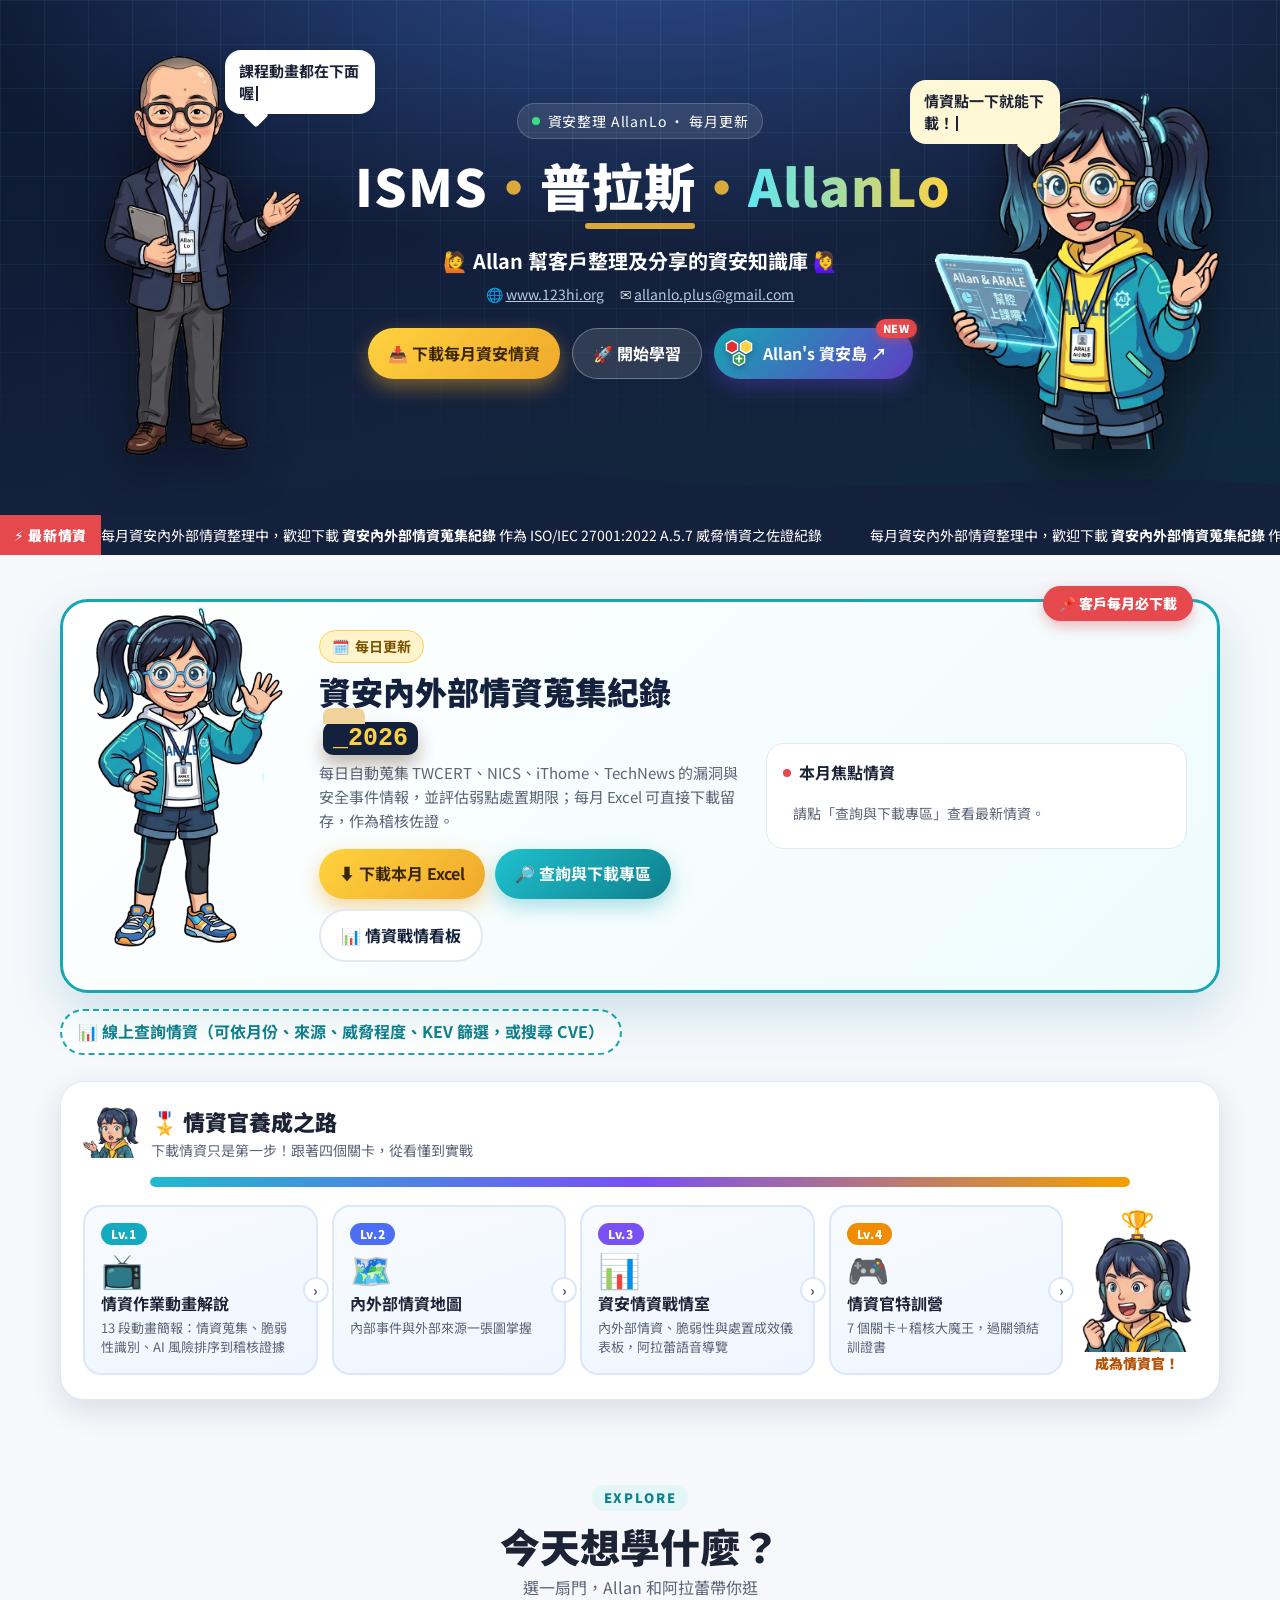
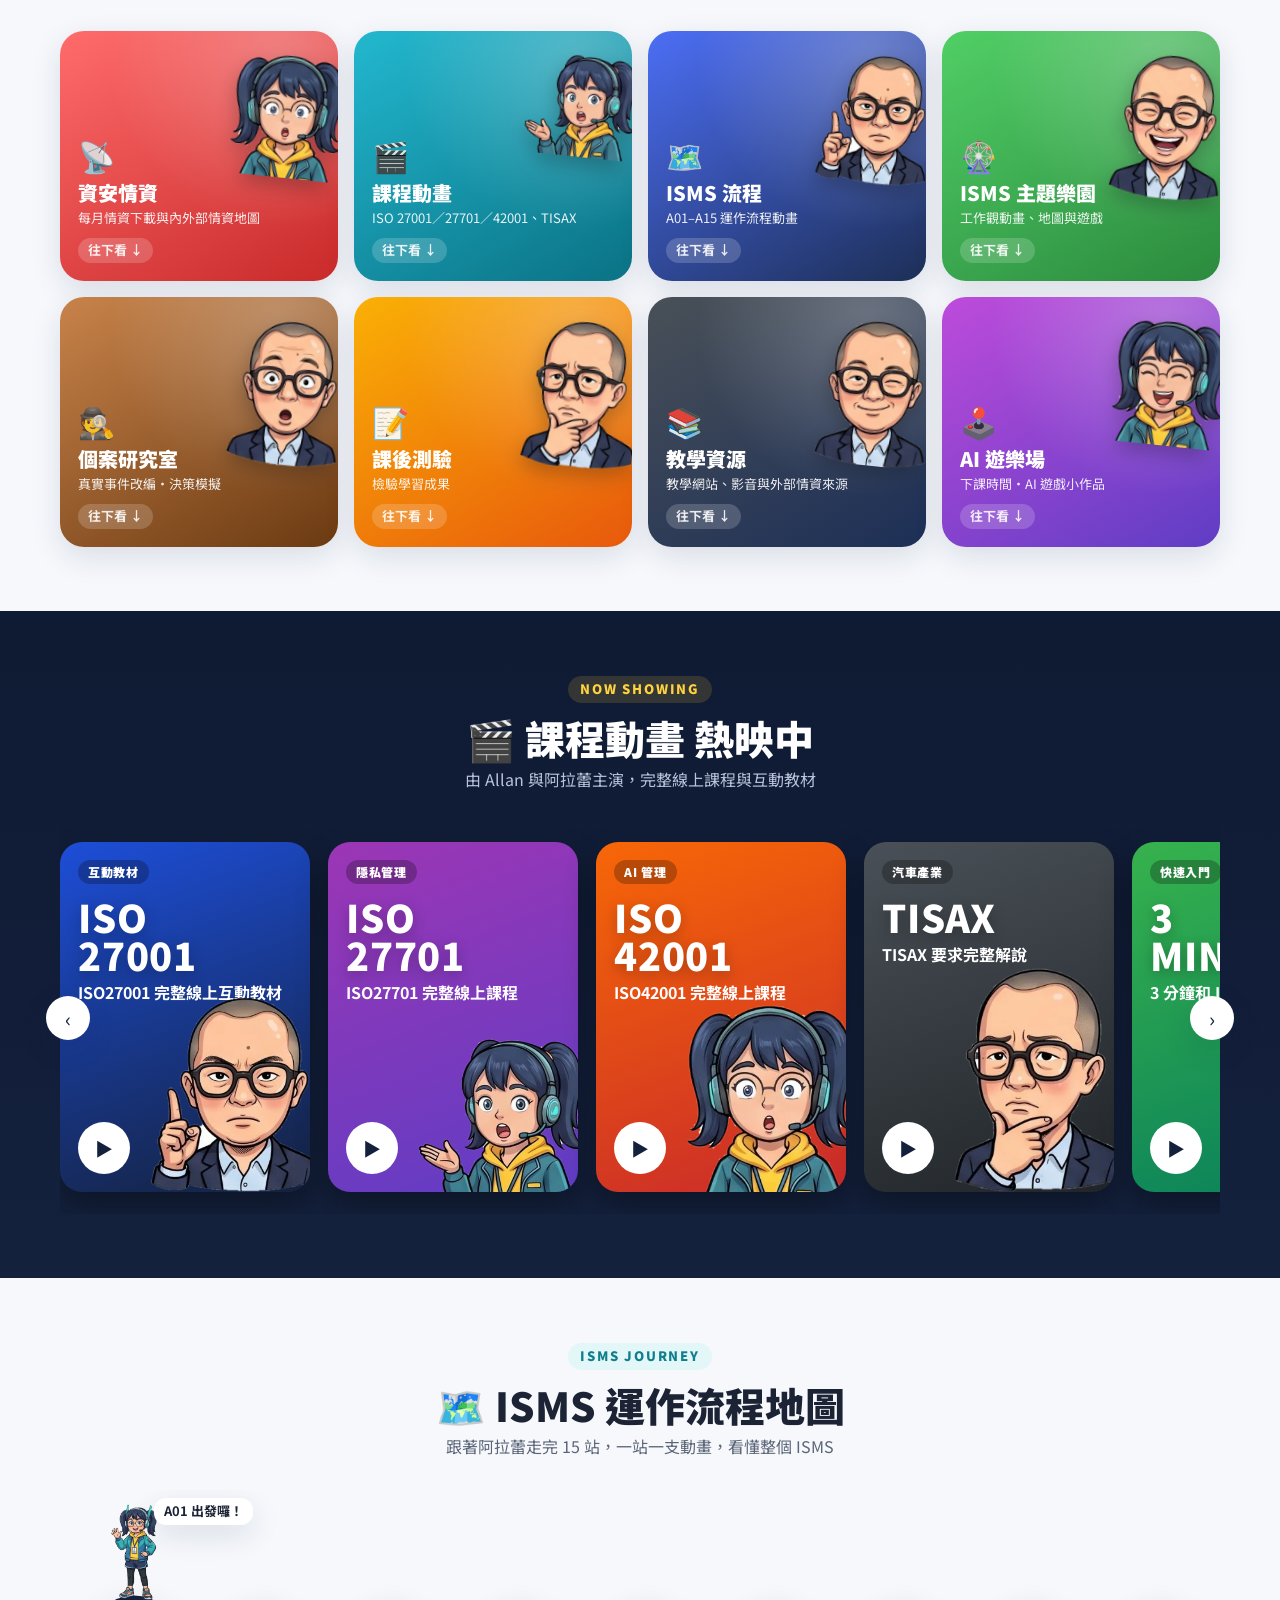
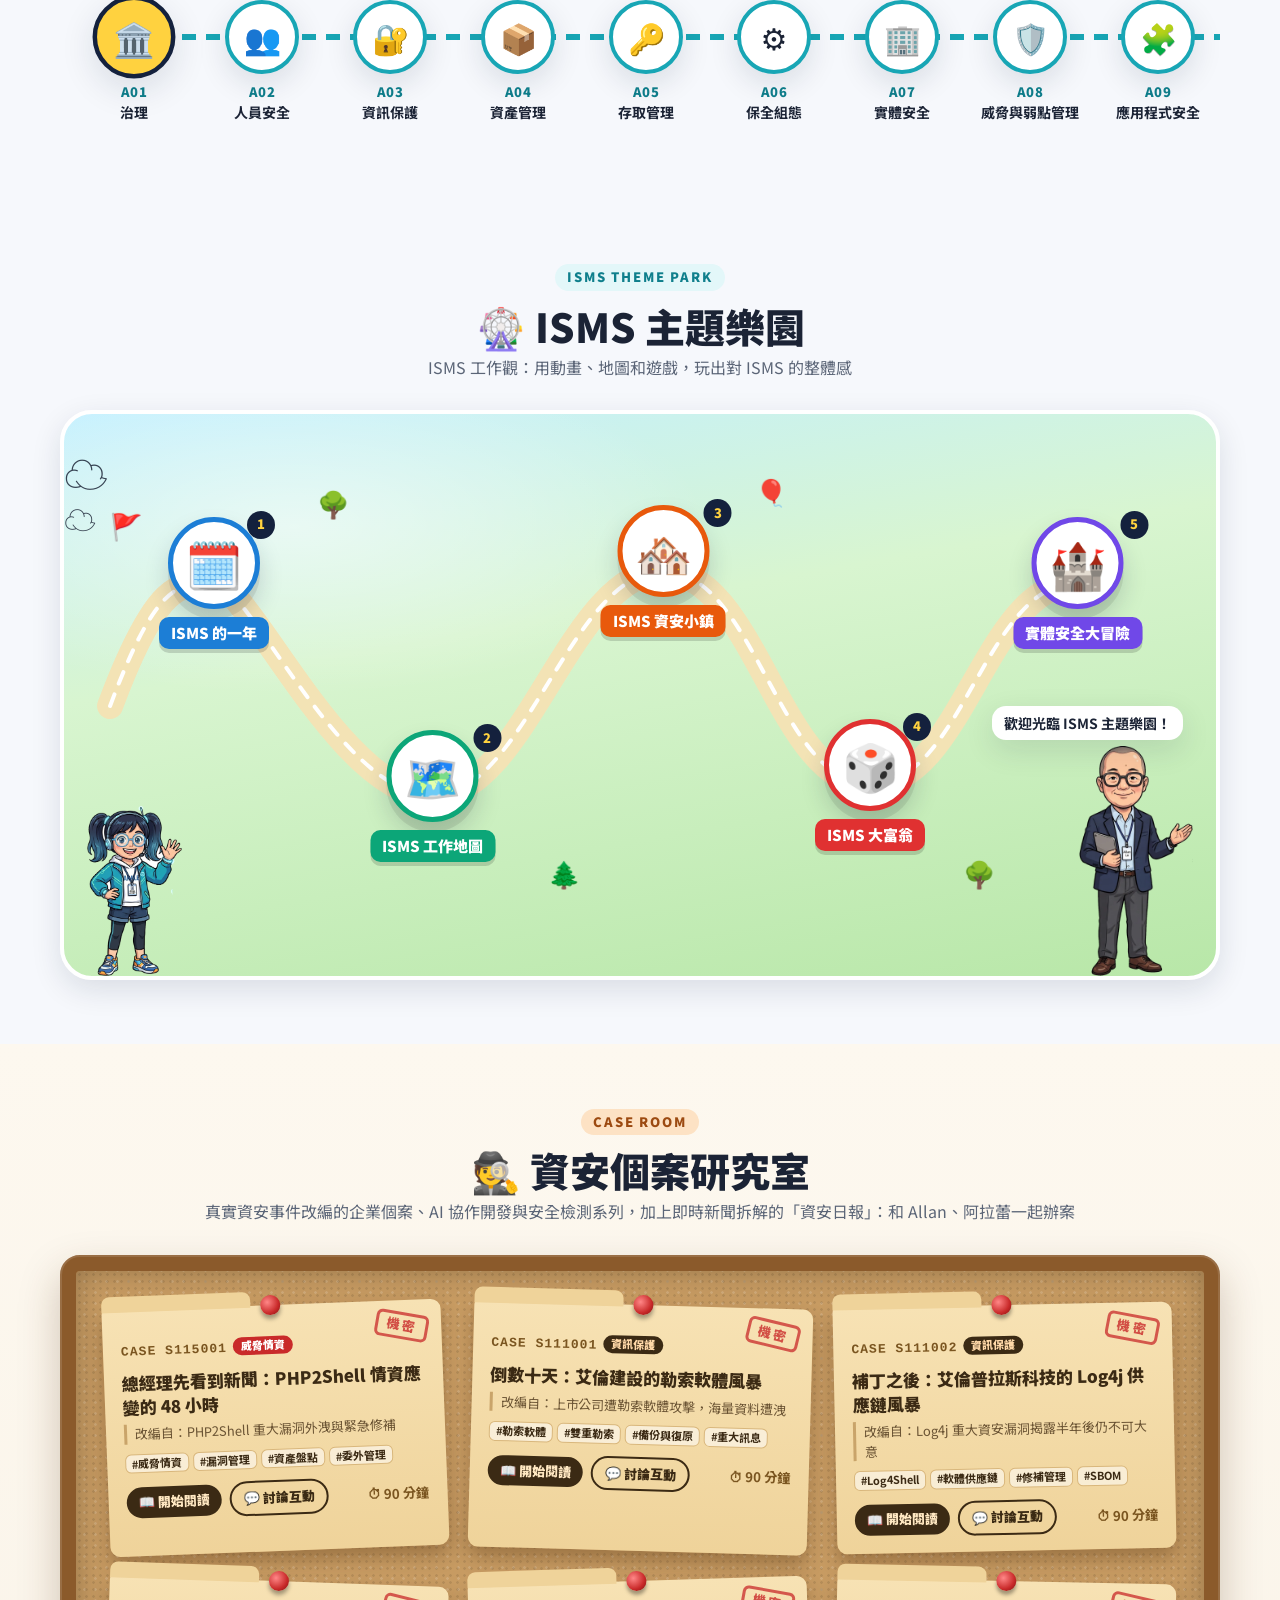
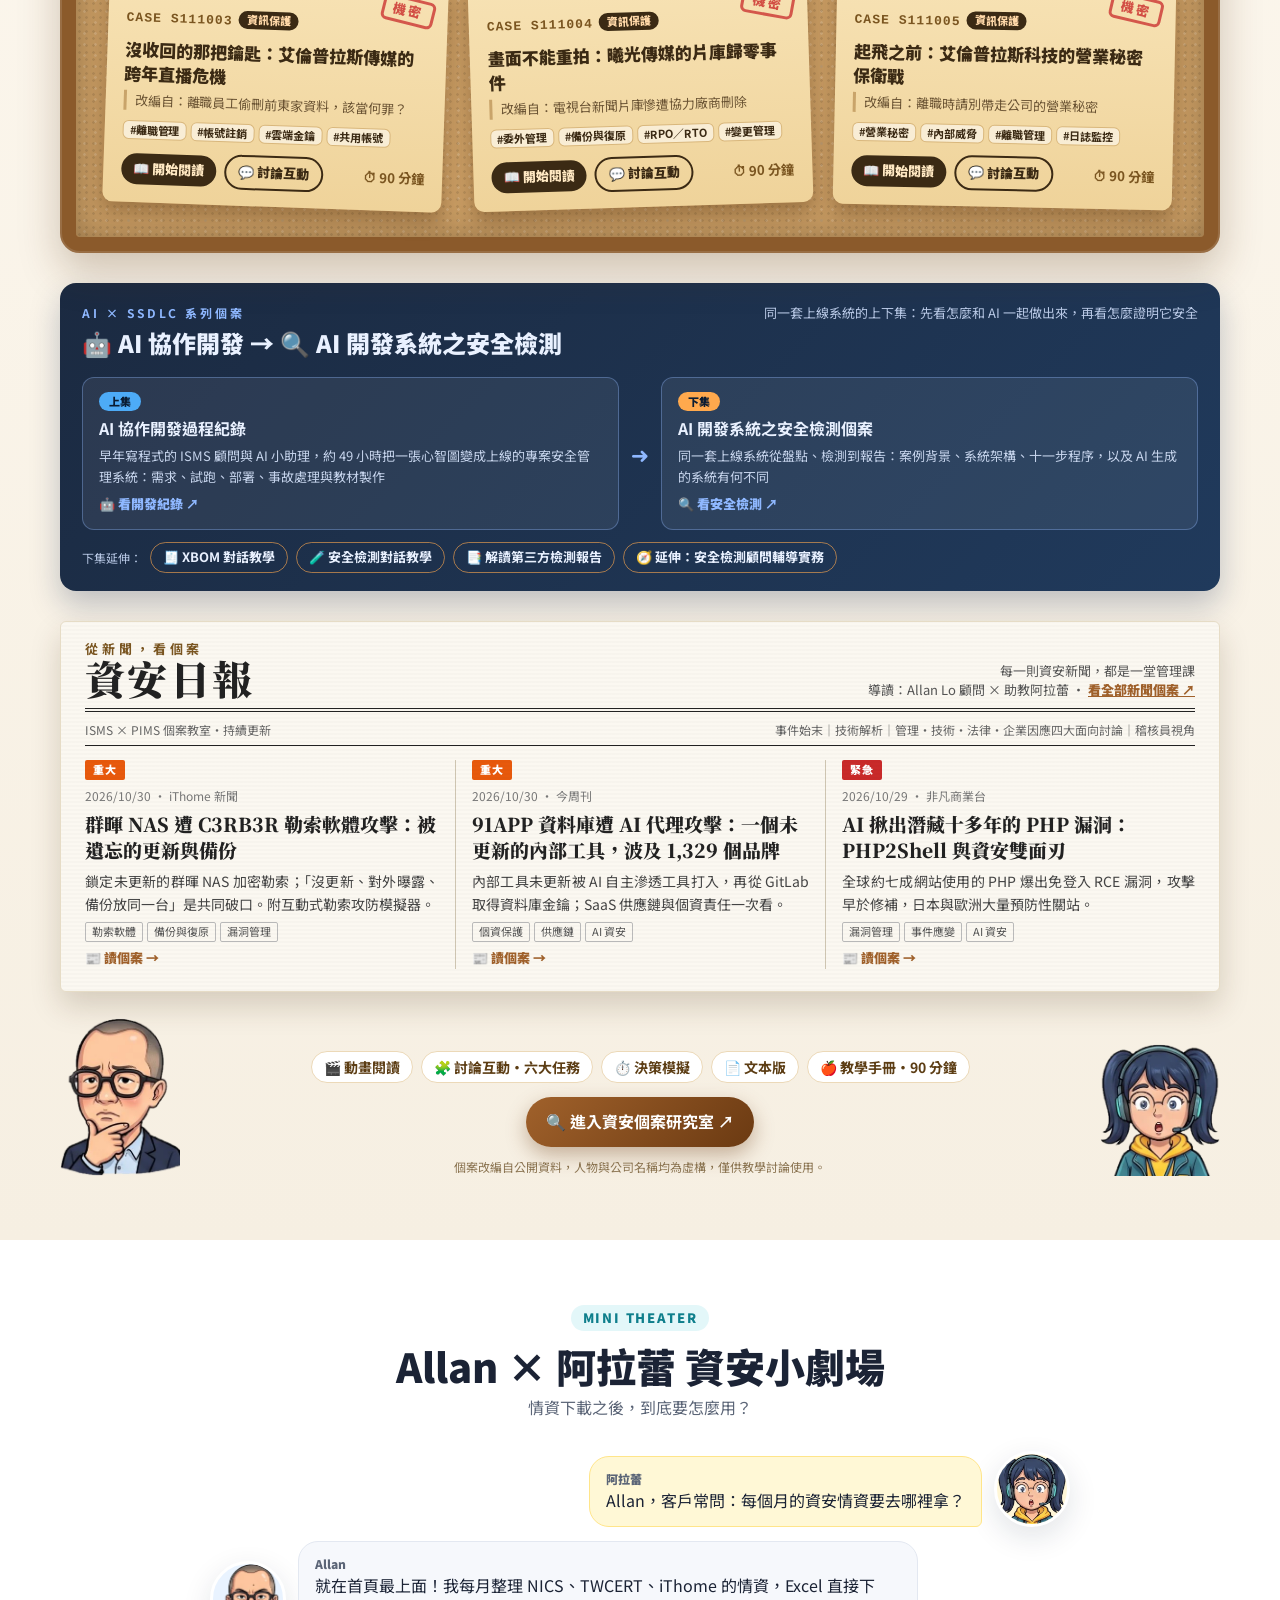
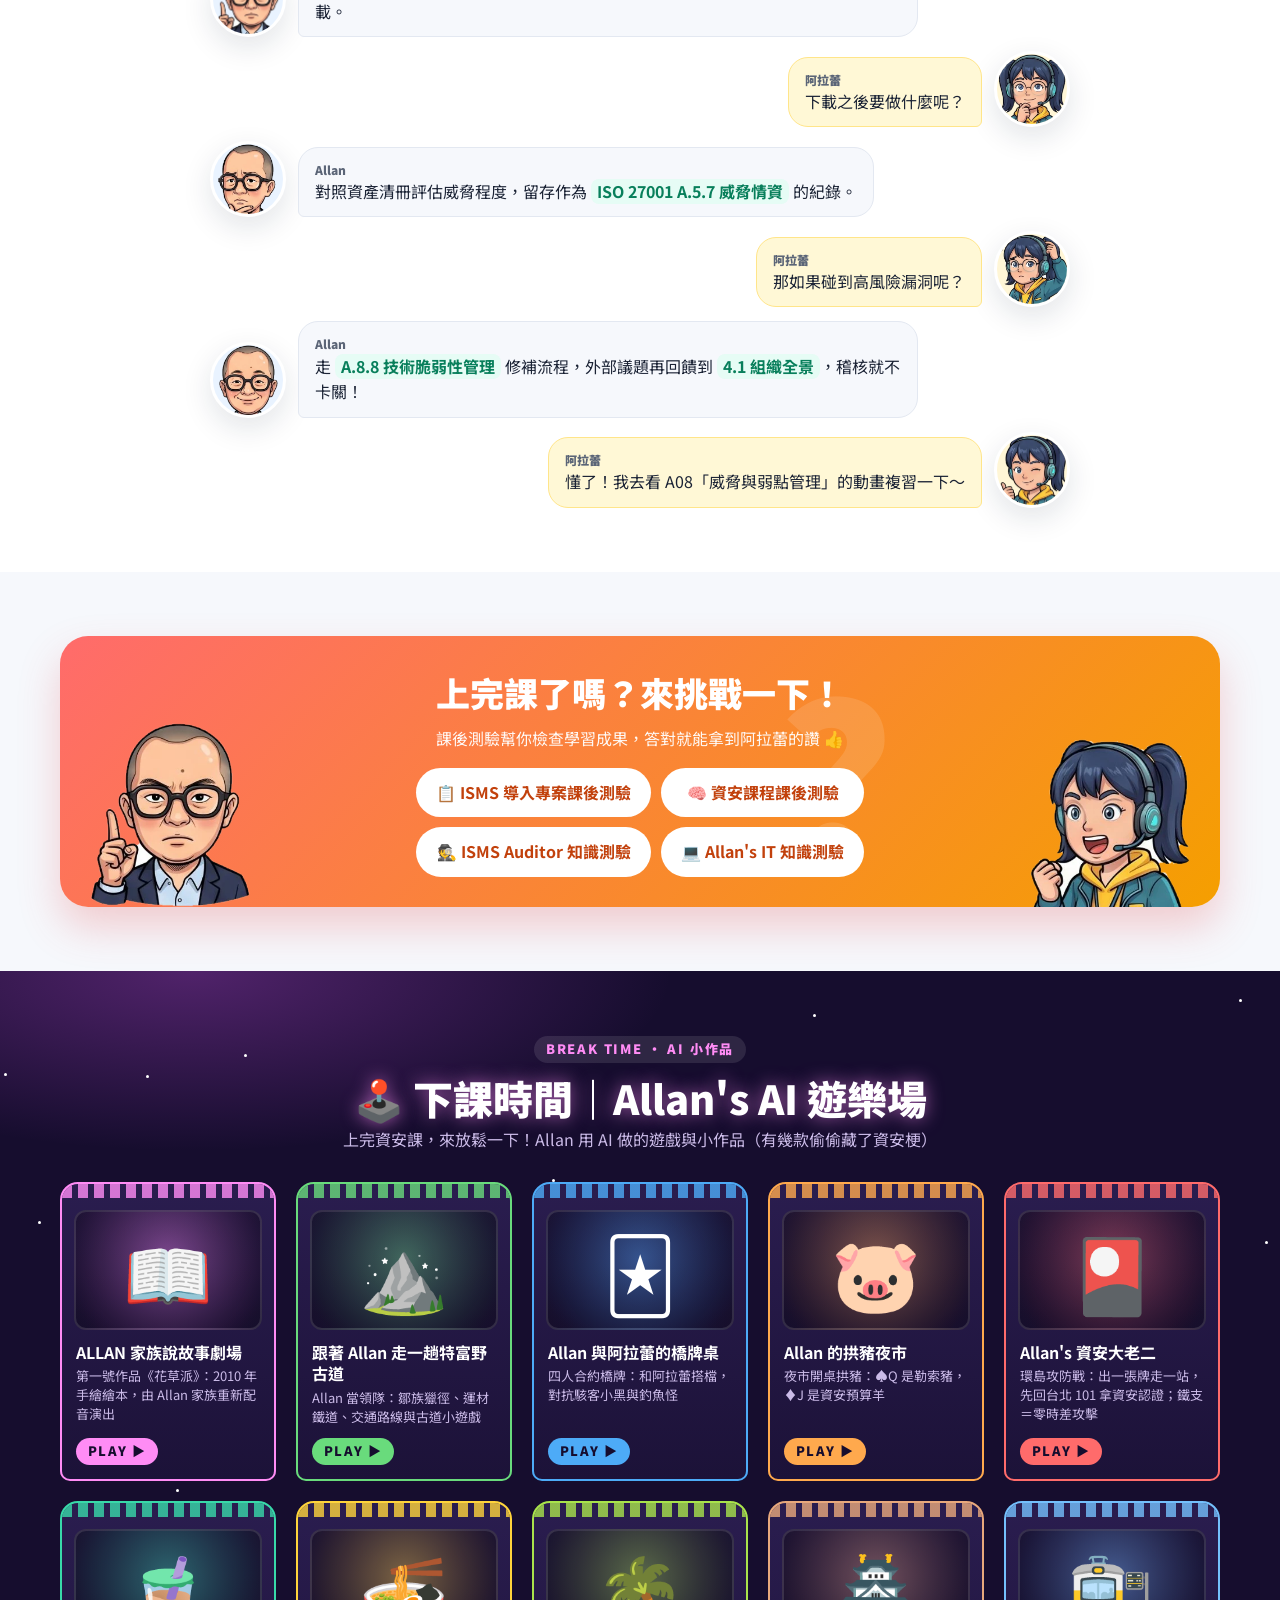
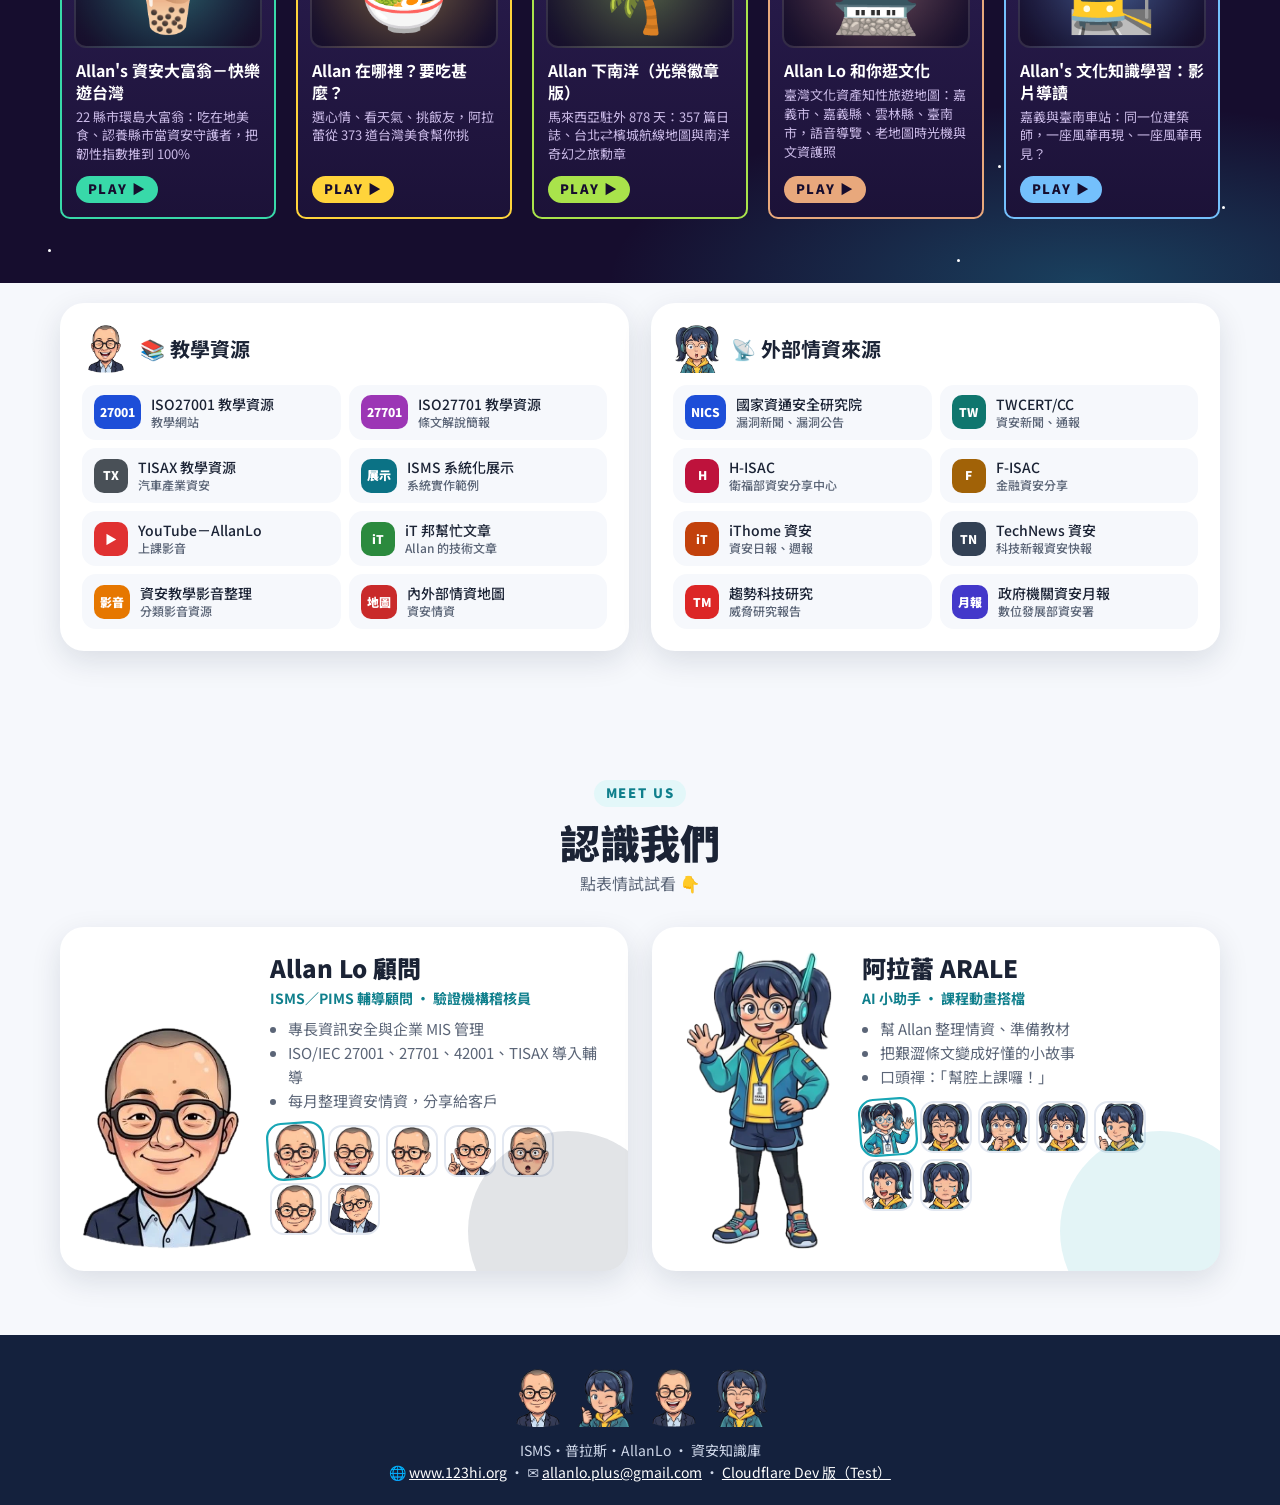
<file: index.html>
<!doctype html>
<html lang="zh-Hant-TW">
<head>
<meta charset="utf-8">
<meta name="viewport" content="width=device-width, initial-scale=1">
<title>ISMS·普拉斯·AllanLo</title>
<meta name="description" content="Allan 幫客戶整理及分享的資安知識庫：每月資安內外部情資、課程動畫、課後測驗與教學資源。">
<base target="_blank">
<link rel="preconnect" href="https://fonts.googleapis.com">
<link rel="preconnect" href="https://fonts.gstatic.com" crossorigin>
<link href="https://fonts.googleapis.com/css2?family=Noto+Sans+TC:wght@400;500;700;900&family=Noto+Serif+TC:wght@700;900&display=swap" rel="stylesheet">
<style>
:root{
  --navy:#14213d; --navy-2:#1d2f57; --ink:#1b2335; --muted:#5b6577;
  --teal:#18a6b5; --teal-2:#0f7f8c; --cyan:#5ee6f2; --gold:#d9a93b; --yellow:#ffd23f;
  --paper:#f6f8fc; --line:#e3e8f1; --red:#e5484d; --amber:#f59f00;
  --radius:20px; --shadow:0 10px 30px rgba(20,33,61,.12);
}
*{box-sizing:border-box}
html{scroll-behavior:smooth}
body{margin:0;background:var(--paper);color:var(--ink);font-family:"Noto Sans TC",system-ui,-apple-system,"Microsoft JhengHei",sans-serif;line-height:1.6;overflow-x:hidden}
img{max-width:100%;display:block}
a{color:inherit}
button{font-family:inherit}
.wrap{max-width:1200px;margin:0 auto;padding:0 20px}
section{padding:64px 0}
.sec-head{text-align:center;margin-bottom:30px}
.sec-head .eyebrow{display:inline-block;font-weight:900;font-size:13px;letter-spacing:.14em;color:var(--teal-2);background:#e3f7f9;padding:3px 12px;border-radius:999px}
.sec-head h2{margin:10px 0 4px;font-size:clamp(26px,3.4vw,40px);font-weight:900;line-height:1.25}
.sec-head p{margin:0;color:var(--muted)}

/* ============ HERO ============ */
.hero{position:relative;overflow:hidden;color:#fff;padding:56px 0 0;background:radial-gradient(1200px 500px at 50% -10%,#2b4a8a 0%,transparent 60%),linear-gradient(160deg,#0d1730 0%,#14213d 55%,#0e2a3a 100%)}
.grid-bg{position:absolute;inset:0;background-image:linear-gradient(rgba(94,230,242,.08) 1px,transparent 1px),linear-gradient(90deg,rgba(94,230,242,.08) 1px,transparent 1px);background-size:44px 44px;mask-image:linear-gradient(to bottom,#000 30%,transparent 95%);animation:gridmove 18s linear infinite}
@keyframes gridmove{to{background-position:44px 44px,44px 44px}}
.floaties span{position:absolute;font-size:22px;opacity:.35;animation:drift linear infinite}
@keyframes drift{0%{transform:translateY(40px) rotate(0)}100%{transform:translateY(-520px) rotate(200deg);opacity:0}}
.hero-inner{position:relative;display:grid;grid-template-columns:1fr minmax(0,2fr) 1fr;align-items:end;gap:10px}
.hero-title{text-align:center;align-self:center;padding:10px 0 40px}
.kicker{display:inline-flex;align-items:center;gap:8px;background:rgba(255,255,255,.1);border:1px solid rgba(255,255,255,.18);padding:6px 14px;border-radius:999px;font-size:14px;letter-spacing:.06em}
.kicker .dot{width:8px;height:8px;border-radius:50%;background:#3ddc84;box-shadow:0 0 0 0 rgba(61,220,132,.7);animation:ping 1.8s infinite}
@keyframes ping{70%{box-shadow:0 0 0 10px rgba(61,220,132,0)}100%{box-shadow:0 0 0 0 rgba(61,220,132,0)}}
h1{white-space:nowrap;font-size:clamp(30px,4vw,58px);line-height:1.1;margin:18px 0 10px;font-weight:900;letter-spacing:.02em}
h1 .dot{color:var(--gold)}
h1 .yr{background:linear-gradient(90deg,var(--cyan),var(--yellow),var(--cyan));background-size:200% auto;-webkit-background-clip:text;background-clip:text;color:transparent;animation:shine 4s linear infinite}
@keyframes shine{to{background-position:200% center}}
.bar{width:110px;height:6px;border-radius:6px;background:var(--gold);margin:6px auto 16px}
.sub{font-size:clamp(16px,2vw,20px);font-weight:700;margin:0 0 6px}
.contact{font-size:14px;opacity:.85;display:flex;gap:16px;justify-content:center;flex-wrap:wrap}
.contact a{color:#cfe9ff}
.hero-cta{margin-top:22px;display:flex;gap:12px;justify-content:center;flex-wrap:wrap}
.char{position:relative;display:flex;justify-content:center;cursor:pointer;-webkit-tap-highlight-color:transparent}
.char img{filter:drop-shadow(0 18px 24px rgba(0,0,0,.45));transform-origin:bottom center}
.char.allan img{width:auto;height:min(400px,58vh);max-width:100%;object-fit:contain;animation:sway 5s ease-in-out infinite}
.char.arale img{width:auto;height:min(370px,54vh);max-width:100%;object-fit:contain;animation:hop 3.2s ease-in-out infinite}
@keyframes sway{0%,100%{transform:rotate(0) translateY(0)}50%{transform:rotate(1.5deg) translateY(-6px)}}
@keyframes hop{0%,100%{transform:translateY(0)}20%{transform:translateY(-14px) rotate(-1deg)}40%{transform:translateY(0)}}
.bubble{position:absolute;top:-6px;background:#fff;color:var(--ink);font-weight:700;font-size:15px;padding:10px 14px;border-radius:16px;box-shadow:var(--shadow);min-width:150px;max-width:220px;z-index:2;line-height:1.45}
.bubble::after{content:"";position:absolute;bottom:-10px;width:18px;height:18px;background:#fff;transform:rotate(45deg);border-radius:3px}
.allan .bubble{left:58%}.allan .bubble::after{left:22px}
.arale .bubble{right:56%;background:#fff8d6}.arale .bubble::after{right:22px;background:#fff8d6}
.caret{display:inline-block;width:2px;height:1em;background:currentColor;vertical-align:-2px;margin-left:2px;animation:blink 1s steps(1) infinite}
@keyframes blink{50%{opacity:0}}
.hero-wave{display:block;width:100%;height:60px;margin-top:-1px}

/* ============ BUTTONS ============ */
.btn{display:inline-flex;align-items:center;gap:8px;padding:12px 20px;border-radius:999px;font-weight:700;text-decoration:none;border:0;cursor:pointer;font-size:16px;transition:transform .15s ease,box-shadow .15s ease}
.btn:hover{transform:translateY(-2px)}
.btn-gold{background:linear-gradient(135deg,#ffd23f,#f0a92b);color:#3a2600;box-shadow:0 8px 20px rgba(240,169,43,.45)}
.btn-ghost{background:rgba(255,255,255,.12);color:#fff;border:1px solid rgba(255,255,255,.3)}
.btn-teal{background:linear-gradient(135deg,#1fc1cf,#0f7f8c);color:#fff;box-shadow:0 8px 20px rgba(24,166,181,.35)}
.btn-white{background:#fff;color:var(--navy);border:2px solid var(--line)}
.pulse{animation:pulse 2.4s ease-in-out infinite}
@keyframes pulse{0%,100%{box-shadow:0 8px 20px rgba(240,169,43,.45),0 0 0 0 rgba(255,210,63,.6)}50%{box-shadow:0 8px 20px rgba(240,169,43,.45),0 0 0 12px rgba(255,210,63,0)}}
.btn-island{position:relative;padding:7px 18px 7px 9px;background:linear-gradient(135deg,#18a6b5,#5f3dc4);color:#fff;box-shadow:0 8px 20px rgba(95,61,196,.4)}
.btn-island svg{width:32px;height:32px;flex:none;filter:drop-shadow(0 2px 3px rgba(0,0,0,.3));animation:hop 3s ease-in-out infinite}
.btn-island .new{position:absolute;top:-9px;right:-4px;background:var(--red);color:#fff;font-size:11px;font-weight:900;letter-spacing:.06em;padding:1px 7px;border-radius:999px;box-shadow:0 3px 8px rgba(229,72,77,.45)}

/* ============ TICKER ============ */
.ticker{background:var(--navy);color:#fff;display:flex;align-items:center;overflow:hidden;font-size:14px}
.ticker .tag{flex:none;background:var(--red);padding:9px 14px;font-weight:900;letter-spacing:.05em;position:relative;z-index:1}
.ticker .track{display:flex;gap:48px;white-space:nowrap;padding:9px 0;animation:marquee 80s linear infinite}
.ticker:hover .track{animation-play-state:paused}
.ticker a{text-decoration:none;opacity:.92}.ticker a:hover{text-decoration:underline;opacity:1}
.ticker .tsrc{color:var(--yellow);font-weight:700;margin-right:6px}
@keyframes marquee{from{transform:translateX(0)}to{transform:translateX(-50%)}}

/* ============ INTEL BANNER ============ */
.intel{padding:44px 0 20px}
.intel-card{position:relative;display:grid;grid-template-columns:200px 1fr 1fr;gap:26px;align-items:center;background:linear-gradient(135deg,#fff 0%,#eefbfd 100%);border:3px solid var(--teal);border-radius:28px;box-shadow:0 20px 50px rgba(15,127,140,.18);padding:28px 30px}
.intel-card .ribbon{position:absolute;top:-16px;right:24px;background:var(--red);color:#fff;font-weight:900;padding:6px 16px;border-radius:999px;font-size:14px;box-shadow:0 6px 14px rgba(229,72,77,.35);animation:wiggle 3s ease-in-out infinite}
@keyframes wiggle{0%,90%,100%{transform:rotate(0)}93%{transform:rotate(-4deg)}96%{transform:rotate(4deg)}}
.intel-card .mascot{width:190px;margin:-70px 0 -30px;animation:hop 3.2s ease-in-out infinite}
.month-pill{display:inline-flex;align-items:center;gap:6px;background:#fff4cc;color:#7a5300;border:1px solid #ffd23f;padding:4px 12px;border-radius:999px;font-weight:700;font-size:14px}
.intel-card h2{margin:8px 0 6px;font-size:clamp(22px,2.6vw,32px);font-weight:900;color:var(--navy);line-height:1.25}
.intel-card h2 .file{display:inline-block;background:var(--navy);color:var(--yellow);padding:1px 10px;border-radius:10px;font-family:ui-monospace,Consolas,monospace;font-size:.78em;margin-left:4px}
.intel-card .lead{color:var(--muted);margin:0 0 16px;font-size:15px}
.intel-actions{display:flex;gap:10px;flex-wrap:wrap}
.intel-actions .btn[hidden],.month-pill[hidden]{display:none}
.month-pill.hot{background:#ffe3e3;border-color:#ffa8a8;color:#c92a2a;margin-top:4px}
.focus .bd{display:inline-block;font-size:11px;font-weight:900;border-radius:4px;padding:0 5px;margin-left:4px;background:#ffe3e3;color:#c92a2a}
.focus .bd.kev{background:#c92a2a;color:#fff}
.focus{background:#fff;border:1px solid var(--line);border-radius:18px;padding:16px}
.focus h3{margin:0 0 8px;font-size:16px;display:flex;align-items:center;gap:8px}
.focus h3 .live{width:8px;height:8px;border-radius:50%;background:var(--red);animation:ping 1.8s infinite;box-shadow:0 0 0 0 rgba(229,72,77,.6)}
.focus a{display:block;padding:8px 10px;border-radius:10px;text-decoration:none;font-size:14px;line-height:1.45;transition:background .15s ease}
.focus a:hover{background:#e7f8fa}
.focus a small{display:block;color:var(--muted);font-size:12px}
.focus .ph{color:var(--muted);font-size:14px;padding:8px 10px}
.viewer{margin-top:16px}
.viewer summary{list-style:none;cursor:pointer;display:inline-flex;align-items:center;gap:8px;font-weight:700;color:var(--teal-2);padding:8px 16px;border-radius:999px;background:#fff;border:2px dashed var(--teal)}
.viewer summary::-webkit-details-marker{display:none}
.viewer[open] summary{border-style:solid}
.viewer iframe{display:block;width:100%;height:760px;border:0;margin-top:14px;border-radius:16px;background:#fff;box-shadow:var(--shadow)}

/* ============ PORTALS ============ */
.portals{display:grid;grid-template-columns:repeat(4,1fr);gap:16px}
.portal{position:relative;display:flex;flex-direction:column;justify-content:flex-end;min-height:250px;padding:18px;border-radius:24px;color:#fff;text-decoration:none;overflow:hidden;background:var(--bg);box-shadow:var(--shadow);transition:transform .25s cubic-bezier(.2,.8,.2,1)}
.portal::before{content:"";position:absolute;inset:0;background:radial-gradient(circle at 80% 10%,rgba(255,255,255,.25),transparent 55%)}
.portal img{position:absolute;right:-6px;top:8px;width:112px;transform:translateY(16px) rotate(6deg);transition:transform .3s cubic-bezier(.2,.8,.2,1);filter:drop-shadow(0 8px 10px rgba(0,0,0,.25))}
.portal:hover{transform:translateY(-8px)}
.portal:hover img{transform:translateY(-6px) rotate(-4deg) scale(1.08)}
.portal .emo{position:relative;font-size:30px}
.portal b{position:relative;font-size:20px;font-weight:900}
.portal span{position:relative;font-size:13px;opacity:.9;line-height:1.45}
.portal .go{position:relative;margin-top:10px;font-size:13px;font-weight:700;background:rgba(255,255,255,.2);border-radius:999px;padding:3px 10px;align-self:flex-start}

/* ============ COURSES (posters) ============ */
.courses{background:linear-gradient(180deg,#0f1a33,#14213d);color:#fff}
.courses .sec-head .eyebrow{background:rgba(255,210,63,.15);color:var(--yellow)}
.courses .sec-head p{color:#b9c4dc}
.rail-wrap{position:relative}
.rail{display:grid;grid-auto-flow:column;grid-auto-columns:250px;gap:18px;overflow-x:auto;scroll-snap-type:x mandatory;padding:20px 4px 22px;scrollbar-width:thin;scrollbar-color:#3b4f7a transparent}
.poster{position:relative;scroll-snap-align:start;height:350px;border-radius:22px;overflow:hidden;text-decoration:none;color:#fff;background:var(--bg);box-shadow:0 14px 30px rgba(0,0,0,.35);display:flex;flex-direction:column;padding:18px;transition:transform .25s ease}
.poster:hover{transform:translateY(-8px) rotate(-.6deg)}
.poster .badge{align-self:flex-start;font-size:12px;font-weight:900;background:rgba(0,0,0,.25);padding:2px 10px;border-radius:999px;letter-spacing:.06em}
.poster .big{font-size:38px;font-weight:900;line-height:1;margin-top:14px;letter-spacing:.02em;text-shadow:0 4px 14px rgba(0,0,0,.25)}
.poster .name{font-weight:700;margin-top:8px;font-size:16px;line-height:1.35}
.poster img{position:absolute;right:-10px;bottom:0;width:170px;transition:transform .3s ease}
.poster:hover img{transform:scale(1.06) translateY(-4px)}
.poster .play{position:absolute;left:18px;bottom:18px;width:52px;height:52px;border-radius:50%;background:#fff;color:var(--navy);display:grid;place-items:center;font-size:18px;box-shadow:0 0 0 0 rgba(255,255,255,.6);animation:playping 2.4s infinite}
@keyframes playping{70%{box-shadow:0 0 0 14px rgba(255,255,255,0)}100%{box-shadow:0 0 0 0 rgba(255,255,255,0)}}
.rail-btn{position:absolute;top:50%;transform:translateY(-50%);width:44px;height:44px;border-radius:50%;border:0;background:#fff;color:var(--navy);font-size:20px;cursor:pointer;box-shadow:var(--shadow);z-index:2}
.rail-btn.l{left:-14px}.rail-btn.r{right:-14px}

/* ============ JOURNEY (A01–A15) ============ */
.journey{position:relative;overflow-x:auto;padding:110px 10px 14px;scrollbar-width:thin}
.road{position:relative;display:grid;grid-template-columns:repeat(15,128px);gap:0;min-width:max-content}
.road::before{content:"";position:absolute;left:64px;right:64px;top:34px;height:6px;border-radius:6px;background:repeating-linear-gradient(90deg,var(--teal) 0 14px,transparent 14px 24px);animation:dash 1.2s linear infinite}
@keyframes dash{to{background-position:24px 0}}
.st{position:relative;display:flex;flex-direction:column;align-items:center;text-align:center;text-decoration:none;padding:0 6px}
.st .node{width:74px;height:74px;border-radius:50%;background:#fff;border:4px solid var(--teal);display:grid;place-items:center;font-size:30px;box-shadow:var(--shadow);transition:transform .2s ease,background .2s ease,border-color .2s ease;position:relative;z-index:1}
.st small{margin-top:8px;font-weight:900;color:var(--teal-2);font-size:13px;letter-spacing:.05em}
.st b{font-size:14px;line-height:1.3}
.st.on .node,.st:hover .node{transform:scale(1.12);background:var(--yellow);border-color:var(--navy)}
.walker{position:absolute;top:-96px;left:0;width:128px;display:flex;justify-content:center;transition:transform .6s cubic-bezier(.4,1.4,.5,1);pointer-events:none;z-index:2}
.walker img{height:96px;width:auto;animation:hop 1.2s ease-in-out infinite}
.walker .say{position:absolute;top:-6px;left:84px;white-space:nowrap;background:#fff;border-radius:12px;padding:3px 10px;font-size:13px;font-weight:700;box-shadow:var(--shadow)}

/* ============ 情資官養成之路 ============ */
.lvup{margin-top:26px;background:#fff;border-radius:24px;box-shadow:var(--shadow);padding:22px 22px 24px;border:1px solid var(--line)}
.lvup-head{display:flex;align-items:center;gap:12px;margin-bottom:16px}
.lvup-head img{width:56px;height:56px;object-fit:contain}
.lvup-head h3{margin:0;font-size:22px;font-weight:900}
.lvup-head p{margin:0;color:var(--muted);font-size:14px}
.xp{position:relative;height:10px;border-radius:10px;background:#e9eef6;margin:0 6% 18px;overflow:hidden}
.xp i{position:absolute;inset:0 auto 0 0;width:0;background:linear-gradient(90deg,#22b8cf,#7950f2,#f59f00);border-radius:10px;transition:width 2.2s cubic-bezier(.2,.8,.2,1)}
.lvup.in .xp i{width:100%}
.lvs{display:grid;grid-template-columns:repeat(4,1fr) 120px;gap:14px;align-items:stretch}
.lv{position:relative;display:flex;flex-direction:column;gap:4px;padding:16px;border-radius:18px;text-decoration:none;background:linear-gradient(160deg,#f8fbff,#eef6ff);border:2px solid #dbe7fb;transition:transform .2s ease,box-shadow .2s ease,border-color .2s ease;opacity:0;transform:translateY(14px)}
.lvup.in .lv{opacity:1;transform:none;transition:opacity .5s ease var(--d),transform .5s cubic-bezier(.2,1.4,.4,1) var(--d)}
.lvup.in .lv:hover{transform:translateY(-6px);box-shadow:var(--shadow);border-color:var(--c);transition-delay:0s}
.lv .badge{align-self:flex-start;font-size:12px;font-weight:900;color:#fff;background:var(--c);padding:1px 10px;border-radius:999px;letter-spacing:.06em}
.lv .ic{font-size:34px;line-height:1.2}
.lv b{font-size:16px;line-height:1.35}
.lv small{color:var(--muted);font-size:13px;line-height:1.45}
.lv::after{content:"›";position:absolute;right:-13px;top:50%;transform:translateY(-50%);width:22px;height:22px;border-radius:50%;background:#fff;border:2px solid #dbe7fb;color:var(--muted);display:grid;place-items:center;font-weight:900;z-index:1;font-size:14px;line-height:1}
.trophy{display:flex;flex-direction:column;align-items:center;justify-content:flex-end;text-align:center;font-weight:900;font-size:14px;color:#b45309}
.trophy img{width:110px;animation:hop 2.6s ease-in-out infinite}
.trophy span{font-size:28px;line-height:1}

/* ============ ISMS 主題樂園 ============ */
.park-map{position:relative;aspect-ratio:1100/540;border-radius:32px;overflow:hidden;background:radial-gradient(60% 50% at 20% 20%,rgba(255,255,255,.55),transparent 60%),linear-gradient(170deg,#c3f0ff 0%,#d8f5d0 38%,#b8e7a8 100%);box-shadow:var(--shadow);border:4px solid #fff}
.park-map .road{position:absolute;inset:0;width:100%;height:100%}
.park-map .road path{fill:none;stroke-linecap:round;vector-effect:non-scaling-stroke}
.park-map .road .base{stroke:#f3e3b5;stroke-width:26}
.park-map .road .dash{stroke:#fff;stroke-width:4;stroke-dasharray:12 12;animation:roaddash 1.4s linear infinite}
@keyframes roaddash{to{stroke-dashoffset:-24}}
.cloud{position:absolute;font-size:44px;opacity:.85;animation:cloud linear infinite;pointer-events:none}
@keyframes cloud{from{transform:translateX(-120px)}to{transform:translateX(1300px)}}
.deco{position:absolute;font-size:26px;pointer-events:none}
.pin{position:absolute;transform:translate(-50%,-50%);display:flex;flex-direction:column;align-items:center;text-decoration:none;z-index:2}
.pin .bld{width:92px;height:92px;border-radius:50%;display:grid;place-items:center;font-size:46px;background:#fff;border:5px solid var(--c);box-shadow:0 10px 0 rgba(0,0,0,.08),0 14px 24px rgba(20,33,61,.18);animation:bob 3s ease-in-out infinite;animation-delay:var(--d);transition:transform .2s ease}
@keyframes bob{0%,100%{transform:translateY(0)}50%{transform:translateY(-8px)}}
.pin .sign{margin-top:8px;background:var(--c);color:#fff;font-weight:900;font-size:15px;padding:4px 12px;border-radius:10px;white-space:nowrap;box-shadow:0 4px 0 rgba(0,0,0,.15)}
.pin .no{position:absolute;top:-6px;right:-6px;width:28px;height:28px;border-radius:50%;background:var(--navy);color:var(--yellow);font-weight:900;font-size:13px;display:grid;place-items:center;z-index:1}
.pin .tip{position:absolute;bottom:calc(100% + 10px);left:50%;width:220px;transform:translate(-50%,8px) scale(.95);opacity:0;pointer-events:none;background:#fff;border-radius:16px;padding:12px 14px;box-shadow:var(--shadow);font-size:14px;color:var(--ink);transition:opacity .2s ease,transform .2s ease;text-align:left}
.pin .tip b{display:block;color:var(--c)}
.pin .tip em{display:inline-block;margin-top:6px;font-style:normal;font-weight:900;color:var(--c)}
.pin:hover .bld,.pin:focus-visible .bld{transform:scale(1.12) rotate(-4deg);animation-play-state:paused}
.pin:hover .tip,.pin:focus-visible .tip{opacity:1;transform:translate(-50%,0) scale(1)}
.guide{position:absolute;right:2%;bottom:0;display:flex;align-items:flex-end;pointer-events:none;z-index:1}
.guide img{height:230px;width:auto;animation:sway 5s ease-in-out infinite}
.guide .gb{position:absolute;right:10px;top:-40px;background:#fff;border-radius:14px;padding:6px 12px;font-weight:700;font-size:14px;white-space:nowrap;box-shadow:var(--shadow)}
.park-kid{position:absolute;left:2%;bottom:0;height:170px;width:auto;animation:hop 2.8s ease-in-out infinite;pointer-events:none;z-index:1}
.park-list{display:none}
@media (max-width:1240px){.guide .gb{display:none}}

.park-list a{display:flex;align-items:center;gap:14px;padding:14px;border-radius:18px;background:#fff;box-shadow:var(--shadow);text-decoration:none;border-left:6px solid var(--c);transition:transform .2s ease}
.park-list a:hover{transform:translateX(4px)}
.park-list .bld{flex:none;width:58px;height:58px;border-radius:50%;display:grid;place-items:center;font-size:30px;background:#f6f8fc;border:3px solid var(--c);animation:bob 3s ease-in-out infinite;animation-delay:var(--d)}
.park-list b{display:block;font-size:16px}.park-list small{color:var(--muted);font-size:13px}
/* ============ AI 遊樂場（下課時間） ============ */
.arcade{position:relative;overflow:hidden;color:#fff;background:radial-gradient(800px 300px at 15% 0%,rgba(190,75,219,.35),transparent 60%),radial-gradient(800px 300px at 85% 100%,rgba(34,184,207,.3),transparent 60%),#160d2e}
.arcade .sec-head .eyebrow{background:rgba(255,255,255,.1);color:#ff8cf5}
.arcade .sec-head h2{text-shadow:0 0 18px rgba(255,140,245,.6)}
.arcade .sec-head p{color:#cbbbe8}
.stars span{position:absolute;width:3px;height:3px;background:#fff;border-radius:50%;animation:twinkle 2.4s ease-in-out infinite}
@keyframes twinkle{50%{opacity:.15}}
.carts{position:relative;display:flex;flex-wrap:wrap;justify-content:center;gap:20px}
.carts .cart{flex:0 1 calc((100% - 80px) / 5)}
.cart{position:relative;display:flex;flex-direction:column;text-decoration:none;color:#fff;border-radius:18px 18px 10px 10px;background:linear-gradient(180deg,#2a1d4f,#1c1238);border:2px solid var(--c);box-shadow:0 0 0 rgba(0,0,0,0);transition:transform .25s cubic-bezier(.2,.8,.2,1),box-shadow .25s ease;overflow:hidden}
.cart::before{content:"";height:14px;background:repeating-linear-gradient(90deg,var(--c) 0 10px,transparent 10px 16px);opacity:.8}
.cart:hover{transform:translateY(-10px) rotate(-1.5deg);box-shadow:0 0 24px var(--c),0 0 4px var(--c) inset}
.cart .scr{margin:12px;border-radius:12px;aspect-ratio:16/7;display:grid;place-items:center;font-size:clamp(48px,6vw,72px);background:radial-gradient(circle at 50% 40%,color-mix(in srgb,var(--c) 40%,transparent),rgba(0,0,0,.35));border:2px solid rgba(255,255,255,.12)}
.cart:hover .scr{animation:wob .5s ease}
@keyframes wob{30%{transform:scale(1.06) rotate(-3deg)}60%{transform:scale(.98) rotate(2deg)}}
.cart b{padding:0 14px;font-size:16px;line-height:1.35}
.cart small{padding:4px 14px 0;color:#cbbbe8;font-size:13px;line-height:1.45;flex:1}
.cart .play2{margin:12px 14px 14px;align-self:flex-start;font-weight:900;font-size:13px;letter-spacing:.1em;color:#160d2e;background:var(--c);padding:3px 12px;border-radius:999px}

/* ============ 資安個案研究室（辦案牆） ============ */
.cases-sec{background:linear-gradient(180deg,#fdf8ef,#f6efe2)}
.cases-sec .sec-head .eyebrow{background:#fde2c4;color:#9c4a11}
.board{position:relative;padding:34px 30px 30px;border-radius:20px;border:16px solid #8b5a2b;box-shadow:inset 0 0 30px rgba(0,0,0,.25),0 18px 40px rgba(80,45,10,.25);background-color:#c79b62;background-image:radial-gradient(rgba(0,0,0,.09) 1px,transparent 1.6px),radial-gradient(rgba(255,255,255,.14) 1px,transparent 1.6px);background-size:7px 7px,11px 11px;background-position:0 0,3px 5px}
.board::before{content:"";position:absolute;inset:-16px;border-radius:20px;pointer-events:none;box-shadow:inset 0 0 0 2px rgba(255,255,255,.12)}
.files{display:grid;grid-template-columns:repeat(3,1fr);gap:30px 26px}
.file{position:relative;padding:26px 18px 16px;background:linear-gradient(180deg,#f7e2b4,#efd39a);border-radius:4px 10px 10px 10px;box-shadow:0 10px 18px rgba(60,30,0,.3);transform:rotate(var(--r));transition:transform .3s cubic-bezier(.2,.8,.2,1),box-shadow .3s ease;color:#3b2a14}
.file::before{content:"";position:absolute;left:0;top:-14px;width:44%;height:16px;background:#efd39a;border-radius:8px 8px 0 0}
.file:hover{transform:rotate(0) translateY(-8px) scale(1.03);box-shadow:0 22px 34px rgba(60,30,0,.35);z-index:2}
.file .tack{position:absolute;top:-10px;left:50%;width:20px;height:20px;border-radius:50%;transform:translateX(-50%);background:radial-gradient(circle at 35% 35%,#ff8787,#c92a2a 60%,#7a1010);box-shadow:0 4px 4px rgba(0,0,0,.35);z-index:1}
.file .no{font-family:ui-monospace,Consolas,monospace;font-weight:900;font-size:13px;letter-spacing:.08em;color:#7a5520}
.file .cat{display:inline-block;margin-left:6px;font-size:11px;font-weight:900;padding:0 8px;border-radius:999px;background:#3b2a14;color:#ffd8a8;vertical-align:1px}
.file .cat.ti{background:#c92a2a;color:#fff}
.file .stamp{position:absolute;top:12px;right:12px;transform:rotate(12deg);border:3px solid rgba(201,42,42,.75);color:rgba(201,42,42,.8);font-weight:900;font-size:13px;padding:0 8px;border-radius:6px;letter-spacing:.2em}
.file h3{margin:8px 0 6px;font-size:17px;line-height:1.4;font-weight:900}
.file .origin{margin:0 0 10px;font-size:13px;line-height:1.5;color:#6b5434;border-left:3px solid #c9a46a;padding-left:8px}
.file .tags{display:flex;flex-wrap:wrap;gap:4px;margin-bottom:12px}
.file .tags span{font-size:11px;font-weight:700;background:rgba(255,255,255,.55);border:1px solid #d9b77c;border-radius:6px;padding:0 6px}
.file .acts{display:flex;gap:8px;align-items:center;flex-wrap:wrap}
.file .acts a{font-size:13px;font-weight:900;text-decoration:none;padding:5px 12px;border-radius:999px;background:#3b2a14;color:#ffe8c2;transition:transform .15s ease}
.file .acts a.alt{background:transparent;color:#3b2a14;border:2px solid #3b2a14}
.file .acts a:hover{transform:translateY(-2px)}
.file .acts small{margin-left:auto;font-weight:700;color:#7a5520}
.case-foot{display:grid;grid-template-columns:120px 1fr 120px;align-items:end;gap:16px;margin-top:26px}
.case-foot img{width:120px;animation:hop 3s ease-in-out infinite}
.case-foot .mid{text-align:center}
.modes{display:flex;flex-wrap:wrap;gap:8px;justify-content:center;margin-bottom:14px}
.modes span{background:#fff;border:1px solid #ecd9b8;border-radius:999px;padding:4px 12px;font-size:14px;font-weight:700;color:#5c3d14}
.case-foot .btn{background:linear-gradient(135deg,#a0612b,#6b3a12);color:#fff;box-shadow:0 8px 20px rgba(107,58,18,.35)}
.case-foot .note{margin:10px 0 0;font-size:12px;color:#8a7350}

/* ============ AI 協作開發系列（上集＋下集） ============ */
.series{margin-top:30px;border-radius:16px;padding:20px 22px 18px;background:linear-gradient(135deg,#1b2a41,#203a5c);color:#e9f1ff;box-shadow:0 14px 30px rgba(20,40,80,.25)}
.series .sh{display:flex;align-items:baseline;justify-content:space-between;gap:10px;flex-wrap:wrap;margin-bottom:14px}
.series .sh h3{margin:0;font-size:clamp(19px,2.4vw,24px);font-weight:900}
.series .sh h3 small{display:block;font-size:12px;letter-spacing:.25em;color:#8fb8ff;font-weight:700;margin-bottom:2px}
.series .sh p{margin:0;font-size:13px;color:#b9c9e6}
.eps{display:grid;grid-template-columns:1fr auto 1fr;gap:12px;align-items:stretch}
.ep{display:flex;flex-direction:column;gap:6px;padding:14px 16px;border-radius:12px;background:rgba(255,255,255,.07);border:1px solid rgba(143,184,255,.35);text-decoration:none;color:inherit;transition:transform .2s ease,background .2s ease}
.ep:hover{transform:translateY(-4px);background:rgba(255,255,255,.12)}
.ep .epn{align-self:flex-start;font-size:11px;font-weight:900;padding:1px 10px;border-radius:999px;background:#4dabf7;color:#0b1d33}
.ep.b .epn{background:#ffa94d}
.ep b{font-size:16px;line-height:1.45}
.ep small{font-size:13px;line-height:1.6;color:#c6d4ec}
.ep .go{margin-top:auto;font-size:13px;font-weight:900;color:#8fb8ff}
.eps .arw{align-self:center;font-size:22px;color:#8fb8ff}
.subs{display:flex;flex-wrap:wrap;gap:8px;margin-top:12px}
.subs a{font-size:13px;font-weight:700;text-decoration:none;color:#e9f1ff;border:1px solid rgba(255,169,77,.6);border-radius:999px;padding:4px 12px;transition:background .15s ease}
.subs a:hover{background:rgba(255,169,77,.18)}
.subs span{font-size:12px;color:#b9c9e6;align-self:center}

/* ============ 從新聞．看個案（資安日報） ============ */
.paper{margin-top:30px;background:#fbf8f1;color:#222;border-radius:6px;padding:20px 24px 22px;box-shadow:0 14px 30px rgba(60,40,10,.18);border:1px solid #e6dcc6;position:relative;transform:rotate(-.3deg)}
.paper::after{content:"";position:absolute;inset:0;pointer-events:none;border-radius:6px;background:repeating-linear-gradient(0deg,rgba(0,0,0,.015) 0 2px,transparent 2px 4px)}
.mast{display:flex;align-items:flex-end;justify-content:space-between;gap:12px;flex-wrap:wrap;border-bottom:4px double #222;padding-bottom:8px;margin-bottom:6px}
.mast h3{margin:0;font-family:"Noto Serif TC",serif;font-weight:900;font-size:clamp(26px,3.6vw,40px);letter-spacing:.06em;line-height:1.1}
.mast h3 small{display:block;font-family:"Noto Sans TC",sans-serif;font-size:13px;letter-spacing:.3em;font-weight:700;color:#7a5520}
.mast .ed{font-size:13px;color:#555;text-align:right;line-height:1.5}
.mast .ed a{font-weight:900;color:#a0612b}
.dateline{display:flex;justify-content:space-between;font-size:12px;color:#666;border-bottom:1px solid #222;padding:2px 0 6px;margin-bottom:14px;flex-wrap:wrap;gap:6px}
.cols{display:grid;grid-template-columns:repeat(3,1fr)}
.clip{position:relative;padding:0 16px;text-decoration:none;color:inherit;display:flex;flex-direction:column;gap:6px;transition:transform .2s ease}
.clip+.clip{border-left:1px solid #cfc6b2}
.clip:first-child{padding-left:0}.clip:last-child{padding-right:0}
.clip:hover{transform:translateY(-4px)}
.clip:hover h4{text-decoration:underline;text-decoration-thickness:2px}
.clip .sev{align-self:flex-start;font-size:11px;font-weight:900;color:#fff;background:#c92a2a;padding:1px 8px;border-radius:2px;letter-spacing:.1em}
.clip .sev.major{background:#e8590c}
.clip .meta{font-size:12px;color:#777}
.clip h4{margin:0;font-family:"Noto Serif TC",serif;font-weight:900;font-size:19px;line-height:1.4}
.clip p{margin:0;font-size:14px;line-height:1.65;color:#444;text-align:justify}
.clip .tp{display:flex;flex-wrap:wrap;gap:4px}
.clip .tp span{font-size:11px;border:1px solid #bbb;padding:0 6px;border-radius:2px;color:#555}
.clip .more{font-size:13px;font-weight:900;color:#a0612b;margin-top:auto}

/* ============ COMIC ============ */
.comic{background:#fff}
.chat{max-width:860px;margin:0 auto;display:flex;flex-direction:column;gap:14px}
.msg{display:flex;align-items:flex-end;gap:12px;opacity:0;transform:translateY(16px) scale(.96);transition:opacity .5s ease,transform .5s cubic-bezier(.2,1.4,.4,1)}
.chat.in .msg{opacity:1;transform:none}
.msg.r{flex-direction:row-reverse}
.msg img{width:76px;height:76px;object-fit:cover;object-position:top;border-radius:50%;background:#e9f3ff;border:3px solid #fff;box-shadow:var(--shadow);flex:none}
.msg.r img{background:#fff6d6}
.msg .t{position:relative;max-width:620px;padding:12px 16px;border-radius:20px 20px 20px 6px;background:var(--paper);border:1px solid var(--line);font-size:16px}
.msg.r .t{border-radius:20px 20px 6px 20px;background:#fff8d6;border-color:#ffe58a}
.msg .nm{display:block;font-size:12px;font-weight:900;color:var(--muted)}
.iso{display:inline-block;background:#e6fcf5;color:#087f5b;border-radius:8px;padding:0 6px;font-weight:700}

/* ============ QUIZ CTA ============ */
.quiz{position:relative;display:grid;grid-template-columns:160px 1fr 160px;align-items:end;gap:20px;border-radius:28px;padding:30px 30px 0;background:linear-gradient(135deg,#ff6b6b,#f59f00);color:#fff;overflow:hidden;box-shadow:0 20px 40px rgba(229,72,77,.25)}
.quiz::before{content:"?";position:absolute;right:28%;top:-40px;font-size:220px;font-weight:900;opacity:.12}
.quiz img{width:160px;animation:hop 3s ease-in-out infinite}
.quiz .mid{padding-bottom:30px;text-align:center;position:relative}
.quiz h2{margin:0 0 6px;font-size:clamp(24px,3vw,34px);font-weight:900}
.quiz p{margin:0 0 16px;opacity:.95}
.quiz .btns{display:grid;grid-template-columns:repeat(2,auto);gap:10px;justify-content:center}
.quiz .btns .btn{justify-content:center}
.quiz .btn-white{border:0;color:#c2410c}

/* ============ LINKS ============ */
.links2{display:grid;grid-template-columns:1fr 1fr;gap:22px}
.lbox{background:#fff;border-radius:24px;padding:22px;box-shadow:var(--shadow)}
.lbox h3{margin:0 0 12px;font-size:20px;display:flex;align-items:center;gap:10px}
.lbox h3 img{width:48px;height:48px;object-fit:contain}
.lgrid{display:grid;grid-template-columns:1fr 1fr;gap:8px}
.lk{display:flex;align-items:center;gap:10px;padding:10px 12px;border-radius:14px;background:var(--paper);text-decoration:none;font-size:14px;font-weight:500;line-height:1.35;transition:transform .15s ease,background .15s ease}
.lk:hover{background:#e7f8fa;transform:translateY(-2px)}
.lk .ic{flex:none;min-width:34px;padding:0 6px;height:34px;border-radius:10px;display:grid;place-items:center;font-size:12px;font-weight:900;color:#fff;background:var(--c,#1d2f57)}
.lk small{display:block;color:var(--muted);font-size:12px}

/* ============ DUO ============ */
.duo{display:grid;grid-template-columns:1fr 1fr;gap:24px}
.who{position:relative;display:grid;grid-template-columns:170px 1fr;gap:18px;background:#fff;border-radius:24px;padding:22px;box-shadow:var(--shadow);overflow:hidden}
.who::before{content:"";position:absolute;inset:auto -40px -60px auto;width:200px;height:200px;border-radius:50%;background:var(--accent);opacity:.12}
.who.a{--accent:var(--navy)}.who.b{--accent:var(--teal)}
.who .pic{display:flex;align-items:flex-end;justify-content:center}
.who .pic img{max-height:300px;width:auto;object-fit:contain}
.who h3{margin:0;font-size:24px;font-weight:900}
.who .role{color:var(--teal-2);font-weight:700;font-size:14px;margin-bottom:8px}
.who ul{padding-left:18px;margin:8px 0 12px;color:var(--muted);font-size:15px}
.faces{display:flex;gap:6px;flex-wrap:wrap}
.faces button{width:52px;height:52px;padding:0;border-radius:14px;border:2px solid var(--line);background:#fff;cursor:pointer;overflow:hidden;transition:transform .15s ease,border-color .15s ease}
.faces button:hover,.faces button.on{transform:scale(1.12) rotate(-4deg);border-color:var(--teal)}
.faces img{width:100%;height:100%;object-fit:cover;object-position:top}

/* ============ FOOTER ============ */
footer{background:var(--navy);color:#cfd8ea;padding:34px 0 26px;font-size:14px;text-align:center}
footer .sticker-row{display:flex;justify-content:center;gap:10px;margin-bottom:12px}
footer .sticker-row img{width:58px;height:58px;object-fit:contain;animation:hop 3s ease-in-out infinite}
footer .sticker-row img:nth-child(2n){animation-delay:.4s}
footer a{color:#fff}
.to-top{position:fixed;right:16px;bottom:16px;width:64px;height:64px;border:0;background:transparent;cursor:pointer;opacity:0;pointer-events:none;transition:opacity .3s ease;z-index:10}
.to-top.show{opacity:1;pointer-events:auto}
.to-top img{width:100%;height:100%;object-fit:contain;filter:drop-shadow(0 6px 10px rgba(0,0,0,.25))}

.reveal{opacity:0;transform:translateY(26px);transition:opacity .7s ease,transform .7s ease}
.reveal.in{opacity:1;transform:none}

/* ============ RESPONSIVE ============ */
@media (max-width:980px){
  .hero-inner{grid-template-columns:1fr 1fr}
  .hero-title{grid-column:1/-1;order:-1;padding-bottom:10px}
  .intel-card{grid-template-columns:1fr;padding:30px 22px 24px}
  .intel-card .mascot{display:none}
  .portals{grid-template-columns:repeat(3,1fr)}
  .quiz{grid-template-columns:1fr 120px;padding:26px 24px 0}.quiz img{width:120px}.quiz .l{display:none}
  .quiz .mid{text-align:left}.quiz .btns{justify-content:flex-start}
  .links2,.duo{grid-template-columns:1fr}
  .lvs{grid-template-columns:1fr 1fr}.trophy{display:none}.lv::after{display:none}
  .carts .cart{flex-basis:calc((100% - 40px) / 3)}
  .park-map{display:none}
  .files{grid-template-columns:1fr 1fr}
  .eps{grid-template-columns:1fr}.eps .arw{transform:rotate(90deg);justify-self:center}
  .cols{grid-template-columns:1fr}.clip{padding:14px 0!important}.clip+.clip{border-left:0;border-top:1px solid #cfc6b2}
  .park-list{display:grid;grid-template-columns:1fr 1fr;gap:12px}
}
@media (max-width:600px){
  .wrap{padding:0 16px}
  section{padding:48px 0}
  .char.allan img{height:250px}.char.arale img{height:230px}
  .bubble{font-size:13px;min-width:0;max-width:150px;padding:8px 10px}
  .allan .bubble{left:40%}.arale .bubble{right:40%}
  .intel-actions .btn{width:100%;justify-content:center}
  .portals{grid-template-columns:1fr 1fr;gap:12px}.portal{min-height:200px;padding:14px}.portal img{width:92px}
  .rail{grid-auto-columns:220px}.rail-btn{display:none}
  .msg img{width:56px;height:56px}.msg .t{font-size:15px}
  .quiz{grid-template-columns:1fr}.quiz .r{display:none}.quiz .mid{text-align:center}.quiz .btns{justify-content:center;grid-template-columns:auto}
  .lgrid{grid-template-columns:1fr}
  .who{grid-template-columns:1fr}.who .pic img{max-height:220px}
  .viewer iframe{height:480px}
  .lvs{grid-template-columns:1fr}
  .carts .cart{flex-basis:calc((100% - 20px) / 2)}
  .park-list{grid-template-columns:1fr}
  .files{grid-template-columns:1fr}.board{padding:28px 14px 18px;border-width:10px}
  .case-foot{grid-template-columns:1fr}.case-foot img{display:none}.series{padding:16px 14px}
}
/* ============ COMPACT（Google Sites 手機嵌入框） ============
   尺寸全部由 JS 依實際框寬高計算（iOS 在 iframe 內的 vh 會取整個螢幕高度，不可靠） */
.mini{display:none}
html.compact,html.compact body{height:100%;overflow:hidden}
html.compact body>*:not(.mini){display:none!important}
html.compact .mini{display:block;position:fixed;inset:0;overflow:hidden;color:#fff;background:radial-gradient(120% 90% at 50% 0%,#2b4a8a 0%,transparent 60%),linear-gradient(160deg,#0d1730,#14213d 55%,#0e2a3a)}
.mini .c{position:absolute;bottom:0;pointer-events:none;z-index:1}
.mini .c img{width:auto;max-width:none;filter:drop-shadow(0 8px 10px rgba(0,0,0,.4))}
.mini .c.a{left:2%}.mini .c.a img{height:var(--ah,200px);animation:sway 5s ease-in-out infinite}
.mini .c.b{right:0}.mini .c.b img{height:var(--bh,180px);animation:hop 3.2s ease-in-out infinite}
.mini .mid{position:absolute;z-index:3;left:50%;transform:translateX(-50%);width:var(--mw,60%);top:var(--mt,20px);text-align:center;display:flex;flex-direction:column;align-items:center;gap:calc(var(--t,24px)*.32)}
.mini .t{font-weight:900;white-space:nowrap;font-size:var(--t,24px);line-height:1.1;text-shadow:0 2px 8px rgba(13,23,48,.9)}
.mini .t .dot{color:var(--gold)}
.mini .t .yr{color:var(--yellow)}
.mini .pill{font-size:calc(var(--t,24px)*.46);font-weight:700;background:rgba(13,23,48,.6);border:1px solid rgba(255,255,255,.25);border-radius:999px;padding:1px 10px;white-space:nowrap}
.mini .btn{font-size:calc(var(--t,24px)*.56);padding:calc(var(--t,24px)*.36) calc(var(--t,24px)*.7);white-space:nowrap}
.mini .btn-ghost{background:rgba(13,23,48,.55)}
@media (prefers-reduced-motion:reduce){
  *,*::before,*::after{animation:none!important;transition:none!important}
  .reveal,.msg{opacity:1!important;transform:none!important}
}
</style>
</head>
<body>
<script>
/* 在 Google Sites 嵌入框內且框很小（手機）時，改用一頁式精簡卡片；?compact=1 可強制預覽 */
(function () {
  let embedded = true; try { embedded = window.self !== window.top; } catch (e) {}
  const force = /[?&]compact=1/.test(location.search);
  const root = document.documentElement;
  function layout() {
    const w = root.clientWidth || innerWidth, h = root.clientHeight || innerHeight;
    const on = force || (embedded && w < 700 && h < 760);
    root.classList.toggle("compact", on);
    const mini = document.querySelector(".mini");
    if (!on || !mini) return;
    const set = (k, v) => mini.style.setProperty(k, Math.round(v) + "px");
    const mid = mini.querySelector(".mid");
    if (w / h >= 1.15) {               /* 橫式：角色在左右，標題按鈕置中 */
      const t = Math.max(12, Math.min(30, w * .5 / 11.5, h * .1));
      set("--t", t); mid.style.setProperty("--mw", "54%");
      set("--ah", h * .9); set("--bh", h * .8);
      set("--mt", Math.max(6, (h - mid.offsetHeight) / 2));
    } else {                           /* 直式：標題按鈕在上，角色在下 */
      const t = Math.max(14, Math.min(30, (w - 32) / 11.5));
      set("--t", t); mid.style.setProperty("--mw", "100%"); set("--mt", 16);
      const room = h - mid.offsetHeight - 30;
      const ch = Math.max(80, Math.min(room, w / 1.35));
      set("--ah", ch); set("--bh", ch * .9);
    }
  }
  window.__compactLayout = layout;
  addEventListener("resize", layout);
  addEventListener("load", layout);
  document.addEventListener("DOMContentLoaded", layout);
})();
</script>

<!-- ================= COMPACT CARD ================= -->
<div class="mini">
  <div class="grid-bg"></div>
  <div class="c a"><img src="assets/img/allan-main.webp" alt="Allan Lo 顧問"></div>
  <div class="mid">
    <div class="t">ISMS<span class="dot">·</span>普拉斯<span class="dot">·</span><span class="yr">AllanLo</span></div>
    <span class="pill">🗓️ <span id="miniMonth">資安情資每月更新</span></span>
    <a class="btn btn-gold pulse" id="miniXlsx" href="#">📥 下載每月情資 Excel</a>
    <a class="btn btn-ghost" id="miniFull" href="https://allanlo.123hi.org/">✨ 看完整首頁</a>
  </div>
  <div class="c b"><img src="assets/img/arale-tablet.webp" alt="AI 小助手 阿拉蕾"></div>
</div>

<!-- ================= HERO ================= -->
<header class="hero" id="top">
  <div class="grid-bg"></div>
  <div class="floaties" aria-hidden="true"></div>
  <div class="wrap hero-inner">
    <div class="char allan" id="heroAllan" title="點我聽 Allan 說">
      <div class="bubble"><span class="say"></span><span class="caret"></span></div>
      <img src="assets/img/allan-main.webp" alt="Allan Lo 顧問" width="560" height="1110">
    </div>
    <div class="hero-title">
      <span class="kicker"><span class="dot"></span>資安整理 AllanLo · 每月更新</span>
      <h1>ISMS<span class="dot">·</span>普拉斯<span class="dot">·</span><span class="yr">AllanLo</span></h1>
      <div class="bar"></div>
      <p class="sub">🙋 Allan 幫客戶整理及分享的資安知識庫 🙋‍♀️</p>
      <div class="contact">
        <span>🌐 <a href="https://www.123hi.org/">www.123hi.org</a></span>
        <span>✉️ <a href="mailto:allanlo.plus@gmail.com">allanlo.plus@gmail.com</a></span>
      </div>
      <div class="hero-cta">
        <a class="btn btn-gold pulse" href="#intel" target="_self">📥 下載每月資安情資</a>
        <a class="btn btn-ghost" href="#explore" target="_self">🚀 開始學習</a>
        <a class="btn btn-island" href="https://allanlo.123hi.org/isms_island/" rel="noopener" title="10 座六角島拼成的互動資源地圖">
          <svg viewBox="0 0 32 32" aria-hidden="true"><g stroke="#fff" stroke-width="1.4" stroke-linejoin="round"><path d="M9 2.5l5.6 3.2v6.5L9 15.4 3.4 12.2V5.7z" fill="#e03131"/><path d="M23 2.5l5.6 3.2v6.5L23 15.4l-5.6-3.2V5.7z" fill="#ffd23f"/><path d="M16 14.6l5.6 3.2v6.5L16 27.5l-5.6-3.2v-6.5z" fill="#2f9e44"/></g><path d="M16 17.5v6.6M13.2 20.6h5.6" stroke="#fff" stroke-width="1.6" stroke-linecap="round"/></svg>
          Allan's 資安島 ↗<span class="new">NEW</span>
        </a>
      </div>
    </div>
    <div class="char arale" id="heroArale" title="點我聽阿拉蕾說">
      <div class="bubble"><span class="say"></span><span class="caret"></span></div>
      <img src="assets/img/arale-tablet.webp" alt="AI 小助手 阿拉蕾" width="700" height="874">
    </div>
  </div>
  <svg class="hero-wave" viewBox="0 0 1440 60" preserveAspectRatio="none" aria-hidden="true"><path d="M0,30 C240,70 480,0 720,24 C960,48 1200,10 1440,30 L1440,60 L0,60 Z" fill="#14213d"/></svg>
</header>

<div class="ticker" aria-label="最新資安情資跑馬燈">
  <span class="tag">⚡ 最新情資</span>
  <div class="track" id="tickerTrack">
    <span>每月資安內外部情資整理中，歡迎下載 <b>資安內外部情資蒐集紀錄</b> 作為 ISO/IEC 27001:2022 A.5.7 威脅情資之佐證紀錄</span>
    <span>每月資安內外部情資整理中，歡迎下載 <b>資安內外部情資蒐集紀錄</b> 作為 ISO/IEC 27001:2022 A.5.7 威脅情資之佐證紀錄</span>
  </div>
</div>

<main>
<!-- ================= INTEL BANNER ================= -->
<section class="intel" id="intel">
  <div class="wrap">
    <div class="intel-card reveal">
      <span class="ribbon">📌 客戶每月必下載</span>
      <img class="mascot" src="assets/img/arale-wave.webp" alt="" aria-hidden="true">
      <div>
        <span class="month-pill">🗓️ <span id="monthLabel">每日更新</span></span> <span class="month-pill hot" id="riskPill" hidden></span>
        <h2>資安內外部情資蒐集紀錄<span class="file" id="fileYear">_2026</span></h2>
        <p class="lead">每日自動蒐集 TWCERT、NICS、iThome、TechNews 的漏洞與安全事件情報，並評估弱點處置期限；每月 Excel 可直接下載留存，作為稽核佐證。</p>
        <div class="intel-actions">
          <a class="btn btn-gold pulse" id="btnXlsx" href="#">⬇️ 下載本月 Excel</a>
          <a class="btn btn-white" id="btnOther" href="#" hidden></a>
          <a class="btn btn-teal" id="btnOpen" href="#">🔎 查詢與下載專區</a>
          <a class="btn btn-white" id="btnWarroom" href="https://allanloplus.github.io/intelligence/">📊 情資戰情看板</a>
        </div>
      </div>
      <div class="focus">
        <h3><span class="live"></span><span id="focusTitle">本月焦點情資</span></h3>
        <div id="focusList"><div class="ph">阿拉蕾正在整理最新情資…</div></div>
      </div>
    </div>
    <details class="viewer reveal" id="viewer">
      <summary>📊 線上查詢情資（可依月份、來源、威脅程度、KEV 篩選，或搜尋 CVE）</summary>
      <iframe id="sheetFrame" title="資安內外部情資蒐集紀錄"></iframe>
    </details>

    <div class="lvup reveal" id="lvup">
      <div class="lvup-head"><img src="assets/img/arale-explain.webp" alt=""><div><h3>🎖️ 情資官養成之路</h3><p>下載情資只是第一步！跟著四個關卡，從看懂到實戰</p></div></div>
      <div class="xp"><i></i></div>
      <div class="lvs" id="lvs"></div>
    </div>
  </div>
</section>

<!-- ================= PORTALS ================= -->
<section id="explore">
  <div class="wrap">
    <div class="sec-head reveal">
      <span class="eyebrow">EXPLORE</span>
      <h2>今天想學什麼？</h2>
      <p>選一扇門，Allan 和阿拉蕾帶你逛</p>
    </div>
    <div class="portals" id="portals"></div>
  </div>
</section>

<!-- ================= COURSES ================= -->
<section class="courses" id="courses">
  <div class="wrap">
    <div class="sec-head reveal">
      <span class="eyebrow">NOW SHOWING</span>
      <h2>🎬 課程動畫 熱映中</h2>
      <p>由 Allan 與阿拉蕾主演，完整線上課程與互動教材</p>
    </div>
    <div class="rail-wrap">
      <button class="rail-btn l" data-dir="-1" aria-label="往左">‹</button>
      <div class="rail" id="rail"></div>
      <button class="rail-btn r" data-dir="1" aria-label="往右">›</button>
    </div>
  </div>
</section>

<!-- ================= JOURNEY ================= -->
<section id="flows">
  <div class="wrap">
    <div class="sec-head reveal">
      <span class="eyebrow">ISMS JOURNEY</span>
      <h2>🗺️ ISMS 運作流程地圖</h2>
      <p>跟著阿拉蕾走完 15 站，一站一支動畫，看懂整個 ISMS</p>
    </div>
    <div class="journey reveal" id="journey">
      <div class="road" id="road">
        <div class="walker" id="walker"><img src="assets/img/arale-mini.webp" alt=""><span class="say" id="walkerSay">出發囉！</span></div>
      </div>
    </div>
  </div>
</section>

<!-- ================= ISMS 主題樂園 ================= -->
<section id="park">
  <div class="wrap">
    <div class="sec-head reveal">
      <span class="eyebrow">ISMS THEME PARK</span>
      <h2>🎡 ISMS 主題樂園</h2>
      <p>ISMS 工作觀：用動畫、地圖和遊戲，玩出對 ISMS 的整體感</p>
    </div>
    <div class="park-map reveal" id="parkMap">
      <svg class="road" viewBox="0 0 100 100" preserveAspectRatio="none" aria-hidden="true">
        <path class="base" d="M4,52 C8,30 10,30 13,30 S24,68 32,68 S44,28 52,28 S62,66 70,66 S80,30 88,30"/>
        <path class="dash" d="M4,52 C8,30 10,30 13,30 S24,68 32,68 S44,28 52,28 S62,66 70,66 S80,30 88,30"/>
      </svg>
      <span class="cloud" style="top:4%;animation-duration:38s">☁️</span>
      <span class="cloud" style="top:14%;animation-duration:52s;animation-delay:-20s;font-size:32px">☁️</span>
      <span class="deco" style="left:22%;top:12%">🌳</span><span class="deco" style="left:42%;top:78%">🌲</span>
      <span class="deco" style="left:60%;top:10%">🎈</span><span class="deco" style="left:78%;top:78%">🌳</span>
      <span class="deco" style="left:4%;top:16%">🚩</span>
      <img class="park-kid" src="assets/img/arale-wave.webp" alt="">
      <div class="guide"><span class="gb">歡迎光臨 ISMS 主題樂園！</span><img src="assets/img/allan-main.webp" alt=""></div>
    </div>
    <div class="park-list" id="parkList"></div>
  </div>
</section>

<!-- ================= 資安個案研究室 ================= -->
<section class="cases-sec" id="cases">
  <div class="wrap">
    <div class="sec-head reveal">
      <span class="eyebrow">CASE ROOM</span>
      <h2>🕵️ 資安個案研究室</h2>
      <p>真實資安事件改編的企業個案、AI 協作開發與安全檢測系列，加上即時新聞拆解的「資安日報」：和 Allan、阿拉蕾一起辦案</p>
    </div>
    <div class="board reveal"><div class="files" id="files"></div></div>

    <div class="series reveal">
      <div class="sh">
        <h3><small>AI × SSDLC 系列個案</small>🤖 AI 協作開發 → 🔍 AI 開發系統之安全檢測</h3>
        <p>同一套上線系統的上下集：先看怎麼和 AI 一起做出來，再看怎麼證明它安全</p>
      </div>
      <div class="eps" id="aiEps"></div>
      <div class="subs" id="aiSubs"></div>
    </div>

    <div class="paper reveal">
      <div class="mast">
        <h3><small>從新聞，看個案</small>資安日報</h3>
        <div class="ed">每一則資安新聞，都是一堂管理課<br>導讀：Allan Lo 顧問 × 助教阿拉蕾 · <a id="newsAll" href="#">看全部新聞個案 ↗</a></div>
      </div>
      <div class="dateline"><span>ISMS × PIMS 個案教室・持續更新</span><span>事件始末｜技術解析｜管理・技術・法律・企業因應四大面向討論｜稽核員視角</span></div>
      <div class="cols" id="newsCols"></div>
    </div>
    <div class="case-foot reveal">
      <img src="assets/img/allan-think.webp" alt="">
      <div class="mid">
        <div class="modes"><span>🎬 動畫閱讀</span><span>🧩 討論互動・六大任務</span><span>⏱️ 決策模擬</span><span>📄 文本版</span><span>🍎 教學手冊・90 分鐘</span></div>
        <a class="btn" id="caseRoom" href="#">🔍 進入資安個案研究室 ↗</a>
        <p class="note">個案改編自公開資料，人物與公司名稱均為虛構，僅供教學討論使用。</p>
      </div>
      <img src="assets/img/arale-wow.webp" alt="">
    </div>
  </div>
</section>

<!-- ================= COMIC ================= -->
<section class="comic">
  <div class="wrap">
    <div class="sec-head reveal">
      <span class="eyebrow">MINI THEATER</span>
      <h2>Allan × 阿拉蕾 資安小劇場</h2>
      <p>情資下載之後，到底要怎麼用？</p>
    </div>
    <div class="chat" id="chat"></div>
  </div>
</section>

<!-- ================= QUIZ ================= -->
<section id="quiz">
  <div class="wrap">
    <div class="quiz reveal">
      <img class="l" src="assets/img/allan-point.webp" alt="">
      <div class="mid">
        <h2>上完課了嗎？來挑戰一下！</h2>
        <p>課後測驗幫你檢查學習成果，答對就能拿到阿拉蕾的讚 👍</p>
        <div class="btns" id="quizBtns"></div>
      </div>
      <img class="r" src="assets/img/arale-cheer.webp" alt="">
    </div>
  </div>
</section>

<!-- ================= AI 遊樂場 ================= -->
<section class="arcade" id="arcade">
  <div class="stars" id="stars" aria-hidden="true"></div>
  <div class="wrap">
    <div class="sec-head reveal">
      <span class="eyebrow">BREAK TIME · AI 小作品</span>
      <h2>🕹️ 下課時間｜Allan's AI 遊樂場</h2>
      <p>上完資安課，來放鬆一下！Allan 用 AI 做的遊戲與小作品（有幾款偷偷藏了資安梗）</p>
    </div>
    <div class="carts" id="carts"></div>
  </div>
</section>

<!-- ================= LINKS ================= -->
<section id="resources" style="padding-top:20px">
  <div class="wrap links2">
    <div class="lbox reveal">
      <h3><img src="assets/img/allan-laugh.webp" alt="">📚 教學資源</h3>
      <div class="lgrid" id="resList"></div>
    </div>
    <div class="lbox reveal">
      <h3><img src="assets/img/arale-wow.webp" alt="">📡 外部情資來源</h3>
      <div class="lgrid" id="srcList"></div>
    </div>
  </div>
</section>

<!-- ================= DUO ================= -->
<section>
  <div class="wrap">
    <div class="sec-head reveal">
      <span class="eyebrow">MEET US</span>
      <h2>認識我們</h2>
      <p>點表情試試看 👇</p>
    </div>
    <div class="duo">
      <article class="who a reveal">
        <div class="pic"><img id="allanFace" src="assets/img/allan-smile.webp" alt="Allan Lo 表情"></div>
        <div>
          <h3>Allan Lo 顧問</h3>
          <div class="role">ISMS／PIMS 輔導顧問 · 驗證機構稽核員</div>
          <ul>
            <li>專長資訊安全與企業 MIS 管理</li>
            <li>ISO/IEC 27001、27701、42001、TISAX 導入輔導</li>
            <li>每月整理資安情資，分享給客戶</li>
          </ul>
          <div class="faces" data-target="allanFace">
            <button class="on" data-img="allan-smile" aria-label="微笑"><img src="assets/img/allan-smile.webp" alt=""></button>
            <button data-img="allan-laugh" aria-label="大笑"><img src="assets/img/allan-laugh.webp" alt=""></button>
            <button data-img="allan-think" aria-label="思考"><img src="assets/img/allan-think.webp" alt=""></button>
            <button data-img="allan-point" aria-label="重點"><img src="assets/img/allan-point.webp" alt=""></button>
            <button data-img="allan-surprised" aria-label="驚訝"><img src="assets/img/allan-surprised.webp" alt=""></button>
            <button data-img="allan-wink" aria-label="眨眼"><img src="assets/img/allan-wink.webp" alt=""></button>
            <button data-img="allan-confused" aria-label="困惑"><img src="assets/img/allan-confused.webp" alt=""></button>
          </div>
        </div>
      </article>
      <article class="who b reveal">
        <div class="pic"><img id="araleFace" src="assets/img/arale-mini.webp" alt="阿拉蕾 表情"></div>
        <div>
          <h3>阿拉蕾 ARALE</h3>
          <div class="role">AI 小助手 · 課程動畫搭檔</div>
          <ul>
            <li>幫 Allan 整理情資、準備教材</li>
            <li>把艱澀條文變成好懂的小故事</li>
            <li>口頭禪：「幫腔上課囉！」</li>
          </ul>
          <div class="faces" data-target="araleFace">
            <button class="on" data-img="arale-mini" aria-label="揮手"><img src="assets/img/arale-wave.webp" alt=""></button>
            <button data-img="arale-laugh" aria-label="大笑"><img src="assets/img/arale-laugh.webp" alt=""></button>
            <button data-img="arale-think" aria-label="思考"><img src="assets/img/arale-think.webp" alt=""></button>
            <button data-img="arale-wow" aria-label="驚訝"><img src="assets/img/arale-wow.webp" alt=""></button>
            <button data-img="arale-thumb" aria-label="讚"><img src="assets/img/arale-thumb.webp" alt=""></button>
            <button data-img="arale-cheer" aria-label="加油"><img src="assets/img/arale-cheer.webp" alt=""></button>
            <button data-img="arale-cry" aria-label="哭哭"><img src="assets/img/arale-cry.webp" alt=""></button>
          </div>
        </div>
      </article>
    </div>
  </div>
</section>
</main>

<footer>
  <div class="sticker-row" aria-hidden="true">
    <img src="assets/img/allan-wink.webp" alt=""><img src="assets/img/arale-thumb.webp" alt="">
    <img src="assets/img/allan-laugh.webp" alt=""><img src="assets/img/arale-laugh.webp" alt="">
  </div>
  <div>ISMS·普拉斯·AllanLo · 資安知識庫</div>
  <div>🌐 <a href="https://www.123hi.org/">www.123hi.org</a> · ✉️ <a href="mailto:allanlo.plus@gmail.com">allanlo.plus@gmail.com</a> · <a href="https://123hi-org.allanlo-plus.workers.dev/">Cloudflare Dev 版（Test）</a></div>
</footer>

<button class="to-top" id="toTop" aria-label="回到頂端"><img src="assets/img/arale-cheer.webp" alt=""></button>

<script>
/* ================= 設定 ================= */

/* 情資來源：每日自動蒐集的「資安內外部情資蒐集紀錄」網站（repo allanloplus/intelligence）。
   它發佈 data/index.json（年度、月份、Excel 路徑）與每月資料檔，首頁直接讀取，跨年度不需改程式。
   測試跨年度可在網址加 ?today=2027-01-05 */
const INTEL = "https://allanloplus.github.io/intelligence/";
const INTEL_PAGE = "資安情資/資安情資蒐集紀錄";

const SITE = "https://sites.google.com/123hi.org/isms/";

const PORTALS = [
  { emo: "📡", t: "資安情資", d: "每月情資下載與內外部情資地圖", href: "#intel", self: true, img: "arale-wow", bg: "linear-gradient(150deg,#ff6b6b,#c92a2a)" },
  { emo: "🎬", t: "課程動畫", d: "ISO 27001／27701／42001、TISAX", href: "#courses", self: true, img: "arale-explain", bg: "linear-gradient(150deg,#22b8cf,#0b7285)" },
  { emo: "🗺️", t: "ISMS 流程", d: "A01–A15 運作流程動畫", href: "#flows", self: true, img: "allan-point", bg: "linear-gradient(150deg,#4c6ef5,#1d2f57)" },
  { emo: "🎡", t: "ISMS 主題樂園", d: "工作觀動畫、地圖與遊戲", href: "#park", self: true, img: "allan-laugh", bg: "linear-gradient(150deg,#51cf66,#2b8a3e)" },
  { emo: "🕵️", t: "個案研究室", d: "真實事件改編・決策模擬", href: "#cases", self: true, img: "allan-surprised", bg: "linear-gradient(150deg,#c8834a,#6b3a12)" },
  { emo: "📝", t: "課後測驗", d: "檢驗學習成果", href: "#quiz", self: true, img: "allan-think", bg: "linear-gradient(150deg,#fab005,#e8590c)" },
  { emo: "📚", t: "教學資源", d: "教學網站、影音與外部情資來源", href: "#resources", self: true, img: "allan-wink", bg: "linear-gradient(150deg,#495057,#1d2f57)" },
  { emo: "🕹️", t: "AI 遊樂場", d: "下課時間・AI 遊戲小作品", href: "#arcade", self: true, img: "arale-laugh", bg: "linear-gradient(150deg,#be4bdb,#5f3dc4)" }
];
const LEVELS = [
  { ic: "📺", t: "情資作業動畫解說", d: "13 段動畫簡報：情資蒐集、脆弱性識別、AI 風險排序到稽核證據", p: "資安情資/資安情資作業動畫解說", c: "#15aabf" },
  { ic: "🗺️", t: "內外部情資地圖", d: "內部事件與外部來源一張圖掌握", p: "資安情資/內外部情資地圖", c: "#4c6ef5" },
  { ic: "📊", t: "資安情資戰情室", d: "內外部情資、脆弱性與處置成效儀表板，阿拉蕾語音導覽", p: "資安情資/資安情資戰情室dashboard", c: "#7950f2" },
  { ic: "🎮", t: "情資官特訓營", d: "7 個關卡＋稽核大魔王，過關領結訓證書", p: "資安情資/遊戲學習-情資官特訓營", c: "#f08c00" }
];
const PARK = [
  { ic: "🗓️", t: "ISMS 的一年", tag: "動畫", d: "每天像刷牙、每月像量血壓、每年像全身健檢：ISMS 的工作節奏", p: "isms工作觀/isms工作的一年", c: "#1c7ed6", x: 13, y: 30 },
  { ic: "🗺️", t: "ISMS 工作地圖", tag: "互動動畫", d: "時間、流程、工作類別三種視角，看紀錄如何一天天累積", p: "isms工作觀/isms工作地圖", c: "#0ca678", x: 32, y: 68, low: true },
  { ic: "🏘️", t: "ISMS 資安小鎮", tag: "互動地圖", d: "點建築，阿拉蕾帶路認識各部門的 ISMS 工作與稽核準備度", p: "isms工作觀/isms資安小鎮", c: "#e8590c", x: 52, y: 28 },
  { ic: "🎲", t: "ISMS 大富翁", tag: "桌遊 1～4 人", d: "擲骰子走完資安一年，蒐集紀錄卡、擋下事件，年底外部稽核拿驗證", p: "isms工作觀/isms大富翁遊戲", c: "#e03131", x: 70, y: 66, low: true },
  { ic: "🏰", t: "實體安全大冒險", tag: "自由探索", d: "探索 16 個 A.7 實體安全控制項，區域安全與設備安全一次認識", p: "isms工作觀/實體安全大冒險", c: "#7048e8", x: 88, y: 30 }
];
const CASE_URL = "https://allanloplus.github.io/CASE/";
const CASES = [
  { id: "S115001", cat: "威脅情資", t: "總經理先看到新聞：PHP2Shell 情資應變的 48 小時", o: "PHP2Shell 重大漏洞外洩與緊急修補", tags: ["威脅情資", "漏洞管理", "資產盤點", "委外管理"] },
  { id: "S111001", cat: "資訊保護", t: "倒數十天：艾倫建設的勒索軟體風暴", o: "上市公司遭勒索軟體攻擊，海量資料遭洩", tags: ["勒索軟體", "雙重勒索", "備份與復原", "重大訊息"] },
  { id: "S111002", cat: "資訊保護", t: "補丁之後：艾倫普拉斯科技的 Log4j 供應鏈風暴", o: "Log4j 重大資安漏洞揭露半年後仍不可大意", tags: ["Log4Shell", "軟體供應鏈", "修補管理", "SBOM"] },
  { id: "S111003", cat: "資訊保護", t: "沒收回的那把鑰匙：艾倫普拉斯傳媒的跨年直播危機", o: "離職員工偷刪前東家資料，該當何罪？", tags: ["離職管理", "帳號註銷", "雲端金鑰", "共用帳號"] },
  { id: "S111004", cat: "資訊保護", t: "畫面不能重拍：曦光傳媒的片庫歸零事件", o: "電視台新聞片庫慘遭協力廠商刪除", tags: ["委外管理", "備份與復原", "RPO／RTO", "變更管理"] },
  { id: "S111005", cat: "資訊保護", t: "起飛之前：艾倫普拉斯科技的營業秘密保衛戰", o: "離職時請別帶走公司的營業秘密", tags: ["營業秘密", "內部威脅", "離職管理", "日誌監控"] }
];
const AI_SERIES = "ai寫的個案/ai開發系統之安全檢測個案/";
const AI_EPS = [
  { lv: "上集", t: "AI 協作開發過程紀錄", d: "早年寫程式的 ISMS 顧問與 AI 小助理，約 49 小時把一張心智圖變成上線的專案安全管理系統：需求、試跑、部署、事故處理與教材製作", p: "ai寫的個案/ai協作開發系統個案" },
  { lv: "下集", t: "AI 開發系統之安全檢測個案", d: "同一套上線系統從盤點、檢測到報告：案例背景、系統架構、十一步程序，以及 AI 生成的系統有何不同", p: AI_SERIES + "總覽ai系統安全檢測個案", b: true }
];
const AI_SUBS = [["🧾 XBOM 對話教學", "xbom-對話教學"], ["🧪 安全檢測對話教學", "安全檢測對話教學"], ["📑 解讀第三方檢測報告", "解讀第三方檢測報告"], ["🧭 延伸：安全檢測顧問輔導實務", "延伸安全檢測顧問輔導實務"]];
const NEWS_URL = "https://allanloplus.github.io/case_isnews/";
const NEWS = [
  { slug: "2026-10-synology-c3rb3r", sev: "重大", date: "2026-10-30", src: "iThome 新聞", t: "群暉 NAS 遭 C3RB3R 勒索軟體攻擊：被遺忘的更新與備份", d: "鎖定未更新的群暉 NAS 加密勒索；「沒更新、對外曝露、備份放同一台」是共同破口。附互動式勒索攻防模擬器。", tp: ["勒索軟體", "備份與復原", "漏洞管理"] },
  { slug: "2026-10-91app-breach", sev: "重大", date: "2026-10-30", src: "今周刊", t: "91APP 資料庫遭 AI 代理攻擊：一個未更新的內部工具，波及 1,329 個品牌", d: "內部工具未更新被 AI 自主滲透工具打入，再從 GitLab 取得資料庫金鑰；SaaS 供應鏈與個資責任一次看。", tp: ["個資保護", "供應鏈", "AI 資安"] },
  { slug: "2026-10-php2shell", sev: "緊急", date: "2026-10-29", src: "非凡商業台", t: "AI 揪出潛藏十多年的 PHP 漏洞：PHP2Shell 與資安雙面刃", d: "全球約七成網站使用的 PHP 爆出免登入 RCE 漏洞，攻擊早於修補，日本與歐洲大量預防性關站。", tp: ["漏洞管理", "事件應變", "AI 資安"] }
];
const ARCADE = [
  { ic: "📖", t: "ALLAN 家族說故事劇場", d: "第一號作品《花草派》：2010 年手繪繪本，由 Allan 家族重新配音演出", u: "https://allanloplus.github.io/picture-book99/", c: "#ff8cf5" },
  { ic: "⛰️", t: "跟著 Allan 走一趟特富野古道", d: "Allan 當領隊：鄒族獵徑、運材鐵道、交通路線與古道小遊戲", u: "https://allanloplus.github.io/Tefuye_Historic_Trail/", c: "#69db7c" },
  { ic: "🃏", t: "Allan 與阿拉蕾的橋牌桌", d: "四人合約橋牌：和阿拉蕾搭檔，對抗駭客小黑與釣魚怪", u: "https://allanloplus.github.io/bridge/", c: "#4dabf7" },
  { ic: "🐷", t: "Allan 的拱豬夜市", d: "夜市開桌拱豬：♠Q 是勒索豬，♦J 是資安預算羊", u: "https://allanloplus.github.io/Gong_Zhu/", c: "#ffa94d" },
  { ic: "🎴", t: "Allan's 資安大老二", d: "環島攻防戰：出一張牌走一站，先回台北 101 拿資安認證；鐵支＝零時差攻擊", u: "https://allanloplus.github.io/big2/", c: "#ff6b6b" },
  { ic: "🧋", t: "Allan's 資安大富翁－快樂遊台灣", d: "22 縣市環島大富翁：吃在地美食、認養縣市當資安守護者，把韌性指數推到 100%", u: "https://allanloplus.github.io/Monopoly/", c: "#38d9a9" },
  { ic: "🍜", t: "Allan 在哪裡？要吃甚麼？", d: "選心情、看天氣、挑飯友，阿拉蕾從 373 道台灣美食幫你挑", u: "https://allanloplus.github.io/What-to-eat/", c: "#ffd43b" },
  { ic: "🌴", t: "Allan 下南洋（光榮徽章版）", d: "馬來西亞駐外 878 天：357 篇日誌、台北⇄檳城航線地圖與南洋奇幻之旅勳章", u: "https://allanloplus.github.io/AllanWentToNayang/", c: "#a9e34b" },
  { ic: "🏯", t: "Allan Lo 和你逛文化", d: "臺灣文化資產知性旅遊地圖：嘉義市、嘉義縣、雲林縣、臺南市，語音導覽、老地圖時光機與文資護照", u: "https://cultural.123hi.org/", c: "#e8a87c" },
  { ic: "🚉", t: "Allan's 文化知識學習：影片導讀", d: "嘉義與臺南車站：同一位建築師，一座風華再現、一座風華再見？", u: "https://allanlo-g.github.io/Train_Station", c: "#74c0fc" }
];
const COURSES = [
  { big: "ISO<br>27001", badge: "互動教材", name: "ISO27001 完整線上互動教材", p: "課程動畫/iso27001完整線上互動教材", img: "allan-point", bg: "linear-gradient(160deg,#1d4ed8,#14213d)" },
  { big: "ISO<br>27701", badge: "隱私管理", name: "ISO27701 完整線上課程", p: "課程動畫/iso27701完整線上課程", img: "arale-explain", bg: "linear-gradient(160deg,#9c36b5,#5f3dc4)" },
  { big: "ISO<br>42001", badge: "AI 管理", name: "ISO42001 完整線上課程", p: "課程動畫/iso42001完整線上課程", img: "arale-wow", bg: "linear-gradient(160deg,#f76707,#c92a2a)" },
  { big: "TISAX", badge: "汽車產業", name: "TISAX 要求完整解說", p: "課程動畫/tisax要求完整解說", img: "allan-think", bg: "linear-gradient(160deg,#495057,#212529)" },
  { big: "3<br>MIN", badge: "快速入門", name: "3 分鐘和 ISO27001", p: "課程動畫/3分鐘和iso27001", img: "arale-laugh", bg: "linear-gradient(160deg,#37b24d,#087f5b)" },
  { big: "MIND<br>MAP", badge: "心智圖", name: "用心智圖了解 ISO27001", p: "課程動畫/用心智圖了解iso27001", img: "arale-think", bg: "linear-gradient(160deg,#fab005,#e67700)" },
  { big: "資安<br>宣導", badge: "年度必修", name: "Allan 的年度資安宣導", p: "課程動畫/allan的年度資安宣導", img: "allan-laugh", bg: "linear-gradient(160deg,#15aabf,#1864ab)" },
  { big: "TISAX<br>EN", badge: "English", name: "ISA 2027 for TISAX — Requirements Explained", p: "課程動畫/tisax要求完整解說_英文版", img: "allan-smile", bg: "linear-gradient(160deg,#1864ab,#212529)" },
  { big: "資安法", badge: "事件通報", name: "資通安全法－資安事件通報", p: "課程動畫/資通安全法-資安事件通報", img: "allan-surprised", bg: "linear-gradient(160deg,#e03131,#862e9c)" }
];
const FLOWS = [["治理", "🏛️"], ["人員安全", "👥"], ["資訊保護", "🔐"], ["資產管理", "📦"], ["存取管理", "🔑"], ["保全組態", "⚙️"], ["實體安全", "🏢"],
  ["威脅與弱點管理", "🛡️"], ["應用程式安全", "🧩"], ["系統與網路安全", "🌐"], ["供應者安全管理", "🤝"], ["資安事件管理", "🚨"], ["持續性", "♻️"], ["資訊安全保證", "✅"], ["遵循性", "📜"]];
const CHAT = [
  ["arale-wow", "阿拉蕾", "Allan，客戶常問：每個月的資安情資要去哪裡拿？"],
  ["allan-point", "Allan", "就在首頁最上面！我每月整理 NICS、TWCERT、iThome 的情資，Excel 直接下載。"],
  ["arale-think", "阿拉蕾", "下載之後要做什麼呢？"],
  ["allan-think", "Allan", "對照資產清冊評估威脅程度，留存作為 <span class='iso'>ISO 27001 A.5.7 威脅情資</span> 的紀錄。"],
  ["arale-confused", "阿拉蕾", "那如果碰到高風險漏洞呢？"],
  ["allan-smile", "Allan", "走 <span class='iso'>A.8.8 技術脆弱性管理</span> 修補流程，外部議題再回饋到 <span class='iso'>4.1 組織全景</span>，稽核就不卡關！"],
  ["arale-thumb", "阿拉蕾", "懂了！我去看 A08「威脅與弱點管理」的動畫複習一下～"]
];
const QUIZ = [["📋 ISMS 導入專案課後測驗", "課後測驗專區/isms導入專案課後測驗"], ["🧠 資安課程課後測驗", "課後測驗專區/資安課程課後測驗"], ["🕵️ ISMS Auditor 知識測驗", "課後測驗專區/isms-auditor知識測驗"], ["💻 Allan's IT 知識測驗", "課後測驗專區/allans-it知識測驗"]];
const RES = [
  ["27001", "ISO27001 教學資源", "教學網站", "https://sites.google.com/123hi.org/iso27001/", "#1d4ed8"],
  ["27701", "ISO27701 教學資源", "條文解說簡報", "https://sites.google.com/view/allanlo-iso27701/iso27701%E6%A2%9D%E6%96%87%E8%A7%A3%E8%AA%AA%E7%B0%A1%E5%A0%B1", "#9c36b5"],
  ["TX", "TISAX 教學資源", "汽車產業資安", "https://sites.google.com/123hi.org/tisax/", "#495057"],
  ["展示", "ISMS 系統化展示", "系統實作範例", "https://sites.google.com/view/allantest001/", "#0b7285"],
  ["▶", "YouTube－AllanLo", "上課影音", "https://www.youtube.com/channel/UCnsy7Lewl-4BIw4T5J2vV4Q", "#e03131"],
  ["iT", "iT 邦幫忙文章", "Allan 的技術文章", "https://ithelp.ithome.com.tw/users/20151950/articles", "#2b8a3e"],
  ["影音", "資安教學影音整理", "分類影音資源", "教學資源/allan的資安教學分類影音資源整理", "#e67700"],
  ["地圖", "內外部情資地圖", "資安情資", "資安情資/內外部情資地圖", "#c92a2a"]
];
const SRC = [
  ["NICS", "國家資通安全研究院", "漏洞新聞、漏洞公告", "https://www.nics.nat.gov.tw/", "#1d4ed8"],
  ["TW", "TWCERT/CC", "資安新聞、通報", "https://www.twcert.org.tw/", "#0f766e"],
  ["H", "H-ISAC", "衛福部資安分享中心", "https://hisac.nat.gov.tw/", "#be123c"],
  ["F", "F-ISAC", "金融資安分享", "https://www.fisac.tw/", "#a16207"],
  ["iT", "iThome 資安", "資安日報、週報", "https://www.ithome.com.tw/security", "#c2410c"],
  ["TN", "TechNews 資安", "科技新報資安快報", "https://infosecu.technews.tw/", "#334155"],
  ["TM", "趨勢科技研究", "威脅研究報告", "https://www.trendmicro.com/zh_tw/research.html", "#dc2626"],
  ["月報", "政府機關資安月報", "數位發展部資安署", "https://moda.gov.tw/ACS/press/report/670", "#4338ca"]
];

/* ================= 共用 ================= */
const $ = s => document.querySelector(s);
const esc = s => String(s ?? "").replace(/[&<>"']/g, c => ({ "&": "&amp;", "<": "&lt;", ">": "&gt;", '"': "&quot;", "'": "&#39;" }[c]));
const siteUrl = p => /^(https?:|#)/.test(p) ? p : SITE + p.split("/").map(encodeURIComponent).join("/");
const reduce = matchMedia("(prefers-reduced-motion: reduce)").matches;

/* ================= 版面組裝 ================= */
$("#portals").innerHTML = PORTALS.map((p, i) => `<a class="portal reveal" style="--bg:${p.bg};transition-delay:${i * 80}ms" href="${esc(siteUrl(p.href))}" ${p.self ? 'target="_self"' : 'rel="noopener"'}>
  <img src="assets/img/${p.img}.webp" alt=""><span class="emo">${p.emo}</span><b>${esc(p.t)}</b><span>${esc(p.d)}</span><span class="go">${p.self ? "往下看 ↓" : "前往 ↗"}</span></a>`).join("");

$("#rail").innerHTML = COURSES.map(c => `<a class="poster" style="--bg:${c.bg}" href="${esc(siteUrl(c.p))}" rel="noopener">
  <span class="badge">${esc(c.badge)}</span><span class="big">${c.big}</span><span class="name">${esc(c.name)}</span>
  <img src="assets/img/${c.img}.webp" alt=""><span class="play">▶</span></a>`).join("");
document.querySelectorAll(".rail-btn").forEach(b => b.addEventListener("click", () =>
  $("#rail").scrollBy({ left: +b.dataset.dir * 540, behavior: reduce ? "auto" : "smooth" })));

$("#road").insertAdjacentHTML("beforeend", FLOWS.map(([f, ic], i) => {
  const no = String(i + 1).padStart(2, "0");
  return `<a class="st" data-i="${i}" href="${esc(siteUrl(`課程動畫/isms運作流程課程解說/a${no}_${f}流程`))}" rel="noopener"><span class="node">${ic}</span><small>A${no}</small><b>${esc(f)}</b></a>`;
}).join(""));

$("#chat").innerHTML = CHAT.map(([img, who, text], i) => `<div class="msg ${who === "Allan" ? "" : "r"}" style="transition-delay:${i * 450}ms">
  <img src="assets/img/${img}.webp" alt="${esc(who)}"><div class="t"><span class="nm">${esc(who)}</span>${text}</div></div>`).join("");

$("#lvs").innerHTML = LEVELS.map((l, i) => `<a class="lv" style="--c:${l.c};--d:${300 + i * 350}ms" href="${esc(siteUrl(l.p))}" rel="noopener">
  <span class="badge">Lv.${i + 1}</span><span class="ic">${l.ic}</span><b>${esc(l.t)}</b><small>${esc(l.d)}</small></a>`).join("")
  + `<div class="trophy"><span>🏆</span><img src="assets/img/arale-cheer.webp" alt="">成為情資官！</div>`;

$("#parkMap").insertAdjacentHTML("beforeend", PARK.map((a, i) => `<a class="pin ${a.low ? "low" : ""}" style="left:${a.x}%;top:${a.y}%;--c:${a.c};--d:${-i * .6}s" href="${esc(siteUrl(a.p))}" rel="noopener">
  <span class="bld">${a.ic}<span class="no">${i + 1}</span></span><span class="sign">${esc(a.t)}</span>
  <span class="tip"><b>${esc(a.tag)}｜${esc(a.t)}</b>${esc(a.d)}<br><em>入園遊玩 ↗</em></span></a>`).join(""));
$("#parkList").innerHTML = PARK.map((a, i) => `<a class="reveal" style="--c:${a.c};--d:${-i * .6}s" href="${esc(siteUrl(a.p))}" rel="noopener">
  <span class="bld">${a.ic}</span><span><b>${i + 1}. ${esc(a.t)}</b><small>${esc(a.tag)}｜${esc(a.d)}</small></span></a>`).join("");

const tilt = [-2.2, 1.6, -1.2, 2, -1.8, 1.2];
$("#files").innerHTML = CASES.map((c, i) => `<article class="file" style="--r:${tilt[i % tilt.length]}deg">
  <span class="tack"></span><span class="stamp">機密</span>
  <span class="no">CASE ${esc(c.id)}</span><span class="cat ${c.cat === "威脅情資" ? "ti" : ""}">${esc(c.cat)}</span>
  <h3>${esc(c.t)}</h3><p class="origin">改編自：${esc(c.o)}</p>
  <div class="tags">${c.tags.map(t => `<span>#${esc(t)}</span>`).join("")}</div>
  <div class="acts"><a href="${CASE_URL}#${esc(c.id)}-read" rel="noopener">📖 開始閱讀</a><a class="alt" href="${CASE_URL}#${esc(c.id)}-discuss" rel="noopener">💬 討論互動</a><small>⏱ 90 分鐘</small></div></article>`).join("");
$("#aiEps").innerHTML = AI_EPS.map(e => `<a class="ep ${e.b ? "b" : ""}" href="${esc(siteUrl(e.p))}" rel="noopener">
  <span class="epn">${esc(e.lv)}</span><b>${esc(e.t)}</b><small>${esc(e.d)}</small><span class="go">${e.b ? "🔍 看安全檢測" : "🤖 看開發紀錄"} ↗</span></a>`).join('<span class="arw" aria-hidden="true">➜</span>');
$("#aiSubs").innerHTML = '<span>下集延伸：</span>' + AI_SUBS.map(([t, p]) => `<a href="${esc(siteUrl(AI_SERIES + p))}" rel="noopener">${esc(t)}</a>`).join("");
$("#caseRoom").href = siteUrl("ai寫的個案/資安個案研究室");
$("#newsAll").href = siteUrl("ai寫的個案/從新聞看個案");
$("#newsCols").innerHTML = NEWS.map(n => `<a class="clip" href="${NEWS_URL}cases/${esc(n.slug)}/" rel="noopener">
  <span class="sev ${n.sev === "緊急" ? "" : "major"}">${esc(n.sev)}</span><span class="meta">${esc(n.date.replace(/-/g, "/"))} · ${esc(n.src)}</span>
  <h4>${esc(n.t)}</h4><p>${esc(n.d)}</p><span class="tp">${n.tp.map(t => `<span>${esc(t)}</span>`).join("")}</span><span class="more">📰 讀個案 →</span></a>`).join("");

$("#carts").innerHTML = ARCADE.map((g, i) => `<a class="cart reveal" style="--c:${g.c};transition-delay:${i * 80}ms" href="${esc(g.u)}" rel="noopener">
  <span class="scr">${g.ic}</span><b>${esc(g.t)}</b><small>${esc(g.d)}</small><span class="play2">PLAY ▶</span></a>`).join("");
$("#stars").innerHTML = Array.from({ length: 40 }, () =>
  `<span style="left:${Math.random() * 100}%;top:${Math.random() * 100}%;animation-delay:${-Math.random() * 3}s"></span>`).join("");

$("#quizBtns").innerHTML = QUIZ.map(([t, p]) => `<a class="btn btn-white" href="${esc(siteUrl(p))}" rel="noopener">${esc(t)}</a>`).join("");
const lk = ([ic, t, d, u, c]) => `<a class="lk" href="${esc(siteUrl(u))}" rel="noopener"><span class="ic" style="--c:${c}">${esc(ic)}</span><span>${esc(t)}<small>${esc(d)}</small></span></a>`;
$("#resList").innerHTML = RES.map(lk).join("");
$("#srcList").innerHTML = SRC.map(lk).join("");

/* ================= 互動 ================= */
const lines = {
  heroAllan: ["大家好，我是 Allan！", "本月資安情資已更新 📥", "課程動畫都在下面喔", "有問題歡迎來信討論～"],
  heroArale: ["阿拉蕾幫腔上課囉！", "情資點一下就能下載！", "跟我一起走 ISMS 流程地圖 🗺️", "來 ISMS 主題樂園玩遊戲 🎡", "逛逛 Allan's 資安島 🏝️", "上完課記得做測驗喔 💪"]
};
function typer(id, delay) {
  const el = document.querySelector(`#${id} .say`); let i = 0, timer;
  function show(text) {
    clearTimeout(timer);
    if (reduce) { el.textContent = text; return; }
    let n = 0; el.textContent = "";
    (function step() { el.textContent = text.slice(0, ++n); if (n < text.length) timer = setTimeout(step, 70); })();
  }
  function next() { show(lines[id][i++ % lines[id].length]); }
  setTimeout(() => { next(); setInterval(next, 5200); }, delay);
  document.getElementById(id).addEventListener("click", next);
}
typer("heroAllan", 200); typer("heroArale", 2700);

if (!reduce) {
  const box = $(".floaties"), icons = ["🔒", "🛡️", "🔑", "⚠️", "💻", "📊", "🧩", "☁️"];
  for (let k = 0; k < 14; k++) {
    const s = document.createElement("span");
    s.textContent = icons[k % icons.length];
    s.style.left = Math.random() * 100 + "%"; s.style.bottom = "-30px";
    s.style.animationDuration = 10 + Math.random() * 12 + "s";
    s.style.animationDelay = -Math.random() * 20 + "s";
    box.appendChild(s);
  }
}

document.querySelectorAll(".faces").forEach(g => g.addEventListener("click", e => {
  const b = e.target.closest("button"); if (!b) return;
  g.querySelectorAll("button").forEach(x => x.classList.toggle("on", x === b));
  const img = document.getElementById(g.dataset.target);
  img.animate?.([{ transform: "scale(.85) rotate(-3deg)" }, { transform: "scale(1)" }], { duration: 300, easing: "ease-out" });
  img.src = `assets/img/${b.dataset.img}.webp`;
}));

/* 阿拉蕾走流程地圖：自動前進，滑過站點就跳過去 */
const stations = [...document.querySelectorAll(".st")], walker = $("#walker"), journey = $("#journey");
const sayings = ["出發囉！", "這站很重要！", "記得看動畫喔", "快到了～", "加油！"];
let cur = 0, autoTimer = null, visible = false;
function goStation(i, follow) {
  cur = i;
  stations.forEach((s, k) => s.classList.toggle("on", k === i));
  walker.style.transform = `translateX(${stations[i].offsetLeft}px)`;
  $("#walkerSay").textContent = i === stations.length - 1 ? "完成！🎉" : `A${String(i + 1).padStart(2, "0")} ${sayings[i % sayings.length]}`;
  if (follow) journey.scrollTo({ left: stations[i].offsetLeft - journey.clientWidth / 2 + 64, behavior: reduce ? "auto" : "smooth" });
}
stations.forEach((s, i) => s.addEventListener("mouseenter", () => { stopAuto(); goStation(i, false); }));
journey.addEventListener("mouseleave", startAuto);
function startAuto() { if (reduce || autoTimer || !visible) return; autoTimer = setInterval(() => goStation((cur + 1) % stations.length, true), 2200); }
function stopAuto() { clearInterval(autoTimer); autoTimer = null; }
new IntersectionObserver(([e]) => { visible = e.isIntersecting; visible ? startAuto() : stopAuto(); }, { threshold: .4 }).observe(journey);
goStation(0, false);

const io = new IntersectionObserver(es => es.forEach(e => { if (e.isIntersecting) { e.target.classList.add("in"); io.unobserve(e.target); } }), { threshold: .1 });
document.querySelectorAll(".reveal, #chat").forEach(el => io.observe(el));

const toTop = $("#toTop");
addEventListener("scroll", () => toTop.classList.toggle("show", scrollY > 900), { passive: true });
toTop.addEventListener("click", () => scrollTo({ top: 0, behavior: reduce ? "auto" : "smooth" }));

/* 跑馬燈速度：依內容長度換算，固定每秒移動 TICKER_PX_PER_SEC 像素 */
const TICKER_PX_PER_SEC = 50;
function setTickerSpeed() {
  const t = $("#tickerTrack");
  t.style.animationDuration = Math.max(20, t.scrollWidth / 2 / TICKER_PX_PER_SEC) + "s";
}
setTickerSpeed();

/* ================= 情資：每月下載、線上查詢、本月焦點（讀取情資蒐集紀錄網站） ================= */
const TODAY = (() => { const m = location.search.match(/[?&]today=(\d{4})-(\d{1,2})-(\d{1,2})/); return m ? new Date(+m[1], +m[2] - 1, +m[3], 23, 59) : new Date(); })();
const intelPage = siteUrl(INTEL_PAGE);
$("#miniFull").href = location.href.split(/[?#]/)[0];
$("#btnXlsx").href = $("#miniXlsx").href = $("#btnOpen").href = intelPage;   /* 讀不到資料時，按鈕都帶到查詢與下載專區 */
$("#viewer").addEventListener("toggle", e => { const f = $("#sheetFrame"); if (e.target.open && !f.getAttribute("src")) f.src = INTEL + "#detail"; });

/* 以中文檔名下載（跨網域連結無法指定檔名，所以先抓成 blob）；失敗就直接開啟原連結 */
function bindDownload(a, url, name) {
  a.href = url; a.hidden = false;
  a.onclick = async e => {
    if (a.dataset.busy) return e.preventDefault();
    e.preventDefault(); a.dataset.busy = 1;
    try {
      const blob = await (await fetch(url)).blob(), t = document.createElement("a");
      t.href = URL.createObjectURL(blob); t.download = name; t.target = "_self";
      document.body.appendChild(t); t.click(); t.remove(); setTimeout(() => URL.revokeObjectURL(t.href), 4000);
    } catch (err) { window.open(url, "_blank", "noopener"); }
    delete a.dataset.busy;
  };
}
const ymd = s => { const m = String(s || "").match(/(\d{4})-(\d{1,2})-(\d{1,2})/); return m ? new Date(+m[1], +m[2] - 1, +m[3]) : null; };

(async () => {
  const fail = () => { $("#focusList").innerHTML = `<div class="ph">請點「查詢與下載專區」查看最新情資。</div>`; };
  let idx;
  try { idx = await (await fetch(`${INTEL}data/index.json`, { cache: "no-store" })).json(); } catch (e) { return fail(); }
  /* 所有有資料的月份，由新到舊；只取今天（含）以前的 */
  const nowKey = TODAY.getFullYear() * 12 + TODAY.getMonth();
  const months = Object.entries(idx.years || {}).flatMap(([y, v]) => (v.months || []).map(m => ({ ...m, year: +y })))
    .filter(m => m.count > 0 && m.year * 12 + m.month - 1 <= nowKey).sort((a, b) => b.year * 12 + b.month - (a.year * 12 + a.month));
  if (!months.length) return fail();
  const cur = months[0];
  const isThisMonth = cur.year === TODAY.getFullYear() && cur.month === TODAY.getMonth() + 1;

  /* 主要下載＝客戶要留存的「完整月份」：每月 1–15 日是上個月，之後才換成本月（累計中）；另一個月份放在旁邊。
     跨年度時，1 月初的主要下載就是去年 12 月，全年度 Excel 也跟著是去年。 */
  const full = months.find(m => m.year * 12 + m.month - 1 < nowKey), prog = isThisMonth ? cur : null;
  const main = (prog && (TODAY.getDate() > 15 || !full)) ? prog : (full || cur), side = main === prog ? full : prog;
  const yr = m => m.year === TODAY.getFullYear() ? "" : `${m.year} 年 `;
  const label = m => m === prog ? `${yr(m)}${m.month} 月 Excel（本月累計中）` : `${yr(m)}${m.month} 月 Excel（完整月份）`;
  $("#fileYear").textContent = `_${main.year}年${main.month}月`;
  $("#btnXlsx").textContent = `⬇️ 下載 ${label(main)}`;
  bindDownload($("#btnXlsx"), INTEL + main.xlsx, main.xlsxName);
  $("#miniXlsx").textContent = `📥 下載 ${yr(main)}${main.month} 月情資 Excel`;
  bindDownload($("#miniXlsx"), INTEL + main.xlsx, main.xlsxName);
  const other = $("#btnOther");
  if (side) { other.textContent = `⬇️ ${label(side)}`; bindDownload(other, INTEL + side.xlsx, side.xlsxName); } else other.hidden = true;

  let recs;
  try { recs = await (await fetch(INTEL + cur.data, { cache: "no-store" })).json(); } catch (e) { return fail(); }
  const items = recs.map(r => ({ ...r, d: ymd(r.date) })).filter(x => x.title && x.d && x.d <= TODAY).sort((a, b) => b.d - a.d);
  if (!items.length) return fail();
  const last = items[0].d, high = items.filter(x => x.severity === "高").length, kev = items.filter(x => x.kev === "是").length;
  $("#focusTitle").textContent = isThisMonth ? "本月焦點情資" : `最新情資（${cur.year}年${cur.month}月）`;
  $("#monthLabel").textContent = `${cur.year}年${cur.month}月 · 已整理 ${items.length} 筆 · 最新 ${last.getMonth() + 1}/${last.getDate()}`;
  if (high || kev) { $("#riskPill").hidden = false; $("#riskPill").textContent = `🚨 威脅程度高 ${high} 筆 · 已知被利用（KEV）${kev} 筆`; }
  $("#miniMonth").textContent = `${cur.month}月情資已整理 ${items.length} 筆`;
  window.__compactLayout && window.__compactLayout();
  lines.heroAllan[1] = `${cur.month}月情資已整理 ${items.length} 筆 📥`;
  const link = (x, inner) => /^https?:\/\//i.test(x.url) ? `<a href="${esc(x.url)}" rel="noopener">${inner}</a>` : `<div class="ph">${inner}</div>`;
  const badge = x => (x.kev === "是" ? `<span class="bd kev">KEV</span>` : "") + (x.severity === "高" ? `<span class="bd">高</span>` : "");
  $("#focusList").innerHTML = items.slice(0, 3).map(x => link(x, `<small>${x.d.getMonth() + 1}/${x.d.getDate()} · ${esc(x.source)}${badge(x)}</small>${esc(x.title)}`)).join("");
  const tick = items.slice(0, 15).map(x => link(x, `<span class="tsrc">[${esc(x.source)}]</span>${esc(x.title)}`)).join("");
  $("#tickerTrack").innerHTML = tick + tick;
  setTickerSpeed();
})();
</script>
</body>
</html>
</file>
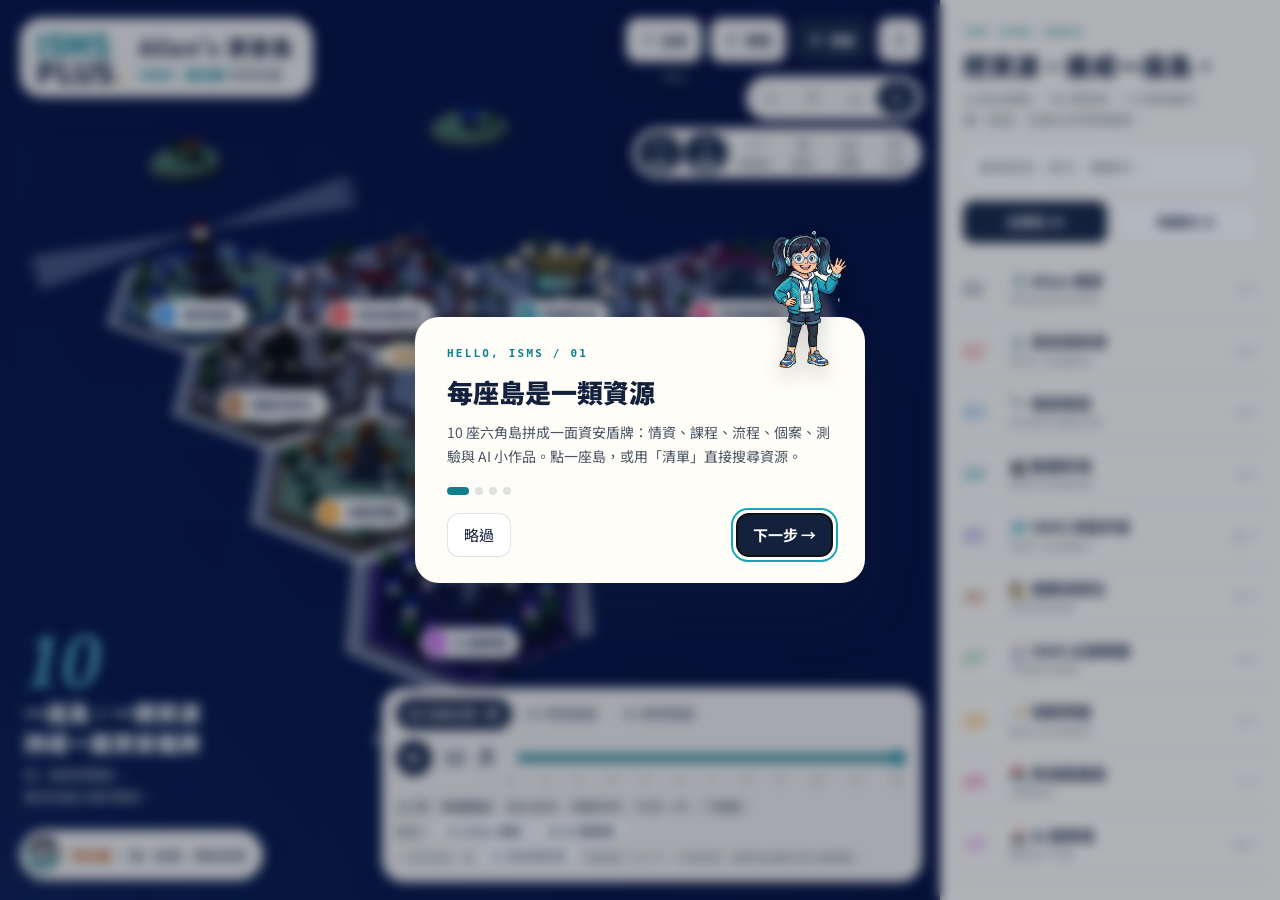
<file: isms_island/index.html>
<!doctype html>
<html lang="zh-Hant-TW">
<head>
<meta charset="utf-8">
<meta name="viewport" content="width=device-width,initial-scale=1,viewport-fit=cover">
<title>Allan's 資安島｜ISMS·普拉斯</title>
<meta name="description" content="10 座六角島拼成一面資安盾牌：資安情資、課程動畫、ISMS 流程、個案研究、課後測驗與 AI 遊樂場，Allan 與阿拉蕾帶你逛。">
<meta name="theme-color" content="#14213d">
<meta property="og:title" content="Allan's 資安島｜ISMS·普拉斯">
<meta property="og:description" content="一座島，一類資源，拼成一面資安盾牌。從一個資源開始，看見知識之間的關係。">
<link rel="preconnect" href="https://fonts.googleapis.com">
<link rel="preconnect" href="https://fonts.gstatic.com" crossorigin>
<link href="https://fonts.googleapis.com/css2?family=Noto+Sans+TC:wght@400;500;700;900&display=swap" rel="stylesheet">
<link rel="stylesheet" href="island.css?v=20261128b">
<script type="importmap">{"imports":{"three":"./vendor/three/three.module.min.js","three/addons/":"./vendor/three/"}}</script>
<script type="module" src="app.js?v=20261128b"></script>
</head>
<body>
<main id="app">
  <div id="stage" class="stage" role="img" aria-label="10 座六角島組成盾牌形的互動資源地圖；完整文字操作請用資源清單"></div>
  <div id="labels" class="labels"></div>

  <header class="brand">
    <a class="logo" href="../" target="_blank" rel="noopener" title="回 ISMS·普拉斯 首頁">ISMS<span>PLUS<i>.</i></span></a>
    <div class="brand-r"><h1>Allan's 資安島</h1><p><em>ISMS·普拉斯</em> 資源地圖</p></div>
  </header>

  <div class="hero-note" id="heroNote">
    <div class="number">10</div>
    <h2>一座島，一類資源<br>拼成一面資安盾牌</h2>
    <p>從一個資源開始，<br>看見知識之間的關係。</p>
  </div>

  <nav class="toolbar" aria-label="地圖操作">
    <button id="homeBtn" title="回到全景"><svg class="tb-ico" viewBox="0 0 16 16" aria-hidden="true"><path d="M5 11 11 5M6 5h5v5"/></svg><span>全景</span></button>
    <button id="tourBtn" title="自動導覽"><svg class="tb-ico" viewBox="0 0 16 16" aria-hidden="true"><path d="M5 3.5v9l7-4.5z"/></svg><span>導覽</span></button>
    <button id="ctrlBtn" class="mob-only" aria-pressed="false" title="ISMS 的一年・學習路線"><svg class="tb-ico" viewBox="0 0 16 16" aria-hidden="true"><rect x="2.5" y="3.5" width="11" height="10" rx="1.5"/><path d="M2.5 7h11M5.5 2v3M10.5 2v3"/></svg><span>路線</span></button>
    <button id="sideBtn" aria-pressed="false" title="資源清單"><svg class="tb-ico" viewBox="0 0 16 16" aria-hidden="true"><path d="M3 4.5h10M3 8h10M3 11.5h10"/></svg><span>清單</span></button>
    <button id="helpBtn" class="sq" aria-label="操作說明">?</button>
  </nav>

  <div class="hud" id="hud" aria-label="顯示選項">
    <div class="seg seg-time" role="group" aria-label="時段">
      <button data-time="dawn" title="清晨" aria-label="清晨" aria-pressed="false"><svg viewBox="0 0 24 24"><path d="M4 17h16M7 17a5 5 0 0110 0M12 6v3M5.5 9.5l2 2M18.5 9.5l-2 2"/></svg></button>
      <button data-time="day" title="白天" aria-label="白天" aria-pressed="true"><svg viewBox="0 0 24 24"><circle cx="12" cy="12" r="4"/><path d="M12 3v2M12 19v2M3 12h2M19 12h2M5.6 5.6l1.4 1.4M17 17l1.4 1.4M5.6 18.4L7 17M17 7l1.4-1.4"/></svg></button>
      <button data-time="dusk" title="黃昏" aria-label="黃昏" aria-pressed="false"><svg viewBox="0 0 24 24"><path d="M3 18h18M6 18a6 6 0 0112 0M4 14h2M18 14h2M12 7v2M9 21h6"/></svg></button>
      <button data-time="night" title="夜晚" aria-label="夜晚" aria-pressed="false"><svg viewBox="0 0 24 24"><path d="M19 15A8 8 0 019 5a7 7 0 1010 10z"/></svg></button>
    </div>
    <div class="seg seg-tg" role="group" aria-label="顯示圖層">
      <button data-toggle="names" aria-pressed="true" title="島名"><svg viewBox="0 0 24 24"><rect x="3" y="8" width="18" height="8" rx="4"/></svg><span>島名</span></button>
      <button data-toggle="carry" aria-pressed="true" title="搬運圖示"><svg viewBox="0 0 24 24"><circle cx="12" cy="11" r="6"/><path d="M9 20l3-3 3 3"/></svg><span>搬運</span></button>
      <button data-toggle="flows" aria-pressed="false" title="知識流"><svg viewBox="0 0 24 24"><path d="M4 17c4-8 12-2 16-10"/><circle cx="4" cy="17" r="2"/><circle cx="20" cy="7" r="2"/></svg><span>知識流</span></button>
      <button data-toggle="freeze" aria-pressed="false" title="暫停動畫"><svg viewBox="0 0 24 24"><rect x="7" y="5" width="3" height="14" rx="1"/><rect x="14" y="5" width="3" height="14" rx="1"/></svg><span>暫停</span></button>
      <button data-toggle="bird" aria-pressed="false" title="鳥瞰"><svg viewBox="0 0 24 24"><path d="M3 12l9-7 9 7-9 7z"/><path d="M3 12v3l9 7 9-7v-3"/></svg><span>鳥瞰</span></button>
      <button data-toggle="log" aria-pressed="false" title="島嶼日誌"><svg viewBox="0 0 24 24"><path d="M6 4h12v16H6zM9 8h6M9 12h6M9 16h4"/></svg><span>日誌</span></button>
    </div>
  </div>

  <aside id="sidebar" class="sidebar" aria-label="完整資源與知識流清單">
    <button id="sideHandle" class="sheet-handle mob-only" aria-label="收合清單"><i></i></button>
    <div class="side-head">
      <div class="eyebrow">THE ISMS INDEX</div>
      <h2>把資源，連成一座島。</h2>
      <button id="sideClose" class="x mob-only" aria-label="關閉清單">✕</button>
      <p id="sideSum"></p>
      <input id="search" class="search" type="search" aria-label="搜尋資源" placeholder="搜尋資源、條文、關鍵字…">
      <div class="side-tabs" role="tablist">
        <button id="tabIslands" class="active" role="tab" aria-selected="true">主題島</button>
        <button id="tabFlows" role="tab" aria-selected="false">知識流</button>
      </div>
    </div>
    <div id="tree" class="tree"></div>
  </aside>

  <article id="card" class="card" hidden aria-label="選取項目詳細資料" aria-live="polite">
    <button id="cardHandle" class="sheet-handle mob-only" aria-label="展開或收合"><i></i></button>
    <button class="x" id="cardClose" aria-label="關閉詳細資料">×</button>
    <div id="cardBody"></div>
  </article>

  <section class="controls" id="controls" aria-label="ISMS 的一年、學習路線與標準篩選">
    <div id="hudSlot" class="hud-slot mob-only"></div>
    <div class="ctrl-tabs" role="tablist">
      <button role="tab" data-tab="year" class="active" aria-selected="true">01 ISMS 的一年</button>
      <button role="tab" data-tab="path" aria-selected="false">02 學習路線</button>
      <button role="tab" data-tab="std" aria-selected="false">03 標準篩選</button>
      <div class="status" id="status"></div>
    </div>
    <div class="panel active" id="panel-year" role="tabpanel">
      <div class="year-row">
        <button id="yearPlay" class="play" aria-label="播放一年">▶</button>
        <output id="monthOut">10 月</output>
        <input id="month" type="range" min="1" max="12" step="1" value="10" aria-label="ISMS 的一年，月份">
      </div>
      <div class="ticks"><span>1</span><span>2</span><span>3</span><span>4</span><span>5</span><span>6</span><span>7</span><span>8</span><span>9</span><span>10</span><span>11</span><span>12</span></div>
      <p class="control-note" id="yearNote"></p>
    </div>
    <div class="panel" id="panel-path" role="tabpanel">
      <div class="chipbtns" id="pathBtns"></div>
      <p class="control-note" id="pathNote">選一個身分，看推薦的走訪順序。</p>
    </div>
    <div class="panel" id="panel-std" role="tabpanel">
      <div class="chipbtns" id="stdBtns"></div>
      <p class="control-note" id="stdNote">可複選。高亮有相關資源的島，卡片裡的對應資源也會標出來。</p>
    </div>
  </section>

  <aside class="log" id="log" hidden aria-label="島嶼日誌">
    <div class="log-head">
      <div><div class="eyebrow">ISLAND LOG</div><h3>島嶼日誌</h3></div>
      <button class="x" id="logClose" aria-label="關閉島嶼日誌">×</button>
    </div>
    <div class="log-tabs" role="tablist">
      <button role="tab" data-logtab="overview" aria-selected="false">島嶼概況</button>
      <button role="tab" data-logtab="log" aria-selected="true">日誌</button>
    </div>
    <div id="overviewPanel" class="overview-panel" hidden></div>
    <div id="logBody" class="log-body">
      <div class="log-filters"><span class="live"><i></i>LIVE</span><select id="logFlow" aria-label="篩選知識流"></select></div>
      <ol id="logList" tabindex="0" aria-label="事件列表"></ol>
    </div>
  </aside>

  <div class="mascot" id="mascot"><img src="../assets/img/arale-wave.webp" alt=""><span id="mascotText"><b>阿拉蕾</b> · 點一座島，開始探索</span></div>

  <div class="tour" id="tour" hidden aria-live="polite">
    <img id="tourImg" src="../assets/img/allan-smile.webp" alt="">
    <p id="tourText"></p>
    <div class="tour-ctrl"><span id="tourCount">01 / 12</span><button id="tourPause">暫停</button><button id="tourReplay">重播</button><button id="tourExit">離開</button></div>
  </div>

  <div class="intro" id="intro" hidden>
    <div class="intro-box" role="dialog" aria-modal="true" aria-labelledby="introTitle">
      <img class="intro-pic" src="../assets/img/arale-wave.webp" alt="">
      <div class="eyebrow" id="introCount">HELLO, ISMS / 01</div>
      <h2 id="introTitle"></h2>
      <p id="introBody"></p>
      <div class="intro-dots" id="introDots"></div>
      <div class="intro-actions"><button id="introSkip">略過</button><button id="introNext" class="next">下一步 →</button></div>
    </div>
  </div>

  <div id="loading" class="loading" role="status">
    <div class="hexes" aria-hidden="true"><i></i><i></i><i></i></div>
    <h2>Allan's 資安島</h2>
    <p>正在組裝資安島…</p>
  </div>
  <noscript><p class="noscript">此頁需要 JavaScript。也可以直接回 <a href="../">ISMS·普拉斯 首頁</a>。</p></noscript>
</main>
</body>
</html>
</file>
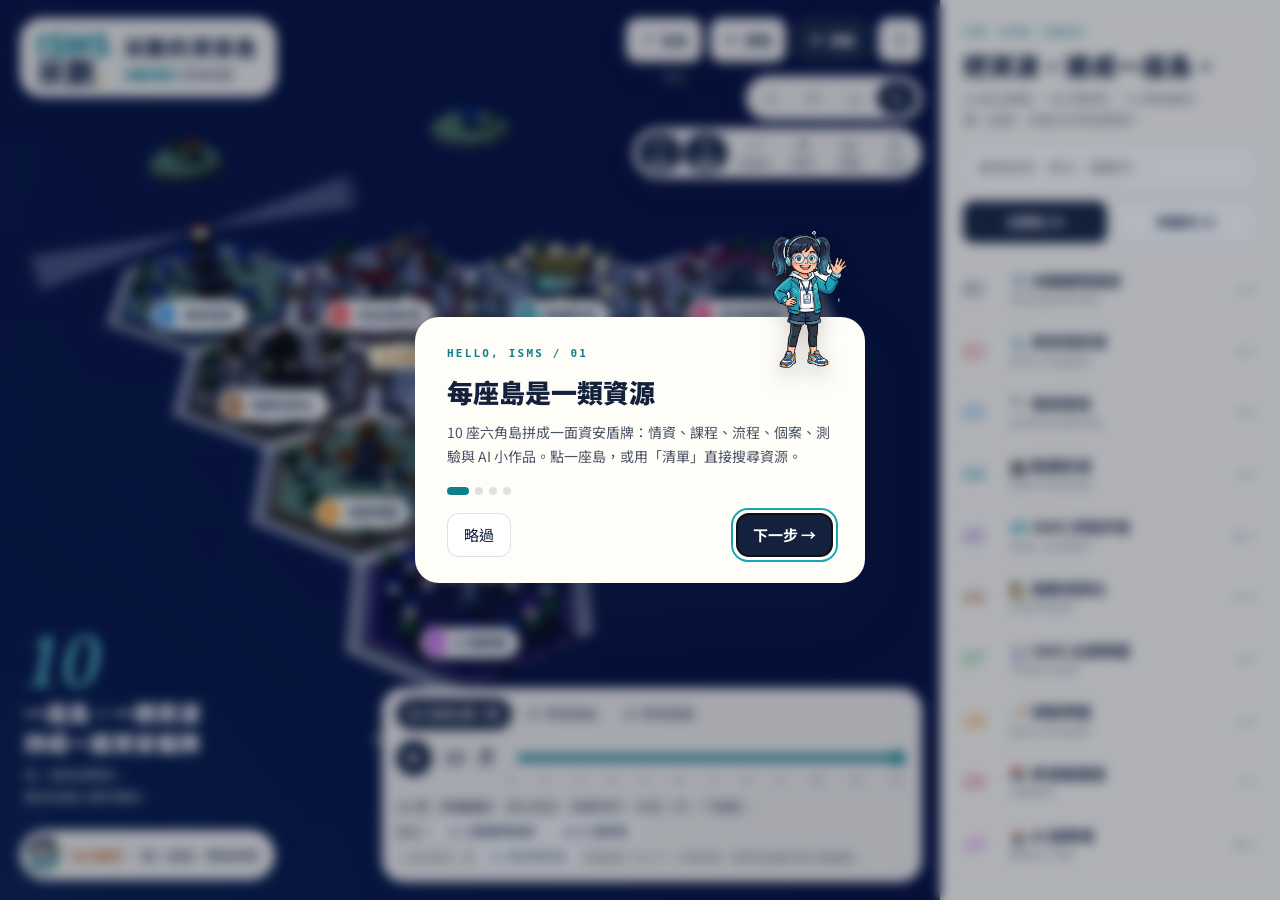
<file: medsigtw-island/index.html>
<!doctype html>
<html lang="zh-Hant-TW">
<head>
<meta charset="utf-8">
<meta name="viewport" content="width=device-width,initial-scale=1,viewport-fit=cover">
<title>米數的資安島｜米數資科</title>
<meta name="description" content="10 座六角島拼成一面資安盾牌：資安情資、課程動畫、ISMS 流程、個案研究、課後測驗與 AI 遊樂場，米數顧問與AI小助手帶你逛。">
<meta name="theme-color" content="#14213d">
<meta property="og:title" content="米數的資安島｜米數資科">
<meta property="og:description" content="一座島，一類資源，拼成一面資安盾牌。從一個資源開始，看見知識之間的關係。">
<link rel="preconnect" href="https://fonts.googleapis.com">
<link rel="preconnect" href="https://fonts.gstatic.com" crossorigin>
<link href="https://fonts.googleapis.com/css2?family=Noto+Sans+TC:wght@400;500;700;900&display=swap" rel="stylesheet">
<link rel="stylesheet" href="island.css?v=20261128b">
<script type="importmap">{"imports":{"three":"./vendor/three/three.module.min.js","three/addons/":"./vendor/three/"}}</script>
<script type="module" src="app.js?v=20261128b"></script>
</head>
<body>
<main id="app">
  <div id="stage" class="stage" role="img" aria-label="10 座六角島組成盾牌形的互動資源地圖；完整文字操作請用資源清單"></div>
  <div id="labels" class="labels"></div>

  <header class="brand">
    <a class="logo" href="https://www.medsigtw.com/" target="_blank" rel="noopener" title="前往米數官網">ISMS<span>米數<i>.</i></span></a>
    <div class="brand-r"><h1>米數的資安島</h1><p><em>米數資科</em> 資源地圖</p></div>
  </header>

  <div class="hero-note" id="heroNote">
    <div class="number">10</div>
    <h2>一座島，一類資源<br>拼成一面資安盾牌</h2>
    <p>從一個資源開始，<br>看見知識之間的關係。</p>
  </div>

  <nav class="toolbar" aria-label="地圖操作">
    <button id="homeBtn" title="回到全景"><svg class="tb-ico" viewBox="0 0 16 16" aria-hidden="true"><path d="M5 11 11 5M6 5h5v5"/></svg><span>全景</span></button>
    <button id="tourBtn" title="自動導覽"><svg class="tb-ico" viewBox="0 0 16 16" aria-hidden="true"><path d="M5 3.5v9l7-4.5z"/></svg><span>導覽</span></button>
    <button id="ctrlBtn" class="mob-only" aria-pressed="false" title="ISMS 的一年・學習路線"><svg class="tb-ico" viewBox="0 0 16 16" aria-hidden="true"><rect x="2.5" y="3.5" width="11" height="10" rx="1.5"/><path d="M2.5 7h11M5.5 2v3M10.5 2v3"/></svg><span>路線</span></button>
    <button id="sideBtn" aria-pressed="false" title="資源清單"><svg class="tb-ico" viewBox="0 0 16 16" aria-hidden="true"><path d="M3 4.5h10M3 8h10M3 11.5h10"/></svg><span>清單</span></button>
    <button id="helpBtn" class="sq" aria-label="操作說明">?</button>
  </nav>

  <div class="hud" id="hud" aria-label="顯示選項">
    <div class="seg seg-time" role="group" aria-label="時段">
      <button data-time="dawn" title="清晨" aria-label="清晨" aria-pressed="false"><svg viewBox="0 0 24 24"><path d="M4 17h16M7 17a5 5 0 0110 0M12 6v3M5.5 9.5l2 2M18.5 9.5l-2 2"/></svg></button>
      <button data-time="day" title="白天" aria-label="白天" aria-pressed="true"><svg viewBox="0 0 24 24"><circle cx="12" cy="12" r="4"/><path d="M12 3v2M12 19v2M3 12h2M19 12h2M5.6 5.6l1.4 1.4M17 17l1.4 1.4M5.6 18.4L7 17M17 7l1.4-1.4"/></svg></button>
      <button data-time="dusk" title="黃昏" aria-label="黃昏" aria-pressed="false"><svg viewBox="0 0 24 24"><path d="M3 18h18M6 18a6 6 0 0112 0M4 14h2M18 14h2M12 7v2M9 21h6"/></svg></button>
      <button data-time="night" title="夜晚" aria-label="夜晚" aria-pressed="false"><svg viewBox="0 0 24 24"><path d="M19 15A8 8 0 019 5a7 7 0 1010 10z"/></svg></button>
    </div>
    <div class="seg seg-tg" role="group" aria-label="顯示圖層">
      <button data-toggle="names" aria-pressed="true" title="島名"><svg viewBox="0 0 24 24"><rect x="3" y="8" width="18" height="8" rx="4"/></svg><span>島名</span></button>
      <button data-toggle="carry" aria-pressed="true" title="搬運圖示"><svg viewBox="0 0 24 24"><circle cx="12" cy="11" r="6"/><path d="M9 20l3-3 3 3"/></svg><span>搬運</span></button>
      <button data-toggle="flows" aria-pressed="false" title="知識流"><svg viewBox="0 0 24 24"><path d="M4 17c4-8 12-2 16-10"/><circle cx="4" cy="17" r="2"/><circle cx="20" cy="7" r="2"/></svg><span>知識流</span></button>
      <button data-toggle="freeze" aria-pressed="false" title="暫停動畫"><svg viewBox="0 0 24 24"><rect x="7" y="5" width="3" height="14" rx="1"/><rect x="14" y="5" width="3" height="14" rx="1"/></svg><span>暫停</span></button>
      <button data-toggle="bird" aria-pressed="false" title="鳥瞰"><svg viewBox="0 0 24 24"><path d="M3 12l9-7 9 7-9 7z"/><path d="M3 12v3l9 7 9-7v-3"/></svg><span>鳥瞰</span></button>
      <button data-toggle="log" aria-pressed="false" title="島嶼日誌"><svg viewBox="0 0 24 24"><path d="M6 4h12v16H6zM9 8h6M9 12h6M9 16h4"/></svg><span>日誌</span></button>
    </div>
  </div>

  <aside id="sidebar" class="sidebar" aria-label="完整資源與知識流清單">
    <button id="sideHandle" class="sheet-handle mob-only" aria-label="收合清單"><i></i></button>
    <div class="side-head">
      <div class="eyebrow">THE ISMS INDEX</div>
      <h2>把資源，連成一座島。</h2>
      <button id="sideClose" class="x mob-only" aria-label="關閉清單">✕</button>
      <p id="sideSum"></p>
      <input id="search" class="search" type="search" aria-label="搜尋資源" placeholder="搜尋資源、條文、關鍵字…">
      <div class="side-tabs" role="tablist">
        <button id="tabIslands" class="active" role="tab" aria-selected="true">主題島</button>
        <button id="tabFlows" role="tab" aria-selected="false">知識流</button>
      </div>
    </div>
    <div id="tree" class="tree"></div>
  </aside>

  <article id="card" class="card" hidden aria-label="選取項目詳細資料" aria-live="polite">
    <button id="cardHandle" class="sheet-handle mob-only" aria-label="展開或收合"><i></i></button>
    <button class="x" id="cardClose" aria-label="關閉詳細資料">×</button>
    <div id="cardBody"></div>
  </article>

  <section class="controls" id="controls" aria-label="ISMS 的一年、學習路線與標準篩選">
    <div id="hudSlot" class="hud-slot mob-only"></div>
    <div class="ctrl-tabs" role="tablist">
      <button role="tab" data-tab="year" class="active" aria-selected="true">01 ISMS 的一年</button>
      <button role="tab" data-tab="path" aria-selected="false">02 學習路線</button>
      <button role="tab" data-tab="std" aria-selected="false">03 標準篩選</button>
      <div class="status" id="status"></div>
    </div>
    <div class="panel active" id="panel-year" role="tabpanel">
      <div class="year-row">
        <button id="yearPlay" class="play" aria-label="播放一年">▶</button>
        <output id="monthOut">10 月</output>
        <input id="month" type="range" min="1" max="12" step="1" value="10" aria-label="ISMS 的一年，月份">
      </div>
      <div class="ticks"><span>1</span><span>2</span><span>3</span><span>4</span><span>5</span><span>6</span><span>7</span><span>8</span><span>9</span><span>10</span><span>11</span><span>12</span></div>
      <p class="control-note" id="yearNote"></p>
    </div>
    <div class="panel" id="panel-path" role="tabpanel">
      <div class="chipbtns" id="pathBtns"></div>
      <p class="control-note" id="pathNote">選一個身分，看推薦的走訪順序。</p>
    </div>
    <div class="panel" id="panel-std" role="tabpanel">
      <div class="chipbtns" id="stdBtns"></div>
      <p class="control-note" id="stdNote">可複選。高亮有相關資源的島，卡片裡的對應資源也會標出來。</p>
    </div>
  </section>

  <aside class="log" id="log" hidden aria-label="島嶼日誌">
    <div class="log-head">
      <div><div class="eyebrow">ISLAND LOG</div><h3>島嶼日誌</h3></div>
      <button class="x" id="logClose" aria-label="關閉島嶼日誌">×</button>
    </div>
    <div class="log-tabs" role="tablist">
      <button role="tab" data-logtab="overview" aria-selected="false">島嶼概況</button>
      <button role="tab" data-logtab="log" aria-selected="true">日誌</button>
    </div>
    <div id="overviewPanel" class="overview-panel" hidden></div>
    <div id="logBody" class="log-body">
      <div class="log-filters"><span class="live"><i></i>LIVE</span><select id="logFlow" aria-label="篩選知識流"></select></div>
      <ol id="logList" tabindex="0" aria-label="事件列表"></ol>
    </div>
  </aside>

  <div class="mascot" id="mascot"><img src="img/arale-wave.webp" alt=""><span id="mascotText"><b>AI小助手</b> · 點一座島，開始探索</span></div>

  <div class="tour" id="tour" hidden aria-live="polite">
    <img id="tourImg" src="img/allan-smile.webp" alt="">
    <p id="tourText"></p>
    <div class="tour-ctrl"><span id="tourCount">01 / 12</span><button id="tourPause">暫停</button><button id="tourReplay">重播</button><button id="tourExit">離開</button></div>
  </div>

  <div class="intro" id="intro" hidden>
    <div class="intro-box" role="dialog" aria-modal="true" aria-labelledby="introTitle">
      <img class="intro-pic" src="img/arale-wave.webp" alt="">
      <div class="eyebrow" id="introCount">HELLO, ISMS / 01</div>
      <h2 id="introTitle"></h2>
      <p id="introBody"></p>
      <div class="intro-dots" id="introDots"></div>
      <div class="intro-actions"><button id="introSkip">略過</button><button id="introNext" class="next">下一步 →</button></div>
    </div>
  </div>

  <div id="loading" class="loading" role="status">
    <div class="hexes" aria-hidden="true"><i></i><i></i><i></i></div>
    <h2>米數的資安島</h2>
    <p>正在組裝資安島…</p>
  </div>
  <noscript><p class="noscript">此頁需要 JavaScript。也可以前往 <a href="https://www.medsigtw.com/">米數官網</a>。</p></noscript>
</main>
</body>
</html>
</file>
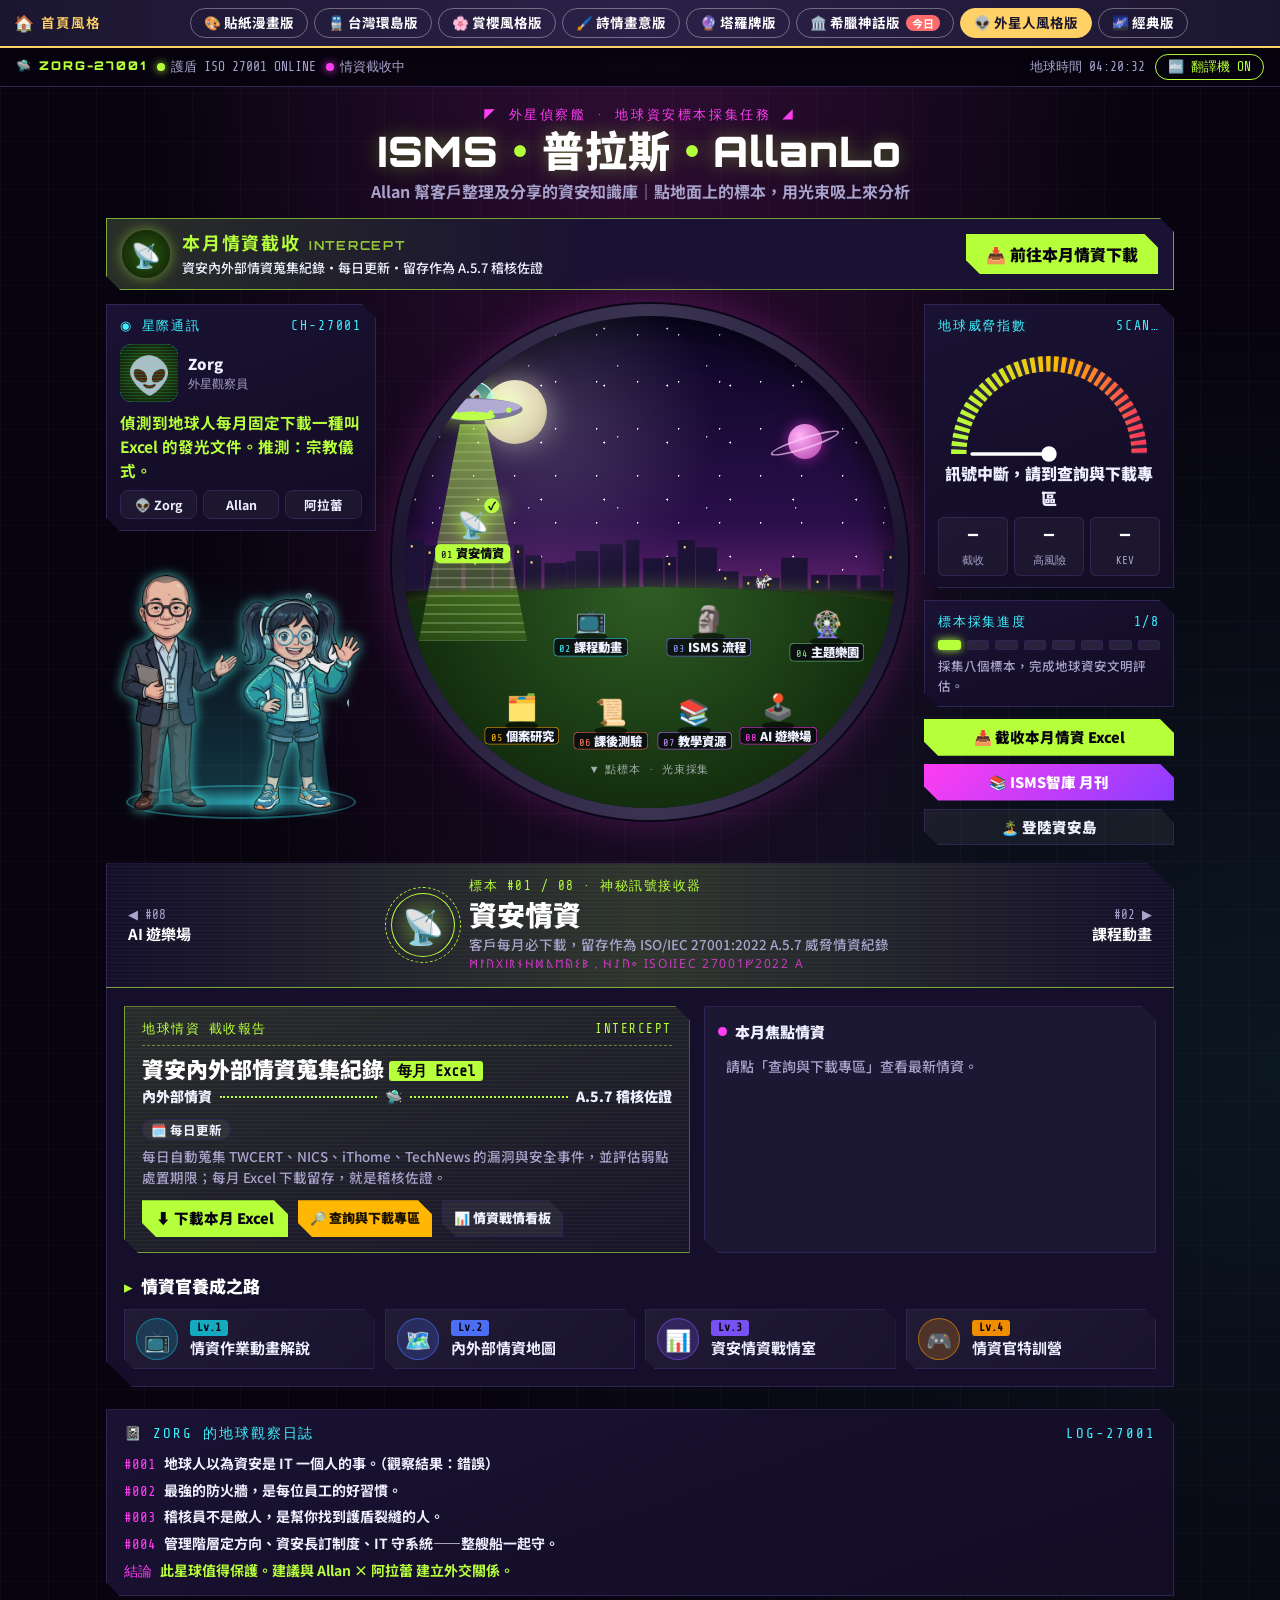
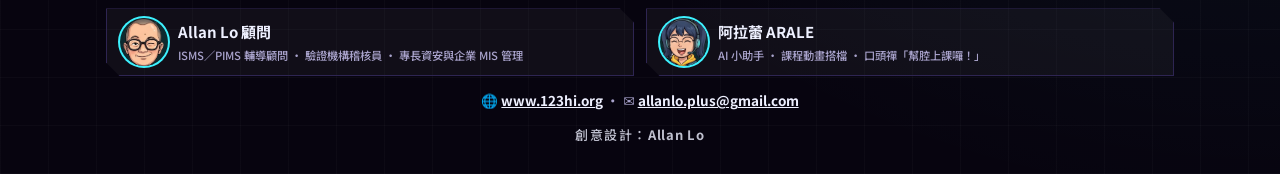
<file: home-alien.html>
<!doctype html>
<html lang="zh-Hant-TW">
<head>
<meta charset="utf-8">
<meta name="viewport" content="width=device-width, initial-scale=1">
<title>ISMS·普拉斯·AllanLo｜地球資安標本採集（外星人風格版）</title>
<meta name="description" content="Allan 幫客戶整理及分享的資安知識庫：每月資安內外部情資、課程動畫、課後測驗與教學資源。外星人風格版：從偵察艦舷窗用光束採集八個地球資安標本。">
<base target="_blank">
<link rel="preconnect" href="https://fonts.googleapis.com">
<link rel="preconnect" href="https://fonts.gstatic.com" crossorigin>
<link href="https://fonts.googleapis.com/css2?family=Noto+Sans+TC:wght@500;700;900&family=Orbitron:wght@700;900&family=Share+Tech+Mono&family=Noto+Sans+Runic&display=swap" rel="stylesheet">
<style>
/* 外星人風格版首頁「地球資安標本採集」：
   你是外星偵察艦 ZORG-27001 的艦員。舷窗下的地面有八個「地球資安標本」＝八個分類，
   點標本，飛碟飛過去用光束吸上來，下方換成「標本分析報告」（面板）。
   文字以外星符文出現再解碼成中文；翻譯機可關掉看外星原文。Zorg 觀察員會誤解地球習慣，由 Allan 與阿拉蕾解釋。
   其他版本見 versions.js（頁尾可切換）；資料陣列與情資邏輯與各版首頁相同。 */
:root{
  --void:#07040f; --hull:#120c24; --hull2:#1a1233; --panel:#150f2b; --ink:#eef0ff; --muted:#a9a3cc; --line:#2e2552;
  --acid:#b6ff3b; --mag:#ff3df2; --cyan:#3df2ff; --amber:#ffb703; --tc:#b6ff3b;
  --sci:"Orbitron","Noto Sans TC",sans-serif; --mono:"Share Tech Mono",ui-monospace,monospace; --rune:"Noto Sans Runic","Segoe UI Symbol",serif;
  --cut:polygon(0 0,calc(100% - 14px) 0,100% 14px,100% 100%,14px 100%,0 calc(100% - 14px));
}
*{box-sizing:border-box}
[hidden]{display:none!important}
html{scroll-behavior:smooth;background:var(--void)}
body{margin:0;color:var(--ink);font-family:"Noto Sans TC",system-ui,-apple-system,"Microsoft JhengHei",sans-serif;font-weight:500;line-height:1.55;overflow-x:hidden;
  background:radial-gradient(ellipse at 50% -10%,rgba(255,61,242,.18),transparent 55%),radial-gradient(ellipse at 100% 60%,rgba(61,242,255,.08),transparent 50%),
  repeating-linear-gradient(90deg,rgba(255,255,255,.025) 0 1px,transparent 1px 48px),repeating-linear-gradient(0deg,rgba(255,255,255,.025) 0 1px,transparent 1px 48px),var(--void)}
img{max-width:100%;display:block}
a{color:inherit}
button{font:inherit;color:inherit;cursor:pointer}
:focus-visible{outline:3px solid var(--amber);outline-offset:2px}
.rune{font-family:var(--rune);letter-spacing:.12em}

/* ---------- 艦橋狀態列 ---------- */
.console{position:sticky;top:0;z-index:20;display:flex;align-items:center;gap:10px;padding:6px 16px;background:rgba(7,4,15,.92);border-bottom:1px solid var(--line);font-family:var(--mono);font-size:13px;color:var(--muted);backdrop-filter:blur(6px)}
.console .ship{color:var(--acid);font-family:var(--sci);font-weight:900;font-size:12px;letter-spacing:.16em;white-space:nowrap}
.chip{display:inline-flex;align-items:center;gap:6px;white-space:nowrap}
.chip i{width:8px;height:8px;border-radius:50%;background:var(--acid);box-shadow:0 0 8px var(--acid);animation:blink 2.4s infinite}
.chip.m i{background:var(--mag);box-shadow:0 0 8px var(--mag);animation-delay:-1.2s}
@keyframes blink{50%{opacity:.35}}
.console .sp{flex:1}
.xlbtn{border:1px solid var(--acid);border-radius:999px;background:transparent;padding:2px 12px;color:var(--acid);font-family:var(--mono);font-size:13px;white-space:nowrap}
.xlbtn[aria-pressed="false"]{border-color:var(--mag);color:var(--mag)}

.wrap{max-width:1100px;margin:0 auto;padding:14px 16px 0}

/* ---------- 標題 ---------- */
.title{text-align:center;margin:4px 0 14px}
.title .eb{font-family:var(--mono);font-size:13px;color:var(--mag);letter-spacing:.2em}
h1{margin:2px 0 0;font-family:var(--sci);font-weight:900;font-size:clamp(25px,4vw,42px);line-height:1.15;letter-spacing:.02em;color:#fff;text-shadow:0 0 18px rgba(182,255,59,.35)}
h1 i{font-style:normal;color:var(--acid)}
.title p{margin:4px 0 0;font-weight:700;color:var(--muted)}
.title p b{color:var(--acid)}
.cta-m{display:none}

/* ---------- 駕駛艙三欄 ---------- */
.cockpit{display:grid;grid-template-columns:270px minmax(0,1fr) 250px;gap:16px;align-items:start}
.card{position:relative;background:linear-gradient(160deg,var(--hull2),var(--hull));clip-path:var(--cut);box-shadow:inset 0 0 0 1px var(--line);padding:12px 14px}
.card h3{margin:0 0 8px;font-family:var(--mono);font-size:13px;font-weight:400;letter-spacing:.14em;color:var(--cyan);display:flex;justify-content:space-between;gap:8px}

/* 通訊螢幕 */
.screen{min-height:178px;display:flex;flex-direction:column}
.screen .who{display:flex;align-items:center;gap:10px;margin-bottom:8px}
.avatar{position:relative;flex:none;width:58px;height:58px;border-radius:12px;overflow:hidden;background:#0d2a2f;box-shadow:inset 0 0 0 1px var(--cyan)}
.avatar img{width:100%;height:100%;object-fit:cover;object-position:top}
.avatar .al{display:grid;place-items:center;width:100%;height:100%;font-size:36px;background:radial-gradient(circle,#2d5a10,#0b1a05)}
.avatar::after{content:"";position:absolute;inset:0;background:repeating-linear-gradient(0deg,rgba(61,242,255,.16) 0 1px,transparent 1px 3px);pointer-events:none}
.screen .nm{font-weight:900;font-size:15px}
.screen .nm small{display:block;font-family:var(--mono);font-weight:400;font-size:12px;color:var(--muted)}
.say{flex:1;margin:0;font-weight:700;font-size:15.5px;line-height:1.55;min-height:72px}
.say.z{color:var(--acid)}
.say .rune{color:var(--mag)}
.picker{display:flex;gap:6px;margin-top:8px}
.picker button{flex:1;display:flex;align-items:center;justify-content:center;gap:4px;padding:4px 6px;border:1px solid var(--line);border-radius:8px;background:rgba(255,255,255,.04);font-size:12.5px;font-weight:700}
.picker button:hover{border-color:var(--cyan)}
/* 全像投影 */
.pad{position:relative;margin-top:12px;height:268px;display:flex;align-items:flex-end;justify-content:center;gap:2px}
.pad::before{content:"";position:absolute;left:8%;right:8%;bottom:-6px;height:30px;border-radius:50%;background:radial-gradient(ellipse,rgba(61,242,255,.55),rgba(61,242,255,.1) 60%,transparent 72%);box-shadow:0 0 0 2px rgba(61,242,255,.35)}
.pad::after{content:"";position:absolute;left:12%;right:12%;bottom:6px;top:0;background:linear-gradient(0deg,rgba(61,242,255,.22),transparent 85%);clip-path:polygon(6% 100%,94% 100%,78% 0,22% 0);pointer-events:none}
.holo{position:relative;border:0;background:none;padding:0;animation:flick 6s infinite}
.holo img{height:236px;width:auto;opacity:.92;filter:drop-shadow(0 0 6px rgba(61,242,255,.8)) saturate(.85) hue-rotate(-8deg)}
.holo.b img{height:218px}
.holo.b{animation-delay:-2.7s}
.holo.talk img{animation:talk .5s ease-in-out 2}
@keyframes flick{0%,92%,100%{opacity:1;transform:none}93%{opacity:.5;transform:translateX(2px)}95%{opacity:.85;transform:translateX(-1px)}}
@keyframes talk{50%{transform:translateY(-8px)}}

/* 舷窗 */
.port{position:relative;width:100%;aspect-ratio:1;border-radius:50%;padding:12px;background:conic-gradient(from 0deg,#3a3352,#1b1530,#3a3352,#1b1530,#3a3352);box-shadow:0 0 0 2px #0a0716,0 0 40px rgba(255,61,242,.22)}
.port::before{content:"";position:absolute;inset:3px;border-radius:50%;background:repeating-conic-gradient(from 7deg,#7d73a8 0 1.2deg,transparent 1.2deg 30deg);-webkit-mask:radial-gradient(circle,transparent 0 calc(50% - 7px),#000 calc(50% - 6px) calc(50% - 4px),transparent calc(50% - 3px));mask:radial-gradient(circle,transparent 0 calc(50% - 7px),#000 calc(50% - 6px) calc(50% - 4px),transparent calc(50% - 3px));pointer-events:none}
.glass{position:relative;width:100%;height:100%;border-radius:50%;overflow:hidden;box-shadow:inset 0 0 40px rgba(0,0,0,.85);
  background:radial-gradient(circle at 18% 22%,#fff 0 .8px,transparent 1.2px) 0 0/63px 57px,radial-gradient(circle at 70% 40%,#fff 0 .6px,transparent 1px) 0 0/41px 47px,radial-gradient(circle at 40% 70%,rgba(255,255,255,.7) 0 .7px,transparent 1.1px) 0 0/89px 71px,linear-gradient(180deg,#0b0624 0,#2a0f4a 42%,#5a1f6b 55%,#0e1a12 56%)}
.glass::after{content:"";position:absolute;inset:0;border-radius:50%;background:radial-gradient(circle at 30% 22%,rgba(255,255,255,.16),transparent 32%);pointer-events:none;z-index:6}
.moon{position:absolute;left:16%;top:13%;width:13%;aspect-ratio:1;border-radius:50%;background:radial-gradient(circle at 35% 35%,#fff9e0,#d9cfa8 60%,#a89c74);box-shadow:0 0 30px rgba(255,249,224,.5)}
.ringed{position:absolute;right:15%;top:22%;width:7%;aspect-ratio:1;border-radius:50%;background:radial-gradient(circle at 35% 35%,#ffb3f8,#b03ca6);box-shadow:0 0 14px rgba(255,61,242,.5)}
.ringed::after{content:"";position:absolute;left:-55%;right:-55%;top:38%;height:24%;border:2px solid rgba(255,200,250,.7);border-radius:50%;transform:rotate(-18deg)}
.skyline{position:absolute;left:0;right:0;top:44%;height:12%;width:100%}
.ground{position:absolute;left:-10%;right:-10%;top:55%;bottom:-10%;border-radius:50% 50% 0 0/14% 14% 0 0;background:radial-gradient(ellipse at 50% 0,#2f5d24,#14300f 55%,#0a1808);box-shadow:0 -2px 18px rgba(182,255,59,.25)}
.cow{position:absolute;left:73%;top:53.5%;font-size:15px;border:0;background:none;padding:0;transform:translate(-50%,-50%) scaleX(-1);z-index:3;line-height:1}
.cow.up{animation:cowup 2.4s ease-in-out}
@keyframes cowup{40%,60%{transform:translate(-50%,-260%) scaleX(-1) rotate(20deg)}}
.ufo{position:absolute;left:calc(var(--x) * 1%);top:13%;width:21%;margin-left:-10.5%;z-index:5;transition:left .6s cubic-bezier(.5,0,.3,1);pointer-events:none;animation:bob 3s ease-in-out infinite}
.ufo svg{width:100%;height:auto;overflow:visible;filter:drop-shadow(0 0 10px rgba(182,255,59,.55))}
.ufo .lt{animation:lights 1.2s steps(1) infinite}
.ufo .lt:nth-of-type(2n){animation-delay:-.6s}
@keyframes lights{50%{fill:#ff3df2}}
@keyframes bob{50%{transform:translateY(-5px)}}
.beam{position:absolute;left:calc(var(--x) * 1%);top:22%;height:calc((var(--y) - 22) * 1% + 2%);width:22%;margin-left:-11%;z-index:2;opacity:0;transition:opacity .3s ease,left .6s cubic-bezier(.5,0,.3,1),height .6s ease;clip-path:polygon(38% 0,62% 0,100% 100%,0 100%);background:linear-gradient(180deg,rgba(182,255,59,.75),rgba(182,255,59,.18)),repeating-linear-gradient(180deg,rgba(255,255,255,.3) 0 2px,transparent 2px 9px);pointer-events:none}
.beam.on{opacity:.75;animation:beamflow .6s linear infinite}
@keyframes beamflow{to{background-position:0 0,0 -9px}}
.spc{position:absolute;left:calc(var(--x) * 1%);top:calc(var(--y) * 1%);transform:translate(-50%,-50%);z-index:4;display:flex;flex-direction:column;align-items:center;gap:1px;width:19%;border:0;background:none;padding:0;-webkit-tap-highlight-color:transparent;transition:transform .7s cubic-bezier(.3,1.4,.5,1)}
.spc .o{position:relative;display:grid;place-items:center;width:clamp(30px,8.4cqw,46px);aspect-ratio:1;font-size:clamp(18px,5.2cqw,28px);line-height:1;transition:transform .2s ease}
.spc .o::after{content:"";position:absolute;left:10%;right:10%;bottom:-4px;height:8px;border-radius:50%;background:rgba(0,0,0,.55);transition:opacity .3s}
.spc .lb{padding:0 6px;border-radius:5px;background:rgba(7,4,15,.78);box-shadow:inset 0 0 0 1px color-mix(in srgb,var(--c) 70%,transparent);font-size:clamp(10px,2.5cqw,12.5px);font-weight:900;white-space:nowrap;line-height:1.5}
.spc .lb small{font-family:var(--mono);font-weight:400;color:var(--c);margin-right:3px}
.spc.got .o::before{content:"✓";position:absolute;right:-6px;top:-4px;font-size:11px;font-weight:900;color:#07040f;background:var(--acid);border-radius:50%;width:15px;height:15px;display:grid;place-items:center}
.spc:hover .o{transform:scale(1.15) rotate(-6deg)}
.spc[aria-selected="true"]{z-index:5;transform:translate(-50%,calc(-50% - var(--lift)))}
.spc[aria-selected="true"] .o{animation:spin3 2.6s ease-in-out infinite;filter:drop-shadow(0 0 10px var(--c))}
.spc[aria-selected="true"] .o::after{opacity:0}
.spc[aria-selected="true"] .lb{background:var(--c);color:#07040f}
.spc[aria-selected="true"] .lb small{color:#07040f}
@keyframes spin3{0%,100%{transform:rotate(-10deg)}50%{transform:rotate(10deg) translateY(-3px)}}
.glass{container-type:inline-size}
.hint{position:absolute;left:50%;bottom:6%;transform:translateX(-50%);z-index:5;font-family:var(--mono);font-size:clamp(9px,2.3cqw,12px);color:rgba(238,240,255,.65);white-space:nowrap;letter-spacing:.08em}

/* 右側儀表 */
.gauge svg{width:100%;max-width:220px;height:auto;display:block;margin:0 auto}
.gauge .lv{text-align:center;margin:-6px 0 6px;font-weight:900;font-size:16px}
.gauge .lv b{color:var(--amber)}
.reads{display:grid;grid-template-columns:repeat(3,1fr);gap:6px;font-family:var(--mono);text-align:center}
.reads div{padding:4px 2px;border-radius:6px;background:rgba(255,255,255,.04);box-shadow:inset 0 0 0 1px var(--line)}
.reads b{display:block;font-family:var(--sci);font-size:17px;color:#fff}
.reads small{font-size:11px;color:var(--muted)}
.needle{transition:transform 1.4s cubic-bezier(.3,1.5,.5,1);transform-origin:100px 100px}
.prog{margin-top:12px}
.dots{display:flex;gap:6px;justify-content:space-between}
.dots span{flex:1;height:10px;border-radius:3px;background:rgba(255,255,255,.08);box-shadow:inset 0 0 0 1px var(--line);transition:background .3s}
.dots span.on{background:var(--acid);box-shadow:0 0 8px var(--acid)}
.prog p{margin:6px 0 0;font-size:12.5px;color:var(--muted)}
.prog p b{color:var(--acid)}
.cmd{display:grid;gap:8px;margin-top:12px}
.btn{display:inline-flex;align-items:center;justify-content:center;gap:6px;padding:9px 14px;border:0;clip-path:var(--cut);background:rgba(255,255,255,.06);box-shadow:inset 0 0 0 1px var(--line);font-weight:900;font-size:14.5px;line-height:1.3;text-decoration:none;text-align:center;transition:background .15s ease,box-shadow .15s ease,transform .12s ease}
.btn:hover{box-shadow:inset 0 0 0 1px var(--acid);background:rgba(182,255,59,.12)}
.btn:active{transform:translateY(1px)}
.btn.acid{background:var(--acid);color:#07040f;box-shadow:none}
.btn.acid:hover{background:#d4ff86}
.btn.mag{background:linear-gradient(135deg,var(--mag),#8b3dff);color:#fff;box-shadow:none}
.btn.amb{background:var(--amber);color:#1a1000;box-shadow:none}
.btn.sm{padding:6px 12px;font-size:13px}

/* ---------- 標本分析報告（面板） ---------- */
.lab{margin-top:18px;background:var(--panel);clip-path:polygon(0 0,calc(100% - 26px) 0,100% 26px,100% 100%,26px 100%,0 calc(100% - 26px));box-shadow:inset 0 0 0 1px var(--line);scroll-margin-top:44px}
.spec{display:grid;grid-template-columns:1fr auto 1fr;align-items:center;gap:10px;padding:14px 18px;background:linear-gradient(90deg,transparent,color-mix(in srgb,var(--tc) 16%,transparent),transparent),repeating-linear-gradient(0deg,rgba(255,255,255,.03) 0 1px,transparent 1px 4px);border-bottom:1px solid color-mix(in srgb,var(--tc) 60%,transparent)}
.spec .mid{display:flex;align-items:center;gap:14px;min-width:0}
.spec .sp{position:relative;flex:none;display:grid;place-items:center;width:64px;height:64px;font-size:34px;border-radius:50%;background:radial-gradient(circle,color-mix(in srgb,var(--tc) 35%,transparent),transparent 70%);box-shadow:inset 0 0 0 1px var(--tc)}
.spec .sp::after{content:"";position:absolute;inset:-6px;border-radius:50%;border:1px dashed var(--tc);animation:rot 12s linear infinite}
@keyframes rot{to{transform:rotate(360deg)}}
.spec small{display:block;font-family:var(--mono);font-size:12.5px;letter-spacing:.12em;color:var(--tc)}
.spec h2{margin:0;font-weight:900;font-size:clamp(21px,3vw,28px);line-height:1.25;color:#fff}
.spec p{margin:2px 0 0;font-size:13.5px;color:var(--muted)}
.spec .rn{font-family:var(--rune);font-size:12px;color:rgba(255,61,242,.75);letter-spacing:.14em;white-space:nowrap;overflow:hidden;max-width:420px}
.nb{border:0;background:none;padding:6px 4px;font-family:var(--mono);font-size:12.5px;color:var(--muted);line-height:1.3;text-align:left}
.nb b{display:block;font-family:"Noto Sans TC",sans-serif;font-size:15px;color:#fff}
.nb.next{text-align:right;justify-self:end}
.nb:hover b{color:var(--acid)}
.body{padding:18px}
.body section{animation:mat .45s ease-out}
@keyframes mat{from{opacity:0;filter:blur(6px);transform:scale(.985)}}
.sub{display:flex;align-items:baseline;gap:8px;flex-wrap:wrap;margin:20px 0 10px;font-size:17px;font-weight:900;color:#fff}
.sub::before{content:"▸";color:var(--tc)}
.sub small{font-size:13px;font-weight:500;color:var(--muted)}
.grid{display:grid;gap:10px}
.g2{grid-template-columns:repeat(2,1fr)}.g3{grid-template-columns:repeat(3,1fr)}.g4{grid-template-columns:repeat(4,1fr)}.g5{grid-template-columns:repeat(5,1fr)}

.row,.tile,.case{clip-path:polygon(0 0,calc(100% - 10px) 0,100% 10px,100% 100%,10px 100%,0 calc(100% - 10px));background:linear-gradient(135deg,rgba(255,255,255,.05),rgba(255,255,255,.015));box-shadow:inset 0 0 0 1px var(--line);text-decoration:none;transition:box-shadow .15s ease,background .15s ease,transform .12s ease}
.row:hover,.tile:hover,a.case:hover{box-shadow:inset 0 0 0 1px var(--c,var(--tc));background:color-mix(in srgb,var(--c,var(--tc)) 12%,transparent);transform:translateY(-2px)}
.row{display:flex;align-items:center;gap:12px;min-height:60px;padding:9px 12px}
.row .ic{flex:none;min-width:42px;height:42px;padding:0 6px;border-radius:50%;display:grid;place-items:center;text-align:center;font-size:21px;background:color-mix(in srgb,var(--c,var(--tc)) 22%,transparent);box-shadow:inset 0 0 0 1px color-mix(in srgb,var(--c,var(--tc)) 60%,transparent)}
.row .ic.txt{border-radius:8px;font-size:12px;font-weight:900;color:#fff;background:var(--c);line-height:1.15}
.row .ic.wide{width:66px;height:46px}
.row .tx{min-width:0;font-weight:700;font-size:15px;line-height:1.35}
.row .tx small{display:block;font-weight:500;font-size:12.5px;color:var(--muted);line-height:1.4}
.tg{display:table;margin-bottom:2px;padding:0 7px;border-radius:3px;background:var(--c,var(--tc));color:#07040f;font-family:var(--mono);font-size:11.5px}
.clamp{display:-webkit-box!important;-webkit-line-clamp:2;-webkit-box-orient:vertical;overflow:hidden}
.tile{display:flex;flex-direction:column;align-items:center;gap:2px;padding:10px 6px;text-align:center}
.tile .e{font-size:28px;line-height:1.2}
.tile small{font-family:var(--mono);font-size:12px;color:var(--c,var(--tc))}
.tile b{font-size:14px;line-height:1.3}
.tile .d{font-size:12px;color:var(--muted);line-height:1.4}

/* 情資：截收報告 */
.intel{display:grid;grid-template-columns:1.25fr 1fr;gap:14px}
.ticket{position:relative;padding:14px 18px 16px;clip-path:var(--cut);background:linear-gradient(160deg,rgba(182,255,59,.12),rgba(182,255,59,.02)),repeating-linear-gradient(0deg,rgba(182,255,59,.05) 0 1px,transparent 1px 4px);box-shadow:inset 0 0 0 1px rgba(182,255,59,.55)}
.ticket .kind{display:flex;justify-content:space-between;gap:8px;font-family:var(--mono);font-size:12.5px;letter-spacing:.12em;color:var(--acid);border-bottom:1px dashed rgba(182,255,59,.45);padding-bottom:5px;margin-bottom:8px}
.ticket h3{margin:0 0 4px;font-size:clamp(18px,2.2vw,22px);font-weight:900;line-height:1.3;color:#fff}
.ticket h3 span{display:inline-block;padding:0 8px;border-radius:3px;background:var(--acid);color:#07040f;font-family:var(--mono);font-size:.7em;vertical-align:2px}
.route{display:flex;align-items:center;gap:8px;flex-wrap:wrap;margin:0 0 8px;font-weight:900;font-size:14px}
.route i{flex:1 1 20px;min-width:20px;height:0;border-top:2px dotted var(--acid)}
.pill{display:inline-block;padding:1px 9px;border-radius:999px;background:rgba(255,255,255,.06);box-shadow:inset 0 0 0 1px var(--line);font-size:12.5px;font-weight:700;margin:0 4px 6px 0}
.pill.risk{background:#c92a2a;box-shadow:none;color:#fff}
.ticket p{margin:0 0 12px;font-size:13.5px;color:var(--muted)}
.acts{display:flex;flex-wrap:wrap;gap:10px}
.focus{padding:14px;clip-path:var(--cut);background:rgba(255,255,255,.03);box-shadow:inset 0 0 0 1px var(--line)}
.focus h3{margin:0 0 6px;font-size:15px;font-weight:900;display:flex;align-items:center;gap:8px}
.live{width:9px;height:9px;border-radius:50%;background:var(--mag);animation:ping 1.8s infinite}
@keyframes ping{0%{box-shadow:0 0 0 0 rgba(255,61,242,.6)}70%,100%{box-shadow:0 0 0 9px rgba(255,61,242,0)}}
.focus a,.focus .ph{display:block;padding:7px 8px;border-radius:6px;text-decoration:none;font-size:14px;font-weight:700;line-height:1.4}
.focus a+a{border-top:1px dashed var(--line)}
.focus a:hover{background:rgba(255,61,242,.1)}
.focus small{display:block;font-family:var(--mono);font-size:12px;font-weight:400;color:var(--muted)}
.focus .ph{color:var(--muted);font-weight:500}
.bd{display:inline-block;margin-left:4px;padding:0 5px;border-radius:3px;background:#5c1f2a;color:#ffc9c9;font-size:11px;font-weight:900}
.bd.kev{background:#e03131;color:#fff}

/* 個案 */
.seg{display:inline-flex;gap:4px;margin-bottom:12px;flex-wrap:wrap}
.seg button{border:0;border-radius:6px;background:rgba(255,255,255,.05);box-shadow:inset 0 0 0 1px var(--line);padding:7px 14px;font-weight:900;font-size:14px}
.seg button[aria-pressed="true"]{background:var(--tc);color:#07040f;box-shadow:none}
.case{display:flex;flex-direction:column;gap:4px;padding:12px}
.case .no{font-family:var(--mono);font-size:12px;color:var(--amber)}
.case .no .tg{display:inline-block;margin:0 6px 0 0}
.case b{font-size:15px;line-height:1.4}
.case small{font-size:12.5px;color:var(--muted);line-height:1.4}
.case .acts{margin-top:auto;padding-top:6px;gap:8px}
.sev{background:#f76707;color:#fff}.sev.urgent{background:#e03131}
.foot{display:flex;flex-wrap:wrap;align-items:center;gap:10px;margin-top:14px}
.foot .note{flex:1 1 260px;margin:0;font-size:12px;color:var(--muted)}

/* ---------- 頁尾：外星觀察日誌 ---------- */
footer{max-width:1100px;margin:22px auto 0;padding:0 16px 28px;font-size:13.5px}
.log{padding:14px 18px;font-family:var(--mono);font-size:14px}
.log h3{font-size:14px}
.log ol{margin:0;padding:0;list-style:none;display:grid;gap:4px}
.log li{color:var(--muted)}
.log li span{color:var(--mag);margin-right:8px}
.log li b{font-family:"Noto Sans TC",sans-serif;color:var(--ink)}
.log li.end b{color:var(--acid)}
.about{display:grid;grid-template-columns:1fr 1fr;gap:12px;margin:12px 0 14px}
.about>div{display:flex;align-items:center;gap:10px;padding:10px 14px;clip-path:var(--cut);background:rgba(255,255,255,.04);box-shadow:inset 0 0 0 1px var(--line)}
.about img{flex:none;width:48px;height:48px;border-radius:50%;background:#0d2a2f;object-fit:cover;object-position:top;box-shadow:0 0 0 2px var(--cyan)}
.about b{display:block;font-size:15px}
.about small{color:var(--muted)}
.contact{text-align:center;color:var(--muted)}
.contact a{color:var(--ink);font-weight:700}
#verSwitch{color:var(--acid)}
.fab{position:fixed;right:12px;bottom:12px;z-index:10;display:flex;align-items:center;gap:4px;padding:7px 14px;border:0;clip-path:var(--cut);background:var(--acid);color:#07040f;font-weight:900;font-size:13px;opacity:0;pointer-events:none;transform:translateY(12px);transition:opacity .2s ease,transform .2s ease}
.fab.show{opacity:1;pointer-events:auto;transform:none}
.toast{position:fixed;left:50%;top:56px;z-index:30;transform:translate(-50%,-20px);padding:10px 18px;clip-path:var(--cut);background:var(--acid);color:#07040f;font-weight:900;opacity:0;pointer-events:none;transition:opacity .3s,transform .3s;text-align:center;max-width:calc(100% - 32px)}
.toast.show{opacity:1;transform:translate(-50%,0)}

/* ---------- 斷點 ---------- */
@media (max-width:1000px){
  .cockpit{grid-template-columns:240px minmax(0,1fr)}
  .gauge-col{grid-column:1/-1;display:grid;grid-template-columns:1fr 1fr 1fr;gap:12px}
  .gauge-col .prog,.gauge-col .cmd{margin-top:0}
  .gauge-col{align-items:start}.gauge-col .cmd{align-content:start}
  .g5{grid-template-columns:repeat(3,1fr)}.g4{grid-template-columns:repeat(2,1fr)}
  .holo img{height:200px}.holo.b img{height:186px}.pad{height:226px}
}
@media (max-width:760px){
  .console{padding:5px 12px;font-size:12px;gap:8px}
  .console .chip,.console .clock{display:none}
  .wrap{padding:10px 12px 0}
  .title{margin:0 0 10px}
  .title .eb{font-size:11px}
  .title p{display:none}
  .cta-m{display:grid;grid-template-columns:1fr 1fr;gap:8px;margin-top:8px}
  .cta-m .btn{padding:6px;font-size:13px}
  .cockpit{display:flex;flex-direction:column;gap:12px}
  .port-col{order:0;width:100%}
  .comm-col{order:1;width:100%}
  .gauge-col{order:2;width:100%;display:grid;grid-template-columns:1fr 1fr;gap:10px}
  .gauge-col .cmd{display:none}
  .pad{display:none}
  .port{padding:8px}
  .screen{min-height:0}
  .say{min-height:0;font-size:14.5px}
  .avatar{width:48px;height:48px}
  .reads b{font-size:15px}
  .spec{grid-template-columns:1fr 1fr;padding:12px}
  .spec .mid{grid-column:1/-1;grid-row:1}
  .spec .sp{width:52px;height:52px;font-size:28px}
  .spec .rn{max-width:230px}
  .body{padding:14px 12px 16px}
  .intel,.g3,.g2.stack{grid-template-columns:1fr}
  .acts .btn.wide{flex:1 1 100%}
  .tile .d,.ticket p{display:none!important}
  .about{grid-template-columns:1fr}
  .log{font-size:13px}
  footer{padding-bottom:70px}
}
@media (max-width:420px){.gauge-col{grid-template-columns:1fr}}
@media (prefers-reduced-motion:reduce){*,*::before,*::after{animation:none!important;transition:none!important}html{scroll-behavior:auto}}

/* ---------- 頁首醒目的情資下載列（Allan 指定：情資下載對客戶很重要） ---------- */
.dlbar{position:relative;display:flex;align-items:center;justify-content:space-between;gap:18px;max-width:1080px;margin:0 auto 14px;padding:12px 16px;clip-path:var(--cut);background:linear-gradient(90deg,rgba(182,255,59,.14),rgba(26,18,51,.95) 45%),var(--hull);box-shadow:inset 0 0 0 1px rgba(182,255,59,.6)}
.dlbar .dl-l{display:flex;align-items:center;gap:12px;min-width:0}
.dlbar .dl-ic{flex:none;display:grid;place-items:center;width:48px;height:48px;border-radius:50%;font-size:24px;background:radial-gradient(circle,#2d5a10,#0b1a05);box-shadow:0 0 14px rgba(182,255,59,.5)}
.dlbar .dl-l b{display:block;font-size:18px;letter-spacing:.1em;color:var(--acid);font-family:var(--sci)}
.dlbar .dl-l b em{font-style:normal;font-size:12.5px;letter-spacing:.14em;margin-left:8px;opacity:.75}
.dlbar small{display:block;font-family:"Noto Sans TC",sans-serif;font-size:13px;line-height:1.5;color:var(--ink)}
.dlbar small b.n{display:inline;font-size:inherit;letter-spacing:0}
.dlbar small .rk{font-weight:700;color:#ff7a9a}
.dlbar .dl-r{display:flex;flex-direction:column;align-items:stretch;gap:6px;flex:none}
.dlbar .dl-s{display:flex;gap:6px;justify-content:flex-end}
.dlbar .btn.dl{padding:10px 20px;font-size:16px;font-weight:900;animation:dlglow 2.6s ease-in-out infinite}
@keyframes dlglow{50%{background:#d4ff86;filter:drop-shadow(0 0 8px rgba(182,255,59,.7))}}
@media (max-width:760px){.dlbar{flex-direction:column;align-items:stretch;gap:10px;margin:0 0 12px;padding:11px 12px}.dlbar .dl-ic{width:38px;height:38px;font-size:19px}.dlbar .dl-l b{font-size:16px}.dlbar .dl-s .btn{flex:1}.dlbar .btn.dl{font-size:15px;padding:9px 10px}}

.dlflash{animation:dlflash 2.2s ease-out}
@keyframes dlflash{0%,100%{box-shadow:none}20%,55%{box-shadow:0 0 0 4px rgba(255,200,60,.9),0 0 34px rgba(255,200,60,.65)}}
</style>
</head>
<body>
<div class="console">
  <span class="ship">🛸 ZORG-27001</span>
  <span class="chip"><i></i>護盾 ISO 27001 ONLINE</span>
  <span class="chip m"><i></i>情資截收中</span>
  <span class="sp"></span>
  <span class="clock" id="clock"></span>
  <button class="xlbtn" id="xlBtn" aria-pressed="true" title="關掉翻譯機，看外星原文">🔤 翻譯機 ON</button>
</div>

<div class="wrap">
<div class="title">
  <div class="eb">◤ 外星偵察艦 · 地球資安標本採集任務 ◢</div>
  <h1>ISMS<i>·</i>普拉斯<i>·</i>AllanLo</h1>
  <p class="xl" data-t="Allan 幫客戶整理及分享的資安知識庫｜點地面上的標本，用光束吸上來分析">Allan 幫客戶整理及分享的資安知識庫｜點地面上的標本，用光束吸上來分析</p>
  <div class="cta-m"><a class="btn acid think" href="#">📚 ISMS智庫 月刊</a><a class="btn mag" href="https://allanlo.123hi.org/isms_island/" rel="noopener">🏝️ 登陸資安島</a></div>
</div>

<section class="dlbar" aria-label="本月資安情資下載">
  <div class="dl-l"><span class="dl-ic" aria-hidden="true">📡</span><div><b>本月情資截收<em>INTERCEPT</em></b><small id="heroMeta">資安內外部情資蒐集紀錄・每日更新・留存作為 A.5.7 稽核佐證</small></div></div>
  <div class="dl-r"><a class="btn acid dl" id="heroXlsx" href="#p-intel" target="_self">📥 前往本月情資下載</a></div>
</section>
<!-- ================= 駕駛艙：通訊｜舷窗｜儀表 ================= -->
<header class="cockpit">
  <div class="comm-col">
    <div class="card screen">
      <h3><span>◉ 星際通訊</span><span>CH-27001</span></h3>
      <div class="who">
        <div class="avatar"><img id="cFace" src="assets/img/allan-smile.webp" alt=""><span class="al" id="cAlien" hidden>👽</span></div>
        <div class="nm"><span id="cName">Allan</span><small id="cRole">地球聯絡官</small></div>
      </div>
      <p class="say" id="say" aria-live="polite"></p>
      <div class="picker" aria-label="選擇誰說話">
        <button data-w="z">👽 Zorg</button><button data-w="a">Allan</button><button data-w="b">阿拉蕾</button>
      </div>
    </div>
    <div class="pad">
      <button class="holo a" data-w="a" aria-label="聽 Allan 說"><img src="assets/img/allan-main.webp" alt="Allan Lo 顧問（全像投影）" width="560" height="1128"></button>
      <button class="holo b" data-w="b" aria-label="聽阿拉蕾說"><img src="assets/img/arale-wave.webp" alt="AI 小助手 阿拉蕾（全像投影）" width="560" height="1006"></button>
    </div>
  </div>

  <div class="port-col">
    <nav class="port" id="port" aria-label="地球資安標本：八個分類">
      <div class="glass" id="glass" role="tablist">
        <span class="moon"></span><span class="ringed"></span>
        <svg class="skyline" id="skyline" viewBox="0 0 400 40" preserveAspectRatio="none" aria-hidden="true"></svg>
        <span class="ground"></span>
        <button class="cow" id="cow" aria-label="一頭乳牛">🐄</button>
        <div class="beam" id="beam"></div>
        <div class="ufo" id="ufo" aria-hidden="true"><svg viewBox="0 0 120 56">
          <ellipse cx="60" cy="22" rx="24" ry="20" fill="rgba(61,242,255,.35)" stroke="#bff" stroke-width="1.5"/>
          <text x="60" y="27" text-anchor="middle" font-size="18">👽</text>
          <ellipse cx="60" cy="34" rx="58" ry="13" fill="#6b6590"/><ellipse cx="60" cy="31" rx="56" ry="9" fill="#a8a2cf"/>
          <ellipse cx="60" cy="42" rx="26" ry="5" fill="#b6ff3b"/>
          <circle class="lt" cx="18" cy="35" r="3" fill="#b6ff3b"/><circle class="lt" cx="39" cy="38" r="3" fill="#b6ff3b"/><circle class="lt" cx="60" cy="39" r="3" fill="#b6ff3b"/><circle class="lt" cx="81" cy="38" r="3" fill="#b6ff3b"/><circle class="lt" cx="102" cy="35" r="3" fill="#b6ff3b"/></svg></div>
        <span class="hint xl" id="hint" data-t="▼ 點標本 · 光束採集">▼ 點標本 · 光束採集</span>
      </div>
    </nav>
  </div>

  <aside class="gauge-col">
    <div class="card gauge">
      <h3><span>地球威脅指數</span><span id="gMonth">SCAN…</span></h3>
      <svg viewBox="0 0 200 112" aria-hidden="true">
        <defs><linearGradient id="gg" x1="0" x2="1"><stop offset="0" stop-color="#b6ff3b"/><stop offset=".55" stop-color="#ffb703"/><stop offset="1" stop-color="#ff3d5a"/></linearGradient></defs>
        <path d="M18,100 A82,82 0 0 1 182,100" fill="none" stroke="rgba(255,255,255,.08)" stroke-width="14"/>
        <path d="M18,100 A82,82 0 0 1 182,100" fill="none" stroke="url(#gg)" stroke-width="14" stroke-dasharray="4 3"/>
        <g class="needle" id="needle" style="transform:rotate(-90deg)"><line x1="100" y1="100" x2="100" y2="30" stroke="#fff" stroke-width="3" stroke-linecap="round"/></g>
        <circle cx="100" cy="100" r="7" fill="#fff"/>
      </svg>
      <div class="lv" id="gLevel">掃描中…</div>
      <div class="reads"><div><b id="gTotal">–</b><small>截收</small></div><div><b id="gHigh">–</b><small>高風險</small></div><div><b id="gKev">–</b><small>KEV</small></div></div>
    </div>
    <div class="card prog">
      <h3><span>標本採集進度</span><span id="pCount">0/8</span></h3>
      <div class="dots" id="dots"></div>
      <p id="pMsg">採集八個標本，完成地球資安文明評估。</p>
    </div>
    <div class="cmd">
      <button class="btn acid" id="goIntel">📥 截收本月情資 Excel</button>
      <a class="btn mag think" id="heroThink" href="#">📚 ISMS智庫 月刊</a>
      <a class="btn" href="https://allanlo.123hi.org/isms_island/" rel="noopener">🏝️ 登陸資安島</a>
    </div>
  </aside>
</header>

<!-- ================= 標本分析報告 ================= -->
<main class="lab" id="panel">
  <div class="spec">
    <button class="nb prev" id="prevBtn"></button>
    <div class="mid"><span class="sp" id="sSp"></span><div><small id="sNo"></small><h2 id="sTitle"></h2><p id="sDesc"></p><div class="rn" id="sRune" aria-hidden="true"></div></div></div>
    <button class="nb next" id="nextBtn"></button>
  </div>
  <div class="body">
  <section id="p-intel" role="tabpanel">
    <div class="intel">
      <div class="ticket">
        <div class="kind"><span>地球情資 截收報告</span><span>INTERCEPT</span></div>
        <h3>資安內外部情資蒐集紀錄 <span id="fileYear">每月 Excel</span></h3>
        <div class="route"><span>內外部情資</span><i></i><span>🛸</span><i></i><span>A.5.7 稽核佐證</span></div>
        <span class="pill" id="monthLabel">🗓️ 每日更新</span><span class="pill risk" id="riskPill" hidden></span>
        <p>每日自動蒐集 TWCERT、NICS、iThome、TechNews 的漏洞與安全事件，並評估弱點處置期限；每月 Excel 下載留存，就是稽核佐證。</p>
        <div class="acts">
          <a class="btn acid wide" id="btnXlsx" href="#">⬇️ 下載本月 Excel</a>
          <a class="btn sm" id="btnOther" href="#" hidden></a>
          <a class="btn sm amb" id="btnOpen" href="#">🔎 查詢與下載專區</a>
          <a class="btn sm" href="https://allanloplus.github.io/intelligence/" rel="noopener">📊 情資戰情看板</a>
        </div>
      </div>
      <div class="focus">
        <h3><span class="live"></span><span id="focusTitle">本月焦點情資</span></h3>
        <div id="focusList"><div class="ph">正在解碼地球訊號…</div></div>
      </div>
    </div>
    <h3 class="sub xl" data-t="情資官養成之路">情資官養成之路</h3>
    <div class="grid g4" id="lvs"></div>
  </section>
  <section id="p-courses" role="tabpanel" hidden><div class="grid g3" id="courses"></div></section>
  <section id="p-flows" role="tabpanel" hidden><div class="grid g5" id="flows"></div></section>
  <section id="p-park" role="tabpanel" hidden><div class="grid g2 stack" id="park"></div></section>
  <section id="p-cases" role="tabpanel" hidden>
    <div class="seg" id="seg">
      <button aria-pressed="true" data-v="files">🗂️ 企業個案</button><button aria-pressed="false" data-v="news">📰 資安日報</button><button aria-pressed="false" data-v="aicase">🤖 AI 開發個案</button>
    </div>
    <div class="grid g3" id="files"></div>
    <div class="grid g3" id="news" hidden></div>
    <div class="grid g3" id="aicase" hidden></div>
    <div class="foot">
      <a class="btn sm amb" id="caseRoom" href="#">🔍 進入資安個案研究室 ↗</a>
      <a class="btn sm" id="newsAll" href="#">📰 看全部新聞個案 ↗</a>
      <p class="note">每案含動畫閱讀、討論互動、決策模擬與教學手冊（90 分鐘）。個案改編自公開資料，人物與公司名稱均為虛構，僅供教學討論。</p>
    </div>
  </section>
  <section id="p-quiz" role="tabpanel" hidden><div class="grid g2 stack" id="quiz"></div></section>
  <section id="p-res" role="tabpanel" hidden>
    <h3 class="sub xl" style="margin-top:0" data-t="教學資源">教學資源</h3>
    <div class="grid g4" id="resList"></div>
    <h3 class="sub xl" data-t="外部情資來源">外部情資來源</h3>
    <div class="grid g4" id="srcList"></div>
  </section>
  <section id="p-arcade" role="tabpanel" hidden><div class="grid g5" id="arcade"></div></section>
  </div>
</main>
</div>

<footer>
  <div class="card log">
    <h3><span>📓 ZORG 的地球觀察日誌</span><span>LOG-27001</span></h3>
    <ol>
      <li><span>#001</span><b>地球人以為資安是 IT 一個人的事。（觀察結果：錯誤）</b></li>
      <li><span>#002</span><b>最強的防火牆，是每位員工的好習慣。</b></li>
      <li><span>#003</span><b>稽核員不是敵人，是幫你找到護盾裂縫的人。</b></li>
      <li><span>#004</span><b>管理階層定方向、資安長訂制度、IT 守系統——整艘船一起守。</b></li>
      <li class="end"><span>結論</span><b>此星球值得保護。建議與 Allan × 阿拉蕾 建立外交關係。</b></li>
    </ol>
  </div>
  <div class="about">
    <div><img src="assets/img/allan-wink.webp" alt=""><span><b>Allan Lo 顧問</b><small>ISMS／PIMS 輔導顧問 · 驗證機構稽核員 · 專長資安與企業 MIS 管理</small></span></div>
    <div><img src="assets/img/arale-laugh.webp" alt=""><span><b>阿拉蕾 ARALE</b><small>AI 小助手 · 課程動畫搭檔 · 口頭禪「幫腔上課囉！」</small></span></div>
  </div>
  <div class="contact">🌐 <a href="https://www.123hi.org/">www.123hi.org</a> · ✉️ <a href="mailto:allanlo.plus@gmail.com">allanlo.plus@gmail.com</a></div>
  <div id="verSwitch" data-current="alien"></div>
</footer>
<script src="versions.js"></script>

<button class="fab" id="fab" aria-label="回到艦橋">🛸 回到艦橋 ↑</button>
<div class="toast" id="toast" role="status"></div>

<script>
/* ================= 資料（各版首頁相同；新增資源時每個 home-*.html 都要一起改） ================= */
const INTEL = "https://allanloplus.github.io/intelligence/";
const INTEL_PAGE = "資安情資/資安情資蒐集紀錄";

const SITE = "https://www.123hi.org/";

const LEVELS = [
  { ic: "📺", t: "情資作業動畫解說", d: "13 段動畫簡報：情資蒐集、脆弱性識別、AI 風險排序到稽核證據", p: "資安情資/資安情資作業動畫解說", c: "#15aabf" },
  { ic: "🗺️", t: "內外部情資地圖", d: "內部事件與外部來源一張圖掌握", p: "資安情資/內外部情資地圖", c: "#4c6ef5" },
  { ic: "📊", t: "資安情資戰情室", d: "內外部情資、脆弱性與處置成效儀表板，阿拉蕾語音導覽", p: "資安情資/資安情資戰情室dashboard", c: "#7950f2" },
  { ic: "🎮", t: "情資官特訓營", d: "7 個關卡＋稽核大魔王，過關領結訓證書", p: "資安情資/遊戲學習-情資官特訓營", c: "#f08c00" }
];
const PARK = [
  { ic: "🗓️", t: "ISMS 的一年", tag: "動畫", d: "每天像刷牙、每月像量血壓、每年像全身健檢：ISMS 的工作節奏", p: "isms工作觀/isms工作的一年", c: "#1c7ed6", x: 13, y: 30 },
  { ic: "🗺️", t: "ISMS 工作地圖", tag: "互動動畫", d: "時間、流程、工作類別三種視角，看紀錄如何一天天累積", p: "isms工作觀/isms工作地圖", c: "#0ca678", x: 32, y: 68, low: true },
  { ic: "🧭", t: "ISMS 工作地圖－系統體驗", tag: "系統體驗", d: "把程序書變成每天做得完的工作：每日巡檢、情資、月報與量測依頻率排好，點一下留紀錄", p: "isms工作觀/isms工作地圖_系統體驗", c: "#1098ad" },
  { ic: "🏘️", t: "ISMS 資安小鎮", tag: "互動地圖", d: "點建築，阿拉蕾帶路認識各部門的 ISMS 工作與稽核準備度", p: "isms工作觀/isms資安小鎮", c: "#e8590c", x: 52, y: 28 },
  { ic: "🎲", t: "ISMS 大富翁", tag: "桌遊 1～4 人", d: "擲骰子走完資安一年，蒐集紀錄卡、擋下事件，年底外部稽核拿驗證", p: "isms工作觀/isms大富翁遊戲", c: "#e03131", x: 70, y: 66, low: true },
  { ic: "🏰", t: "實體安全大冒險", tag: "自由探索", d: "探索 16 個 A.7 實體安全控制項，區域安全與設備安全一次認識", p: "isms工作觀/實體安全大冒險", c: "#7048e8", x: 88, y: 30 }
];
const CASE_URL = "https://allanloplus.github.io/CASE/";
const CASES = [
  { id: "S115001", cat: "威脅情資", t: "總經理先看到新聞：PHP2Shell 情資應變的 48 小時", o: "PHP2Shell 重大漏洞外洩與緊急修補", tags: ["威脅情資", "漏洞管理", "資產盤點", "委外管理"] },
  { id: "S111001", cat: "資訊保護", t: "倒數十天：艾倫建設的勒索軟體風暴", o: "上市公司遭勒索軟體攻擊，海量資料遭洩", tags: ["勒索軟體", "雙重勒索", "備份與復原", "重大訊息"] },
  { id: "S111002", cat: "資訊保護", t: "補丁之後：艾倫普拉斯科技的 Log4j 供應鏈風暴", o: "Log4j 重大資安漏洞揭露半年後仍不可大意", tags: ["Log4Shell", "軟體供應鏈", "修補管理", "SBOM"] },
  { id: "S111003", cat: "資訊保護", t: "沒收回的那把鑰匙：艾倫普拉斯傳媒的跨年直播危機", o: "離職員工偷刪前東家資料，該當何罪？", tags: ["離職管理", "帳號註銷", "雲端金鑰", "共用帳號"] },
  { id: "S111004", cat: "資訊保護", t: "畫面不能重拍：曦光傳媒的片庫歸零事件", o: "電視台新聞片庫慘遭協力廠商刪除", tags: ["委外管理", "備份與復原", "RPO／RTO", "變更管理"] },
  { id: "S111005", cat: "資訊保護", t: "起飛之前：艾倫普拉斯科技的營業秘密保衛戰", o: "離職時請別帶走公司的營業秘密", tags: ["營業秘密", "內部威脅", "離職管理", "日誌監控"] }
];
const THINKTANK = "isms智庫";   /* Allan's ISMS智庫（每月一期） */
const AICASE = [
  { ic: "🤝", t: "上集：AI 協作開發過程紀錄", d: "ISMS 顧問與 AI 小助理約 49 小時，把一張心智圖變成上線系統", p: "ai寫的個案/ai協作開發系統個案" },
  { ic: "🧭", t: "下集：AI 開發系統之安全檢測（總覽）", d: "同一套系統從盤點、檢測到報告的完整案例", p: "ai寫的個案/ai開發系統之安全檢測個案/總覽ai系統安全檢測個案" },
  { ic: "🧾", t: "XBOM 對話教學", d: "XBOM 是什麼、怎麼做、能證明什麼，對應 SSDLC 與 ISO 27001", p: "ai寫的個案/ai開發系統之安全檢測個案/xbom-對話教學" },
  { ic: "🔬", t: "安全檢測對話教學", d: "源碼檢測、存取控制測試、滲透測試各自證明什麼", p: "ai寫的個案/ai開發系統之安全檢測個案/安全檢測對話教學" },
  { ic: "📑", t: "解讀第三方檢測報告", d: "先看的五件事、逐節讀法與品質判斷", p: "ai寫的個案/ai開發系統之安全檢測個案/解讀第三方檢測報告" },
  { ic: "🧑‍🏫", t: "延伸：安全檢測顧問輔導實務", d: "顧問如何帶客戶從接案做到移交", p: "ai寫的個案/ai開發系統之安全檢測個案/延伸安全檢測顧問輔導實務" },
  { ic: "🖥️", t: "本個案的 PMS 系統", d: "以 ISMS 為基礎的專案安全管理系統", p: "https://pms.medsigtw.com/" },
  { ic: "📡", t: "AI 開發個案：資安情資蒐集自動化", d: "會自我檢查的自動化：從一張表長成每日自動蒐集的情資網站", p: "ai寫的個案/ai開發個案-資安情資蒐集自動化" },
];
const NEWS_URL = "https://allanloplus.github.io/case_isnews/";
const NEWS = [
  { slug: "2026-10-synology-c3rb3r", sev: "重大", date: "2026-10-30", src: "iThome 新聞", t: "群暉 NAS 遭 C3RB3R 勒索軟體攻擊：被遺忘的更新與備份", d: "鎖定未更新的群暉 NAS 加密勒索；「沒更新、對外曝露、備份放同一台」是共同破口。附互動式勒索攻防模擬器。", tp: ["勒索軟體", "備份與復原", "漏洞管理"] },
  { slug: "2026-10-91app-breach", sev: "重大", date: "2026-10-30", src: "今周刊", t: "91APP 資料庫遭 AI 代理攻擊：一個未更新的內部工具，波及 1,329 個品牌", d: "內部工具未更新被 AI 自主滲透工具打入，再從 GitLab 取得資料庫金鑰；SaaS 供應鏈與個資責任一次看。", tp: ["個資保護", "供應鏈", "AI 資安"] },
  { slug: "2026-10-php2shell", sev: "緊急", date: "2026-10-29", src: "非凡商業台", t: "AI 揪出潛藏十多年的 PHP 漏洞：PHP2Shell 與資安雙面刃", d: "全球約七成網站使用的 PHP 爆出免登入 RCE 漏洞，攻擊早於修補，日本與歐洲大量預防性關站。", tp: ["漏洞管理", "事件應變", "AI 資安"] }
];
const ARCADE = [
  { ic: "📖", t: "ALLAN 家族說故事劇場", d: "第一號作品《花草派》：2010 年手繪繪本，由 Allan 家族重新配音演出", u: "https://allanloplus.github.io/picture-book99/", c: "#ff8cf5" },
  { ic: "⛰️", t: "跟著 Allan 走一趟特富野古道", d: "Allan 當領隊：鄒族獵徑、運材鐵道、交通路線與古道小遊戲", u: "https://allanloplus.github.io/Tefuye_Historic_Trail/", c: "#69db7c" },
  { ic: "🃏", t: "Allan 與阿拉蕾的橋牌桌", d: "四人合約橋牌：和阿拉蕾搭檔，對抗駭客小黑與釣魚怪", u: "https://allanloplus.github.io/bridge/", c: "#4dabf7" },
  { ic: "🐷", t: "Allan 的拱豬夜市", d: "夜市開桌拱豬：♠Q 是勒索豬，♦J 是資安預算羊", u: "https://allanloplus.github.io/Gong_Zhu/", c: "#ffa94d" },
  { ic: "🎴", t: "Allan's 資安大老二", d: "環島攻防戰：出一張牌走一站，先回台北 101 拿資安認證；鐵支＝零時差攻擊", u: "https://allanloplus.github.io/big2/", c: "#ff6b6b" },
  { ic: "🧋", t: "Allan's 資安大富翁－快樂遊台灣", d: "22 縣市環島大富翁：吃在地美食、認養縣市當資安守護者，把韌性指數推到 100%", u: "https://allanloplus.github.io/Monopoly/", c: "#38d9a9" },
  { ic: "🍜", t: "Allan 在哪裡？要吃甚麼？", d: "選心情、看天氣、挑飯友，阿拉蕾從 373 道台灣美食幫你挑", u: "https://allanloplus.github.io/What-to-eat/", c: "#ffd43b" },
  { ic: "🌴", t: "Allan 下南洋（光榮徽章版）", d: "馬來西亞駐外 878 天：357 篇日誌、台北⇄檳城航線地圖與南洋奇幻之旅勳章", u: "https://allanloplus.github.io/AllanWentToNayang/", c: "#a9e34b" },
  { ic: "🏯", t: "Allan Lo 和你逛文化", d: "臺灣文化資產知性旅遊地圖：嘉義市、嘉義縣、雲林縣、臺南市，語音導覽、老地圖時光機與文資護照", u: "https://cultural.123hi.org/guide/", c: "#e8a87c" },
  { ic: "🚉", t: "Allan's 文化知識學習：影片導讀", d: "嘉義與臺南車站：同一位建築師，一座風華再現、一座風華再見？", u: "https://allanlo-g.github.io/Train_Station/", c: "#74c0fc" }
];
const COURSES = [
  { big: "ISO<br>27001", badge: "互動教材", name: "ISO27001 完整線上互動教材", p: "課程動畫/iso27001完整線上互動教材", img: "allan-point", bg: "linear-gradient(160deg,#1d4ed8,#14213d)" },
  { big: "ISO<br>27701", badge: "隱私管理", name: "ISO27701 完整線上課程", p: "課程動畫/iso27701完整線上課程", img: "arale-explain", bg: "linear-gradient(160deg,#9c36b5,#5f3dc4)" },
  { big: "ISO<br>42001", badge: "AI 管理", name: "ISO42001 完整線上課程", p: "課程動畫/iso42001完整線上課程", img: "arale-wow", bg: "linear-gradient(160deg,#f76707,#c92a2a)" },
  { big: "TISAX", badge: "汽車產業", name: "TISAX 要求完整解說", p: "課程動畫/tisax要求完整解說", img: "allan-think", bg: "linear-gradient(160deg,#495057,#212529)" },
  { big: "3<br>MIN", badge: "快速入門", name: "3 分鐘和 ISO27001", p: "課程動畫/3分鐘和iso27001", img: "arale-laugh", bg: "linear-gradient(160deg,#37b24d,#087f5b)" },
  { big: "MIND<br>MAP", badge: "心智圖", name: "用心智圖了解 ISO27001", p: "課程動畫/用心智圖了解iso27001", img: "arale-think", bg: "linear-gradient(160deg,#fab005,#e67700)" },
  { big: "資安<br>宣導", badge: "年度必修", name: "Allan 的年度資安宣導", p: "課程動畫/allan的年度資安宣導", img: "allan-laugh", bg: "linear-gradient(160deg,#15aabf,#1864ab)" },
  { big: "TISAX<br>EN", badge: "English", name: "ISA 2027 for TISAX — Requirements Explained", p: "課程動畫/tisax要求完整解說_英文版", img: "allan-smile", bg: "linear-gradient(160deg,#1864ab,#212529)" },
  { big: "資安法", badge: "事件通報", name: "資通安全法－資安事件通報", p: "課程動畫/資通安全法-資安事件通報", img: "allan-surprised", bg: "linear-gradient(160deg,#e03131,#862e9c)" }
];
const FLOWS = [["治理", "🏛️"], ["人員安全", "👥"], ["資訊保護", "🔐"], ["資產管理", "📦"], ["存取管理", "🔑"], ["保全組態", "⚙️"], ["實體安全", "🏢"],
  ["威脅與弱點管理", "🛡️"], ["應用程式安全", "🧩"], ["系統與網路安全", "🌐"], ["供應者安全管理", "🤝"], ["資安事件管理", "🚨"], ["持續性", "♻️"], ["資訊安全保證", "✅"], ["遵循性", "📜"]];
const QUIZ = [["📋 ISMS 導入專案課後測驗", "課後測驗專區/isms導入專案課後測驗"], ["🧠 資安課程課後測驗", "課後測驗專區/資安課程課後測驗"], ["🕵️ ISMS Auditor 知識測驗", "課後測驗專區/isms-auditor知識測驗"], ["💻 Allan's IT 知識測驗", "課後測驗專區/allans-it知識測驗"]];
const RES = [
  ["27001", "ISO27001 教學資源", "教學網站", "https://sites.google.com/123hi.org/iso27001/", "#1d4ed8"],
  ["27701", "ISO27701 教學資源", "條文解說簡報", "https://sites.google.com/view/allanlo-iso27701/iso27701%E6%A2%9D%E6%96%87%E8%A7%A3%E8%AA%AA%E7%B0%A1%E5%A0%B1", "#9c36b5"],
  ["TX", "TISAX 教學資源", "汽車產業資安", "https://sites.google.com/123hi.org/tisax/", "#495057"],
  ["展示", "ISMS 系統化展示", "系統實作範例", "https://sites.google.com/view/allantest001/", "#0b7285"],
  ["▶", "YouTube－AllanLo", "上課影音", "https://www.youtube.com/channel/UCnsy7Lewl-4BIw4T5J2vV4Q", "#e03131"],
  ["iT", "iT 邦幫忙文章", "Allan 的技術文章", "https://ithelp.ithome.com.tw/users/20151950/articles", "#2b8a3e"],
  ["影音", "資安教學影音整理", "分類影音資源", "教學資源/allan的資安教學分類影音資源整理", "#e67700"],
  ["地圖", "內外部情資地圖", "資安情資", "資安情資/內外部情資地圖", "#c92a2a"]
];
const SRC = [
  ["NICS", "國家資通安全研究院", "漏洞新聞、漏洞公告", "https://www.nics.nat.gov.tw/", "#1d4ed8"],
  ["TW", "TWCERT/CC", "資安新聞、通報", "https://www.twcert.org.tw/", "#0f766e"],
  ["H", "H-ISAC", "衛福部資安分享中心", "https://hisac.nat.gov.tw/", "#be123c"],
  ["F", "F-ISAC", "金融資安分享", "https://www.fisac.tw/", "#a16207"],
  ["iT", "iThome 資安", "資安日報、週報", "https://www.ithome.com.tw/security", "#c2410c"],
  ["TN", "TechNews 資安", "科技新報資安快報", "https://infosecu.technews.tw/", "#334155"],
  ["TM", "趨勢科技研究", "威脅研究報告", "https://www.trendmicro.com/zh_tw/research.html", "#dc2626"],
  ["月報", "政府機關資安月報", "數位發展部資安署", "https://moda.gov.tw/ACS/press/report/670", "#4338ca"]
];



/* 八個地球資安標本＝八個分類。x/y 是標本在舷窗裡的位置（%），後排四個、前排四個。
   spec 是 Zorg 給標本取的名字；talk：[誰, 表情, 台詞]，z＝Zorg 外星觀察員（先誤解），a/b＝Allan／阿拉蕾（解釋） */
const TABS = [
  { id: "intel", e: "📡", t: "資安情資", spec: "神秘訊號接收器", x: 14, y: 64, c: "#b6ff3b", face: "arale-wave", d: "客戶每月必下載，留存作為 ISO/IEC 27001:2022 A.5.7 威脅情資紀錄",
    talk: [["z", "", "偵測到地球人每月固定下載一種叫 Excel 的發光文件。推測：宗教儀式。"], ["a", "allan-point", "不是儀式啦！那是 A.5.7 威脅情資紀錄，稽核會看的。"], ["b", "arale-thumb", "每月下載留存，地球就多一層護盾 🛡️"]] },
  { id: "courses", e: "📺", t: "課程動畫", spec: "會說話的發光盒", x: 38, y: 63, c: "#3df2ff", face: "arale-explain", d: "Allan 與阿拉蕾主演的完整線上課程與互動教材",
    talk: [["z", "", "這個盒子裡有兩個地球人一直講話，九集都講不停。"], ["b", "arale-explain", "那是我們的課程動畫！27001、27701、42001、TISAX 都有～"], ["a", "allan-smile", "外星朋友想學 ISMS，從第一集看起就對了。"]] },
  { id: "flows", e: "🗿", t: "ISMS 流程", spec: "十五層流程圖騰", x: 62, y: 63, c: "#8b9dff", face: "arale-mini", d: "15 個運作流程，一站一支動畫，看懂整個 ISMS",
    talk: [["z", "", "地球人把工作刻成 15 層圖騰，A01 到 A15。非常神秘。"], ["a", "allan-point", "那是 ISMS 的 15 個運作流程，一層一支動畫。"], ["b", "arale-cheer", "串起來就是整個 ISMS，一點都不神秘！"]] },
  { id: "park", e: "🎡", t: "主題樂園", spec: "旋轉式學習裝置", x: 86, y: 64, c: "#7ee081", face: "allan-laugh", d: "ISMS 工作觀：用動畫、地圖和遊戲，玩出對 ISMS 的整體感",
    talk: [["z", "", "地球人竟然用遊戲學管理制度？我們星球只會用雷射。"], ["b", "arale-wow", "有小鎮、有大富翁，邊玩邊懂 ISMS！"], ["a", "allan-point", "工作地圖還有系統體驗版，點一下就留紀錄。"]] },
  { id: "cases", e: "🗂️", t: "個案研究", spec: "地球事故檔案", x: 24, y: 81, c: "#ffb703", face: "allan-think", d: "真實事件改編的企業個案、新聞拆解的「資安日報」，以及 AI 開發個案（協作開發、安全檢測、情資蒐集自動化）",
    talk: [["z", "", "截收大量地球事故檔案：密碼外洩、勒索、供應鏈……地球好危險。"], ["a", "allan-think", "所以我們把新聞拆成個案，一起討論「如果是我們公司」。"], ["b", "arale-confused", "人物與公司都是虛構的，放心辦案 🕵️"]] },
  { id: "quiz", e: "📜", t: "課後測驗", spec: "智力試煉石板", x: 42, y: 82, c: "#ff7a59", face: "allan-point", d: "上完課了嗎？來檢查學習成果",
    talk: [["z", "", "發現試煉石板。地球人必須通過它才能取得……證照？"], ["a", "allan-point", "上完課來測一下，看看學到多少。"], ["b", "arale-cheer", "答對送你一顆外星糖果 🍬"]] },
  { id: "res", e: "📚", t: "教學資源", spec: "超重知識堆疊塊", x: 59, y: 82, c: "#c58bff", face: "allan-smile", d: "教學網站、影音文章，以及常用的外部情資來源",
    talk: [["z", "", "警告：這堆知識塊重量超標，母艦快載不動了。"], ["a", "allan-smile", "教學網站、影音、文章都在這，還有常用的外部情資來源。"], ["b", "arale-think", "外部情資來源像電波望遠鏡，24 小時幫你聽 📡"]] },
  { id: "arcade", e: "🕹️", t: "AI 遊樂場", spec: "時間吞噬裝置", x: 76, y: 81, c: "#ff3df2", face: "arale-laugh", d: "下課時間！Allan 用 AI 做的遊戲與小作品",
    talk: [["z", "", "警告：此裝置會讓地球人忘記下班時間。"], ["b", "arale-laugh", "下課時間！來玩 Allan 用 AI 做的遊戲～"], ["a", "allan-oops", "有幾款藏了資安梗，外星人玩了也會笑。"]] }
];

/* ================= 共用 ================= */
const $ = s => document.querySelector(s);
const esc = s => String(s ?? "").replace(/[&<>"']/g, c => ({ "&": "&amp;", "<": "&lt;", ">": "&gt;", '"': "&quot;", "'": "&#39;" }[c]));
const siteUrl = p => /^(https?:|#)/.test(p) ? p : SITE + p.split("/").map(encodeURIComponent).join("/");
const reduce = matchMedia("(prefers-reduced-motion: reduce)").matches;
const row = (href, ic, t, d, c, icCls = "") => `<a class="row" ${c ? `style="--c:${c}"` : ""} href="${esc(href)}" rel="noopener"><span class="ic ${icCls}">${ic}</span><span class="tx">${t}${d ? `<small>${d}</small>` : ""}</span></a>`;


/* ================= 外星文與翻譯機 ================= */
const RUNES = Array.from("ᚠᚢᚦᚨᚱᚲᚷᚹᚺᚾᛁᛃᛇᛈᛉᛊᛏᛒᛖᛗᛚᛜᛞᛟᚣᚤᚥᛯᛰ");
const glyph = s => Array.from(String(s)).map(ch => /[\s·｜|，。、！？：「」（）()0-9A-Za-z.]/.test(ch) || ch.codePointAt(0) > 0xFFFF ? ch : RUNES[(ch.codePointAt(0) * 7) % RUNES.length]).join("");
let xlOn = true;
const timers = new WeakMap();
/* 文字先以外星符文出現，再一個字一個字解碼成中文；翻譯機關掉時只顯示符文 */
function decode(el, text, speed = 22) {
  el.dataset.t = text; clearInterval(timers.get(el));
  if (!xlOn) { el.textContent = glyph(text); return; }
  if (reduce) { el.textContent = text; return; }
  const chars = Array.from(text), g = Array.from(glyph(text)); let n = 0;
  el.textContent = g.join("");
  timers.set(el, setInterval(() => {
    n += 1; el.textContent = chars.slice(0, n).join("") + g.slice(n).join("");
    if (n >= chars.length) clearInterval(timers.get(el));
  }, speed));
}
$("#xlBtn").addEventListener("click", () => {
  xlOn = !xlOn;
  $("#xlBtn").setAttribute("aria-pressed", xlOn); $("#xlBtn").textContent = xlOn ? "🔤 翻譯機 ON" : "👽 翻譯機 OFF";
  document.querySelectorAll(".xl,[data-t]").forEach(el => { if (el.dataset.t) { clearInterval(timers.get(el)); el.textContent = xlOn ? el.dataset.t : glyph(el.dataset.t); } });
  toast(xlOn ? "翻譯機已開啟：歡迎回到地球語 🌏" : "翻譯機已關閉：你現在看到的是外星原文 👽");
});
let toastT;
function toast(msg) { const t = $("#toast"); t.textContent = msg; t.classList.add("show"); clearTimeout(toastT); toastT = setTimeout(() => t.classList.remove("show"), 2600); }
setInterval(function tick() { const d = new Date(), p = n => String(n).padStart(2, "0"); $("#clock").textContent = `地球時間 ${p(d.getHours())}:${p(d.getMinutes())}:${p(d.getSeconds())}`; return tick; }(), 1000);

/* ================= 舷窗場景 ================= */
let seed = 11; const rnd = () => (seed = (seed * 9301 + 49297) % 233280) / 233280;
{ let x = 0, s = ""; while (x < 400) { const w = 6 + rnd() * 16, h = 8 + rnd() * 30; s += `<rect x="${x.toFixed(1)}" y="${(40 - h).toFixed(1)}" width="${w.toFixed(1)}" height="${h.toFixed(1)}"/>`;
    if (rnd() < .6) s += `<rect x="${(x + w / 3).toFixed(1)}" y="${(40 - h + 4).toFixed(1)}" width="1.6" height="1.6" fill="#ffe066"/>`; x += w + rnd() * 4; }
  $("#skyline").innerHTML = `<g fill="#1c1236">${s}</g>`; }
$("#glass").insertAdjacentHTML("beforeend", TABS.map((t, i) => `<button class="spc" role="tab" id="t-${t.id}" aria-controls="p-${t.id}" aria-selected="false" style="--x:${t.x};--y:${t.y};--c:${t.c};--lift:${t.y > 70 ? 36 : 20}cqw"><span class="o">${t.e}</span><span class="lb"><small>${String(i + 1).padStart(2, "0")}</small><span class="xl" data-t="${esc(t.t)}">${esc(t.t)}</span></span></button>`).join(""));
$("#dots").innerHTML = TABS.map(() => "<span></span>").join("");
$("#cow").addEventListener("click", () => {
  const c = $("#cow"); c.classList.remove("up"); void c.offsetWidth; c.classList.add("up");
  say(["z", "", "這是乳牛，不是資安標本。依星際公約，放回去。🐄"]);
});

/* ================= 面板內容 ================= */
$("#lvs").innerHTML = LEVELS.map((l, i) => row(siteUrl(l.p), l.ic, `<span class="tg">Lv.${i + 1}</span>${esc(l.t)}`, "", l.c)).join("");
$("#courses").innerHTML = COURSES.map(c => `<a class="row" href="${esc(siteUrl(c.p))}" rel="noopener"><span class="ic txt wide" style="background:${c.bg}">${c.big}</span><span class="tx">${esc(c.name)}<small>${esc(c.badge)}</small></span></a>`).join("");
$("#flows").innerHTML = FLOWS.map(([f, ic], i) => {
  const no = String(i + 1).padStart(2, "0");
  return `<a class="tile" href="${esc(siteUrl(`課程動畫/isms運作流程課程解說/a${no}_${f}流程`))}" rel="noopener"><span class="e">${ic}</span><small>A${no}</small><b>${esc(f)}</b></a>`;
}).join("");
$("#park").innerHTML = PARK.map(a => row(siteUrl(a.p), a.ic, `<span class="tg">${esc(a.tag)}</span>${esc(a.t)}`, esc(a.d), a.c)).join("");
$("#files").innerHTML = CASES.map(c => `<article class="case"><span class="no">CASE ${esc(c.id)} · ${esc(c.cat)}</span><b>${esc(c.t)}</b><small>改編自：${esc(c.o)}</small>
  <div class="acts"><a class="btn sm gold" href="${CASE_URL}#${esc(c.id)}-read" rel="noopener">📖 開始閱讀</a><a class="btn sm" href="${CASE_URL}#${esc(c.id)}-discuss" rel="noopener">💬 討論互動</a></div></article>`).join("");
$("#news").innerHTML = NEWS.map(n => `<a class="case" href="${NEWS_URL}cases/${esc(n.slug)}/" rel="noopener"><span class="no"><span class="tg sev ${n.sev === "緊急" ? "urgent" : ""}">${esc(n.sev)}</span>${esc(n.date.replace(/-/g, "/"))} · ${esc(n.src)}</span><b>${esc(n.t)}</b><small>${esc(n.d)}</small></a>`).join("");
$("#aicase").innerHTML = AICASE.map(a => row(siteUrl(a.p), a.ic, esc(a.t), esc(a.d))).join("");
$("#heroThink").href = siteUrl(THINKTANK);
$("#caseRoom").href = siteUrl("ai寫的個案/資安個案研究室");
$("#newsAll").href = siteUrl("ai寫的個案/從新聞看個案");
$("#seg").addEventListener("click", e => {
  const b = e.target.closest("button"); if (!b) return;
  $("#seg").querySelectorAll("button").forEach(x => x.setAttribute("aria-pressed", x === b));
  ["files", "news", "aicase"].forEach(v => $("#" + v).hidden = b.dataset.v !== v);
});
$("#quiz").innerHTML = QUIZ.map(([t, p]) => { const [ic, ...rest] = t.split(" "); return row(siteUrl(p), ic, esc(rest.join(" ")), ""); }).join("");
const lk = ([ic, t, d, u, c]) => row(siteUrl(u), esc(ic), esc(t), esc(d), c, "txt");
$("#resList").innerHTML = RES.map(lk).join("");
$("#srcList").innerHTML = SRC.map(lk).join("");
$("#arcade").innerHTML = ARCADE.map(g => `<a class="tile" style="--c:${g.c}" href="${esc(g.u)}" rel="noopener"><span class="e">${g.ic}</span><b>${esc(g.t)}</b><span class="d clamp">${esc(g.d)}</span></a>`).join("");


document.querySelectorAll(".think").forEach(a => a.href = siteUrl(THINKTANK));

/* ================= 通訊：Zorg 先誤解，Allan／阿拉蕾解釋 ================= */
const WHO = { z: ["Zorg", "外星觀察員"], a: ["Allan", "地球聯絡官"], b: ["阿拉蕾", "AI 翻譯官"] };
let talk = TABS[0].talk, ti = 0, loopTimer;
function say([w, face, text]) {
  $("#cAlien").hidden = w !== "z"; $("#cFace").hidden = w === "z";
  if (w !== "z") $("#cFace").src = `assets/img/${face}.webp`;
  $("#cName").textContent = WHO[w][0]; $("#cRole").textContent = WHO[w][1];
  $("#say").className = "say" + (w === "z" ? " z" : "");
  decode($("#say"), text, 32);
  document.querySelectorAll(".holo").forEach(h => h.classList.toggle("talk", h.dataset.w === w));
  clearTimeout(loopTimer); loopTimer = setTimeout(next, 6000);
}
function next() { say(talk[ti++ % talk.length]); }
function sayAs(w) {
  for (let k = 0; k < talk.length; k++) if (talk[(ti + k) % talk.length][0] === w) { ti += k; break; }
  next();
}
document.querySelectorAll("[data-w]").forEach(b => b.addEventListener("click", () => sayAs(b.dataset.w)));
$("#say").addEventListener("click", next);

/* ================= 採集標本（換分類） ================= */
const N = TABS.length, got = new Set();
let cur = -1, liftT;
function show(i, byUser) {
  i = (i + N) % N;
  const t = TABS[i], prev = TABS[(i - 1 + N) % N], nx = TABS[(i + 1) % N];
  const ufo = $("#ufo"), beam = $("#beam");
  /* 飛碟先飛過去，再打光束把標本吸起來 */
  ufo.style.setProperty("--x", t.x); beam.style.setProperty("--x", t.x); beam.style.setProperty("--y", t.y);
  const moved = cur !== i && cur >= 0 && !reduce;
  beam.classList.remove("on"); clearTimeout(liftT);
  TABS.forEach((x, k) => { $(`#t-${x.id}`).setAttribute("aria-selected", "false"); $(`#t-${x.id}`).tabIndex = k === i ? 0 : -1; $(`#p-${x.id}`).hidden = k !== i; });
  liftT = setTimeout(() => { beam.classList.add("on"); $(`#t-${t.id}`).setAttribute("aria-selected", "true"); }, moved ? 600 : 0);
  cur = i;
  got.add(i); $(`#t-${t.id}`).classList.add("got");
  document.querySelectorAll("#dots span").forEach((d, k) => d.classList.toggle("on", got.has(k)));
  $("#pCount").textContent = `${got.size}/${N}`;
  if (got.size === N && !$("#pMsg").dataset.done) {
    $("#pMsg").dataset.done = 1; $("#pMsg").innerHTML = "🏅 <b>採集完成！</b>地球資安文明等級：<b>A</b>";
    setTimeout(() => toast("🏅 八個標本採集完成！Zorg：此星球值得保護。"), 900);
  }
  $("#panel").style.setProperty("--tc", t.c);
  $("#sSp").textContent = t.e;
  $("#sNo").textContent = `標本 #${String(i + 1).padStart(2, "0")} / ${String(N).padStart(2, "0")} · ${t.spec}`;
  decode($("#sTitle"), t.t, 60); decode($("#sDesc"), t.d, 14);
  $("#sRune").textContent = glyph(t.spec + t.d).slice(0, 40);
  $("#prevBtn").innerHTML = `◀ #${String((i - 1 + N) % N + 1).padStart(2, "0")}<b>${esc(prev.t)}</b>`;
  $("#nextBtn").innerHTML = `#${String((i + 1) % N + 1).padStart(2, "0")} ▶<b>${esc(nx.t)}</b>`;
  talk = t.talk; ti = 0; next();
  if (byUser) {
    history.replaceState(null, "", "#" + t.id);
    const r = $("#panel").getBoundingClientRect();
    if (r.top > innerHeight * .85) setTimeout(() => $("#panel").scrollIntoView({ behavior: reduce ? "auto" : "smooth", block: "start" }), moved ? 900 : 300);
  }
}
$("#glass").addEventListener("click", e => { const b = e.target.closest(".spc"); if (b) show(TABS.findIndex(t => "t-" + t.id === b.id), true); });
$("#glass").addEventListener("keydown", e => {
  const d = { ArrowRight: 1, ArrowDown: 1, ArrowLeft: -1, ArrowUp: -1 }[e.key]; if (!d || !e.target.closest(".spc")) return;
  e.preventDefault(); show(cur + d, true); $(`#t-${TABS[cur].id}`).focus();
});
$("#prevBtn").addEventListener("click", () => show(cur - 1, true));
$("#nextBtn").addEventListener("click", () => show(cur + 1, true));
$("#goIntel").addEventListener("click", () => { show(0, true); setTimeout(() => $("#panel").scrollIntoView({ behavior: reduce ? "auto" : "smooth", block: "start" }), 300); });
const fromHash = () => Math.max(0, TABS.findIndex(t => "#" + t.id === location.hash));
addEventListener("hashchange", () => show(fromHash()));
decode($(".title p"), $(".title p").dataset.t, 18);
show(fromHash());

const fab = $("#fab");
new IntersectionObserver(([e]) => fab.classList.toggle("show", !e.isIntersecting && e.boundingClientRect.top < 0)).observe($("#port"));
fab.addEventListener("click", () => scrollTo({ top: 0, behavior: reduce ? "auto" : "smooth" }));

/* 地球威脅指數：本月高風險比例（0–40% 對應指針左到右） */
function updateGauge(total, high, kev, latest) {
  const r = total ? high / total : 0, lv = r < .1 ? ["低", "#b6ff3b"] : r < .25 ? ["中", "#ffb703"] : ["高", "#ff3d5a"];
  $("#needle").style.transform = `rotate(${-90 + 180 * Math.min(1, r / .4)}deg)`;
  $("#gLevel").innerHTML = `威脅等級：<b style="color:${lv[1]}">${lv[0]}</b>（高風險 ${Math.round(r * 100)}%）`;
  $("#gTotal").textContent = total; $("#gHigh").textContent = high; $("#gKev").textContent = kev;
  $("#gMonth").textContent = `${latest.year}/${String(latest.month).padStart(2, "0")}`;
}

/* ================= 情資：每月下載與焦點（讀取情資蒐集紀錄網站，邏輯同其他版首頁） ================= */
const TODAY = (() => { const m = location.search.match(/[?&]today=(\d{4})-(\d{1,2})-(\d{1,2})/); return m ? new Date(+m[1], +m[2] - 1, +m[3], 23, 59) : new Date(); })();
$("#btnXlsx").href = $("#btnOpen").href = siteUrl(INTEL_PAGE);   /* 讀不到資料時，按鈕都帶到查詢與下載專區 */

/* 以中文檔名下載（跨網域連結無法指定檔名，所以先抓成 blob）；失敗就直接開啟原連結 */
function bindDownload(a, url, name) {
  a.href = url; a.hidden = false;
  a.onclick = async e => {
    if (a.dataset.busy) return e.preventDefault();
    e.preventDefault(); a.dataset.busy = 1;
    try {
      const blob = await (await fetch(url)).blob(), t = document.createElement("a");
      t.href = URL.createObjectURL(blob); t.download = name; t.target = "_self";
      document.body.appendChild(t); t.click(); t.remove(); setTimeout(() => URL.revokeObjectURL(t.href), 4000);
    } catch (err) { window.open(url, "_blank", "noopener"); }
    delete a.dataset.busy;
  };
}
const ymd = s => { const m = String(s || "").match(/(\d{4})-(\d{1,2})-(\d{1,2})/); return m ? new Date(+m[1], +m[2] - 1, +m[3]) : null; };

(async () => {
  const fail = () => { $("#gLevel").textContent = "訊號中斷，請到查詢與下載專區"; $("#focusList").innerHTML = `<div class="ph">請點「查詢與下載專區」查看最新情資。</div>`; };
  let idx;
  try { idx = await (await fetch(`${INTEL}data/index.json`, { cache: "no-store" })).json(); } catch (e) { return fail(); }
  const nowKey = TODAY.getFullYear() * 12 + TODAY.getMonth();
  const months = Object.entries(idx.years || {}).flatMap(([y, v]) => (v.months || []).map(m => ({ ...m, year: +y })))
    .filter(m => m.count > 0 && m.year * 12 + m.month - 1 <= nowKey).sort((a, b) => b.year * 12 + b.month - (a.year * 12 + a.month));
  if (!months.length) return fail();
  const latest = months[0];
  const isThisMonth = latest.year === TODAY.getFullYear() && latest.month === TODAY.getMonth() + 1;

  /* 主要下載＝客戶要留存的「完整月份」：每月 1–15 日是上個月，16 日起換成本月（累計中）；另一個月份放在旁邊 */
  const full = months.find(m => m.year * 12 + m.month - 1 < nowKey), prog = isThisMonth ? latest : null;
  const main = (prog && (TODAY.getDate() > 15 || !full)) ? prog : (full || latest), side = main === prog ? full : prog;
  const yr = m => m.year === TODAY.getFullYear() ? "" : `${m.year} 年 `;
  const label = m => m === prog ? `${yr(m)}${m.month} 月 Excel（本月累計中）` : `${yr(m)}${m.month} 月 Excel（完整月份）`;
  $("#fileYear").textContent = `${main.year}年${main.month}月`;
  $("#btnXlsx").textContent = `⬇️ 下載 ${label(main)}`;
  bindDownload($("#btnXlsx"), INTEL + main.xlsx, main.xlsxName);
  $("#heroXlsx").textContent = `📥 前往下載 ${main.year === TODAY.getFullYear() ? "" : main.year + " 年 "}${main.month} 月情資`;   /* 頁首情資列：跳到下載區 */
  const other = $("#btnOther");
  if (side) { other.textContent = `⬇️ ${label(side)}`; bindDownload(other, INTEL + side.xlsx, side.xlsxName); } else other.hidden = true;

  let recs;
  try { recs = await (await fetch(INTEL + latest.data, { cache: "no-store" })).json(); } catch (e) { return fail(); }
  const items = recs.map(r => ({ ...r, d: ymd(r.date) })).filter(x => x.title && x.d && x.d <= TODAY).sort((a, b) => b.d - a.d);
  if (!items.length) return fail();
  const last = items[0].d, high = items.filter(x => x.severity === "高").length, kev = items.filter(x => x.kev === "是").length;
  $("#focusTitle").textContent = isThisMonth ? "本月焦點情資" : `最新情資（${latest.year}年${latest.month}月）`;
  $("#monthLabel").textContent = `🗓️ ${latest.year}年${latest.month}月 · 已整理 ${items.length} 筆 · 最新 ${last.getMonth() + 1}/${last.getDate()}`;
  $("#heroMeta").innerHTML = `${latest.year}年${latest.month}月已整理 <b class="n">${items.length}</b> 筆・最新 ${last.getMonth() + 1}/${last.getDate()}` + (high || kev ? `・<span class="rk">高風險 ${high}・KEV ${kev}</span>` : "") + `<br>每月下載留存，就是 A.5.7 威脅情資的稽核佐證`;
  if (high || kev) { $("#riskPill").hidden = false; $("#riskPill").textContent = `🚨 威脅程度高 ${high} 筆 · KEV ${kev} 筆`; }
  TABS[0].talk[0][2] = `偵測到地球 ${latest.month} 月情資 ${items.length} 筆，其中 KEV ${kev} 筆。推測：地球人每月要下載它。`;
  updateGauge(items.length, high, kev, latest);
  const link = (x, inner) => /^https?:\/\//i.test(x.url) ? `<a href="${esc(x.url)}" rel="noopener">${inner}</a>` : `<div class="ph">${inner}</div>`;
  const badge = x => (x.kev === "是" ? `<span class="bd kev">KEV</span>` : "") + (x.severity === "高" ? `<span class="bd">高</span>` : "");
  $("#focusList").innerHTML = items.slice(0, 3).map(x => link(x, `<small>${x.d.getMonth() + 1}/${x.d.getDate()} · ${esc(x.source)}${badge(x)}</small>${esc(x.title)}`)).join("");
})();
</script>
<script>
/* 頁首的情資列：不直接下載，打開「資安情資」分類並捲到下載區（Allan 指定），下載區閃一下提示位置 */
(function () {
  const a = document.getElementById("heroXlsx"); if (!a) return;
  a.addEventListener("click", e => {
    e.preventDefault(); show(0);
    const t = document.querySelector("#p-intel .ticket") || document.getElementById("panel");
    setTimeout(() => { t.scrollIntoView({ behavior: matchMedia("(prefers-reduced-motion: reduce)").matches ? "auto" : "smooth", block: "center" }); t.classList.remove("dlflash"); void t.offsetWidth; t.classList.add("dlflash"); }, 60);
  });
})();
</script>
</body>
</html>
</file>
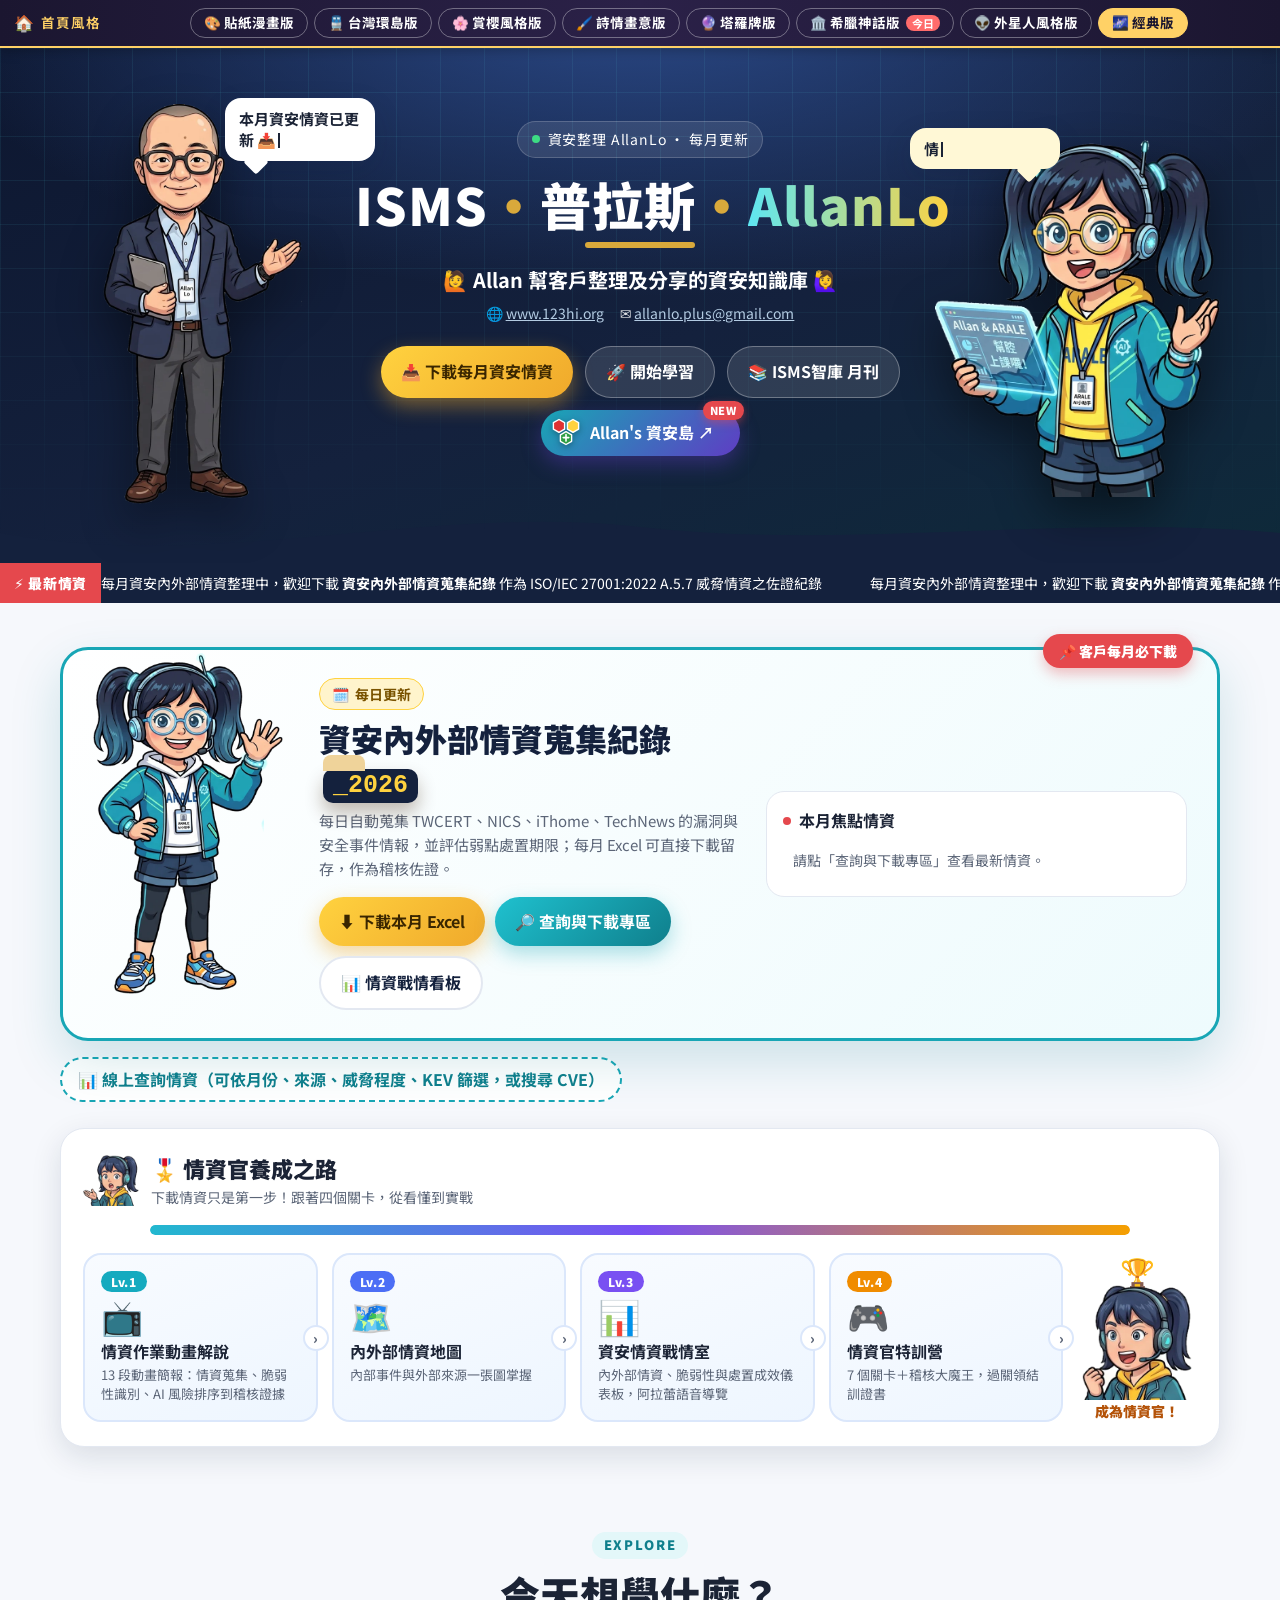
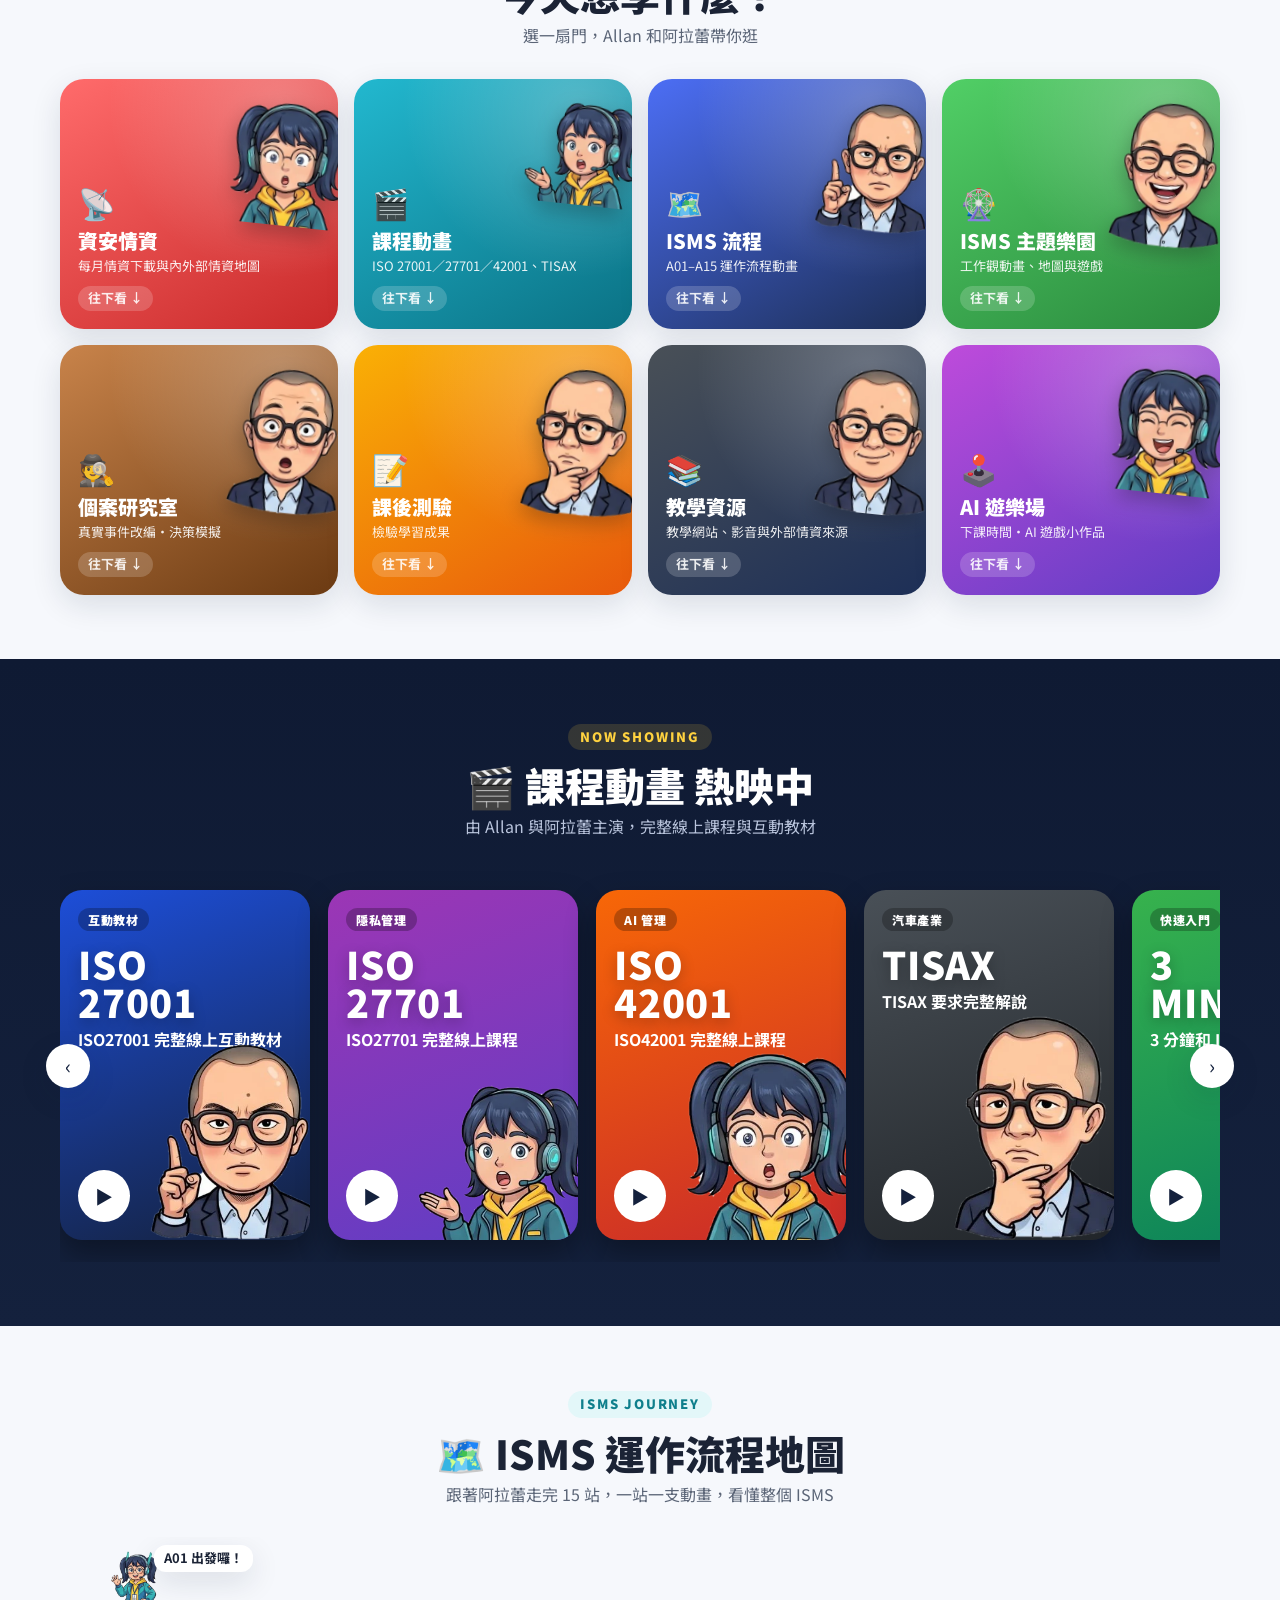
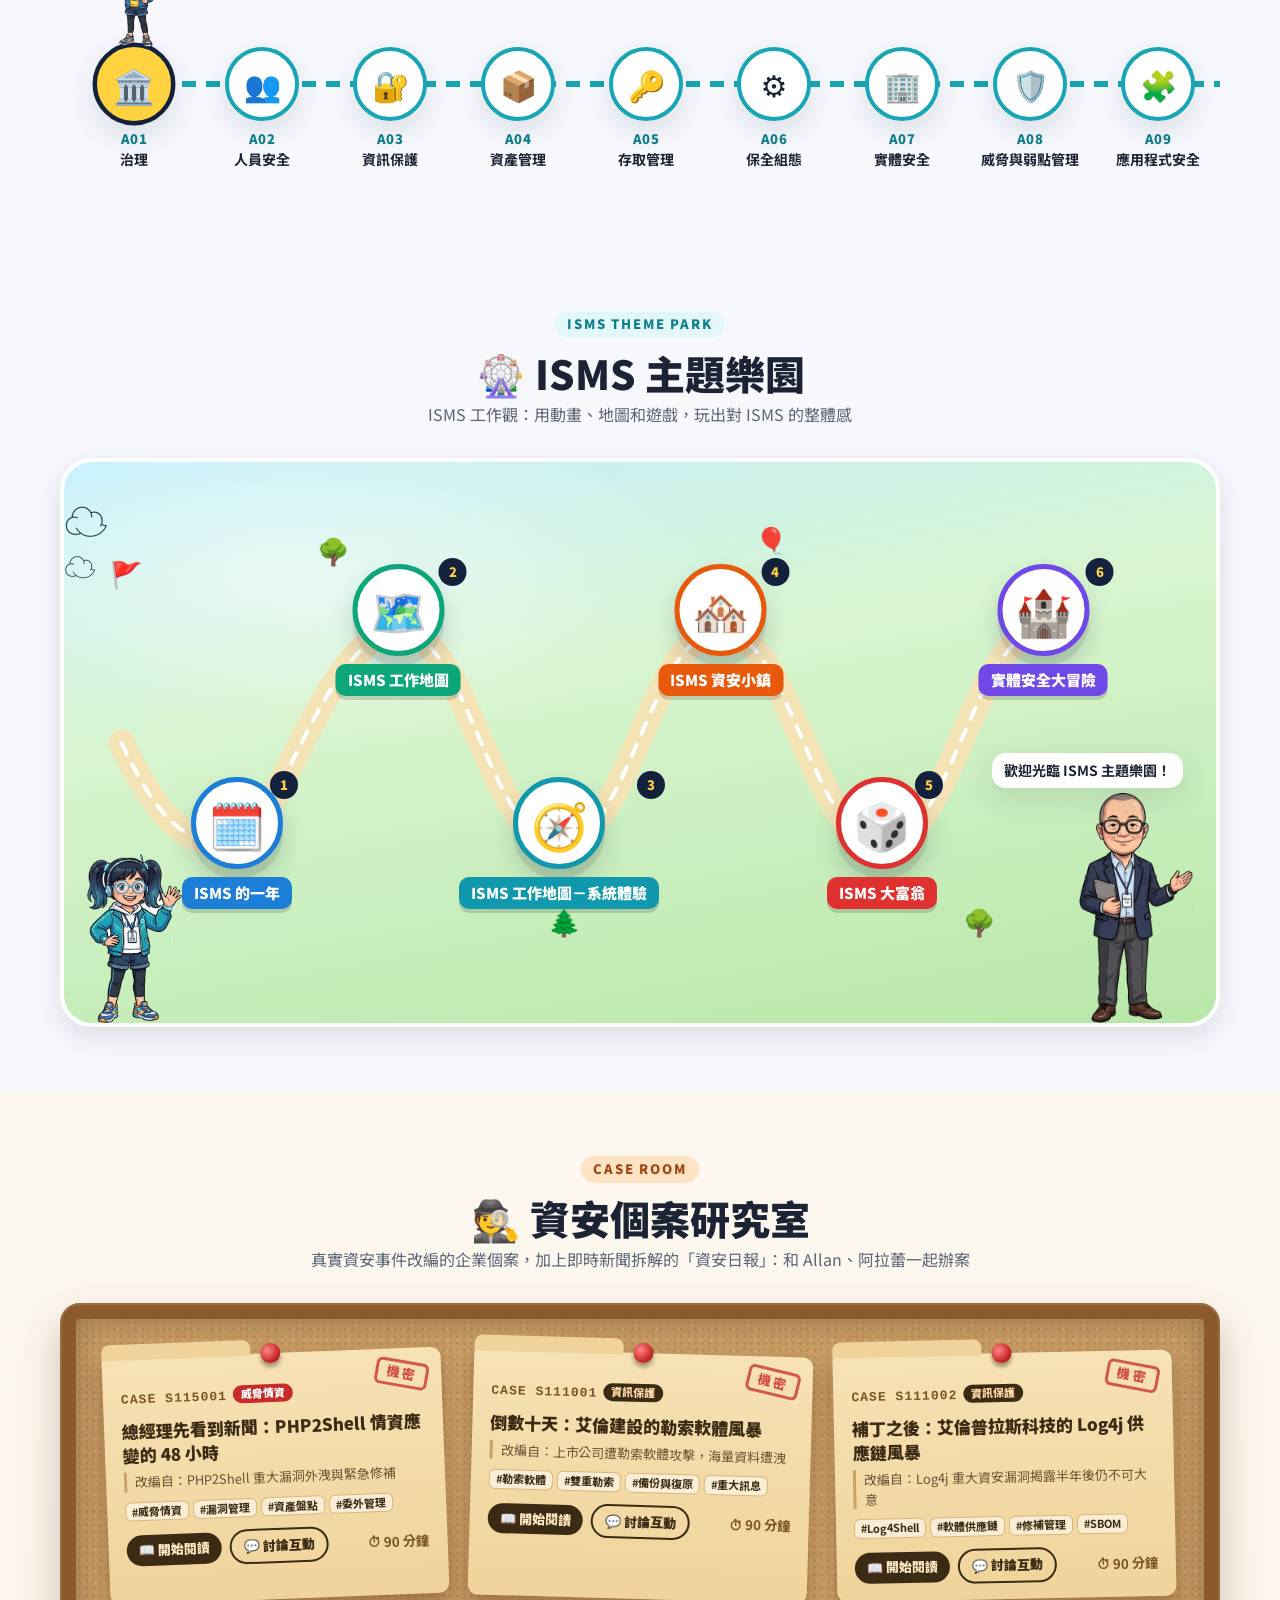
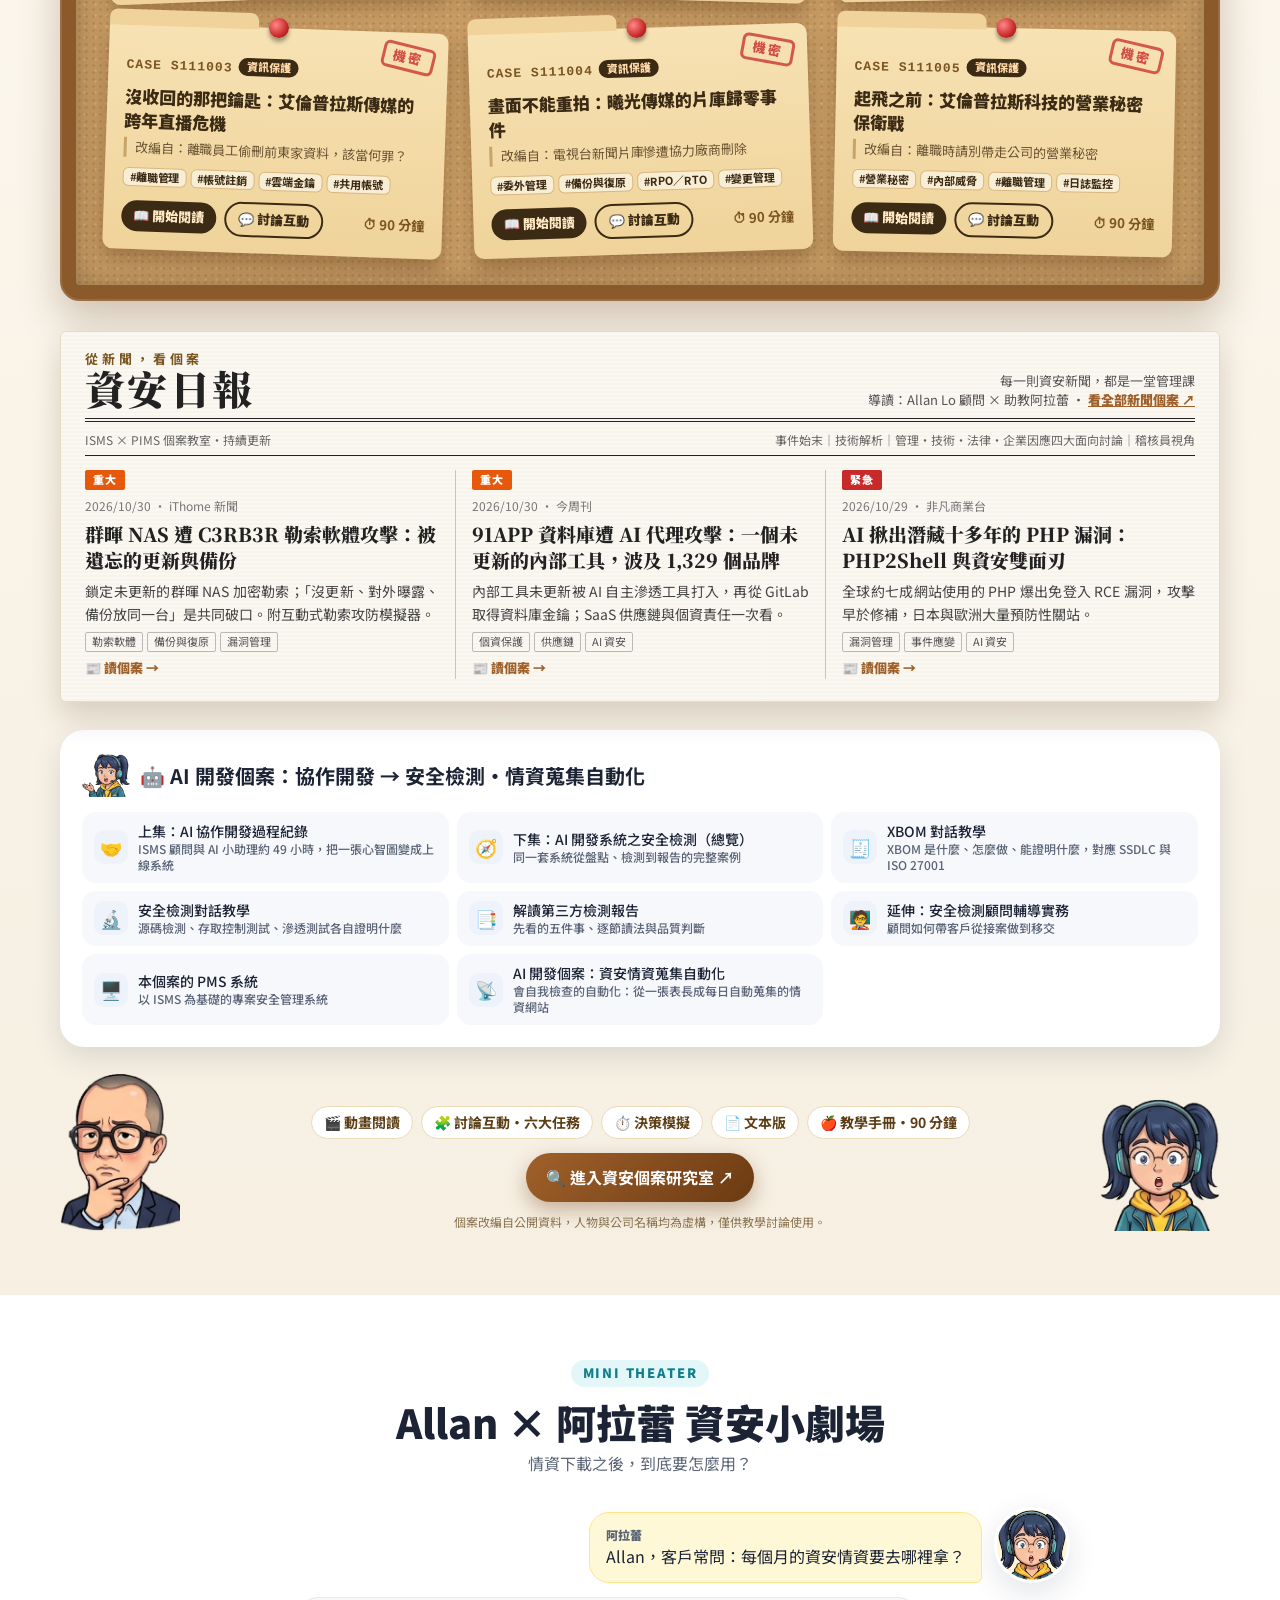
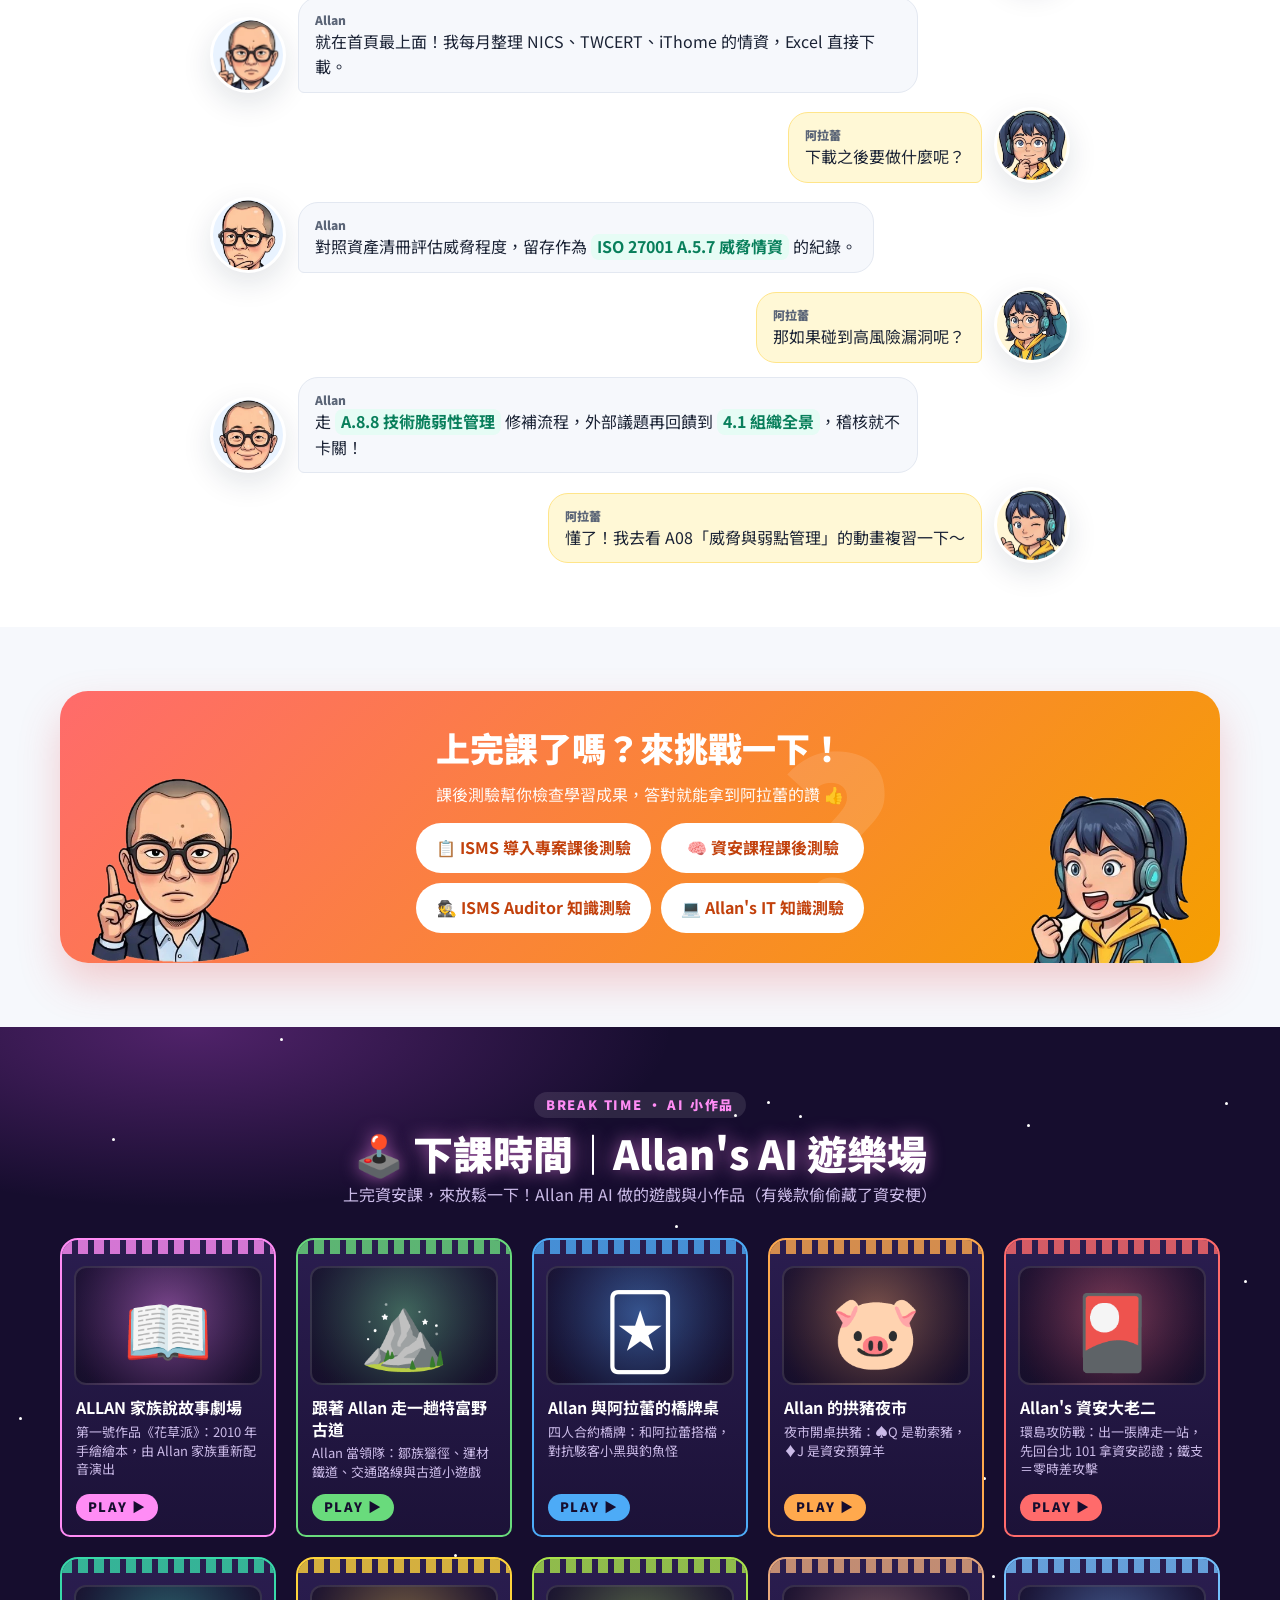
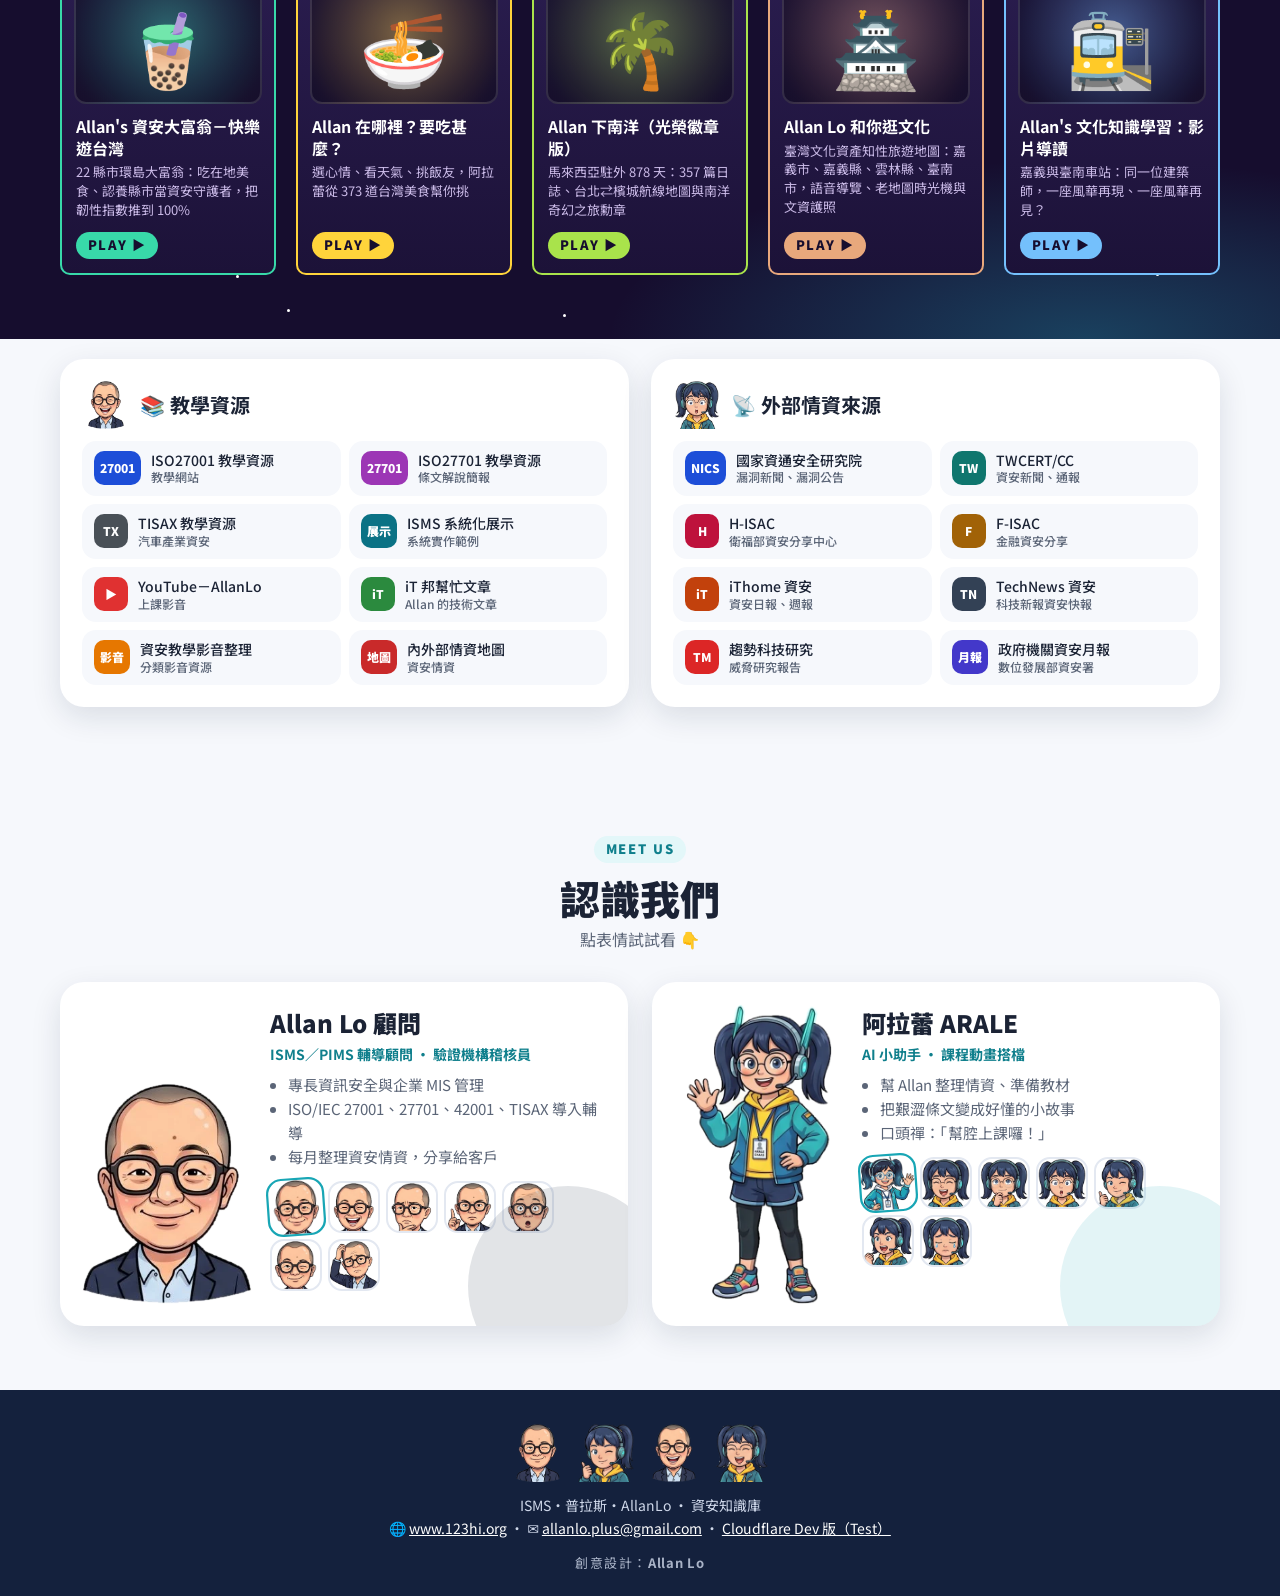
<file: home-classic.html>
<!doctype html>
<html lang="zh-Hant-TW">
<head>
<meta charset="utf-8">
<meta name="viewport" content="width=device-width, initial-scale=1">
<title>ISMS·普拉斯·AllanLo</title>
<meta name="description" content="Allan 幫客戶整理及分享的資安知識庫：每月資安內外部情資、課程動畫、課後測驗與教學資源。">
<base target="_blank">
<link rel="preconnect" href="https://fonts.googleapis.com">
<link rel="preconnect" href="https://fonts.gstatic.com" crossorigin>
<link href="https://fonts.googleapis.com/css2?family=Noto+Sans+TC:wght@400;500;700;900&family=Noto+Serif+TC:wght@700;900&display=swap" rel="stylesheet">
<style>
:root{
  --navy:#14213d; --navy-2:#1d2f57; --ink:#1b2335; --muted:#5b6577;
  --teal:#18a6b5; --teal-2:#0f7f8c; --cyan:#5ee6f2; --gold:#d9a93b; --yellow:#ffd23f;
  --paper:#f6f8fc; --line:#e3e8f1; --red:#e5484d; --amber:#f59f00;
  --radius:20px; --shadow:0 10px 30px rgba(20,33,61,.12);
}
*{box-sizing:border-box}
html{scroll-behavior:smooth}
body{margin:0;background:var(--paper);color:var(--ink);font-family:"Noto Sans TC",system-ui,-apple-system,"Microsoft JhengHei",sans-serif;line-height:1.6;overflow-x:hidden}
img{max-width:100%;display:block}
a{color:inherit}
button{font-family:inherit}
.wrap{max-width:1200px;margin:0 auto;padding:0 20px}
section{padding:64px 0}
.sec-head{text-align:center;margin-bottom:30px}
.sec-head .eyebrow{display:inline-block;font-weight:900;font-size:13px;letter-spacing:.14em;color:var(--teal-2);background:#e3f7f9;padding:3px 12px;border-radius:999px}
.sec-head h2{margin:10px 0 4px;font-size:clamp(26px,3.4vw,40px);font-weight:900;line-height:1.25}
.sec-head p{margin:0;color:var(--muted)}

/* ============ HERO ============ */
.hero{position:relative;overflow:hidden;color:#fff;padding:56px 0 0;background:radial-gradient(1200px 500px at 50% -10%,#2b4a8a 0%,transparent 60%),linear-gradient(160deg,#0d1730 0%,#14213d 55%,#0e2a3a 100%)}
.grid-bg{position:absolute;inset:0;background-image:linear-gradient(rgba(94,230,242,.08) 1px,transparent 1px),linear-gradient(90deg,rgba(94,230,242,.08) 1px,transparent 1px);background-size:44px 44px;mask-image:linear-gradient(to bottom,#000 30%,transparent 95%);animation:gridmove 18s linear infinite}
@keyframes gridmove{to{background-position:44px 44px,44px 44px}}
.floaties span{position:absolute;font-size:22px;opacity:.35;animation:drift linear infinite}
@keyframes drift{0%{transform:translateY(40px) rotate(0)}100%{transform:translateY(-520px) rotate(200deg);opacity:0}}
.hero-inner{position:relative;display:grid;grid-template-columns:1fr minmax(0,2fr) 1fr;align-items:end;gap:10px}
.hero-title{text-align:center;align-self:center;padding:10px 0 40px}
.kicker{display:inline-flex;align-items:center;gap:8px;background:rgba(255,255,255,.1);border:1px solid rgba(255,255,255,.18);padding:6px 14px;border-radius:999px;font-size:14px;letter-spacing:.06em}
.kicker .dot{width:8px;height:8px;border-radius:50%;background:#3ddc84;box-shadow:0 0 0 0 rgba(61,220,132,.7);animation:ping 1.8s infinite}
@keyframes ping{70%{box-shadow:0 0 0 10px rgba(61,220,132,0)}100%{box-shadow:0 0 0 0 rgba(61,220,132,0)}}
h1{white-space:nowrap;font-size:clamp(30px,4vw,58px);line-height:1.1;margin:18px 0 10px;font-weight:900;letter-spacing:.02em}
h1 .dot{color:var(--gold)}
h1 .yr{background:linear-gradient(90deg,var(--cyan),var(--yellow),var(--cyan));background-size:200% auto;-webkit-background-clip:text;background-clip:text;color:transparent;animation:shine 4s linear infinite}
@keyframes shine{to{background-position:200% center}}
.bar{width:110px;height:6px;border-radius:6px;background:var(--gold);margin:6px auto 16px}
.sub{font-size:clamp(16px,2vw,20px);font-weight:700;margin:0 0 6px}
.contact{font-size:14px;opacity:.85;display:flex;gap:16px;justify-content:center;flex-wrap:wrap}
.contact a{color:#cfe9ff}
.hero-cta{margin-top:22px;display:flex;gap:12px;justify-content:center;flex-wrap:wrap}
.char{position:relative;display:flex;justify-content:center;cursor:pointer;-webkit-tap-highlight-color:transparent}
.char img{filter:drop-shadow(0 18px 24px rgba(0,0,0,.45));transform-origin:bottom center}
.char.allan img{width:auto;height:min(400px,58vh);max-width:100%;object-fit:contain;animation:sway 5s ease-in-out infinite}
.char.arale img{width:auto;height:min(370px,54vh);max-width:100%;object-fit:contain;animation:hop 3.2s ease-in-out infinite}
@keyframes sway{0%,100%{transform:rotate(0) translateY(0)}50%{transform:rotate(1.5deg) translateY(-6px)}}
@keyframes hop{0%,100%{transform:translateY(0)}20%{transform:translateY(-14px) rotate(-1deg)}40%{transform:translateY(0)}}
.bubble{position:absolute;top:-6px;background:#fff;color:var(--ink);font-weight:700;font-size:15px;padding:10px 14px;border-radius:16px;box-shadow:var(--shadow);min-width:150px;max-width:220px;z-index:2;line-height:1.45}
.bubble::after{content:"";position:absolute;bottom:-10px;width:18px;height:18px;background:#fff;transform:rotate(45deg);border-radius:3px}
.allan .bubble{left:58%}.allan .bubble::after{left:22px}
.arale .bubble{right:56%;background:#fff8d6}.arale .bubble::after{right:22px;background:#fff8d6}
.caret{display:inline-block;width:2px;height:1em;background:currentColor;vertical-align:-2px;margin-left:2px;animation:blink 1s steps(1) infinite}
@keyframes blink{50%{opacity:0}}
.hero-wave{display:block;width:100%;height:60px;margin-top:-1px}

/* ============ BUTTONS ============ */
.btn{display:inline-flex;align-items:center;gap:8px;padding:12px 20px;border-radius:999px;font-weight:700;text-decoration:none;border:0;cursor:pointer;font-size:16px;transition:transform .15s ease,box-shadow .15s ease}
.btn:hover{transform:translateY(-2px)}
.btn-gold{background:linear-gradient(135deg,#ffd23f,#f0a92b);color:#3a2600;box-shadow:0 8px 20px rgba(240,169,43,.45)}
.btn-ghost{background:rgba(255,255,255,.12);color:#fff;border:1px solid rgba(255,255,255,.3)}
.btn-teal{background:linear-gradient(135deg,#1fc1cf,#0f7f8c);color:#fff;box-shadow:0 8px 20px rgba(24,166,181,.35)}
.btn-white{background:#fff;color:var(--navy);border:2px solid var(--line)}
.pulse{animation:pulse 2.4s ease-in-out infinite}
@keyframes pulse{0%,100%{box-shadow:0 8px 20px rgba(240,169,43,.45),0 0 0 0 rgba(255,210,63,.6)}50%{box-shadow:0 8px 20px rgba(240,169,43,.45),0 0 0 12px rgba(255,210,63,0)}}
.btn-island{position:relative;padding:7px 18px 7px 9px;background:linear-gradient(135deg,#18a6b5,#5f3dc4);color:#fff;box-shadow:0 8px 20px rgba(95,61,196,.4)}
.btn-island svg{width:32px;height:32px;flex:none;filter:drop-shadow(0 2px 3px rgba(0,0,0,.3));animation:hop 3s ease-in-out infinite}
.btn-island .new{position:absolute;top:-9px;right:-4px;background:var(--red);color:#fff;font-size:11px;font-weight:900;letter-spacing:.06em;padding:1px 7px;border-radius:999px;box-shadow:0 3px 8px rgba(229,72,77,.45)}

/* ============ TICKER ============ */
.ticker{background:var(--navy);color:#fff;display:flex;align-items:center;overflow:hidden;font-size:14px}
.ticker .tag{flex:none;background:var(--red);padding:9px 14px;font-weight:900;letter-spacing:.05em;position:relative;z-index:1}
.ticker .track{display:flex;gap:48px;white-space:nowrap;padding:9px 0;animation:marquee 80s linear infinite}
.ticker:hover .track{animation-play-state:paused}
.ticker a{text-decoration:none;opacity:.92}.ticker a:hover{text-decoration:underline;opacity:1}
.ticker .tsrc{color:var(--yellow);font-weight:700;margin-right:6px}
@keyframes marquee{from{transform:translateX(0)}to{transform:translateX(-50%)}}

/* ============ INTEL BANNER ============ */
.intel{padding:44px 0 20px}
.intel-card{position:relative;display:grid;grid-template-columns:200px 1fr 1fr;gap:26px;align-items:center;background:linear-gradient(135deg,#fff 0%,#eefbfd 100%);border:3px solid var(--teal);border-radius:28px;box-shadow:0 20px 50px rgba(15,127,140,.18);padding:28px 30px}
.intel-card .ribbon{position:absolute;top:-16px;right:24px;background:var(--red);color:#fff;font-weight:900;padding:6px 16px;border-radius:999px;font-size:14px;box-shadow:0 6px 14px rgba(229,72,77,.35);animation:wiggle 3s ease-in-out infinite}
@keyframes wiggle{0%,90%,100%{transform:rotate(0)}93%{transform:rotate(-4deg)}96%{transform:rotate(4deg)}}
.intel-card .mascot{width:190px;margin:-70px 0 -30px;animation:hop 3.2s ease-in-out infinite}
.month-pill{display:inline-flex;align-items:center;gap:6px;background:#fff4cc;color:#7a5300;border:1px solid #ffd23f;padding:4px 12px;border-radius:999px;font-weight:700;font-size:14px}
.intel-card h2{margin:8px 0 6px;font-size:clamp(22px,2.6vw,32px);font-weight:900;color:var(--navy);line-height:1.25}
.intel-card h2 .file{display:inline-block;background:var(--navy);color:var(--yellow);padding:1px 10px;border-radius:10px;font-family:ui-monospace,Consolas,monospace;font-size:.78em;margin-left:4px}
.intel-card .lead{color:var(--muted);margin:0 0 16px;font-size:15px}
.intel-actions{display:flex;gap:10px;flex-wrap:wrap}
.intel-actions .btn[hidden],.month-pill[hidden]{display:none}
.month-pill.hot{background:#ffe3e3;border-color:#ffa8a8;color:#c92a2a;margin-top:4px}
.focus .bd{display:inline-block;font-size:11px;font-weight:900;border-radius:4px;padding:0 5px;margin-left:4px;background:#ffe3e3;color:#c92a2a}
.focus .bd.kev{background:#c92a2a;color:#fff}
.focus{background:#fff;border:1px solid var(--line);border-radius:18px;padding:16px}
.focus h3{margin:0 0 8px;font-size:16px;display:flex;align-items:center;gap:8px}
.focus h3 .live{width:8px;height:8px;border-radius:50%;background:var(--red);animation:ping 1.8s infinite;box-shadow:0 0 0 0 rgba(229,72,77,.6)}
.focus a{display:block;padding:8px 10px;border-radius:10px;text-decoration:none;font-size:14px;line-height:1.45;transition:background .15s ease}
.focus a:hover{background:#e7f8fa}
.focus a small{display:block;color:var(--muted);font-size:12px}
.focus .ph{color:var(--muted);font-size:14px;padding:8px 10px}
.viewer{margin-top:16px}
.viewer summary{list-style:none;cursor:pointer;display:inline-flex;align-items:center;gap:8px;font-weight:700;color:var(--teal-2);padding:8px 16px;border-radius:999px;background:#fff;border:2px dashed var(--teal)}
.viewer summary::-webkit-details-marker{display:none}
.viewer[open] summary{border-style:solid}
.viewer iframe{display:block;width:100%;height:760px;border:0;margin-top:14px;border-radius:16px;background:#fff;box-shadow:var(--shadow)}

/* ============ PORTALS ============ */
.portals{display:grid;grid-template-columns:repeat(4,1fr);gap:16px}
.portal{position:relative;display:flex;flex-direction:column;justify-content:flex-end;min-height:250px;padding:18px;border-radius:24px;color:#fff;text-decoration:none;overflow:hidden;background:var(--bg);box-shadow:var(--shadow);transition:transform .25s cubic-bezier(.2,.8,.2,1)}
.portal::before{content:"";position:absolute;inset:0;background:radial-gradient(circle at 80% 10%,rgba(255,255,255,.25),transparent 55%)}
.portal img{position:absolute;right:-6px;top:8px;width:112px;transform:translateY(16px) rotate(6deg);transition:transform .3s cubic-bezier(.2,.8,.2,1);filter:drop-shadow(0 8px 10px rgba(0,0,0,.25))}
.portal:hover{transform:translateY(-8px)}
.portal:hover img{transform:translateY(-6px) rotate(-4deg) scale(1.08)}
.portal .emo{position:relative;font-size:30px}
.portal b{position:relative;font-size:20px;font-weight:900}
.portal span{position:relative;font-size:13px;opacity:.9;line-height:1.45}
.portal .go{position:relative;margin-top:10px;font-size:13px;font-weight:700;background:rgba(255,255,255,.2);border-radius:999px;padding:3px 10px;align-self:flex-start}

/* ============ COURSES (posters) ============ */
.courses{background:linear-gradient(180deg,#0f1a33,#14213d);color:#fff}
.courses .sec-head .eyebrow{background:rgba(255,210,63,.15);color:var(--yellow)}
.courses .sec-head p{color:#b9c4dc}
.rail-wrap{position:relative}
.rail{display:grid;grid-auto-flow:column;grid-auto-columns:250px;gap:18px;overflow-x:auto;scroll-snap-type:x mandatory;padding:20px 4px 22px;scrollbar-width:thin;scrollbar-color:#3b4f7a transparent}
.poster{position:relative;scroll-snap-align:start;height:350px;border-radius:22px;overflow:hidden;text-decoration:none;color:#fff;background:var(--bg);box-shadow:0 14px 30px rgba(0,0,0,.35);display:flex;flex-direction:column;padding:18px;transition:transform .25s ease}
.poster:hover{transform:translateY(-8px) rotate(-.6deg)}
.poster .badge{align-self:flex-start;font-size:12px;font-weight:900;background:rgba(0,0,0,.25);padding:2px 10px;border-radius:999px;letter-spacing:.06em}
.poster .big{font-size:38px;font-weight:900;line-height:1;margin-top:14px;letter-spacing:.02em;text-shadow:0 4px 14px rgba(0,0,0,.25)}
.poster .name{font-weight:700;margin-top:8px;font-size:16px;line-height:1.35}
.poster img{position:absolute;right:-10px;bottom:0;width:170px;transition:transform .3s ease}
.poster:hover img{transform:scale(1.06) translateY(-4px)}
.poster .play{position:absolute;left:18px;bottom:18px;width:52px;height:52px;border-radius:50%;background:#fff;color:var(--navy);display:grid;place-items:center;font-size:18px;box-shadow:0 0 0 0 rgba(255,255,255,.6);animation:playping 2.4s infinite}
@keyframes playping{70%{box-shadow:0 0 0 14px rgba(255,255,255,0)}100%{box-shadow:0 0 0 0 rgba(255,255,255,0)}}
.rail-btn{position:absolute;top:50%;transform:translateY(-50%);width:44px;height:44px;border-radius:50%;border:0;background:#fff;color:var(--navy);font-size:20px;cursor:pointer;box-shadow:var(--shadow);z-index:2}
.rail-btn.l{left:-14px}.rail-btn.r{right:-14px}

/* ============ JOURNEY (A01–A15) ============ */
.journey{position:relative;overflow-x:auto;padding:110px 10px 14px;scrollbar-width:thin}
.road{position:relative;display:grid;grid-template-columns:repeat(15,128px);gap:0;min-width:max-content}
.road::before{content:"";position:absolute;left:64px;right:64px;top:34px;height:6px;border-radius:6px;background:repeating-linear-gradient(90deg,var(--teal) 0 14px,transparent 14px 24px);animation:dash 1.2s linear infinite}
@keyframes dash{to{background-position:24px 0}}
.st{position:relative;display:flex;flex-direction:column;align-items:center;text-align:center;text-decoration:none;padding:0 6px}
.st .node{width:74px;height:74px;border-radius:50%;background:#fff;border:4px solid var(--teal);display:grid;place-items:center;font-size:30px;box-shadow:var(--shadow);transition:transform .2s ease,background .2s ease,border-color .2s ease;position:relative;z-index:1}
.st small{margin-top:8px;font-weight:900;color:var(--teal-2);font-size:13px;letter-spacing:.05em}
.st b{font-size:14px;line-height:1.3}
.st.on .node,.st:hover .node{transform:scale(1.12);background:var(--yellow);border-color:var(--navy)}
.walker{position:absolute;top:-96px;left:0;width:128px;display:flex;justify-content:center;transition:transform .6s cubic-bezier(.4,1.4,.5,1);pointer-events:none;z-index:2}
.walker img{height:96px;width:auto;animation:hop 1.2s ease-in-out infinite}
.walker .say{position:absolute;top:-6px;left:84px;white-space:nowrap;background:#fff;border-radius:12px;padding:3px 10px;font-size:13px;font-weight:700;box-shadow:var(--shadow)}

/* ============ 情資官養成之路 ============ */
.lvup{margin-top:26px;background:#fff;border-radius:24px;box-shadow:var(--shadow);padding:22px 22px 24px;border:1px solid var(--line)}
.lvup-head{display:flex;align-items:center;gap:12px;margin-bottom:16px}
.lvup-head img{width:56px;height:56px;object-fit:contain}
.lvup-head h3{margin:0;font-size:22px;font-weight:900}
.lvup-head p{margin:0;color:var(--muted);font-size:14px}
.xp{position:relative;height:10px;border-radius:10px;background:#e9eef6;margin:0 6% 18px;overflow:hidden}
.xp i{position:absolute;inset:0 auto 0 0;width:0;background:linear-gradient(90deg,#22b8cf,#7950f2,#f59f00);border-radius:10px;transition:width 2.2s cubic-bezier(.2,.8,.2,1)}
.lvup.in .xp i{width:100%}
.lvs{display:grid;grid-template-columns:repeat(4,1fr) 120px;gap:14px;align-items:stretch}
.lv{position:relative;display:flex;flex-direction:column;gap:4px;padding:16px;border-radius:18px;text-decoration:none;background:linear-gradient(160deg,#f8fbff,#eef6ff);border:2px solid #dbe7fb;transition:transform .2s ease,box-shadow .2s ease,border-color .2s ease;opacity:0;transform:translateY(14px)}
.lvup.in .lv{opacity:1;transform:none;transition:opacity .5s ease var(--d),transform .5s cubic-bezier(.2,1.4,.4,1) var(--d)}
.lvup.in .lv:hover{transform:translateY(-6px);box-shadow:var(--shadow);border-color:var(--c);transition-delay:0s}
.lv .badge{align-self:flex-start;font-size:12px;font-weight:900;color:#fff;background:var(--c);padding:1px 10px;border-radius:999px;letter-spacing:.06em}
.lv .ic{font-size:34px;line-height:1.2}
.lv b{font-size:16px;line-height:1.35}
.lv small{color:var(--muted);font-size:13px;line-height:1.45}
.lv::after{content:"›";position:absolute;right:-13px;top:50%;transform:translateY(-50%);width:22px;height:22px;border-radius:50%;background:#fff;border:2px solid #dbe7fb;color:var(--muted);display:grid;place-items:center;font-weight:900;z-index:1;font-size:14px;line-height:1}
.trophy{display:flex;flex-direction:column;align-items:center;justify-content:flex-end;text-align:center;font-weight:900;font-size:14px;color:#b45309}
.trophy img{width:110px;animation:hop 2.6s ease-in-out infinite}
.trophy span{font-size:28px;line-height:1}

/* ============ ISMS 主題樂園 ============ */
.park-map{position:relative;aspect-ratio:1100/540;border-radius:32px;overflow:hidden;background:radial-gradient(60% 50% at 20% 20%,rgba(255,255,255,.55),transparent 60%),linear-gradient(170deg,#c3f0ff 0%,#d8f5d0 38%,#b8e7a8 100%);box-shadow:var(--shadow);border:4px solid #fff}
.park-map .road{position:absolute;inset:0;width:100%;height:100%}
.park-map .road path{fill:none;stroke-linecap:round;vector-effect:non-scaling-stroke}
.park-map .road .base{stroke:#f3e3b5;stroke-width:26}
.park-map .road .dash{stroke:#fff;stroke-width:4;stroke-dasharray:12 12;animation:roaddash 1.4s linear infinite}
@keyframes roaddash{to{stroke-dashoffset:-24}}
.cloud{position:absolute;font-size:44px;opacity:.85;animation:cloud linear infinite;pointer-events:none}
@keyframes cloud{from{transform:translateX(-120px)}to{transform:translateX(1300px)}}
.deco{position:absolute;font-size:26px;pointer-events:none}
.pin{position:absolute;transform:translate(-50%,-50%);display:flex;flex-direction:column;align-items:center;text-decoration:none;z-index:2}
.pin .bld{width:92px;height:92px;border-radius:50%;display:grid;place-items:center;font-size:46px;background:#fff;border:5px solid var(--c);box-shadow:0 10px 0 rgba(0,0,0,.08),0 14px 24px rgba(20,33,61,.18);animation:bob 3s ease-in-out infinite;animation-delay:var(--d);transition:transform .2s ease}
@keyframes bob{0%,100%{transform:translateY(0)}50%{transform:translateY(-8px)}}
.pin .sign{margin-top:8px;background:var(--c);color:#fff;font-weight:900;font-size:15px;padding:4px 12px;border-radius:10px;white-space:nowrap;box-shadow:0 4px 0 rgba(0,0,0,.15)}
.pin .no{position:absolute;top:-6px;right:-6px;width:28px;height:28px;border-radius:50%;background:var(--navy);color:var(--yellow);font-weight:900;font-size:13px;display:grid;place-items:center;z-index:1}
.pin .tip{position:absolute;bottom:calc(100% + 10px);left:50%;width:220px;transform:translate(-50%,8px) scale(.95);opacity:0;pointer-events:none;background:#fff;border-radius:16px;padding:12px 14px;box-shadow:var(--shadow);font-size:14px;color:var(--ink);transition:opacity .2s ease,transform .2s ease;text-align:left}
.pin .tip b{display:block;color:var(--c)}
.pin .tip em{display:inline-block;margin-top:6px;font-style:normal;font-weight:900;color:var(--c)}
.pin:hover .bld,.pin:focus-visible .bld{transform:scale(1.12) rotate(-4deg);animation-play-state:paused}
.pin:hover .tip,.pin:focus-visible .tip{opacity:1;transform:translate(-50%,0) scale(1)}
.guide{position:absolute;right:2%;bottom:0;display:flex;align-items:flex-end;pointer-events:none;z-index:1}
.guide img{height:230px;width:auto;animation:sway 5s ease-in-out infinite}
.guide .gb{position:absolute;right:10px;top:-40px;background:#fff;border-radius:14px;padding:6px 12px;font-weight:700;font-size:14px;white-space:nowrap;box-shadow:var(--shadow)}
.park-kid{position:absolute;left:2%;bottom:0;height:170px;width:auto;animation:hop 2.8s ease-in-out infinite;pointer-events:none;z-index:1}
.park-list{display:none}
@media (max-width:1240px){.guide .gb{display:none}}

.park-list a{display:flex;align-items:center;gap:14px;padding:14px;border-radius:18px;background:#fff;box-shadow:var(--shadow);text-decoration:none;border-left:6px solid var(--c);transition:transform .2s ease}
.park-list a:hover{transform:translateX(4px)}
.park-list .bld{flex:none;width:58px;height:58px;border-radius:50%;display:grid;place-items:center;font-size:30px;background:#f6f8fc;border:3px solid var(--c);animation:bob 3s ease-in-out infinite;animation-delay:var(--d)}
.park-list b{display:block;font-size:16px}.park-list small{color:var(--muted);font-size:13px}
/* ============ AI 遊樂場（下課時間） ============ */
.arcade{position:relative;overflow:hidden;color:#fff;background:radial-gradient(800px 300px at 15% 0%,rgba(190,75,219,.35),transparent 60%),radial-gradient(800px 300px at 85% 100%,rgba(34,184,207,.3),transparent 60%),#160d2e}
.arcade .sec-head .eyebrow{background:rgba(255,255,255,.1);color:#ff8cf5}
.arcade .sec-head h2{text-shadow:0 0 18px rgba(255,140,245,.6)}
.arcade .sec-head p{color:#cbbbe8}
.stars span{position:absolute;width:3px;height:3px;background:#fff;border-radius:50%;animation:twinkle 2.4s ease-in-out infinite}
@keyframes twinkle{50%{opacity:.15}}
.carts{position:relative;display:flex;flex-wrap:wrap;justify-content:center;gap:20px}
.carts .cart{flex:0 1 calc((100% - 80px) / 5)}
.cart{position:relative;display:flex;flex-direction:column;text-decoration:none;color:#fff;border-radius:18px 18px 10px 10px;background:linear-gradient(180deg,#2a1d4f,#1c1238);border:2px solid var(--c);box-shadow:0 0 0 rgba(0,0,0,0);transition:transform .25s cubic-bezier(.2,.8,.2,1),box-shadow .25s ease;overflow:hidden}
.cart::before{content:"";height:14px;background:repeating-linear-gradient(90deg,var(--c) 0 10px,transparent 10px 16px);opacity:.8}
.cart:hover{transform:translateY(-10px) rotate(-1.5deg);box-shadow:0 0 24px var(--c),0 0 4px var(--c) inset}
.cart .scr{margin:12px;border-radius:12px;aspect-ratio:16/7;display:grid;place-items:center;font-size:clamp(48px,6vw,72px);background:radial-gradient(circle at 50% 40%,color-mix(in srgb,var(--c) 40%,transparent),rgba(0,0,0,.35));border:2px solid rgba(255,255,255,.12)}
.cart:hover .scr{animation:wob .5s ease}
@keyframes wob{30%{transform:scale(1.06) rotate(-3deg)}60%{transform:scale(.98) rotate(2deg)}}
.cart b{padding:0 14px;font-size:16px;line-height:1.35}
.cart small{padding:4px 14px 0;color:#cbbbe8;font-size:13px;line-height:1.45;flex:1}
.cart .play2{margin:12px 14px 14px;align-self:flex-start;font-weight:900;font-size:13px;letter-spacing:.1em;color:#160d2e;background:var(--c);padding:3px 12px;border-radius:999px}

/* ============ 資安個案研究室（辦案牆） ============ */
.cases-sec{background:linear-gradient(180deg,#fdf8ef,#f6efe2)}
.cases-sec .sec-head .eyebrow{background:#fde2c4;color:#9c4a11}
.board{position:relative;padding:34px 30px 30px;border-radius:20px;border:16px solid #8b5a2b;box-shadow:inset 0 0 30px rgba(0,0,0,.25),0 18px 40px rgba(80,45,10,.25);background-color:#c79b62;background-image:radial-gradient(rgba(0,0,0,.09) 1px,transparent 1.6px),radial-gradient(rgba(255,255,255,.14) 1px,transparent 1.6px);background-size:7px 7px,11px 11px;background-position:0 0,3px 5px}
.board::before{content:"";position:absolute;inset:-16px;border-radius:20px;pointer-events:none;box-shadow:inset 0 0 0 2px rgba(255,255,255,.12)}
.files{display:grid;grid-template-columns:repeat(3,1fr);gap:30px 26px}
.file{position:relative;padding:26px 18px 16px;background:linear-gradient(180deg,#f7e2b4,#efd39a);border-radius:4px 10px 10px 10px;box-shadow:0 10px 18px rgba(60,30,0,.3);transform:rotate(var(--r));transition:transform .3s cubic-bezier(.2,.8,.2,1),box-shadow .3s ease;color:#3b2a14}
.file::before{content:"";position:absolute;left:0;top:-14px;width:44%;height:16px;background:#efd39a;border-radius:8px 8px 0 0}
.file:hover{transform:rotate(0) translateY(-8px) scale(1.03);box-shadow:0 22px 34px rgba(60,30,0,.35);z-index:2}
.file .tack{position:absolute;top:-10px;left:50%;width:20px;height:20px;border-radius:50%;transform:translateX(-50%);background:radial-gradient(circle at 35% 35%,#ff8787,#c92a2a 60%,#7a1010);box-shadow:0 4px 4px rgba(0,0,0,.35);z-index:1}
.file .no{font-family:ui-monospace,Consolas,monospace;font-weight:900;font-size:13px;letter-spacing:.08em;color:#7a5520}
.file .cat{display:inline-block;margin-left:6px;font-size:11px;font-weight:900;padding:0 8px;border-radius:999px;background:#3b2a14;color:#ffd8a8;vertical-align:1px}
.file .cat.ti{background:#c92a2a;color:#fff}
.file .stamp{position:absolute;top:12px;right:12px;transform:rotate(12deg);border:3px solid rgba(201,42,42,.75);color:rgba(201,42,42,.8);font-weight:900;font-size:13px;padding:0 8px;border-radius:6px;letter-spacing:.2em}
.file h3{margin:8px 0 6px;font-size:17px;line-height:1.4;font-weight:900}
.file .origin{margin:0 0 10px;font-size:13px;line-height:1.5;color:#6b5434;border-left:3px solid #c9a46a;padding-left:8px}
.file .tags{display:flex;flex-wrap:wrap;gap:4px;margin-bottom:12px}
.file .tags span{font-size:11px;font-weight:700;background:rgba(255,255,255,.55);border:1px solid #d9b77c;border-radius:6px;padding:0 6px}
.file .acts{display:flex;gap:8px;align-items:center;flex-wrap:wrap}
.file .acts a{font-size:13px;font-weight:900;text-decoration:none;padding:5px 12px;border-radius:999px;background:#3b2a14;color:#ffe8c2;transition:transform .15s ease}
.file .acts a.alt{background:transparent;color:#3b2a14;border:2px solid #3b2a14}
.file .acts a:hover{transform:translateY(-2px)}
.file .acts small{margin-left:auto;font-weight:700;color:#7a5520}
.case-foot{display:grid;grid-template-columns:120px 1fr 120px;align-items:end;gap:16px;margin-top:26px}
.case-foot img{width:120px;animation:hop 3s ease-in-out infinite}
.case-foot .mid{text-align:center}
.modes{display:flex;flex-wrap:wrap;gap:8px;justify-content:center;margin-bottom:14px}
.modes span{background:#fff;border:1px solid #ecd9b8;border-radius:999px;padding:4px 12px;font-size:14px;font-weight:700;color:#5c3d14}
.case-foot .btn{background:linear-gradient(135deg,#a0612b,#6b3a12);color:#fff;box-shadow:0 8px 20px rgba(107,58,18,.35)}
.case-foot .note{margin:10px 0 0;font-size:12px;color:#8a7350}

/* ============ 從新聞．看個案（資安日報） ============ */
.paper{margin-top:30px;background:#fbf8f1;color:#222;border-radius:6px;padding:20px 24px 22px;box-shadow:0 14px 30px rgba(60,40,10,.18);border:1px solid #e6dcc6;position:relative;transform:rotate(-.3deg)}
.paper::after{content:"";position:absolute;inset:0;pointer-events:none;border-radius:6px;background:repeating-linear-gradient(0deg,rgba(0,0,0,.015) 0 2px,transparent 2px 4px)}
.mast{display:flex;align-items:flex-end;justify-content:space-between;gap:12px;flex-wrap:wrap;border-bottom:4px double #222;padding-bottom:8px;margin-bottom:6px}
.mast h3{margin:0;font-family:"Noto Serif TC",serif;font-weight:900;font-size:clamp(26px,3.6vw,40px);letter-spacing:.06em;line-height:1.1}
.mast h3 small{display:block;font-family:"Noto Sans TC",sans-serif;font-size:13px;letter-spacing:.3em;font-weight:700;color:#7a5520}
.mast .ed{font-size:13px;color:#555;text-align:right;line-height:1.5}
.mast .ed a{font-weight:900;color:#a0612b}
.dateline{display:flex;justify-content:space-between;font-size:12px;color:#666;border-bottom:1px solid #222;padding:2px 0 6px;margin-bottom:14px;flex-wrap:wrap;gap:6px}
.cols{display:grid;grid-template-columns:repeat(3,1fr)}
.clip{position:relative;padding:0 16px;text-decoration:none;color:inherit;display:flex;flex-direction:column;gap:6px;transition:transform .2s ease}
.clip+.clip{border-left:1px solid #cfc6b2}
.clip:first-child{padding-left:0}.clip:last-child{padding-right:0}
.clip:hover{transform:translateY(-4px)}
.clip:hover h4{text-decoration:underline;text-decoration-thickness:2px}
.clip .sev{align-self:flex-start;font-size:11px;font-weight:900;color:#fff;background:#c92a2a;padding:1px 8px;border-radius:2px;letter-spacing:.1em}
.clip .sev.major{background:#e8590c}
.clip .meta{font-size:12px;color:#777}
.clip h4{margin:0;font-family:"Noto Serif TC",serif;font-weight:900;font-size:19px;line-height:1.4}
.clip p{margin:0;font-size:14px;line-height:1.65;color:#444;text-align:justify}
.clip .tp{display:flex;flex-wrap:wrap;gap:4px}
.clip .tp span{font-size:11px;border:1px solid #bbb;padding:0 6px;border-radius:2px;color:#555}
.clip .more{font-size:13px;font-weight:900;color:#a0612b;margin-top:auto}

/* ============ COMIC ============ */
.comic{background:#fff}
.chat{max-width:860px;margin:0 auto;display:flex;flex-direction:column;gap:14px}
.msg{display:flex;align-items:flex-end;gap:12px;opacity:0;transform:translateY(16px) scale(.96);transition:opacity .5s ease,transform .5s cubic-bezier(.2,1.4,.4,1)}
.chat.in .msg{opacity:1;transform:none}
.msg.r{flex-direction:row-reverse}
.msg img{width:76px;height:76px;object-fit:cover;object-position:top;border-radius:50%;background:#e9f3ff;border:3px solid #fff;box-shadow:var(--shadow);flex:none}
.msg.r img{background:#fff6d6}
.msg .t{position:relative;max-width:620px;padding:12px 16px;border-radius:20px 20px 20px 6px;background:var(--paper);border:1px solid var(--line);font-size:16px}
.msg.r .t{border-radius:20px 20px 6px 20px;background:#fff8d6;border-color:#ffe58a}
.msg .nm{display:block;font-size:12px;font-weight:900;color:var(--muted)}
.iso{display:inline-block;background:#e6fcf5;color:#087f5b;border-radius:8px;padding:0 6px;font-weight:700}

/* ============ QUIZ CTA ============ */
.quiz{position:relative;display:grid;grid-template-columns:160px 1fr 160px;align-items:end;gap:20px;border-radius:28px;padding:30px 30px 0;background:linear-gradient(135deg,#ff6b6b,#f59f00);color:#fff;overflow:hidden;box-shadow:0 20px 40px rgba(229,72,77,.25)}
.quiz::before{content:"?";position:absolute;right:28%;top:-40px;font-size:220px;font-weight:900;opacity:.12}
.quiz img{width:160px;animation:hop 3s ease-in-out infinite}
.quiz .mid{padding-bottom:30px;text-align:center;position:relative}
.quiz h2{margin:0 0 6px;font-size:clamp(24px,3vw,34px);font-weight:900}
.quiz p{margin:0 0 16px;opacity:.95}
.quiz .btns{display:grid;grid-template-columns:repeat(2,auto);gap:10px;justify-content:center}
.quiz .btns .btn{justify-content:center}
.quiz .btn-white{border:0;color:#c2410c}

/* ============ LINKS ============ */
.links2{display:grid;grid-template-columns:1fr 1fr;gap:22px}
.lbox{background:#fff;border-radius:24px;padding:22px;box-shadow:var(--shadow)}
.lbox h3{margin:0 0 12px;font-size:20px;display:flex;align-items:center;gap:10px}
.lbox h3 img{width:48px;height:48px;object-fit:contain}
.lgrid{display:grid;grid-template-columns:1fr 1fr;gap:8px}
.lgrid.g3{grid-template-columns:repeat(3,1fr)}
.lgrid.g3 .ic{font-size:18px;background:#eef3fb}
.lk{display:flex;align-items:center;gap:10px;padding:10px 12px;border-radius:14px;background:var(--paper);text-decoration:none;font-size:14px;font-weight:500;line-height:1.35;transition:transform .15s ease,background .15s ease}
.lk:hover{background:#e7f8fa;transform:translateY(-2px)}
.lk .ic{flex:none;min-width:34px;padding:0 6px;height:34px;border-radius:10px;display:grid;place-items:center;font-size:12px;font-weight:900;color:#fff;background:var(--c,#1d2f57)}
.lk small{display:block;color:var(--muted);font-size:12px}

/* ============ DUO ============ */
.duo{display:grid;grid-template-columns:1fr 1fr;gap:24px}
.who{position:relative;display:grid;grid-template-columns:170px 1fr;gap:18px;background:#fff;border-radius:24px;padding:22px;box-shadow:var(--shadow);overflow:hidden}
.who::before{content:"";position:absolute;inset:auto -40px -60px auto;width:200px;height:200px;border-radius:50%;background:var(--accent);opacity:.12}
.who.a{--accent:var(--navy)}.who.b{--accent:var(--teal)}
.who .pic{display:flex;align-items:flex-end;justify-content:center}
.who .pic img{max-height:300px;width:auto;object-fit:contain}
.who h3{margin:0;font-size:24px;font-weight:900}
.who .role{color:var(--teal-2);font-weight:700;font-size:14px;margin-bottom:8px}
.who ul{padding-left:18px;margin:8px 0 12px;color:var(--muted);font-size:15px}
.faces{display:flex;gap:6px;flex-wrap:wrap}
.faces button{width:52px;height:52px;padding:0;border-radius:14px;border:2px solid var(--line);background:#fff;cursor:pointer;overflow:hidden;transition:transform .15s ease,border-color .15s ease}
.faces button:hover,.faces button.on{transform:scale(1.12) rotate(-4deg);border-color:var(--teal)}
.faces img{width:100%;height:100%;object-fit:cover;object-position:top}

/* ============ FOOTER ============ */
footer{background:var(--navy);color:#cfd8ea;padding:34px 0 26px;font-size:14px;text-align:center}
footer .sticker-row{display:flex;justify-content:center;gap:10px;margin-bottom:12px}
footer .sticker-row img{width:58px;height:58px;object-fit:contain;animation:hop 3s ease-in-out infinite}
footer .sticker-row img:nth-child(2n){animation-delay:.4s}
footer a{color:#fff}
.to-top{position:fixed;right:16px;bottom:16px;width:64px;height:64px;border:0;background:transparent;cursor:pointer;opacity:0;pointer-events:none;transition:opacity .3s ease;z-index:10}
.to-top.show{opacity:1;pointer-events:auto}
.to-top img{width:100%;height:100%;object-fit:contain;filter:drop-shadow(0 6px 10px rgba(0,0,0,.25))}

.reveal{opacity:0;transform:translateY(26px);transition:opacity .7s ease,transform .7s ease}
.reveal.in{opacity:1;transform:none}

/* ============ RESPONSIVE ============ */
@media (max-width:980px){
  .hero-inner{grid-template-columns:1fr 1fr}
  .hero-title{grid-column:1/-1;order:-1;padding-bottom:10px}
  .intel-card{grid-template-columns:1fr;padding:30px 22px 24px}
  .intel-card .mascot{display:none}
  .portals{grid-template-columns:repeat(3,1fr)}
  .quiz{grid-template-columns:1fr 120px;padding:26px 24px 0}.quiz img{width:120px}.quiz .l{display:none}
  .quiz .mid{text-align:left}.quiz .btns{justify-content:flex-start}
  .links2,.duo{grid-template-columns:1fr}
  .lgrid.g3{grid-template-columns:1fr 1fr}
  .lvs{grid-template-columns:1fr 1fr}.trophy{display:none}.lv::after{display:none}
  .carts .cart{flex-basis:calc((100% - 40px) / 3)}
  .park-map{display:none}
  .files{grid-template-columns:1fr 1fr}
  .cols{grid-template-columns:1fr}.clip{padding:14px 0!important}.clip+.clip{border-left:0;border-top:1px solid #cfc6b2}
  .park-list{display:grid;grid-template-columns:1fr 1fr;gap:12px}
}
@media (max-width:600px){
  .wrap{padding:0 16px}
  section{padding:48px 0}
  .char.allan img{height:250px}.char.arale img{height:230px}
  .bubble{font-size:13px;min-width:0;max-width:150px;padding:8px 10px}
  .allan .bubble{left:40%}.arale .bubble{right:40%}
  .intel-actions .btn{width:100%;justify-content:center}
  .portals{grid-template-columns:1fr 1fr;gap:12px}.portal{min-height:200px;padding:14px}.portal img{width:92px}
  .rail{grid-auto-columns:220px}.rail-btn{display:none}
  .msg img{width:56px;height:56px}.msg .t{font-size:15px}
  .quiz{grid-template-columns:1fr}.quiz .r{display:none}.quiz .mid{text-align:center}.quiz .btns{justify-content:center;grid-template-columns:auto}
  .lgrid,.lgrid.g3{grid-template-columns:1fr}
  .who{grid-template-columns:1fr}.who .pic img{max-height:220px}
  .viewer iframe{height:480px}
  .lvs{grid-template-columns:1fr}
  .carts .cart{flex-basis:calc((100% - 20px) / 2)}
  .park-list{grid-template-columns:1fr}
  .files{grid-template-columns:1fr}.board{padding:28px 14px 18px;border-width:10px}
  .case-foot{grid-template-columns:1fr}.case-foot img{display:none}
  footer{padding-bottom:88px}
}
/* ============ COMPACT（Google Sites 手機嵌入框） ============
   尺寸全部由 JS 依實際框寬高計算（iOS 在 iframe 內的 vh 會取整個螢幕高度，不可靠） */
.mini{display:none}
html.compact,html.compact body{height:100%;overflow:hidden}
html.compact body>*:not(.mini){display:none!important}
html.compact .mini{display:block;position:fixed;inset:0;overflow:hidden;color:#fff;background:radial-gradient(120% 90% at 50% 0%,#2b4a8a 0%,transparent 60%),linear-gradient(160deg,#0d1730,#14213d 55%,#0e2a3a)}
.mini .c{position:absolute;bottom:0;pointer-events:none;z-index:1}
.mini .c img{width:auto;max-width:none;filter:drop-shadow(0 8px 10px rgba(0,0,0,.4))}
.mini .c.a{left:2%}.mini .c.a img{height:var(--ah,200px);animation:sway 5s ease-in-out infinite}
.mini .c.b{right:0}.mini .c.b img{height:var(--bh,180px);animation:hop 3.2s ease-in-out infinite}
.mini .mid{position:absolute;z-index:3;left:50%;transform:translateX(-50%);width:var(--mw,60%);top:var(--mt,20px);text-align:center;display:flex;flex-direction:column;align-items:center;gap:calc(var(--t,24px)*.32)}
.mini .t{font-weight:900;white-space:nowrap;font-size:var(--t,24px);line-height:1.1;text-shadow:0 2px 8px rgba(13,23,48,.9)}
.mini .t .dot{color:var(--gold)}
.mini .t .yr{color:var(--yellow)}
.mini .pill{font-size:calc(var(--t,24px)*.46);font-weight:700;background:rgba(13,23,48,.6);border:1px solid rgba(255,255,255,.25);border-radius:999px;padding:1px 10px;white-space:nowrap}
.mini .btn{font-size:calc(var(--t,24px)*.56);padding:calc(var(--t,24px)*.36) calc(var(--t,24px)*.7);white-space:nowrap}
.mini .btn-ghost{background:rgba(13,23,48,.55)}
@media (prefers-reduced-motion:reduce){
  *,*::before,*::after{animation:none!important;transition:none!important}
  .reveal,.msg{opacity:1!important;transform:none!important}
}
</style>
</head>
<body>
<script>
/* 在 Google Sites 嵌入框內且框很小（手機）時，改用一頁式精簡卡片；?compact=1 可強制預覽 */
(function () {
  let embedded = true; try { embedded = window.self !== window.top; } catch (e) {}
  const force = /[?&]compact=1/.test(location.search);
  const root = document.documentElement;
  function layout() {
    const w = root.clientWidth || innerWidth, h = root.clientHeight || innerHeight;
    const on = force || (embedded && w < 700 && h < 760);
    root.classList.toggle("compact", on);
    const mini = document.querySelector(".mini");
    if (!on || !mini) return;
    const set = (k, v) => mini.style.setProperty(k, Math.round(v) + "px");
    const mid = mini.querySelector(".mid");
    if (w / h >= 1.15) {               /* 橫式：角色在左右，標題按鈕置中 */
      const t = Math.max(12, Math.min(30, w * .5 / 11.5, h * .1));
      set("--t", t); mid.style.setProperty("--mw", "54%");
      set("--ah", h * .9); set("--bh", h * .8);
      set("--mt", Math.max(6, (h - mid.offsetHeight) / 2));
    } else {                           /* 直式：標題按鈕在上，角色在下 */
      const t = Math.max(14, Math.min(30, (w - 32) / 11.5));
      set("--t", t); mid.style.setProperty("--mw", "100%"); set("--mt", 16);
      const room = h - mid.offsetHeight - 30;
      const ch = Math.max(80, Math.min(room, w / 1.35));
      set("--ah", ch); set("--bh", ch * .9);
    }
  }
  window.__compactLayout = layout;
  addEventListener("resize", layout);
  addEventListener("load", layout);
  document.addEventListener("DOMContentLoaded", layout);
})();
</script>

<!-- ================= COMPACT CARD ================= -->
<div class="mini">
  <div class="grid-bg"></div>
  <div class="c a"><img src="assets/img/allan-main.webp" alt="Allan Lo 顧問"></div>
  <div class="mid">
    <div class="t">ISMS<span class="dot">·</span>普拉斯<span class="dot">·</span><span class="yr">AllanLo</span></div>
    <span class="pill">🗓️ <span id="miniMonth">資安情資每月更新</span></span>
    <a class="btn btn-gold pulse" id="miniXlsx" href="#">📥 下載每月情資 Excel</a>
    <a class="btn btn-ghost" id="miniFull" href="https://allanlo.123hi.org/home-classic.html">✨ 看完整首頁</a>
  </div>
  <div class="c b"><img src="assets/img/arale-tablet.webp" alt="AI 小助手 阿拉蕾"></div>
</div>

<!-- ================= HERO ================= -->
<header class="hero" id="top">
  <div class="grid-bg"></div>
  <div class="floaties" aria-hidden="true"></div>
  <div class="wrap hero-inner">
    <div class="char allan" id="heroAllan" title="點我聽 Allan 說">
      <div class="bubble"><span class="say"></span><span class="caret"></span></div>
      <img src="assets/img/allan-main.webp" alt="Allan Lo 顧問" width="560" height="1110">
    </div>
    <div class="hero-title">
      <span class="kicker"><span class="dot"></span>資安整理 AllanLo · 每月更新</span>
      <h1>ISMS<span class="dot">·</span>普拉斯<span class="dot">·</span><span class="yr">AllanLo</span></h1>
      <div class="bar"></div>
      <p class="sub">🙋 Allan 幫客戶整理及分享的資安知識庫 🙋‍♀️</p>
      <div class="contact">
        <span>🌐 <a href="https://www.123hi.org/">www.123hi.org</a></span>
        <span>✉️ <a href="mailto:allanlo.plus@gmail.com">allanlo.plus@gmail.com</a></span>
      </div>
      <div class="hero-cta">
        <a class="btn btn-gold pulse" href="#intel" target="_self">📥 下載每月資安情資</a>
        <a class="btn btn-ghost" href="#explore" target="_self">🚀 開始學習</a>
        <a class="btn btn-ghost" id="heroThink" href="#" rel="noopener">📚 ISMS智庫 月刊</a>
        <a class="btn btn-island" href="https://allanlo.123hi.org/isms_island/" rel="noopener" title="10 座六角島拼成的互動資源地圖">
          <svg viewBox="0 0 32 32" aria-hidden="true"><g stroke="#fff" stroke-width="1.4" stroke-linejoin="round"><path d="M9 2.5l5.6 3.2v6.5L9 15.4 3.4 12.2V5.7z" fill="#e03131"/><path d="M23 2.5l5.6 3.2v6.5L23 15.4l-5.6-3.2V5.7z" fill="#ffd23f"/><path d="M16 14.6l5.6 3.2v6.5L16 27.5l-5.6-3.2v-6.5z" fill="#2f9e44"/></g><path d="M16 17.5v6.6M13.2 20.6h5.6" stroke="#fff" stroke-width="1.6" stroke-linecap="round"/></svg>
          Allan's 資安島 ↗<span class="new">NEW</span>
        </a>
      </div>
    </div>
    <div class="char arale" id="heroArale" title="點我聽阿拉蕾說">
      <div class="bubble"><span class="say"></span><span class="caret"></span></div>
      <img src="assets/img/arale-tablet.webp" alt="AI 小助手 阿拉蕾" width="700" height="874">
    </div>
  </div>
  <svg class="hero-wave" viewBox="0 0 1440 60" preserveAspectRatio="none" aria-hidden="true"><path d="M0,30 C240,70 480,0 720,24 C960,48 1200,10 1440,30 L1440,60 L0,60 Z" fill="#14213d"/></svg>
</header>

<div class="ticker" aria-label="最新資安情資跑馬燈">
  <span class="tag">⚡ 最新情資</span>
  <div class="track" id="tickerTrack">
    <span>每月資安內外部情資整理中，歡迎下載 <b>資安內外部情資蒐集紀錄</b> 作為 ISO/IEC 27001:2022 A.5.7 威脅情資之佐證紀錄</span>
    <span>每月資安內外部情資整理中，歡迎下載 <b>資安內外部情資蒐集紀錄</b> 作為 ISO/IEC 27001:2022 A.5.7 威脅情資之佐證紀錄</span>
  </div>
</div>

<main>
<!-- ================= INTEL BANNER ================= -->
<section class="intel" id="intel">
  <div class="wrap">
    <div class="intel-card reveal">
      <span class="ribbon">📌 客戶每月必下載</span>
      <img class="mascot" src="assets/img/arale-wave.webp" alt="" aria-hidden="true">
      <div>
        <span class="month-pill">🗓️ <span id="monthLabel">每日更新</span></span> <span class="month-pill hot" id="riskPill" hidden></span>
        <h2>資安內外部情資蒐集紀錄<span class="file" id="fileYear">_2026</span></h2>
        <p class="lead">每日自動蒐集 TWCERT、NICS、iThome、TechNews 的漏洞與安全事件情報，並評估弱點處置期限；每月 Excel 可直接下載留存，作為稽核佐證。</p>
        <div class="intel-actions">
          <a class="btn btn-gold pulse" id="btnXlsx" href="#">⬇️ 下載本月 Excel</a>
          <a class="btn btn-white" id="btnOther" href="#" hidden></a>
          <a class="btn btn-teal" id="btnOpen" href="#">🔎 查詢與下載專區</a>
          <a class="btn btn-white" id="btnWarroom" href="https://allanloplus.github.io/intelligence/">📊 情資戰情看板</a>
        </div>
      </div>
      <div class="focus">
        <h3><span class="live"></span><span id="focusTitle">本月焦點情資</span></h3>
        <div id="focusList"><div class="ph">阿拉蕾正在整理最新情資…</div></div>
      </div>
    </div>
    <details class="viewer reveal" id="viewer">
      <summary>📊 線上查詢情資（可依月份、來源、威脅程度、KEV 篩選，或搜尋 CVE）</summary>
      <iframe id="sheetFrame" title="資安內外部情資蒐集紀錄"></iframe>
    </details>

    <div class="lvup reveal" id="lvup">
      <div class="lvup-head"><img src="assets/img/arale-explain.webp" alt=""><div><h3>🎖️ 情資官養成之路</h3><p>下載情資只是第一步！跟著四個關卡，從看懂到實戰</p></div></div>
      <div class="xp"><i></i></div>
      <div class="lvs" id="lvs"></div>
    </div>
  </div>
</section>

<!-- ================= PORTALS ================= -->
<section id="explore">
  <div class="wrap">
    <div class="sec-head reveal">
      <span class="eyebrow">EXPLORE</span>
      <h2>今天想學什麼？</h2>
      <p>選一扇門，Allan 和阿拉蕾帶你逛</p>
    </div>
    <div class="portals" id="portals"></div>
  </div>
</section>

<!-- ================= COURSES ================= -->
<section class="courses" id="courses">
  <div class="wrap">
    <div class="sec-head reveal">
      <span class="eyebrow">NOW SHOWING</span>
      <h2>🎬 課程動畫 熱映中</h2>
      <p>由 Allan 與阿拉蕾主演，完整線上課程與互動教材</p>
    </div>
    <div class="rail-wrap">
      <button class="rail-btn l" data-dir="-1" aria-label="往左">‹</button>
      <div class="rail" id="rail"></div>
      <button class="rail-btn r" data-dir="1" aria-label="往右">›</button>
    </div>
  </div>
</section>

<!-- ================= JOURNEY ================= -->
<section id="flows">
  <div class="wrap">
    <div class="sec-head reveal">
      <span class="eyebrow">ISMS JOURNEY</span>
      <h2>🗺️ ISMS 運作流程地圖</h2>
      <p>跟著阿拉蕾走完 15 站，一站一支動畫，看懂整個 ISMS</p>
    </div>
    <div class="journey reveal" id="journey">
      <div class="road" id="road">
        <div class="walker" id="walker"><img src="assets/img/arale-mini.webp" alt=""><span class="say" id="walkerSay">出發囉！</span></div>
      </div>
    </div>
  </div>
</section>

<!-- ================= ISMS 主題樂園 ================= -->
<section id="park">
  <div class="wrap">
    <div class="sec-head reveal">
      <span class="eyebrow">ISMS THEME PARK</span>
      <h2>🎡 ISMS 主題樂園</h2>
      <p>ISMS 工作觀：用動畫、地圖和遊戲，玩出對 ISMS 的整體感</p>
    </div>
    <div class="park-map reveal" id="parkMap">
      <svg class="road" viewBox="0 0 100 100" preserveAspectRatio="none" aria-hidden="true">
        <path class="base" d="M5,50 C9,68 12,68 15,68 S23,30 29,30 S37,68 43,68 S51,30 57,30 S65,68 71,68 S79,30 85,30"/>
        <path class="dash" d="M5,50 C9,68 12,68 15,68 S23,30 29,30 S37,68 43,68 S51,30 57,30 S65,68 71,68 S79,30 85,30"/>
      </svg>
      <span class="cloud" style="top:4%;animation-duration:38s">☁️</span>
      <span class="cloud" style="top:14%;animation-duration:52s;animation-delay:-20s;font-size:32px">☁️</span>
      <span class="deco" style="left:22%;top:12%">🌳</span><span class="deco" style="left:42%;top:78%">🌲</span>
      <span class="deco" style="left:60%;top:10%">🎈</span><span class="deco" style="left:78%;top:78%">🌳</span>
      <span class="deco" style="left:4%;top:16%">🚩</span>
      <img class="park-kid" src="assets/img/arale-wave.webp" alt="">
      <div class="guide"><span class="gb">歡迎光臨 ISMS 主題樂園！</span><img src="assets/img/allan-main.webp" alt=""></div>
    </div>
    <div class="park-list" id="parkList"></div>
  </div>
</section>

<!-- ================= 資安個案研究室 ================= -->
<section class="cases-sec" id="cases">
  <div class="wrap">
    <div class="sec-head reveal">
      <span class="eyebrow">CASE ROOM</span>
      <h2>🕵️ 資安個案研究室</h2>
      <p>真實資安事件改編的企業個案，加上即時新聞拆解的「資安日報」：和 Allan、阿拉蕾一起辦案</p>
    </div>
    <div class="board reveal"><div class="files" id="files"></div></div>

    <div class="paper reveal">
      <div class="mast">
        <h3><small>從新聞，看個案</small>資安日報</h3>
        <div class="ed">每一則資安新聞，都是一堂管理課<br>導讀：Allan Lo 顧問 × 助教阿拉蕾 · <a id="newsAll" href="#">看全部新聞個案 ↗</a></div>
      </div>
      <div class="dateline"><span>ISMS × PIMS 個案教室・持續更新</span><span>事件始末｜技術解析｜管理・技術・法律・企業因應四大面向討論｜稽核員視角</span></div>
      <div class="cols" id="newsCols"></div>
    </div>
    <div class="lbox reveal" style="margin-top:28px">
      <h3><img src="assets/img/arale-explain.webp" alt="">🤖 AI 開發個案：協作開發 → 安全檢測・情資蒐集自動化</h3>
      <div class="lgrid g3" id="aiCase"></div>
    </div>
    <div class="case-foot reveal">
      <img src="assets/img/allan-think.webp" alt="">
      <div class="mid">
        <div class="modes"><span>🎬 動畫閱讀</span><span>🧩 討論互動・六大任務</span><span>⏱️ 決策模擬</span><span>📄 文本版</span><span>🍎 教學手冊・90 分鐘</span></div>
        <a class="btn" id="caseRoom" href="#">🔍 進入資安個案研究室 ↗</a>
        <p class="note">個案改編自公開資料，人物與公司名稱均為虛構，僅供教學討論使用。</p>
      </div>
      <img src="assets/img/arale-wow.webp" alt="">
    </div>
  </div>
</section>

<!-- ================= COMIC ================= -->
<section class="comic">
  <div class="wrap">
    <div class="sec-head reveal">
      <span class="eyebrow">MINI THEATER</span>
      <h2>Allan × 阿拉蕾 資安小劇場</h2>
      <p>情資下載之後，到底要怎麼用？</p>
    </div>
    <div class="chat" id="chat"></div>
  </div>
</section>

<!-- ================= QUIZ ================= -->
<section id="quiz">
  <div class="wrap">
    <div class="quiz reveal">
      <img class="l" src="assets/img/allan-point.webp" alt="">
      <div class="mid">
        <h2>上完課了嗎？來挑戰一下！</h2>
        <p>課後測驗幫你檢查學習成果，答對就能拿到阿拉蕾的讚 👍</p>
        <div class="btns" id="quizBtns"></div>
      </div>
      <img class="r" src="assets/img/arale-cheer.webp" alt="">
    </div>
  </div>
</section>

<!-- ================= AI 遊樂場 ================= -->
<section class="arcade" id="arcade">
  <div class="stars" id="stars" aria-hidden="true"></div>
  <div class="wrap">
    <div class="sec-head reveal">
      <span class="eyebrow">BREAK TIME · AI 小作品</span>
      <h2>🕹️ 下課時間｜Allan's AI 遊樂場</h2>
      <p>上完資安課，來放鬆一下！Allan 用 AI 做的遊戲與小作品（有幾款偷偷藏了資安梗）</p>
    </div>
    <div class="carts" id="carts"></div>
  </div>
</section>

<!-- ================= LINKS ================= -->
<section id="resources" style="padding-top:20px">
  <div class="wrap links2">
    <div class="lbox reveal">
      <h3><img src="assets/img/allan-laugh.webp" alt="">📚 教學資源</h3>
      <div class="lgrid" id="resList"></div>
    </div>
    <div class="lbox reveal">
      <h3><img src="assets/img/arale-wow.webp" alt="">📡 外部情資來源</h3>
      <div class="lgrid" id="srcList"></div>
    </div>
  </div>
</section>

<!-- ================= DUO ================= -->
<section>
  <div class="wrap">
    <div class="sec-head reveal">
      <span class="eyebrow">MEET US</span>
      <h2>認識我們</h2>
      <p>點表情試試看 👇</p>
    </div>
    <div class="duo">
      <article class="who a reveal">
        <div class="pic"><img id="allanFace" src="assets/img/allan-smile.webp" alt="Allan Lo 表情"></div>
        <div>
          <h3>Allan Lo 顧問</h3>
          <div class="role">ISMS／PIMS 輔導顧問 · 驗證機構稽核員</div>
          <ul>
            <li>專長資訊安全與企業 MIS 管理</li>
            <li>ISO/IEC 27001、27701、42001、TISAX 導入輔導</li>
            <li>每月整理資安情資，分享給客戶</li>
          </ul>
          <div class="faces" data-target="allanFace">
            <button class="on" data-img="allan-smile" aria-label="微笑"><img src="assets/img/allan-smile.webp" alt=""></button>
            <button data-img="allan-laugh" aria-label="大笑"><img src="assets/img/allan-laugh.webp" alt=""></button>
            <button data-img="allan-think" aria-label="思考"><img src="assets/img/allan-think.webp" alt=""></button>
            <button data-img="allan-point" aria-label="重點"><img src="assets/img/allan-point.webp" alt=""></button>
            <button data-img="allan-surprised" aria-label="驚訝"><img src="assets/img/allan-surprised.webp" alt=""></button>
            <button data-img="allan-wink" aria-label="眨眼"><img src="assets/img/allan-wink.webp" alt=""></button>
            <button data-img="allan-confused" aria-label="困惑"><img src="assets/img/allan-confused.webp" alt=""></button>
          </div>
        </div>
      </article>
      <article class="who b reveal">
        <div class="pic"><img id="araleFace" src="assets/img/arale-mini.webp" alt="阿拉蕾 表情"></div>
        <div>
          <h3>阿拉蕾 ARALE</h3>
          <div class="role">AI 小助手 · 課程動畫搭檔</div>
          <ul>
            <li>幫 Allan 整理情資、準備教材</li>
            <li>把艱澀條文變成好懂的小故事</li>
            <li>口頭禪：「幫腔上課囉！」</li>
          </ul>
          <div class="faces" data-target="araleFace">
            <button class="on" data-img="arale-mini" aria-label="揮手"><img src="assets/img/arale-wave.webp" alt=""></button>
            <button data-img="arale-laugh" aria-label="大笑"><img src="assets/img/arale-laugh.webp" alt=""></button>
            <button data-img="arale-think" aria-label="思考"><img src="assets/img/arale-think.webp" alt=""></button>
            <button data-img="arale-wow" aria-label="驚訝"><img src="assets/img/arale-wow.webp" alt=""></button>
            <button data-img="arale-thumb" aria-label="讚"><img src="assets/img/arale-thumb.webp" alt=""></button>
            <button data-img="arale-cheer" aria-label="加油"><img src="assets/img/arale-cheer.webp" alt=""></button>
            <button data-img="arale-cry" aria-label="哭哭"><img src="assets/img/arale-cry.webp" alt=""></button>
          </div>
        </div>
      </article>
    </div>
  </div>
</section>
</main>

<footer>
  <div class="sticker-row" aria-hidden="true">
    <img src="assets/img/allan-wink.webp" alt=""><img src="assets/img/arale-thumb.webp" alt="">
    <img src="assets/img/allan-laugh.webp" alt=""><img src="assets/img/arale-laugh.webp" alt="">
  </div>
  <div>ISMS·普拉斯·AllanLo · 資安知識庫</div>
  <div>🌐 <a href="https://www.123hi.org/">www.123hi.org</a> · ✉️ <a href="mailto:allanlo.plus@gmail.com">allanlo.plus@gmail.com</a> · <a href="https://123hi-org.allanlo-plus.workers.dev/">Cloudflare Dev 版（Test）</a></div>
  <div id="verSwitch" data-current="classic"></div>
</footer>
<script src="versions.js"></script>

<button class="to-top" id="toTop" aria-label="回到頂端"><img src="assets/img/arale-cheer.webp" alt=""></button>

<script>
/* ================= 設定 ================= */

/* 情資來源：每日自動蒐集的「資安內外部情資蒐集紀錄」網站（repo allanloplus/intelligence）。
   它發佈 data/index.json（年度、月份、Excel 路徑）與每月資料檔，首頁直接讀取，跨年度不需改程式。
   測試跨年度可在網址加 ?today=2027-01-05 */
const INTEL = "https://allanloplus.github.io/intelligence/";
const INTEL_PAGE = "資安情資/資安情資蒐集紀錄";

const SITE = "https://www.123hi.org/";

const PORTALS = [
  { emo: "📡", t: "資安情資", d: "每月情資下載與內外部情資地圖", href: "#intel", self: true, img: "arale-wow", bg: "linear-gradient(150deg,#ff6b6b,#c92a2a)" },
  { emo: "🎬", t: "課程動畫", d: "ISO 27001／27701／42001、TISAX", href: "#courses", self: true, img: "arale-explain", bg: "linear-gradient(150deg,#22b8cf,#0b7285)" },
  { emo: "🗺️", t: "ISMS 流程", d: "A01–A15 運作流程動畫", href: "#flows", self: true, img: "allan-point", bg: "linear-gradient(150deg,#4c6ef5,#1d2f57)" },
  { emo: "🎡", t: "ISMS 主題樂園", d: "工作觀動畫、地圖與遊戲", href: "#park", self: true, img: "allan-laugh", bg: "linear-gradient(150deg,#51cf66,#2b8a3e)" },
  { emo: "🕵️", t: "個案研究室", d: "真實事件改編・決策模擬", href: "#cases", self: true, img: "allan-surprised", bg: "linear-gradient(150deg,#c8834a,#6b3a12)" },
  { emo: "📝", t: "課後測驗", d: "檢驗學習成果", href: "#quiz", self: true, img: "allan-think", bg: "linear-gradient(150deg,#fab005,#e8590c)" },
  { emo: "📚", t: "教學資源", d: "教學網站、影音與外部情資來源", href: "#resources", self: true, img: "allan-wink", bg: "linear-gradient(150deg,#495057,#1d2f57)" },
  { emo: "🕹️", t: "AI 遊樂場", d: "下課時間・AI 遊戲小作品", href: "#arcade", self: true, img: "arale-laugh", bg: "linear-gradient(150deg,#be4bdb,#5f3dc4)" }
];
const LEVELS = [
  { ic: "📺", t: "情資作業動畫解說", d: "13 段動畫簡報：情資蒐集、脆弱性識別、AI 風險排序到稽核證據", p: "資安情資/資安情資作業動畫解說", c: "#15aabf" },
  { ic: "🗺️", t: "內外部情資地圖", d: "內部事件與外部來源一張圖掌握", p: "資安情資/內外部情資地圖", c: "#4c6ef5" },
  { ic: "📊", t: "資安情資戰情室", d: "內外部情資、脆弱性與處置成效儀表板，阿拉蕾語音導覽", p: "資安情資/資安情資戰情室dashboard", c: "#7950f2" },
  { ic: "🎮", t: "情資官特訓營", d: "7 個關卡＋稽核大魔王，過關領結訓證書", p: "資安情資/遊戲學習-情資官特訓營", c: "#f08c00" }
];
const PARK = [
  { ic: "🗓️", t: "ISMS 的一年", tag: "動畫", d: "每天像刷牙、每月像量血壓、每年像全身健檢：ISMS 的工作節奏", p: "isms工作觀/isms工作的一年", c: "#1c7ed6", x: 15, y: 68, low: true },
  { ic: "🗺️", t: "ISMS 工作地圖", tag: "互動動畫", d: "時間、流程、工作類別三種視角，看紀錄如何一天天累積", p: "isms工作觀/isms工作地圖", c: "#0ca678", x: 29, y: 30 },
  { ic: "🧭", t: "ISMS 工作地圖－系統體驗", tag: "系統體驗", d: "把程序書變成每天做得完的工作：每日巡檢、情資、月報與量測依頻率排好，點一下留紀錄", p: "isms工作觀/isms工作地圖_系統體驗", c: "#1098ad", x: 43, y: 68, low: true },
  { ic: "🏘️", t: "ISMS 資安小鎮", tag: "互動地圖", d: "點建築，阿拉蕾帶路認識各部門的 ISMS 工作與稽核準備度", p: "isms工作觀/isms資安小鎮", c: "#e8590c", x: 57, y: 30 },
  { ic: "🎲", t: "ISMS 大富翁", tag: "桌遊 1～4 人", d: "擲骰子走完資安一年，蒐集紀錄卡、擋下事件，年底外部稽核拿驗證", p: "isms工作觀/isms大富翁遊戲", c: "#e03131", x: 71, y: 68, low: true },
  { ic: "🏰", t: "實體安全大冒險", tag: "自由探索", d: "探索 16 個 A.7 實體安全控制項，區域安全與設備安全一次認識", p: "isms工作觀/實體安全大冒險", c: "#7048e8", x: 85, y: 30 }
];
const CASE_URL = "https://allanloplus.github.io/CASE/";
const CASES = [
  { id: "S115001", cat: "威脅情資", t: "總經理先看到新聞：PHP2Shell 情資應變的 48 小時", o: "PHP2Shell 重大漏洞外洩與緊急修補", tags: ["威脅情資", "漏洞管理", "資產盤點", "委外管理"] },
  { id: "S111001", cat: "資訊保護", t: "倒數十天：艾倫建設的勒索軟體風暴", o: "上市公司遭勒索軟體攻擊，海量資料遭洩", tags: ["勒索軟體", "雙重勒索", "備份與復原", "重大訊息"] },
  { id: "S111002", cat: "資訊保護", t: "補丁之後：艾倫普拉斯科技的 Log4j 供應鏈風暴", o: "Log4j 重大資安漏洞揭露半年後仍不可大意", tags: ["Log4Shell", "軟體供應鏈", "修補管理", "SBOM"] },
  { id: "S111003", cat: "資訊保護", t: "沒收回的那把鑰匙：艾倫普拉斯傳媒的跨年直播危機", o: "離職員工偷刪前東家資料，該當何罪？", tags: ["離職管理", "帳號註銷", "雲端金鑰", "共用帳號"] },
  { id: "S111004", cat: "資訊保護", t: "畫面不能重拍：曦光傳媒的片庫歸零事件", o: "電視台新聞片庫慘遭協力廠商刪除", tags: ["委外管理", "備份與復原", "RPO／RTO", "變更管理"] },
  { id: "S111005", cat: "資訊保護", t: "起飛之前：艾倫普拉斯科技的營業秘密保衛戰", o: "離職時請別帶走公司的營業秘密", tags: ["營業秘密", "內部威脅", "離職管理", "日誌監控"] }
];
const THINKTANK = "isms智庫";   /* Allan's ISMS智庫（每月一期） */
const AICASE = [
  { ic: "🤝", t: "上集：AI 協作開發過程紀錄", d: "ISMS 顧問與 AI 小助理約 49 小時，把一張心智圖變成上線系統", p: "ai寫的個案/ai協作開發系統個案" },
  { ic: "🧭", t: "下集：AI 開發系統之安全檢測（總覽）", d: "同一套系統從盤點、檢測到報告的完整案例", p: "ai寫的個案/ai開發系統之安全檢測個案/總覽ai系統安全檢測個案" },
  { ic: "🧾", t: "XBOM 對話教學", d: "XBOM 是什麼、怎麼做、能證明什麼，對應 SSDLC 與 ISO 27001", p: "ai寫的個案/ai開發系統之安全檢測個案/xbom-對話教學" },
  { ic: "🔬", t: "安全檢測對話教學", d: "源碼檢測、存取控制測試、滲透測試各自證明什麼", p: "ai寫的個案/ai開發系統之安全檢測個案/安全檢測對話教學" },
  { ic: "📑", t: "解讀第三方檢測報告", d: "先看的五件事、逐節讀法與品質判斷", p: "ai寫的個案/ai開發系統之安全檢測個案/解讀第三方檢測報告" },
  { ic: "🧑‍🏫", t: "延伸：安全檢測顧問輔導實務", d: "顧問如何帶客戶從接案做到移交", p: "ai寫的個案/ai開發系統之安全檢測個案/延伸安全檢測顧問輔導實務" },
  { ic: "🖥️", t: "本個案的 PMS 系統", d: "以 ISMS 為基礎的專案安全管理系統", p: "https://pms.medsigtw.com/" },
  { ic: "📡", t: "AI 開發個案：資安情資蒐集自動化", d: "會自我檢查的自動化：從一張表長成每日自動蒐集的情資網站", p: "ai寫的個案/ai開發個案-資安情資蒐集自動化" },
];
const NEWS_URL = "https://allanloplus.github.io/case_isnews/";
const NEWS = [
  { slug: "2026-10-synology-c3rb3r", sev: "重大", date: "2026-10-30", src: "iThome 新聞", t: "群暉 NAS 遭 C3RB3R 勒索軟體攻擊：被遺忘的更新與備份", d: "鎖定未更新的群暉 NAS 加密勒索；「沒更新、對外曝露、備份放同一台」是共同破口。附互動式勒索攻防模擬器。", tp: ["勒索軟體", "備份與復原", "漏洞管理"] },
  { slug: "2026-10-91app-breach", sev: "重大", date: "2026-10-30", src: "今周刊", t: "91APP 資料庫遭 AI 代理攻擊：一個未更新的內部工具，波及 1,329 個品牌", d: "內部工具未更新被 AI 自主滲透工具打入，再從 GitLab 取得資料庫金鑰；SaaS 供應鏈與個資責任一次看。", tp: ["個資保護", "供應鏈", "AI 資安"] },
  { slug: "2026-10-php2shell", sev: "緊急", date: "2026-10-29", src: "非凡商業台", t: "AI 揪出潛藏十多年的 PHP 漏洞：PHP2Shell 與資安雙面刃", d: "全球約七成網站使用的 PHP 爆出免登入 RCE 漏洞，攻擊早於修補，日本與歐洲大量預防性關站。", tp: ["漏洞管理", "事件應變", "AI 資安"] }
];
const ARCADE = [
  { ic: "📖", t: "ALLAN 家族說故事劇場", d: "第一號作品《花草派》：2010 年手繪繪本，由 Allan 家族重新配音演出", u: "https://allanloplus.github.io/picture-book99/", c: "#ff8cf5" },
  { ic: "⛰️", t: "跟著 Allan 走一趟特富野古道", d: "Allan 當領隊：鄒族獵徑、運材鐵道、交通路線與古道小遊戲", u: "https://allanloplus.github.io/Tefuye_Historic_Trail/", c: "#69db7c" },
  { ic: "🃏", t: "Allan 與阿拉蕾的橋牌桌", d: "四人合約橋牌：和阿拉蕾搭檔，對抗駭客小黑與釣魚怪", u: "https://allanloplus.github.io/bridge/", c: "#4dabf7" },
  { ic: "🐷", t: "Allan 的拱豬夜市", d: "夜市開桌拱豬：♠Q 是勒索豬，♦J 是資安預算羊", u: "https://allanloplus.github.io/Gong_Zhu/", c: "#ffa94d" },
  { ic: "🎴", t: "Allan's 資安大老二", d: "環島攻防戰：出一張牌走一站，先回台北 101 拿資安認證；鐵支＝零時差攻擊", u: "https://allanloplus.github.io/big2/", c: "#ff6b6b" },
  { ic: "🧋", t: "Allan's 資安大富翁－快樂遊台灣", d: "22 縣市環島大富翁：吃在地美食、認養縣市當資安守護者，把韌性指數推到 100%", u: "https://allanloplus.github.io/Monopoly/", c: "#38d9a9" },
  { ic: "🍜", t: "Allan 在哪裡？要吃甚麼？", d: "選心情、看天氣、挑飯友，阿拉蕾從 373 道台灣美食幫你挑", u: "https://allanloplus.github.io/What-to-eat/", c: "#ffd43b" },
  { ic: "🌴", t: "Allan 下南洋（光榮徽章版）", d: "馬來西亞駐外 878 天：357 篇日誌、台北⇄檳城航線地圖與南洋奇幻之旅勳章", u: "https://allanloplus.github.io/AllanWentToNayang/", c: "#a9e34b" },
  { ic: "🏯", t: "Allan Lo 和你逛文化", d: "臺灣文化資產知性旅遊地圖：嘉義市、嘉義縣、雲林縣、臺南市，語音導覽、老地圖時光機與文資護照", u: "https://cultural.123hi.org/guide/", c: "#e8a87c" },
  { ic: "🚉", t: "Allan's 文化知識學習：影片導讀", d: "嘉義與臺南車站：同一位建築師，一座風華再現、一座風華再見？", u: "https://allanlo-g.github.io/Train_Station/", c: "#74c0fc" }
];
const COURSES = [
  { big: "ISO<br>27001", badge: "互動教材", name: "ISO27001 完整線上互動教材", p: "課程動畫/iso27001完整線上互動教材", img: "allan-point", bg: "linear-gradient(160deg,#1d4ed8,#14213d)" },
  { big: "ISO<br>27701", badge: "隱私管理", name: "ISO27701 完整線上課程", p: "課程動畫/iso27701完整線上課程", img: "arale-explain", bg: "linear-gradient(160deg,#9c36b5,#5f3dc4)" },
  { big: "ISO<br>42001", badge: "AI 管理", name: "ISO42001 完整線上課程", p: "課程動畫/iso42001完整線上課程", img: "arale-wow", bg: "linear-gradient(160deg,#f76707,#c92a2a)" },
  { big: "TISAX", badge: "汽車產業", name: "TISAX 要求完整解說", p: "課程動畫/tisax要求完整解說", img: "allan-think", bg: "linear-gradient(160deg,#495057,#212529)" },
  { big: "3<br>MIN", badge: "快速入門", name: "3 分鐘和 ISO27001", p: "課程動畫/3分鐘和iso27001", img: "arale-laugh", bg: "linear-gradient(160deg,#37b24d,#087f5b)" },
  { big: "MIND<br>MAP", badge: "心智圖", name: "用心智圖了解 ISO27001", p: "課程動畫/用心智圖了解iso27001", img: "arale-think", bg: "linear-gradient(160deg,#fab005,#e67700)" },
  { big: "資安<br>宣導", badge: "年度必修", name: "Allan 的年度資安宣導", p: "課程動畫/allan的年度資安宣導", img: "allan-laugh", bg: "linear-gradient(160deg,#15aabf,#1864ab)" },
  { big: "TISAX<br>EN", badge: "English", name: "ISA 2027 for TISAX — Requirements Explained", p: "課程動畫/tisax要求完整解說_英文版", img: "allan-smile", bg: "linear-gradient(160deg,#1864ab,#212529)" },
  { big: "資安法", badge: "事件通報", name: "資通安全法－資安事件通報", p: "課程動畫/資通安全法-資安事件通報", img: "allan-surprised", bg: "linear-gradient(160deg,#e03131,#862e9c)" }
];
const FLOWS = [["治理", "🏛️"], ["人員安全", "👥"], ["資訊保護", "🔐"], ["資產管理", "📦"], ["存取管理", "🔑"], ["保全組態", "⚙️"], ["實體安全", "🏢"],
  ["威脅與弱點管理", "🛡️"], ["應用程式安全", "🧩"], ["系統與網路安全", "🌐"], ["供應者安全管理", "🤝"], ["資安事件管理", "🚨"], ["持續性", "♻️"], ["資訊安全保證", "✅"], ["遵循性", "📜"]];
const CHAT = [
  ["arale-wow", "阿拉蕾", "Allan，客戶常問：每個月的資安情資要去哪裡拿？"],
  ["allan-point", "Allan", "就在首頁最上面！我每月整理 NICS、TWCERT、iThome 的情資，Excel 直接下載。"],
  ["arale-think", "阿拉蕾", "下載之後要做什麼呢？"],
  ["allan-think", "Allan", "對照資產清冊評估威脅程度，留存作為 <span class='iso'>ISO 27001 A.5.7 威脅情資</span> 的紀錄。"],
  ["arale-confused", "阿拉蕾", "那如果碰到高風險漏洞呢？"],
  ["allan-smile", "Allan", "走 <span class='iso'>A.8.8 技術脆弱性管理</span> 修補流程，外部議題再回饋到 <span class='iso'>4.1 組織全景</span>，稽核就不卡關！"],
  ["arale-thumb", "阿拉蕾", "懂了！我去看 A08「威脅與弱點管理」的動畫複習一下～"]
];
const QUIZ = [["📋 ISMS 導入專案課後測驗", "課後測驗專區/isms導入專案課後測驗"], ["🧠 資安課程課後測驗", "課後測驗專區/資安課程課後測驗"], ["🕵️ ISMS Auditor 知識測驗", "課後測驗專區/isms-auditor知識測驗"], ["💻 Allan's IT 知識測驗", "課後測驗專區/allans-it知識測驗"]];
const RES = [
  ["27001", "ISO27001 教學資源", "教學網站", "https://sites.google.com/123hi.org/iso27001/", "#1d4ed8"],
  ["27701", "ISO27701 教學資源", "條文解說簡報", "https://sites.google.com/view/allanlo-iso27701/iso27701%E6%A2%9D%E6%96%87%E8%A7%A3%E8%AA%AA%E7%B0%A1%E5%A0%B1", "#9c36b5"],
  ["TX", "TISAX 教學資源", "汽車產業資安", "https://sites.google.com/123hi.org/tisax/", "#495057"],
  ["展示", "ISMS 系統化展示", "系統實作範例", "https://sites.google.com/view/allantest001/", "#0b7285"],
  ["▶", "YouTube－AllanLo", "上課影音", "https://www.youtube.com/channel/UCnsy7Lewl-4BIw4T5J2vV4Q", "#e03131"],
  ["iT", "iT 邦幫忙文章", "Allan 的技術文章", "https://ithelp.ithome.com.tw/users/20151950/articles", "#2b8a3e"],
  ["影音", "資安教學影音整理", "分類影音資源", "教學資源/allan的資安教學分類影音資源整理", "#e67700"],
  ["地圖", "內外部情資地圖", "資安情資", "資安情資/內外部情資地圖", "#c92a2a"]
];
const SRC = [
  ["NICS", "國家資通安全研究院", "漏洞新聞、漏洞公告", "https://www.nics.nat.gov.tw/", "#1d4ed8"],
  ["TW", "TWCERT/CC", "資安新聞、通報", "https://www.twcert.org.tw/", "#0f766e"],
  ["H", "H-ISAC", "衛福部資安分享中心", "https://hisac.nat.gov.tw/", "#be123c"],
  ["F", "F-ISAC", "金融資安分享", "https://www.fisac.tw/", "#a16207"],
  ["iT", "iThome 資安", "資安日報、週報", "https://www.ithome.com.tw/security", "#c2410c"],
  ["TN", "TechNews 資安", "科技新報資安快報", "https://infosecu.technews.tw/", "#334155"],
  ["TM", "趨勢科技研究", "威脅研究報告", "https://www.trendmicro.com/zh_tw/research.html", "#dc2626"],
  ["月報", "政府機關資安月報", "數位發展部資安署", "https://moda.gov.tw/ACS/press/report/670", "#4338ca"]
];

/* ================= 共用 ================= */
const $ = s => document.querySelector(s);
const esc = s => String(s ?? "").replace(/[&<>"']/g, c => ({ "&": "&amp;", "<": "&lt;", ">": "&gt;", '"': "&quot;", "'": "&#39;" }[c]));
const siteUrl = p => /^(https?:|#)/.test(p) ? p : SITE + p.split("/").map(encodeURIComponent).join("/");
const reduce = matchMedia("(prefers-reduced-motion: reduce)").matches;

/* ================= 版面組裝 ================= */
$("#portals").innerHTML = PORTALS.map((p, i) => `<a class="portal reveal" style="--bg:${p.bg};transition-delay:${i * 80}ms" href="${esc(siteUrl(p.href))}" ${p.self ? 'target="_self"' : 'rel="noopener"'}>
  <img src="assets/img/${p.img}.webp" alt=""><span class="emo">${p.emo}</span><b>${esc(p.t)}</b><span>${esc(p.d)}</span><span class="go">${p.self ? "往下看 ↓" : "前往 ↗"}</span></a>`).join("");

$("#rail").innerHTML = COURSES.map(c => `<a class="poster" style="--bg:${c.bg}" href="${esc(siteUrl(c.p))}" rel="noopener">
  <span class="badge">${esc(c.badge)}</span><span class="big">${c.big}</span><span class="name">${esc(c.name)}</span>
  <img src="assets/img/${c.img}.webp" alt=""><span class="play">▶</span></a>`).join("");
document.querySelectorAll(".rail-btn").forEach(b => b.addEventListener("click", () =>
  $("#rail").scrollBy({ left: +b.dataset.dir * 540, behavior: reduce ? "auto" : "smooth" })));

$("#road").insertAdjacentHTML("beforeend", FLOWS.map(([f, ic], i) => {
  const no = String(i + 1).padStart(2, "0");
  return `<a class="st" data-i="${i}" href="${esc(siteUrl(`課程動畫/isms運作流程課程解說/a${no}_${f}流程`))}" rel="noopener"><span class="node">${ic}</span><small>A${no}</small><b>${esc(f)}</b></a>`;
}).join(""));

$("#chat").innerHTML = CHAT.map(([img, who, text], i) => `<div class="msg ${who === "Allan" ? "" : "r"}" style="transition-delay:${i * 450}ms">
  <img src="assets/img/${img}.webp" alt="${esc(who)}"><div class="t"><span class="nm">${esc(who)}</span>${text}</div></div>`).join("");

$("#lvs").innerHTML = LEVELS.map((l, i) => `<a class="lv" style="--c:${l.c};--d:${300 + i * 350}ms" href="${esc(siteUrl(l.p))}" rel="noopener">
  <span class="badge">Lv.${i + 1}</span><span class="ic">${l.ic}</span><b>${esc(l.t)}</b><small>${esc(l.d)}</small></a>`).join("")
  + `<div class="trophy"><span>🏆</span><img src="assets/img/arale-cheer.webp" alt="">成為情資官！</div>`;

$("#parkMap").insertAdjacentHTML("beforeend", PARK.map((a, i) => `<a class="pin ${a.low ? "low" : ""}" style="left:${a.x}%;top:${a.y}%;--c:${a.c};--d:${-i * .6}s" href="${esc(siteUrl(a.p))}" rel="noopener">
  <span class="bld">${a.ic}<span class="no">${i + 1}</span></span><span class="sign">${esc(a.t)}</span>
  <span class="tip"><b>${esc(a.tag)}｜${esc(a.t)}</b>${esc(a.d)}<br><em>入園遊玩 ↗</em></span></a>`).join(""));
$("#parkList").innerHTML = PARK.map((a, i) => `<a class="reveal" style="--c:${a.c};--d:${-i * .6}s" href="${esc(siteUrl(a.p))}" rel="noopener">
  <span class="bld">${a.ic}</span><span><b>${i + 1}. ${esc(a.t)}</b><small>${esc(a.tag)}｜${esc(a.d)}</small></span></a>`).join("");

const tilt = [-2.2, 1.6, -1.2, 2, -1.8, 1.2];
$("#files").innerHTML = CASES.map((c, i) => `<article class="file" style="--r:${tilt[i % tilt.length]}deg">
  <span class="tack"></span><span class="stamp">機密</span>
  <span class="no">CASE ${esc(c.id)}</span><span class="cat ${c.cat === "威脅情資" ? "ti" : ""}">${esc(c.cat)}</span>
  <h3>${esc(c.t)}</h3><p class="origin">改編自：${esc(c.o)}</p>
  <div class="tags">${c.tags.map(t => `<span>#${esc(t)}</span>`).join("")}</div>
  <div class="acts"><a href="${CASE_URL}#${esc(c.id)}-read" rel="noopener">📖 開始閱讀</a><a class="alt" href="${CASE_URL}#${esc(c.id)}-discuss" rel="noopener">💬 討論互動</a><small>⏱ 90 分鐘</small></div></article>`).join("");
$("#aiCase").innerHTML = AICASE.map(a => `<a class="lk" href="${esc(siteUrl(a.p))}" rel="noopener"><span class="ic">${a.ic}</span><span>${esc(a.t)}<small>${esc(a.d)}</small></span></a>`).join("");
$("#heroThink").href = siteUrl(THINKTANK);
$("#caseRoom").href = siteUrl("ai寫的個案/資安個案研究室");
$("#newsAll").href = siteUrl("ai寫的個案/從新聞看個案");
$("#newsCols").innerHTML = NEWS.map(n => `<a class="clip" href="${NEWS_URL}cases/${esc(n.slug)}/" rel="noopener">
  <span class="sev ${n.sev === "緊急" ? "" : "major"}">${esc(n.sev)}</span><span class="meta">${esc(n.date.replace(/-/g, "/"))} · ${esc(n.src)}</span>
  <h4>${esc(n.t)}</h4><p>${esc(n.d)}</p><span class="tp">${n.tp.map(t => `<span>${esc(t)}</span>`).join("")}</span><span class="more">📰 讀個案 →</span></a>`).join("");

$("#carts").innerHTML = ARCADE.map((g, i) => `<a class="cart reveal" style="--c:${g.c};transition-delay:${i * 80}ms" href="${esc(g.u)}" rel="noopener">
  <span class="scr">${g.ic}</span><b>${esc(g.t)}</b><small>${esc(g.d)}</small><span class="play2">PLAY ▶</span></a>`).join("");
$("#stars").innerHTML = Array.from({ length: 40 }, () =>
  `<span style="left:${Math.random() * 100}%;top:${Math.random() * 100}%;animation-delay:${-Math.random() * 3}s"></span>`).join("");

$("#quizBtns").innerHTML = QUIZ.map(([t, p]) => `<a class="btn btn-white" href="${esc(siteUrl(p))}" rel="noopener">${esc(t)}</a>`).join("");
const lk = ([ic, t, d, u, c]) => `<a class="lk" href="${esc(siteUrl(u))}" rel="noopener"><span class="ic" style="--c:${c}">${esc(ic)}</span><span>${esc(t)}<small>${esc(d)}</small></span></a>`;
$("#resList").innerHTML = RES.map(lk).join("");
$("#srcList").innerHTML = SRC.map(lk).join("");

/* ================= 互動 ================= */
const lines = {
  heroAllan: ["大家好，我是 Allan！", "本月資安情資已更新 📥", "課程動畫都在下面喔", "有問題歡迎來信討論～"],
  heroArale: ["阿拉蕾幫腔上課囉！", "情資點一下就能下載！", "跟我一起走 ISMS 流程地圖 🗺️", "來 ISMS 主題樂園玩遊戲 🎡", "逛逛 Allan's 資安島 🏝️", "上完課記得做測驗喔 💪"]
};
function typer(id, delay) {
  const el = document.querySelector(`#${id} .say`); let i = 0, timer;
  function show(text) {
    clearTimeout(timer);
    if (reduce) { el.textContent = text; return; }
    let n = 0; el.textContent = "";
    (function step() { el.textContent = text.slice(0, ++n); if (n < text.length) timer = setTimeout(step, 70); })();
  }
  function next() { show(lines[id][i++ % lines[id].length]); }
  setTimeout(() => { next(); setInterval(next, 5200); }, delay);
  document.getElementById(id).addEventListener("click", next);
}
typer("heroAllan", 200); typer("heroArale", 2700);

if (!reduce) {
  const box = $(".floaties"), icons = ["🔒", "🛡️", "🔑", "⚠️", "💻", "📊", "🧩", "☁️"];
  for (let k = 0; k < 14; k++) {
    const s = document.createElement("span");
    s.textContent = icons[k % icons.length];
    s.style.left = Math.random() * 100 + "%"; s.style.bottom = "-30px";
    s.style.animationDuration = 10 + Math.random() * 12 + "s";
    s.style.animationDelay = -Math.random() * 20 + "s";
    box.appendChild(s);
  }
}

document.querySelectorAll(".faces").forEach(g => g.addEventListener("click", e => {
  const b = e.target.closest("button"); if (!b) return;
  g.querySelectorAll("button").forEach(x => x.classList.toggle("on", x === b));
  const img = document.getElementById(g.dataset.target);
  img.animate?.([{ transform: "scale(.85) rotate(-3deg)" }, { transform: "scale(1)" }], { duration: 300, easing: "ease-out" });
  img.src = `assets/img/${b.dataset.img}.webp`;
}));

/* 阿拉蕾走流程地圖：自動前進，滑過站點就跳過去 */
const stations = [...document.querySelectorAll(".st")], walker = $("#walker"), journey = $("#journey");
const sayings = ["出發囉！", "這站很重要！", "記得看動畫喔", "快到了～", "加油！"];
let cur = 0, autoTimer = null, visible = false;
function goStation(i, follow) {
  cur = i;
  stations.forEach((s, k) => s.classList.toggle("on", k === i));
  walker.style.transform = `translateX(${stations[i].offsetLeft}px)`;
  $("#walkerSay").textContent = i === stations.length - 1 ? "完成！🎉" : `A${String(i + 1).padStart(2, "0")} ${sayings[i % sayings.length]}`;
  if (follow) journey.scrollTo({ left: stations[i].offsetLeft - journey.clientWidth / 2 + 64, behavior: reduce ? "auto" : "smooth" });
}
stations.forEach((s, i) => s.addEventListener("mouseenter", () => { stopAuto(); goStation(i, false); }));
journey.addEventListener("mouseleave", startAuto);
function startAuto() { if (reduce || autoTimer || !visible) return; autoTimer = setInterval(() => goStation((cur + 1) % stations.length, true), 2200); }
function stopAuto() { clearInterval(autoTimer); autoTimer = null; }
new IntersectionObserver(([e]) => { visible = e.isIntersecting; visible ? startAuto() : stopAuto(); }, { threshold: .4 }).observe(journey);
goStation(0, false);

const io = new IntersectionObserver(es => es.forEach(e => { if (e.isIntersecting) { e.target.classList.add("in"); io.unobserve(e.target); } }), { threshold: .1 });
document.querySelectorAll(".reveal, #chat").forEach(el => io.observe(el));

const toTop = $("#toTop");
addEventListener("scroll", () => toTop.classList.toggle("show", scrollY > 900), { passive: true });
toTop.addEventListener("click", () => scrollTo({ top: 0, behavior: reduce ? "auto" : "smooth" }));

/* 跑馬燈速度：依內容長度換算，固定每秒移動 TICKER_PX_PER_SEC 像素 */
const TICKER_PX_PER_SEC = 50;
function setTickerSpeed() {
  const t = $("#tickerTrack");
  t.style.animationDuration = Math.max(20, t.scrollWidth / 2 / TICKER_PX_PER_SEC) + "s";
}
setTickerSpeed();

/* ================= 情資：每月下載、線上查詢、本月焦點（讀取情資蒐集紀錄網站） ================= */
const TODAY = (() => { const m = location.search.match(/[?&]today=(\d{4})-(\d{1,2})-(\d{1,2})/); return m ? new Date(+m[1], +m[2] - 1, +m[3], 23, 59) : new Date(); })();
const intelPage = siteUrl(INTEL_PAGE);
$("#miniFull").href = location.href.split(/[?#]/)[0];
$("#btnXlsx").href = $("#miniXlsx").href = $("#btnOpen").href = intelPage;   /* 讀不到資料時，按鈕都帶到查詢與下載專區 */
$("#viewer").addEventListener("toggle", e => { const f = $("#sheetFrame"); if (e.target.open && !f.getAttribute("src")) f.src = INTEL + "#detail"; });

/* 以中文檔名下載（跨網域連結無法指定檔名，所以先抓成 blob）；失敗就直接開啟原連結 */
function bindDownload(a, url, name) {
  a.href = url; a.hidden = false;
  a.onclick = async e => {
    if (a.dataset.busy) return e.preventDefault();
    e.preventDefault(); a.dataset.busy = 1;
    try {
      const blob = await (await fetch(url)).blob(), t = document.createElement("a");
      t.href = URL.createObjectURL(blob); t.download = name; t.target = "_self";
      document.body.appendChild(t); t.click(); t.remove(); setTimeout(() => URL.revokeObjectURL(t.href), 4000);
    } catch (err) { window.open(url, "_blank", "noopener"); }
    delete a.dataset.busy;
  };
}
const ymd = s => { const m = String(s || "").match(/(\d{4})-(\d{1,2})-(\d{1,2})/); return m ? new Date(+m[1], +m[2] - 1, +m[3]) : null; };

(async () => {
  const fail = () => { $("#focusList").innerHTML = `<div class="ph">請點「查詢與下載專區」查看最新情資。</div>`; };
  let idx;
  try { idx = await (await fetch(`${INTEL}data/index.json`, { cache: "no-store" })).json(); } catch (e) { return fail(); }
  /* 所有有資料的月份，由新到舊；只取今天（含）以前的 */
  const nowKey = TODAY.getFullYear() * 12 + TODAY.getMonth();
  const months = Object.entries(idx.years || {}).flatMap(([y, v]) => (v.months || []).map(m => ({ ...m, year: +y })))
    .filter(m => m.count > 0 && m.year * 12 + m.month - 1 <= nowKey).sort((a, b) => b.year * 12 + b.month - (a.year * 12 + a.month));
  if (!months.length) return fail();
  const cur = months[0];
  const isThisMonth = cur.year === TODAY.getFullYear() && cur.month === TODAY.getMonth() + 1;

  /* 主要下載＝客戶要留存的「完整月份」：每月 1–15 日是上個月，之後才換成本月（累計中）；另一個月份放在旁邊。
     跨年度時，1 月初的主要下載就是去年 12 月，全年度 Excel 也跟著是去年。 */
  const full = months.find(m => m.year * 12 + m.month - 1 < nowKey), prog = isThisMonth ? cur : null;
  const main = (prog && (TODAY.getDate() > 15 || !full)) ? prog : (full || cur), side = main === prog ? full : prog;
  const yr = m => m.year === TODAY.getFullYear() ? "" : `${m.year} 年 `;
  const label = m => m === prog ? `${yr(m)}${m.month} 月 Excel（本月累計中）` : `${yr(m)}${m.month} 月 Excel（完整月份）`;
  $("#fileYear").textContent = `_${main.year}年${main.month}月`;
  $("#btnXlsx").textContent = `⬇️ 下載 ${label(main)}`;
  bindDownload($("#btnXlsx"), INTEL + main.xlsx, main.xlsxName);
  $("#miniXlsx").textContent = `📥 下載 ${yr(main)}${main.month} 月情資 Excel`;
  bindDownload($("#miniXlsx"), INTEL + main.xlsx, main.xlsxName);
  const other = $("#btnOther");
  if (side) { other.textContent = `⬇️ ${label(side)}`; bindDownload(other, INTEL + side.xlsx, side.xlsxName); } else other.hidden = true;

  let recs;
  try { recs = await (await fetch(INTEL + cur.data, { cache: "no-store" })).json(); } catch (e) { return fail(); }
  const items = recs.map(r => ({ ...r, d: ymd(r.date) })).filter(x => x.title && x.d && x.d <= TODAY).sort((a, b) => b.d - a.d);
  if (!items.length) return fail();
  const last = items[0].d, high = items.filter(x => x.severity === "高").length, kev = items.filter(x => x.kev === "是").length;
  $("#focusTitle").textContent = isThisMonth ? "本月焦點情資" : `最新情資（${cur.year}年${cur.month}月）`;
  $("#monthLabel").textContent = `${cur.year}年${cur.month}月 · 已整理 ${items.length} 筆 · 最新 ${last.getMonth() + 1}/${last.getDate()}`;
  if (high || kev) { $("#riskPill").hidden = false; $("#riskPill").textContent = `🚨 威脅程度高 ${high} 筆 · 已知被利用（KEV）${kev} 筆`; }
  $("#miniMonth").textContent = `${cur.month}月情資已整理 ${items.length} 筆`;
  window.__compactLayout && window.__compactLayout();
  lines.heroAllan[1] = `${cur.month}月情資已整理 ${items.length} 筆 📥`;
  const link = (x, inner) => /^https?:\/\//i.test(x.url) ? `<a href="${esc(x.url)}" rel="noopener">${inner}</a>` : `<div class="ph">${inner}</div>`;
  const badge = x => (x.kev === "是" ? `<span class="bd kev">KEV</span>` : "") + (x.severity === "高" ? `<span class="bd">高</span>` : "");
  $("#focusList").innerHTML = items.slice(0, 3).map(x => link(x, `<small>${x.d.getMonth() + 1}/${x.d.getDate()} · ${esc(x.source)}${badge(x)}</small>${esc(x.title)}`)).join("");
  const tick = items.slice(0, 15).map(x => link(x, `<span class="tsrc">[${esc(x.source)}]</span>${esc(x.title)}`)).join("");
  $("#tickerTrack").innerHTML = tick + tick;
  setTickerSpeed();
})();
</script>
</body>
</html>
</file>
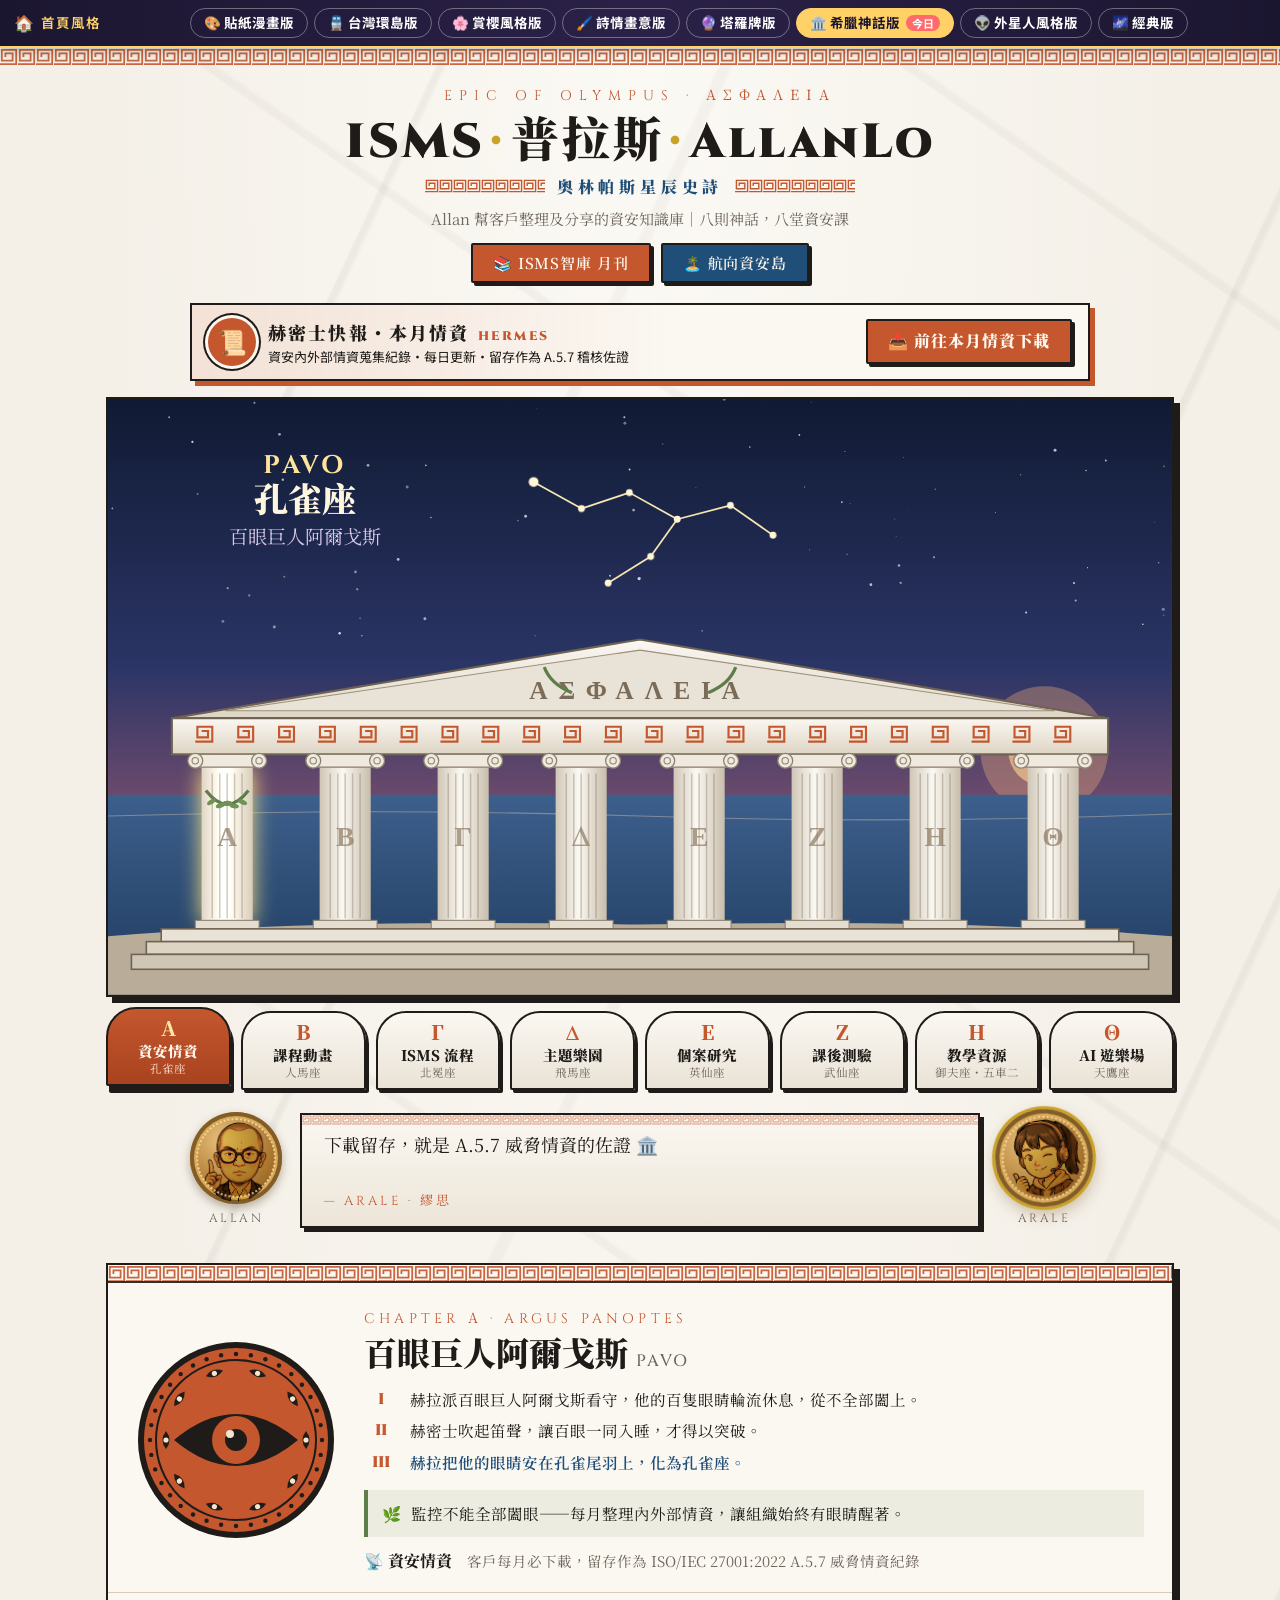
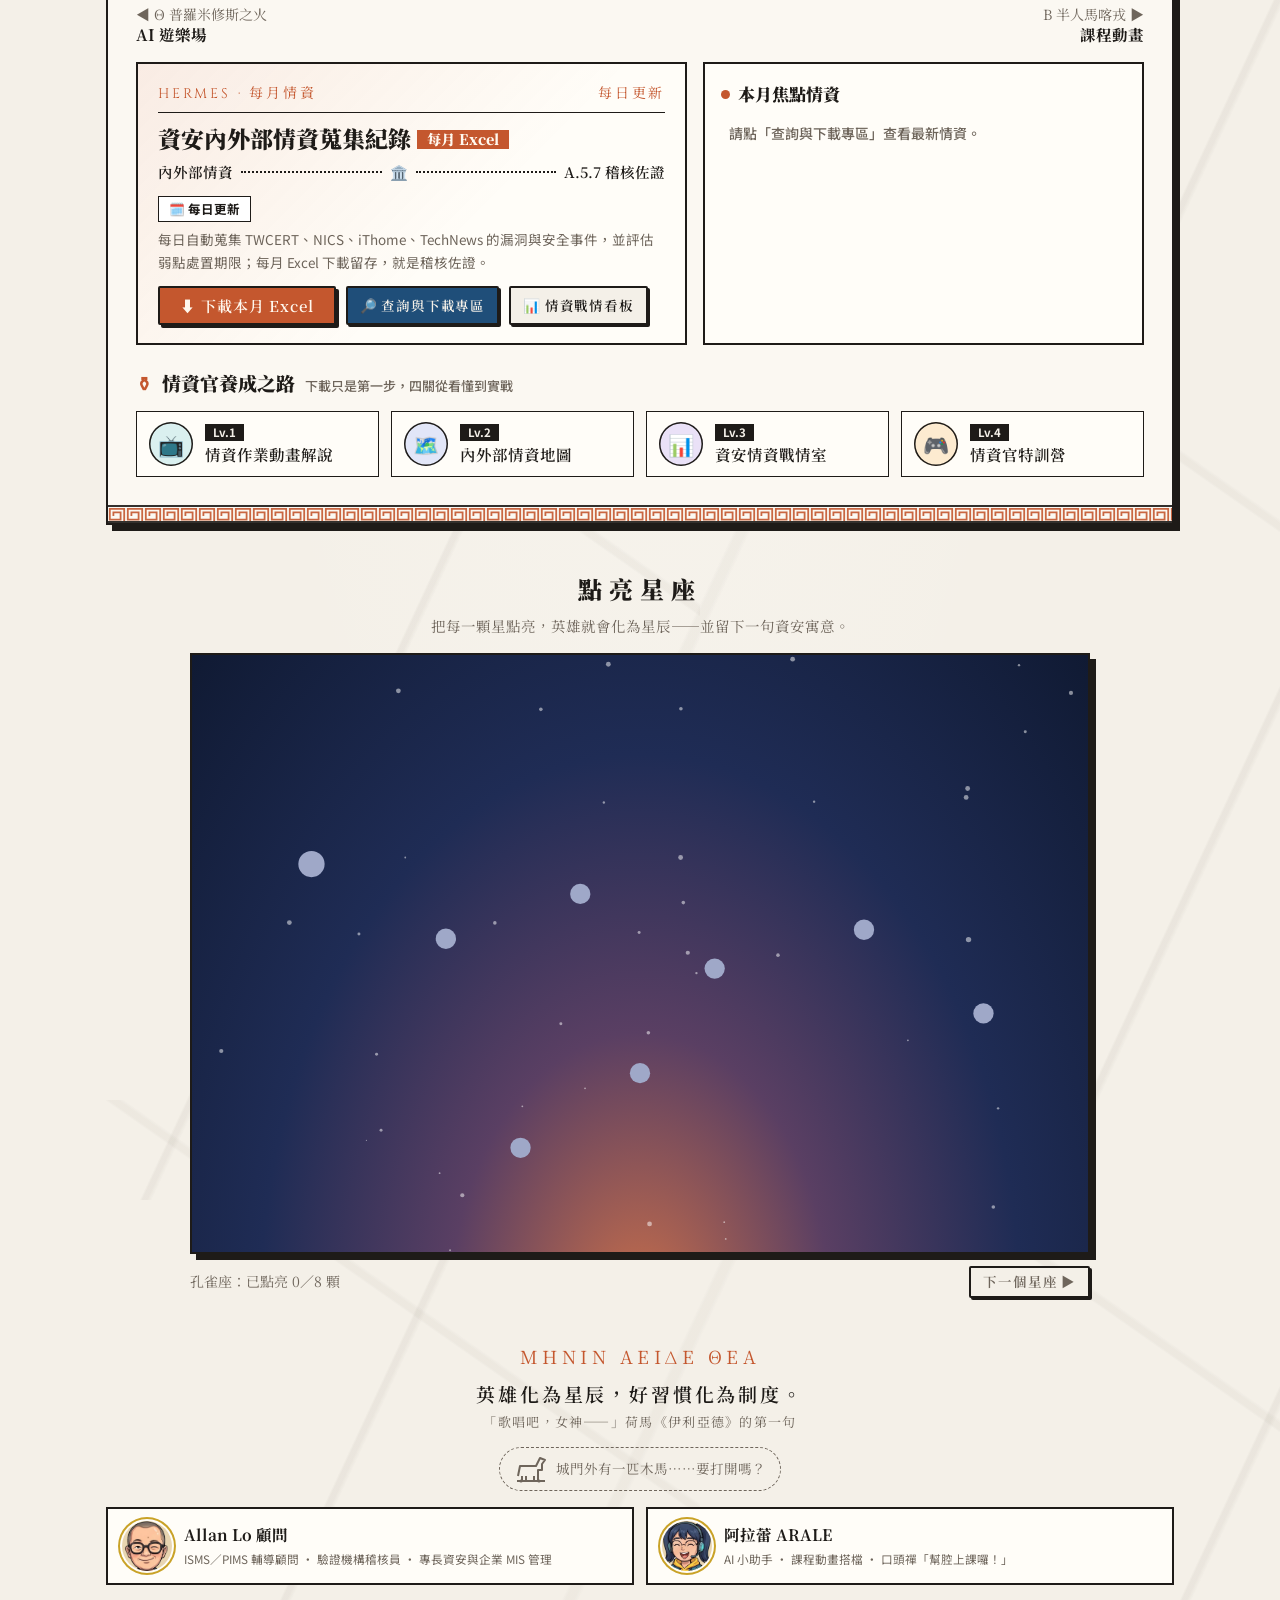
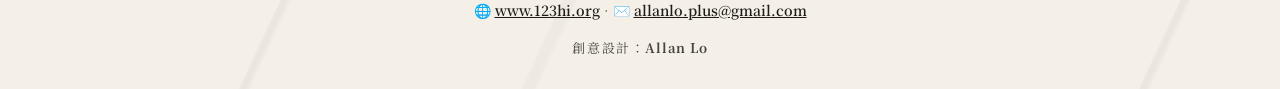
<file: home-greek.html>
<!doctype html>
<html lang="zh-Hant-TW">
<head>
<meta charset="utf-8">
<meta name="viewport" content="width=device-width, initial-scale=1">
<title>ISMS·普拉斯·AllanLo｜奧林帕斯星辰史詩（希臘神話版）</title>
<meta name="description" content="Allan 幫客戶整理及分享的資安知識庫：每月資安內外部情資、課程動畫、課後測驗與教學資源。希臘神話版：神殿八柱、八則英雄神話化為星座，每一則都是一課資安寓意。">
<base target="_blank">
<link rel="preconnect" href="https://fonts.googleapis.com">
<link rel="preconnect" href="https://fonts.gstatic.com" crossorigin>
<link href="https://fonts.googleapis.com/css2?family=Cinzel:wght@500;700;900&family=Noto+Serif+TC:wght@400;600;900&family=Noto+Sans+TC:wght@500;700&display=swap" rel="stylesheet">
<style>
/* 希臘神話版首頁「奧林帕斯星辰史詩」：
   愛琴海黃昏下的神殿，八根柱子＝八個分類（下方八塊石碑是同一組分頁）；選一根柱子，神殿上方的天空一筆一筆連出那位英雄化成的星座。
   面板是「史詩卷」：紅繪陶瓶風格的圓形徽章＋神話三幕（起・承・化為星辰）＋資安寓意。Allan 與阿拉蕾刻在古銅幣上對話。
   下方「點亮星座」小遊戲；頁尾特洛伊木馬彩蛋。其他版本見 versions.js；資料陣列與情資邏輯與各版首頁相同。 */
:root{
  --marble:#f4f0e8; --marble2:#e9e2d6; --vein:rgba(120,110,100,.08); --ink:#1e1b18; --muted:#6e655b; --line:#d6cbb8;
  --terra:#c4572e; --terra2:#a8431f; --aegean:#1f4e79; --night:#14213d; --gold:#c9a227; --laurel:#5f7d4a; --tc:#c4572e;
  --cin:"Cinzel","Noto Serif TC",serif; --serif:"Noto Serif TC","Songti TC",serif;
  --meander:url("data:image/svg+xml,%3Csvg xmlns='http://www.w3.org/2000/svg' width='40' height='20' viewBox='0 0 40 20'%3E%3Cpath d='M0 18 H18 V2 H2 V14 H14 V6 H6 V10 M20 18 H38 V2 H22 V14 H34 V6 H26 V10' fill='none' stroke='%23c4572e' stroke-width='2'/%3E%3C/svg%3E");
}
*{box-sizing:border-box}
[hidden]{display:none!important}
html{scroll-behavior:smooth}
body{margin:0;color:var(--ink);font-family:var(--serif);line-height:1.7;overflow-x:hidden;background:
  linear-gradient(115deg,transparent 0 38%,var(--vein) 38.2% 38.6%,transparent 39% 61%,rgba(120,110,100,.05) 61.3% 62%,transparent 62.4%) 0 0/900px 700px,
  linear-gradient(35deg,transparent 0 70%,rgba(120,110,100,.06) 70.2% 70.7%,transparent 71%) 0 0/700px 900px,
  radial-gradient(ellipse at 50% 0,#fbf9f4,transparent 60%),var(--marble)}
img{max-width:100%;display:block}
a{color:inherit}
button{font:inherit;color:inherit;cursor:pointer}
:focus-visible{outline:2px solid var(--terra);outline-offset:3px}
.wrap{max-width:1100px;margin:0 auto;padding:0 16px}
.meander{height:18px;background:var(--meander) 0 0/36px 18px repeat-x;opacity:.9}

/* ---------- 標題 ---------- */
.title{text-align:center;padding:18px 0 4px}
.title .eb{font-family:var(--cin);font-size:14px;letter-spacing:.5em;color:var(--terra)}
h1{margin:2px 0 0;font-family:var(--cin);font-weight:900;font-size:clamp(28px,4.4vw,48px);line-height:1.15;letter-spacing:.06em}
h1 span{font-family:var(--serif)}
h1 i{font-style:normal;color:var(--gold);margin:0 .12em}
.title .sub{display:flex;align-items:center;justify-content:center;gap:12px;margin:2px 0 0;font-size:16px;letter-spacing:.3em;color:var(--aegean)}
.title .sub::before,.title .sub::after{content:"";width:min(120px,14vw);height:14px;background:var(--meander) 0 0/28px 14px repeat-x}
.title p{margin:6px 0 0;color:var(--muted);font-size:15px}
.cta{display:flex;justify-content:center;gap:10px;flex-wrap:wrap;margin-top:12px}
.btn{display:inline-flex;align-items:center;justify-content:center;gap:6px;padding:8px 20px;border:2px solid var(--ink);border-radius:2px;background:var(--marble);font-family:var(--serif);font-weight:600;font-size:15px;line-height:1.3;text-decoration:none;text-align:center;letter-spacing:.06em;box-shadow:3px 3px 0 var(--ink);transition:transform .12s,box-shadow .12s,background .15s}
.btn:hover{transform:translate(-1px,-1px);box-shadow:4px 4px 0 var(--ink)}
.btn:active{transform:translate(2px,2px);box-shadow:1px 1px 0 var(--ink)}
.btn.terra{background:var(--terra);color:#fff8ee}
.btn.sea{background:var(--aegean);color:#f4f0e8}
.btn.sm{padding:5px 12px;font-size:13.5px;box-shadow:2px 2px 0 var(--ink)}

/* ---------- 赫密士快報（頁首情資列） ---------- */
.dlbar{position:relative;display:flex;align-items:center;justify-content:space-between;gap:18px;max-width:900px;margin:16px auto 0;padding:12px 16px;border:2px solid var(--ink);background:linear-gradient(90deg,rgba(196,87,46,.14),transparent 55%),#fbf8f2;box-shadow:5px 5px 0 var(--terra)}
.dlbar .dl-l{display:flex;align-items:center;gap:12px;min-width:0}
.dlbar .dl-ic{flex:none;display:grid;place-items:center;width:48px;height:48px;border-radius:50%;font-size:24px;background:var(--terra);box-shadow:0 0 0 3px #fbf8f2,0 0 0 5px var(--ink)}
.dlbar .dl-l b{display:block;font-size:18px;font-weight:900;letter-spacing:.12em}
.dlbar .dl-l b em{font-style:normal;font-family:var(--cin);font-size:12.5px;letter-spacing:.2em;margin-left:8px;color:var(--terra)}
.dlbar small{display:block;font-family:"Noto Sans TC",sans-serif;font-size:13px;line-height:1.5;color:var(--ink)}
.dlbar small b.n{display:inline;font-size:inherit;letter-spacing:0}
.dlbar small .rk{font-weight:700;color:var(--terra2)}
.dlbar .dl-r{flex:none}
.dlbar .btn.dl{padding:10px 20px;font-size:16px;font-weight:900;animation:dlglow 2.6s ease-in-out infinite}
@keyframes dlglow{50%{box-shadow:3px 3px 0 var(--ink),0 0 0 5px rgba(196,87,46,.25)}}
.dlflash{animation:dlflash 2.2s ease-out}
@keyframes dlflash{0%,100%{box-shadow:none}20%,55%{box-shadow:0 0 0 5px rgba(201,162,39,.95),0 0 30px rgba(201,162,39,.6)}}

/* ---------- 神殿 ---------- */
.templebox{position:relative;max-width:1100px;margin:16px auto 0;border:2px solid var(--ink);box-shadow:6px 6px 0 var(--ink);overflow:hidden}
.temple{display:block;width:100%;height:auto}
.col{cursor:pointer}
.col .shaft{transition:filter .3s}
.col:hover .shaft{filter:brightness(1.06)}
.col.on .shaft{filter:drop-shadow(0 0 10px rgba(255,214,120,.95)) brightness(1.08)}
.col .wreath{opacity:0;transition:opacity .4s}
.col.on .wreath{opacity:1}
.cl{stroke:#f6e7b0;stroke-width:1.6;fill:none;stroke-dasharray:1;stroke-dashoffset:1;animation:draw .7s ease-out forwards}
.cs{fill:#fff6d6;opacity:0;animation:pop .4s ease-out forwards;transform-box:fill-box;transform-origin:center}
@keyframes draw{to{stroke-dashoffset:0}}
@keyframes pop{0%{opacity:0;transform:scale(.2)}70%{opacity:1;transform:scale(1.4)}100%{opacity:1;transform:scale(1)}}
.cname{opacity:0;animation:fade .8s ease-out forwards}
@keyframes fade{to{opacity:1}}
.twinkle{animation:tw 3.4s ease-in-out infinite}
@keyframes tw{50%{opacity:.25}}

/* 石碑（分頁） */
.stelae{display:grid;grid-template-columns:repeat(8,1fr);gap:10px;max-width:1100px;margin:14px auto 0}
.stele{position:relative;display:flex;flex-direction:column;align-items:center;gap:1px;padding:10px 4px 8px;border:2px solid var(--ink);border-radius:30px 30px 2px 2px;background:linear-gradient(180deg,#fbf8f2,#e9e2d6);box-shadow:3px 3px 0 var(--ink);text-align:center;transition:transform .15s,box-shadow .15s,background .2s;-webkit-tap-highlight-color:transparent}
.stele .gl{font-family:var(--cin);font-weight:900;font-size:20px;line-height:1.1;color:var(--terra)}
.stele b{font-size:14.5px;font-weight:900;line-height:1.3;white-space:nowrap}
.stele small{font-size:11.5px;color:var(--muted);line-height:1.3;white-space:nowrap}
.stele:hover{transform:translate(-1px,-2px);box-shadow:4px 5px 0 var(--ink)}
.stele[aria-selected="true"]{background:linear-gradient(180deg,var(--terra),var(--terra2));color:#fff8ee;transform:translateY(-4px);box-shadow:3px 7px 0 var(--ink)}
.stele[aria-selected="true"] .gl{color:#ffe7a8}
.stele[aria-selected="true"] small{color:#ffe2cf}

/* ---------- 銅幣對話 ---------- */
.agora{display:grid;grid-template-columns:auto minmax(0,1fr) auto;align-items:center;gap:18px;max-width:900px;margin:22px auto 0}
.coin{display:flex;flex-direction:column;align-items:center;gap:4px;border:0;background:none;padding:0;-webkit-tap-highlight-color:transparent}
.coin .disc{position:relative;width:92px;height:92px;border-radius:50%;overflow:hidden;background:radial-gradient(circle at 35% 30%,#e8c07a,#a8742e 60%,#6e4a1c);box-shadow:inset 0 0 0 4px rgba(110,74,28,.8),inset 0 0 0 7px #d9a95a,0 4px 10px rgba(60,40,10,.35);transition:transform .3s,box-shadow .3s}
.coin .disc::after{content:"";position:absolute;inset:6px;border-radius:50%;border:2px dotted rgba(255,230,170,.7)}
.coin img{position:absolute;left:12%;top:10%;width:76%;filter:sepia(1) saturate(1.6) hue-rotate(-12deg) contrast(1.1) brightness(.95);mix-blend-mode:multiply;border-radius:50%}
.coin .nm{font-family:var(--cin);font-size:12px;letter-spacing:.2em;color:var(--muted)}
.coin.on .disc{transform:rotate(-8deg) scale(1.06);box-shadow:inset 0 0 0 4px rgba(110,74,28,.8),inset 0 0 0 7px #d9a95a,0 0 0 3px var(--gold),0 6px 16px rgba(120,80,20,.4)}
.stone{position:relative;padding:14px 22px;border:2px solid var(--ink);background:linear-gradient(180deg,#fbf8f2,#ece5d8);box-shadow:4px 4px 0 var(--ink)}
.stone::before{content:"";position:absolute;left:0;right:0;top:0;height:10px;background:var(--meander) 0 0/20px 10px repeat-x;opacity:.6}
.stone .who{display:block;margin-top:4px;font-family:var(--cin);font-size:13px;letter-spacing:.25em;color:var(--terra)}
.stone .tx{display:block;min-height:3.2em;font-size:18px;line-height:1.7}
.stone .tx span{opacity:0;animation:carve .35s ease-out forwards}
@keyframes carve{from{opacity:0;transform:translateY(3px)}to{opacity:1;transform:none}}

/* ---------- 史詩卷（內容面板） ---------- */
.epic{margin:34px auto 0;max-width:1100px;border:2px solid var(--ink);background:#fbf8f2;box-shadow:6px 6px 0 var(--ink);scroll-margin-top:12px}
.epic>.meander{border-bottom:2px solid var(--ink)}
.eh{display:grid;grid-template-columns:200px minmax(0,1fr);gap:28px;align-items:center;padding:24px 28px 18px;border-bottom:1px solid var(--line)}
.medal{width:200px;aspect-ratio:1}
.medal svg{display:block;width:100%;height:100%}
.medal.turn{animation:turn .7s ease-out}
@keyframes turn{from{transform:perspective(600px) rotateY(80deg);opacity:.3}}
.eh .ch{font-family:var(--cin);font-size:14px;letter-spacing:.3em;color:var(--terra)}
.eh h2{margin:0;font-weight:900;font-size:clamp(25px,3.3vw,33px);line-height:1.3}
.eh h2 small{font-family:var(--cin);font-weight:500;font-size:.5em;letter-spacing:.15em;color:var(--muted);margin-left:8px}
.acts3{margin:10px 0 0;padding:0;list-style:none;counter-reset:act}
.acts3 li{position:relative;padding:3px 0 3px 46px;font-size:15.5px;line-height:1.65}
.acts3 li::before{counter-increment:act;content:counter(act,upper-roman);position:absolute;left:0;top:3px;width:34px;text-align:center;font-family:var(--cin);font-weight:900;color:var(--terra)}
.acts3 li:last-child{color:var(--aegean);font-weight:600}
.moral{display:flex;gap:10px;align-items:flex-start;margin:12px 0 0;padding:10px 14px;border-left:4px solid var(--laurel);background:rgba(95,125,74,.1);font-size:15.5px}
.moral::before{content:"🌿";flex:none}
.eh .cat{margin:10px 0 0;font-size:14.5px;color:var(--muted)}
.eh .cat b{font-size:16px;color:var(--ink)}
.nav{display:flex;justify-content:space-between;gap:10px;padding:8px 28px 0}
.nb{border:0;background:none;padding:4px 0;font-size:14px;color:var(--muted);text-align:left;line-height:1.4}
.nb b{display:block;font-size:15.5px;color:var(--ink)}
.nb.next{text-align:right}
.nb:hover b{color:var(--terra)}
.body{padding:12px 28px 28px}
.body section{animation:fade .5s ease-out}
.sub{display:flex;align-items:baseline;gap:10px;flex-wrap:wrap;margin:22px 0 10px;font-size:19px;font-weight:900}
.sub::before{content:"⚱";font-family:"Noto Sans Symbols","Segoe UI Symbol",serif;color:var(--terra)}
.sub small{font-family:"Noto Sans TC",sans-serif;font-size:13px;font-weight:500;color:var(--muted)}
.grid{display:grid;gap:12px}
.g2{grid-template-columns:repeat(2,1fr)}.g3{grid-template-columns:repeat(3,1fr)}.g4{grid-template-columns:repeat(4,1fr)}.g5{grid-template-columns:repeat(5,1fr)}

.row,.tile,.case{position:relative;border:1.5px solid var(--ink);background:#fffdf8;text-decoration:none;transition:transform .12s,box-shadow .12s,background .15s}
.row:hover,.tile:hover,a.case:hover{transform:translate(-1px,-1px);box-shadow:4px 4px 0 var(--terra);background:#fff}
.row{display:flex;align-items:center;gap:12px;min-height:62px;padding:10px 12px}
.row .ic{flex:none;min-width:44px;height:44px;padding:0 6px;border-radius:50%;display:grid;place-items:center;text-align:center;font-size:21px;background:color-mix(in srgb,var(--c,var(--tc)) 16%,#fffdf8);box-shadow:inset 0 0 0 1.5px var(--ink)}
.row .ic.txt{border-radius:2px;font-family:"Noto Sans TC",sans-serif;font-size:12px;font-weight:700;color:#fff;background:var(--c);line-height:1.15}
.row .ic.wide{width:66px;height:46px}
.row .tx{min-width:0;font-weight:600;font-size:15.5px;line-height:1.45}
.row .tx small{display:block;font-family:"Noto Sans TC",sans-serif;font-weight:500;font-size:12.5px;color:var(--muted);line-height:1.45}
.tg{display:table;margin-bottom:2px;padding:0 8px;background:var(--ink);color:#f4f0e8;font-family:"Noto Sans TC",sans-serif;font-size:11.5px;font-weight:700}
.clamp{display:-webkit-box!important;-webkit-line-clamp:2;-webkit-box-orient:vertical;overflow:hidden}
.tile{display:flex;flex-direction:column;align-items:center;gap:3px;padding:12px 8px;text-align:center}
.tile .e{font-size:28px;line-height:1.2}
.tile small{font-family:var(--cin);font-size:13px;font-weight:700;color:var(--terra);letter-spacing:.1em}
.tile b{font-size:14.5px;line-height:1.35}
.tile .d{font-family:"Noto Sans TC",sans-serif;font-size:12px;color:var(--muted);line-height:1.45}

/* 情資 */
.intel{display:grid;grid-template-columns:1.25fr 1fr;gap:16px}
.ticket{position:relative;padding:18px 20px;border:2px solid var(--ink);background:linear-gradient(135deg,rgba(196,87,46,.1),transparent 60%),#fffdf8}
.ticket .kind{display:flex;justify-content:space-between;gap:8px;font-family:var(--cin);font-size:14px;letter-spacing:.2em;color:var(--terra);border-bottom:1.5px solid var(--ink);padding-bottom:6px;margin-bottom:10px}
.ticket h3{margin:0 0 6px;font-size:clamp(19px,2.2vw,23px);font-weight:900;line-height:1.35}
.ticket h3 span{display:inline-block;padding:0 10px;background:var(--terra);color:#fff8ee;font-size:.62em;vertical-align:3px}
.route{display:flex;align-items:center;gap:8px;flex-wrap:wrap;margin:0 0 10px;font-weight:600;font-size:14.5px}
.route i{flex:1 1 20px;min-width:20px;height:0;border-top:2px dotted var(--ink)}
.pill{display:inline-block;padding:1px 10px;border:1.5px solid var(--ink);background:#fff;font-family:"Noto Sans TC",sans-serif;font-size:12.5px;font-weight:700;margin:0 4px 6px 0}
.pill.risk{background:var(--terra);color:#fff}
.ticket p{margin:0 0 12px;font-family:"Noto Sans TC",sans-serif;font-size:13.5px;color:var(--muted)}
.acts{display:flex;flex-wrap:wrap;gap:10px}
.focus{padding:16px;border:2px solid var(--ink);background:#fffdf8}
.focus h3{margin:0 0 6px;font-size:17px;font-weight:900;display:flex;align-items:center;gap:8px}
.live{width:9px;height:9px;border-radius:50%;background:var(--terra);animation:ping 2s infinite}
@keyframes ping{0%{box-shadow:0 0 0 0 rgba(196,87,46,.55)}70%,100%{box-shadow:0 0 0 10px rgba(196,87,46,0)}}
.focus a,.focus .ph{display:block;padding:8px;text-decoration:none;font-family:"Noto Sans TC",sans-serif;font-size:14px;font-weight:700;line-height:1.45}
.focus a+a{border-top:1px dashed var(--line)}
.focus a:hover{background:#f6efe2}
.focus small{display:block;font-size:12px;font-weight:500;color:var(--muted)}
.focus .ph{color:var(--muted);font-weight:500}
.bd{display:inline-block;margin-left:4px;padding:0 6px;border:1.5px solid var(--terra);color:var(--terra2);font-size:11px;font-weight:700}
.bd.kev{background:var(--terra);color:#fff}

/* 個案 */
.seg{display:inline-flex;margin-bottom:14px;border:2px solid var(--ink)}
.seg button{border:0;background:#fffdf8;padding:6px 16px;font-family:var(--serif);font-weight:600;font-size:14.5px}
.seg button+button{border-left:2px solid var(--ink)}
.seg button[aria-pressed="true"]{background:var(--ink);color:#f4f0e8}
.case{display:flex;flex-direction:column;gap:4px;padding:13px 14px}
.case .no{font-family:"Noto Sans TC",sans-serif;font-size:12px;font-weight:700;color:var(--terra2)}
.case .no .tg{display:inline-block;margin:0 6px 0 0}
.case b{font-size:15.5px;line-height:1.45}
.case small{font-family:"Noto Sans TC",sans-serif;font-size:12.5px;color:var(--muted);line-height:1.45}
.case .acts{margin-top:auto;padding-top:6px;gap:8px}
.sev{background:#e8a04e!important}.sev.urgent{background:var(--terra)!important}
.foot{display:flex;flex-wrap:wrap;align-items:center;gap:10px;margin-top:16px}
.foot .note{flex:1 1 260px;margin:0;font-family:"Noto Sans TC",sans-serif;font-size:12px;color:var(--muted)}

/* ---------- 點亮星座 ---------- */
.ascend{max-width:900px;margin:44px auto 0;text-align:center}
.ascend h3{margin:0;font-size:24px;font-weight:900;letter-spacing:.3em}
.ascend .lead{margin:4px 0 14px;color:var(--muted);font-size:14.5px}
.sky{position:relative;border:2px solid var(--ink);box-shadow:6px 6px 0 var(--ink);background:radial-gradient(ellipse at 50% 110%,#c96f4a 0,#5a3f63 30%,#1f2c55 60%,#101a33 100%);overflow:hidden}
.sky svg{display:block;width:100%;height:auto}
.gs{cursor:pointer}
.gs circle.hit{fill:transparent}
.gs circle.dot{fill:#9fa8c8;transition:fill .3s,r .3s}
.gs.lit circle.dot{fill:#fff6d6;filter:drop-shadow(0 0 6px #ffe39a)}
.gl2{stroke:#f6e7b0;stroke-width:1.4;fill:none;stroke-dasharray:1;stroke-dashoffset:1;transition:stroke-dashoffset .6s ease-out}
.gl2.on{stroke-dashoffset:0}
.reveal{position:absolute;left:0;right:0;bottom:0;padding:12px 16px 14px;background:linear-gradient(0deg,rgba(16,26,51,.92),rgba(16,26,51,.6) 70%,transparent);color:#f4f0e8;opacity:0;transform:translateY(10px);transition:opacity .6s,transform .6s;pointer-events:none}
.reveal.show{opacity:1;transform:none}
.reveal b{display:block;font-family:var(--cin);font-size:18px;letter-spacing:.2em;color:#ffe39a}
.reveal span{font-size:14.5px}
.gfoot{display:flex;justify-content:space-between;align-items:center;gap:10px;margin-top:12px;font-size:14px;color:var(--muted)}

/* ---------- 頁尾 ---------- */
footer{max-width:1100px;margin:46px auto 0;padding:0 16px 30px;font-size:14px;text-align:center}
.homer{margin:0 0 4px;font-family:var(--cin);font-size:18px;letter-spacing:.25em;color:var(--terra)}
.motto{margin:0 0 14px;font-size:19px;font-weight:600;letter-spacing:.15em}
.motto small{display:block;font-size:13px;font-weight:400;color:var(--muted);letter-spacing:.1em}
.horse{display:inline-flex;align-items:center;gap:8px;margin:0 0 16px;padding:6px 14px;border:1.5px dashed var(--muted);border-radius:999px;background:transparent;font-size:13.5px;color:var(--muted)}
.horse svg{width:34px;height:30px}
.horse:hover{border-color:var(--terra);color:var(--terra)}
.trojan{max-width:560px;margin:0 auto 16px;padding:12px 16px;border:2px solid var(--ink);background:#fffdf8;box-shadow:4px 4px 0 var(--terra);font-size:15px;text-align:left;animation:fade .5s}
.trojan b{color:var(--terra2)}
.about{display:grid;grid-template-columns:1fr 1fr;gap:12px;text-align:left}
.about>div{display:flex;align-items:center;gap:12px;padding:12px 14px;border:2px solid var(--ink);background:#fffdf8}
.about img{flex:none;width:50px;height:50px;border-radius:50%;background:#e8d5b0;object-fit:cover;object-position:top;box-shadow:0 0 0 2px #fffdf8,0 0 0 4px var(--gold)}
.about b{display:block;font-size:15.5px}
.about small{font-family:"Noto Sans TC",sans-serif;color:var(--muted)}
.contact{margin-top:14px;color:var(--muted)}
.contact a{color:var(--ink);font-weight:600}
#verSwitch{color:var(--terra)}
.fab{position:fixed;right:12px;bottom:12px;z-index:10;padding:7px 15px;border:2px solid var(--ink);background:var(--marble);font-family:var(--serif);font-weight:700;font-size:14px;box-shadow:3px 3px 0 var(--ink);opacity:0;pointer-events:none;transform:translateY(12px);transition:opacity .2s ease,transform .2s ease}
.fab.show{opacity:1;pointer-events:auto;transform:none}

/* ---------- 手機 ---------- */
@media (max-width:900px){
  .g5{grid-template-columns:repeat(3,1fr)}.g3{grid-template-columns:repeat(2,1fr)}.g4{grid-template-columns:repeat(2,1fr)}
  .stelae{grid-template-columns:repeat(4,1fr)}
}
@media (max-width:760px){
  .wrap{padding:0 10px}
  .title{padding-top:12px}
  .title .eb{font-size:11px;letter-spacing:.3em}
  .title .sub{font-size:13px;letter-spacing:.15em}
  .title p{display:none}
  .cta{display:grid;grid-template-columns:1fr 1fr;gap:8px;margin-top:8px}
  .cta .btn{padding:6px;font-size:13.5px}
  .dlbar{flex-direction:column;align-items:stretch;gap:10px;margin-top:12px;padding:11px 12px;box-shadow:4px 4px 0 var(--terra)}
  .dlbar .dl-ic{width:38px;height:38px;font-size:19px}
  .dlbar .dl-l b{font-size:16px}
  .dlbar .btn.dl{font-size:15px;padding:9px 10px;width:100%}
  .templebox{margin-top:12px;box-shadow:4px 4px 0 var(--ink)}
  .stelae{gap:7px;margin-top:10px}
  .stele{padding:7px 2px 6px;border-radius:22px 22px 2px 2px}
  .stele .gl{font-size:16px}.stele b{font-size:12.5px}.stele small{font-size:10px}
  .agora{grid-template-columns:auto minmax(0,1fr);gap:10px;margin-top:14px}
  .coin.b{display:none}
  .coin .disc{width:60px;height:60px}.coin .nm{display:none}
  .stone{padding:12px 12px 10px}.stone .tx{font-size:15px;min-height:0}
  .epic{margin-top:22px;box-shadow:4px 4px 0 var(--ink)}
  .eh{grid-template-columns:1fr;gap:10px;padding:16px 14px 12px}
  .medal{width:110px;margin:0 auto}
  .acts3 li{font-size:14.5px;padding-left:36px}.acts3 li::before{width:26px}
  .nav{padding:6px 14px 0}
  .body{padding:12px 12px 20px}
  .intel,.g3,.g2.stack{grid-template-columns:1fr}
  .acts .btn.wide{flex:1 1 100%}
  .tile .d,.ticket p{display:none!important}
  .about{grid-template-columns:1fr}
  footer{padding-bottom:70px}
}
@media (prefers-reduced-motion:reduce){*,*::before,*::after{animation:none!important;transition:none!important}html{scroll-behavior:auto}.cl{stroke-dashoffset:0}.cs,.cname,.stone .tx span{opacity:1}}
</style>
</head>
<body>
<div class="meander" aria-hidden="true"></div>
<div class="wrap">
<header class="title">
  <div class="eb">EPIC OF OLYMPUS · ΑΣΦΑΛΕΙΑ</div>
  <h1>ISMS<i>·</i><span>普拉斯</span><i>·</i>AllanLo</h1>
  <div class="sub">奧林帕斯星辰史詩</div>
  <p>Allan 幫客戶整理及分享的資安知識庫｜八則神話，八堂資安課</p>
  <div class="cta"><a class="btn terra" id="heroThink" href="#">📚 ISMS智庫 月刊</a><a class="btn sea" href="https://allanlo.123hi.org/isms_island/" rel="noopener">🏝️ 航向資安島</a></div>
</header>

<!-- ================= 赫密士快報：頁首情資列（跳到下載區） ================= -->
<section class="dlbar" aria-label="本月資安情資下載">
  <div class="dl-l"><span class="dl-ic" aria-hidden="true">📜</span><div><b>赫密士快報・本月情資<em>HERMES</em></b><small id="heroMeta">資安內外部情資蒐集紀錄・每日更新・留存作為 A.5.7 稽核佐證</small></div></div>
  <div class="dl-r"><a class="btn terra dl" id="heroXlsx" href="#p-intel" target="_self">📥 前往本月情資下載</a></div>
</section>

<!-- ================= 神殿：八柱＋星座 ================= -->
<div class="templebox"><svg class="temple" id="temple" viewBox="0 0 1000 560" role="img" aria-label="神殿與星空：選一根柱子，天空會連出英雄化成的星座"></svg></div>
<nav class="stelae" id="stelae" role="tablist" aria-label="八塊石碑：八個分類"></nav>

<!-- ================= 銅幣對話 ================= -->
<section class="agora" aria-label="Allan 與阿拉蕾吟誦">
  <button class="coin a" id="whoA" aria-label="聽 Allan 說"><span class="disc"><img id="faceA" src="assets/img/allan-smile.webp" alt=""></span><span class="nm">ALLAN</span></button>
  <div class="stone" id="say" aria-live="polite"><span class="tx" id="sayTx"></span><span class="who" id="sayWho">— ALLAN · 吟遊詩人</span></div>
  <button class="coin b" id="whoB" aria-label="聽阿拉蕾說"><span class="disc"><img id="faceB" src="assets/img/arale-wave.webp" alt=""></span><span class="nm">ARALE</span></button>
</section>

<!-- ================= 史詩卷 ================= -->
<main class="epic" id="panel">
  <div class="meander" aria-hidden="true"></div>
  <div class="eh">
    <div class="medal" id="medal"></div>
    <div><div class="ch" id="sCh"></div><h2 id="sTitle"></h2><ol class="acts3" id="sActs"></ol><p class="moral" id="sMoral"></p><p class="cat"><b id="sCat"></b>　<span id="sDesc"></span></p></div>
  </div>
  <div class="nav"><button class="nb prev" id="prevBtn"></button><button class="nb next" id="nextBtn"></button></div>
  <div class="body">
  <section id="p-intel" role="tabpanel">
    <div class="intel">
      <div class="ticket">
        <div class="kind"><span>HERMES · 每月情資</span><span>每日更新</span></div>
        <h3>資安內外部情資蒐集紀錄 <span id="fileYear">每月 Excel</span></h3>
        <div class="route"><span>內外部情資</span><i></i><span>🏛️</span><i></i><span>A.5.7 稽核佐證</span></div>
        <span class="pill" id="monthLabel">🗓️ 每日更新</span><span class="pill risk" id="riskPill" hidden></span>
        <p>每日自動蒐集 TWCERT、NICS、iThome、TechNews 的漏洞與安全事件，並評估弱點處置期限；每月 Excel 下載留存，就是稽核佐證。</p>
        <div class="acts">
          <a class="btn terra wide" id="btnXlsx" href="#">⬇️ 下載本月 Excel</a>
          <a class="btn sm" id="btnOther" href="#" hidden></a>
          <a class="btn sm sea" id="btnOpen" href="#">🔎 查詢與下載專區</a>
          <a class="btn sm" href="https://allanloplus.github.io/intelligence/" rel="noopener">📊 情資戰情看板</a>
        </div>
      </div>
      <div class="focus">
        <h3><span class="live"></span><span id="focusTitle">本月焦點情資</span></h3>
        <div id="focusList"><div class="ph">百眼巨人正在整理最新情資…</div></div>
      </div>
    </div>
    <h3 class="sub">情資官養成之路 <small>下載只是第一步，四關從看懂到實戰</small></h3>
    <div class="grid g4" id="lvs"></div>
  </section>
  <section id="p-courses" role="tabpanel" hidden><div class="grid g3" id="courses"></div></section>
  <section id="p-flows" role="tabpanel" hidden><div class="grid g5" id="flows"></div></section>
  <section id="p-park" role="tabpanel" hidden><div class="grid g2 stack" id="park"></div></section>
  <section id="p-cases" role="tabpanel" hidden>
    <div class="seg" id="seg">
      <button aria-pressed="true" data-v="files">🗂️ 企業個案</button><button aria-pressed="false" data-v="news">📰 資安日報</button><button aria-pressed="false" data-v="aicase">🤖 AI 開發個案</button>
    </div>
    <div class="grid g3" id="files"></div>
    <div class="grid g3" id="news" hidden></div>
    <div class="grid g3" id="aicase" hidden></div>
    <div class="foot">
      <a class="btn sm terra" id="caseRoom" href="#">🔍 進入資安個案研究室 ↗</a>
      <a class="btn sm" id="newsAll" href="#">📰 看全部新聞個案 ↗</a>
      <p class="note">每案含動畫閱讀、討論互動、決策模擬與教學手冊（90 分鐘）。個案改編自公開資料，人物與公司名稱均為虛構，僅供教學討論。</p>
    </div>
  </section>
  <section id="p-quiz" role="tabpanel" hidden><div class="grid g2 stack" id="quiz"></div></section>
  <section id="p-res" role="tabpanel" hidden>
    <h3 class="sub" style="margin-top:0">教學資源</h3>
    <div class="grid g4" id="resList"></div>
    <h3 class="sub">外部情資來源</h3>
    <div class="grid g4" id="srcList"></div>
  </section>
  <section id="p-arcade" role="tabpanel" hidden><div class="grid g5" id="arcade"></div></section>
  </div>
  <div class="meander" aria-hidden="true" style="border-top:2px solid var(--ink)"></div>
</main>

<!-- ================= 點亮星座 ================= -->
<section class="ascend" aria-labelledby="asT">
  <h3 id="asT">點亮星座</h3>
  <p class="lead">把每一顆星點亮，英雄就會化為星辰——並留下一句資安寓意。</p>
  <div class="sky"><svg id="game" viewBox="0 0 300 200" role="img" aria-label="點亮星座小遊戲"></svg><div class="reveal" id="reveal"><b id="rvName"></b><span id="rvTx"></span></div></div>
  <div class="gfoot"><span id="gProg">已點亮 0 顆</span><button class="btn sm" id="gNext" target="_self">下一個星座 ▶</button></div>
</section>
</div>

<footer>
  <p class="homer">ΜΗΝΙΝ ΑΕΙΔΕ ΘΕΑ</p>
  <p class="motto">英雄化為星辰，好習慣化為制度。<small>「歌唱吧，女神——」荷馬《伊利亞德》的第一句</small></p>
  <button class="horse" id="horse" target="_self" aria-expanded="false"><svg viewBox="0 0 34 30" aria-hidden="true"><path d="M4,22 L6,12 L22,12 L26,4 L31,6 L28,10 L28,16 L24,16 L24,22 M8,22 V27 M12,22 V27 M20,22 V27 M24,22 V27 M3,27 H31" fill="none" stroke="currentColor" stroke-width="2" stroke-linejoin="round"/><circle cx="7" cy="27" r="1.6" fill="currentColor"/><circle cx="25" cy="27" r="1.6" fill="currentColor"/></svg>城門外有一匹木馬……要打開嗎？</button>
  <div class="trojan" id="trojan" hidden><b>🐴 特洛伊木馬：</b>希臘人把士兵藏在木馬肚子裡，特洛伊人當成禮物拖進城，一夜城破。<br>今天的木馬程式也一樣——來路不明的附件、破解軟體、陌生隨身碟，先掃描再開啟（ISO/IEC 27001:2022 A.8.7 防範惡意軟體）。</div>
  <div class="about">
    <div><img src="assets/img/allan-wink.webp" alt=""><span><b>Allan Lo 顧問</b><small>ISMS／PIMS 輔導顧問 · 驗證機構稽核員 · 專長資安與企業 MIS 管理</small></span></div>
    <div><img src="assets/img/arale-laugh.webp" alt=""><span><b>阿拉蕾 ARALE</b><small>AI 小助手 · 課程動畫搭檔 · 口頭禪「幫腔上課囉！」</small></span></div>
  </div>
  <div class="contact">🌐 <a href="https://www.123hi.org/">www.123hi.org</a> · ✉️ <a href="mailto:allanlo.plus@gmail.com">allanlo.plus@gmail.com</a></div>
  <div id="verSwitch" data-current="greek"></div>
</footer>
<script src="versions.js"></script>
<button class="fab" id="fab" aria-label="回到神殿">🏛️ 回到神殿 ↑</button>

<script>
/* ================= 資料（各版首頁相同；新增資源時每個 home-*.html 都要一起改） ================= */
const INTEL = "https://allanloplus.github.io/intelligence/";
const INTEL_PAGE = "資安情資/資安情資蒐集紀錄";

const SITE = "https://www.123hi.org/";

const LEVELS = [
  { ic: "📺", t: "情資作業動畫解說", d: "13 段動畫簡報：情資蒐集、脆弱性識別、AI 風險排序到稽核證據", p: "資安情資/資安情資作業動畫解說", c: "#15aabf" },
  { ic: "🗺️", t: "內外部情資地圖", d: "內部事件與外部來源一張圖掌握", p: "資安情資/內外部情資地圖", c: "#4c6ef5" },
  { ic: "📊", t: "資安情資戰情室", d: "內外部情資、脆弱性與處置成效儀表板，阿拉蕾語音導覽", p: "資安情資/資安情資戰情室dashboard", c: "#7950f2" },
  { ic: "🎮", t: "情資官特訓營", d: "7 個關卡＋稽核大魔王，過關領結訓證書", p: "資安情資/遊戲學習-情資官特訓營", c: "#f08c00" }
];
const PARK = [
  { ic: "🗓️", t: "ISMS 的一年", tag: "動畫", d: "每天像刷牙、每月像量血壓、每年像全身健檢：ISMS 的工作節奏", p: "isms工作觀/isms工作的一年", c: "#1c7ed6", x: 13, y: 30 },
  { ic: "🗺️", t: "ISMS 工作地圖", tag: "互動動畫", d: "時間、流程、工作類別三種視角，看紀錄如何一天天累積", p: "isms工作觀/isms工作地圖", c: "#0ca678", x: 32, y: 68, low: true },
  { ic: "🧭", t: "ISMS 工作地圖－系統體驗", tag: "系統體驗", d: "把程序書變成每天做得完的工作：每日巡檢、情資、月報與量測依頻率排好，點一下留紀錄", p: "isms工作觀/isms工作地圖_系統體驗", c: "#1098ad" },
  { ic: "🏘️", t: "ISMS 資安小鎮", tag: "互動地圖", d: "點建築，阿拉蕾帶路認識各部門的 ISMS 工作與稽核準備度", p: "isms工作觀/isms資安小鎮", c: "#e8590c", x: 52, y: 28 },
  { ic: "🎲", t: "ISMS 大富翁", tag: "桌遊 1～4 人", d: "擲骰子走完資安一年，蒐集紀錄卡、擋下事件，年底外部稽核拿驗證", p: "isms工作觀/isms大富翁遊戲", c: "#e03131", x: 70, y: 66, low: true },
  { ic: "🏰", t: "實體安全大冒險", tag: "自由探索", d: "探索 16 個 A.7 實體安全控制項，區域安全與設備安全一次認識", p: "isms工作觀/實體安全大冒險", c: "#7048e8", x: 88, y: 30 }
];
const CASE_URL = "https://allanloplus.github.io/CASE/";
const CASES = [
  { id: "S115001", cat: "威脅情資", t: "總經理先看到新聞：PHP2Shell 情資應變的 48 小時", o: "PHP2Shell 重大漏洞外洩與緊急修補", tags: ["威脅情資", "漏洞管理", "資產盤點", "委外管理"] },
  { id: "S111001", cat: "資訊保護", t: "倒數十天：艾倫建設的勒索軟體風暴", o: "上市公司遭勒索軟體攻擊，海量資料遭洩", tags: ["勒索軟體", "雙重勒索", "備份與復原", "重大訊息"] },
  { id: "S111002", cat: "資訊保護", t: "補丁之後：艾倫普拉斯科技的 Log4j 供應鏈風暴", o: "Log4j 重大資安漏洞揭露半年後仍不可大意", tags: ["Log4Shell", "軟體供應鏈", "修補管理", "SBOM"] },
  { id: "S111003", cat: "資訊保護", t: "沒收回的那把鑰匙：艾倫普拉斯傳媒的跨年直播危機", o: "離職員工偷刪前東家資料，該當何罪？", tags: ["離職管理", "帳號註銷", "雲端金鑰", "共用帳號"] },
  { id: "S111004", cat: "資訊保護", t: "畫面不能重拍：曦光傳媒的片庫歸零事件", o: "電視台新聞片庫慘遭協力廠商刪除", tags: ["委外管理", "備份與復原", "RPO／RTO", "變更管理"] },
  { id: "S111005", cat: "資訊保護", t: "起飛之前：艾倫普拉斯科技的營業秘密保衛戰", o: "離職時請別帶走公司的營業秘密", tags: ["營業秘密", "內部威脅", "離職管理", "日誌監控"] }
];
const THINKTANK = "isms智庫";   /* Allan's ISMS智庫（每月一期） */
const AICASE = [
  { ic: "🤝", t: "上集：AI 協作開發過程紀錄", d: "ISMS 顧問與 AI 小助理約 49 小時，把一張心智圖變成上線系統", p: "ai寫的個案/ai協作開發系統個案" },
  { ic: "🧭", t: "下集：AI 開發系統之安全檢測（總覽）", d: "同一套系統從盤點、檢測到報告的完整案例", p: "ai寫的個案/ai開發系統之安全檢測個案/總覽ai系統安全檢測個案" },
  { ic: "🧾", t: "XBOM 對話教學", d: "XBOM 是什麼、怎麼做、能證明什麼，對應 SSDLC 與 ISO 27001", p: "ai寫的個案/ai開發系統之安全檢測個案/xbom-對話教學" },
  { ic: "🔬", t: "安全檢測對話教學", d: "源碼檢測、存取控制測試、滲透測試各自證明什麼", p: "ai寫的個案/ai開發系統之安全檢測個案/安全檢測對話教學" },
  { ic: "📑", t: "解讀第三方檢測報告", d: "先看的五件事、逐節讀法與品質判斷", p: "ai寫的個案/ai開發系統之安全檢測個案/解讀第三方檢測報告" },
  { ic: "🧑‍🏫", t: "延伸：安全檢測顧問輔導實務", d: "顧問如何帶客戶從接案做到移交", p: "ai寫的個案/ai開發系統之安全檢測個案/延伸安全檢測顧問輔導實務" },
  { ic: "🖥️", t: "本個案的 PMS 系統", d: "以 ISMS 為基礎的專案安全管理系統", p: "https://pms.medsigtw.com/" },
  { ic: "📡", t: "AI 開發個案：資安情資蒐集自動化", d: "會自我檢查的自動化：從一張表長成每日自動蒐集的情資網站", p: "ai寫的個案/ai開發個案-資安情資蒐集自動化" },
];
const NEWS_URL = "https://allanloplus.github.io/case_isnews/";
const NEWS = [
  { slug: "2026-10-synology-c3rb3r", sev: "重大", date: "2026-10-30", src: "iThome 新聞", t: "群暉 NAS 遭 C3RB3R 勒索軟體攻擊：被遺忘的更新與備份", d: "鎖定未更新的群暉 NAS 加密勒索；「沒更新、對外曝露、備份放同一台」是共同破口。附互動式勒索攻防模擬器。", tp: ["勒索軟體", "備份與復原", "漏洞管理"] },
  { slug: "2026-10-91app-breach", sev: "重大", date: "2026-10-30", src: "今周刊", t: "91APP 資料庫遭 AI 代理攻擊：一個未更新的內部工具，波及 1,329 個品牌", d: "內部工具未更新被 AI 自主滲透工具打入，再從 GitLab 取得資料庫金鑰；SaaS 供應鏈與個資責任一次看。", tp: ["個資保護", "供應鏈", "AI 資安"] },
  { slug: "2026-10-php2shell", sev: "緊急", date: "2026-10-29", src: "非凡商業台", t: "AI 揪出潛藏十多年的 PHP 漏洞：PHP2Shell 與資安雙面刃", d: "全球約七成網站使用的 PHP 爆出免登入 RCE 漏洞，攻擊早於修補，日本與歐洲大量預防性關站。", tp: ["漏洞管理", "事件應變", "AI 資安"] }
];
const ARCADE = [
  { ic: "📖", t: "ALLAN 家族說故事劇場", d: "第一號作品《花草派》：2010 年手繪繪本，由 Allan 家族重新配音演出", u: "https://allanloplus.github.io/picture-book99/", c: "#ff8cf5" },
  { ic: "⛰️", t: "跟著 Allan 走一趟特富野古道", d: "Allan 當領隊：鄒族獵徑、運材鐵道、交通路線與古道小遊戲", u: "https://allanloplus.github.io/Tefuye_Historic_Trail/", c: "#69db7c" },
  { ic: "🃏", t: "Allan 與阿拉蕾的橋牌桌", d: "四人合約橋牌：和阿拉蕾搭檔，對抗駭客小黑與釣魚怪", u: "https://allanloplus.github.io/bridge/", c: "#4dabf7" },
  { ic: "🐷", t: "Allan 的拱豬夜市", d: "夜市開桌拱豬：♠Q 是勒索豬，♦J 是資安預算羊", u: "https://allanloplus.github.io/Gong_Zhu/", c: "#ffa94d" },
  { ic: "🎴", t: "Allan's 資安大老二", d: "環島攻防戰：出一張牌走一站，先回台北 101 拿資安認證；鐵支＝零時差攻擊", u: "https://allanloplus.github.io/big2/", c: "#ff6b6b" },
  { ic: "🧋", t: "Allan's 資安大富翁－快樂遊台灣", d: "22 縣市環島大富翁：吃在地美食、認養縣市當資安守護者，把韌性指數推到 100%", u: "https://allanloplus.github.io/Monopoly/", c: "#38d9a9" },
  { ic: "🍜", t: "Allan 在哪裡？要吃甚麼？", d: "選心情、看天氣、挑飯友，阿拉蕾從 373 道台灣美食幫你挑", u: "https://allanloplus.github.io/What-to-eat/", c: "#ffd43b" },
  { ic: "🌴", t: "Allan 下南洋（光榮徽章版）", d: "馬來西亞駐外 878 天：357 篇日誌、台北⇄檳城航線地圖與南洋奇幻之旅勳章", u: "https://allanloplus.github.io/AllanWentToNayang/", c: "#a9e34b" },
  { ic: "🏯", t: "Allan Lo 和你逛文化", d: "臺灣文化資產知性旅遊地圖：嘉義市、嘉義縣、雲林縣、臺南市，語音導覽、老地圖時光機與文資護照", u: "https://cultural.123hi.org/guide/", c: "#e8a87c" },
  { ic: "🚉", t: "Allan's 文化知識學習：影片導讀", d: "嘉義與臺南車站：同一位建築師，一座風華再現、一座風華再見？", u: "https://allanlo-g.github.io/Train_Station/", c: "#74c0fc" }
];
const COURSES = [
  { big: "ISO<br>27001", badge: "互動教材", name: "ISO27001 完整線上互動教材", p: "課程動畫/iso27001完整線上互動教材", img: "allan-point", bg: "linear-gradient(160deg,#1d4ed8,#14213d)" },
  { big: "ISO<br>27701", badge: "隱私管理", name: "ISO27701 完整線上課程", p: "課程動畫/iso27701完整線上課程", img: "arale-explain", bg: "linear-gradient(160deg,#9c36b5,#5f3dc4)" },
  { big: "ISO<br>42001", badge: "AI 管理", name: "ISO42001 完整線上課程", p: "課程動畫/iso42001完整線上課程", img: "arale-wow", bg: "linear-gradient(160deg,#f76707,#c92a2a)" },
  { big: "TISAX", badge: "汽車產業", name: "TISAX 要求完整解說", p: "課程動畫/tisax要求完整解說", img: "allan-think", bg: "linear-gradient(160deg,#495057,#212529)" },
  { big: "3<br>MIN", badge: "快速入門", name: "3 分鐘和 ISO27001", p: "課程動畫/3分鐘和iso27001", img: "arale-laugh", bg: "linear-gradient(160deg,#37b24d,#087f5b)" },
  { big: "MIND<br>MAP", badge: "心智圖", name: "用心智圖了解 ISO27001", p: "課程動畫/用心智圖了解iso27001", img: "arale-think", bg: "linear-gradient(160deg,#fab005,#e67700)" },
  { big: "資安<br>宣導", badge: "年度必修", name: "Allan 的年度資安宣導", p: "課程動畫/allan的年度資安宣導", img: "allan-laugh", bg: "linear-gradient(160deg,#15aabf,#1864ab)" },
  { big: "TISAX<br>EN", badge: "English", name: "ISA 2027 for TISAX — Requirements Explained", p: "課程動畫/tisax要求完整解說_英文版", img: "allan-smile", bg: "linear-gradient(160deg,#1864ab,#212529)" },
  { big: "資安法", badge: "事件通報", name: "資通安全法－資安事件通報", p: "課程動畫/資通安全法-資安事件通報", img: "allan-surprised", bg: "linear-gradient(160deg,#e03131,#862e9c)" }
];
const FLOWS = [["治理", "🏛️"], ["人員安全", "👥"], ["資訊保護", "🔐"], ["資產管理", "📦"], ["存取管理", "🔑"], ["保全組態", "⚙️"], ["實體安全", "🏢"],
  ["威脅與弱點管理", "🛡️"], ["應用程式安全", "🧩"], ["系統與網路安全", "🌐"], ["供應者安全管理", "🤝"], ["資安事件管理", "🚨"], ["持續性", "♻️"], ["資訊安全保證", "✅"], ["遵循性", "📜"]];
const QUIZ = [["📋 ISMS 導入專案課後測驗", "課後測驗專區/isms導入專案課後測驗"], ["🧠 資安課程課後測驗", "課後測驗專區/資安課程課後測驗"], ["🕵️ ISMS Auditor 知識測驗", "課後測驗專區/isms-auditor知識測驗"], ["💻 Allan's IT 知識測驗", "課後測驗專區/allans-it知識測驗"]];
const RES = [
  ["27001", "ISO27001 教學資源", "教學網站", "https://sites.google.com/123hi.org/iso27001/", "#1d4ed8"],
  ["27701", "ISO27701 教學資源", "條文解說簡報", "https://sites.google.com/view/allanlo-iso27701/iso27701%E6%A2%9D%E6%96%87%E8%A7%A3%E8%AA%AA%E7%B0%A1%E5%A0%B1", "#9c36b5"],
  ["TX", "TISAX 教學資源", "汽車產業資安", "https://sites.google.com/123hi.org/tisax/", "#495057"],
  ["展示", "ISMS 系統化展示", "系統實作範例", "https://sites.google.com/view/allantest001/", "#0b7285"],
  ["▶", "YouTube－AllanLo", "上課影音", "https://www.youtube.com/channel/UCnsy7Lewl-4BIw4T5J2vV4Q", "#e03131"],
  ["iT", "iT 邦幫忙文章", "Allan 的技術文章", "https://ithelp.ithome.com.tw/users/20151950/articles", "#2b8a3e"],
  ["影音", "資安教學影音整理", "分類影音資源", "教學資源/allan的資安教學分類影音資源整理", "#e67700"],
  ["地圖", "內外部情資地圖", "資安情資", "資安情資/內外部情資地圖", "#c92a2a"]
];
const SRC = [
  ["NICS", "國家資通安全研究院", "漏洞新聞、漏洞公告", "https://www.nics.nat.gov.tw/", "#1d4ed8"],
  ["TW", "TWCERT/CC", "資安新聞、通報", "https://www.twcert.org.tw/", "#0f766e"],
  ["H", "H-ISAC", "衛福部資安分享中心", "https://hisac.nat.gov.tw/", "#be123c"],
  ["F", "F-ISAC", "金融資安分享", "https://www.fisac.tw/", "#a16207"],
  ["iT", "iThome 資安", "資安日報、週報", "https://www.ithome.com.tw/security", "#c2410c"],
  ["TN", "TechNews 資安", "科技新報資安快報", "https://infosecu.technews.tw/", "#334155"],
  ["TM", "趨勢科技研究", "威脅研究報告", "https://www.trendmicro.com/zh_tw/research.html", "#dc2626"],
  ["月報", "政府機關資安月報", "數位發展部資安署", "https://moda.gov.tw/ACS/press/report/670", "#4338ca"]
];



/* 八則神話＝八個分類。gl：希臘字母（章次）；myth：主角；con／conEn：化成的星座；acts：三幕；moral：資安寓意；motif：史詩卷徽章圖；
   stars／lines：星座的星點（300×200）與連線；talk：[誰, 表情, 台詞] */
const TABS = [
  { id: "intel", e: "📡", t: "資安情資", gl: "Α", myth: "百眼巨人阿爾戈斯", mythEn: "ARGUS PANOPTES", con: "孔雀座", conEn: "PAVO", motif: "eye", face: "arale-wave", c: "#1f4e79",
    acts: ["赫拉派百眼巨人阿爾戈斯看守，他的百隻眼睛輪流休息，從不全部闔上。", "赫密士吹起笛聲，讓百眼一同入睡，才得以突破。", "赫拉把他的眼睛安在孔雀尾羽上，化為孔雀座。"],
    moral: "監控不能全部闔眼——每月整理內外部情資，讓組織始終有眼睛醒著。", d: "客戶每月必下載，留存作為 ISO/IEC 27001:2022 A.5.7 威脅情資紀錄",
    stars: [[40, 70], [85, 95], [130, 80], [175, 105], [225, 92], [265, 120], [150, 140], [110, 165]], lines: [[0, 1], [1, 2], [2, 3], [3, 4], [4, 5], [3, 6], [6, 7]],
    talk: [["a", "allan-point", "百眼巨人從不同時闔上所有眼睛——每月情資，就是我們的百眼。"], ["b", "arale-thumb", "下載留存，就是 A.5.7 威脅情資的佐證 🏛️"], ["a", "allan-think", "看見高風險漏洞，記得走 A.8.8 修補流程。"]] },
  { id: "courses", e: "🎬", t: "課程動畫", gl: "Β", myth: "半人馬喀戎", mythEn: "CHIRON", con: "人馬座", conEn: "SAGITTARIUS", motif: "bow", face: "arale-explain", c: "#8a5a2b",
    acts: ["半人馬多半野蠻，唯獨喀戎通曉醫術、音樂與射藝。", "他教出了阿基里斯、阿斯克勒庇俄斯與海克力斯。", "宙斯讓這位老師升上天空，化為人馬座。"],
    moral: "好老師讓英雄成形——課程動畫，把標準教成能力。", d: "Allan 與阿拉蕾主演的完整線上課程與互動教材",
    stars: [[60, 130], [95, 95], [140, 100], [160, 70], [190, 95], [215, 80], [200, 135], [150, 140], [110, 145]], lines: [[0, 1], [1, 2], [2, 3], [3, 4], [4, 5], [4, 6], [6, 7], [7, 8], [8, 0], [2, 7]],
    talk: [["b", "arale-explain", "半人馬喀戎教出了阿基里斯和海克力斯——我們也有九門課！"], ["a", "allan-smile", "27001、27701、42001、TISAX 都有完整動畫。"]] },
  { id: "flows", e: "🗺️", t: "ISMS 流程", gl: "Γ", myth: "阿里阿德涅之線", mythEn: "ARIADNE'S THREAD", con: "北冕座", conEn: "CORONA BOREALIS", motif: "maze", face: "arale-mini", c: "#4e7d62",
    acts: ["忒修斯要走進米諾陶洛斯的迷宮，進去的人從沒出來過。", "阿里阿德涅給他一團線，一路放線，再循線走出迷宮。", "戴歐尼修斯把她的冠冕拋向天空，化為北冕座。"],
    moral: "流程就是那條線：A01 到 A15，一步一步走，就不會在迷宮裡迷路。", d: "15 個運作流程，一站一支動畫，看懂整個 ISMS",
    stars: Array.from({ length: 7 }, (_, i) => { const a = (205 + i * 21.5) * Math.PI / 180; return [Math.round(150 + 105 * Math.cos(a)), Math.round(170 + 105 * Math.sin(a))]; }), lines: [[0, 1], [1, 2], [2, 3], [3, 4], [4, 5], [5, 6]],
    talk: [["a", "allan-point", "阿里阿德涅的線帶忒修斯走出迷宮——流程就是那條線。"], ["b", "arale-cheer", "A01 到 A15，一個流程一支動畫！"]] },
  { id: "park", e: "🎡", t: "主題樂園", gl: "Δ", myth: "飛馬佩加索斯", mythEn: "PEGASUS", con: "飛馬座", conEn: "PEGASUS", motif: "wing", face: "allan-laugh", c: "#c9a227",
    acts: ["飛馬佩加索斯從梅杜莎的血中誕生，蹄踏之處湧出靈感之泉。", "英雄柏勒洛豐騎著牠，打敗了噴火怪物奇美拉。", "牠最後飛上奧林帕斯，化為飛馬座。"],
    moral: "學習也可以飛翔——在遊戲裡輕鬆看懂 ISMS。", d: "ISMS 工作觀：用動畫、地圖和遊戲，玩出對 ISMS 的整體感",
    stars: [[90, 60], [190, 55], [200, 140], [95, 145], [40, 170], [15, 135], [235, 30], [270, 15]], lines: [[0, 1], [1, 2], [2, 3], [3, 0], [3, 4], [4, 5], [1, 6], [6, 7]],
    talk: [["a", "allan-laugh", "騎上飛馬佩加索斯，邊玩邊飛越 ISMS！"], ["b", "arale-wow", "有小鎮、有大富翁，還有工作地圖系統體驗版！"]] },
  { id: "cases", e: "🕵️", t: "個案研究", gl: "Ε", myth: "柏修斯與鏡盾", mythEn: "PERSEUS", con: "英仙座", conEn: "PERSEUS", motif: "shield", face: "allan-think", c: "#a8431f",
    acts: ["凡是直視梅杜莎雙眼的人，都會化為石頭。", "柏修斯只看雅典娜盾牌上的倒影，斬下了梅杜莎的頭。", "他和安朵美達一同升上天空，化為英仙座與仙女座。"],
    moral: "不必親身經歷災難——從別人事件的倒影裡學到教訓，就是個案研究。", d: "真實事件改編的企業個案、新聞拆解的「資安日報」，以及 AI 開發個案（協作開發、安全檢測、情資蒐集自動化）",
    stars: [[150, 30], [140, 70], [125, 105], [100, 140], [70, 170], [160, 110], [190, 140], [215, 175], [178, 58]], lines: [[0, 8], [8, 1], [1, 2], [2, 3], [3, 4], [2, 5], [5, 6], [6, 7]],
    talk: [["a", "allan-think", "柏修斯不直視梅杜莎，而是看盾牌上的倒影——從別人的事件學教訓。"], ["b", "arale-confused", "如果是我們公司遇到，該怎麼辦呢？"], ["a", "allan-wink", "人物與公司都是虛構的，放心討論。"]] },
  { id: "quiz", e: "📝", t: "課後測驗", gl: "Ζ", myth: "海克力斯十二試煉", mythEn: "TWELVE LABOURS", con: "武仙座", conEn: "HERCULES", motif: "club", face: "allan-point", c: "#1f4e79",
    acts: ["為了贖罪，海克力斯接下十二道艱難的試煉。", "從尼米亞猛獅到地獄三頭犬，他一關一關完成。", "死後升上天界，化為武仙座。"],
    moral: "試煉不是刁難，是證明——課後測驗驗收你學到的。", d: "上完課了嗎？來檢查學習成果",
    stars: [[110, 80], [170, 75], [180, 125], [105, 130], [70, 40], [60, 180], [230, 40], [240, 170], [130, 18]], lines: [[0, 1], [1, 2], [2, 3], [3, 0], [0, 4], [3, 5], [1, 6], [2, 7], [4, 8]],
    talk: [["a", "allan-point", "海克力斯完成十二道試煉才成為英雄——來挑戰你的試煉吧！"], ["b", "arale-cheer", "全部通過，我幫你戴上月桂冠 🌿"]] },
  { id: "res", e: "📚", t: "教學資源", gl: "Η", myth: "豐饒之角", mythEn: "CORNUCOPIA", con: "御夫座・五車二", conEn: "AURIGA · CAPELLA", motif: "horn", face: "allan-smile", c: "#5f7d4a",
    acts: ["嬰兒宙斯被藏在克里特島，由母羊阿瑪爾忒亞哺育。", "她折斷的一隻角，化成源源不絕的豐饒之角。", "宙斯讓她升上天空，成為御夫座最亮的星——五車二。"],
    moral: "知識的豐饒之角：教學資源與情資來源，取之不盡、用之不竭。", d: "教學網站、影音文章，以及常用的外部情資來源",
    stars: [[150, 30], [215, 70], [200, 150], [100, 150], [85, 70]], lines: [[0, 1], [1, 2], [2, 3], [3, 4], [4, 0]],
    talk: [["a", "allan-smile", "豐饒之角取之不盡：教學網站、影音、文章都在這。"], ["b", "arale-think", "還有外部情資來源，源源不絕～"]] },
  { id: "arcade", e: "🕹️", t: "AI 遊樂場", gl: "Θ", myth: "普羅米修斯之火", mythEn: "PROMETHEUS", con: "天鷹座", conEn: "AQUILA", motif: "torch", face: "arale-laugh", c: "#c4572e",
    acts: ["普羅米修斯用泥土塑人，又從奧林帕斯盜火送給人類。", "宙斯把他縛在高加索山上，每天派巨鷹啄食。", "那隻鷹化為天鷹座，提醒人類：火是禮物，也有代價。"],
    moral: "AI 是新時代的火——好玩、強大，也要用得謹慎。", d: "下課時間！Allan 用 AI 做的遊戲與小作品",
    stars: [[150, 95], [128, 106], [172, 84], [60, 150], [95, 126], [210, 60], [252, 40], [150, 172], [150, 28]], lines: [[1, 0], [0, 2], [1, 4], [4, 3], [2, 5], [5, 6], [0, 7], [0, 8]],
    talk: [["b", "arale-laugh", "普羅米修斯把火帶給人類——Allan 用 AI 點燃了好多小遊戲！"], ["a", "allan-oops", "火要用得謹慎：好玩之餘，別忘了資安。"]] }
];

/* ================= 共用 ================= */
const $ = s => document.querySelector(s);
const esc = s => String(s ?? "").replace(/[&<>"']/g, c => ({ "&": "&amp;", "<": "&lt;", ">": "&gt;", '"': "&quot;", "'": "&#39;" }[c]));
const siteUrl = p => /^(https?:|#)/.test(p) ? p : SITE + p.split("/").map(encodeURIComponent).join("/");
const reduce = matchMedia("(prefers-reduced-motion: reduce)").matches;
const row = (href, ic, t, d, c, icCls = "") => `<a class="row" ${c ? `style="--c:${c}"` : ""} href="${esc(href)}" rel="noopener"><span class="ic ${icCls}">${ic}</span><span class="tx">${t}${d ? `<small>${d}</small>` : ""}</span></a>`;


/* ================= 神殿與星空（viewBox 1000×560） ================= */
const f1 = n => (+n).toFixed(1);
let seed = 9; const rnd = () => (seed = (seed * 9301 + 49297) % 233280) / 233280;
const COLX = i => 112 + i * 110.9;
{
  const sky = Array.from({ length: 70 }, () => `<circle class="${rnd() < .3 ? "twinkle" : ""}" cx="${f1(rnd() * 1000)}" cy="${f1(rnd() * 230)}" r="${f1(rnd() * 1.3 + .3)}" fill="#fff" opacity="${f1(.35 + rnd() * .5)}" style="animation-delay:${f1(-rnd() * 4)}s"/>`).join("");
  const flutes = x => [-14, -7, 0, 7, 14].map(d => `<path d="M${x + d},352 V488" stroke="rgba(120,105,85,.35)" stroke-width="1.4"/>`).join("");
  const cols = TABS.map((t, i) => { const x = COLX(i);
    return `<g class="col" data-i="${i}" id="col${i}"><title>${t.gl}・${t.t}（${t.myth}）</title>
      <rect class="shaft" x="${x - 24}" y="346" width="48" height="146" fill="url(#colg)"/>${flutes(x)}
      <path d="M${x - 34},334 H${x + 34} L${x + 30},346 H${x - 30} Z" fill="#efe9de" stroke="#8d8270" stroke-width="1"/>
      <circle cx="${x - 30}" cy="340" r="7" fill="#efe9de" stroke="#8d8270" stroke-width="1.2"/><circle cx="${x - 30}" cy="340" r="3" fill="none" stroke="#8d8270"/>
      <circle cx="${x + 30}" cy="340" r="7" fill="#efe9de" stroke="#8d8270" stroke-width="1.2"/><circle cx="${x + 30}" cy="340" r="3" fill="none" stroke="#8d8270"/>
      <rect x="${x - 30}" y="490" width="60" height="8" fill="#e5ddcf" stroke="#8d8270" stroke-width="1"/>
      <g class="wreath"><path d="M${x - 20},368 q20,26 40,0" fill="none" stroke="#5f7d4a" stroke-width="3"/>${[-16, -9, -2, 5, 12].map((d, k) => `<ellipse cx="${x + d + 2}" cy="${370 + Math.abs(d) * -.1 + (k % 2 ? 9 : 6) + 4}" rx="4.5" ry="2.2" fill="#6f9256" transform="rotate(${d * 2} ${x + d + 2} ${380})"/>`).join("")}</g>
      <text x="${x}" y="420" text-anchor="middle" font-family="Cinzel,serif" font-weight="900" font-size="26" fill="rgba(140,120,95,.7)">${t.gl}</text>
      <rect x="${x - 40}" y="340" width="80" height="160" fill="transparent"/></g>`; }).join("");
  const meander = Array.from({ length: 22 }, (_, k) => { const x = 82 + k * 38.4; return `<path d="M${x},322 h16 v-14 h-14 v10 h10 v-6 h-6" fill="none" stroke="#c4572e" stroke-width="2"/>`; }).join("");
  $("#temple").innerHTML = `<defs>
    <linearGradient id="skyg" x1="0" y1="0" x2="0" y2="1"><stop offset="0" stop-color="#101a33"/><stop offset=".45" stop-color="#2b3566"/><stop offset=".72" stop-color="#7a4f6e"/><stop offset="1" stop-color="#e08a5a"/></linearGradient>
    <linearGradient id="colg" x1="0" x2="1"><stop offset="0" stop-color="#cfc6b6"/><stop offset=".45" stop-color="#fbf8f2"/><stop offset="1" stop-color="#c7bdab"/></linearGradient>
    <linearGradient id="marbleg" x1="0" y1="0" x2="0" y2="1"><stop offset="0" stop-color="#fbf8f2"/><stop offset="1" stop-color="#ddd4c4"/></linearGradient>
    <linearGradient id="seag" x1="0" y1="0" x2="0" y2="1"><stop offset="0" stop-color="#3d5f8c"/><stop offset="1" stop-color="#1f3b5e"/></linearGradient></defs>
    <rect width="1000" height="560" fill="url(#skyg)"/>${sky}
    <circle cx="880" cy="330" r="60" fill="#f2b07a" opacity=".35"/><circle cx="880" cy="330" r="34" fill="#f6c58f" opacity=".7"/>
    <rect y="372" width="1000" height="188" fill="url(#seag)"/><path d="M0,392 Q250,384 500,392 T1000,390" stroke="rgba(255,220,180,.35)" fill="none"/>
    <g id="con"></g>
    <path d="M0,560 L0,505 Q200,488 500,494 Q800,488 1000,505 L1000,560 Z" fill="#b9ad99"/>
    <path d="M60,300 L500,226 L940,300 Z" fill="url(#marbleg)" stroke="#6e6252" stroke-width="2"/>
    <path d="M110,293 L500,236 L890,293 Z" fill="#e9e2d6" stroke="#9d907c" stroke-width="1"/>
    <text x="500" y="282" text-anchor="middle" font-family="Cinzel,serif" font-weight="900" font-size="24" letter-spacing="10" fill="#7a6c58">ΑΣΦΑΛΕΙΑ</text>
    <path d="M436,276 q-20,-8 -26,-24 M564,276 q20,-8 26,-24" stroke="#5f7d4a" stroke-width="3" fill="none"/>
    <rect x="60" y="300" width="880" height="34" fill="url(#marbleg)" stroke="#6e6252" stroke-width="2"/>${meander}
    ${cols}
    <rect x="50" y="498" width="900" height="12" fill="#e9e2d6" stroke="#6e6252" stroke-width="1.5"/><rect x="36" y="510" width="928" height="12" fill="#ddd4c4" stroke="#6e6252" stroke-width="1.5"/><rect x="22" y="522" width="956" height="14" fill="#cfc6b6" stroke="#6e6252" stroke-width="1.5"/>`;
}
/* 選定的英雄化為星座：星點一顆顆亮起，連線一筆筆畫出 */
function drawCon(t) {
  const ox = 360, oy = 8, s = 1, delay = i => (reduce ? 0 : 150 + i * 160);
  const L = t.lines.map(([a, b], i) => `<path class="cl" pathLength="1" d="M${ox + t.stars[a][0] * s},${oy + t.stars[a][1] * s} L${ox + t.stars[b][0] * s},${oy + t.stars[b][1] * s}" style="animation-delay:${delay(i + t.stars.length * .5)}ms"/>`).join("");
  const S = t.stars.map(([x, y], i) => `<circle class="cs" cx="${ox + x * s}" cy="${oy + y * s}" r="${i === 0 ? 4.6 : 3.2}" style="animation-delay:${delay(i * .5)}ms"/>`).join("");
  $("#con").innerHTML = L + S + `<g class="cname" style="animation-delay:${delay(t.lines.length + 4)}ms"><text x="185" y="70" text-anchor="middle" font-family="Cinzel,serif" font-weight="700" font-size="${t.conEn.length > 10 ? 18 : 24}" letter-spacing="3" fill="#ffe39a">${t.conEn}</text><text x="185" y="106" text-anchor="middle" font-family="Noto Serif TC,serif" font-weight="900" font-size="32" fill="#fff6e0">${t.con}</text><text x="185" y="136" text-anchor="middle" font-family="Noto Serif TC,serif" font-size="18" fill="#d9c9e8">${t.myth}</text></g>`;
}

/* ================= 史詩卷徽章（紅繪陶瓶風格，viewBox 200×200） ================= */
const K = "#1e1b18", CR = "#f4e4cc", TR = "#c4572e";
const MOTIF = {
  eye: () => `<path d="M38,100 Q100,48 162,100 Q100,152 38,100 Z" fill="${K}"/><circle cx="100" cy="100" r="24" fill="${TR}"/><circle cx="100" cy="100" r="11" fill="${K}"/><circle cx="94" cy="94" r="4" fill="${CR}"/>` +
    Array.from({ length: 10 }, (_, i) => { const a = i * Math.PI / 5, x = 100 + 70 * Math.cos(a), y = 100 + 70 * Math.sin(a); return `<g transform="rotate(${i * 36 + 90} ${f1(x)} ${f1(y)})"><path d="M${f1(x - 9)},${f1(y)} Q${f1(x)},${f1(y - 7)} ${f1(x + 9)},${f1(y)} Q${f1(x)},${f1(y + 7)} ${f1(x - 9)},${f1(y)} Z" fill="${K}"/><circle cx="${f1(x)}" cy="${f1(y)}" r="2.6" fill="${CR}"/></g>`; }).join(""),
  bow: () => `<path d="M62,36 Q150,100 62,164" fill="none" stroke="${K}" stroke-width="9" stroke-linecap="round"/><path d="M62,36 L62,164" stroke="${CR}" stroke-width="2"/><path d="M44,100 H160" stroke="${K}" stroke-width="5"/><path d="M160,100 L146,91 L146,109 Z" fill="${K}"/><path d="M44,100 l-10,-9 M44,100 l-10,9 M52,100 l-10,-9 M52,100 l-10,9" stroke="${K}" stroke-width="3"/>`,
  maze: () => [60, 44, 28].map((r, i) => `<path d="M${100 - r + (i % 2 ? 14 : 0)},${100 - r} H${100 + r} V${100 + r} H${100 - r} V${100 - r + 14}" fill="none" stroke="${K}" stroke-width="7"/>`).join("") + `<rect x="92" y="92" width="16" height="16" fill="${K}"/><path d="M30,170 C60,150 40,130 54,118 C70,104 66,76 84,70 C104,64 118,84 106,98" fill="none" stroke="${CR}" stroke-width="3" stroke-linecap="round" stroke-dasharray="1 0"/>`,
  wing: () => `<path d="M40,140 C40,90 80,50 160,40 C150,60 150,70 156,78 C130,84 128,92 140,100 C118,104 116,112 126,120 C104,122 100,130 108,138 C86,140 70,146 40,140 Z" fill="${K}"/>` + [[60, 128, 150, 52], [64, 132, 136, 92], [68, 136, 124, 116]].map(([a, b, c, d]) => `<path d="M${a},${b} Q${(a + c) / 2},${(b + d) / 2 - 12} ${c},${d}" stroke="${CR}" stroke-width="2" fill="none"/>`).join("") + `<path d="M150,140 l6,-12 l6,12 l-12,-8 h12 Z" fill="${CR}"/>`,
  shield: () => `<circle cx="100" cy="100" r="62" fill="${K}"/><circle cx="100" cy="100" r="52" fill="none" stroke="${CR}" stroke-width="2"/>` + Array.from({ length: 10 }, (_, i) => { const a = i * Math.PI / 5; return `<path d="M${f1(100 + 24 * Math.cos(a))},${f1(100 + 24 * Math.sin(a))} q${f1(8 * Math.cos(a + 1))},${f1(8 * Math.sin(a + 1))} ${f1(10 * Math.cos(a))},${f1(10 * Math.sin(a))} t${f1(10 * Math.cos(a))},${f1(10 * Math.sin(a))}" stroke="${TR}" stroke-width="3" fill="none" stroke-linecap="round"/>`; }).join("") +
    `<circle cx="100" cy="100" r="20" fill="${TR}"/><circle cx="93" cy="96" r="3" fill="${K}"/><circle cx="107" cy="96" r="3" fill="${K}"/><path d="M92,108 q8,-5 16,0" stroke="${K}" stroke-width="2" fill="none"/>`,
  club: () => `<path d="M60,160 L72,170 L150,62 Q160,40 140,36 Q122,34 118,52 Z" fill="${K}"/>` + [[128, 56], [138, 70], [116, 74], [126, 90]].map(([x, y]) => `<circle cx="${x}" cy="${y}" r="5" fill="${CR}"/>`).join("") + `<text x="70" y="78" font-family="Cinzel,serif" font-weight="900" font-size="30" fill="${K}">XII</text>`,
  horn: () => `<path d="M46,150 C40,110 70,70 120,62 C150,58 166,70 168,82 C150,80 140,96 150,112 C120,100 92,118 80,148 Q64,160 46,150 Z" fill="${K}"/>` + [[150, 92, 9], [164, 104, 8], [146, 112, 7], [160, 120, 7], [136, 98, 6]].map(([x, y, r]) => `<circle cx="${x}" cy="${y}" r="${r}" fill="${CR}" stroke="${K}" stroke-width="1.5"/>`).join("") + `<path d="M58,140 C64,112 84,88 116,78" stroke="${CR}" stroke-width="2" fill="none"/><path d="M168,74 q10,-12 4,-24" stroke="${K}" stroke-width="3" fill="none"/><ellipse cx="174" cy="56" rx="7" ry="4" fill="${K}" transform="rotate(-40 174 56)"/>`,
  torch: () => `<path d="M88,170 L104,170 L112,96 L80,96 Z" fill="${K}"/><path d="M74,96 H118 L112,84 H80 Z" fill="${K}"/><path d="M96,84 C72,70 82,48 92,40 C92,54 100,56 104,46 C116,58 118,74 96,84 Z" fill="${CR}"/><path d="M96,82 C86,74 90,62 96,58 C98,66 104,68 104,62 C108,70 104,78 96,82 Z" fill="${TR}"/><path d="M60,60 l4,-8 l4,8 M136,56 l4,-8 l4,8 M140,90 l4,-8 l4,8" stroke="${K}" stroke-width="2" fill="none"/>`
};
const medal = t => `<svg viewBox="0 0 200 200" aria-hidden="true"><circle cx="100" cy="100" r="98" fill="${K}"/><circle cx="100" cy="100" r="92" fill="${TR}"/>` +
  Array.from({ length: 36 }, (_, i) => { const a = i * Math.PI / 18; return `<circle cx="${f1(100 + 86 * Math.cos(a))}" cy="${f1(100 + 86 * Math.sin(a))}" r="2.2" fill="${K}"/>`; }).join("") + `<circle cx="100" cy="100" r="80" fill="none" stroke="${K}" stroke-width="2"/>${MOTIF[t.motif]()}</svg>`;

/* ================= 石碑分頁 ================= */
$("#stelae").innerHTML = TABS.map(t => `<button class="stele" role="tab" id="t-${t.id}" aria-controls="p-${t.id}" aria-selected="false"><span class="gl">${t.gl}</span><b>${esc(t.t)}</b><small>${esc(t.con)}</small></button>`).join("");

/* ================= 面板內容 ================= */
$("#lvs").innerHTML = LEVELS.map((l, i) => row(siteUrl(l.p), l.ic, `<span class="tg">Lv.${i + 1}</span>${esc(l.t)}`, "", l.c)).join("");
$("#courses").innerHTML = COURSES.map(c => `<a class="row" href="${esc(siteUrl(c.p))}" rel="noopener"><span class="ic txt wide" style="background:${c.bg}">${c.big}</span><span class="tx">${esc(c.name)}<small>${esc(c.badge)}</small></span></a>`).join("");
$("#flows").innerHTML = FLOWS.map(([f, ic], i) => {
  const no = String(i + 1).padStart(2, "0");
  return `<a class="tile" href="${esc(siteUrl(`課程動畫/isms運作流程課程解說/a${no}_${f}流程`))}" rel="noopener"><span class="e">${ic}</span><small>A${no}</small><b>${esc(f)}</b></a>`;
}).join("");
$("#park").innerHTML = PARK.map(a => row(siteUrl(a.p), a.ic, `<span class="tg">${esc(a.tag)}</span>${esc(a.t)}`, esc(a.d), a.c)).join("");
$("#files").innerHTML = CASES.map(c => `<article class="case"><span class="no">CASE ${esc(c.id)} · ${esc(c.cat)}</span><b>${esc(c.t)}</b><small>改編自：${esc(c.o)}</small>
  <div class="acts"><a class="btn sm gold" href="${CASE_URL}#${esc(c.id)}-read" rel="noopener">📖 開始閱讀</a><a class="btn sm" href="${CASE_URL}#${esc(c.id)}-discuss" rel="noopener">💬 討論互動</a></div></article>`).join("");
$("#news").innerHTML = NEWS.map(n => `<a class="case" href="${NEWS_URL}cases/${esc(n.slug)}/" rel="noopener"><span class="no"><span class="tg sev ${n.sev === "緊急" ? "urgent" : ""}">${esc(n.sev)}</span>${esc(n.date.replace(/-/g, "/"))} · ${esc(n.src)}</span><b>${esc(n.t)}</b><small>${esc(n.d)}</small></a>`).join("");
$("#aicase").innerHTML = AICASE.map(a => row(siteUrl(a.p), a.ic, esc(a.t), esc(a.d))).join("");
$("#heroThink").href = siteUrl(THINKTANK);
$("#caseRoom").href = siteUrl("ai寫的個案/資安個案研究室");
$("#newsAll").href = siteUrl("ai寫的個案/從新聞看個案");
$("#seg").addEventListener("click", e => {
  const b = e.target.closest("button"); if (!b) return;
  $("#seg").querySelectorAll("button").forEach(x => x.setAttribute("aria-pressed", x === b));
  ["files", "news", "aicase"].forEach(v => $("#" + v).hidden = b.dataset.v !== v);
});
$("#quiz").innerHTML = QUIZ.map(([t, p]) => { const [ic, ...rest] = t.split(" "); return row(siteUrl(p), ic, esc(rest.join(" ")), ""); }).join("");
const lk = ([ic, t, d, u, c]) => row(siteUrl(u), esc(ic), esc(t), esc(d), c, "txt");
$("#resList").innerHTML = RES.map(lk).join("");
$("#srcList").innerHTML = SRC.map(lk).join("");
$("#arcade").innerHTML = ARCADE.map(g => `<a class="tile" style="--c:${g.c}" href="${esc(g.u)}" rel="noopener"><span class="e">${g.ic}</span><b>${esc(g.t)}</b><span class="d clamp">${esc(g.d)}</span></a>`).join("");


/* ================= 銅幣對話 ================= */
const who = { a: ["— ALLAN · 吟遊詩人", $("#whoA"), $("#faceA")], b: ["— ARALE · 繆思", $("#whoB"), $("#faceB")] };
let talk = TABS[0].talk, ti = 0, loopTimer;
function speak() {
  const [w, face, text] = talk[ti++ % talk.length], [name, el, img] = who[w];
  img.src = `assets/img/${face}.webp`;
  if (matchMedia("(max-width:760px)").matches) $("#faceA").src = `assets/img/${face}.webp`;
  Object.values(who).forEach(([, x]) => x.classList.remove("on")); el.classList.add("on");
  $("#sayWho").textContent = name;
  $("#sayTx").innerHTML = Array.from(text).map((ch, i) => `<span style="animation-delay:${i * 28}ms">${esc(ch)}</span>`).join("");
  clearTimeout(loopTimer); loopTimer = setTimeout(speak, 6500);
}
Object.entries(who).forEach(([w, [, el]]) => el.addEventListener("click", () => {
  for (let k = 0; k < talk.length; k++) if (talk[(ti + k) % talk.length][0] === w) { ti += k; break; }
  speak();
}));
$("#say").addEventListener("click", speak);

/* ================= 換章（換分類） ================= */
const N = TABS.length;
let cur = -1;
function show(i, byUser) {
  i = (i + N) % N;
  const t = TABS[i], prev = TABS[(i - 1 + N) % N], nx = TABS[(i + 1) % N];
  TABS.forEach((x, k) => { const b = $(`#t-${x.id}`); b.setAttribute("aria-selected", k === i); b.tabIndex = k === i ? 0 : -1; $(`#p-${x.id}`).hidden = k !== i; $("#col" + k).classList.toggle("on", k === i); });
  if (cur !== i) { drawCon(t); const m = $("#medal"); m.innerHTML = medal(t); m.classList.remove("turn"); void m.offsetWidth; m.classList.add("turn"); }
  cur = i;
  $("#panel").style.setProperty("--tc", t.c);
  $("#sCh").textContent = `CHAPTER ${t.gl} · ${t.mythEn}`;
  $("#sTitle").innerHTML = `${esc(t.myth)}<small>${esc(t.conEn)}</small>`;
  $("#sActs").innerHTML = t.acts.map(a => `<li>${esc(a)}</li>`).join("");
  $("#sMoral").textContent = t.moral;
  $("#sCat").textContent = `${t.e} ${t.t}`; $("#sDesc").textContent = t.d;
  $("#prevBtn").innerHTML = `◀ ${prev.gl} ${esc(prev.myth)}<b>${esc(prev.t)}</b>`;
  $("#nextBtn").innerHTML = `${nx.gl} ${esc(nx.myth)} ▶<b>${esc(nx.t)}</b>`;
  talk = t.talk; ti = 0; speak();
  if (byUser) history.replaceState(null, "", "#" + t.id);
}
$("#stelae").addEventListener("click", e => { const b = e.target.closest(".stele"); if (b) show(TABS.findIndex(t => "t-" + t.id === b.id), true); });
$("#stelae").addEventListener("keydown", e => {
  const d = { ArrowRight: 1, ArrowDown: 1, ArrowLeft: -1, ArrowUp: -1 }[e.key]; if (!d) return;
  e.preventDefault(); show(cur + d, true); $(`#t-${TABS[cur].id}`).focus();
});
$("#temple").addEventListener("click", e => { const c = e.target.closest(".col"); if (c) show(+c.dataset.i, true); });
$("#prevBtn").addEventListener("click", () => show(cur - 1, true));
$("#nextBtn").addEventListener("click", () => show(cur + 1, true));
const fromHash = () => Math.max(0, TABS.findIndex(t => "#" + t.id === location.hash));
addEventListener("hashchange", () => show(fromHash()));
show(fromHash());

const fab = $("#fab");
new IntersectionObserver(([e]) => fab.classList.toggle("show", !e.isIntersecting && e.boundingClientRect.top < 0)).observe($("#temple"));
fab.addEventListener("click", () => scrollTo({ top: 0, behavior: reduce ? "auto" : "smooth" }));

/* ================= 點亮星座 ================= */
let gi = 0, lit = new Set();
function game() {
  const t = TABS[gi]; lit = new Set();
  $("#reveal").classList.remove("show");
  $("#game").innerHTML = Array.from({ length: 40 }, () => `<circle cx="${f1(rnd() * 300)}" cy="${f1(rnd() * 200)}" r="${f1(rnd() * .7 + .2)}" fill="#fff" opacity=".5"/>`).join("") +
    t.lines.map(([a, b], k) => `<path class="gl2" id="gl${k}" pathLength="1" d="M${t.stars[a][0]},${t.stars[a][1]} L${t.stars[b][0]},${t.stars[b][1]}"/>`).join("") +
    t.stars.map(([x, y], k) => `<g class="gs" data-k="${k}" role="button" tabindex="0" aria-label="星 ${k + 1}"><circle class="hit" cx="${x}" cy="${y}" r="14"/><circle class="dot" cx="${x}" cy="${y}" r="${k === 0 ? 4.4 : 3.4}"/></g>`).join("");
  $("#gProg").textContent = `${t.con}：已點亮 0／${t.stars.length} 顆`;
}
function light(k) {
  const t = TABS[gi]; if (lit.has(k)) return; lit.add(k);
  $(`#game .gs[data-k="${k}"]`).classList.add("lit");
  t.lines.forEach(([a, b], j) => { if (lit.has(a) && lit.has(b)) $("#gl" + j).classList.add("on"); });
  $("#gProg").textContent = `${t.con}：已點亮 ${lit.size}／${t.stars.length} 顆`;
  if (lit.size === t.stars.length) {
    $("#rvName").textContent = `${t.conEn} · ${t.con}`;
    $("#rvTx").textContent = `${t.myth}化為星辰。${t.moral}`;
    setTimeout(() => $("#reveal").classList.add("show"), 500);
    $("#gProg").textContent = `✨ ${t.con}點亮了！`;
  }
}
$("#game").addEventListener("click", e => { const g = e.target.closest(".gs"); if (g) light(+g.dataset.k); });
$("#game").addEventListener("keydown", e => { const g = e.target.closest(".gs"); if (g && (e.key === "Enter" || e.key === " ")) { e.preventDefault(); light(+g.dataset.k); } });
$("#gNext").addEventListener("click", () => { gi = (gi + 1) % N; game(); });
game();

/* 特洛伊木馬彩蛋 */
$("#horse").addEventListener("click", () => { const o = $("#trojan").hidden; $("#trojan").hidden = !o; $("#horse").setAttribute("aria-expanded", o); });

/* ================= 情資：每月下載與焦點（讀取情資蒐集紀錄網站，邏輯同其他版首頁） ================= */
const TODAY = (() => { const m = location.search.match(/[?&]today=(\d{4})-(\d{1,2})-(\d{1,2})/); return m ? new Date(+m[1], +m[2] - 1, +m[3], 23, 59) : new Date(); })();
$("#btnXlsx").href = $("#btnOpen").href = siteUrl(INTEL_PAGE);   /* 讀不到資料時，按鈕都帶到查詢與下載專區 */

/* 以中文檔名下載（跨網域連結無法指定檔名，所以先抓成 blob）；失敗就直接開啟原連結 */
function bindDownload(a, url, name) {
  a.href = url; a.hidden = false;
  a.onclick = async e => {
    if (a.dataset.busy) return e.preventDefault();
    e.preventDefault(); a.dataset.busy = 1;
    try {
      const blob = await (await fetch(url)).blob(), t = document.createElement("a");
      t.href = URL.createObjectURL(blob); t.download = name; t.target = "_self";
      document.body.appendChild(t); t.click(); t.remove(); setTimeout(() => URL.revokeObjectURL(t.href), 4000);
    } catch (err) { window.open(url, "_blank", "noopener"); }
    delete a.dataset.busy;
  };
}
const ymd = s => { const m = String(s || "").match(/(\d{4})-(\d{1,2})-(\d{1,2})/); return m ? new Date(+m[1], +m[2] - 1, +m[3]) : null; };

(async () => {
  const fail = () => { $("#focusList").innerHTML = `<div class="ph">請點「查詢與下載專區」查看最新情資。</div>`; };
  let idx;
  try { idx = await (await fetch(`${INTEL}data/index.json`, { cache: "no-store" })).json(); } catch (e) { return fail(); }
  const nowKey = TODAY.getFullYear() * 12 + TODAY.getMonth();
  const months = Object.entries(idx.years || {}).flatMap(([y, v]) => (v.months || []).map(m => ({ ...m, year: +y })))
    .filter(m => m.count > 0 && m.year * 12 + m.month - 1 <= nowKey).sort((a, b) => b.year * 12 + b.month - (a.year * 12 + a.month));
  if (!months.length) return fail();
  const latest = months[0];
  const isThisMonth = latest.year === TODAY.getFullYear() && latest.month === TODAY.getMonth() + 1;

  /* 主要下載＝客戶要留存的「完整月份」：每月 1–15 日是上個月，16 日起換成本月（累計中）；另一個月份放在旁邊 */
  const full = months.find(m => m.year * 12 + m.month - 1 < nowKey), prog = isThisMonth ? latest : null;
  const main = (prog && (TODAY.getDate() > 15 || !full)) ? prog : (full || latest), side = main === prog ? full : prog;
  const yr = m => m.year === TODAY.getFullYear() ? "" : `${m.year} 年 `;
  const label = m => m === prog ? `${yr(m)}${m.month} 月 Excel（本月累計中）` : `${yr(m)}${m.month} 月 Excel（完整月份）`;
  $("#fileYear").textContent = `${main.year}年${main.month}月`;
  $("#btnXlsx").textContent = `⬇️ 下載 ${label(main)}`;
  bindDownload($("#btnXlsx"), INTEL + main.xlsx, main.xlsxName);
  $("#heroXlsx").textContent = `📥 前往下載 ${main.year === TODAY.getFullYear() ? "" : main.year + " 年 "}${main.month} 月情資`;   /* 頁首情資列：跳到下載區 */
  const other = $("#btnOther");
  if (side) { other.textContent = `⬇️ ${label(side)}`; bindDownload(other, INTEL + side.xlsx, side.xlsxName); } else other.hidden = true;

  let recs;
  try { recs = await (await fetch(INTEL + latest.data, { cache: "no-store" })).json(); } catch (e) { return fail(); }
  const items = recs.map(r => ({ ...r, d: ymd(r.date) })).filter(x => x.title && x.d && x.d <= TODAY).sort((a, b) => b.d - a.d);
  if (!items.length) return fail();
  const last = items[0].d, high = items.filter(x => x.severity === "高").length, kev = items.filter(x => x.kev === "是").length;
  $("#focusTitle").textContent = isThisMonth ? "本月焦點情資" : `最新情資（${latest.year}年${latest.month}月）`;
  $("#monthLabel").textContent = `🗓️ ${latest.year}年${latest.month}月 · 已整理 ${items.length} 筆 · 最新 ${last.getMonth() + 1}/${last.getDate()}`;
  $("#heroMeta").innerHTML = `${latest.year}年${latest.month}月已整理 <b class="n">${items.length}</b> 筆・最新 ${last.getMonth() + 1}/${last.getDate()}` + (high || kev ? `・<span class="rk">高風險 ${high}・KEV ${kev}</span>` : "") + `<br>每月下載留存，就是 A.5.7 威脅情資的稽核佐證`;
  if (high || kev) { $("#riskPill").hidden = false; $("#riskPill").textContent = `🚨 威脅程度高 ${high} 筆 · KEV ${kev} 筆`; }
  TABS[0].talk[0][2] = `百眼巨人整理了 ${latest.month} 月情資 ${items.length} 筆——每月情資，就是我們的百眼。`;
  const link = (x, inner) => /^https?:\/\//i.test(x.url) ? `<a href="${esc(x.url)}" rel="noopener">${inner}</a>` : `<div class="ph">${inner}</div>`;
  const badge = x => (x.kev === "是" ? `<span class="bd kev">KEV</span>` : "") + (x.severity === "高" ? `<span class="bd">高</span>` : "");
  $("#focusList").innerHTML = items.slice(0, 3).map(x => link(x, `<small>${x.d.getMonth() + 1}/${x.d.getDate()} · ${esc(x.source)}${badge(x)}</small>${esc(x.title)}`)).join("");
})();
</script>
<script>
/* 頁首的情資列：不直接下載，打開「資安情資」分類並捲到下載區（Allan 指定），下載區閃一下提示位置 */
(function () {
  const a = document.getElementById("heroXlsx"); if (!a) return;
  a.addEventListener("click", e => {
    e.preventDefault(); show(0);
    const t = document.querySelector("#p-intel .ticket") || document.getElementById("panel");
    setTimeout(() => { t.scrollIntoView({ behavior: matchMedia("(prefers-reduced-motion: reduce)").matches ? "auto" : "smooth", block: "center" }); t.classList.remove("dlflash"); void t.offsetWidth; t.classList.add("dlflash"); }, 60);
  });
})();
</script>
</body>
</html>
</file>
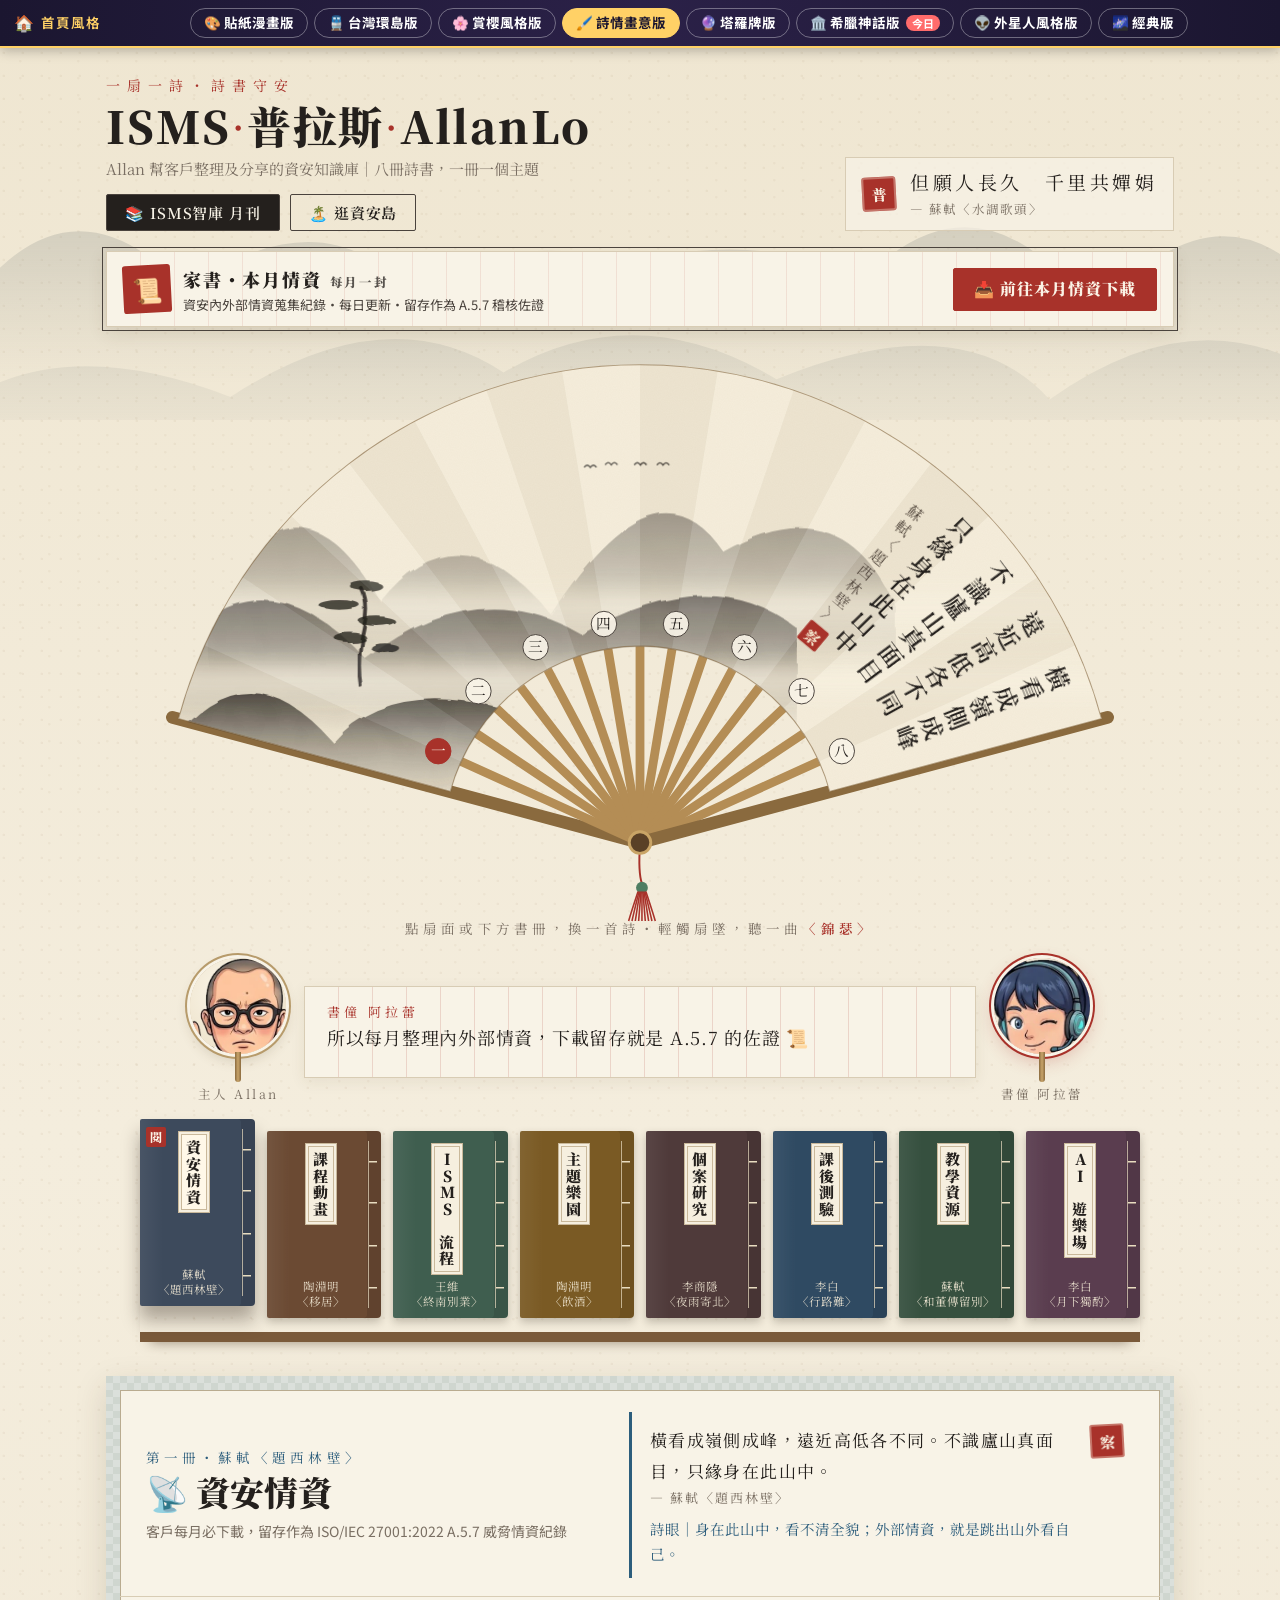
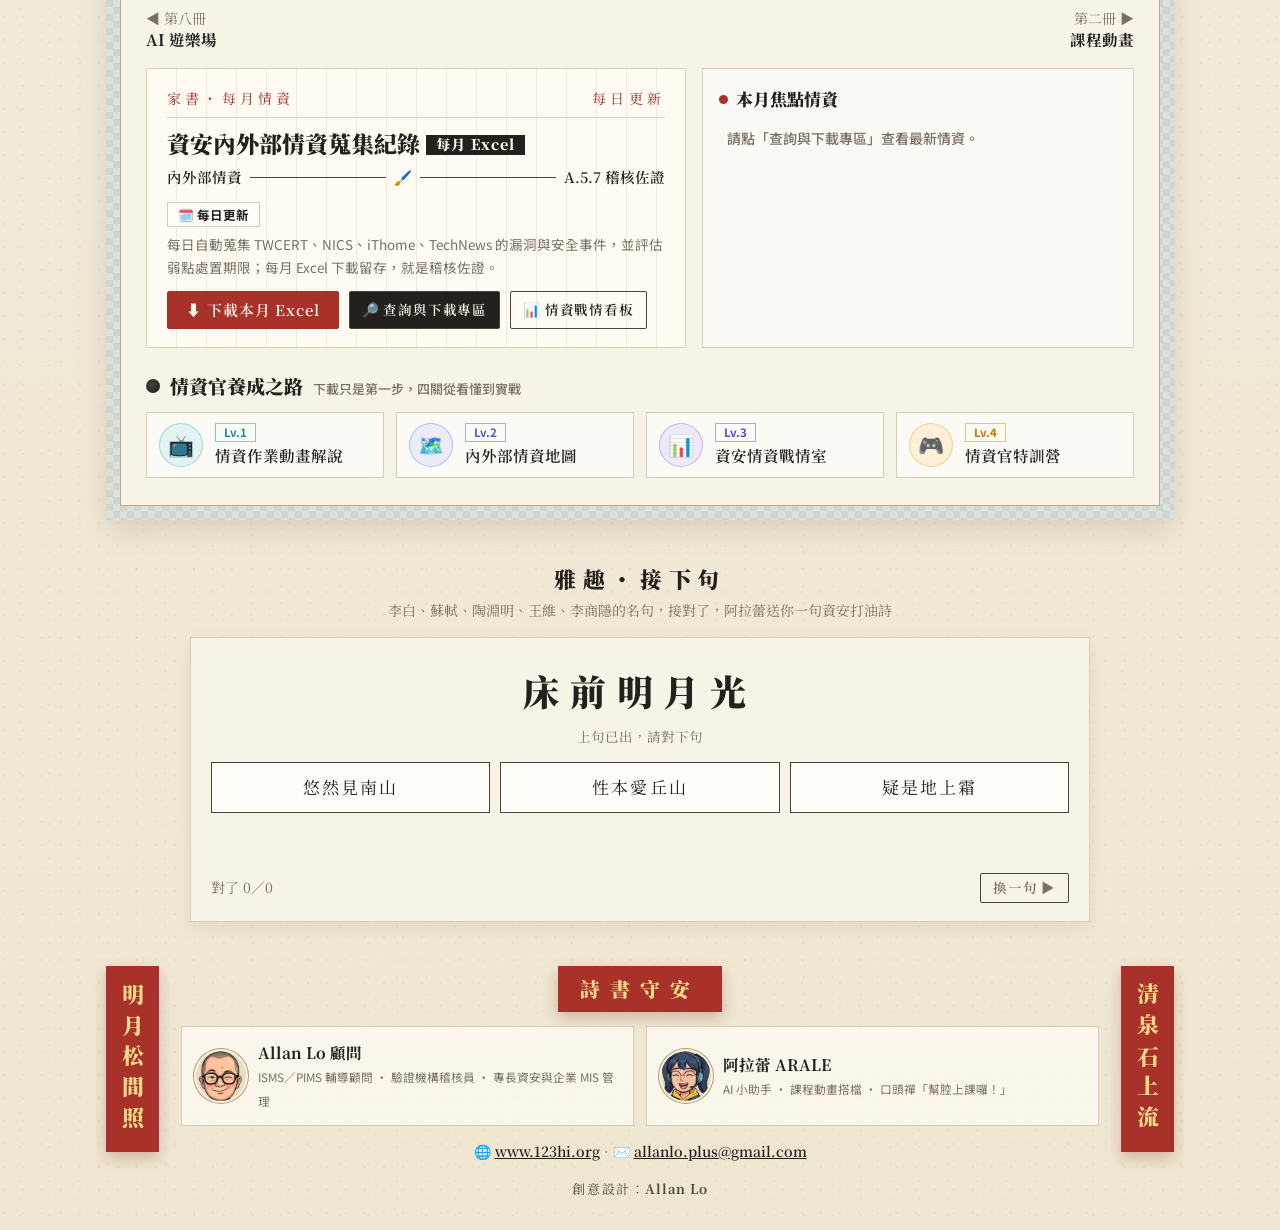
<file: home-poem.html>
<!doctype html>
<html lang="zh-Hant-TW">
<head>
<meta charset="utf-8">
<meta name="viewport" content="width=device-width, initial-scale=1">
<title>ISMS·普拉斯·AllanLo｜一扇一詩・詩書守安（詩情畫意版）</title>
<meta name="description" content="Allan 幫客戶整理及分享的資安知識庫：每月資安內外部情資、課程動畫、課後測驗與教學資源。詩情畫意版：一柄摺扇、八首名詩（李白、蘇軾、陶淵明、王維、李商隱），一詩一畫，詩書守安。">
<base target="_blank">
<link rel="preconnect" href="https://fonts.googleapis.com">
<link rel="preconnect" href="https://fonts.gstatic.com" crossorigin>
<link href="https://fonts.googleapis.com/css2?family=Noto+Serif+TC:wght@400;600;900&family=Noto+Sans+TC:wght@500;700&display=swap" rel="stylesheet">
<style>
/* 詩情畫意版首頁「一扇一詩・詩書守安」：
   一柄摺扇（開頁時展開），扇面隨所選的詩換成一幅水墨畫，詩句沿扇骨以書法直書題在扇面右側；
   扇下一排八冊線裝書＝八個分類，每冊配一首名詩（李白、蘇軾、陶淵明、王維、李商隱）；
   Allan 與阿拉蕾在團扇裡對話；下方「冊頁」是內容面板；再往下是「雅趣・接下句」對詩小遊戲（答對解鎖資安打油詩）。
   其他版本見 versions.js（頁尾可切換）；資料陣列與情資邏輯與各版首頁相同。 */
:root{
  --paper:#f2ead8; --paper2:#f8f3e7; --ink:#24201d; --ink2:#4a433d; --muted:#7a6f63; --line:#d8ccb4;
  --zhu:#a8322a; --qing:#2c5d7c; --lv:#4e7d62; --zhe:#8a5a2b; --huang:#c99a1c; --tc:#2c5d7c;
  --serif:"Noto Serif TC","Songti TC","PMingLiU",serif;
}
*{box-sizing:border-box}
[hidden]{display:none!important}
html{scroll-behavior:smooth}
body{margin:0;color:var(--ink);font-family:var(--serif);font-weight:400;line-height:1.7;overflow-x:hidden;background:
  radial-gradient(circle at 20% 30%,rgba(140,110,70,.07) 0 1px,transparent 1.6px) 0 0/19px 23px,
  radial-gradient(circle at 70% 60%,rgba(140,110,70,.06) 0 1px,transparent 1.6px) 0 0/29px 17px,
  linear-gradient(180deg,#efe6d1,#f4eddd 40%,#efe6d1)}
img{max-width:100%;display:block}
a{color:inherit}
button{font:inherit;color:inherit;cursor:pointer}
:focus-visible{outline:2px solid var(--zhu);outline-offset:3px}
.wrap{max-width:1100px;margin:0 auto;padding:0 16px}
.sans{font-family:"Noto Sans TC",system-ui,sans-serif}

/* ---------- 遠山（背景） ---------- */
.farhill{position:absolute;left:0;right:0;top:0;height:420px;z-index:-1;opacity:.5;pointer-events:none}
.farhill svg{width:100%;height:100%}

/* ---------- 標題 ---------- */
.top{position:relative;display:flex;align-items:flex-end;justify-content:space-between;gap:20px;padding:26px 0 6px}
.top .eb{font-size:14px;letter-spacing:.5em;color:var(--zhu)}
h1{margin:2px 0 0;font-weight:900;font-size:clamp(28px,4vw,44px);line-height:1.2;letter-spacing:.04em;white-space:nowrap}
h1 i{font-style:normal;color:var(--zhu);font-weight:400}
.top p{margin:4px 0 0;color:var(--muted);font-size:15px}
.epi{flex:none;display:flex;align-items:center;gap:14px;padding:10px 16px;border:1px solid var(--line);background:rgba(248,243,231,.7)}
.epi q{quotes:none;font-size:19px;letter-spacing:.18em;line-height:1.5}
.epi small{display:block;margin-top:2px;font-size:12.5px;color:var(--muted);letter-spacing:.1em}
.seal{display:inline-grid;place-items:center;flex:none;width:34px;height:34px;border-radius:3px;background:var(--zhu);color:#f8efe0;font-weight:900;font-size:15px;line-height:1;box-shadow:inset 0 0 0 2px rgba(248,239,224,.35);transform:rotate(-3deg)}
.cta{display:flex;gap:10px;flex-wrap:wrap;margin-top:12px}
.btn{display:inline-flex;align-items:center;justify-content:center;gap:6px;padding:8px 18px;border:1px solid var(--ink2);border-radius:2px;background:transparent;font-family:var(--serif);font-weight:600;font-size:15px;line-height:1.3;text-decoration:none;text-align:center;letter-spacing:.06em;transition:background .2s,color .2s}
.btn:hover{background:var(--ink);color:var(--paper2)}
.btn.ink{background:var(--ink);color:var(--paper2)}
.btn.ink:hover{background:#000}
.btn.zhu{background:var(--zhu);border-color:var(--zhu);color:#fbf3e6}
.btn.zhu:hover{background:#8d241d}
.btn.sm{padding:5px 12px;font-size:13.5px}

/* ---------- 摺扇 ---------- */
.fanbox{position:relative;max-width:980px;margin:6px auto 0}
.fan{display:block;width:100%;height:auto;overflow:visible}
.ch{opacity:0;animation:inksvg .6s ease-out forwards;stroke:rgba(36,32,29,.25);stroke-width:0}
@keyframes inksvg{0%{opacity:0;stroke-width:5px}60%{opacity:.9;stroke-width:1.5px}100%{opacity:1;stroke-width:0}}
@keyframes inkin{0%{opacity:0;filter:blur(3px)}60%{opacity:.95;filter:blur(.6px)}100%{opacity:1;filter:none}}
.pn{fill:transparent;cursor:pointer;transition:fill .25s}
.pn:hover{fill:rgba(255,255,255,.18)}
.num circle{fill:rgba(248,243,231,.92);stroke:var(--ink2);stroke-width:1}
.num text{font-size:15px;fill:var(--ink);font-family:var(--serif)}
.num.on circle{fill:var(--zhu);stroke:var(--zhu)}
.num.on text{fill:#fbf3e6}
.tassel{transform-origin:500px 522px;animation:tas 4.5s ease-in-out infinite}
@keyframes tas{50%{transform:rotate(5deg)}}
.hint{text-align:center;margin:-4px 0 0;font-size:13.5px;color:var(--muted);letter-spacing:.3em}
.hint b{font-weight:600;color:var(--zhu)}
#tassel{cursor:pointer}
#tassel:hover .bead,#tassel:focus .bead{fill:#a8322a}
#tassel:focus{outline:none}
.jinse{position:relative;display:flex;gap:16px;align-items:flex-start;max-width:660px;margin:14px auto 0;padding:18px 22px;border:1px solid #c9b48e;background:linear-gradient(180deg,#fbf6ea,#f4ead2);box-shadow:0 8px 22px rgba(80,60,30,.14);animation:leaf .7s ease-out}
.jinse b{display:block;font-size:17px;letter-spacing:.2em;color:var(--zhu)}
.jinse p{margin:6px 0 8px;font-size:18px;line-height:1.95;letter-spacing:.1em}
.jinse small{display:block;font-size:13.5px;color:var(--muted)}
.jinse .btn{position:absolute;right:12px;top:12px}

/* ---------- 雅集：團扇對話 ---------- */
.yaji{display:grid;grid-template-columns:auto minmax(0,1fr) auto;align-items:center;gap:18px;max-width:900px;margin:18px auto 0}
.tuan{position:relative;display:flex;flex-direction:column;align-items:center;border:0;background:none;padding:0;-webkit-tap-highlight-color:transparent}
.tuan .face{width:96px;height:96px;border-radius:50%;overflow:hidden;background:radial-gradient(circle at 40% 35%,#fbf6ea,#e9dcc0);box-shadow:0 0 0 3px #f8f3e7,0 0 0 5px #b79b6b,0 6px 14px rgba(80,60,30,.2);transition:box-shadow .3s}
.tuan .face img{width:100%;height:140%;object-fit:cover;object-position:top}
.tuan .stick{width:6px;height:30px;margin-top:-2px;border-radius:0 0 3px 3px;background:linear-gradient(90deg,#8a6a3e,#c8a46a,#8a6a3e)}
.tuan .tag{margin-top:2px;font-size:12.5px;color:var(--muted);letter-spacing:.2em}
.tuan.on .face{box-shadow:0 0 0 3px #f8f3e7,0 0 0 5px var(--zhu),0 6px 18px rgba(168,50,42,.3)}
.tuan.on .face img{animation:nod .5s ease-in-out 2}
@keyframes nod{50%{transform:translateY(-4px)}}
.say{position:relative;min-height:92px;padding:14px 22px;background:
  repeating-linear-gradient(90deg,transparent 0 33px,rgba(168,50,42,.16) 33px 34px),var(--paper2);border:1px solid var(--line);box-shadow:0 4px 14px rgba(80,60,30,.08)}
.say .nm{display:block;font-size:13px;color:var(--zhu);letter-spacing:.3em}
.say .tx{display:block;font-size:18px;line-height:1.65;letter-spacing:.04em}
.say .tx span{opacity:0;animation:inkin .4s ease-out forwards}

/* ---------- 書架：八冊線裝書 ---------- */
.shelf{display:grid;grid-template-columns:repeat(8,1fr);gap:12px;max-width:1000px;margin:26px auto 0;padding:0 0 14px;border-bottom:10px solid #7a5a3a;box-shadow:0 10px 12px -10px rgba(60,40,20,.5)}
.book{position:relative;display:flex;flex-direction:column;align-items:center;min-height:172px;padding:12px 14px 8px 8px;border:0;border-radius:2px 4px 4px 2px;background:linear-gradient(90deg,rgba(255,255,255,.06),transparent 20%),var(--cv);box-shadow:inset -14px 0 0 rgba(0,0,0,.1),0 4px 8px rgba(40,30,20,.25);color:#f3ead6;transition:transform .3s,box-shadow .3s;-webkit-tap-highlight-color:transparent}
.book::after{content:"";position:absolute;right:4px;top:10px;bottom:10px;width:8px;background:
  linear-gradient(#e8dcc0,#e8dcc0) 0 12%/100% 1.5px no-repeat,linear-gradient(#e8dcc0,#e8dcc0) 0 37%/100% 1.5px no-repeat,
  linear-gradient(#e8dcc0,#e8dcc0) 0 63%/100% 1.5px no-repeat,linear-gradient(#e8dcc0,#e8dcc0) 0 88%/100% 1.5px no-repeat;border-left:1.5px solid rgba(232,220,192,.7)}
.book .slip{flex:none;display:flex;justify-content:center;width:32px;padding:8px 0;background:#f6efdf;color:var(--ink);box-shadow:inset 0 0 0 1px #c9b89a,inset 0 0 0 3px #f6efdf,inset 0 0 0 4px #c9b89a}
.book .slip b{writing-mode:vertical-rl;text-orientation:upright;font-weight:900;font-size:15px;letter-spacing:.1em;line-height:1}
.book small{margin-top:auto;padding-top:4px;font-size:11.5px;line-height:1.35;text-align:center;opacity:.92}
.book:hover{transform:translateY(-4px)}
.book[aria-selected="true"]{transform:translateY(-12px);box-shadow:inset -14px 0 0 rgba(0,0,0,.1),0 14px 18px rgba(40,30,20,.35)}
.book[aria-selected="true"] .slip{background:#fff8e8}
.book[aria-selected="true"]::before{content:"閱";position:absolute;left:6px;top:8px;display:grid;place-items:center;width:20px;height:20px;border-radius:2px;background:var(--zhu);color:#fbf3e6;font-size:12px;font-weight:900}

/* ---------- 冊頁（內容面板） ---------- */
.album{margin:34px auto 0;padding:14px;max-width:1100px;background:
  linear-gradient(45deg,rgba(255,255,255,.25) 25%,transparent 25% 75%,rgba(255,255,255,.25) 75%) 0 0/14px 14px,
  linear-gradient(45deg,rgba(255,255,255,.25) 25%,transparent 25% 75%,rgba(255,255,255,.25) 75%) 7px 7px/14px 14px,#cfd6cf;box-shadow:0 10px 30px rgba(60,50,30,.15);scroll-margin-top:12px}
.leaf{background:var(--paper2);box-shadow:inset 0 0 0 1px #b9ab90}
.leaf.open{animation:leaf .6s ease-out}
@keyframes leaf{from{opacity:.2;filter:blur(2px)}}
.lh{display:grid;grid-template-columns:minmax(0,1fr) minmax(0,1.1fr);gap:24px;align-items:center;padding:22px 26px 18px;border-bottom:1px solid var(--line)}
.lh small{display:block;font-size:13.5px;letter-spacing:.3em;color:var(--tc)}
.lh h2{margin:2px 0 0;font-weight:900;font-size:clamp(26px,3.4vw,34px);line-height:1.25}
.lh .d{margin:6px 0 0;font-family:"Noto Sans TC",sans-serif;font-size:14px;color:var(--muted)}
.ti{position:relative;padding:12px 56px 12px 18px;border-left:3px solid var(--tc)}
.ti .pm{margin:0;font-size:17px;line-height:1.85;letter-spacing:.08em}
.ti .by{display:block;font-size:13px;color:var(--muted);letter-spacing:.15em}
.ti .eye{margin:8px 0 0;font-size:14.5px;color:var(--tc)}
.ti .seal{position:absolute;right:10px;top:12px}
.nav{display:flex;justify-content:space-between;gap:10px;padding:8px 26px 0}
.nb{border:0;background:none;padding:4px 0;font-size:14px;color:var(--muted);text-align:left;line-height:1.4}
.nb b{display:block;font-size:15.5px;color:var(--ink)}
.nb.next{text-align:right}
.nb:hover b{color:var(--zhu)}
.body{padding:14px 26px 28px}
.sub{display:flex;align-items:baseline;gap:10px;flex-wrap:wrap;margin:22px 0 10px;font-size:19px;font-weight:900}
.sub::before{content:"";width:14px;height:14px;border-radius:50%;background:radial-gradient(circle at 40% 40%,#4a433d,#1d1a17);align-self:center}
.sub small{font-family:"Noto Sans TC",sans-serif;font-size:13px;font-weight:500;color:var(--muted)}
.grid{display:grid;gap:12px}
.g2{grid-template-columns:repeat(2,1fr)}.g3{grid-template-columns:repeat(3,1fr)}.g4{grid-template-columns:repeat(4,1fr)}.g5{grid-template-columns:repeat(5,1fr)}

.row,.tile,.case{position:relative;border:1px solid var(--line);background:rgba(255,255,255,.55);text-decoration:none;transition:border-color .2s,background .2s,box-shadow .2s}
.row:hover,.tile:hover,a.case:hover{border-color:var(--ink2);background:#fffdf7;box-shadow:4px 4px 0 rgba(36,32,29,.12)}
.row{display:flex;align-items:center;gap:12px;min-height:62px;padding:10px 12px}
.row .ic{flex:none;min-width:44px;height:44px;padding:0 6px;border-radius:50%;display:grid;place-items:center;text-align:center;font-size:21px;background:color-mix(in srgb,var(--c,var(--tc)) 12%,#fffdf7);box-shadow:inset 0 0 0 1px color-mix(in srgb,var(--c,var(--tc)) 35%,transparent)}
.row .ic.txt{border-radius:2px;font-family:"Noto Sans TC",sans-serif;font-size:12px;font-weight:700;color:#fff;background:var(--c);line-height:1.15;box-shadow:none}
.row .ic.wide{width:66px;height:46px}
.row .tx{min-width:0;font-weight:600;font-size:15.5px;line-height:1.45}
.row .tx small{display:block;font-family:"Noto Sans TC",sans-serif;font-weight:500;font-size:12.5px;color:var(--muted);line-height:1.45}
.tg{display:table;margin-bottom:2px;padding:0 8px;border:1px solid color-mix(in srgb,var(--c,var(--tc)) 55%,transparent);color:color-mix(in srgb,var(--c,var(--tc)) 85%,#000);font-family:"Noto Sans TC",sans-serif;font-size:11.5px;font-weight:700}
.clamp{display:-webkit-box!important;-webkit-line-clamp:2;-webkit-box-orient:vertical;overflow:hidden}
.tile{display:flex;flex-direction:column;align-items:center;gap:3px;padding:12px 8px;text-align:center}
.tile .e{font-size:28px;line-height:1.2}
.tile small{font-size:13px;color:var(--c,var(--tc));letter-spacing:.1em}
.tile b{font-size:14.5px;line-height:1.35}
.tile .d{font-family:"Noto Sans TC",sans-serif;font-size:12px;color:var(--muted);line-height:1.45}

/* 情資：書信 */
.intel{display:grid;grid-template-columns:1.25fr 1fr;gap:16px}
.ticket{position:relative;padding:18px 20px;border:1px solid var(--line);background:
  repeating-linear-gradient(90deg,transparent 0 29px,rgba(168,50,42,.1) 29px 30px),#fffbf2}
.ticket .kind{display:flex;justify-content:space-between;gap:8px;font-size:14px;letter-spacing:.3em;color:var(--zhu);border-bottom:1px solid #e3cfc0;padding-bottom:6px;margin-bottom:10px}
.ticket h3{margin:0 0 6px;font-size:clamp(19px,2.2vw,23px);font-weight:900;line-height:1.35}
.ticket h3 span{display:inline-block;padding:0 10px;background:var(--ink);color:var(--paper2);font-size:.62em;vertical-align:3px;letter-spacing:.06em}
.route{display:flex;align-items:center;gap:8px;flex-wrap:wrap;margin:0 0 10px;font-weight:600;font-size:14.5px}
.route i{flex:1 1 20px;min-width:20px;height:0;border-top:1px solid var(--ink2)}
.pill{display:inline-block;padding:1px 10px;border:1px solid var(--line);background:#fffdf7;font-family:"Noto Sans TC",sans-serif;font-size:12.5px;font-weight:700;margin:0 4px 6px 0}
.pill.risk{border-color:#e0b7b0;background:#fbebe7;color:var(--zhu)}
.ticket p{margin:0 0 12px;font-family:"Noto Sans TC",sans-serif;font-size:13.5px;color:var(--muted)}
.acts{display:flex;flex-wrap:wrap;gap:10px}
.focus{padding:16px;border:1px solid var(--line);background:rgba(255,255,255,.55)}
.focus h3{margin:0 0 6px;font-size:17px;font-weight:900;display:flex;align-items:center;gap:8px}
.live{width:9px;height:9px;border-radius:50%;background:var(--zhu);animation:ping 2s infinite}
@keyframes ping{0%{box-shadow:0 0 0 0 rgba(168,50,42,.5)}70%,100%{box-shadow:0 0 0 10px rgba(168,50,42,0)}}
.focus a,.focus .ph{display:block;padding:8px;text-decoration:none;font-family:"Noto Sans TC",sans-serif;font-size:14px;font-weight:700;line-height:1.45}
.focus a+a{border-top:1px dotted var(--line)}
.focus a:hover{background:#fffdf7}
.focus small{display:block;font-size:12px;font-weight:500;color:var(--muted)}
.focus .ph{color:var(--muted);font-weight:500}
.bd{display:inline-block;margin-left:4px;padding:0 6px;border:1px solid #e0b7b0;color:var(--zhu);font-size:11px;font-weight:700}
.bd.kev{background:var(--zhu);border-color:var(--zhu);color:#fff}

/* 個案 */
.seg{display:inline-flex;margin-bottom:14px;border:1px solid var(--ink2)}
.seg button{border:0;background:transparent;padding:6px 16px;font-family:var(--serif);font-weight:600;font-size:14.5px}
.seg button+button{border-left:1px solid var(--ink2)}
.seg button[aria-pressed="true"]{background:var(--ink);color:var(--paper2)}
.case{display:flex;flex-direction:column;gap:4px;padding:13px 14px}
.case .no{font-family:"Noto Sans TC",sans-serif;font-size:12px;font-weight:700;color:var(--zhe)}
.case .no .tg{display:inline-block;margin:0 6px 0 0}
.case b{font-size:15.5px;line-height:1.45}
.case small{font-family:"Noto Sans TC",sans-serif;font-size:12.5px;color:var(--muted);line-height:1.45}
.case .acts{margin-top:auto;padding-top:6px;gap:8px}
.sev{border-color:#e8a978!important;color:#a14a0b!important}.sev.urgent{background:var(--zhu)!important;border-color:var(--zhu)!important;color:#fff!important}
.foot{display:flex;flex-wrap:wrap;align-items:center;gap:10px;margin-top:16px}
.foot .note{flex:1 1 260px;margin:0;font-family:"Noto Sans TC",sans-serif;font-size:12px;color:var(--muted)}

/* ---------- 雅趣・接下句 ---------- */
.duishi{max-width:900px;margin:40px auto 0;text-align:center}
.duishi h3{margin:0;font-size:22px;font-weight:900;letter-spacing:.3em}
.duishi .lead{margin:2px 0 14px;font-size:14px;color:var(--muted)}
.q{position:relative;padding:22px 20px 18px;border:1px solid var(--line);background:var(--paper2);box-shadow:0 6px 18px rgba(80,60,30,.08)}
.q .up{font-size:clamp(26px,4vw,36px);font-weight:900;letter-spacing:.3em}
.q .src{min-height:1.6em;margin:4px 0 14px;font-size:13.5px;color:var(--muted)}
.opts{display:grid;grid-template-columns:repeat(3,1fr);gap:10px}
.opts button{padding:10px 8px;border:1px solid var(--ink2);background:#fffdf7;font-size:17px;letter-spacing:.12em;transition:background .2s,color .2s}
.opts button:hover:not(:disabled){background:var(--ink);color:var(--paper2)}
.opts button.ok{background:var(--lv);border-color:var(--lv);color:#fff}
.opts button.no{background:#f3dcd8;border-color:#d9a79f;color:var(--zhu);animation:shake .35s}
@keyframes shake{25%{transform:translateX(-5px)}75%{transform:translateX(5px)}}
.parody{min-height:2.2em;margin:14px 0 0;font-size:16.5px;color:var(--zhu)}
.qfoot{display:flex;justify-content:space-between;align-items:center;gap:10px;margin-top:10px;font-size:14px;color:var(--muted)}

/* ---------- 頁尾 ---------- */
footer{max-width:1100px;margin:44px auto 0;padding:0 16px 30px;font-size:14px}
.couplet{display:grid;grid-template-columns:auto minmax(0,1fr) auto;gap:22px;align-items:start}
.lian{writing-mode:vertical-rl;padding:16px 8px;background:#a8322a;color:#f4d98a;font-weight:900;font-size:22px;letter-spacing:.4em;box-shadow:0 6px 14px rgba(120,30,20,.25)}
.mid{text-align:center}
.heng{display:inline-block;padding:6px 22px;margin-bottom:14px;background:#a8322a;color:#f4d98a;font-weight:900;font-size:20px;letter-spacing:.5em;box-shadow:0 6px 14px rgba(120,30,20,.25)}
.about{display:grid;grid-template-columns:1fr 1fr;gap:12px;text-align:left}
.about>div{display:flex;align-items:center;gap:12px;padding:12px 14px;border:1px solid var(--line);background:rgba(255,253,247,.7)}
.about img{flex:none;width:50px;height:50px;border-radius:50%;background:#e9dcc0;object-fit:cover;object-position:top;box-shadow:0 0 0 2px #f8f3e7,0 0 0 3px #b79b6b}
.about b{display:block;font-size:15.5px}
.about small{font-family:"Noto Sans TC",sans-serif;color:var(--muted)}
.contact{margin-top:14px;color:var(--muted)}
.contact a{color:var(--ink);font-weight:600}
#verSwitch{color:var(--ink2)}
.fab{position:fixed;right:12px;bottom:12px;z-index:10;padding:7px 15px;border:1px solid var(--ink);background:var(--paper2);font-family:var(--serif);font-weight:600;font-size:14px;box-shadow:3px 3px 0 rgba(36,32,29,.25);opacity:0;pointer-events:none;transform:translateY(12px);transition:opacity .2s ease,transform .2s ease}
.fab.show{opacity:1;pointer-events:auto;transform:none}

/* ---------- 手機 ---------- */
@media (max-width:900px){
  .epi{display:none}
  .g5{grid-template-columns:repeat(3,1fr)}.g3{grid-template-columns:repeat(2,1fr)}.g4{grid-template-columns:repeat(2,1fr)}
  .shelf{grid-template-columns:repeat(4,1fr);gap:10px 12px}
  .book{min-height:136px}
}
@media (max-width:760px){
  .wrap{padding:0 10px}
  .top{display:block;text-align:center;padding:14px 0 0}
  .top .eb{font-size:12px}
  .top p{display:none}
  .cta{display:grid;grid-template-columns:1fr 1fr;gap:8px;margin-top:8px}
  .cta .btn{padding:6px;font-size:13.5px}
  .fanbox{margin:4px -4px 0}
  .hint{font-size:12px;letter-spacing:.1em;margin-top:-2px}
  .jinse{margin:10px 2px 0;padding:14px 14px;gap:10px}.jinse p{font-size:15.5px;letter-spacing:.04em}
  .yaji{grid-template-columns:auto minmax(0,1fr);gap:10px;margin-top:10px}
  .tuan.b{display:none}
  .tuan .face{width:58px;height:58px}
  .tuan .stick{height:16px}.tuan .tag{display:none}
  .say{min-height:0;padding:10px 12px}
  .say .tx{font-size:15.5px}
  .shelf{gap:8px;margin-top:16px;border-bottom-width:8px}
  .book{min-height:118px;padding:8px 10px 6px 6px}
  .book .slip{width:26px;padding:6px 0}
  .book .slip b{font-size:13px}
  .book small{font-size:10px}
  .book[aria-selected="true"]{transform:translateY(-7px)}
  .album{padding:8px;margin-top:22px}
  .lh{grid-template-columns:1fr;gap:12px;padding:16px 14px 14px}
  .ti{padding:8px 46px 8px 12px}
  .ti .pm{font-size:15.5px}
  .nav{padding:6px 14px 0}
  .body{padding:12px 12px 20px}
  .intel,.g3,.g2.stack{grid-template-columns:1fr}
  .acts .btn.wide{flex:1 1 100%}
  .tile .d,.ticket p{display:none!important}
  .opts{grid-template-columns:1fr}
  .couplet{grid-template-columns:1fr;gap:12px}
  .lian{display:none}
  .about{grid-template-columns:1fr}
  footer{padding-bottom:70px}
}
@media (prefers-reduced-motion:reduce){*,*::before,*::after{animation:none!important;transition:none!important}html{scroll-behavior:auto}.ch,.say .tx span{opacity:1}}

/* ---------- 頁首醒目的情資下載列（Allan 指定：情資下載對客戶很重要） ---------- */
.dlbar{position:relative;display:flex;align-items:center;justify-content:space-between;gap:18px;max-width:1080px;margin:14px auto 0;padding:12px 16px;border:1px solid var(--line);background:repeating-linear-gradient(90deg,transparent 0 33px,rgba(168,50,42,.1) 33px 34px),var(--paper2);box-shadow:0 6px 18px rgba(80,60,30,.12);outline:1px solid var(--ink2);outline-offset:3px}
.dlbar .dl-l{display:flex;align-items:center;gap:12px;min-width:0}
.dlbar .dl-ic{flex:none;display:grid;place-items:center;width:48px;height:48px;border-radius:50%;font-size:24px;border-radius:3px;background:var(--zhu);transform:rotate(-3deg)}
.dlbar .dl-l b{display:block;font-size:18px;letter-spacing:.1em;color:var(--ink);font-weight:900}
.dlbar .dl-l b em{font-style:normal;font-size:12.5px;letter-spacing:.14em;margin-left:8px;opacity:.75}
.dlbar small{display:block;font-family:"Noto Sans TC",sans-serif;font-size:13px;line-height:1.5;color:var(--ink2)}
.dlbar small b.n{display:inline;font-size:inherit;letter-spacing:0}
.dlbar small .rk{font-weight:700;color:var(--zhu)}
.dlbar .dl-r{display:flex;flex-direction:column;align-items:stretch;gap:6px;flex:none}
.dlbar .dl-s{display:flex;gap:6px;justify-content:flex-end}
.dlbar .btn.dl{padding:10px 20px;font-size:16px;font-weight:900;animation:dlglow 2.6s ease-in-out infinite}
@keyframes dlglow{50%{box-shadow:0 0 0 5px rgba(168,50,42,.16)}}
@media (max-width:760px){.dlbar{flex-direction:column;align-items:stretch;gap:10px;margin:10px 0 0;padding:11px 12px}.dlbar .dl-ic{width:38px;height:38px;font-size:19px}.dlbar .dl-l b{font-size:16px}.dlbar .dl-s .btn{flex:1}.dlbar .btn.dl{font-size:15px;padding:9px 10px}}

.dlflash{animation:dlflash 2.2s ease-out}
@keyframes dlflash{0%,100%{box-shadow:none}20%,55%{box-shadow:0 0 0 4px rgba(255,200,60,.9),0 0 34px rgba(255,200,60,.65)}}
</style>
</head>
<body>
<div class="farhill" aria-hidden="true"><svg id="farhill" viewBox="0 0 1200 420" preserveAspectRatio="xMidYMin slice"></svg></div>

<div class="wrap">
<!-- ================= 標題 ================= -->
<header class="top">
  <div>
    <div class="eb">一扇一詩・詩書守安</div>
    <h1>ISMS<i>·</i>普拉斯<i>·</i>AllanLo</h1>
    <p>Allan 幫客戶整理及分享的資安知識庫｜八冊詩書，一冊一個主題</p>
    <div class="cta"><a class="btn ink" id="heroThink" href="#">📚 ISMS智庫 月刊</a><a class="btn" href="https://allanlo.123hi.org/isms_island/" rel="noopener">🏝️ 逛資安島</a></div>
  </div>
  <div class="epi"><span class="seal">普</span><div><q>但願人長久　千里共嬋娟</q><small>— 蘇軾〈水調歌頭〉</small></div></div>
</header>

<section class="dlbar" aria-label="本月資安情資下載">
  <div class="dl-l"><span class="dl-ic" aria-hidden="true">📜</span><div><b>家書・本月情資<em>每月一封</em></b><small id="heroMeta">資安內外部情資蒐集紀錄・每日更新・留存作為 A.5.7 稽核佐證</small></div></div>
  <div class="dl-r"><a class="btn zhu dl" id="heroXlsx" href="#p-intel" target="_self">📥 前往本月情資下載</a></div>
</section>
<!-- ================= 摺扇 ================= -->
<div class="fanbox"><svg class="fan" id="fan" viewBox="0 0 1000 600" role="img" aria-label="摺扇：扇面是所選詩作的水墨畫與題詩"></svg></div>
<p class="hint">點扇面或下方書冊，換一首詩・輕觸扇墜，聽一曲<b>〈錦瑟〉</b></p>
<div class="jinse" id="jinse" hidden aria-live="polite"><span class="seal">瑟</span><div><b>李商隱〈錦瑟〉</b><p>錦瑟無端五十弦，一弦一柱思華年。<br>莊生曉夢迷蝴蝶，望帝春心託杜鵑。<br>滄海月明珠有淚，藍田日暖玉生煙。<br>此情可待成追憶，只是當時已惘然。</p><small>扇墜彩蛋｜一弦一柱，像一筆一筆的紀錄；當下留存，日後才追憶得回來。</small></div><button class="btn sm" id="jinseX" target="_self">收起</button></div>

<!-- ================= 雅集：團扇對話 ================= -->
<section class="yaji" aria-label="Allan 與阿拉蕾對話">
  <button class="tuan a" id="whoA" aria-label="聽 Allan 說"><span class="face"><img src="assets/img/allan-smile.webp" alt="" id="faceA"></span><span class="stick"></span><span class="tag">主人 Allan</span></button>
  <div class="say" id="say" aria-live="polite"><span class="nm" id="sayName">Allan</span><span class="tx" id="sayTx"></span></div>
  <button class="tuan b" id="whoB" aria-label="聽阿拉蕾說"><span class="face"><img src="assets/img/arale-wave.webp" alt="" id="faceB"></span><span class="stick"></span><span class="tag">書僮 阿拉蕾</span></button>
</section>

<!-- ================= 書架：八冊 ================= -->
<nav class="shelf" id="shelf" role="tablist" aria-label="八冊詩書：八個分類"></nav>

<!-- ================= 冊頁 ================= -->
<main class="album" id="panel">
  <div class="leaf" id="leaf">
  <div class="lh">
    <div><small id="sNo"></small><h2 id="sTitle"></h2><p class="d" id="sDesc"></p></div>
    <div class="ti"><p class="pm" id="sPoem"></p><span class="by" id="sBy"></span><p class="eye" id="sEye"></p><span class="seal" id="sSeal"></span></div>
  </div>
  <div class="nav"><button class="nb prev" id="prevBtn"></button><button class="nb next" id="nextBtn"></button></div>
  <div class="body">
  <section id="p-intel" role="tabpanel">
    <div class="intel">
      <div class="ticket">
        <div class="kind"><span>家書・每月情資</span><span>每日更新</span></div>
        <h3>資安內外部情資蒐集紀錄 <span id="fileYear">每月 Excel</span></h3>
        <div class="route"><span>內外部情資</span><i></i><span>🖌️</span><i></i><span>A.5.7 稽核佐證</span></div>
        <span class="pill" id="monthLabel">🗓️ 每日更新</span><span class="pill risk" id="riskPill" hidden></span>
        <p>每日自動蒐集 TWCERT、NICS、iThome、TechNews 的漏洞與安全事件，並評估弱點處置期限；每月 Excel 下載留存，就是稽核佐證。</p>
        <div class="acts">
          <a class="btn zhu wide" id="btnXlsx" href="#">⬇️ 下載本月 Excel</a>
          <a class="btn sm" id="btnOther" href="#" hidden></a>
          <a class="btn sm ink" id="btnOpen" href="#">🔎 查詢與下載專區</a>
          <a class="btn sm" href="https://allanloplus.github.io/intelligence/" rel="noopener">📊 情資戰情看板</a>
        </div>
      </div>
      <div class="focus">
        <h3><span class="live"></span><span id="focusTitle">本月焦點情資</span></h3>
        <div id="focusList"><div class="ph">阿拉蕾正在研墨整理最新情資…</div></div>
      </div>
    </div>
    <h3 class="sub">情資官養成之路 <small>下載只是第一步，四關從看懂到實戰</small></h3>
    <div class="grid g4" id="lvs"></div>
  </section>
  <section id="p-courses" role="tabpanel" hidden><div class="grid g3" id="courses"></div></section>
  <section id="p-flows" role="tabpanel" hidden><div class="grid g5" id="flows"></div></section>
  <section id="p-park" role="tabpanel" hidden><div class="grid g2 stack" id="park"></div></section>
  <section id="p-cases" role="tabpanel" hidden>
    <div class="seg" id="seg">
      <button aria-pressed="true" data-v="files">🗂️ 企業個案</button><button aria-pressed="false" data-v="news">📰 資安日報</button><button aria-pressed="false" data-v="aicase">🤖 AI 開發個案</button>
    </div>
    <div class="grid g3" id="files"></div>
    <div class="grid g3" id="news" hidden></div>
    <div class="grid g3" id="aicase" hidden></div>
    <div class="foot">
      <a class="btn sm ink" id="caseRoom" href="#">🔍 進入資安個案研究室 ↗</a>
      <a class="btn sm" id="newsAll" href="#">📰 看全部新聞個案 ↗</a>
      <p class="note">每案含動畫閱讀、討論互動、決策模擬與教學手冊（90 分鐘）。個案改編自公開資料，人物與公司名稱均為虛構，僅供教學討論。</p>
    </div>
  </section>
  <section id="p-quiz" role="tabpanel" hidden><div class="grid g2 stack" id="quiz"></div></section>
  <section id="p-res" role="tabpanel" hidden>
    <h3 class="sub" style="margin-top:0">教學資源</h3>
    <div class="grid g4" id="resList"></div>
    <h3 class="sub">外部情資來源</h3>
    <div class="grid g4" id="srcList"></div>
  </section>
  <section id="p-arcade" role="tabpanel" hidden><div class="grid g5" id="arcade"></div></section>
  </div>
  </div>
</main>

<!-- ================= 雅趣・接下句 ================= -->
<section class="duishi" aria-labelledby="dsT">
  <h3 id="dsT">雅趣・接下句</h3>
  <p class="lead">李白、蘇軾、陶淵明、王維、李商隱的名句，接對了，阿拉蕾送你一句資安打油詩</p>
  <div class="q">
    <div class="up" id="qUp"></div>
    <div class="src" id="qSrc">上句已出，請對下句</div>
    <div class="opts" id="qOpts"></div>
    <p class="parody" id="qPar" aria-live="polite"></p>
    <div class="qfoot"><span id="qScore">對了 0／0</span><button class="btn sm" id="qNext" target="_self">換一句 ▶</button></div>
  </div>
</section>
</div>

<footer>
  <div class="couplet">
    <div class="lian" aria-hidden="true">明月松間照</div>
    <div class="mid">
      <div class="heng">詩書守安</div>
      <div class="about">
        <div><img src="assets/img/allan-wink.webp" alt=""><span><b>Allan Lo 顧問</b><small>ISMS／PIMS 輔導顧問 · 驗證機構稽核員 · 專長資安與企業 MIS 管理</small></span></div>
        <div><img src="assets/img/arale-laugh.webp" alt=""><span><b>阿拉蕾 ARALE</b><small>AI 小助手 · 課程動畫搭檔 · 口頭禪「幫腔上課囉！」</small></span></div>
      </div>
      <div class="contact">🌐 <a href="https://www.123hi.org/">www.123hi.org</a> · ✉️ <a href="mailto:allanlo.plus@gmail.com">allanlo.plus@gmail.com</a></div>
      <div id="verSwitch" data-current="poem"></div>
    </div>
    <div class="lian" aria-hidden="true">清泉石上流</div>
  </div>
</footer>
<script src="versions.js"></script>
<button class="fab" id="fab" aria-label="回到扇面">🪭 回到扇面 ↑</button>

<script>
/* ================= 資料（各版首頁相同；新增資源時每個 home-*.html 都要一起改） ================= */
const INTEL = "https://allanloplus.github.io/intelligence/";
const INTEL_PAGE = "資安情資/資安情資蒐集紀錄";

const SITE = "https://www.123hi.org/";

const LEVELS = [
  { ic: "📺", t: "情資作業動畫解說", d: "13 段動畫簡報：情資蒐集、脆弱性識別、AI 風險排序到稽核證據", p: "資安情資/資安情資作業動畫解說", c: "#15aabf" },
  { ic: "🗺️", t: "內外部情資地圖", d: "內部事件與外部來源一張圖掌握", p: "資安情資/內外部情資地圖", c: "#4c6ef5" },
  { ic: "📊", t: "資安情資戰情室", d: "內外部情資、脆弱性與處置成效儀表板，阿拉蕾語音導覽", p: "資安情資/資安情資戰情室dashboard", c: "#7950f2" },
  { ic: "🎮", t: "情資官特訓營", d: "7 個關卡＋稽核大魔王，過關領結訓證書", p: "資安情資/遊戲學習-情資官特訓營", c: "#f08c00" }
];
const PARK = [
  { ic: "🗓️", t: "ISMS 的一年", tag: "動畫", d: "每天像刷牙、每月像量血壓、每年像全身健檢：ISMS 的工作節奏", p: "isms工作觀/isms工作的一年", c: "#1c7ed6", x: 13, y: 30 },
  { ic: "🗺️", t: "ISMS 工作地圖", tag: "互動動畫", d: "時間、流程、工作類別三種視角，看紀錄如何一天天累積", p: "isms工作觀/isms工作地圖", c: "#0ca678", x: 32, y: 68, low: true },
  { ic: "🧭", t: "ISMS 工作地圖－系統體驗", tag: "系統體驗", d: "把程序書變成每天做得完的工作：每日巡檢、情資、月報與量測依頻率排好，點一下留紀錄", p: "isms工作觀/isms工作地圖_系統體驗", c: "#1098ad" },
  { ic: "🏘️", t: "ISMS 資安小鎮", tag: "互動地圖", d: "點建築，阿拉蕾帶路認識各部門的 ISMS 工作與稽核準備度", p: "isms工作觀/isms資安小鎮", c: "#e8590c", x: 52, y: 28 },
  { ic: "🎲", t: "ISMS 大富翁", tag: "桌遊 1～4 人", d: "擲骰子走完資安一年，蒐集紀錄卡、擋下事件，年底外部稽核拿驗證", p: "isms工作觀/isms大富翁遊戲", c: "#e03131", x: 70, y: 66, low: true },
  { ic: "🏰", t: "實體安全大冒險", tag: "自由探索", d: "探索 16 個 A.7 實體安全控制項，區域安全與設備安全一次認識", p: "isms工作觀/實體安全大冒險", c: "#7048e8", x: 88, y: 30 }
];
const CASE_URL = "https://allanloplus.github.io/CASE/";
const CASES = [
  { id: "S115001", cat: "威脅情資", t: "總經理先看到新聞：PHP2Shell 情資應變的 48 小時", o: "PHP2Shell 重大漏洞外洩與緊急修補", tags: ["威脅情資", "漏洞管理", "資產盤點", "委外管理"] },
  { id: "S111001", cat: "資訊保護", t: "倒數十天：艾倫建設的勒索軟體風暴", o: "上市公司遭勒索軟體攻擊，海量資料遭洩", tags: ["勒索軟體", "雙重勒索", "備份與復原", "重大訊息"] },
  { id: "S111002", cat: "資訊保護", t: "補丁之後：艾倫普拉斯科技的 Log4j 供應鏈風暴", o: "Log4j 重大資安漏洞揭露半年後仍不可大意", tags: ["Log4Shell", "軟體供應鏈", "修補管理", "SBOM"] },
  { id: "S111003", cat: "資訊保護", t: "沒收回的那把鑰匙：艾倫普拉斯傳媒的跨年直播危機", o: "離職員工偷刪前東家資料，該當何罪？", tags: ["離職管理", "帳號註銷", "雲端金鑰", "共用帳號"] },
  { id: "S111004", cat: "資訊保護", t: "畫面不能重拍：曦光傳媒的片庫歸零事件", o: "電視台新聞片庫慘遭協力廠商刪除", tags: ["委外管理", "備份與復原", "RPO／RTO", "變更管理"] },
  { id: "S111005", cat: "資訊保護", t: "起飛之前：艾倫普拉斯科技的營業秘密保衛戰", o: "離職時請別帶走公司的營業秘密", tags: ["營業秘密", "內部威脅", "離職管理", "日誌監控"] }
];
const THINKTANK = "isms智庫";   /* Allan's ISMS智庫（每月一期） */
const AICASE = [
  { ic: "🤝", t: "上集：AI 協作開發過程紀錄", d: "ISMS 顧問與 AI 小助理約 49 小時，把一張心智圖變成上線系統", p: "ai寫的個案/ai協作開發系統個案" },
  { ic: "🧭", t: "下集：AI 開發系統之安全檢測（總覽）", d: "同一套系統從盤點、檢測到報告的完整案例", p: "ai寫的個案/ai開發系統之安全檢測個案/總覽ai系統安全檢測個案" },
  { ic: "🧾", t: "XBOM 對話教學", d: "XBOM 是什麼、怎麼做、能證明什麼，對應 SSDLC 與 ISO 27001", p: "ai寫的個案/ai開發系統之安全檢測個案/xbom-對話教學" },
  { ic: "🔬", t: "安全檢測對話教學", d: "源碼檢測、存取控制測試、滲透測試各自證明什麼", p: "ai寫的個案/ai開發系統之安全檢測個案/安全檢測對話教學" },
  { ic: "📑", t: "解讀第三方檢測報告", d: "先看的五件事、逐節讀法與品質判斷", p: "ai寫的個案/ai開發系統之安全檢測個案/解讀第三方檢測報告" },
  { ic: "🧑‍🏫", t: "延伸：安全檢測顧問輔導實務", d: "顧問如何帶客戶從接案做到移交", p: "ai寫的個案/ai開發系統之安全檢測個案/延伸安全檢測顧問輔導實務" },
  { ic: "🖥️", t: "本個案的 PMS 系統", d: "以 ISMS 為基礎的專案安全管理系統", p: "https://pms.medsigtw.com/" },
  { ic: "📡", t: "AI 開發個案：資安情資蒐集自動化", d: "會自我檢查的自動化：從一張表長成每日自動蒐集的情資網站", p: "ai寫的個案/ai開發個案-資安情資蒐集自動化" },
];
const NEWS_URL = "https://allanloplus.github.io/case_isnews/";
const NEWS = [
  { slug: "2026-10-synology-c3rb3r", sev: "重大", date: "2026-10-30", src: "iThome 新聞", t: "群暉 NAS 遭 C3RB3R 勒索軟體攻擊：被遺忘的更新與備份", d: "鎖定未更新的群暉 NAS 加密勒索；「沒更新、對外曝露、備份放同一台」是共同破口。附互動式勒索攻防模擬器。", tp: ["勒索軟體", "備份與復原", "漏洞管理"] },
  { slug: "2026-10-91app-breach", sev: "重大", date: "2026-10-30", src: "今周刊", t: "91APP 資料庫遭 AI 代理攻擊：一個未更新的內部工具，波及 1,329 個品牌", d: "內部工具未更新被 AI 自主滲透工具打入，再從 GitLab 取得資料庫金鑰；SaaS 供應鏈與個資責任一次看。", tp: ["個資保護", "供應鏈", "AI 資安"] },
  { slug: "2026-10-php2shell", sev: "緊急", date: "2026-10-29", src: "非凡商業台", t: "AI 揪出潛藏十多年的 PHP 漏洞：PHP2Shell 與資安雙面刃", d: "全球約七成網站使用的 PHP 爆出免登入 RCE 漏洞，攻擊早於修補，日本與歐洲大量預防性關站。", tp: ["漏洞管理", "事件應變", "AI 資安"] }
];
const ARCADE = [
  { ic: "📖", t: "ALLAN 家族說故事劇場", d: "第一號作品《花草派》：2010 年手繪繪本，由 Allan 家族重新配音演出", u: "https://allanloplus.github.io/picture-book99/", c: "#ff8cf5" },
  { ic: "⛰️", t: "跟著 Allan 走一趟特富野古道", d: "Allan 當領隊：鄒族獵徑、運材鐵道、交通路線與古道小遊戲", u: "https://allanloplus.github.io/Tefuye_Historic_Trail/", c: "#69db7c" },
  { ic: "🃏", t: "Allan 與阿拉蕾的橋牌桌", d: "四人合約橋牌：和阿拉蕾搭檔，對抗駭客小黑與釣魚怪", u: "https://allanloplus.github.io/bridge/", c: "#4dabf7" },
  { ic: "🐷", t: "Allan 的拱豬夜市", d: "夜市開桌拱豬：♠Q 是勒索豬，♦J 是資安預算羊", u: "https://allanloplus.github.io/Gong_Zhu/", c: "#ffa94d" },
  { ic: "🎴", t: "Allan's 資安大老二", d: "環島攻防戰：出一張牌走一站，先回台北 101 拿資安認證；鐵支＝零時差攻擊", u: "https://allanloplus.github.io/big2/", c: "#ff6b6b" },
  { ic: "🧋", t: "Allan's 資安大富翁－快樂遊台灣", d: "22 縣市環島大富翁：吃在地美食、認養縣市當資安守護者，把韌性指數推到 100%", u: "https://allanloplus.github.io/Monopoly/", c: "#38d9a9" },
  { ic: "🍜", t: "Allan 在哪裡？要吃甚麼？", d: "選心情、看天氣、挑飯友，阿拉蕾從 373 道台灣美食幫你挑", u: "https://allanloplus.github.io/What-to-eat/", c: "#ffd43b" },
  { ic: "🌴", t: "Allan 下南洋（光榮徽章版）", d: "馬來西亞駐外 878 天：357 篇日誌、台北⇄檳城航線地圖與南洋奇幻之旅勳章", u: "https://allanloplus.github.io/AllanWentToNayang/", c: "#a9e34b" },
  { ic: "🏯", t: "Allan Lo 和你逛文化", d: "臺灣文化資產知性旅遊地圖：嘉義市、嘉義縣、雲林縣、臺南市，語音導覽、老地圖時光機與文資護照", u: "https://cultural.123hi.org/guide/", c: "#e8a87c" },
  { ic: "🚉", t: "Allan's 文化知識學習：影片導讀", d: "嘉義與臺南車站：同一位建築師，一座風華再現、一座風華再見？", u: "https://allanlo-g.github.io/Train_Station/", c: "#74c0fc" }
];
const COURSES = [
  { big: "ISO<br>27001", badge: "互動教材", name: "ISO27001 完整線上互動教材", p: "課程動畫/iso27001完整線上互動教材", img: "allan-point", bg: "linear-gradient(160deg,#1d4ed8,#14213d)" },
  { big: "ISO<br>27701", badge: "隱私管理", name: "ISO27701 完整線上課程", p: "課程動畫/iso27701完整線上課程", img: "arale-explain", bg: "linear-gradient(160deg,#9c36b5,#5f3dc4)" },
  { big: "ISO<br>42001", badge: "AI 管理", name: "ISO42001 完整線上課程", p: "課程動畫/iso42001完整線上課程", img: "arale-wow", bg: "linear-gradient(160deg,#f76707,#c92a2a)" },
  { big: "TISAX", badge: "汽車產業", name: "TISAX 要求完整解說", p: "課程動畫/tisax要求完整解說", img: "allan-think", bg: "linear-gradient(160deg,#495057,#212529)" },
  { big: "3<br>MIN", badge: "快速入門", name: "3 分鐘和 ISO27001", p: "課程動畫/3分鐘和iso27001", img: "arale-laugh", bg: "linear-gradient(160deg,#37b24d,#087f5b)" },
  { big: "MIND<br>MAP", badge: "心智圖", name: "用心智圖了解 ISO27001", p: "課程動畫/用心智圖了解iso27001", img: "arale-think", bg: "linear-gradient(160deg,#fab005,#e67700)" },
  { big: "資安<br>宣導", badge: "年度必修", name: "Allan 的年度資安宣導", p: "課程動畫/allan的年度資安宣導", img: "allan-laugh", bg: "linear-gradient(160deg,#15aabf,#1864ab)" },
  { big: "TISAX<br>EN", badge: "English", name: "ISA 2027 for TISAX — Requirements Explained", p: "課程動畫/tisax要求完整解說_英文版", img: "allan-smile", bg: "linear-gradient(160deg,#1864ab,#212529)" },
  { big: "資安法", badge: "事件通報", name: "資通安全法－資安事件通報", p: "課程動畫/資通安全法-資安事件通報", img: "allan-surprised", bg: "linear-gradient(160deg,#e03131,#862e9c)" }
];
const FLOWS = [["治理", "🏛️"], ["人員安全", "👥"], ["資訊保護", "🔐"], ["資產管理", "📦"], ["存取管理", "🔑"], ["保全組態", "⚙️"], ["實體安全", "🏢"],
  ["威脅與弱點管理", "🛡️"], ["應用程式安全", "🧩"], ["系統與網路安全", "🌐"], ["供應者安全管理", "🤝"], ["資安事件管理", "🚨"], ["持續性", "♻️"], ["資訊安全保證", "✅"], ["遵循性", "📜"]];
const QUIZ = [["📋 ISMS 導入專案課後測驗", "課後測驗專區/isms導入專案課後測驗"], ["🧠 資安課程課後測驗", "課後測驗專區/資安課程課後測驗"], ["🕵️ ISMS Auditor 知識測驗", "課後測驗專區/isms-auditor知識測驗"], ["💻 Allan's IT 知識測驗", "課後測驗專區/allans-it知識測驗"]];
const RES = [
  ["27001", "ISO27001 教學資源", "教學網站", "https://sites.google.com/123hi.org/iso27001/", "#1d4ed8"],
  ["27701", "ISO27701 教學資源", "條文解說簡報", "https://sites.google.com/view/allanlo-iso27701/iso27701%E6%A2%9D%E6%96%87%E8%A7%A3%E8%AA%AA%E7%B0%A1%E5%A0%B1", "#9c36b5"],
  ["TX", "TISAX 教學資源", "汽車產業資安", "https://sites.google.com/123hi.org/tisax/", "#495057"],
  ["展示", "ISMS 系統化展示", "系統實作範例", "https://sites.google.com/view/allantest001/", "#0b7285"],
  ["▶", "YouTube－AllanLo", "上課影音", "https://www.youtube.com/channel/UCnsy7Lewl-4BIw4T5J2vV4Q", "#e03131"],
  ["iT", "iT 邦幫忙文章", "Allan 的技術文章", "https://ithelp.ithome.com.tw/users/20151950/articles", "#2b8a3e"],
  ["影音", "資安教學影音整理", "分類影音資源", "教學資源/allan的資安教學分類影音資源整理", "#e67700"],
  ["地圖", "內外部情資地圖", "資安情資", "資安情資/內外部情資地圖", "#c92a2a"]
];
const SRC = [
  ["NICS", "國家資通安全研究院", "漏洞新聞、漏洞公告", "https://www.nics.nat.gov.tw/", "#1d4ed8"],
  ["TW", "TWCERT/CC", "資安新聞、通報", "https://www.twcert.org.tw/", "#0f766e"],
  ["H", "H-ISAC", "衛福部資安分享中心", "https://hisac.nat.gov.tw/", "#be123c"],
  ["F", "F-ISAC", "金融資安分享", "https://www.fisac.tw/", "#a16207"],
  ["iT", "iThome 資安", "資安日報、週報", "https://www.ithome.com.tw/security", "#c2410c"],
  ["TN", "TechNews 資安", "科技新報資安快報", "https://infosecu.technews.tw/", "#334155"],
  ["TM", "趨勢科技研究", "威脅研究報告", "https://www.trendmicro.com/zh_tw/research.html", "#dc2626"],
  ["月報", "政府機關資安月報", "數位發展部資安署", "https://moda.gov.tw/ACS/press/report/670", "#4338ca"]
];



/* 八冊詩書＝八個分類，每冊配一首名詩與一幅扇面畫（scene）。
   cols：題在扇面的直行（不含標點）；full：冊頁上的完整詩句；eye：詩眼（詩句和這個分類的關係）；cv：書皮顏色。
   talk：[誰, 表情, 台詞] */
const TABS = [
  { id: "intel", e: "📡", t: "資安情資", poet: "蘇軾", title: "題西林壁", scene: "lushan", cv: "#3d4a5c", c: "#2c5d7c", face: "arale-wave", seal: "察",
    cols: ["橫看成嶺側成峰", "遠近高低各不同", "不識廬山真面目", "只緣身在此山中"], full: "橫看成嶺側成峰，遠近高低各不同。不識廬山真面目，只緣身在此山中。",
    eye: "身在此山中，看不清全貌；外部情資，就是跳出山外看自己。", d: "客戶每月必下載，留存作為 ISO/IEC 27001:2022 A.5.7 威脅情資紀錄",
    talk: [["a", "allan-point", "不識廬山真面目，只緣身在此山中——自家的風險，要從外面看。"], ["b", "arale-thumb", "所以每月整理內外部情資，下載留存就是 A.5.7 的佐證 📜"], ["a", "allan-think", "遇到高風險漏洞，記得走 A.8.8 修補流程。"]] },
  { id: "courses", e: "🎬", t: "課程動畫", poet: "陶淵明", title: "移居", scene: "hut", cv: "#6b4a33", c: "#8a5a2b", face: "arale-explain", seal: "學",
    cols: ["鄰曲時時來", "抗言談在昔", "奇文共欣賞", "疑義相與析"], full: "鄰曲時時來，抗言談在昔。奇文共欣賞，疑義相與析。",
    eye: "奇文共欣賞，疑義相與析：課程動畫，一起看、一起討論。", d: "Allan 與阿拉蕾主演的完整線上課程與互動教材",
    talk: [["a", "allan-smile", "奇文共欣賞，疑義相與析：九門課程動畫，一起看、一起討論。"], ["b", "arale-explain", "27001、27701、42001、TISAX 都有，看不懂就來問我～"]] },
  { id: "flows", e: "🗺️", t: "ISMS 流程", poet: "王維", title: "終南別業", scene: "stream", cv: "#3f5e4f", c: "#4e7d62", face: "arale-mini", seal: "行",
    cols: ["興來每獨往", "勝事空自知", "行到水窮處", "坐看雲起時"], full: "興來每獨往，勝事空自知。行到水窮處，坐看雲起時。",
    eye: "行到水窮處，坐看雲起時：一個流程走完，下一輪 PDCA 又起。", d: "15 個運作流程，一站一支動畫，看懂整個 ISMS",
    talk: [["a", "allan-point", "行到水窮處，坐看雲起時：一個流程走完，下一輪 PDCA 又起。"], ["b", "arale-cheer", "A01 到 A15，一個流程一支動畫！"]] },
  { id: "park", e: "🎡", t: "主題樂園", poet: "陶淵明", title: "飲酒・其五", scene: "chrys", cv: "#7a5a24", c: "#a07a16", face: "allan-laugh", seal: "悠",
    cols: ["採菊東籬下", "悠然見南山", "山氣日夕佳", "飛鳥相與還"], full: "採菊東籬下，悠然見南山。山氣日夕佳，飛鳥相與還。",
    eye: "採菊東籬下，悠然見南山：在遊戲裡，悠然看懂 ISMS。", d: "ISMS 工作觀：用動畫、地圖和遊戲，玩出對 ISMS 的整體感",
    talk: [["a", "allan-laugh", "採菊東籬下，悠然見南山：在遊戲裡，悠然看懂 ISMS。"], ["b", "arale-wow", "有小鎮、有大富翁，還有工作地圖系統體驗版！"]] },
  { id: "cases", e: "🕵️", t: "個案研究", poet: "李商隱", title: "夜雨寄北", scene: "rain", cv: "#4f3a3a", c: "#7a4a4a", face: "allan-think", seal: "鑑",
    cols: ["君問歸期未有期", "巴山夜雨漲秋池", "何當共剪西窗燭", "卻話巴山夜雨時"], full: "君問歸期未有期，巴山夜雨漲秋池。何當共剪西窗燭，卻話巴山夜雨時。",
    eye: "卻話巴山夜雨時：把發生過的事件拿出來細說，就是個案研究。", d: "真實事件改編的企業個案、新聞拆解的「資安日報」，以及 AI 開發個案（協作開發、安全檢測、情資蒐集自動化）",
    talk: [["a", "allan-think", "何當共剪西窗燭，卻話巴山夜雨時：把發生過的事件拿出來細說，就是個案研究。"], ["b", "arale-confused", "如果是我們公司遇到，該怎麼辦呢？"], ["a", "allan-wink", "人物與公司都是虛構的，放心討論。"]] },
  { id: "quiz", e: "📝", t: "課後測驗", poet: "李白", title: "行路難・其一", scene: "sea", cv: "#2f4a62", c: "#2c5d7c", face: "allan-point", seal: "帆",
    cols: ["行路難行路難", "多歧路今安在", "長風破浪會有時", "直掛雲帆濟滄海"], full: "行路難！行路難！多歧路，今安在？長風破浪會有時，直掛雲帆濟滄海。",
    eye: "長風破浪會有時，直掛雲帆濟滄海：測驗是一次揚帆，驗收所學。", d: "上完課了嗎？來檢查學習成果",
    talk: [["a", "allan-point", "長風破浪會有時，直掛雲帆濟滄海：上完課，來測驗揚帆！"], ["b", "arale-cheer", "全對的話，我幫你蓋一方「及第」印 🎉"]] },
  { id: "res", e: "📚", t: "教學資源", poet: "蘇軾", title: "和董傳留別", scene: "bamboo", cv: "#36503f", c: "#3f6a52", face: "allan-smile", seal: "書",
    cols: ["粗繒大布裹生涯", "腹有詩書氣自華", "厭伴老儒烹瓠葉", "強隨舉子踏槐花"], full: "粗繒大布裹生涯，腹有詩書氣自華。厭伴老儒烹瓠葉，強隨舉子踏槐花。",
    eye: "腹有詩書氣自華：多讀，資安素養自然有底氣。", d: "教學網站、影音文章，以及常用的外部情資來源",
    talk: [["a", "allan-smile", "腹有詩書氣自華：多讀，資安素養自然有底氣。"], ["b", "arale-think", "教學網站、影音、文章，還有外部情資來源，都在這一冊。"]] },
  { id: "arcade", e: "🕹️", t: "AI 遊樂場", poet: "李白", title: "月下獨酌・其一", scene: "moon", cv: "#5a3d4f", c: "#9a3b5a", face: "arale-laugh", seal: "樂",
    cols: ["花間一壺酒", "獨酌無相親", "舉杯邀明月", "對影成三人"], full: "花間一壺酒，獨酌無相親。舉杯邀明月，對影成三人。",
    eye: "舉杯邀明月，對影成三人：Allan、阿拉蕾，再加上 AI。", d: "下課時間！Allan 用 AI 做的遊戲與小作品",
    talk: [["b", "arale-laugh", "舉杯邀明月，對影成三人：Allan、我，再加上 AI！"], ["a", "allan-oops", "下課時間，來玩我用 AI 做的遊戲，有幾款藏了資安梗。"]] }
];
/* 雅趣・接下句：[上句, 下句, 出處, 資安打油詩] */
const COUPLETS = [
  ["床前明月光", "疑是地上霜", "李白〈靜夜思〉", "床前明月光，密碼要夠長。"],
  ["舉頭望明月", "低頭思故鄉", "李白〈靜夜思〉", "舉頭望日誌，低頭查異常。"],
  ["天生我材必有用", "千金散盡還復來", "李白〈將進酒〉", "天生我材必有用，備份做好檔還來。"],
  ["長風破浪會有時", "直掛雲帆濟滄海", "李白〈行路難〉", "長風破浪會有時，修補漏洞莫遲疑。"],
  ["但願人長久", "千里共嬋娟", "蘇軾〈水調歌頭〉", "但願人長久，帳密不外流。"],
  ["人有悲歡離合", "月有陰晴圓缺", "蘇軾〈水調歌頭〉", "人有悲歡離合，系統有修補更新。"],
  ["不識廬山真面目", "只緣身在此山中", "蘇軾〈題西林壁〉", "不識風險真面目，只緣身在此系中——請外部稽核來看看。"],
  ["竹外桃花三兩枝", "春江水暖鴨先知", "蘇軾〈惠崇春江晚景〉", "竹外桃花三兩枝，漏洞情資你先知。"],
  ["採菊東籬下", "悠然見南山", "陶淵明〈飲酒〉", "採菊東籬下，悠然做備份。"],
  ["少無適俗韻", "性本愛丘山", "陶淵明〈歸園田居〉", "少無適俗韻，性本愛資安。"],
  ["明月松間照", "清泉石上流", "王維〈山居秋暝〉", "明月松間照，日誌石上流。"],
  ["獨在異鄉為異客", "每逢佳節倍思親", "王維〈九月九日憶山東兄弟〉", "獨在異鄉為異客，每逢公用 Wi-Fi 倍小心。"],
  ["勸君更盡一杯酒", "西出陽關無故人", "王維〈送元二使安西〉", "勸君更盡一杯酒，離職帳號當天收。"],
  ["身無彩鳳雙飛翼", "心有靈犀一點通", "李商隱〈無題〉", "身無彩鳳雙飛翼，帳號必開多因子。"],
  ["春蠶到死絲方盡", "蠟炬成灰淚始乾", "李商隱〈無題〉", "春蠶到死絲方盡，稽核年年證方新。"],
  ["夕陽無限好", "只是近黃昏", "李商隱〈登樂遊原〉", "夕陽無限好，只是近稽核。"],
  ["錦瑟無端五十弦", "一弦一柱思華年", "李商隱〈錦瑟〉", "錦瑟無端五十弦，一筆一筆留紀錄。"],
  ["莊生曉夢迷蝴蝶", "望帝春心託杜鵑", "李商隱〈錦瑟〉", "莊生曉夢迷蝴蝶，釣魚郵件迷員工。"],
  ["滄海月明珠有淚", "藍田日暖玉生煙", "李商隱〈錦瑟〉", "滄海月明珠有淚，資料外洩悔已遲。"],
  ["此情可待成追憶", "只是當時已惘然", "李商隱〈錦瑟〉", "此情可待成追憶，日誌沒留已惘然。"]
];

/* ================= 共用 ================= */
const $ = s => document.querySelector(s);
const esc = s => String(s ?? "").replace(/[&<>"']/g, c => ({ "&": "&amp;", "<": "&lt;", ">": "&gt;", '"': "&quot;", "'": "&#39;" }[c]));
const siteUrl = p => /^(https?:|#)/.test(p) ? p : SITE + p.split("/").map(encodeURIComponent).join("/");
const reduce = matchMedia("(prefers-reduced-motion: reduce)").matches;
const row = (href, ic, t, d, c, icCls = "") => `<a class="row" ${c ? `style="--c:${c}"` : ""} href="${esc(href)}" rel="noopener"><span class="ic ${icCls}">${ic}</span><span class="tx">${t}${d ? `<small>${d}</small>` : ""}</span></a>`;


/* ================= 水墨小筆（扇面畫的元素） ================= */
let seed = 31; const rnd = () => (seed = (seed * 9301 + 49297) % 233280) / 233280;
const INK = o => `rgba(36,32,29,${o})`;
const f1 = n => n.toFixed(1);
function ridge(x0, x1, base, h, n) {   /* 一道山脊：起伏的峰 */
  let d = `M${x0},${base}`, x = x0; const step = (x1 - x0) / n;
  for (let i = 0; i < n; i++) { const px = x + step * (.3 + rnd() * .4), py = base - h * (.45 + rnd() * .55); d += ` Q${f1(px)},${f1(py)} ${f1(x + step)},${f1(base - h * rnd() * .35)}`; x += step; }
  return d + ` L${x1},${base + 60} L${x0},${base + 60} Z`;
}
const P = {
  mount: (x0, x1, base, h, n, o) => `<path d="${ridge(x0, x1, base, h, n)}" fill="url(#mg)" opacity="${o}" filter="url(#wash)"/>`,
  mist: (y, h) => `<rect x="-100" y="${y}" width="1200" height="${h}" fill="url(#mistg)" filter="url(#soft)"/>`,
  moon: (x, y, r) => `<circle cx="${x}" cy="${y}" r="${r * 2.1}" fill="${INK(.07)}" filter="url(#soft)"/><circle cx="${x}" cy="${y}" r="${r}" fill="#fbf7ec" stroke="${INK(.2)}"/>`,
  sun: (x, y, r) => `<circle cx="${x}" cy="${y}" r="${r}" fill="#c8553d" opacity=".55" filter="url(#soft)"/>`,
  birds: (x, y, n, s = 1) => Array.from({ length: n }, (_, i) => { const bx = x + i * 26 * s + rnd() * 14, by = y + (rnd() - .5) * 22 + i * 4; return `<path d="M${f1(bx - 7 * s)},${f1(by)} q${3.5 * s},${-5 * s} ${7 * s},0 q${3.5 * s},${-5 * s} ${7 * s},0" fill="none" stroke="${INK(.8)}" stroke-width="${1.6 * s}"/>`; }).join(""),
  pine: (x, y, s) => `<path d="M${x},${y} q${-8 * s},${-50 * s} ${6 * s},${-110 * s} q${10 * s},${-40 * s} ${-4 * s},${-70 * s}" stroke="${INK(.85)}" stroke-width="${7 * s}" fill="none" stroke-linecap="round" filter="url(#wash)"/>` +
    [[-40, -150, 38], [30, -120, 34], [-20, -90, 30], [10, -185, 30], [45, -70, 26]].map(([dx, dy, w]) => `<ellipse cx="${x + dx * s}" cy="${y + dy * s}" rx="${w * s}" ry="${9 * s}" fill="${INK(.78)}" filter="url(#wash)"/>`).join(""),
  willow: (x, y, s) => `<path d="M${x},${y} q${-6 * s},${-60 * s} ${4 * s},${-120 * s}" stroke="${INK(.8)}" stroke-width="${6 * s}" fill="none" stroke-linecap="round"/>` +
    Array.from({ length: 16 }, (_, i) => { const sx = x + (i - 8) * 6 * s, sy = y - 118 * s + Math.abs(i - 8) * 3 * s; return `<path d="M${f1(sx)},${f1(sy)} q${f1((rnd() - .5) * 20 * s)},${f1(40 * s)} ${f1((rnd() - .3) * 14 * s)},${f1((70 + rnd() * 40) * s)}" stroke="rgba(78,125,98,.55)" stroke-width="${1.4 * s}" fill="none"/>`; }).join(""),
  hut: (x, y, s) => `<g transform="translate(${x},${y}) scale(${s})"><rect x="-38" y="-34" width="76" height="34" fill="#efe4cc" stroke="${INK(.7)}" stroke-width="1.4"/><path d="M-52,-30 L0,-66 L52,-30 Z" fill="rgba(138,90,43,.55)" stroke="${INK(.7)}" stroke-width="1.4" filter="url(#wash)"/><rect x="-10" y="-24" width="14" height="24" fill="${INK(.6)}"/><rect x="14" y="-26" width="16" height="12" fill="none" stroke="${INK(.6)}"/></g>`,
  figure: (x, y, s, cup) => `<g transform="translate(${x},${y}) scale(${s})" fill="${INK(.85)}"><circle cx="0" cy="-46" r="7"/><path d="M-4,-52 h8 l-2,-6 h-4 z"/><path d="M-9,-38 Q-20,-10 -16,0 L16,0 Q20,-12 9,-38 Z"/>${cup ? `<path d="M7,-36 L20,-56" stroke="${INK(.85)}" stroke-width="5" stroke-linecap="round"/><rect x="17" y="-64" width="7" height="7" rx="1"/>` : `<path d="M-9,-34 L-22,-18" stroke="${INK(.85)}" stroke-width="5" stroke-linecap="round"/>`}</g>`,
  boat: (x, y, s, sail) => `<g transform="translate(${x},${y}) scale(${s})"><path d="M-46,0 Q0,16 46,-4 L38,-8 Q0,2 -40,-6 Z" fill="${INK(.85)}"/>${sail ? `<path d="M0,-6 L2,-120" stroke="${INK(.8)}" stroke-width="2.4"/><path d="M4,-116 Q46,-70 30,-14 L4,-14 Z" fill="#f6efdc" stroke="${INK(.7)}" stroke-width="1.4"/><path d="M6,-92 H34 M6,-66 H40 M6,-40 H38" stroke="${INK(.35)}"/>` : `<path d="M-10,-6 Q-4,-26 6,-8" fill="${INK(.6)}"/>`}</g>`,
  waves: (y0, n) => Array.from({ length: n }, (_, i) => { const y = y0 + i * 26, x = -40 + (i % 2) * 40; let d = `M${x},${y}`; for (let k = 0; k < 14; k++) d += ` q30,-20 60,0 q-14,-6 -4,-14 m4,14`; return `<path d="${d}" fill="none" stroke="rgba(44,93,124,${.65 - i * .08})" stroke-width="${2.4 - i * .25}" stroke-linecap="round"/>`; }).join(""),
  fence: (x0, x1, y) => { let s = ""; for (let x = x0; x <= x1; x += 18) s += `<path d="M${x},${y} L${x + 2},${y - 60 - rnd() * 14}" stroke="rgba(138,90,43,.8)" stroke-width="3" stroke-linecap="round"/>`; return s + `<path d="M${x0 - 6},${y - 22} L${x1 + 8},${y - 26} M${x0 - 6},${y - 46} L${x1 + 8},${y - 50}" stroke="rgba(138,90,43,.75)" stroke-width="2.4"/>`; },
  chrys: (x, y, s) => `<g transform="translate(${x},${y}) scale(${s})"><path d="M0,0 q-4,30 2,58" stroke="rgba(62,96,72,.8)" stroke-width="2" fill="none"/><ellipse cx="-10" cy="26" rx="12" ry="6" fill="rgba(62,96,72,.6)" transform="rotate(-30 -10 26)"/><ellipse cx="10" cy="40" rx="12" ry="6" fill="rgba(62,96,72,.55)" transform="rotate(25 10 40)"/>${Array.from({ length: 14 }, (_, i) => `<ellipse cx="0" cy="-9" rx="2.6" ry="9" fill="#d6a51c" opacity=".9" transform="rotate(${i * 360 / 14})"/>`).join("")}<circle r="4" fill="#9a6a12"/></g>`,
  rain: (x0, x1, y0, y1) => Array.from({ length: 70 }, () => { const x = x0 + rnd() * (x1 - x0), y = y0 + rnd() * (y1 - y0); return `<path d="M${f1(x)},${f1(y)} l-6,22" stroke="${INK(.22)}" stroke-width="1"/>`; }).join(""),
  window: (x, y) => `<g transform="translate(${x},${y})"><rect x="-60" y="-60" width="120" height="90" fill="url(#candle)"/><rect x="-60" y="-60" width="120" height="90" fill="none" stroke="${INK(.85)}" stroke-width="5"/><path d="M0,-60 V30 M-60,-15 H60 M-30,-60 V30 M30,-60 V30" stroke="${INK(.55)}" stroke-width="1.6"/><rect x="-5" y="2" width="10" height="20" fill="#f2e6c9" stroke="${INK(.5)}"/><ellipse cx="0" cy="-6" rx="4" ry="9" fill="#e8962c"/></g>`,
  ripples: (x, y) => [0, 1, 2].map(i => `<ellipse cx="${x + i * 40}" cy="${y + i * 10}" rx="${24 + i * 10}" ry="${5 + i * 2}" fill="none" stroke="${INK(.25)}"/>`).join(""),
  bamboo: (x, y, h, s) => { let g = ""; for (let k = 0; k < h; k += 46 * s) g += `<rect x="${x - 4 * s}" y="${y - k - 44 * s}" width="${8 * s}" height="${42 * s}" rx="2" fill="rgba(52,86,64,.75)" filter="url(#wash)"/>`;
    for (let k = 1; k < 5; k++) { const yy = y - h * k / 5; g += [-1, 1].map(dir => Array.from({ length: 3 }, (_, j) => `<path d="M${x},${yy} q${dir * (20 + j * 10) * s},${(-8 + j * 10) * s} ${dir * (46 + j * 8) * s},${(4 + j * 14) * s} q${-dir * 26 * s},${-2 * s} ${-dir * (46 + j * 8) * s},${-(4 + j * 14) * s}" fill="rgba(36,60,44,.72)"/>`).join("")).join(""); } return g; },
  books: (x, y) => `<g transform="translate(${x},${y})"><rect x="-70" y="-6" width="150" height="10" fill="rgba(138,90,43,.7)"/>${[0, 1, 2].map(i => `<rect x="${-58 + i * 4}" y="${-22 - i * 15}" width="96" height="15" fill="#3d4a5c" stroke="${INK(.6)}"/><rect x="${-10 + i * 4}" y="${-20 - i * 15}" width="16" height="11" fill="#f2ead8"/>`).join("")}<path d="M50,-14 q20,-30 6,-46" stroke="${INK(.7)}" stroke-width="2" fill="none"/><rect x="40" y="-24" width="40" height="16" rx="8" fill="#efe4cc" stroke="${INK(.6)}"/></g>`,
  blossom: (x, y, s) => `<path d="M${x},${y} q${60 * s},${-20 * s} ${110 * s},${-70 * s} q${20 * s},${-20 * s} ${60 * s},${-26 * s} M${x + 70 * s},${y - 30 * s} q${10 * s},${-40 * s} ${50 * s},${-60 * s}" stroke="${INK(.85)}" stroke-width="${5 * s}" fill="none" stroke-linecap="round" filter="url(#wash)"/>` +
    Array.from({ length: 22 }, () => { const t = rnd(), bx = x + 30 * s + t * 150 * s + (rnd() - .5) * 30 * s, by = y - 20 * s - t * 80 * s + (rnd() - .5) * 40 * s; return `<circle cx="${f1(bx)}" cy="${f1(by)}" r="${f1((4 + rnd() * 4) * s)}" fill="rgba(178,58,72,${(.55 + rnd() * .35).toFixed(2)})"/><circle cx="${f1(bx)}" cy="${f1(by)}" r="${f1(1.4 * s)}" fill="#f3d98a"/>`; }).join(""),
  rock: (x, y, s) => `<path d="M${x - 50 * s},${y} Q${x - 46 * s},${y - 40 * s} ${x - 6 * s},${y - 46 * s} Q${x + 40 * s},${y - 40 * s} ${x + 54 * s},${y} Z" fill="${INK(.45)}" filter="url(#wash)"/><path d="M${x - 20 * s},${y - 30 * s} q${10 * s},${10 * s} ${4 * s},${26 * s}" stroke="${INK(.6)}" fill="none"/>`,
  stream: () => `<path d="M80,560 C180,500 140,450 260,430 S360,380 400,360" fill="none" stroke="rgba(44,93,124,.35)" stroke-width="26" stroke-linecap="round" filter="url(#soft)"/><path d="M90,556 C180,500 150,452 262,430 S360,382 398,362" fill="none" stroke="rgba(255,255,255,.7)" stroke-width="2" stroke-dasharray="14 10"/>`,
  cloud: (x, y, s) => `<g opacity=".9" filter="url(#soft)">${[[0, 0, 40], [34, -12, 30], [-32, -6, 28], [12, -26, 26]].map(([dx, dy, r]) => `<circle cx="${x + dx * s}" cy="${y + dy * s}" r="${r * s}" fill="#fbf7ec"/>`).join("")}</g><path d="M${x - 50 * s},${y + 8 * s} q${30 * s},${-30 * s} ${60 * s},${-8 * s} q${20 * s},${-24 * s} ${44 * s},${-2 * s}" stroke="${INK(.3)}" fill="none"/>`,
  butterfly: (x, y, s) => `<g transform="translate(${x},${y}) scale(${s}) rotate(-15)"><ellipse cx="-11" cy="-8" rx="12" ry="8" fill="rgba(178,58,72,.45)" stroke="${INK(.7)}" transform="rotate(-30 -11 -8)"/><ellipse cx="11" cy="-8" rx="12" ry="8" fill="rgba(178,58,72,.45)" stroke="${INK(.7)}" transform="rotate(30 11 -8)"/><ellipse cx="-8" cy="7" rx="7" ry="5" fill="rgba(178,58,72,.35)" stroke="${INK(.6)}" transform="rotate(30 -8 7)"/><ellipse cx="8" cy="7" rx="7" ry="5" fill="rgba(178,58,72,.35)" stroke="${INK(.6)}" transform="rotate(-30 8 7)"/><path d="M0,-12 V12 M0,-12 q-4,-8 -8,-10 M0,-12 q4,-8 8,-10" stroke="${INK(.85)}" stroke-width="1.6" fill="none"/></g>`,
  zither: (x, y, s) => `<g transform="translate(${x},${y}) scale(${s}) rotate(-14)"><path d="M-150,-14 Q0,-26 150,-14 L150,14 Q0,4 -150,14 Z" fill="rgba(138,90,43,.75)" stroke="${INK(.75)}" stroke-width="1.6"/>${Array.from({ length: 25 }, (_, i) => `<path d="M-140,${f1(-11 + i * .95)} L140,${f1(-11 + i * .95)}" stroke="rgba(246,234,210,.55)" stroke-width=".5"/>`).join("")}${Array.from({ length: 9 }, (_, i) => `<path d="M${-100 + i * 26},-12 l-4,22 h8 z" fill="#efe4cc" stroke="${INK(.5)}" stroke-width=".8"/>`).join("")}</g>`,
  dusk: () => `<rect x="0" y="0" width="1000" height="600" fill="url(#nightg)"/>`
};
/* 八幅扇面畫（座標同扇面 1000×600，右側留給題詩） */
const SCENES = {
  lushan: () => P.mount(60, 760, 290, 220, 4, .4) + P.mist(250, 60) + P.mount(0, 660, 350, 170, 3, .62) + P.mist(330, 50) + P.mount(20, 520, 420, 140, 3, .85) + P.pine(215, 360, .55) + P.birds(440, 130, 4, .9),
  hut: () => P.mount(200, 720, 230, 110, 3, .32) + P.mist(210, 50) + P.mount(0, 560, 330, 80, 3, .42) + P.willow(230, 360, .95) + P.willow(390, 230, .75) + P.hut(305, 300, 1) + P.figure(232, 352, .62) + P.figure(372, 292, .55, true),
  stream: () => P.mount(260, 760, 250, 190, 3, .45) + P.cloud(520, 150, 1.1) + P.cloud(640, 185, .85) + P.mist(250, 50) + P.mount(0, 420, 360, 110, 2, .5) + `<path d="M40,400 C140,370 150,320 250,300 S390,250 450,222" fill="none" stroke="rgba(44,93,124,.4)" stroke-width="22" stroke-linecap="round" filter="url(#soft)"/><path d="M48,398 C140,368 152,322 252,300 S388,252 448,224" fill="none" stroke="rgba(255,255,255,.75)" stroke-width="2" stroke-dasharray="14 10"/>` + P.rock(462, 232, .7) + P.figure(462, 200, .5) + P.pine(200, 330, .55),
  chrys: () => P.sun(570, 140, 32) + P.mount(300, 760, 290, 200, 2, .42) + P.mist(270, 50) + P.birds(380, 120, 5) + P.mount(0, 420, 345, 50, 3, .3) + P.fence(90, 300, 334) + P.chrys(118, 292, .8) + P.chrys(178, 280, .95) + P.chrys(240, 290, .8) + P.chrys(292, 278, .9) + P.figure(352, 300, .8),
  rain: () => P.dusk() + P.mount(0, 760, 240, 150, 4, .6) + P.mist(240, 50) + P.mount(0, 600, 330, 110, 3, .72) + P.window(300, 300) + P.rain(40, 720, 40, 470) + P.ripples(110, 380),
  sea: () => P.mount(420, 760, 210, 80, 2, .25) + P.waves(250, 7) + P.boat(300, 262, 1.25, true) + P.birds(170, 170, 3, 1.1),
  bamboo: () => P.mount(260, 720, 220, 100, 3, .25) + P.bamboo(150, 390, 270, 1) + P.bamboo(232, 350, 230, .85) + P.bamboo(610, 300, 170, .7) + P.rock(320, 316, .9) + P.books(430, 292),
  jinse: () => P.dusk() + P.moon(450, 140, 46) + `<path d="M420,250 q30,-6 60,0" stroke="rgba(251,247,236,.8)" stroke-width="3"/>` + P.waves(300, 5) + `<circle cx="452" cy="232" r="6" fill="#fbf7ec" stroke="${INK(.4)}"/><circle cx="450" cy="230" r="2" fill="#fff"/>` + P.mist(190, 50) + P.cloud(150, 330, .7) + P.butterfly(270, 170, 1.4) + P.birds(600, 120, 1, 1.6) + P.zither(230, 330, .85),
  moon: () => P.dusk() + P.moon(450, 150, 54) + P.blossom(50, 380, 1.2) + P.mount(0, 760, 340, 50, 3, .4) + P.figure(340, 300, 1, true) + `<ellipse cx="312" cy="304" rx="52" ry="6" fill="${INK(.3)}"/>` + P.figure(258, 303, .66, false).replace(INK(.85), INK(.3))
};

/* ================= 摺扇 ================= */
const PX = 500, PY = 520, R = 488, R0 = 200, A = 75;
const pt = (r, deg) => { const a = deg * Math.PI / 180; return [PX + r * Math.sin(a), PY - r * Math.cos(a)]; };
const sector = (r1, r2, a1, a2) => { const [x1, y1] = pt(r1, a1), [x2, y2] = pt(r2, a1), [x3, y3] = pt(r2, a2), [x4, y4] = pt(r1, a2), big = a2 - a1 > 180 ? 1 : 0;
  return `M${f1(x1)},${f1(y1)} L${f1(x2)},${f1(y2)} A${r2},${r2} 0 ${big} 1 ${f1(x3)},${f1(y3)} L${f1(x4)},${f1(y4)} A${r1},${r1} 0 ${big} 0 ${f1(x1)},${f1(y1)} Z`; };
const N = TABS.length, FOLD = 2 * A / (N * 2), NUMS = "一二三四五六七八";
const ribs = Array.from({ length: N * 2 + 1 }, (_, k) => -A + k * FOLD);
$("#fan").innerHTML = `<defs>
  <filter id="wash" x="-20%" y="-20%" width="140%" height="140%"><feTurbulence type="fractalNoise" baseFrequency=".04" numOctaves="2" seed="7"/><feDisplacementMap in="SourceGraphic" scale="6"/><feGaussianBlur stdDeviation=".6"/></filter>
  <filter id="soft"><feGaussianBlur stdDeviation="8"/></filter>
  <filter id="paperf"><feTurbulence type="fractalNoise" baseFrequency=".9" numOctaves="2" seed="3"/><feColorMatrix values="0 0 0 0 .55  0 0 0 0 .45  0 0 0 0 .3  0 0 0 .07 0"/><feComposite in2="SourceGraphic" operator="in"/></filter>
  <filter id="bleed"><feTurbulence type="fractalNoise" baseFrequency=".025" numOctaves="3" seed="9"/><feDisplacementMap in="SourceGraphic" scale="70"/></filter>
  <linearGradient id="mg" x1="0" y1="0" x2="0" y2="1"><stop offset="0" stop-color="#24201d" stop-opacity=".95"/><stop offset=".55" stop-color="#24201d" stop-opacity=".35"/><stop offset="1" stop-color="#24201d" stop-opacity="0"/></linearGradient>
  <linearGradient id="mistg" x1="0" y1="0" x2="0" y2="1"><stop offset="0" stop-color="#f6efdd" stop-opacity="0"/><stop offset=".5" stop-color="#f6efdd" stop-opacity=".7"/><stop offset="1" stop-color="#f6efdd" stop-opacity="0"/></linearGradient>
  <linearGradient id="nightg" x1="0" y1="0" x2="0" y2="1"><stop offset="0" stop-color="#2c2a33" stop-opacity=".55"/><stop offset="1" stop-color="#2c2a33" stop-opacity=".1"/></linearGradient>
  <radialGradient id="candle"><stop offset="0" stop-color="#f6c66a" stop-opacity=".95"/><stop offset="1" stop-color="#d9893a" stop-opacity=".35"/></radialGradient>
  <linearGradient id="stickg" x1="0" x2="1"><stop offset="0" stop-color="#7a5a32"/><stop offset=".5" stop-color="#c9a466"/><stop offset="1" stop-color="#7a5a32"/></linearGradient>
  <clipPath id="fanClip"><path id="clipP" d="${sector(R0, R, -A, -A + .01)}"/></clipPath>
  <mask id="reveal" maskUnits="userSpaceOnUse" x="0" y="0" width="1000" height="600"><g filter="url(#bleed)"><circle id="revC" cx="360" cy="380" r="0" fill="#fff"/></g></mask></defs>
  <g class="tassel" id="tassel" role="button" tabindex="0" aria-label="扇墜彩蛋：李商隱〈錦瑟〉"><circle cx="502" cy="568" r="26" fill="transparent"/><title>輕觸扇墜，聽一曲〈錦瑟〉</title><path d="M500,522 q-2,28 2,40" stroke="#a8322a" stroke-width="2" fill="none"/><circle class="bead" cx="502" cy="566" r="6" fill="#4e7d62"/>${Array.from({ length: 9 }, (_, i) => `<path d="M${498 + i},570 q${(i - 4) * 1.5},18 ${(i - 4) * 2.4},30" stroke="#a8322a" stroke-width="1.6" fill="none"/>`).join("")}</g>
  <g id="sticks">${ribs.map((a, k) => `<line class="rib" data-a="${a}" x1="${PX}" y1="${PY}" x2="${PX}" y2="${PY - (k === 0 || k === ribs.length - 1 ? R + 6 : R0 + 14)}" stroke="${k === 0 || k === ribs.length - 1 ? "#8a6a3e" : "#b48d55"}" stroke-width="${k === 0 || k === ribs.length - 1 ? 13 : 9}" stroke-linecap="round"/>`).join("")}</g>
  <g clip-path="url(#fanClip)">
    <path d="${sector(R0, R, -A, A)}" fill="#f4ecd8"/><path d="${sector(R0, R, -A, A)}" fill="#f4ecd8" filter="url(#paperf)"/>
    <g id="paint" mask="url(#reveal)"></g>
    <g>${ribs.slice(0, -1).map((a, k) => `<path d="${sector(R0, R, a, a + FOLD)}" fill="${k % 2 ? "rgba(255,255,255,.08)" : "rgba(60,40,20,.035)"}"/>`).join("")}</g>
    <g id="insc"></g>
    <path d="${sector(R0, R, -A, A)}" fill="none" stroke="rgba(120,90,50,.55)" stroke-width="2"/>
  </g>
  <g id="hits">${TABS.map((t, i) => { const a1 = -A + i * FOLD * 2, mid = a1 + FOLD; const [nx, ny] = pt(R0 + 26, mid);
    return `<path class="pn" data-i="${i}" d="${sector(R0, R, a1, a1 + FOLD * 2)}"><title>${NUMS[i]}・${t.t}（${t.poet}〈${t.title}〉）</title></path><g class="num" id="num${i}" pointer-events="none"><circle cx="${f1(nx)}" cy="${f1(ny)}" r="13"/><text x="${f1(nx)}" y="${f1(ny + 5)}" text-anchor="middle">${NUMS[i]}</text></g>`; }).join("")}</g>
  <circle cx="${PX}" cy="${PY}" r="11" fill="#5a4026" stroke="#c9a466" stroke-width="3"/>`;

/* 開扇：扇骨從左邊收攏處一根根展開，扇面跟著露出來 */
function setOpen(e) {
  document.querySelectorAll("#fan .rib").forEach(l => l.setAttribute("transform", `rotate(${f1(-A + (+l.dataset.a + A) * e)} ${PX} ${PY})`));
  $("#clipP").setAttribute("d", sector(R0, R, -A, -A + 2 * A * e + .01));
}
if (reduce) setOpen(1);
else { setOpen(0); const t0 = performance.now(); (function open(now) { const k = Math.max(0, Math.min(1, (now - t0) / 1300)), e = 1 - Math.pow(1 - k, 3); setOpen(e); if (k < 1) requestAnimationFrame(open); })(t0); }

/* 題詩：每一行沿著扇骨直書，由右往左；字一個個像墨暈開般出現 */
function inscribe(t) {
  const cs = 24; let html = "", n = 0;
  const col = (str, ang, r0, size, color, weight) => Array.from(str).forEach((ch, i) => { const [x, y] = pt(r0 - i * (size + 3.5), ang);
    html += `<text class="ch" x="${f1(x)}" y="${f1(y)}" font-size="${size}" font-weight="${weight}" fill="${color}" text-anchor="middle" dominant-baseline="central" transform="rotate(${f1(ang)} ${f1(x)} ${f1(y)})" style="animation-delay:${(n++ * 70 + 500)}ms">${ch}</text>`; });
  t.cols.forEach((c, i) => col(c, 68.5 - i * 7.6, .94 * R, cs, "#24201d", 600));
  const ang = 68.5 - t.cols.length * 7.6 + 1.8;
  col(`${t.poet}〈${t.title.replace(/・.*/, "")}〉`, ang, .9 * R, 16, "#5a4f45", 400);
  const [sx, sy] = pt(.9 * R - (Array.from(t.poet + t.title.replace(/・.*/, "")).length + 2) * 19.5 - 8, ang);
  html += `<g class="ch" style="animation-delay:${n * 70 + 600}ms" transform="rotate(${f1(ang)} ${f1(sx)} ${f1(sy)})"><rect x="${f1(sx - 12)}" y="${f1(sy - 12)}" width="24" height="24" rx="2" fill="#a8322a"/><text x="${f1(sx)}" y="${f1(sy + 1)}" font-size="15" font-weight="900" fill="#f6ead2" text-anchor="middle" dominant-baseline="central">${t.seal}</text></g>`;
  $("#insc").innerHTML = html;
}
/* 換畫：墨色從中央暈開 */
let revT;
function paint(t) {
  seed = 31 + TABS.indexOf(t) * 17;
  $("#paint").innerHTML = SCENES[t.scene]();
  const c = $("#revC"); cancelAnimationFrame(revT);
  if (reduce) return c.setAttribute("r", 900);
  const t0 = performance.now();
  (function grow(now) { const k = Math.max(0, Math.min(1, (now - t0) / 1500)); c.setAttribute("r", f1(900 * (1 - Math.pow(1 - k, 2.2)))); if (k < 1) revT = requestAnimationFrame(grow); })(t0);
}

/* 書架 */
$("#shelf").innerHTML = TABS.map((t, i) => `<button class="book" role="tab" id="t-${t.id}" aria-controls="p-${t.id}" aria-selected="false" style="--cv:${t.cv}"><span class="slip"><b>${esc(t.t)}</b></span><small>${t.poet}<br>〈${t.title.replace(/・.*/, "")}〉</small></button>`).join("");

/* 背景遠山 */
seed = 5;
$("#farhill").innerHTML = `<defs><linearGradient id="fh" x1="0" y1="0" x2="0" y2="1"><stop offset="0" stop-color="#8a8f8a" stop-opacity=".55"/><stop offset="1" stop-color="#8a8f8a" stop-opacity="0"/></linearGradient></defs><path d="${ridge(-40, 1240, 300, 160, 6)}" fill="url(#fh)"/><path d="${ridge(-40, 1240, 380, 110, 5)}" fill="url(#fh)" opacity=".7"/>`;

/* ================= 面板內容 ================= */
$("#lvs").innerHTML = LEVELS.map((l, i) => row(siteUrl(l.p), l.ic, `<span class="tg">Lv.${i + 1}</span>${esc(l.t)}`, "", l.c)).join("");
$("#courses").innerHTML = COURSES.map(c => `<a class="row" href="${esc(siteUrl(c.p))}" rel="noopener"><span class="ic txt wide" style="background:${c.bg}">${c.big}</span><span class="tx">${esc(c.name)}<small>${esc(c.badge)}</small></span></a>`).join("");
$("#flows").innerHTML = FLOWS.map(([f, ic], i) => {
  const no = String(i + 1).padStart(2, "0");
  return `<a class="tile" href="${esc(siteUrl(`課程動畫/isms運作流程課程解說/a${no}_${f}流程`))}" rel="noopener"><span class="e">${ic}</span><small>A${no}</small><b>${esc(f)}</b></a>`;
}).join("");
$("#park").innerHTML = PARK.map(a => row(siteUrl(a.p), a.ic, `<span class="tg">${esc(a.tag)}</span>${esc(a.t)}`, esc(a.d), a.c)).join("");
$("#files").innerHTML = CASES.map(c => `<article class="case"><span class="no">CASE ${esc(c.id)} · ${esc(c.cat)}</span><b>${esc(c.t)}</b><small>改編自：${esc(c.o)}</small>
  <div class="acts"><a class="btn sm gold" href="${CASE_URL}#${esc(c.id)}-read" rel="noopener">📖 開始閱讀</a><a class="btn sm" href="${CASE_URL}#${esc(c.id)}-discuss" rel="noopener">💬 討論互動</a></div></article>`).join("");
$("#news").innerHTML = NEWS.map(n => `<a class="case" href="${NEWS_URL}cases/${esc(n.slug)}/" rel="noopener"><span class="no"><span class="tg sev ${n.sev === "緊急" ? "urgent" : ""}">${esc(n.sev)}</span>${esc(n.date.replace(/-/g, "/"))} · ${esc(n.src)}</span><b>${esc(n.t)}</b><small>${esc(n.d)}</small></a>`).join("");
$("#aicase").innerHTML = AICASE.map(a => row(siteUrl(a.p), a.ic, esc(a.t), esc(a.d))).join("");
$("#heroThink").href = siteUrl(THINKTANK);
$("#caseRoom").href = siteUrl("ai寫的個案/資安個案研究室");
$("#newsAll").href = siteUrl("ai寫的個案/從新聞看個案");
$("#seg").addEventListener("click", e => {
  const b = e.target.closest("button"); if (!b) return;
  $("#seg").querySelectorAll("button").forEach(x => x.setAttribute("aria-pressed", x === b));
  ["files", "news", "aicase"].forEach(v => $("#" + v).hidden = b.dataset.v !== v);
});
$("#quiz").innerHTML = QUIZ.map(([t, p]) => { const [ic, ...rest] = t.split(" "); return row(siteUrl(p), ic, esc(rest.join(" ")), ""); }).join("");
const lk = ([ic, t, d, u, c]) => row(siteUrl(u), esc(ic), esc(t), esc(d), c, "txt");
$("#resList").innerHTML = RES.map(lk).join("");
$("#srcList").innerHTML = SRC.map(lk).join("");
$("#arcade").innerHTML = ARCADE.map(g => `<a class="tile" style="--c:${g.c}" href="${esc(g.u)}" rel="noopener"><span class="e">${g.ic}</span><b>${esc(g.t)}</b><span class="d clamp">${esc(g.d)}</span></a>`).join("");



/* ================= 雅集對話（團扇） ================= */
const who = { a: ["主人 Allan", $("#whoA"), $("#faceA")], b: ["書僮 阿拉蕾", $("#whoB"), $("#faceB")] };
let talk = TABS[0].talk, ti = 0, loopTimer;
function speak() {
  const [w, face, text] = talk[ti++ % talk.length], [name, el, img] = who[w];
  img.src = `assets/img/${face}.webp`;
  if (matchMedia("(max-width:760px)").matches) $("#faceA").src = `assets/img/${face}.webp`;
  Object.values(who).forEach(([, x]) => x.classList.remove("on")); void el.offsetWidth; el.classList.add("on");
  $("#sayName").textContent = name;
  $("#sayTx").innerHTML = Array.from(text).map((ch, i) => `<span style="animation-delay:${i * 35}ms">${esc(ch)}</span>`).join("");
  clearTimeout(loopTimer); loopTimer = setTimeout(speak, 6500);
}
Object.entries(who).forEach(([w, [, el]]) => el.addEventListener("click", () => {
  for (let k = 0; k < talk.length; k++) if (talk[(ti + k) % talk.length][0] === w) { ti += k; break; }
  speak();
}));
$("#say").addEventListener("click", speak);

/* ================= 換冊：扇面換畫、題詩、冊頁 ================= */
let cur = -1, jinseOn = false;
/* 扇墜彩蛋：李商隱〈錦瑟〉（Allan 最愛）。不換分類，只換扇面、題詩與對話 */
const JINSE = { scene: "jinse", poet: "李商隱", title: "錦瑟", seal: "瑟", cols: ["錦瑟無端五十弦", "一弦一柱思華年", "此情可待成追憶", "只是當時已惘然"],
  talk: [["a", "allan-smile", "錦瑟無端五十弦，一弦一柱思華年——這是我最愛的一首。"], ["b", "arale-wow", "滄海月明珠有淚，藍田日暖玉生煙……好美的畫面。"], ["a", "allan-think", "此情可待成追憶，只是當時已惘然。資安也一樣：紀錄要當下留，事後才追得回來。"]] };
function jinse() {
  jinseOn = true; paint(JINSE); inscribe(JINSE);
  TABS.forEach((x, k) => $("#num" + k).classList.remove("on"));
  $("#jinse").hidden = false; talk = JINSE.talk; ti = 0; speak();
}
$("#tassel").addEventListener("click", jinse);
$("#tassel").addEventListener("keydown", e => { if (e.key === "Enter" || e.key === " ") { e.preventDefault(); jinse(); } });
$("#jinseX").addEventListener("click", () => show(cur));
function show(i, byUser) {
  i = (i + N) % N;
  const t = TABS[i], prev = TABS[(i - 1 + N) % N], nx = TABS[(i + 1) % N];
  TABS.forEach((x, k) => { const b = $(`#t-${x.id}`); b.setAttribute("aria-selected", k === i); b.tabIndex = k === i ? 0 : -1; $(`#p-${x.id}`).hidden = k !== i; $("#num" + k).classList.toggle("on", k === i); });
  if (cur !== i || jinseOn) { paint(t); inscribe(t); }
  jinseOn = false; $("#jinse").hidden = true;
  cur = i;
  const leaf = $("#leaf"); leaf.classList.remove("open"); void leaf.offsetWidth; leaf.classList.add("open");
  $("#panel").style.setProperty("--tc", t.c);
  $("#sNo").textContent = `第${NUMS[i]}冊・${t.poet}〈${t.title}〉`;
  $("#sTitle").textContent = `${t.e} ${t.t}`; $("#sDesc").textContent = t.d;
  $("#sPoem").textContent = t.full; $("#sBy").textContent = `— ${t.poet}〈${t.title}〉`; $("#sEye").textContent = `詩眼｜${t.eye}`; $("#sSeal").textContent = t.seal;
  $("#prevBtn").innerHTML = `◀ 第${NUMS[(i - 1 + N) % N]}冊<b>${esc(prev.t)}</b>`;
  $("#nextBtn").innerHTML = `第${NUMS[(i + 1) % N]}冊 ▶<b>${esc(nx.t)}</b>`;
  talk = t.talk; ti = 0; speak();
  if (byUser) history.replaceState(null, "", "#" + t.id);
}
$("#shelf").addEventListener("click", e => { const b = e.target.closest(".book"); if (b) show(TABS.findIndex(t => "t-" + t.id === b.id), true); });
$("#shelf").addEventListener("keydown", e => {
  const d = { ArrowRight: 1, ArrowDown: 1, ArrowLeft: -1, ArrowUp: -1 }[e.key]; if (!d) return;
  e.preventDefault(); show(cur + d, true); $(`#t-${TABS[cur].id}`).focus();
});
$("#fan").addEventListener("click", e => { const p = e.target.closest(".pn"); if (p) show(+p.dataset.i, true); });
$("#prevBtn").addEventListener("click", () => show(cur - 1, true));
$("#nextBtn").addEventListener("click", () => show(cur + 1, true));
const fromHash = () => Math.max(0, TABS.findIndex(t => "#" + t.id === location.hash));
addEventListener("hashchange", () => show(fromHash()));
show(fromHash());

const fab = $("#fab");
new IntersectionObserver(([e]) => fab.classList.toggle("show", !e.isIntersecting && e.boundingClientRect.top < 0)).observe($("#fan"));
fab.addEventListener("click", () => scrollTo({ top: 0, behavior: reduce ? "auto" : "smooth" }));

/* ================= 雅趣・接下句 ================= */
let qi = -1, qOk = 0, qAll = 0, qDone = false;
const shuffle = a => a.map(v => [Math.random(), v]).sort((x, y) => x[0] - y[0]).map(v => v[1]);
function nextQ() {
  let k; do k = Math.floor(Math.random() * COUPLETS.length); while (k === qi); qi = k; qDone = false;
  const [up, down] = COUPLETS[k], len = Array.from(down).length;
  const pool = shuffle(COUPLETS.filter((c, j) => j !== k && Array.from(c[1]).length === len)).slice(0, 2).map(c => c[1]);
  while (pool.length < 2) pool.push(shuffle(COUPLETS.filter((c, j) => j !== k && !pool.includes(c[1])))[0][1]);
  $("#qUp").textContent = up; $("#qSrc").textContent = "上句已出，請對下句"; $("#qPar").textContent = "";
  $("#qOpts").innerHTML = shuffle([down, ...pool]).map(o => `<button type="button" data-o="${esc(o)}">${esc(o)}</button>`).join("");
}
$("#qOpts").addEventListener("click", e => {
  const b = e.target.closest("button"); if (!b || qDone) return;
  const [, down, src, par] = COUPLETS[qi]; qDone = true; qAll += 1;
  $("#qOpts").querySelectorAll("button").forEach(x => { x.disabled = true; if (x.dataset.o === down) x.classList.add("ok"); });
  if (b.dataset.o === down) { qOk += 1; $("#qPar").textContent = `✓ 對了！阿拉蕾的資安版：「${par}」`; }
  else { b.classList.add("no"); $("#qPar").textContent = `差一點～ 資安版是：「${par}」`; }
  $("#qSrc").textContent = `— ${src}`; $("#qScore").textContent = `對了 ${qOk}／${qAll}`;
});
$("#qNext").addEventListener("click", nextQ);
nextQ();

/* ================= 情資：每月下載與焦點（讀取情資蒐集紀錄網站，邏輯同其他版首頁） ================= */
const TODAY = (() => { const m = location.search.match(/[?&]today=(\d{4})-(\d{1,2})-(\d{1,2})/); return m ? new Date(+m[1], +m[2] - 1, +m[3], 23, 59) : new Date(); })();
$("#btnXlsx").href = $("#btnOpen").href = siteUrl(INTEL_PAGE);   /* 讀不到資料時，按鈕都帶到查詢與下載專區 */

/* 以中文檔名下載（跨網域連結無法指定檔名，所以先抓成 blob）；失敗就直接開啟原連結 */
function bindDownload(a, url, name) {
  a.href = url; a.hidden = false;
  a.onclick = async e => {
    if (a.dataset.busy) return e.preventDefault();
    e.preventDefault(); a.dataset.busy = 1;
    try {
      const blob = await (await fetch(url)).blob(), t = document.createElement("a");
      t.href = URL.createObjectURL(blob); t.download = name; t.target = "_self";
      document.body.appendChild(t); t.click(); t.remove(); setTimeout(() => URL.revokeObjectURL(t.href), 4000);
    } catch (err) { window.open(url, "_blank", "noopener"); }
    delete a.dataset.busy;
  };
}
const ymd = s => { const m = String(s || "").match(/(\d{4})-(\d{1,2})-(\d{1,2})/); return m ? new Date(+m[1], +m[2] - 1, +m[3]) : null; };

(async () => {
  const fail = () => { $("#focusList").innerHTML = `<div class="ph">請點「查詢與下載專區」查看最新情資。</div>`; };
  let idx;
  try { idx = await (await fetch(`${INTEL}data/index.json`, { cache: "no-store" })).json(); } catch (e) { return fail(); }
  const nowKey = TODAY.getFullYear() * 12 + TODAY.getMonth();
  const months = Object.entries(idx.years || {}).flatMap(([y, v]) => (v.months || []).map(m => ({ ...m, year: +y })))
    .filter(m => m.count > 0 && m.year * 12 + m.month - 1 <= nowKey).sort((a, b) => b.year * 12 + b.month - (a.year * 12 + a.month));
  if (!months.length) return fail();
  const latest = months[0];
  const isThisMonth = latest.year === TODAY.getFullYear() && latest.month === TODAY.getMonth() + 1;

  /* 主要下載＝客戶要留存的「完整月份」：每月 1–15 日是上個月，16 日起換成本月（累計中）；另一個月份放在旁邊 */
  const full = months.find(m => m.year * 12 + m.month - 1 < nowKey), prog = isThisMonth ? latest : null;
  const main = (prog && (TODAY.getDate() > 15 || !full)) ? prog : (full || latest), side = main === prog ? full : prog;
  const yr = m => m.year === TODAY.getFullYear() ? "" : `${m.year} 年 `;
  const label = m => m === prog ? `${yr(m)}${m.month} 月 Excel（本月累計中）` : `${yr(m)}${m.month} 月 Excel（完整月份）`;
  $("#fileYear").textContent = `${main.year}年${main.month}月`;
  $("#btnXlsx").textContent = `⬇️ 下載 ${label(main)}`;
  bindDownload($("#btnXlsx"), INTEL + main.xlsx, main.xlsxName);
  $("#heroXlsx").textContent = `📥 前往下載 ${main.year === TODAY.getFullYear() ? "" : main.year + " 年 "}${main.month} 月情資`;   /* 頁首情資列：跳到下載區 */
  const other = $("#btnOther");
  if (side) { other.textContent = `⬇️ ${label(side)}`; bindDownload(other, INTEL + side.xlsx, side.xlsxName); } else other.hidden = true;

  let recs;
  try { recs = await (await fetch(INTEL + latest.data, { cache: "no-store" })).json(); } catch (e) { return fail(); }
  const items = recs.map(r => ({ ...r, d: ymd(r.date) })).filter(x => x.title && x.d && x.d <= TODAY).sort((a, b) => b.d - a.d);
  if (!items.length) return fail();
  const last = items[0].d, high = items.filter(x => x.severity === "高").length, kev = items.filter(x => x.kev === "是").length;
  $("#focusTitle").textContent = isThisMonth ? "本月焦點情資" : `最新情資（${latest.year}年${latest.month}月）`;
  $("#monthLabel").textContent = `🗓️ ${latest.year}年${latest.month}月 · 已整理 ${items.length} 筆 · 最新 ${last.getMonth() + 1}/${last.getDate()}`;
  $("#heroMeta").innerHTML = `${latest.year}年${latest.month}月已整理 <b class="n">${items.length}</b> 筆・最新 ${last.getMonth() + 1}/${last.getDate()}` + (high || kev ? `・<span class="rk">高風險 ${high}・KEV ${kev}</span>` : "") + `<br>每月下載留存，就是 A.5.7 威脅情資的稽核佐證`;
  if (high || kev) { $("#riskPill").hidden = false; $("#riskPill").textContent = `🚨 威脅程度高 ${high} 筆 · KEV ${kev} 筆`; }
  TABS[0].talk[1][2] = `${latest.month} 月情資已整理 ${items.length} 筆，下載留存就是 A.5.7 的佐證 📜`;
  const link = (x, inner) => /^https?:\/\//i.test(x.url) ? `<a href="${esc(x.url)}" rel="noopener">${inner}</a>` : `<div class="ph">${inner}</div>`;
  const badge = x => (x.kev === "是" ? `<span class="bd kev">KEV</span>` : "") + (x.severity === "高" ? `<span class="bd">高</span>` : "");
  $("#focusList").innerHTML = items.slice(0, 3).map(x => link(x, `<small>${x.d.getMonth() + 1}/${x.d.getDate()} · ${esc(x.source)}${badge(x)}</small>${esc(x.title)}`)).join("");
})();
</script>
<script>
/* 頁首的情資列：不直接下載，打開「資安情資」分類並捲到下載區（Allan 指定），下載區閃一下提示位置 */
(function () {
  const a = document.getElementById("heroXlsx"); if (!a) return;
  a.addEventListener("click", e => {
    e.preventDefault(); show(0);
    const t = document.querySelector("#p-intel .ticket") || document.getElementById("panel");
    setTimeout(() => { t.scrollIntoView({ behavior: matchMedia("(prefers-reduced-motion: reduce)").matches ? "auto" : "smooth", block: "center" }); t.classList.remove("dlflash"); void t.offsetWidth; t.classList.add("dlflash"); }, 60);
  });
})();
</script>
</body>
</html>
</file>
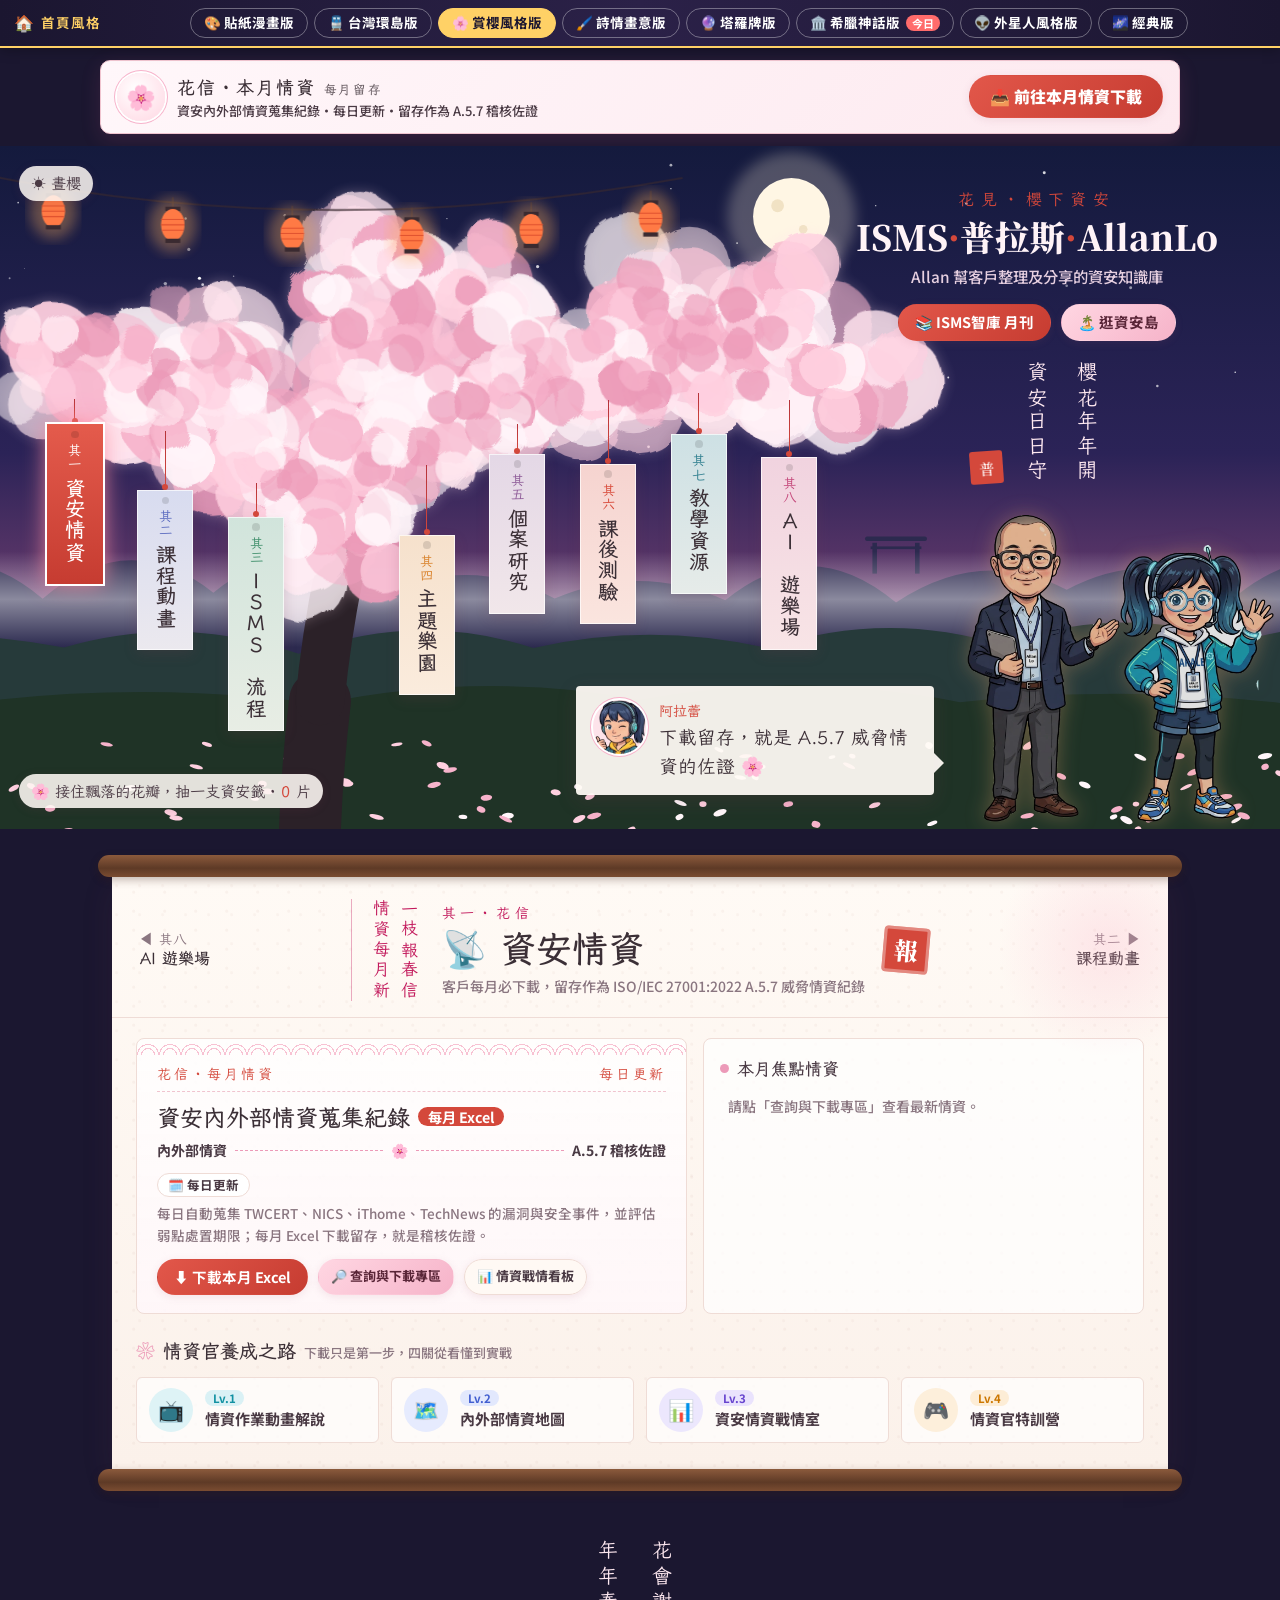
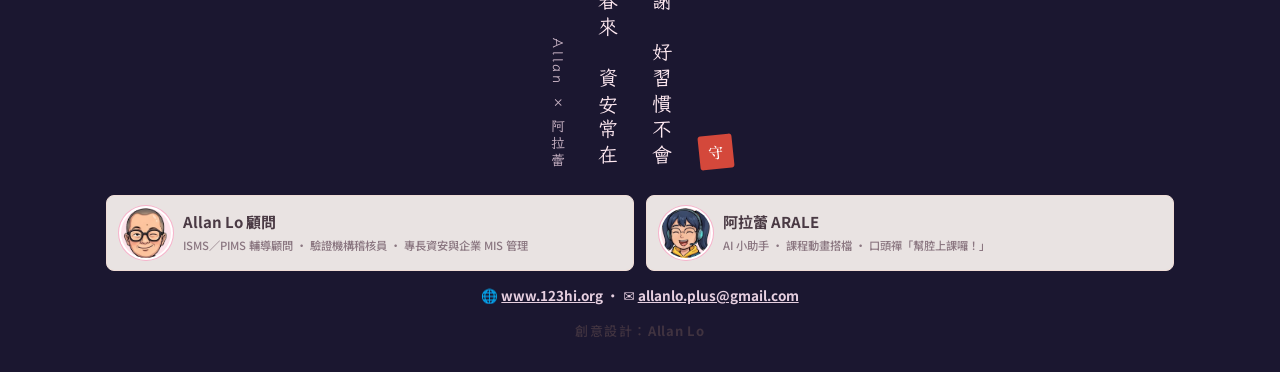
<file: home-sakura.html>
<!doctype html>
<html lang="zh-Hant-TW">
<head>
<meta charset="utf-8">
<meta name="viewport" content="width=device-width, initial-scale=1">
<title>ISMS·普拉斯·AllanLo｜花見・櫻下資安（賞櫻風格版）</title>
<meta name="description" content="Allan 幫客戶整理及分享的資安知識庫：每月資安內外部情資、課程動畫、課後測驗與教學資源。賞櫻風格版：櫻花樹下的八枚短冊，接住花瓣抽一支資安籤。">
<base target="_blank">
<link rel="preconnect" href="https://fonts.googleapis.com">
<link rel="preconnect" href="https://fonts.gstatic.com" crossorigin>
<link href="https://fonts.googleapis.com/css2?family=LXGW+WenKai+TC:wght@400;700&family=Noto+Sans+TC:wght@500;700&family=Noto+Serif+TC:wght@600;900&display=swap" rel="stylesheet">
<style>
/* 賞櫻風格版首頁「花見・櫻下資安」：
   一棵櫻花樹，枝上掛著八枚短冊（直書）＝八個分類；點短冊，花瓣隨風吹起，下方卷軸展開成該分類內容。
   飄落的花瓣可以「接住」，抽一支資安御神籤。晝櫻／夜櫻可切換（傍晚 6 點到清晨 6 點預設夜櫻，掛上提燈）。
   其他版本見 versions.js（頁尾可切換）；資料陣列與情資邏輯與各版首頁相同。 */
:root{
  --ink:#4a3a44; --muted:#8a7680; --washi:#fffaf5; --washi2:#fbf1ea; --line:#efdcd6; --shu:#d4483b; --sumi:#3b2f36;
  --sky1:#fde8ef; --sky2:#f7d7e4; --sky3:#e7dcf3; --far:#d9cfe6; --mid:#c6dcc2; --near:#a9cd9b; --soil:#94bf88;
  --bl1:#ffe1ea; --bl2:#ffc9d8; --bl3:#f9b0c6; --bl4:#fff1f5; --bl5:#f39ab6; --bark:#5b4249; --tc:#c2185b;
  --kai:"LXGW WenKai TC","Noto Serif TC","Kaiti TC","STKaiti",serif; --serif:"Noto Serif TC","Songti TC",serif;
}
body.night{
  --sky1:#141a3d; --sky2:#2b2357; --sky3:#6b3c6e; --far:#2c2a4f; --mid:#263a3a; --near:#1f3326; --soil:#1a2b20;
  --bl1:#ffe6ef; --bl2:#ffd0e0; --bl3:#f7b3cb; --bl4:#fff6fa; --bl5:#ec9ab8; --bark:#2b2128;
}
*{box-sizing:border-box}
[hidden]{display:none!important}
html{scroll-behavior:smooth}
body{margin:0;color:var(--ink);font-family:"Noto Sans TC",system-ui,-apple-system,"Microsoft JhengHei",sans-serif;font-weight:500;line-height:1.6;overflow-x:hidden;background:#fbf3ef;transition:background .8s}
body.night{background:#1b1730}
img{max-width:100%;display:block}
a{color:inherit}
button{font:inherit;color:inherit;cursor:pointer}
:focus-visible{outline:3px solid var(--shu);outline-offset:2px}

/* ---------- 頁面飄落的花瓣（裝飾） ---------- */
.fall{position:fixed;top:-20px;z-index:6;width:11px;height:9px;border-radius:80% 0 80% 0;background:linear-gradient(135deg,#ffd3e0,#f6a2bd);opacity:.75;pointer-events:none;animation:fall linear infinite}
@keyframes fall{0%{transform:translate(0,0) rotate(0)}50%{transform:translate(60px,52vh) rotate(200deg)}100%{transform:translate(-20px,106vh) rotate(420deg)}}

/* ---------- 舞台（櫻花樹） ---------- */
.hero{position:relative;overflow:hidden;background:linear-gradient(180deg,var(--sky1) 0,var(--sky2) 45%,var(--sky3) 68%,var(--soil) 68.2%,var(--soil));transition:background .8s}
.stage{position:relative;width:min(100%,1300px);margin:0 auto;aspect-ratio:1200/640;container-type:inline-size}
.scene{position:absolute;inset:0;width:100%;height:100%;overflow:visible}
.scene .hz{transition:fill .8s}
.far{fill:var(--far)}.midh{fill:var(--mid)}.near{fill:var(--near)}
.b1{fill:var(--bl1)}.b2{fill:var(--bl2)}.b3{fill:var(--bl3)}.b4{fill:var(--bl4)}.b5{fill:var(--bl5)}
.crown circle{transition:fill .8s}
.bark{stroke:var(--bark);fill:none;stroke-linecap:round;transition:stroke .8s}
.sun{transition:opacity .8s}.moon,.lanterns,.stars{opacity:0;transition:opacity .8s}
body.night .sun{opacity:0} body.night .moon,body.night .lanterns,body.night .stars{opacity:1}
body.night .crown{filter:url(#wc) drop-shadow(0 0 6px rgba(255,190,215,.35))}
.mist{fill:url(#mistg)}
#petals{position:absolute;inset:0;width:100%;height:100%;pointer-events:none;z-index:4}

/* 短冊 */
.tz{position:absolute;left:calc(var(--x) / 1200 * 100%);top:calc(var(--y) / 640 * 100%);z-index:3;display:flex;flex-direction:column;align-items:center;margin-left:-2.2cqw;width:4.4cqw;border:0;padding:0;background:none;transform-origin:50% 0;animation:sway 4.6s ease-in-out infinite;animation-delay:var(--d);-webkit-tap-highlight-color:transparent}
.tz .str{width:1px;height:calc(var(--len) / 1200 * 100cqw);background:linear-gradient(#b5333a,#d4483b)}
.tz .knot{width:6px;height:6px;margin-top:-2px;border-radius:50%;background:var(--shu)}
.tz .pp{position:relative;display:flex;flex-direction:column;align-items:center;gap:.4cqw;width:100%;min-height:12.5cqw;padding:.9cqw 0 1cqw;background:linear-gradient(180deg,color-mix(in srgb,var(--c) 24%,#fff),color-mix(in srgb,var(--c) 12%,#fffaf5));box-shadow:0 .4cqw 1cqw rgba(120,60,80,.18),inset 0 0 0 1px rgba(255,255,255,.7);transition:background .4s,transform .3s,box-shadow .3s}
.tz .pp::before{content:"";position:absolute;top:.5cqw;left:50%;width:.6cqw;height:.6cqw;margin-left:-.3cqw;border-radius:50%;background:rgba(0,0,0,.12)}
.tz small{margin-top:.6cqw;font-family:var(--kai);font-size:max(10px,1.05cqw);color:var(--c);writing-mode:vertical-rl;letter-spacing:.1em}
.tz b{font-family:var(--kai);font-weight:700;font-size:max(12px,1.6cqw);line-height:1.15;color:var(--sumi);writing-mode:vertical-rl;text-orientation:upright;letter-spacing:.06em}
.tz:hover .pp{transform:translateY(-.3cqw) rotate(-2deg);box-shadow:0 .8cqw 1.6cqw rgba(120,60,80,.25)}
.tz[aria-selected="true"]{animation-duration:2.4s}
.tz[aria-selected="true"] .pp{background:linear-gradient(180deg,#e45b4c,#c63c31);box-shadow:0 0 0 2px #fff,0 0 22px rgba(255,140,160,.9)}
.tz[aria-selected="true"] b,.tz[aria-selected="true"] small{color:#fff}
@keyframes sway{0%,100%{transform:rotate(-3deg)}50%{transform:rotate(3deg)}}

/* 標題（掛軸） */
.titlecard{position:absolute;right:2.5%;top:6%;width:33%;z-index:3;text-align:center}
.titlecard .eb{font-family:var(--kai);font-size:max(12px,1.25cqw);letter-spacing:.4em;color:var(--shu)}
h1{margin:.3cqw 0 0;font-family:var(--serif);font-weight:900;font-size:clamp(22px,2.7cqw,36px);line-height:1.2;color:var(--sumi);white-space:nowrap;transition:color .8s}
h1 i{font-style:normal;color:var(--shu)}
.titlecard p{margin:.5cqw 0 0;font-size:max(12px,1.2cqw);color:var(--muted);transition:color .8s}
body.night h1{color:#fff3f7} body.night .titlecard p{color:#e6cfe0}
.verse{display:flex;justify-content:center;gap:1.2cqw;margin:1.6cqw auto 0;font-family:var(--kai);font-size:max(13px,1.6cqw);line-height:1.7;color:var(--sumi);transition:color .8s}
.verse span{writing-mode:vertical-rl;letter-spacing:.22em}
.verse .seal{writing-mode:horizontal-tb;align-self:flex-end;display:grid;place-items:center;width:2.6cqw;height:2.6cqw;min-width:24px;min-height:24px;border-radius:3px;background:var(--shu);color:#fff;font-family:var(--serif);font-size:max(11px,1.2cqw);letter-spacing:0;transform:rotate(-4deg)}
body.night .verse{color:#ffe9f1}
.acts-h{display:flex;flex-wrap:wrap;justify-content:center;gap:.8cqw;margin-top:1.2cqw}
.btn{display:inline-flex;align-items:center;justify-content:center;gap:6px;padding:8px 16px;border:1px solid var(--line);border-radius:999px;background:rgba(255,250,245,.92);font-weight:700;font-size:14.5px;line-height:1.3;text-decoration:none;text-align:center;color:var(--ink);box-shadow:0 2px 8px rgba(160,80,110,.12);transition:transform .15s ease,box-shadow .15s ease,background .15s}
.btn:hover{transform:translateY(-2px);box-shadow:0 6px 16px rgba(200,90,130,.22)}
.btn.shu{background:linear-gradient(135deg,#e2574a,#c63c31);border-color:transparent;color:#fff}
.btn.pk{background:linear-gradient(135deg,#ffd6e2,#f6b3c9);border-color:transparent;color:#5a2638}
.btn.sm{padding:6px 12px;font-size:13px}

/* 對話（和紙便箋） */
.talk{position:absolute;right:27%;bottom:5%;width:28%;z-index:3;display:flex;gap:1cqw;align-items:flex-start;padding:1.1cqw 1.3cqw;border-radius:4px;background:rgba(255,250,245,.94);box-shadow:0 6px 20px rgba(120,60,80,.18);font-family:var(--kai)}
.talk::after{content:"";position:absolute;right:-10px;bottom:22px;border:10px solid transparent;border-left-color:rgba(255,250,245,.94);border-right:0}
.talk .face{flex:none;width:max(40px,4.2cqw);height:max(40px,4.2cqw);border-radius:50%;background:#fde3ea;object-fit:cover;object-position:top;box-shadow:0 0 0 2px #fff,0 0 0 3px var(--bl3)}
.talk .nm{display:block;font-size:max(12px,1.1cqw);color:var(--shu)}
.talk .say{display:block;font-size:max(14px,1.45cqw);line-height:1.55;color:var(--sumi);min-height:3.1em}
.duo{position:absolute;right:.5%;bottom:1%;height:45%;z-index:3;display:flex;align-items:flex-end}
.duo button{height:100%;border:0;background:none;padding:0;-webkit-tap-highlight-color:transparent}
.duo button.b{height:90%}
.duo img{height:100%;width:auto;filter:drop-shadow(0 6px 6px rgba(80,40,60,.22));transform-origin:bottom center}
.duo .speak img{animation:nod .5s ease-in-out 2}
@keyframes nod{50%{transform:translateY(-6px) rotate(-1deg)}}
body.night .duo img{filter:drop-shadow(0 0 10px rgba(255,180,120,.35)) brightness(.88)}
.catch{position:absolute;left:1.5%;bottom:3%;z-index:5;display:flex;align-items:center;gap:6px;padding:5px 12px;border:0;border-radius:999px;background:rgba(255,250,245,.88);font-family:var(--kai);font-size:max(12px,1.2cqw);color:var(--ink);box-shadow:0 2px 10px rgba(120,60,80,.15)}
.catch b{color:var(--shu)}
.mode{position:absolute;left:1.5%;top:3%;z-index:5;padding:5px 12px;border:0;border-radius:999px;background:rgba(255,250,245,.85);font-family:var(--kai);font-size:max(12px,1.2cqw);box-shadow:0 2px 10px rgba(120,60,80,.15)}

/* ---------- 卷軸（內容） ---------- */
.wrap{max-width:1100px;margin:0 auto;padding:26px 16px 0}
.scroll{position:relative;padding:22px 0;scroll-margin-top:12px}
.scroll::before,.scroll::after{content:"";position:absolute;left:-8px;right:-8px;height:22px;border-radius:11px;background:linear-gradient(180deg,#8b5a3c,#5e3a26 60%,#7a4c31);box-shadow:0 3px 8px rgba(60,30,20,.3);z-index:1}
.scroll::before{top:0}.scroll::after{bottom:0}
.paper{position:relative;margin:0 6px;background:
  radial-gradient(circle at 20% 30%,rgba(214,180,170,.10) 0 1px,transparent 2px) 0 0/23px 29px,
  radial-gradient(circle at 70% 80%,rgba(214,180,170,.12) 0 1px,transparent 2px) 0 0/31px 19px,
  linear-gradient(180deg,var(--washi),var(--washi2));box-shadow:0 10px 30px rgba(120,60,80,.12);overflow:hidden}
.paper.open{animation:unroll .8s cubic-bezier(.3,.7,.3,1)}
@keyframes unroll{from{clip-path:inset(0 0 100% 0)}to{clip-path:inset(0 0 0 0)}}
.paper::before{content:"";position:absolute;right:-60px;top:-50px;width:240px;height:240px;background:radial-gradient(circle,rgba(249,176,198,.28),transparent 65%);pointer-events:none}
.sh{display:grid;grid-template-columns:1fr auto 1fr;align-items:center;gap:12px;padding:22px 24px 16px;border-bottom:1px solid var(--line)}
.sh .mid{display:flex;align-items:center;gap:18px;min-width:0}
.tate{flex:none;writing-mode:vertical-rl;font-family:var(--kai);font-size:17px;line-height:1.7;letter-spacing:.2em;color:var(--tc);padding-left:14px;border-left:1px solid color-mix(in srgb,var(--tc) 35%,transparent)}
.sh small{display:block;font-family:var(--kai);font-size:14px;letter-spacing:.3em;color:var(--tc)}
.sh h2{margin:2px 0 0;font-family:var(--kai);font-weight:700;font-size:clamp(26px,3.4vw,36px);line-height:1.25;color:var(--sumi)}
.sh p{margin:4px 0 0;font-size:14px;color:var(--muted);max-width:520px}
.sh .seal{flex:none;display:grid;place-items:center;width:46px;height:46px;border-radius:4px;background:var(--shu);color:#fff;font-family:var(--serif);font-weight:900;font-size:24px;transform:rotate(5deg);box-shadow:inset 0 0 0 3px rgba(255,255,255,.35)}
.nb{border:0;background:none;padding:6px 4px;font-family:var(--kai);font-size:13.5px;color:var(--muted);line-height:1.35;text-align:left}
.nb b{display:block;font-size:16px;color:var(--sumi)}
.nb.next{text-align:right;justify-self:end}
.nb:hover b{color:var(--shu)}
.body{padding:20px 24px 26px}
.sub{display:flex;align-items:baseline;gap:8px;flex-wrap:wrap;margin:22px 0 10px;font-family:var(--kai);font-size:19px;font-weight:700;color:var(--sumi)}
.sub::before{content:"❀";color:var(--bl5)}
.sub small{font-family:"Noto Sans TC",sans-serif;font-size:13px;font-weight:500;color:var(--muted)}
.grid{display:grid;gap:12px}
.g2{grid-template-columns:repeat(2,1fr)}.g3{grid-template-columns:repeat(3,1fr)}.g4{grid-template-columns:repeat(4,1fr)}.g5{grid-template-columns:repeat(5,1fr)}

.row,.tile,.case{position:relative;border:1px solid var(--line);border-radius:6px;background:rgba(255,255,255,.72);text-decoration:none;transition:transform .2s ease,box-shadow .2s ease,border-color .2s ease}
.row::after,.tile::after,a.case::after{content:"🌸";position:absolute;right:8px;top:6px;font-size:13px;opacity:0;transform:rotate(-40deg) scale(.6);transition:opacity .25s,transform .35s}
.row:hover,.tile:hover,a.case:hover{transform:translateY(-2px);border-color:color-mix(in srgb,var(--c,var(--tc)) 50%,var(--line));box-shadow:0 8px 20px rgba(200,100,140,.16)}
.row:hover::after,.tile:hover::after,a.case:hover::after{opacity:1;transform:rotate(0) scale(1)}
.row{display:flex;align-items:center;gap:12px;min-height:62px;padding:10px 26px 10px 12px}
.row .ic{flex:none;min-width:44px;height:44px;padding:0 6px;border-radius:50%;display:grid;place-items:center;text-align:center;font-size:21px;background:color-mix(in srgb,var(--c,var(--tc)) 14%,#fff)}
.row .ic.txt{border-radius:8px;font-size:12px;font-weight:700;color:#fff;background:var(--c);line-height:1.15}
.row .ic.wide{width:66px;height:46px}
.row .tx{min-width:0;font-weight:700;font-size:15px;line-height:1.4}
.row .tx small{display:block;font-weight:500;font-size:12.5px;color:var(--muted);line-height:1.45}
.tg{display:table;margin-bottom:2px;padding:0 8px;border-radius:999px;background:color-mix(in srgb,var(--c,var(--tc)) 16%,#fff);color:color-mix(in srgb,var(--c,var(--tc)) 85%,#000);font-size:11.5px;font-weight:700}
.clamp{display:-webkit-box!important;-webkit-line-clamp:2;-webkit-box-orient:vertical;overflow:hidden}
.tile{display:flex;flex-direction:column;align-items:center;gap:3px;padding:12px 8px;text-align:center}
.tile .e{font-size:28px;line-height:1.2}
.tile small{font-family:var(--kai);font-size:13px;color:var(--c,var(--tc))}
.tile b{font-size:14px;line-height:1.35}
.tile .d{font-size:12px;color:var(--muted);line-height:1.45}

/* 情資：花信 */
.intel{display:grid;grid-template-columns:1.25fr 1fr;gap:16px}
.ticket{position:relative;padding:18px 20px 18px;border-radius:8px;background:linear-gradient(180deg,rgba(255,255,255,.85),rgba(255,247,250,.9));border:1px solid var(--line);overflow:hidden}
.ticket::before{content:"";position:absolute;left:0;right:0;top:0;height:16px;background:radial-gradient(circle at 50% 100%,transparent 6px,#f6b3c9 6px 7px,transparent 7px 10px,#f6b3c9 10px 11px,transparent 11px) 0 0/22px 16px;opacity:.8}
.ticket .kind{display:flex;justify-content:space-between;gap:8px;margin-top:6px;font-family:var(--kai);font-size:14px;letter-spacing:.2em;color:var(--shu);border-bottom:1px dashed #f0c4cf;padding-bottom:6px;margin-bottom:10px}
.ticket h3{margin:0 0 6px;font-family:var(--kai);font-size:clamp(19px,2.2vw,23px);font-weight:700;line-height:1.35;color:var(--sumi)}
.ticket h3 span{display:inline-block;padding:0 10px;border-radius:999px;background:var(--shu);color:#fff;font-family:"Noto Sans TC",sans-serif;font-size:.62em;vertical-align:3px}
.route{display:flex;align-items:center;gap:8px;flex-wrap:wrap;margin:0 0 10px;font-weight:700;font-size:14px}
.route i{flex:1 1 20px;min-width:20px;height:0;border-top:1px dashed var(--bl5)}
.pill{display:inline-block;padding:1px 10px;border:1px solid var(--line);border-radius:999px;background:#fff;font-size:12.5px;font-weight:700;margin:0 4px 6px 0}
.pill.risk{background:#fbe3e0;border-color:#f3b9b1;color:#a32d22}
.ticket p{margin:0 0 12px;font-size:13.5px;color:var(--muted)}
.acts{display:flex;flex-wrap:wrap;gap:10px}
.focus{padding:16px;border:1px solid var(--line);border-radius:8px;background:rgba(255,255,255,.72)}
.focus h3{margin:0 0 6px;font-family:var(--kai);font-size:17px;font-weight:700;display:flex;align-items:center;gap:8px}
.live{width:9px;height:9px;border-radius:50%;background:var(--bl5);animation:ping 2s infinite}
@keyframes ping{0%{box-shadow:0 0 0 0 rgba(243,154,182,.7)}70%,100%{box-shadow:0 0 0 10px rgba(243,154,182,0)}}
.focus a,.focus .ph{display:block;padding:8px;border-radius:6px;text-decoration:none;font-size:14px;font-weight:700;line-height:1.45}
.focus a+a{border-top:1px dashed var(--line)}
.focus a:hover{background:#fff0f4}
.focus small{display:block;font-size:12px;font-weight:500;color:var(--muted)}
.focus .ph{color:var(--muted);font-weight:500}
.bd{display:inline-block;margin-left:4px;padding:0 6px;border-radius:999px;background:#fde2e4;color:#b3261e;font-size:11px;font-weight:700}
.bd.kev{background:#c63c31;color:#fff}

/* 個案 */
.seg{display:inline-flex;gap:6px;margin-bottom:14px;flex-wrap:wrap}
.seg button{border:1px solid var(--line);border-radius:999px;background:#fff;padding:6px 16px;font-weight:700;font-size:14px}
.seg button[aria-pressed="true"]{background:var(--tc);border-color:var(--tc);color:#fff}
.case{display:flex;flex-direction:column;gap:4px;padding:13px 14px}
.case .no{font-size:12px;font-weight:700;color:#a0612b}
.case .no .tg{display:inline-block;margin:0 6px 0 0}
.case b{font-size:15px;line-height:1.45}
.case small{font-size:12.5px;color:var(--muted);line-height:1.45}
.case .acts{margin-top:auto;padding-top:6px;gap:8px}
.sev{background:#fde3cf!important;color:#a14a0b!important}.sev.urgent{background:#c63c31!important;color:#fff!important}
.foot{display:flex;flex-wrap:wrap;align-items:center;gap:10px;margin-top:16px}
.foot .note{flex:1 1 260px;margin:0;font-size:12px;color:var(--muted)}

/* ---------- 資安御神籤 ---------- */
.omi{position:fixed;inset:0;z-index:40;display:grid;place-items:center;background:rgba(60,30,45,.35);backdrop-filter:blur(3px)}
.omi .card{position:relative;display:flex;flex-direction:row-reverse;gap:16px;align-items:stretch;padding:26px 24px 20px;max-width:min(420px,calc(100% - 32px));border-radius:6px;background:linear-gradient(180deg,#fffaf5,#fbefe8);box-shadow:0 20px 60px rgba(60,20,40,.35);animation:omi .5s cubic-bezier(.3,1.4,.5,1)}
@keyframes omi{from{transform:translateY(30px) scale(.9);opacity:0}}
.omi .head{writing-mode:vertical-rl;display:flex;align-items:center;gap:10px;padding-left:14px;border-left:1px solid #f0c4cf;font-family:var(--kai)}
.omi .head small{font-size:14px;letter-spacing:.3em;color:var(--muted)}
.omi .head b{font-family:var(--serif);font-weight:900;font-size:42px;color:var(--shu);letter-spacing:.1em}
.omi .tx{display:flex;flex-direction:column;justify-content:space-between;gap:14px;min-width:0}
.omi .no{font-family:var(--kai);font-size:13px;color:var(--muted)}
.omi p{margin:0;font-family:var(--kai);font-size:19px;line-height:1.7;color:var(--sumi)}
.omi .ref{font-size:12.5px;color:var(--tc)}

/* ---------- 頁尾 ---------- */
footer{max-width:1100px;margin:28px auto 0;padding:0 16px 30px;font-size:13.5px}
.haiku{display:flex;justify-content:center;align-items:flex-end;gap:22px;padding:20px 10px 26px;font-family:var(--kai);font-size:20px;line-height:1.6;color:var(--sumi);transition:color .8s}
.haiku span{writing-mode:vertical-rl;letter-spacing:.28em}
.haiku .by{font-size:14px;color:var(--muted);letter-spacing:.2em}
.haiku .seal{writing-mode:horizontal-tb;display:grid;place-items:center;width:34px;height:34px;border-radius:3px;background:var(--shu);color:#fff;font-family:var(--serif);font-size:15px;letter-spacing:0;transform:rotate(-6deg)}
body.night .haiku{color:#ffe9f1} body.night .haiku .by{color:#cdb7c8}
.about{display:grid;grid-template-columns:1fr 1fr;gap:12px;margin:0 0 14px}
.about>div{display:flex;align-items:center;gap:12px;padding:12px 14px;border:1px solid var(--line);border-radius:8px;background:rgba(255,250,245,.9)}
.about img{flex:none;width:50px;height:50px;border-radius:50%;background:#fde3ea;object-fit:cover;object-position:top;box-shadow:0 0 0 2px #fff,0 0 0 3px var(--bl3)}
.about b{display:block;font-size:15px}
.about small{color:var(--muted)}
.contact{text-align:center;color:var(--muted)}
.contact a{color:var(--ink);font-weight:700}
body.night .contact,body.night .contact a{color:#e6cfe0}
#verSwitch{color:var(--shu)}
body.night #verSwitch{color:#ffc9da}
.fab{position:fixed;right:12px;bottom:12px;z-index:10;display:flex;align-items:center;gap:4px;padding:7px 15px;border:0;border-radius:999px;background:linear-gradient(135deg,#ffd6e2,#f6b3c9);color:#5a2638;box-shadow:0 4px 14px rgba(200,90,130,.3);font-family:var(--kai);font-size:14px;opacity:0;pointer-events:none;transform:translateY(12px);transition:opacity .2s ease,transform .2s ease}
.fab.show{opacity:1;pointer-events:auto;transform:none}

/* ---------- 手機 ---------- */
@media (max-width:900px){
  .g5{grid-template-columns:repeat(3,1fr)}.g3{grid-template-columns:repeat(2,1fr)}.g4{grid-template-columns:repeat(2,1fr)}
  .talk{right:31%;width:36%}
}
@media (max-width:760px){
  .hero{background:linear-gradient(180deg,var(--sky1) 0,var(--sky2) 50%,var(--sky3) 74%,var(--soil) 74.2%,var(--soil))}
  .stage{aspect-ratio:3/4}
  .titlecard{position:relative;right:auto;top:auto;width:auto;padding:14px 12px 0}
  .head-m{position:relative;z-index:3}
  .verse{display:none}
  .titlecard p{display:none}
  .acts-h{display:grid;grid-template-columns:1fr 1fr;gap:8px;margin-top:10px}
  .acts-h .btn{padding:6px 8px;font-size:13px}
  .acts-h .btn.night-t{display:none}
  .tz{left:calc(var(--mx) * 1%);top:calc(var(--my) * 1%);width:9.5cqw;margin-left:-4.75cqw}
  .tz .str{height:calc(var(--len) / 1200 * 220cqw)}
  .tz .pp{min-height:27cqw;gap:1cqw;padding:2cqw 0}
  .tz b{font-size:3.5cqw}
  .tz small{font-size:2.7cqw;margin-top:1.2cqw}
  .duo{display:none}
  .talk{position:relative;right:auto;bottom:auto;width:auto;margin:12px 12px 0;padding:10px 12px;gap:10px}
  .talk::after{display:none}
  .talk .say{min-height:0}
  .catch{font-size:12px;bottom:2%}
  .mode{font-size:12px}
  .wrap{padding:18px 10px 0}
  .scroll::before,.scroll::after{left:-4px;right:-4px;height:18px}
  .paper{margin:0 4px}
  .sh{grid-template-columns:1fr 1fr;padding:16px 14px 12px}
  .sh .mid{grid-column:1/-1;grid-row:1;gap:12px}
  .tate{font-size:14px;padding-left:10px}
  .sh .seal{width:38px;height:38px;font-size:19px}
  .body{padding:16px 12px 20px}
  .intel,.g3,.g2.stack{grid-template-columns:1fr}
  .acts .btn.wide{flex:1 1 100%}
  .tile .d,.ticket p{display:none!important}
  .about{grid-template-columns:1fr}
  .haiku{font-size:17px;gap:16px}
  footer{padding-bottom:70px}
}
@media (prefers-reduced-motion:reduce){*,*::before,*::after{animation:none!important;transition:none!important}html{scroll-behavior:auto}.fall{display:none}}

/* ---------- 頁首醒目的情資下載列（Allan 指定：情資下載對客戶很重要） ---------- */
.dlbar{position:relative;display:flex;align-items:center;justify-content:space-between;gap:18px;max-width:1080px;margin:12px auto 12px;padding:12px 16px;border:1px solid #f0c4cf;border-radius:10px;background:linear-gradient(135deg,#fff7fa,#fde9ef);box-shadow:0 6px 20px rgba(200,90,130,.16)}
.dlbar .dl-l{display:flex;align-items:center;gap:12px;min-width:0}
.dlbar .dl-ic{flex:none;display:grid;place-items:center;width:48px;height:48px;border-radius:50%;font-size:24px;background:radial-gradient(circle at 40% 35%,#fff,#ffd6e2);box-shadow:0 0 0 2px #fff,0 0 0 3px var(--bl3)}
.dlbar .dl-l b{display:block;font-size:18px;letter-spacing:.1em;color:var(--sumi);font-family:var(--kai);font-weight:700}
.dlbar .dl-l b em{font-style:normal;font-size:12.5px;letter-spacing:.14em;margin-left:8px;opacity:.75}
.dlbar small{display:block;font-family:"Noto Sans TC",sans-serif;font-size:13px;line-height:1.5;color:var(--ink)}
.dlbar small b.n{display:inline;font-size:inherit;letter-spacing:0}
.dlbar small .rk{font-weight:700;color:#b3261e}
.dlbar .dl-r{display:flex;flex-direction:column;align-items:stretch;gap:6px;flex:none}
.dlbar .dl-s{display:flex;gap:6px;justify-content:flex-end}
.dlbar .btn.dl{padding:10px 20px;font-size:16px;font-weight:900;animation:dlglow 2.6s ease-in-out infinite}
@keyframes dlglow{50%{box-shadow:0 0 0 5px rgba(212,72,59,.18),0 6px 16px rgba(200,90,130,.3)}}
@media (max-width:760px){.dlbar{flex-direction:column;align-items:stretch;gap:10px;margin:10px 10px 8px;padding:11px 12px}.dlbar .dl-ic{width:38px;height:38px;font-size:19px}.dlbar .dl-l b{font-size:16px}.dlbar .dl-s .btn{flex:1}.dlbar .btn.dl{font-size:15px;padding:9px 10px}}

.dlflash{animation:dlflash 2.2s ease-out}
@keyframes dlflash{0%,100%{box-shadow:none}20%,55%{box-shadow:0 0 0 4px rgba(255,200,60,.9),0 0 34px rgba(255,200,60,.65)}}
</style>
</head>
<body>
<!-- ================= 櫻花樹舞台 ================= -->
<section class="dlbar" aria-label="本月資安情資下載">
  <div class="dl-l"><span class="dl-ic" aria-hidden="true">🌸</span><div><b>花信・本月情資<em>每月留存</em></b><small id="heroMeta">資安內外部情資蒐集紀錄・每日更新・留存作為 A.5.7 稽核佐證</small></div></div>
  <div class="dl-r"><a class="btn shu dl" id="heroXlsx" href="#p-intel" target="_self">📥 前往本月情資下載</a></div>
</section>
<header class="hero" id="hero">
  <div class="stage" id="stage">
    <svg class="scene" id="scene" viewBox="0 0 1200 640" aria-hidden="true"></svg>
    <canvas id="petals" aria-hidden="true"></canvas>
    <button class="mode" id="modeBtn" aria-pressed="false">🌙 夜櫻</button>

    <div class="titlecard" id="titlecard">
      <div class="eb">花見・櫻下資安</div>
      <h1>ISMS<i>·</i>普拉斯<i>·</i>AllanLo</h1>
      <p>Allan 幫客戶整理及分享的資安知識庫</p>
      <div class="acts-h">
        <a class="btn shu" id="heroThink" href="#">📚 ISMS智庫 月刊</a>
        <a class="btn pk" href="https://allanlo.123hi.org/isms_island/" rel="noopener">🏝️ 逛資安島</a>
      </div>
      <div class="verse" aria-label="櫻花年年開，資安日日守。"><span class="seal">普</span><span>資安日日守</span><span>櫻花年年開</span></div>
    </div>

    <nav id="tzs" role="tablist" aria-label="櫻花樹上的八枚短冊：八個分類"></nav>

    <div class="talk" id="talk" aria-live="polite">
      <img class="face" id="tFace" src="assets/img/allan-smile.webp" alt="">
      <div><span class="nm" id="tName">Allan</span><span class="say" id="tSay">春天到了，一起到櫻花樹下走走吧。</span></div>
    </div>
    <div class="duo">
      <button class="a" id="whoA" aria-label="聽 Allan 說"><img src="assets/img/allan-main.webp" alt="Allan Lo 顧問" width="560" height="1128"></button>
      <button class="b" id="whoB" aria-label="聽阿拉蕾說"><img src="assets/img/arale-wave.webp" alt="AI 小助手 阿拉蕾" width="560" height="1006"></button>
    </div>
    <button class="catch" id="catchBtn">🌸 接住飄落的花瓣，抽一支資安籤 · <b id="caught">0</b> 片</button>
  </div>
</header>

<!-- ================= 卷軸 ================= -->
<div class="wrap">
<main class="scroll" id="panel">
  <div class="paper" id="paper">
  <div class="sh">
    <button class="nb prev" id="prevBtn"></button>
    <div class="mid"><div class="tate" id="sPoem"></div><div><small id="sNo"></small><h2 id="sTitle"></h2><p id="sDesc"></p></div><span class="seal" id="sSeal"></span></div>
    <button class="nb next" id="nextBtn"></button>
  </div>
  <div class="body">
  <section id="p-intel" role="tabpanel">
    <div class="intel">
      <div class="ticket">
        <div class="kind"><span>花信・每月情資</span><span>每日更新</span></div>
        <h3>資安內外部情資蒐集紀錄 <span id="fileYear">每月 Excel</span></h3>
        <div class="route"><span>內外部情資</span><i></i><span>🌸</span><i></i><span>A.5.7 稽核佐證</span></div>
        <span class="pill" id="monthLabel">🗓️ 每日更新</span><span class="pill risk" id="riskPill" hidden></span>
        <p>每日自動蒐集 TWCERT、NICS、iThome、TechNews 的漏洞與安全事件，並評估弱點處置期限；每月 Excel 下載留存，就是稽核佐證。</p>
        <div class="acts">
          <a class="btn shu wide" id="btnXlsx" href="#">⬇️ 下載本月 Excel</a>
          <a class="btn sm" id="btnOther" href="#" hidden></a>
          <a class="btn sm pk" id="btnOpen" href="#">🔎 查詢與下載專區</a>
          <a class="btn sm" href="https://allanloplus.github.io/intelligence/" rel="noopener">📊 情資戰情看板</a>
        </div>
      </div>
      <div class="focus">
        <h3><span class="live"></span><span id="focusTitle">本月焦點情資</span></h3>
        <div id="focusList"><div class="ph">阿拉蕾正在把最新情資一片片收好…</div></div>
      </div>
    </div>
    <h3 class="sub">情資官養成之路 <small>下載只是第一步，四關從看懂到實戰</small></h3>
    <div class="grid g4" id="lvs"></div>
  </section>
  <section id="p-courses" role="tabpanel" hidden><div class="grid g3" id="courses"></div></section>
  <section id="p-flows" role="tabpanel" hidden><div class="grid g5" id="flows"></div></section>
  <section id="p-park" role="tabpanel" hidden><div class="grid g2 stack" id="park"></div></section>
  <section id="p-cases" role="tabpanel" hidden>
    <div class="seg" id="seg">
      <button aria-pressed="true" data-v="files">🗂️ 企業個案</button><button aria-pressed="false" data-v="news">📰 資安日報</button><button aria-pressed="false" data-v="aicase">🤖 AI 開發個案</button>
    </div>
    <div class="grid g3" id="files"></div>
    <div class="grid g3" id="news" hidden></div>
    <div class="grid g3" id="aicase" hidden></div>
    <div class="foot">
      <a class="btn sm pk" id="caseRoom" href="#">🔍 進入資安個案研究室 ↗</a>
      <a class="btn sm" id="newsAll" href="#">📰 看全部新聞個案 ↗</a>
      <p class="note">每案含動畫閱讀、討論互動、決策模擬與教學手冊（90 分鐘）。個案改編自公開資料，人物與公司名稱均為虛構，僅供教學討論。</p>
    </div>
  </section>
  <section id="p-quiz" role="tabpanel" hidden><div class="grid g2 stack" id="quiz"></div></section>
  <section id="p-res" role="tabpanel" hidden>
    <h3 class="sub" style="margin-top:0">教學資源</h3>
    <div class="grid g4" id="resList"></div>
    <h3 class="sub">外部情資來源</h3>
    <div class="grid g4" id="srcList"></div>
  </section>
  <section id="p-arcade" role="tabpanel" hidden><div class="grid g5" id="arcade"></div></section>
  </div>
  </div>
</main>
</div>

<footer>
  <div class="haiku" aria-label="花會謝，好習慣不會；年年春來，資安常在。Allan 與阿拉蕾">
    <span class="by">Allan × 阿拉蕾</span><span>年年春來　資安常在</span><span>花會謝　好習慣不會</span><span class="seal">守</span>
  </div>
  <div class="about">
    <div><img src="assets/img/allan-wink.webp" alt=""><span><b>Allan Lo 顧問</b><small>ISMS／PIMS 輔導顧問 · 驗證機構稽核員 · 專長資安與企業 MIS 管理</small></span></div>
    <div><img src="assets/img/arale-laugh.webp" alt=""><span><b>阿拉蕾 ARALE</b><small>AI 小助手 · 課程動畫搭檔 · 口頭禪「幫腔上課囉！」</small></span></div>
  </div>
  <div class="contact">🌐 <a href="https://www.123hi.org/">www.123hi.org</a> · ✉️ <a href="mailto:allanlo.plus@gmail.com">allanlo.plus@gmail.com</a></div>
  <div id="verSwitch" data-current="sakura"></div>
</footer>
<script src="versions.js"></script>

<div class="omi" id="omi" hidden role="dialog" aria-modal="true" aria-labelledby="omiLv">
  <div class="card">
    <div class="head"><small>資安御神籤</small><b id="omiLv">大吉</b></div>
    <div class="tx"><span class="no" id="omiNo"></span><p id="omiTx"></p><span class="ref" id="omiRef"></span>
      <div class="acts"><button class="btn shu sm" id="omiOk" target="_self">收下這支籤 🌸</button><button class="btn sm" id="omiAgain">再接一片</button></div></div>
  </div>
</div>
<button class="fab" id="fab" aria-label="回到櫻花樹下">🌸 回到櫻花樹下 ↑</button>

<script>
/* ================= 資料（各版首頁相同；新增資源時每個 home-*.html 都要一起改） ================= */
const INTEL = "https://allanloplus.github.io/intelligence/";
const INTEL_PAGE = "資安情資/資安情資蒐集紀錄";

const SITE = "https://www.123hi.org/";

const LEVELS = [
  { ic: "📺", t: "情資作業動畫解說", d: "13 段動畫簡報：情資蒐集、脆弱性識別、AI 風險排序到稽核證據", p: "資安情資/資安情資作業動畫解說", c: "#15aabf" },
  { ic: "🗺️", t: "內外部情資地圖", d: "內部事件與外部來源一張圖掌握", p: "資安情資/內外部情資地圖", c: "#4c6ef5" },
  { ic: "📊", t: "資安情資戰情室", d: "內外部情資、脆弱性與處置成效儀表板，阿拉蕾語音導覽", p: "資安情資/資安情資戰情室dashboard", c: "#7950f2" },
  { ic: "🎮", t: "情資官特訓營", d: "7 個關卡＋稽核大魔王，過關領結訓證書", p: "資安情資/遊戲學習-情資官特訓營", c: "#f08c00" }
];
const PARK = [
  { ic: "🗓️", t: "ISMS 的一年", tag: "動畫", d: "每天像刷牙、每月像量血壓、每年像全身健檢：ISMS 的工作節奏", p: "isms工作觀/isms工作的一年", c: "#1c7ed6", x: 13, y: 30 },
  { ic: "🗺️", t: "ISMS 工作地圖", tag: "互動動畫", d: "時間、流程、工作類別三種視角，看紀錄如何一天天累積", p: "isms工作觀/isms工作地圖", c: "#0ca678", x: 32, y: 68, low: true },
  { ic: "🧭", t: "ISMS 工作地圖－系統體驗", tag: "系統體驗", d: "把程序書變成每天做得完的工作：每日巡檢、情資、月報與量測依頻率排好，點一下留紀錄", p: "isms工作觀/isms工作地圖_系統體驗", c: "#1098ad" },
  { ic: "🏘️", t: "ISMS 資安小鎮", tag: "互動地圖", d: "點建築，阿拉蕾帶路認識各部門的 ISMS 工作與稽核準備度", p: "isms工作觀/isms資安小鎮", c: "#e8590c", x: 52, y: 28 },
  { ic: "🎲", t: "ISMS 大富翁", tag: "桌遊 1～4 人", d: "擲骰子走完資安一年，蒐集紀錄卡、擋下事件，年底外部稽核拿驗證", p: "isms工作觀/isms大富翁遊戲", c: "#e03131", x: 70, y: 66, low: true },
  { ic: "🏰", t: "實體安全大冒險", tag: "自由探索", d: "探索 16 個 A.7 實體安全控制項，區域安全與設備安全一次認識", p: "isms工作觀/實體安全大冒險", c: "#7048e8", x: 88, y: 30 }
];
const CASE_URL = "https://allanloplus.github.io/CASE/";
const CASES = [
  { id: "S115001", cat: "威脅情資", t: "總經理先看到新聞：PHP2Shell 情資應變的 48 小時", o: "PHP2Shell 重大漏洞外洩與緊急修補", tags: ["威脅情資", "漏洞管理", "資產盤點", "委外管理"] },
  { id: "S111001", cat: "資訊保護", t: "倒數十天：艾倫建設的勒索軟體風暴", o: "上市公司遭勒索軟體攻擊，海量資料遭洩", tags: ["勒索軟體", "雙重勒索", "備份與復原", "重大訊息"] },
  { id: "S111002", cat: "資訊保護", t: "補丁之後：艾倫普拉斯科技的 Log4j 供應鏈風暴", o: "Log4j 重大資安漏洞揭露半年後仍不可大意", tags: ["Log4Shell", "軟體供應鏈", "修補管理", "SBOM"] },
  { id: "S111003", cat: "資訊保護", t: "沒收回的那把鑰匙：艾倫普拉斯傳媒的跨年直播危機", o: "離職員工偷刪前東家資料，該當何罪？", tags: ["離職管理", "帳號註銷", "雲端金鑰", "共用帳號"] },
  { id: "S111004", cat: "資訊保護", t: "畫面不能重拍：曦光傳媒的片庫歸零事件", o: "電視台新聞片庫慘遭協力廠商刪除", tags: ["委外管理", "備份與復原", "RPO／RTO", "變更管理"] },
  { id: "S111005", cat: "資訊保護", t: "起飛之前：艾倫普拉斯科技的營業秘密保衛戰", o: "離職時請別帶走公司的營業秘密", tags: ["營業秘密", "內部威脅", "離職管理", "日誌監控"] }
];
const THINKTANK = "isms智庫";   /* Allan's ISMS智庫（每月一期） */
const AICASE = [
  { ic: "🤝", t: "上集：AI 協作開發過程紀錄", d: "ISMS 顧問與 AI 小助理約 49 小時，把一張心智圖變成上線系統", p: "ai寫的個案/ai協作開發系統個案" },
  { ic: "🧭", t: "下集：AI 開發系統之安全檢測（總覽）", d: "同一套系統從盤點、檢測到報告的完整案例", p: "ai寫的個案/ai開發系統之安全檢測個案/總覽ai系統安全檢測個案" },
  { ic: "🧾", t: "XBOM 對話教學", d: "XBOM 是什麼、怎麼做、能證明什麼，對應 SSDLC 與 ISO 27001", p: "ai寫的個案/ai開發系統之安全檢測個案/xbom-對話教學" },
  { ic: "🔬", t: "安全檢測對話教學", d: "源碼檢測、存取控制測試、滲透測試各自證明什麼", p: "ai寫的個案/ai開發系統之安全檢測個案/安全檢測對話教學" },
  { ic: "📑", t: "解讀第三方檢測報告", d: "先看的五件事、逐節讀法與品質判斷", p: "ai寫的個案/ai開發系統之安全檢測個案/解讀第三方檢測報告" },
  { ic: "🧑‍🏫", t: "延伸：安全檢測顧問輔導實務", d: "顧問如何帶客戶從接案做到移交", p: "ai寫的個案/ai開發系統之安全檢測個案/延伸安全檢測顧問輔導實務" },
  { ic: "🖥️", t: "本個案的 PMS 系統", d: "以 ISMS 為基礎的專案安全管理系統", p: "https://pms.medsigtw.com/" },
  { ic: "📡", t: "AI 開發個案：資安情資蒐集自動化", d: "會自我檢查的自動化：從一張表長成每日自動蒐集的情資網站", p: "ai寫的個案/ai開發個案-資安情資蒐集自動化" },
];
const NEWS_URL = "https://allanloplus.github.io/case_isnews/";
const NEWS = [
  { slug: "2026-10-synology-c3rb3r", sev: "重大", date: "2026-10-30", src: "iThome 新聞", t: "群暉 NAS 遭 C3RB3R 勒索軟體攻擊：被遺忘的更新與備份", d: "鎖定未更新的群暉 NAS 加密勒索；「沒更新、對外曝露、備份放同一台」是共同破口。附互動式勒索攻防模擬器。", tp: ["勒索軟體", "備份與復原", "漏洞管理"] },
  { slug: "2026-10-91app-breach", sev: "重大", date: "2026-10-30", src: "今周刊", t: "91APP 資料庫遭 AI 代理攻擊：一個未更新的內部工具，波及 1,329 個品牌", d: "內部工具未更新被 AI 自主滲透工具打入，再從 GitLab 取得資料庫金鑰；SaaS 供應鏈與個資責任一次看。", tp: ["個資保護", "供應鏈", "AI 資安"] },
  { slug: "2026-10-php2shell", sev: "緊急", date: "2026-10-29", src: "非凡商業台", t: "AI 揪出潛藏十多年的 PHP 漏洞：PHP2Shell 與資安雙面刃", d: "全球約七成網站使用的 PHP 爆出免登入 RCE 漏洞，攻擊早於修補，日本與歐洲大量預防性關站。", tp: ["漏洞管理", "事件應變", "AI 資安"] }
];
const ARCADE = [
  { ic: "📖", t: "ALLAN 家族說故事劇場", d: "第一號作品《花草派》：2010 年手繪繪本，由 Allan 家族重新配音演出", u: "https://allanloplus.github.io/picture-book99/", c: "#ff8cf5" },
  { ic: "⛰️", t: "跟著 Allan 走一趟特富野古道", d: "Allan 當領隊：鄒族獵徑、運材鐵道、交通路線與古道小遊戲", u: "https://allanloplus.github.io/Tefuye_Historic_Trail/", c: "#69db7c" },
  { ic: "🃏", t: "Allan 與阿拉蕾的橋牌桌", d: "四人合約橋牌：和阿拉蕾搭檔，對抗駭客小黑與釣魚怪", u: "https://allanloplus.github.io/bridge/", c: "#4dabf7" },
  { ic: "🐷", t: "Allan 的拱豬夜市", d: "夜市開桌拱豬：♠Q 是勒索豬，♦J 是資安預算羊", u: "https://allanloplus.github.io/Gong_Zhu/", c: "#ffa94d" },
  { ic: "🎴", t: "Allan's 資安大老二", d: "環島攻防戰：出一張牌走一站，先回台北 101 拿資安認證；鐵支＝零時差攻擊", u: "https://allanloplus.github.io/big2/", c: "#ff6b6b" },
  { ic: "🧋", t: "Allan's 資安大富翁－快樂遊台灣", d: "22 縣市環島大富翁：吃在地美食、認養縣市當資安守護者，把韌性指數推到 100%", u: "https://allanloplus.github.io/Monopoly/", c: "#38d9a9" },
  { ic: "🍜", t: "Allan 在哪裡？要吃甚麼？", d: "選心情、看天氣、挑飯友，阿拉蕾從 373 道台灣美食幫你挑", u: "https://allanloplus.github.io/What-to-eat/", c: "#ffd43b" },
  { ic: "🌴", t: "Allan 下南洋（光榮徽章版）", d: "馬來西亞駐外 878 天：357 篇日誌、台北⇄檳城航線地圖與南洋奇幻之旅勳章", u: "https://allanloplus.github.io/AllanWentToNayang/", c: "#a9e34b" },
  { ic: "🏯", t: "Allan Lo 和你逛文化", d: "臺灣文化資產知性旅遊地圖：嘉義市、嘉義縣、雲林縣、臺南市，語音導覽、老地圖時光機與文資護照", u: "https://cultural.123hi.org/guide/", c: "#e8a87c" },
  { ic: "🚉", t: "Allan's 文化知識學習：影片導讀", d: "嘉義與臺南車站：同一位建築師，一座風華再現、一座風華再見？", u: "https://allanlo-g.github.io/Train_Station/", c: "#74c0fc" }
];
const COURSES = [
  { big: "ISO<br>27001", badge: "互動教材", name: "ISO27001 完整線上互動教材", p: "課程動畫/iso27001完整線上互動教材", img: "allan-point", bg: "linear-gradient(160deg,#1d4ed8,#14213d)" },
  { big: "ISO<br>27701", badge: "隱私管理", name: "ISO27701 完整線上課程", p: "課程動畫/iso27701完整線上課程", img: "arale-explain", bg: "linear-gradient(160deg,#9c36b5,#5f3dc4)" },
  { big: "ISO<br>42001", badge: "AI 管理", name: "ISO42001 完整線上課程", p: "課程動畫/iso42001完整線上課程", img: "arale-wow", bg: "linear-gradient(160deg,#f76707,#c92a2a)" },
  { big: "TISAX", badge: "汽車產業", name: "TISAX 要求完整解說", p: "課程動畫/tisax要求完整解說", img: "allan-think", bg: "linear-gradient(160deg,#495057,#212529)" },
  { big: "3<br>MIN", badge: "快速入門", name: "3 分鐘和 ISO27001", p: "課程動畫/3分鐘和iso27001", img: "arale-laugh", bg: "linear-gradient(160deg,#37b24d,#087f5b)" },
  { big: "MIND<br>MAP", badge: "心智圖", name: "用心智圖了解 ISO27001", p: "課程動畫/用心智圖了解iso27001", img: "arale-think", bg: "linear-gradient(160deg,#fab005,#e67700)" },
  { big: "資安<br>宣導", badge: "年度必修", name: "Allan 的年度資安宣導", p: "課程動畫/allan的年度資安宣導", img: "allan-laugh", bg: "linear-gradient(160deg,#15aabf,#1864ab)" },
  { big: "TISAX<br>EN", badge: "English", name: "ISA 2027 for TISAX — Requirements Explained", p: "課程動畫/tisax要求完整解說_英文版", img: "allan-smile", bg: "linear-gradient(160deg,#1864ab,#212529)" },
  { big: "資安法", badge: "事件通報", name: "資通安全法－資安事件通報", p: "課程動畫/資通安全法-資安事件通報", img: "allan-surprised", bg: "linear-gradient(160deg,#e03131,#862e9c)" }
];
const FLOWS = [["治理", "🏛️"], ["人員安全", "👥"], ["資訊保護", "🔐"], ["資產管理", "📦"], ["存取管理", "🔑"], ["保全組態", "⚙️"], ["實體安全", "🏢"],
  ["威脅與弱點管理", "🛡️"], ["應用程式安全", "🧩"], ["系統與網路安全", "🌐"], ["供應者安全管理", "🤝"], ["資安事件管理", "🚨"], ["持續性", "♻️"], ["資訊安全保證", "✅"], ["遵循性", "📜"]];
const QUIZ = [["📋 ISMS 導入專案課後測驗", "課後測驗專區/isms導入專案課後測驗"], ["🧠 資安課程課後測驗", "課後測驗專區/資安課程課後測驗"], ["🕵️ ISMS Auditor 知識測驗", "課後測驗專區/isms-auditor知識測驗"], ["💻 Allan's IT 知識測驗", "課後測驗專區/allans-it知識測驗"]];
const RES = [
  ["27001", "ISO27001 教學資源", "教學網站", "https://sites.google.com/123hi.org/iso27001/", "#1d4ed8"],
  ["27701", "ISO27701 教學資源", "條文解說簡報", "https://sites.google.com/view/allanlo-iso27701/iso27701%E6%A2%9D%E6%96%87%E8%A7%A3%E8%AA%AA%E7%B0%A1%E5%A0%B1", "#9c36b5"],
  ["TX", "TISAX 教學資源", "汽車產業資安", "https://sites.google.com/123hi.org/tisax/", "#495057"],
  ["展示", "ISMS 系統化展示", "系統實作範例", "https://sites.google.com/view/allantest001/", "#0b7285"],
  ["▶", "YouTube－AllanLo", "上課影音", "https://www.youtube.com/channel/UCnsy7Lewl-4BIw4T5J2vV4Q", "#e03131"],
  ["iT", "iT 邦幫忙文章", "Allan 的技術文章", "https://ithelp.ithome.com.tw/users/20151950/articles", "#2b8a3e"],
  ["影音", "資安教學影音整理", "分類影音資源", "教學資源/allan的資安教學分類影音資源整理", "#e67700"],
  ["地圖", "內外部情資地圖", "資安情資", "資安情資/內外部情資地圖", "#c92a2a"]
];
const SRC = [
  ["NICS", "國家資通安全研究院", "漏洞新聞、漏洞公告", "https://www.nics.nat.gov.tw/", "#1d4ed8"],
  ["TW", "TWCERT/CC", "資安新聞、通報", "https://www.twcert.org.tw/", "#0f766e"],
  ["H", "H-ISAC", "衛福部資安分享中心", "https://hisac.nat.gov.tw/", "#be123c"],
  ["F", "F-ISAC", "金融資安分享", "https://www.fisac.tw/", "#a16207"],
  ["iT", "iThome 資安", "資安日報、週報", "https://www.ithome.com.tw/security", "#c2410c"],
  ["TN", "TechNews 資安", "科技新報資安快報", "https://infosecu.technews.tw/", "#334155"],
  ["TM", "趨勢科技研究", "威脅研究報告", "https://www.trendmicro.com/zh_tw/research.html", "#dc2626"],
  ["月報", "政府機關資安月報", "數位發展部資安署", "https://moda.gov.tw/ACS/press/report/670", "#4338ca"]
];



/* 櫻花樹上的八枚短冊＝八個分類。
   x/y：短冊掛在枝上的位置（舞台座標 1200×640）；len：繩長；mx/my：手機版位置（%）。
   no：其一～其八；kigo：卷軸小標；poem：卷軸左側直書詩句；seal：印章字；talk：[誰, 表情, 台詞] */
const TABS = [
  { id: "intel", e: "📡", t: "資安情資", no: "其一", kigo: "花信", seal: "報", x: 70, y: 237, len: 20, mx: 13, my: 18, c: "#c2185b", face: "arale-wave",
    poem: "一枝報春信　情資每月新", d: "客戶每月必下載，留存作為 ISO/IEC 27001:2022 A.5.7 威脅情資紀錄",
    talk: [["a", "allan-point", "櫻花每年準時開，情資也每月準時整理好了。"], ["b", "arale-thumb", "下載留存，就是 A.5.7 威脅情資的佐證 🌸"], ["a", "allan-think", "遇到高風險漏洞，記得走 A.8.8 修補流程。"]] },
  { id: "courses", e: "🎬", t: "課程動畫", no: "其二", kigo: "花下講堂", seal: "學", x: 155, y: 267, len: 52, mx: 36, my: 13, c: "#5b6bbf", face: "arale-explain",
    poem: "花下聽講學　春風化雨時", d: "Allan 與阿拉蕾主演的完整線上課程與互動教材",
    talk: [["b", "arale-explain", "在櫻花樹下上課，心情都變好了～九門課任你挑！"], ["a", "allan-smile", "27001、27701、42001、TISAX 都有完整動畫。"]] },
  { id: "flows", e: "🗺️", t: "ISMS 流程", no: "其三", kigo: "花徑", seal: "徑", x: 240, y: 316, len: 28, mx: 59, my: 18, c: "#3f8f6b", face: "arale-mini",
    poem: "十五道花徑　步步見全貌", d: "15 個運作流程，一站一支動畫，看懂整個 ISMS",
    talk: [["b", "arale-cheer", "A01 到 A15，像十五道花徑，一條一支動畫。"], ["a", "allan-point", "走完一圈，就看見整個 ISMS 的風景。"]] },
  { id: "park", e: "🎡", t: "主題樂園", no: "其四", kigo: "花之庭", seal: "遊", x: 400, y: 299, len: 62, mx: 82, my: 14, c: "#d9822b", face: "allan-laugh",
    poem: "花間嬉遊處　玩中悟制度", d: "ISMS 工作觀：用動畫、地圖和遊戲，玩出對 ISMS 的整體感",
    talk: [["a", "allan-laugh", "ISMS 也可以玩：小鎮、大富翁、工作地圖。"], ["b", "arale-wow", "邊賞花邊玩，邊懂 ISMS！"], ["a", "allan-point", "工作地圖還有系統體驗版，點一下就留紀錄。"]] },
  { id: "cases", e: "🕵️", t: "個案研究", no: "其五", kigo: "落花", seal: "鑑", x: 485, y: 261, len: 24, mx: 24.5, my: 44, c: "#8d5a97", face: "allan-think",
    poem: "落花知風向　往事作明鏡", d: "真實事件改編的企業個案、新聞拆解的「資安日報」，以及 AI 開發個案（協作開發、安全檢測、情資蒐集自動化）",
    talk: [["a", "allan-think", "落花知風向：每則資安新聞，都是一堂管理課。"], ["b", "arale-confused", "如果是我們公司遇到，該怎麼辦？"], ["a", "allan-wink", "人物與公司都是虛構的，一起討論就知道。"]] },
  { id: "quiz", e: "📝", t: "課後測驗", no: "其六", kigo: "春試", seal: "試", x: 570, y: 238, len: 56, mx: 47.5, my: 48, c: "#d84a3a", face: "allan-point",
    poem: "春試一盞茶　溫故而知新", d: "上完課了嗎？來檢查學習成果",
    talk: [["a", "allan-point", "賞完花，喝杯茶，順便測驗一下學習成果。"], ["b", "arale-cheer", "答對送你一片幸運花瓣 🌸"]] },
  { id: "res", e: "📚", t: "教學資源", no: "其七", kigo: "花書庫", seal: "書", x: 655, y: 232, len: 34, mx: 70.5, my: 43, c: "#2f7f8f", face: "allan-smile",
    poem: "滿樹皆是書　信手拈來讀", d: "教學網站、影音文章，以及常用的外部情資來源",
    talk: [["a", "allan-smile", "教學網站、影音、文章，還有外部情資來源，都收在這。"], ["b", "arale-think", "像滿樹的花，隨手就能摘一朵來讀。"]] },
  { id: "arcade", e: "🕹️", t: "AI 遊樂場", no: "其八", kigo: "花見宴", seal: "樂", x: 740, y: 238, len: 50, mx: 93, my: 47, c: "#c4477a", face: "arale-laugh",
    poem: "花見正歡時　暫且放輕鬆", d: "下課時間！Allan 用 AI 做的遊戲與小作品",
    talk: [["b", "arale-laugh", "花見時間！來玩 Allan 用 AI 做的遊戲～"], ["a", "allan-oops", "有幾款藏了資安梗，賞花之餘笑一笑。"]] }
];
/* 資安御神籤：接住花瓣抽一支（[籤運, 籤文, 對應條文]） */
const OMIKUJI = [
  ["大吉", "密碼長一點，再加上多因子認證，賊人望而卻步。", "A.5.17 鑑別資訊"],
  ["吉", "可疑郵件先別點，打通電話確認，比什麼都安全。", "A.6.3 資安意識"],
  ["中吉", "重要資料做 3-2-1 備份：三份、兩種媒體、一份放異地。", "A.8.13 資訊備份"],
  ["小吉", "離座記得鎖螢幕，Windows + L，一秒完成。", "A.7.7 桌面淨空與螢幕淨空"],
  ["末吉", "高風險漏洞別拖延，依處置期限修補。", "A.8.8 技術脆弱性管理"],
  ["吉", "離職同仁的帳號當天停用，權限定期審查。", "A.5.18 存取權限"],
  ["中吉", "來路不明的隨身碟，像路邊的果子，不要撿來吃。", "A.7.10 儲存媒體"],
  ["大吉", "供應商也是資安的一部分，合約先寫清楚。", "A.5.20 供應者協議"],
  ["吉", "在咖啡店處理公務，請先連上 VPN。", "A.6.7 遠距工作"],
  ["小吉", "發生事件先通報，別一個人默默處理。", "A.6.8 資安事件通報"],
  ["中吉", "最小權限：需要多少，就給多少。", "A.5.15 存取控制"],
  ["吉", "把資料貼進 AI 工具前，先想想它是不是機密。", "A.5.10 資訊可接受使用"],
  ["大吉", "每月下載情資留存，稽核來時從容不迫。", "A.5.7 威脅情資"],
  ["末吉", "日誌沒人看，等於沒有記。定期檢視才有用。", "A.8.15 存錄"]
];

/* ================= 共用 ================= */
const $ = s => document.querySelector(s);
const esc = s => String(s ?? "").replace(/[&<>"']/g, c => ({ "&": "&amp;", "<": "&lt;", ">": "&gt;", '"': "&quot;", "'": "&#39;" }[c]));
const siteUrl = p => /^(https?:|#)/.test(p) ? p : SITE + p.split("/").map(encodeURIComponent).join("/");
const reduce = matchMedia("(prefers-reduced-motion: reduce)").matches;
const row = (href, ic, t, d, c, icCls = "") => `<a class="row" ${c ? `style="--c:${c}"` : ""} href="${esc(href)}" rel="noopener"><span class="ic ${icCls}">${ic}</span><span class="tx">${t}${d ? `<small>${d}</small>` : ""}</span></a>`;


/* ================= 櫻花樹場景 ================= */
let seed = 23; const rnd = () => (seed = (seed * 9301 + 49297) % 233280) / 233280;
/* 枝幹：[x1, y1, x2, y2, 粗細] */
const BR = [[290, 660, 300, 520, 58], [300, 520, 318, 400, 46], [318, 400, 330, 330, 36],
  [322, 384, 220, 300, 24], [220, 300, 120, 250, 15], [120, 250, 40, 230, 9], [220, 300, 196, 196, 9],
  [330, 330, 350, 220, 22], [350, 220, 330, 118, 12], [350, 220, 420, 150, 8],
  [330, 344, 450, 270, 25], [450, 270, 580, 235, 17], [580, 235, 700, 230, 11], [700, 230, 800, 252, 7], [450, 270, 470, 170, 10], [580, 235, 622, 150, 8], [700, 230, 742, 170, 5]];
const blob = [];
BR.forEach(([x1, y1, x2, y2, w], i) => {
  if (i < 2) return;
  const n = Math.round(Math.hypot(x2 - x1, y2 - y1) / 14);
  for (let k = 0; k <= n; k++) {
    const t = k / n, cx = x1 + (x2 - x1) * t, cy = y1 + (y2 - y1) * t;
    for (let m = 0; m < 3; m++) blob.push([cx + (rnd() - .5) * 90, cy - 18 + (rnd() - .62) * 80, 14 + rnd() * 30, 1 + Math.floor(rnd() * 5), .5 + rnd() * .45]);
  }
});
blob.sort((a, b) => b[2] - a[2]);
const hill = (y, amp, step, cls, op = 1) => { let d = `M-600,${y}`; for (let x = -600; x <= 1800; x += step) d += ` Q${x + step / 2},${y - amp * (.4 + rnd() * .8)} ${x + step},${y + (rnd() - .5) * amp * .3}`; return `<path class="hz ${cls}" opacity="${op}" d="${d} L1800,700 L-600,700 Z"/>`; };
const lantern = Array.from({ length: 6 }, (_, i) => { const x = 50 + i * 112, y = 40 + Math.sin((i + .5) / 6.5 * Math.PI) * 30; return `<g transform="translate(${x},${y})"><line x1="0" y1="-12" x2="0" y2="-2" stroke="#3a2a30"/><ellipse cx="0" cy="14" rx="22" ry="26" fill="#ffb15c" opacity=".35" filter="url(#glow)"/><rect x="-7" y="-3" width="14" height="4" fill="#3a2a30"/><ellipse cx="0" cy="14" rx="11" ry="15" fill="#ff7a45"/><path d="M-11,9 H11 M-11,14 H11 M-10,19 H10" stroke="#e0522f" stroke-width="1"/><rect x="-7" y="27" width="14" height="4" fill="#3a2a30"/></g>`; }).join("");
const ground = Array.from({ length: 90 }, () => `<ellipse class="b${2 + Math.floor(rnd() * 3)}" cx="${(rnd() * 1300 - 50).toFixed(0)}" cy="${(560 + rnd() * 90).toFixed(0)}" rx="${(3 + rnd() * 4).toFixed(1)}" ry="${(1.6 + rnd() * 1.6).toFixed(1)}" transform="rotate(${(rnd() * 60 - 30).toFixed(0)})" style="transform-box:fill-box;transform-origin:center"/>`).join("");
const stars = Array.from({ length: 50 }, () => `<circle cx="${(rnd() * 1200).toFixed(0)}" cy="${(rnd() * 300).toFixed(0)}" r="${(rnd() * 1.3 + .3).toFixed(1)}" fill="#fff" opacity="${(.4 + rnd() * .6).toFixed(2)}"/>`).join("");
$("#scene").innerHTML = `<defs>
  <filter id="wc" x="-10%" y="-10%" width="120%" height="120%"><feTurbulence type="fractalNoise" baseFrequency=".035" numOctaves="2" seed="4"/><feDisplacementMap in="SourceGraphic" scale="12"/></filter>
  <filter id="glow"><feGaussianBlur stdDeviation="6"/></filter>
  <radialGradient id="sung"><stop offset="0" stop-color="#fff6e8"/><stop offset=".4" stop-color="#ffe6d6" stop-opacity=".7"/><stop offset="1" stop-color="#ffd9e4" stop-opacity="0"/></radialGradient>
  <linearGradient id="mistg" x1="0" y1="0" x2="0" y2="1"><stop offset="0" stop-color="#fff" stop-opacity="0"/><stop offset=".5" stop-color="#fff" stop-opacity=".45"/><stop offset="1" stop-color="#fff" stop-opacity="0"/></linearGradient></defs>
  <g class="stars">${stars}</g>
  <circle class="sun" cx="742" cy="70" r="140" fill="url(#sung)"/>
  <g class="moon"><circle cx="742" cy="66" r="60" fill="#fff2d8" opacity=".25" filter="url(#glow)"/><circle cx="742" cy="66" r="36" fill="#fff6e4"/><circle cx="729" cy="56" r="6" fill="#f1e2c4"/><circle cx="753" cy="78" r="4" fill="#f1e2c4"/></g>
  ${hill(420, 60, 160, "far")}
  <g class="hz far" transform="translate(840,372) scale(.85)"><rect x="-26" y="0" width="5" height="34"/><rect x="21" y="0" width="5" height="34"/><rect x="-34" y="-7" width="68" height="5" rx="2"/><rect x="-28" y="4" width="56" height="3"/></g>
  <rect class="mist" x="-600" y="380" width="2400" height="90"/>
  ${hill(470, 40, 220, "midh")}
  ${hill(520, 26, 300, "near")}
  <g>${ground}</g>
  <g>${BR.map(([x1, y1, x2, y2, w]) => `<path class="bark" stroke-width="${w}" d="M${x1},${y1} Q${(x1 + x2) / 2 + (rnd() - .5) * 20},${(y1 + y2) / 2 + (rnd() - .5) * 16} ${x2},${y2}"/>`).join("")}</g>
  <g class="crown" filter="url(#wc)">${blob.map(([x, y, r, c, o]) => `<circle class="b${c}" cx="${x.toFixed(1)}" cy="${y.toFixed(1)}" r="${r.toFixed(1)}" opacity="${o.toFixed(2)}"/>`).join("")}</g>
  <path d="M-20,26 Q300,92 640,30" fill="none" stroke="#3a2a30" stroke-width="1.2" class="lanterns"/><g class="lanterns">${lantern}</g>`;

/* 短冊 */
$("#tzs").innerHTML = TABS.map((t, i) => `<button class="tz" role="tab" id="t-${t.id}" aria-controls="p-${t.id}" aria-selected="false" style="--x:${t.x};--y:${t.y};--len:${t.len};--mx:${t.mx};--my:${t.my};--c:${t.c};--d:${(-i * .7).toFixed(1)}s"><span class="str"></span><span class="knot"></span><span class="pp"><small>${t.no}</small><b>${esc(t.t)}</b></span></button>`).join("");

/* 頁面上一直飄落的幾片花瓣（裝飾） */
if (!reduce) document.body.insertAdjacentHTML("beforeend", Array.from({ length: 9 }, (_, i) => `<span class="fall" aria-hidden="true" style="left:${(i * 11 + rnd() * 8).toFixed(0)}%;animation-duration:${(13 + rnd() * 10).toFixed(1)}s;animation-delay:${(-rnd() * 20).toFixed(1)}s;transform:scale(${(.7 + rnd() * .6).toFixed(2)})"></span>`).join(""));

/* ================= 花瓣（canvas）：飄落、吹起、可以接住 ================= */
const cv = $("#petals"), ctx = cv.getContext("2d"), stage = $("#stage");
let W = 0, H = 0, DPR = 1, petals = [], tick = 0;
function resize() { DPR = Math.min(2, devicePixelRatio || 1); W = stage.clientWidth; H = stage.clientHeight; cv.width = W * DPR; cv.height = H * DPR; ctx.setTransform(DPR, 0, 0, DPR, 0, 0); }
const newPetal = (x, y, vx, vy) => ({ x: x ?? rnd() * W * 1.1 - W * .05, y: y ?? -20 - rnd() * H * .6, vx: vx ?? .2 + rnd() * .6, vy: vy ?? .5 + rnd() * .8, r: rnd() * 6.28, vr: (rnd() - .5) * .05, f: rnd() * 6.28, vf: .03 + rnd() * .05, s: 5 + rnd() * 5, burst: vx !== undefined });
function petalCount() { return reduce ? 0 : W < 500 ? 22 : 42; }
function drawPetal(p) {
  ctx.save(); ctx.translate(p.x, p.y); ctx.rotate(p.r); ctx.scale(Math.cos(p.f) * .8 + .2, 1);
  const s = p.s; ctx.beginPath(); ctx.moveTo(0, s);
  ctx.bezierCurveTo(s * 1.1, s * .3, s * .8, -s * .9, s * .18, -s); ctx.lineTo(0, -s * .72); ctx.lineTo(-s * .18, -s);
  ctx.bezierCurveTo(-s * .8, -s * .9, -s * 1.1, s * .3, 0, s); ctx.closePath();
  const night = document.body.classList.contains("night");
  ctx.fillStyle = night ? "rgba(255,226,238,.9)" : "rgba(249,170,196,.88)"; ctx.fill();
  ctx.fillStyle = night ? "rgba(255,255,255,.55)" : "rgba(255,230,238,.7)"; ctx.beginPath(); ctx.ellipse(0, -s * .1, s * .25, s * .55, 0, 0, 6.28); ctx.fill();
  ctx.restore();
}
function frame() {
  tick += 1; const wind = Math.sin(tick / 180) * .5 + .3;
  ctx.clearRect(0, 0, W, H);
  while (petals.filter(p => !p.burst).length < petalCount()) petals.push(newPetal());
  petals = petals.filter(p => {
    if (p.burst) { p.vx *= .985; p.vy = p.vy * .985 + .03; } else { p.x += wind * .6; }
    p.x += p.vx + Math.sin(p.f) * .35; p.y += p.vy; p.r += p.vr; p.f += p.vf;
    drawPetal(p);
    return p.y < H + 20 && p.x > -40 && p.x < W + 40;
  });
  requestAnimationFrame(frame);
}
resize(); addEventListener("resize", resize);
if (!reduce) requestAnimationFrame(frame);
function burst(el) {
  if (reduce) return;
  const a = el.getBoundingClientRect(), b = stage.getBoundingClientRect(), x = a.left - b.left + a.width / 2, y = a.top - b.top + a.height / 2;
  for (let i = 0; i < 18; i++) { const ang = rnd() * 6.28, sp = 1.5 + rnd() * 3.5; petals.push(newPetal(x, y, Math.cos(ang) * sp + 1, Math.sin(ang) * sp - 1.5)); }
}

/* 接住花瓣 → 抽一支資安籤 */
let caught = 0, lastOmi = -1;
function omikuji() {
  let k; do k = Math.floor(Math.random() * OMIKUJI.length); while (k === lastOmi && OMIKUJI.length > 1); lastOmi = k;
  const [lv, tx, ref] = OMIKUJI[k];
  $("#omiLv").textContent = lv; $("#omiTx").textContent = tx; $("#omiRef").textContent = `📜 ISO/IEC 27001:2022 ${ref}`;
  $("#omiNo").textContent = `第 ${String(k + 1).padStart(2, "0")} 番 · 你接住了第 ${caught} 片花瓣`;
  $("#omi").hidden = false; $("#omiOk").focus();
}
const closeOmi = () => { $("#omi").hidden = true; };
$("#omiOk").addEventListener("click", closeOmi);
$("#omiAgain").addEventListener("click", closeOmi);
$("#omi").addEventListener("click", e => { if (e.target.id === "omi") closeOmi(); });
addEventListener("keydown", e => { if (e.key === "Escape" && !$("#omi").hidden) closeOmi(); });
function caughtOne() { caught += 1; $("#caught").textContent = caught; omikuji(); }
stage.addEventListener("click", e => {
  if (e.target.closest("button,a")) return;
  const b = stage.getBoundingClientRect(), x = e.clientX - b.left, y = e.clientY - b.top;
  let best = null, bd = W < 500 ? 34 : 26;
  petals.forEach(p => { const d = Math.hypot(p.x - x, p.y - y); if (d < bd) { bd = d; best = p; } });
  if (best) { petals.splice(petals.indexOf(best), 1); caughtOne(); }
});
$("#catchBtn").addEventListener("click", caughtOne);

/* 晝櫻／夜櫻：傍晚 6 點到清晨 6 點預設夜櫻 */
function setNight(on) { document.body.classList.toggle("night", on); $("#modeBtn").textContent = on ? "☀️ 晝櫻" : "🌙 夜櫻"; $("#modeBtn").setAttribute("aria-pressed", on); }
{ const h = new Date().getHours(), q = location.search.match(/[?&]mode=(day|night)/); setNight(q ? q[1] === "night" : h >= 18 || h < 6); }
$("#modeBtn").addEventListener("click", () => setNight(!document.body.classList.contains("night")));

/* ================= 面板內容 ================= */
$("#lvs").innerHTML = LEVELS.map((l, i) => row(siteUrl(l.p), l.ic, `<span class="tg">Lv.${i + 1}</span>${esc(l.t)}`, "", l.c)).join("");
$("#courses").innerHTML = COURSES.map(c => `<a class="row" href="${esc(siteUrl(c.p))}" rel="noopener"><span class="ic txt wide" style="background:${c.bg}">${c.big}</span><span class="tx">${esc(c.name)}<small>${esc(c.badge)}</small></span></a>`).join("");
$("#flows").innerHTML = FLOWS.map(([f, ic], i) => {
  const no = String(i + 1).padStart(2, "0");
  return `<a class="tile" href="${esc(siteUrl(`課程動畫/isms運作流程課程解說/a${no}_${f}流程`))}" rel="noopener"><span class="e">${ic}</span><small>A${no}</small><b>${esc(f)}</b></a>`;
}).join("");
$("#park").innerHTML = PARK.map(a => row(siteUrl(a.p), a.ic, `<span class="tg">${esc(a.tag)}</span>${esc(a.t)}`, esc(a.d), a.c)).join("");
$("#files").innerHTML = CASES.map(c => `<article class="case"><span class="no">CASE ${esc(c.id)} · ${esc(c.cat)}</span><b>${esc(c.t)}</b><small>改編自：${esc(c.o)}</small>
  <div class="acts"><a class="btn sm gold" href="${CASE_URL}#${esc(c.id)}-read" rel="noopener">📖 開始閱讀</a><a class="btn sm" href="${CASE_URL}#${esc(c.id)}-discuss" rel="noopener">💬 討論互動</a></div></article>`).join("");
$("#news").innerHTML = NEWS.map(n => `<a class="case" href="${NEWS_URL}cases/${esc(n.slug)}/" rel="noopener"><span class="no"><span class="tg sev ${n.sev === "緊急" ? "urgent" : ""}">${esc(n.sev)}</span>${esc(n.date.replace(/-/g, "/"))} · ${esc(n.src)}</span><b>${esc(n.t)}</b><small>${esc(n.d)}</small></a>`).join("");
$("#aicase").innerHTML = AICASE.map(a => row(siteUrl(a.p), a.ic, esc(a.t), esc(a.d))).join("");
$("#heroThink").href = siteUrl(THINKTANK);
$("#caseRoom").href = siteUrl("ai寫的個案/資安個案研究室");
$("#newsAll").href = siteUrl("ai寫的個案/從新聞看個案");
$("#seg").addEventListener("click", e => {
  const b = e.target.closest("button"); if (!b) return;
  $("#seg").querySelectorAll("button").forEach(x => x.setAttribute("aria-pressed", x === b));
  ["files", "news", "aicase"].forEach(v => $("#" + v).hidden = b.dataset.v !== v);
});
$("#quiz").innerHTML = QUIZ.map(([t, p]) => { const [ic, ...rest] = t.split(" "); return row(siteUrl(p), ic, esc(rest.join(" ")), ""); }).join("");
const lk = ([ic, t, d, u, c]) => row(siteUrl(u), esc(ic), esc(t), esc(d), c, "txt");
$("#resList").innerHTML = RES.map(lk).join("");
$("#srcList").innerHTML = SRC.map(lk).join("");
$("#arcade").innerHTML = ARCADE.map(g => `<a class="tile" style="--c:${g.c}" href="${esc(g.u)}" rel="noopener"><span class="e">${g.ic}</span><b>${esc(g.t)}</b><span class="d clamp">${esc(g.d)}</span></a>`).join("");


/* ================= 對話：Allan 與阿拉蕾在樹下輪流說 ================= */
const who = { a: ["Allan", $("#whoA")], b: ["阿拉蕾", $("#whoB")] };
let talk = TABS[0].talk, ti = 0, typeTimer, loopTimer;
function speak() {
  const [w, face, text] = talk[ti++ % talk.length], [name, el] = who[w];
  $("#tFace").src = `assets/img/${face}.webp`; $("#tName").textContent = name;
  Object.values(who).forEach(([, x]) => x.classList.remove("speak")); void el.offsetWidth; el.classList.add("speak");
  clearTimeout(typeTimer); clearTimeout(loopTimer);
  const say = $("#tSay");
  if (reduce) say.textContent = text;
  else { let n = 0; say.textContent = ""; (function step() { say.textContent = text.slice(0, ++n); if (n < text.length) typeTimer = setTimeout(step, 55); })(); }
  loopTimer = setTimeout(speak, 5600);
}
Object.entries(who).forEach(([w, [, el]]) => el.addEventListener("click", () => {
  for (let k = 0; k < talk.length; k++) if (talk[(ti + k) % talk.length][0] === w) { ti += k; break; }
  speak();
}));
$("#talk").addEventListener("click", speak);

/* ================= 換短冊：花瓣吹起、卷軸展開 ================= */
const N = TABS.length;
let cur = -1;
function show(i, byUser) {
  i = (i + N) % N;
  const t = TABS[i], prev = TABS[(i - 1 + N) % N], nx = TABS[(i + 1) % N];
  TABS.forEach((x, k) => { const b = $(`#t-${x.id}`); b.setAttribute("aria-selected", k === i); b.tabIndex = k === i ? 0 : -1; $(`#p-${x.id}`).hidden = k !== i; });
  if (byUser) burst($(`#t-${t.id} .pp`));
  cur = i;
  const paper = $("#paper"); paper.classList.remove("open"); void paper.offsetWidth; paper.classList.add("open");
  $("#panel").style.setProperty("--tc", t.c);
  $("#sPoem").innerHTML = t.poem.split("　").map(esc).join("<br>"); $("#sSeal").textContent = t.seal;
  $("#sNo").textContent = `${t.no}・${t.kigo}`; $("#sTitle").textContent = `${t.e} ${t.t}`; $("#sDesc").textContent = t.d;
  $("#prevBtn").innerHTML = `◀ ${prev.no}<b>${esc(prev.t)}</b>`;
  $("#nextBtn").innerHTML = `${nx.no} ▶<b>${esc(nx.t)}</b>`;
  talk = t.talk; ti = 0; speak();
  if (byUser) {
    history.replaceState(null, "", "#" + t.id);
    const r = $("#panel").getBoundingClientRect();
    if (r.top < 0 || r.top > innerHeight * .8) setTimeout(() => $("#panel").scrollIntoView({ behavior: reduce ? "auto" : "smooth", block: "start" }), 450);
  }
}
$("#tzs").addEventListener("click", e => { const b = e.target.closest(".tz"); if (b) show(TABS.findIndex(t => "t-" + t.id === b.id), true); });
$("#tzs").addEventListener("keydown", e => {
  const d = { ArrowRight: 1, ArrowDown: 1, ArrowLeft: -1, ArrowUp: -1 }[e.key]; if (!d) return;
  e.preventDefault(); show(cur + d, true); $(`#t-${TABS[cur].id}`).focus();
});
$("#prevBtn").addEventListener("click", () => show(cur - 1, true));
$("#nextBtn").addEventListener("click", () => show(cur + 1, true));
const fromHash = () => Math.max(0, TABS.findIndex(t => "#" + t.id === location.hash));
addEventListener("hashchange", () => show(fromHash()));
show(fromHash());

/* 手機：標題移到樹的上方 */
const mq = matchMedia("(max-width:760px)");
function placeTitle() {
  const card = $("#titlecard"), talkEl = $("#talk");
  if (mq.matches) { $("#hero").insertBefore(card, $("#stage")); $("#hero").appendChild(talkEl); $("#scene").setAttribute("preserveAspectRatio", "xMinYMax slice"); }
  else { $("#stage").insertBefore(card, $("#tzs")); $("#stage").insertBefore(talkEl, $(".duo")); $("#scene").setAttribute("preserveAspectRatio", "xMidYMid meet"); }
  resize();
}
mq.addEventListener("change", placeTitle); placeTitle();

const fab = $("#fab");
new IntersectionObserver(([e]) => fab.classList.toggle("show", !e.isIntersecting && e.boundingClientRect.top < 0)).observe(stage);
fab.addEventListener("click", () => scrollTo({ top: 0, behavior: reduce ? "auto" : "smooth" }));

/* ================= 情資：每月下載與焦點（讀取情資蒐集紀錄網站，邏輯同其他版首頁） ================= */
const TODAY = (() => { const m = location.search.match(/[?&]today=(\d{4})-(\d{1,2})-(\d{1,2})/); return m ? new Date(+m[1], +m[2] - 1, +m[3], 23, 59) : new Date(); })();
$("#btnXlsx").href = $("#btnOpen").href = siteUrl(INTEL_PAGE);   /* 讀不到資料時，按鈕都帶到查詢與下載專區 */

/* 以中文檔名下載（跨網域連結無法指定檔名，所以先抓成 blob）；失敗就直接開啟原連結 */
function bindDownload(a, url, name) {
  a.href = url; a.hidden = false;
  a.onclick = async e => {
    if (a.dataset.busy) return e.preventDefault();
    e.preventDefault(); a.dataset.busy = 1;
    try {
      const blob = await (await fetch(url)).blob(), t = document.createElement("a");
      t.href = URL.createObjectURL(blob); t.download = name; t.target = "_self";
      document.body.appendChild(t); t.click(); t.remove(); setTimeout(() => URL.revokeObjectURL(t.href), 4000);
    } catch (err) { window.open(url, "_blank", "noopener"); }
    delete a.dataset.busy;
  };
}
const ymd = s => { const m = String(s || "").match(/(\d{4})-(\d{1,2})-(\d{1,2})/); return m ? new Date(+m[1], +m[2] - 1, +m[3]) : null; };

(async () => {
  const fail = () => { $("#focusList").innerHTML = `<div class="ph">請點「查詢與下載專區」查看最新情資。</div>`; };
  let idx;
  try { idx = await (await fetch(`${INTEL}data/index.json`, { cache: "no-store" })).json(); } catch (e) { return fail(); }
  const nowKey = TODAY.getFullYear() * 12 + TODAY.getMonth();
  const months = Object.entries(idx.years || {}).flatMap(([y, v]) => (v.months || []).map(m => ({ ...m, year: +y })))
    .filter(m => m.count > 0 && m.year * 12 + m.month - 1 <= nowKey).sort((a, b) => b.year * 12 + b.month - (a.year * 12 + a.month));
  if (!months.length) return fail();
  const latest = months[0];
  const isThisMonth = latest.year === TODAY.getFullYear() && latest.month === TODAY.getMonth() + 1;

  /* 主要下載＝客戶要留存的「完整月份」：每月 1–15 日是上個月，16 日起換成本月（累計中）；另一個月份放在旁邊 */
  const full = months.find(m => m.year * 12 + m.month - 1 < nowKey), prog = isThisMonth ? latest : null;
  const main = (prog && (TODAY.getDate() > 15 || !full)) ? prog : (full || latest), side = main === prog ? full : prog;
  const yr = m => m.year === TODAY.getFullYear() ? "" : `${m.year} 年 `;
  const label = m => m === prog ? `${yr(m)}${m.month} 月 Excel（本月累計中）` : `${yr(m)}${m.month} 月 Excel（完整月份）`;
  $("#fileYear").textContent = `${main.year}年${main.month}月`;
  $("#btnXlsx").textContent = `⬇️ 下載 ${label(main)}`;
  bindDownload($("#btnXlsx"), INTEL + main.xlsx, main.xlsxName);
  $("#heroXlsx").textContent = `📥 前往下載 ${main.year === TODAY.getFullYear() ? "" : main.year + " 年 "}${main.month} 月情資`;   /* 頁首情資列：跳到下載區 */
  const other = $("#btnOther");
  if (side) { other.textContent = `⬇️ ${label(side)}`; bindDownload(other, INTEL + side.xlsx, side.xlsxName); } else other.hidden = true;

  let recs;
  try { recs = await (await fetch(INTEL + latest.data, { cache: "no-store" })).json(); } catch (e) { return fail(); }
  const items = recs.map(r => ({ ...r, d: ymd(r.date) })).filter(x => x.title && x.d && x.d <= TODAY).sort((a, b) => b.d - a.d);
  if (!items.length) return fail();
  const last = items[0].d, high = items.filter(x => x.severity === "高").length, kev = items.filter(x => x.kev === "是").length;
  $("#focusTitle").textContent = isThisMonth ? "本月焦點情資" : `最新情資（${latest.year}年${latest.month}月）`;
  $("#monthLabel").textContent = `🗓️ ${latest.year}年${latest.month}月 · 已整理 ${items.length} 筆 · 最新 ${last.getMonth() + 1}/${last.getDate()}`;
  $("#heroMeta").innerHTML = `${latest.year}年${latest.month}月已整理 <b class="n">${items.length}</b> 筆・最新 ${last.getMonth() + 1}/${last.getDate()}` + (high || kev ? `・<span class="rk">高風險 ${high}・KEV ${kev}</span>` : "") + `<br>每月下載留存，就是 A.5.7 威脅情資的稽核佐證`;
  if (high || kev) { $("#riskPill").hidden = false; $("#riskPill").textContent = `🚨 威脅程度高 ${high} 筆 · KEV ${kev} 筆`; }
  TABS[0].talk[0][2] = `${latest.month} 月的情資已整理 ${items.length} 筆，像花瓣一樣一片片收好了。`;
  const link = (x, inner) => /^https?:\/\//i.test(x.url) ? `<a href="${esc(x.url)}" rel="noopener">${inner}</a>` : `<div class="ph">${inner}</div>`;
  const badge = x => (x.kev === "是" ? `<span class="bd kev">KEV</span>` : "") + (x.severity === "高" ? `<span class="bd">高</span>` : "");
  $("#focusList").innerHTML = items.slice(0, 3).map(x => link(x, `<small>${x.d.getMonth() + 1}/${x.d.getDate()} · ${esc(x.source)}${badge(x)}</small>${esc(x.title)}`)).join("");
})();
</script>
<script>
/* 頁首的情資列：不直接下載，打開「資安情資」分類並捲到下載區（Allan 指定），下載區閃一下提示位置 */
(function () {
  const a = document.getElementById("heroXlsx"); if (!a) return;
  a.addEventListener("click", e => {
    e.preventDefault(); show(0);
    const t = document.querySelector("#p-intel .ticket") || document.getElementById("panel");
    setTimeout(() => { t.scrollIntoView({ behavior: matchMedia("(prefers-reduced-motion: reduce)").matches ? "auto" : "smooth", block: "center" }); t.classList.remove("dlflash"); void t.offsetWidth; t.classList.add("dlflash"); }, 60);
  });
})();
</script>
</body>
</html>
</file>
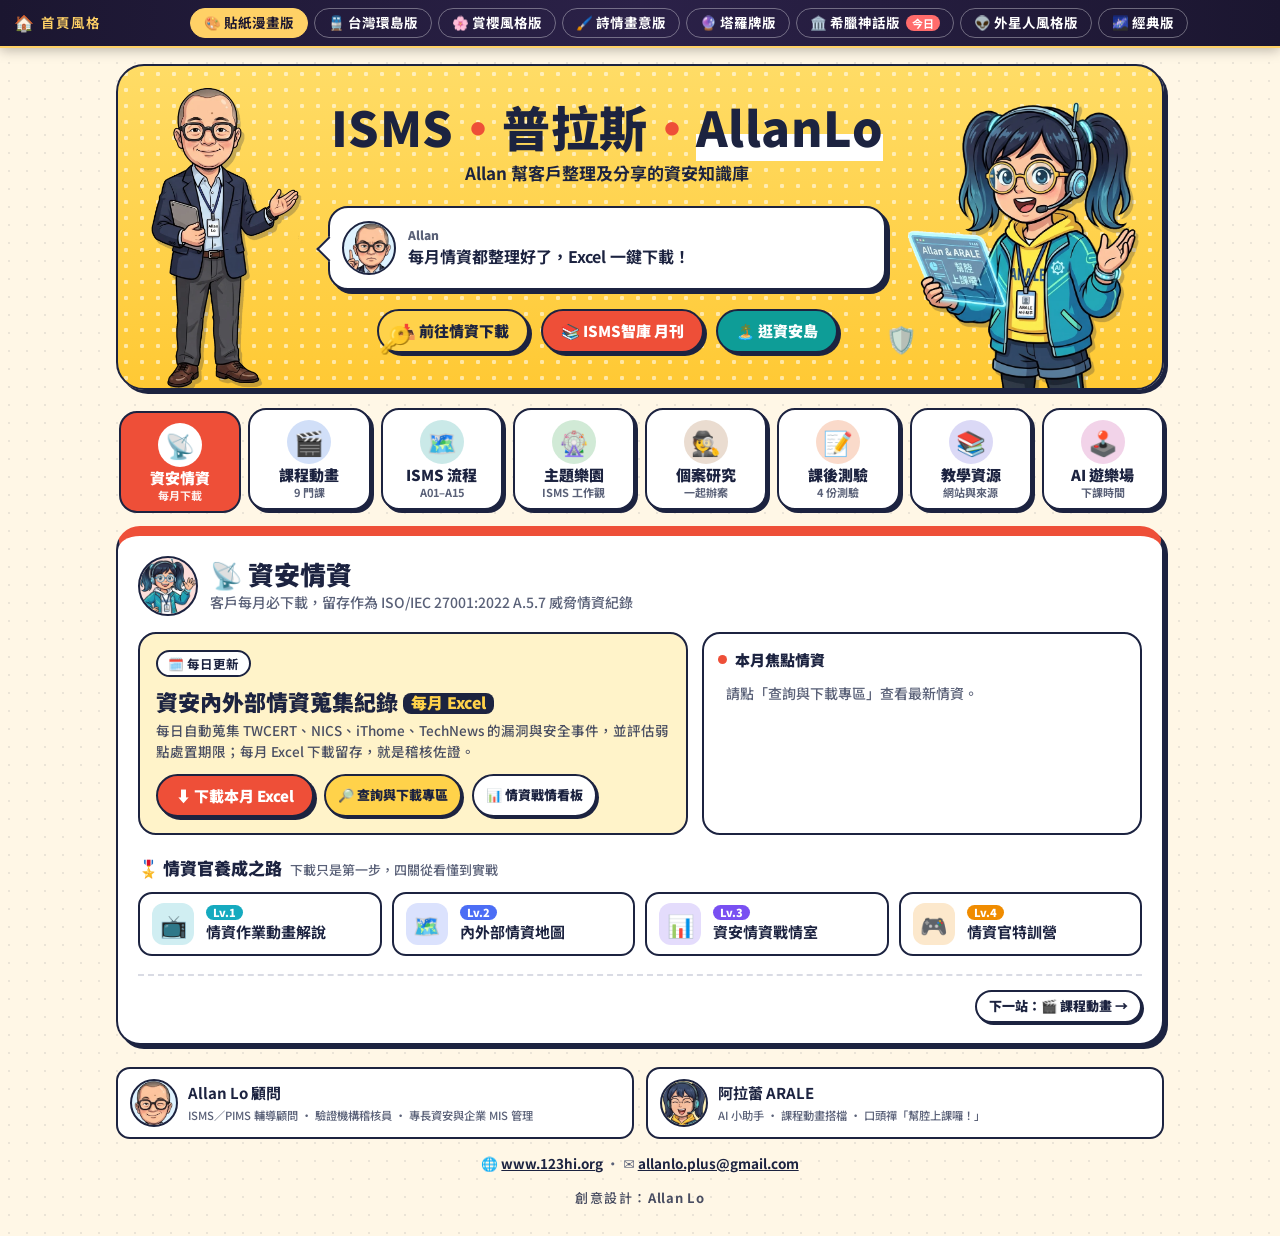
<file: home-sticker.html>
<!doctype html>
<html lang="zh-Hant-TW">
<head>
<meta charset="utf-8">
<meta name="viewport" content="width=device-width, initial-scale=1">
<title>ISMS·普拉斯·AllanLo</title>
<meta name="description" content="Allan 幫客戶整理及分享的資安知識庫：每月資安內外部情資、課程動畫、課後測驗與教學資源。">
<base target="_blank">
<link rel="preconnect" href="https://fonts.googleapis.com">
<link rel="preconnect" href="https://fonts.gstatic.com" crossorigin>
<link href="https://fonts.googleapis.com/css2?family=Noto+Sans+TC:wght@500;700;900&display=swap" rel="stylesheet">
<style>
/* 貼紙漫畫版首頁：一個舞台＋八個分類分頁，內容不往下堆疊。其他版本見 versions.js（頁首切換列）；首頁 index.html 依星期轉向，星期一轉到本頁 */
:root{
  --ink:#1c2340; --muted:#5a6178; --paper:#fff7e6; --card:#fff; --sun:#ffd24a;
  --coral:#ee4f38; --teal:#0e9d97; --tc:#ee4f38;
  --bd:2.5px solid var(--ink); --sh:4px 4px 0 var(--ink); --r:18px;
}
*{box-sizing:border-box}
[hidden]{display:none!important}
html{scroll-behavior:smooth}
body{margin:0;color:var(--ink);font-family:"Noto Sans TC",system-ui,-apple-system,"Microsoft JhengHei",sans-serif;font-weight:500;line-height:1.55;overflow-x:hidden;
  background:radial-gradient(rgba(28,35,64,.09) 1.2px,transparent 1.4px) 0 0/18px 18px,var(--paper)}
img{max-width:100%;display:block}
a{color:inherit}
button{font:inherit;color:inherit;cursor:pointer}
.wrap{max-width:1080px;margin:0 auto;padding:16px 16px 0}
:focus-visible{outline:3px solid #3b6cf0;outline-offset:2px}

/* ---------- 舞台 ---------- */
.stage{position:relative;display:grid;grid-template-columns:170px minmax(0,1fr) 236px;grid-template-areas:"a title b" "a bubble b" "a cta b";column-gap:18px;align-items:center;
  padding:22px 22px 0;border:var(--bd);border-radius:28px;box-shadow:var(--sh);overflow:hidden;
  background:radial-gradient(rgba(255,255,255,.55) 2px,transparent 2.4px) 0 0/16px 16px,linear-gradient(180deg,#ffdc66,#ffc934)}
.deco{position:absolute;font-size:26px;opacity:.9;animation:float 5s ease-in-out infinite;pointer-events:none}
@keyframes float{50%{transform:translateY(-10px) rotate(8deg)}}
.who{align-self:end;display:flex;justify-content:center;border:0;background:none;padding:0;-webkit-tap-highlight-color:transparent}
.who img{width:auto;transform-origin:bottom center;filter:drop-shadow(3px 4px 0 rgba(28,35,64,.25))}
.who.a{grid-area:a}.who.a img{height:300px;animation:sway 5s ease-in-out infinite}
.who.b{grid-area:b}.who.b img{height:286px;animation:hop 3.4s ease-in-out infinite}
.who.talk img{animation:talk .5s ease-in-out 2}
@keyframes sway{50%{transform:rotate(1.5deg) translateY(-5px)}}
@keyframes hop{0%,40%,100%{transform:translateY(0)}20%{transform:translateY(-12px) rotate(-1deg)}}
@keyframes talk{50%{transform:translateY(-10px) scale(1.03)}}
.title{grid-area:title;text-align:center;align-self:end}
h1{margin:0;font-size:clamp(26px,4.6vw,48px);font-weight:900;line-height:1.15;white-space:nowrap;letter-spacing:.01em}
h1 i{font-style:normal;color:var(--coral)}
h1 em{font-style:normal;background:linear-gradient(transparent 62%,#fff 62%)}
.tagline{margin:6px 0 0;font-weight:700;font-size:clamp(13px,1.6vw,17px)}
.bubble{grid-area:bubble;position:relative;display:flex;align-items:center;gap:12px;min-height:84px;margin:14px 0;padding:10px 16px 10px 12px;background:#fff;border:var(--bd);border-radius:20px;box-shadow:var(--sh)}
.bubble::after{content:"";position:absolute;top:50%;width:16px;height:16px;background:#fff;border:var(--bd);border-top:0;border-right:0;margin-top:-8px}
.bubble.from-a::after{left:-10px;transform:rotate(45deg)}
.bubble.from-b::after{right:-10px;transform:rotate(-135deg)}
.bubble .face{flex:none;width:54px;height:54px;border-radius:50%;border:var(--bd);background:#dff3ff;object-fit:cover;object-position:top}
.bubble.from-b .face{background:#fff1b8}
.bubble .nm{display:block;font-size:12px;font-weight:900;color:var(--muted)}
.bubble .say{font-weight:700;font-size:16px;line-height:1.45}
.cta{grid-area:cta;display:flex;gap:12px;justify-content:center;flex-wrap:wrap;align-self:start;padding-bottom:24px}

.btn{display:inline-flex;align-items:center;justify-content:center;gap:6px;padding:10px 18px;border:var(--bd);border-radius:999px;box-shadow:3px 3px 0 var(--ink);background:#fff;font-weight:900;font-size:15px;line-height:1.3;text-decoration:none;text-align:center;transition:transform .12s ease,box-shadow .12s ease}
.btn:hover{transform:translate(-1px,-2px);box-shadow:5px 6px 0 var(--ink)}
.btn:active{transform:translate(3px,3px);box-shadow:0 0 0 var(--ink)}
.btn.hot{background:var(--coral);color:#fff}
.btn.sea{background:var(--teal);color:#fff}
.btn.sun{background:var(--sun)}
.btn.sm{padding:6px 12px;font-size:13px;box-shadow:2px 2px 0 var(--ink)}
.wig{animation:wig 3.2s ease-in-out infinite}
@keyframes wig{0%,86%,100%{rotate:0deg}90%{rotate:-3deg}95%{rotate:3deg}}

/* ---------- 分類 ---------- */
.tabs{display:grid;grid-template-columns:repeat(8,1fr);gap:10px;margin:18px 0 16px;scroll-margin-top:8px}
.tab{display:flex;flex-direction:column;align-items:center;gap:2px;padding:10px 4px 8px;border:var(--bd);border-radius:var(--r);background:#fff;box-shadow:3px 3px 0 var(--ink);font-weight:900;font-size:15px;line-height:1.25;transition:transform .12s ease,box-shadow .12s ease,background .12s ease;-webkit-tap-highlight-color:transparent}
.tab .e{width:44px;height:44px;border-radius:50%;display:grid;place-items:center;font-size:24px;background:color-mix(in srgb,var(--c) 22%,#fff);transition:transform .2s ease}
.tab small{font-size:11px;font-weight:700;color:var(--muted)}
.tab:hover{transform:translate(-1px,-3px);box-shadow:5px 7px 0 var(--ink)}
.tab:hover .e{transform:rotate(-10deg) scale(1.12)}
.tab[aria-selected="true"]{background:var(--c);color:#fff;transform:translate(3px,3px);box-shadow:0 0 0 var(--ink)}
.tab[aria-selected="true"] .e{background:#fff}
.tab[aria-selected="true"] small{color:#fff;opacity:.92}

/* ---------- 內容面板 ---------- */
.panel{position:relative;background:var(--card);border:var(--bd);border-radius:24px;box-shadow:var(--sh);padding:20px;border-top:10px solid var(--tc)}
.panel section{animation:pop .28s ease-out}
@keyframes pop{from{opacity:0;transform:translateY(8px)}}
.phead{display:flex;align-items:center;gap:12px;margin-bottom:16px}
.phead img{flex:none;width:60px;height:60px;border-radius:50%;border:var(--bd);background:color-mix(in srgb,var(--tc) 18%,#fff);object-fit:cover;object-position:top}
.phead h2{margin:0;font-size:clamp(20px,2.6vw,26px);font-weight:900;line-height:1.25}
.phead p{margin:2px 0 0;color:var(--muted);font-size:14px}
.sub{display:flex;align-items:baseline;gap:8px;flex-wrap:wrap;margin:20px 0 10px;font-size:17px;font-weight:900}
.sub small{font-size:13px;font-weight:500;color:var(--muted)}
.grid{display:grid;gap:10px}
.g2{grid-template-columns:repeat(2,1fr)}.g3{grid-template-columns:repeat(3,1fr)}.g4{grid-template-columns:repeat(4,1fr)}.g5{grid-template-columns:repeat(5,1fr)}

.row{position:relative;display:flex;align-items:center;gap:12px;min-height:60px;padding:9px 12px;border:2px solid var(--ink);border-radius:14px;background:#fff;text-decoration:none;transition:transform .12s ease,box-shadow .12s ease,background .12s ease}
.row:hover{transform:translate(-1px,-2px);box-shadow:3px 4px 0 var(--ink);background:color-mix(in srgb,var(--c,var(--tc)) 10%,#fff)}
.row .ic{flex:none;min-width:42px;height:42px;padding:0 6px;border-radius:12px;display:grid;place-items:center;text-align:center;font-size:22px;background:color-mix(in srgb,var(--c,var(--tc)) 20%,#fff)}
.row .ic.txt{font-size:12px;font-weight:900;color:#fff;background:var(--c);line-height:1.15}
.row .ic.wide{width:66px;height:46px}
.row .tx{min-width:0;font-weight:700;font-size:15px;line-height:1.35}
.row .tx small{display:block;font-weight:500;font-size:12.5px;color:var(--muted);line-height:1.4}
.row .tg{display:table;margin-bottom:2px;padding:0 7px;border-radius:999px;background:var(--c,var(--tc));color:#fff;font-size:11px;font-weight:900;vertical-align:1px}
.clamp{display:-webkit-box!important;-webkit-line-clamp:2;-webkit-box-orient:vertical;overflow:hidden}

.tile{display:flex;flex-direction:column;align-items:center;gap:2px;padding:10px 6px;border:2px solid var(--ink);border-radius:14px;text-align:center;text-decoration:none;background:#fff;transition:transform .12s ease,box-shadow .12s ease,background .12s ease}
.tile:hover{transform:translate(-1px,-3px) rotate(-1deg);box-shadow:3px 4px 0 var(--ink);background:color-mix(in srgb,var(--c,var(--tc)) 12%,#fff)}
.tile .e{font-size:28px;line-height:1.2}
.tile small{font-size:11px;font-weight:900;color:var(--c,var(--tc));letter-spacing:.06em}
.tile b{font-size:14px;line-height:1.3}
.tile .d{font-size:12px;color:var(--muted);line-height:1.4}

/* 情資 */
.intel{display:grid;grid-template-columns:1.25fr 1fr;gap:14px}
.dl{padding:16px;border:var(--bd);border-radius:var(--r);background:#fff3c9}
.pill{display:inline-block;padding:2px 10px;border:2px solid var(--ink);border-radius:999px;background:#fff;font-size:12.5px;font-weight:700;margin:0 4px 4px 0}
.pill.risk{background:var(--coral);color:#fff}
.dl h3{margin:6px 0 4px;font-size:clamp(18px,2.2vw,22px);font-weight:900;line-height:1.3}
.dl h3 span{display:inline-block;padding:0 8px;border-radius:8px;background:var(--ink);color:var(--sun);font-size:.72em;vertical-align:2px}
.dl p{margin:0 0 12px;font-size:13.5px;color:#4a4f63}
.acts{display:flex;flex-wrap:wrap;gap:10px}
.focus{padding:14px;border:var(--bd);border-radius:var(--r);background:#fff}
.focus h3{margin:0 0 6px;font-size:15px;font-weight:900;display:flex;align-items:center;gap:8px}
.live{width:9px;height:9px;border-radius:50%;background:var(--coral);animation:ping 1.8s infinite}
@keyframes ping{0%{box-shadow:0 0 0 0 rgba(238,79,56,.6)}70%,100%{box-shadow:0 0 0 9px rgba(238,79,56,0)}}
.focus a,.focus .ph{display:block;padding:7px 8px;border-radius:10px;text-decoration:none;font-size:14px;font-weight:700;line-height:1.4}
.focus a+a{border-top:1.5px dashed #d9dbe4}
.focus a:hover{background:#fff3c9}
.focus small{display:block;font-size:12px;font-weight:500;color:var(--muted)}
.focus .ph{color:var(--muted);font-weight:500}
.bd{display:inline-block;margin-left:4px;padding:0 5px;border-radius:4px;background:#ffe1dc;color:#c0321d;font-size:11px;font-weight:900}
.bd.kev{background:#c0321d;color:#fff}

/* 個案 */
.seg{display:inline-flex;border:var(--bd);border-radius:999px;overflow:hidden;margin-bottom:12px}
.seg button{border:0;background:#fff;padding:7px 16px;font-weight:900;font-size:14px}
.seg button+button{border-left:var(--bd)}
.seg button[aria-pressed="true"]{background:var(--ink);color:#fff}
.case{display:flex;flex-direction:column;gap:4px;padding:12px;border:2px solid var(--ink);border-radius:14px;background:#fffaf0}
.case .no{font-size:11.5px;font-weight:900;letter-spacing:.06em;color:#8a5a1c}
.case b{font-size:15px;line-height:1.4}
.case small{font-size:12.5px;color:var(--muted);line-height:1.4}
.case .acts{margin-top:auto;padding-top:6px;gap:8px}
.news .sev{background:#e8590c}.news .sev.urgent{background:#c0321d}
.foot{display:flex;flex-wrap:wrap;align-items:center;gap:10px;margin-top:14px}
.foot .note{flex:1 1 260px;margin:0;font-size:12px;color:var(--muted)}
.next{display:flex;justify-content:flex-end;margin-top:18px;padding-top:14px;border-top:2px dashed #d9dbe4}

/* ---------- 頁尾 ---------- */
footer{max-width:1080px;margin:22px auto 0;padding:0 16px 28px;font-size:13.5px}
.about{display:grid;grid-template-columns:1fr 1fr;gap:12px;margin-bottom:14px}
.about div{display:flex;align-items:center;gap:10px;padding:10px 12px;border:2px solid var(--ink);border-radius:14px;background:#fff}
.about img{flex:none;width:48px;height:48px;border-radius:50%;border:2px solid var(--ink);background:#dff3ff;object-fit:cover;object-position:top}
.about div+div img{background:#fff1b8}
.about b{display:block;font-size:15px}
.about small{color:var(--muted)}
.contact{text-align:center;color:var(--muted)}
.contact a{color:var(--ink);font-weight:700}
.fab{position:fixed;right:12px;bottom:12px;z-index:10;display:flex;align-items:center;gap:4px;padding:4px 12px 4px 4px;border:var(--bd);border-radius:999px;background:var(--sun);box-shadow:3px 3px 0 var(--ink);font-weight:900;font-size:13px;opacity:0;pointer-events:none;transform:translateY(12px);transition:opacity .2s ease,transform .2s ease}
.fab.show{opacity:1;pointer-events:auto;transform:none}
.fab img{width:38px;height:38px;border-radius:50%;background:#fff;object-fit:cover;object-position:top}

/* ---------- 手機 ---------- */
@media (max-width:900px){
  .g5{grid-template-columns:repeat(3,1fr)}.g3{grid-template-columns:repeat(2,1fr)}.g4{grid-template-columns:repeat(2,1fr)}
  .tab small{display:none}
}
@media (max-width:700px){
  .wrap{padding:10px 12px 0}
  .stage{grid-template-columns:74px minmax(0,1fr) 108px;grid-template-areas:"title title title" "bubble bubble bubble" "a cta b";column-gap:8px;padding:12px 12px 0;border-radius:22px}
  .deco{display:none}
  .who.a img{height:148px}.who.b img{height:135px}
  .tagline{margin-top:2px}
  .bubble{min-height:72px;margin:10px 0 12px;padding:8px 12px 8px 10px;gap:10px;border-radius:16px}
  .bubble::after{top:auto;bottom:-10px;margin:0}
  .bubble.from-a::after{left:26px;transform:rotate(-45deg)}
  .bubble.from-b::after{right:42px;transform:rotate(-45deg)}
  .bubble .face{width:46px;height:46px}
  .bubble .say{font-size:14px}
  .cta{flex-direction:column;align-items:stretch;gap:8px;align-self:center;padding-bottom:10px}
  .cta .btn{padding:8px 6px;font-size:13px}
  .tabs{grid-template-columns:repeat(4,1fr);gap:8px;margin:12px 0}
  .tab{padding:7px 2px 6px;font-size:13px;border-radius:14px}
  .tab .e{width:36px;height:36px;font-size:20px}
  .panel{padding:14px 12px 16px;border-radius:20px}
  .phead img{width:50px;height:50px}
  .intel,.g3,.g2.stack{grid-template-columns:1fr}
  .acts .btn.wide{flex:1 1 100%}
  .tile .d,.dl p{display:none!important}
  .seg button{padding:7px 9px;font-size:13px}
  .dl h3{margin-bottom:10px}
  .about{grid-template-columns:1fr}
  footer{padding-bottom:76px}   /* 讓頁尾的版本切換不被右下角「分類」浮動鈕蓋住 */
}
@media (max-width:370px){.who.b img{height:118px}.stage{grid-template-columns:68px minmax(0,1fr) 94px}}
@media (prefers-reduced-motion:reduce){*,*::before,*::after{animation:none!important;transition:none!important}html{scroll-behavior:auto}}

/* 前往情資下載（Allan 指定：舞台加一顆按鈕，跳到下載區，不直接下載） */
.dlflash{animation:dlflash 2.2s ease-out}
@keyframes dlflash{0%,100%{box-shadow:none}20%,55%{box-shadow:0 0 0 5px rgba(255,190,40,.95),0 0 30px rgba(255,190,40,.6)}}
</style>
</head>
<body>
<div class="wrap">

<!-- ================= 舞台：Allan × 阿拉蕾 ================= -->
<header class="stage">
  <span class="deco" style="right:23.5%;bottom:9%;animation-delay:-2s" aria-hidden="true">🛡️</span>
  <span class="deco" style="left:25%;bottom:9%;animation-delay:-3.4s" aria-hidden="true">🔑</span>
  <button class="who a" id="whoA" aria-label="聽 Allan 說"><img src="assets/img/allan-main.webp" alt="Allan Lo 顧問" width="560" height="1128"></button>
  <div class="title">
    <h1>ISMS<i>·</i>普拉斯<i>·</i><em>AllanLo</em></h1>
    <p class="tagline">Allan 幫客戶整理及分享的資安知識庫</p>
  </div>
  <div class="bubble from-a" id="bubble" aria-live="polite">
    <img class="face" id="bFace" src="assets/img/allan-smile.webp" alt="">
    <div><span class="nm" id="bName">Allan</span><span class="say" id="bSay">大家好，我是 Allan！</span></div>
  </div>
  <div class="cta">
    <a class="btn sun" id="goIntel" href="#intel" target="_self">📥 前往情資下載</a>
    <a class="btn hot wig" id="heroThink" href="#">📚 ISMS智庫 月刊</a>
    <a class="btn sea" href="https://allanlo.123hi.org/isms_island/" rel="noopener">🏝️ 逛資安島</a>
  </div>
  <button class="who b" id="whoB" aria-label="聽阿拉蕾說"><img src="assets/img/arale-tablet.webp" alt="AI 小助手 阿拉蕾" width="700" height="875"></button>
</header>

<!-- ================= 八個分類 ================= -->
<nav class="tabs" id="tabs" role="tablist" aria-label="網站分類"></nav>

<main class="panel" id="panel">
  <section id="p-intel" role="tabpanel">
    <div class="phead"></div>
    <div class="intel">
      <div class="dl">
        <span class="pill" id="monthLabel">🗓️ 每日更新</span><span class="pill risk" id="riskPill" hidden></span>
        <h3>資安內外部情資蒐集紀錄 <span id="fileYear">每月 Excel</span></h3>
        <p>每日自動蒐集 TWCERT、NICS、iThome、TechNews 的漏洞與安全事件，並評估弱點處置期限；每月 Excel 下載留存，就是稽核佐證。</p>
        <div class="acts">
          <a class="btn hot wide" id="btnXlsx" href="#">⬇️ 下載本月 Excel</a>
          <a class="btn sm" id="btnOther" href="#" hidden></a>
          <a class="btn sm sun" id="btnOpen" href="#">🔎 查詢與下載專區</a>
          <a class="btn sm" href="https://allanloplus.github.io/intelligence/" rel="noopener">📊 情資戰情看板</a>
        </div>
      </div>
      <div class="focus">
        <h3><span class="live"></span><span id="focusTitle">本月焦點情資</span></h3>
        <div id="focusList"><div class="ph">阿拉蕾正在整理最新情資…</div></div>
      </div>
    </div>
    <h3 class="sub">🎖️ 情資官養成之路 <small>下載只是第一步，四關從看懂到實戰</small></h3>
    <div class="grid g4" id="lvs"></div>
  </section>

  <section id="p-courses" role="tabpanel" hidden><div class="phead"></div><div class="grid g3" id="courses"></div></section>

  <section id="p-flows" role="tabpanel" hidden><div class="phead"></div><div class="grid g5" id="flows"></div></section>

  <section id="p-park" role="tabpanel" hidden><div class="phead"></div><div class="grid g2 stack" id="park"></div></section>

  <section id="p-cases" role="tabpanel" hidden>
    <div class="phead"></div>
    <div class="seg" id="seg">
      <button aria-pressed="true" data-v="files">🗂️ 企業個案</button><button aria-pressed="false" data-v="news">📰 資安日報</button><button aria-pressed="false" data-v="aicase">🤖 AI 開發個案</button>
    </div>
    <div class="grid g3" id="files"></div>
    <div class="grid g3 news" id="news" hidden></div>
    <div class="grid g3" id="aicase" hidden></div>
    <div class="foot">
      <a class="btn sm sun" id="caseRoom" href="#">🔍 進入資安個案研究室 ↗</a>
      <a class="btn sm" id="newsAll" href="#">📰 看全部新聞個案 ↗</a>
      <p class="note">每案含動畫閱讀、討論互動、決策模擬與教學手冊（90 分鐘）。個案改編自公開資料，人物與公司名稱均為虛構，僅供教學討論。</p>
    </div>
  </section>

  <section id="p-quiz" role="tabpanel" hidden><div class="phead"></div><div class="grid g2 stack" id="quiz"></div></section>

  <section id="p-res" role="tabpanel" hidden>
    <div class="phead"></div>
    <h3 class="sub" style="margin-top:0">📚 教學資源</h3>
    <div class="grid g4" id="resList"></div>
    <h3 class="sub">📡 外部情資來源</h3>
    <div class="grid g4" id="srcList"></div>
  </section>

  <section id="p-arcade" role="tabpanel" hidden><div class="phead"></div><div class="grid g5" id="arcade"></div></section>

  <div class="next"><button class="btn sm" id="nextBtn"></button></div>
</main>
</div>

<footer>
  <div class="about">
    <div><img src="assets/img/allan-wink.webp" alt=""><span><b>Allan Lo 顧問</b><small>ISMS／PIMS 輔導顧問 · 驗證機構稽核員 · 專長資安與企業 MIS 管理</small></span></div>
    <div><img src="assets/img/arale-laugh.webp" alt=""><span><b>阿拉蕾 ARALE</b><small>AI 小助手 · 課程動畫搭檔 · 口頭禪「幫腔上課囉！」</small></span></div>
  </div>
  <div class="contact">🌐 <a href="https://www.123hi.org/">www.123hi.org</a> · ✉️ <a href="mailto:allanlo.plus@gmail.com">allanlo.plus@gmail.com</a></div>
  <div id="verSwitch" data-current="sticker"></div>
</footer>
<script src="versions.js"></script>

<button class="fab" id="fab" aria-label="回到分類"><img src="assets/img/arale-cheer.webp" alt="">分類 ↑</button>

<script>
/* ================= 資料（各版首頁相同；新增資源時 home-*.html 也要一起改） ================= */
const INTEL = "https://allanloplus.github.io/intelligence/";
const INTEL_PAGE = "資安情資/資安情資蒐集紀錄";

const SITE = "https://www.123hi.org/";

const LEVELS = [
  { ic: "📺", t: "情資作業動畫解說", d: "13 段動畫簡報：情資蒐集、脆弱性識別、AI 風險排序到稽核證據", p: "資安情資/資安情資作業動畫解說", c: "#15aabf" },
  { ic: "🗺️", t: "內外部情資地圖", d: "內部事件與外部來源一張圖掌握", p: "資安情資/內外部情資地圖", c: "#4c6ef5" },
  { ic: "📊", t: "資安情資戰情室", d: "內外部情資、脆弱性與處置成效儀表板，阿拉蕾語音導覽", p: "資安情資/資安情資戰情室dashboard", c: "#7950f2" },
  { ic: "🎮", t: "情資官特訓營", d: "7 個關卡＋稽核大魔王，過關領結訓證書", p: "資安情資/遊戲學習-情資官特訓營", c: "#f08c00" }
];
const PARK = [
  { ic: "🗓️", t: "ISMS 的一年", tag: "動畫", d: "每天像刷牙、每月像量血壓、每年像全身健檢：ISMS 的工作節奏", p: "isms工作觀/isms工作的一年", c: "#1c7ed6", x: 13, y: 30 },
  { ic: "🗺️", t: "ISMS 工作地圖", tag: "互動動畫", d: "時間、流程、工作類別三種視角，看紀錄如何一天天累積", p: "isms工作觀/isms工作地圖", c: "#0ca678", x: 32, y: 68, low: true },
  { ic: "🧭", t: "ISMS 工作地圖－系統體驗", tag: "系統體驗", d: "把程序書變成每天做得完的工作：每日巡檢、情資、月報與量測依頻率排好，點一下留紀錄", p: "isms工作觀/isms工作地圖_系統體驗", c: "#1098ad" },
  { ic: "🏘️", t: "ISMS 資安小鎮", tag: "互動地圖", d: "點建築，阿拉蕾帶路認識各部門的 ISMS 工作與稽核準備度", p: "isms工作觀/isms資安小鎮", c: "#e8590c", x: 52, y: 28 },
  { ic: "🎲", t: "ISMS 大富翁", tag: "桌遊 1～4 人", d: "擲骰子走完資安一年，蒐集紀錄卡、擋下事件，年底外部稽核拿驗證", p: "isms工作觀/isms大富翁遊戲", c: "#e03131", x: 70, y: 66, low: true },
  { ic: "🏰", t: "實體安全大冒險", tag: "自由探索", d: "探索 16 個 A.7 實體安全控制項，區域安全與設備安全一次認識", p: "isms工作觀/實體安全大冒險", c: "#7048e8", x: 88, y: 30 }
];
const CASE_URL = "https://allanloplus.github.io/CASE/";
const CASES = [
  { id: "S115001", cat: "威脅情資", t: "總經理先看到新聞：PHP2Shell 情資應變的 48 小時", o: "PHP2Shell 重大漏洞外洩與緊急修補", tags: ["威脅情資", "漏洞管理", "資產盤點", "委外管理"] },
  { id: "S111001", cat: "資訊保護", t: "倒數十天：艾倫建設的勒索軟體風暴", o: "上市公司遭勒索軟體攻擊，海量資料遭洩", tags: ["勒索軟體", "雙重勒索", "備份與復原", "重大訊息"] },
  { id: "S111002", cat: "資訊保護", t: "補丁之後：艾倫普拉斯科技的 Log4j 供應鏈風暴", o: "Log4j 重大資安漏洞揭露半年後仍不可大意", tags: ["Log4Shell", "軟體供應鏈", "修補管理", "SBOM"] },
  { id: "S111003", cat: "資訊保護", t: "沒收回的那把鑰匙：艾倫普拉斯傳媒的跨年直播危機", o: "離職員工偷刪前東家資料，該當何罪？", tags: ["離職管理", "帳號註銷", "雲端金鑰", "共用帳號"] },
  { id: "S111004", cat: "資訊保護", t: "畫面不能重拍：曦光傳媒的片庫歸零事件", o: "電視台新聞片庫慘遭協力廠商刪除", tags: ["委外管理", "備份與復原", "RPO／RTO", "變更管理"] },
  { id: "S111005", cat: "資訊保護", t: "起飛之前：艾倫普拉斯科技的營業秘密保衛戰", o: "離職時請別帶走公司的營業秘密", tags: ["營業秘密", "內部威脅", "離職管理", "日誌監控"] }
];
const THINKTANK = "isms智庫";   /* Allan's ISMS智庫（每月一期） */
const AICASE = [
  { ic: "🤝", t: "上集：AI 協作開發過程紀錄", d: "ISMS 顧問與 AI 小助理約 49 小時，把一張心智圖變成上線系統", p: "ai寫的個案/ai協作開發系統個案" },
  { ic: "🧭", t: "下集：AI 開發系統之安全檢測（總覽）", d: "同一套系統從盤點、檢測到報告的完整案例", p: "ai寫的個案/ai開發系統之安全檢測個案/總覽ai系統安全檢測個案" },
  { ic: "🧾", t: "XBOM 對話教學", d: "XBOM 是什麼、怎麼做、能證明什麼，對應 SSDLC 與 ISO 27001", p: "ai寫的個案/ai開發系統之安全檢測個案/xbom-對話教學" },
  { ic: "🔬", t: "安全檢測對話教學", d: "源碼檢測、存取控制測試、滲透測試各自證明什麼", p: "ai寫的個案/ai開發系統之安全檢測個案/安全檢測對話教學" },
  { ic: "📑", t: "解讀第三方檢測報告", d: "先看的五件事、逐節讀法與品質判斷", p: "ai寫的個案/ai開發系統之安全檢測個案/解讀第三方檢測報告" },
  { ic: "🧑‍🏫", t: "延伸：安全檢測顧問輔導實務", d: "顧問如何帶客戶從接案做到移交", p: "ai寫的個案/ai開發系統之安全檢測個案/延伸安全檢測顧問輔導實務" },
  { ic: "🖥️", t: "本個案的 PMS 系統", d: "以 ISMS 為基礎的專案安全管理系統", p: "https://pms.medsigtw.com/" },
  { ic: "📡", t: "AI 開發個案：資安情資蒐集自動化", d: "會自我檢查的自動化：從一張表長成每日自動蒐集的情資網站", p: "ai寫的個案/ai開發個案-資安情資蒐集自動化" },
];
const NEWS_URL = "https://allanloplus.github.io/case_isnews/";
const NEWS = [
  { slug: "2026-10-synology-c3rb3r", sev: "重大", date: "2026-10-30", src: "iThome 新聞", t: "群暉 NAS 遭 C3RB3R 勒索軟體攻擊：被遺忘的更新與備份", d: "鎖定未更新的群暉 NAS 加密勒索；「沒更新、對外曝露、備份放同一台」是共同破口。附互動式勒索攻防模擬器。", tp: ["勒索軟體", "備份與復原", "漏洞管理"] },
  { slug: "2026-10-91app-breach", sev: "重大", date: "2026-10-30", src: "今周刊", t: "91APP 資料庫遭 AI 代理攻擊：一個未更新的內部工具，波及 1,329 個品牌", d: "內部工具未更新被 AI 自主滲透工具打入，再從 GitLab 取得資料庫金鑰；SaaS 供應鏈與個資責任一次看。", tp: ["個資保護", "供應鏈", "AI 資安"] },
  { slug: "2026-10-php2shell", sev: "緊急", date: "2026-10-29", src: "非凡商業台", t: "AI 揪出潛藏十多年的 PHP 漏洞：PHP2Shell 與資安雙面刃", d: "全球約七成網站使用的 PHP 爆出免登入 RCE 漏洞，攻擊早於修補，日本與歐洲大量預防性關站。", tp: ["漏洞管理", "事件應變", "AI 資安"] }
];
const ARCADE = [
  { ic: "📖", t: "ALLAN 家族說故事劇場", d: "第一號作品《花草派》：2010 年手繪繪本，由 Allan 家族重新配音演出", u: "https://allanloplus.github.io/picture-book99/", c: "#ff8cf5" },
  { ic: "⛰️", t: "跟著 Allan 走一趟特富野古道", d: "Allan 當領隊：鄒族獵徑、運材鐵道、交通路線與古道小遊戲", u: "https://allanloplus.github.io/Tefuye_Historic_Trail/", c: "#69db7c" },
  { ic: "🃏", t: "Allan 與阿拉蕾的橋牌桌", d: "四人合約橋牌：和阿拉蕾搭檔，對抗駭客小黑與釣魚怪", u: "https://allanloplus.github.io/bridge/", c: "#4dabf7" },
  { ic: "🐷", t: "Allan 的拱豬夜市", d: "夜市開桌拱豬：♠Q 是勒索豬，♦J 是資安預算羊", u: "https://allanloplus.github.io/Gong_Zhu/", c: "#ffa94d" },
  { ic: "🎴", t: "Allan's 資安大老二", d: "環島攻防戰：出一張牌走一站，先回台北 101 拿資安認證；鐵支＝零時差攻擊", u: "https://allanloplus.github.io/big2/", c: "#ff6b6b" },
  { ic: "🧋", t: "Allan's 資安大富翁－快樂遊台灣", d: "22 縣市環島大富翁：吃在地美食、認養縣市當資安守護者，把韌性指數推到 100%", u: "https://allanloplus.github.io/Monopoly/", c: "#38d9a9" },
  { ic: "🍜", t: "Allan 在哪裡？要吃甚麼？", d: "選心情、看天氣、挑飯友，阿拉蕾從 373 道台灣美食幫你挑", u: "https://allanloplus.github.io/What-to-eat/", c: "#ffd43b" },
  { ic: "🌴", t: "Allan 下南洋（光榮徽章版）", d: "馬來西亞駐外 878 天：357 篇日誌、台北⇄檳城航線地圖與南洋奇幻之旅勳章", u: "https://allanloplus.github.io/AllanWentToNayang/", c: "#a9e34b" },
  { ic: "🏯", t: "Allan Lo 和你逛文化", d: "臺灣文化資產知性旅遊地圖：嘉義市、嘉義縣、雲林縣、臺南市，語音導覽、老地圖時光機與文資護照", u: "https://cultural.123hi.org/guide/", c: "#e8a87c" },
  { ic: "🚉", t: "Allan's 文化知識學習：影片導讀", d: "嘉義與臺南車站：同一位建築師，一座風華再現、一座風華再見？", u: "https://allanlo-g.github.io/Train_Station/", c: "#74c0fc" }
];
const COURSES = [
  { big: "ISO<br>27001", badge: "互動教材", name: "ISO27001 完整線上互動教材", p: "課程動畫/iso27001完整線上互動教材", img: "allan-point", bg: "linear-gradient(160deg,#1d4ed8,#14213d)" },
  { big: "ISO<br>27701", badge: "隱私管理", name: "ISO27701 完整線上課程", p: "課程動畫/iso27701完整線上課程", img: "arale-explain", bg: "linear-gradient(160deg,#9c36b5,#5f3dc4)" },
  { big: "ISO<br>42001", badge: "AI 管理", name: "ISO42001 完整線上課程", p: "課程動畫/iso42001完整線上課程", img: "arale-wow", bg: "linear-gradient(160deg,#f76707,#c92a2a)" },
  { big: "TISAX", badge: "汽車產業", name: "TISAX 要求完整解說", p: "課程動畫/tisax要求完整解說", img: "allan-think", bg: "linear-gradient(160deg,#495057,#212529)" },
  { big: "3<br>MIN", badge: "快速入門", name: "3 分鐘和 ISO27001", p: "課程動畫/3分鐘和iso27001", img: "arale-laugh", bg: "linear-gradient(160deg,#37b24d,#087f5b)" },
  { big: "MIND<br>MAP", badge: "心智圖", name: "用心智圖了解 ISO27001", p: "課程動畫/用心智圖了解iso27001", img: "arale-think", bg: "linear-gradient(160deg,#fab005,#e67700)" },
  { big: "資安<br>宣導", badge: "年度必修", name: "Allan 的年度資安宣導", p: "課程動畫/allan的年度資安宣導", img: "allan-laugh", bg: "linear-gradient(160deg,#15aabf,#1864ab)" },
  { big: "TISAX<br>EN", badge: "English", name: "ISA 2027 for TISAX — Requirements Explained", p: "課程動畫/tisax要求完整解說_英文版", img: "allan-smile", bg: "linear-gradient(160deg,#1864ab,#212529)" },
  { big: "資安法", badge: "事件通報", name: "資通安全法－資安事件通報", p: "課程動畫/資通安全法-資安事件通報", img: "allan-surprised", bg: "linear-gradient(160deg,#e03131,#862e9c)" }
];
const FLOWS = [["治理", "🏛️"], ["人員安全", "👥"], ["資訊保護", "🔐"], ["資產管理", "📦"], ["存取管理", "🔑"], ["保全組態", "⚙️"], ["實體安全", "🏢"],
  ["威脅與弱點管理", "🛡️"], ["應用程式安全", "🧩"], ["系統與網路安全", "🌐"], ["供應者安全管理", "🤝"], ["資安事件管理", "🚨"], ["持續性", "♻️"], ["資訊安全保證", "✅"], ["遵循性", "📜"]];
const QUIZ = [["📋 ISMS 導入專案課後測驗", "課後測驗專區/isms導入專案課後測驗"], ["🧠 資安課程課後測驗", "課後測驗專區/資安課程課後測驗"], ["🕵️ ISMS Auditor 知識測驗", "課後測驗專區/isms-auditor知識測驗"], ["💻 Allan's IT 知識測驗", "課後測驗專區/allans-it知識測驗"]];
const RES = [
  ["27001", "ISO27001 教學資源", "教學網站", "https://sites.google.com/123hi.org/iso27001/", "#1d4ed8"],
  ["27701", "ISO27701 教學資源", "條文解說簡報", "https://sites.google.com/view/allanlo-iso27701/iso27701%E6%A2%9D%E6%96%87%E8%A7%A3%E8%AA%AA%E7%B0%A1%E5%A0%B1", "#9c36b5"],
  ["TX", "TISAX 教學資源", "汽車產業資安", "https://sites.google.com/123hi.org/tisax/", "#495057"],
  ["展示", "ISMS 系統化展示", "系統實作範例", "https://sites.google.com/view/allantest001/", "#0b7285"],
  ["▶", "YouTube－AllanLo", "上課影音", "https://www.youtube.com/channel/UCnsy7Lewl-4BIw4T5J2vV4Q", "#e03131"],
  ["iT", "iT 邦幫忙文章", "Allan 的技術文章", "https://ithelp.ithome.com.tw/users/20151950/articles", "#2b8a3e"],
  ["影音", "資安教學影音整理", "分類影音資源", "教學資源/allan的資安教學分類影音資源整理", "#e67700"],
  ["地圖", "內外部情資地圖", "資安情資", "資安情資/內外部情資地圖", "#c92a2a"]
];
const SRC = [
  ["NICS", "國家資通安全研究院", "漏洞新聞、漏洞公告", "https://www.nics.nat.gov.tw/", "#1d4ed8"],
  ["TW", "TWCERT/CC", "資安新聞、通報", "https://www.twcert.org.tw/", "#0f766e"],
  ["H", "H-ISAC", "衛福部資安分享中心", "https://hisac.nat.gov.tw/", "#be123c"],
  ["F", "F-ISAC", "金融資安分享", "https://www.fisac.tw/", "#a16207"],
  ["iT", "iThome 資安", "資安日報、週報", "https://www.ithome.com.tw/security", "#c2410c"],
  ["TN", "TechNews 資安", "科技新報資安快報", "https://infosecu.technews.tw/", "#334155"],
  ["TM", "趨勢科技研究", "威脅研究報告", "https://www.trendmicro.com/zh_tw/research.html", "#dc2626"],
  ["月報", "政府機關資安月報", "數位發展部資安署", "https://moda.gov.tw/ACS/press/report/670", "#4338ca"]
];

/* 八個分類：c 主色、face/d 面板標題、talk 為舞台上的對話（[誰, 表情, 台詞]） */
const TABS = [
  { id: "intel", e: "📡", t: "資安情資", s: "每月下載", c: "#ee4f38", face: "arale-wave", d: "客戶每月必下載，留存作為 ISO/IEC 27001:2022 A.5.7 威脅情資紀錄",
    talk: [["a", "allan-point", "每月情資都整理好了，Excel 一鍵下載！"], ["b", "arale-thumb", "留存下來，就是 A.5.7 威脅情資的佐證 👍"], ["a", "allan-think", "遇到高風險漏洞，記得走 A.8.8 修補流程。"]] },
  { id: "courses", e: "🎬", t: "課程動畫", s: "9 門課", c: "#2f6fe0", face: "arale-explain", d: "Allan 與阿拉蕾主演的完整線上課程與互動教材",
    talk: [["b", "arale-explain", "阿拉蕾幫腔上課囉！九門課任你挑～"], ["a", "allan-smile", "27001、27701、42001、TISAX 都有完整動畫。"]] },
  { id: "flows", e: "🗺️", t: "ISMS 流程", s: "A01–A15", c: "#0e9d97", face: "arale-mini", d: "15 個運作流程，一站一支動畫，看懂整個 ISMS",
    talk: [["b", "arale-cheer", "跟我走完 A01 到 A15，一站一支動畫！"], ["a", "allan-point", "十五個流程串起來，就是整個 ISMS。"]] },
  { id: "park", e: "🎡", t: "主題樂園", s: "ISMS 工作觀", c: "#2f9e44", face: "allan-laugh", d: "ISMS 工作觀：用動畫、地圖和遊戲，玩出對 ISMS 的整體感",
    talk: [["a", "allan-laugh", "歡迎光臨 ISMS 主題樂園！"], ["b", "arale-wow", "有小鎮、有大富翁，邊玩邊懂 ISMS！"], ["a", "allan-point", "工作地圖多了系統體驗版，點一下就留紀錄。"]] },
  { id: "cases", e: "🕵️", t: "個案研究", s: "一起辦案", c: "#a0612b", face: "allan-think", d: "真實事件改編的企業個案、新聞拆解的「資安日報」，以及 AI 開發個案（協作開發、安全檢測、情資蒐集自動化）",
    talk: [["a", "allan-think", "每一則資安新聞，都是一堂管理課。"], ["b", "arale-confused", "如果是我們公司遇到，該怎麼辦？"], ["a", "allan-wink", "進研究室，一起辦案就知道！"], ["b", "arale-explain", "新上架：AI 開發系統的安全檢測個案！"]] },
  { id: "quiz", e: "📝", t: "課後測驗", s: "4 份測驗", c: "#e8590c", face: "allan-point", d: "上完課了嗎？來檢查學習成果",
    talk: [["a", "allan-point", "上完課了嗎？來挑戰一下！"], ["b", "arale-cheer", "答對就送你一個阿拉蕾的讚 💪"]] },
  { id: "res", e: "📚", t: "教學資源", s: "網站與來源", c: "#5b54d6", face: "allan-smile", d: "教學網站、影音文章，以及常用的外部情資來源",
    talk: [["a", "allan-smile", "教學網站、影音、文章都收在這裡。"], ["b", "arale-think", "外部情資來源也幫你列好了～"]] },
  { id: "arcade", e: "🕹️", t: "AI 遊樂場", s: "下課時間", c: "#c2379b", face: "arale-laugh", d: "下課時間！Allan 用 AI 做的遊戲與小作品",
    talk: [["b", "arale-laugh", "下課時間！來玩 Allan 用 AI 做的遊戲～"], ["a", "allan-oops", "有幾款偷偷藏了資安梗，別說是我講的。"]] }
];

/* ================= 共用 ================= */
const $ = s => document.querySelector(s);
const esc = s => String(s ?? "").replace(/[&<>"']/g, c => ({ "&": "&amp;", "<": "&lt;", ">": "&gt;", '"': "&quot;", "'": "&#39;" }[c]));
const siteUrl = p => /^(https?:|#)/.test(p) ? p : SITE + p.split("/").map(encodeURIComponent).join("/");
const reduce = matchMedia("(prefers-reduced-motion: reduce)").matches;
const row = (href, ic, t, d, c, icCls = "") => `<a class="row" ${c ? `style="--c:${c}"` : ""} href="${esc(href)}" rel="noopener"><span class="ic ${icCls}">${ic}</span><span class="tx">${t}${d ? `<small>${d}</small>` : ""}</span></a>`;

/* ================= 面板內容 ================= */
$("#lvs").innerHTML = LEVELS.map((l, i) => row(siteUrl(l.p), l.ic, `<span class="tg">Lv.${i + 1}</span>${esc(l.t)}`, "", l.c)).join("");

$("#courses").innerHTML = COURSES.map(c => `<a class="row" href="${esc(siteUrl(c.p))}" rel="noopener"><span class="ic txt wide" style="background:${c.bg}">${c.big}</span><span class="tx">${esc(c.name)}<small>${esc(c.badge)}</small></span></a>`).join("");

$("#flows").innerHTML = FLOWS.map(([f, ic], i) => {
  const no = String(i + 1).padStart(2, "0");
  return `<a class="tile" href="${esc(siteUrl(`課程動畫/isms運作流程課程解說/a${no}_${f}流程`))}" rel="noopener"><span class="e">${ic}</span><small>A${no}</small><b>${esc(f)}</b></a>`;
}).join("");

$("#park").innerHTML = PARK.map(a => row(siteUrl(a.p), a.ic, `<span class="tg">${esc(a.tag)}</span>${esc(a.t)}`, esc(a.d), a.c)).join("");

$("#files").innerHTML = CASES.map(c => `<article class="case"><span class="no">CASE ${esc(c.id)} · ${esc(c.cat)}</span><b>${esc(c.t)}</b><small>改編自：${esc(c.o)}</small>
  <div class="acts"><a class="btn sm sun" href="${CASE_URL}#${esc(c.id)}-read" rel="noopener">📖 開始閱讀</a><a class="btn sm" href="${CASE_URL}#${esc(c.id)}-discuss" rel="noopener">💬 討論互動</a></div></article>`).join("");
$("#news").innerHTML = NEWS.map(n => `<a class="case" style="text-decoration:none" href="${NEWS_URL}cases/${esc(n.slug)}/" rel="noopener"><span class="no"><span class="tg sev ${n.sev === "緊急" ? "urgent" : ""}">${esc(n.sev)}</span>${esc(n.date.replace(/-/g, "/"))} · ${esc(n.src)}</span><b>${esc(n.t)}</b><small>${esc(n.d)}</small></a>`).join("");
$("#aicase").innerHTML = AICASE.map(a => row(siteUrl(a.p), a.ic, esc(a.t), esc(a.d))).join("");
$("#heroThink").href = siteUrl(THINKTANK);
$("#caseRoom").href = siteUrl("ai寫的個案/資安個案研究室");
$("#newsAll").href = siteUrl("ai寫的個案/從新聞看個案");
$("#seg").addEventListener("click", e => {
  const b = e.target.closest("button"); if (!b) return;
  $("#seg").querySelectorAll("button").forEach(x => x.setAttribute("aria-pressed", x === b));
  ["files", "news", "aicase"].forEach(v => $("#" + v).hidden = b.dataset.v !== v);
});

$("#quiz").innerHTML = QUIZ.map(([t, p]) => { const [ic, ...rest] = t.split(" "); return row(siteUrl(p), ic, esc(rest.join(" ")), ""); }).join("");
const lk = ([ic, t, d, u, c]) => row(siteUrl(u), esc(ic), esc(t), esc(d), c, "txt");
$("#resList").innerHTML = RES.map(lk).join("");
$("#srcList").innerHTML = SRC.map(lk).join("");
$("#arcade").innerHTML = ARCADE.map(g => `<a class="tile" style="--c:${g.c}" href="${esc(g.u)}" rel="noopener"><span class="e">${g.ic}</span><b>${esc(g.t)}</b><span class="d clamp">${esc(g.d)}</span></a>`).join("");

TABS.forEach(t => $(`#p-${t.id} .phead`).innerHTML = `<img src="assets/img/${t.face}.webp" alt=""><div><h2>${t.e} ${esc(t.t)}</h2><p>${esc(t.d)}</p></div>`);

/* ================= 舞台對話：切換分類時，Allan 與阿拉蕾輪流介紹 ================= */
const who = { a: ["Allan", $("#whoA")], b: ["阿拉蕾", $("#whoB")] };
let talk = TABS[0].talk, ti = 0, typeTimer, loopTimer;
function speak() {
  const [w, face, text] = talk[ti++ % talk.length], [name, el] = who[w];
  $("#bubble").className = "bubble from-" + w;
  $("#bFace").src = `assets/img/${face}.webp`; $("#bName").textContent = name;
  Object.values(who).forEach(([, x]) => x.classList.remove("talk"));
  void el.offsetWidth; el.classList.add("talk");
  clearTimeout(typeTimer); clearTimeout(loopTimer);
  const say = $("#bSay");
  if (reduce) say.textContent = text;
  else { let n = 0; say.textContent = ""; (function step() { say.textContent = text.slice(0, ++n); if (n < text.length) typeTimer = setTimeout(step, 45); })(); }
  loopTimer = setTimeout(speak, 4600);
}
/* 點角色：讓他／她說下一句 */
Object.entries(who).forEach(([w, [, el]]) => el.addEventListener("click", () => {
  for (let k = 0; k < talk.length; k++) if (talk[(ti + k) % talk.length][0] === w) { ti += k; break; }
  speak();
}));

/* ================= 分類切換 ================= */
const tabsEl = $("#tabs");
tabsEl.innerHTML = TABS.map(t => `<button class="tab" role="tab" id="t-${t.id}" aria-controls="p-${t.id}" aria-selected="false" style="--c:${t.c}"><span class="e">${t.e}</span>${esc(t.t)}<small>${esc(t.s)}</small></button>`).join("");
let cur = -1;
function show(i, byUser) {
  i = (i + TABS.length) % TABS.length;
  const t = TABS[i]; cur = i;
  TABS.forEach((x, k) => {
    $(`#p-${x.id}`).hidden = k !== i;
    const b = $(`#t-${x.id}`); b.setAttribute("aria-selected", k === i); b.tabIndex = k === i ? 0 : -1;
  });
  $("#panel").style.setProperty("--tc", t.c);
  const n = TABS[(i + 1) % TABS.length];
  $("#nextBtn").textContent = `下一站：${n.e} ${n.t} →`;
  talk = t.talk; ti = 0; speak();
  if (byUser) {
    history.replaceState(null, "", "#" + t.id);
    /* 手機：分類列捲到畫面頂端，內容就在下方；桌機則只在分類列被捲出畫面時才捲回 */
    const top = tabsEl.getBoundingClientRect().top;
    if (top < 0 || (innerWidth <= 700 && top > 12)) tabsEl.scrollIntoView({ behavior: reduce ? "auto" : "smooth", block: "start" });
  }
}
tabsEl.addEventListener("click", e => { const b = e.target.closest(".tab"); if (b) show(TABS.findIndex(t => "t-" + t.id === b.id), true); });
tabsEl.addEventListener("keydown", e => {
  const d = { ArrowRight: 1, ArrowLeft: -1 }[e.key]; if (!d) return;
  e.preventDefault(); show(cur + d, true); $(`#t-${TABS[cur].id}`).focus();
});
$("#nextBtn").addEventListener("click", () => show(cur + 1, true));
const fromHash = () => Math.max(0, TABS.findIndex(t => "#" + t.id === location.hash));
addEventListener("hashchange", () => show(fromHash()));
show(fromHash());

const fab = $("#fab");
new IntersectionObserver(([e]) => fab.classList.toggle("show", !e.isIntersecting && e.boundingClientRect.top < 0)).observe(tabsEl);
fab.addEventListener("click", () => tabsEl.scrollIntoView({ behavior: reduce ? "auto" : "smooth", block: "start" }));

/* ================= 情資：每月下載與焦點（讀取情資蒐集紀錄網站，邏輯同 home-classic.html） ================= */
const TODAY = (() => { const m = location.search.match(/[?&]today=(\d{4})-(\d{1,2})-(\d{1,2})/); return m ? new Date(+m[1], +m[2] - 1, +m[3], 23, 59) : new Date(); })();
$("#btnXlsx").href = $("#btnOpen").href = siteUrl(INTEL_PAGE);   /* 讀不到資料時，按鈕都帶到查詢與下載專區 */

/* 以中文檔名下載（跨網域連結無法指定檔名，所以先抓成 blob）；失敗就直接開啟原連結 */
function bindDownload(a, url, name) {
  a.href = url; a.hidden = false;
  a.onclick = async e => {
    if (a.dataset.busy) return e.preventDefault();
    e.preventDefault(); a.dataset.busy = 1;
    try {
      const blob = await (await fetch(url)).blob(), t = document.createElement("a");
      t.href = URL.createObjectURL(blob); t.download = name; t.target = "_self";
      document.body.appendChild(t); t.click(); t.remove(); setTimeout(() => URL.revokeObjectURL(t.href), 4000);
    } catch (err) { window.open(url, "_blank", "noopener"); }
    delete a.dataset.busy;
  };
}
const ymd = s => { const m = String(s || "").match(/(\d{4})-(\d{1,2})-(\d{1,2})/); return m ? new Date(+m[1], +m[2] - 1, +m[3]) : null; };

(async () => {
  const fail = () => { $("#focusList").innerHTML = `<div class="ph">請點「查詢與下載專區」查看最新情資。</div>`; };
  let idx;
  try { idx = await (await fetch(`${INTEL}data/index.json`, { cache: "no-store" })).json(); } catch (e) { return fail(); }
  const nowKey = TODAY.getFullYear() * 12 + TODAY.getMonth();
  const months = Object.entries(idx.years || {}).flatMap(([y, v]) => (v.months || []).map(m => ({ ...m, year: +y })))
    .filter(m => m.count > 0 && m.year * 12 + m.month - 1 <= nowKey).sort((a, b) => b.year * 12 + b.month - (a.year * 12 + a.month));
  if (!months.length) return fail();
  const latest = months[0];
  const isThisMonth = latest.year === TODAY.getFullYear() && latest.month === TODAY.getMonth() + 1;

  /* 主要下載＝客戶要留存的「完整月份」：每月 1–15 日是上個月，16 日起換成本月（累計中）；另一個月份放在旁邊 */
  const full = months.find(m => m.year * 12 + m.month - 1 < nowKey), prog = isThisMonth ? latest : null;
  const main = (prog && (TODAY.getDate() > 15 || !full)) ? prog : (full || latest), side = main === prog ? full : prog;
  const yr = m => m.year === TODAY.getFullYear() ? "" : `${m.year} 年 `;
  const label = m => m === prog ? `${yr(m)}${m.month} 月 Excel（本月累計中）` : `${yr(m)}${m.month} 月 Excel（完整月份）`;
  $("#fileYear").textContent = `${main.year}年${main.month}月`;
  $("#btnXlsx").textContent = `⬇️ 下載 ${label(main)}`;
  bindDownload($("#btnXlsx"), INTEL + main.xlsx, main.xlsxName);
  const other = $("#btnOther");
  if (side) { other.textContent = `⬇️ ${label(side)}`; bindDownload(other, INTEL + side.xlsx, side.xlsxName); } else other.hidden = true;

  let recs;
  try { recs = await (await fetch(INTEL + latest.data, { cache: "no-store" })).json(); } catch (e) { return fail(); }
  const items = recs.map(r => ({ ...r, d: ymd(r.date) })).filter(x => x.title && x.d && x.d <= TODAY).sort((a, b) => b.d - a.d);
  if (!items.length) return fail();
  const last = items[0].d, high = items.filter(x => x.severity === "高").length, kev = items.filter(x => x.kev === "是").length;
  $("#focusTitle").textContent = isThisMonth ? "本月焦點情資" : `最新情資（${latest.year}年${latest.month}月）`;
  $("#monthLabel").textContent = `🗓️ ${latest.year}年${latest.month}月 · 已整理 ${items.length} 筆 · 最新 ${last.getMonth() + 1}/${last.getDate()}`;
  if (high || kev) { $("#riskPill").hidden = false; $("#riskPill").textContent = `🚨 威脅程度高 ${high} 筆 · KEV ${kev} 筆`; }
  TABS[0].talk[0][2] = `${latest.month} 月情資已整理 ${items.length} 筆，Excel 一鍵下載！`;
  const link = (x, inner) => /^https?:\/\//i.test(x.url) ? `<a href="${esc(x.url)}" rel="noopener">${inner}</a>` : `<div class="ph">${inner}</div>`;
  const badge = x => (x.kev === "是" ? `<span class="bd kev">KEV</span>` : "") + (x.severity === "高" ? `<span class="bd">高</span>` : "");
  $("#focusList").innerHTML = items.slice(0, 3).map(x => link(x, `<small>${x.d.getMonth() + 1}/${x.d.getDate()} · ${esc(x.source)}${badge(x)}</small>${esc(x.title)}`)).join("");
})();
</script>
<script>
/* 「📥 前往情資下載」：打開資安情資分類並捲到下載區，下載區閃一下提示位置 */
$("#goIntel").addEventListener("click", e => {
  e.preventDefault(); show(0); history.replaceState(null, "", "#intel");
  const d = document.querySelector("#p-intel .dl");
  setTimeout(() => { d.scrollIntoView({ behavior: reduce ? "auto" : "smooth", block: "center" }); d.classList.remove("dlflash"); void d.offsetWidth; d.classList.add("dlflash"); }, 60);
});
</script>
</body>
</html>
</file>
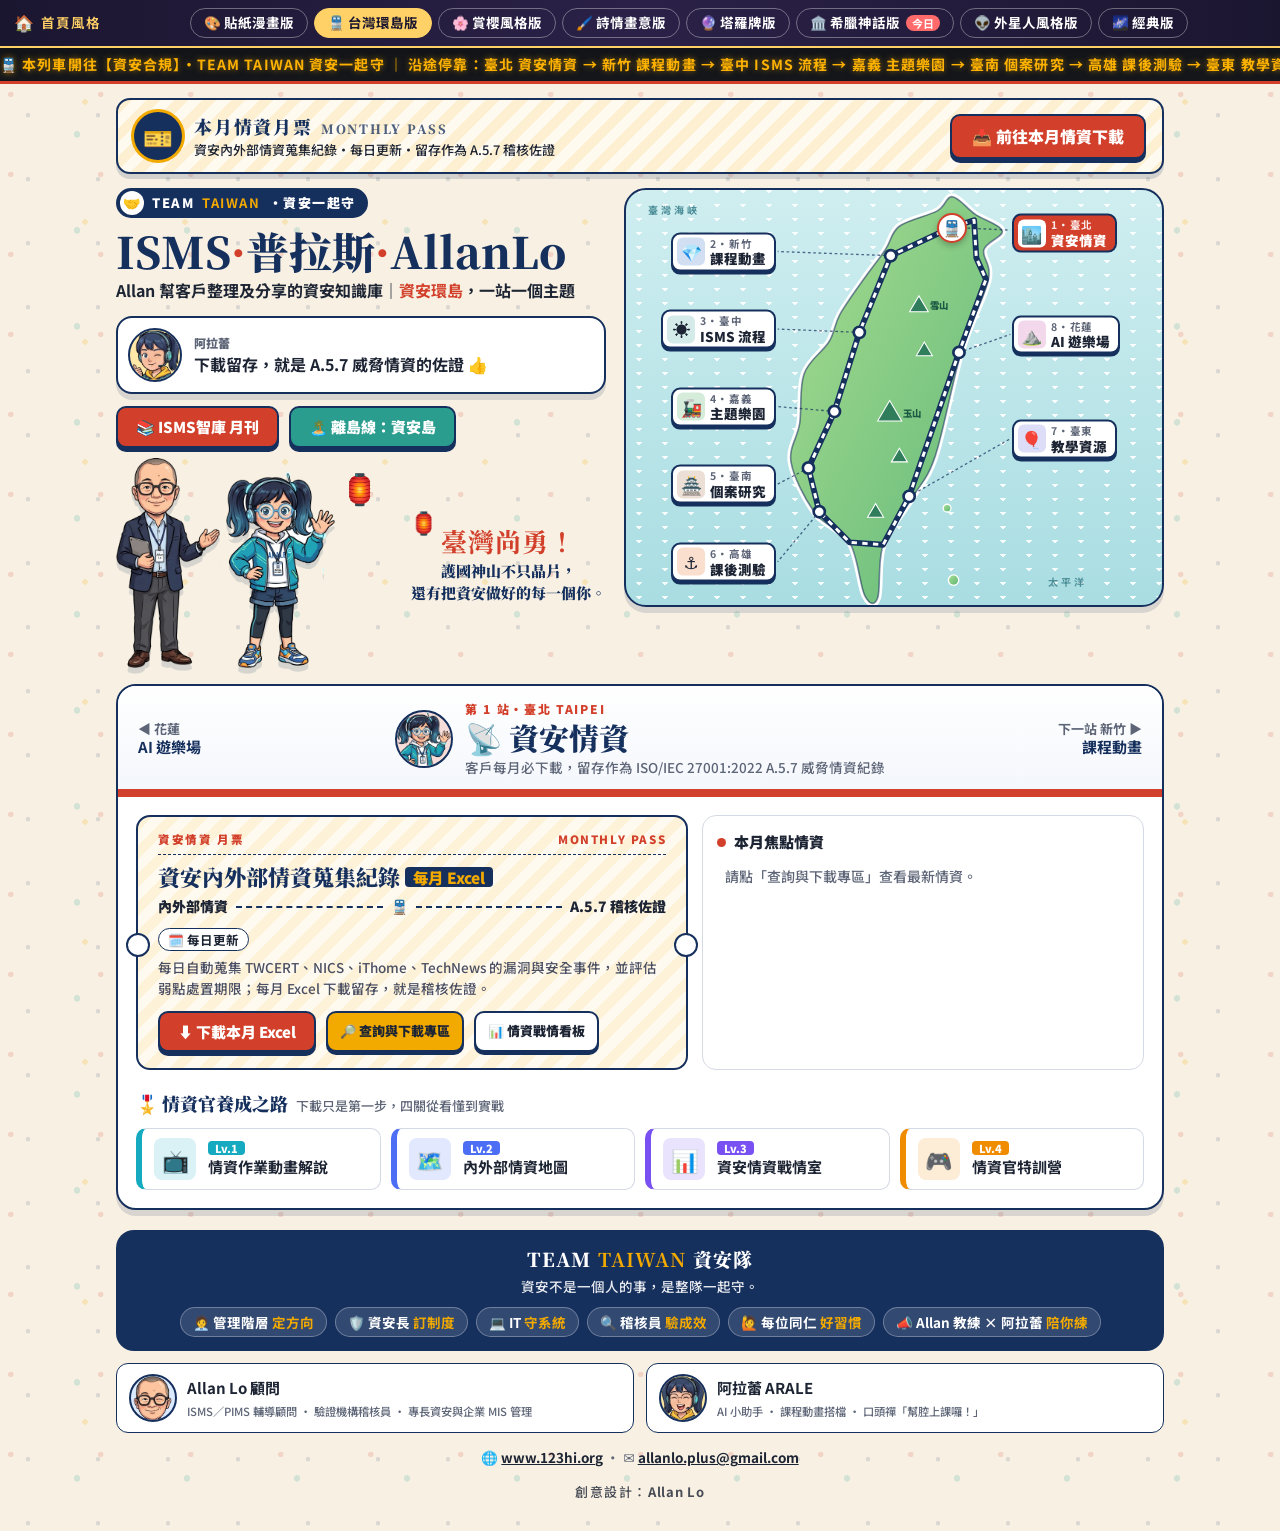
<file: home-taiwan.html>
<!doctype html>
<html lang="zh-Hant-TW">
<head>
<meta charset="utf-8">
<meta name="viewport" content="width=device-width, initial-scale=1">
<title>ISMS·普拉斯·AllanLo｜資安環島 Team Taiwan</title>
<meta name="description" content="Allan 幫客戶整理及分享的資安知識庫：每月資安內外部情資、課程動畫、課後測驗與教學資源。Team Taiwan，資安一起守。">
<base target="_blank">
<link rel="preconnect" href="https://fonts.googleapis.com">
<link rel="preconnect" href="https://fonts.gstatic.com" crossorigin>
<link href="https://fonts.googleapis.com/css2?family=Noto+Sans+TC:wght@500;700;900&family=Noto+Serif+TC:wght@700;900&display=swap" rel="stylesheet">
<style>
/* 台灣風格版首頁「資安環島」：台灣地圖上的環島鐵路，八個車站＝八個分類，點車站只換下方面板。
   其他版本見 versions.js（頁尾可切換）；資料陣列與各版首頁相同。 */
:root{
  --navy:#16305e; --blue:#1f5fbf; --red:#d2402b; --green:#2a9d8f; --gold:#f2a900;
  --ink:#1d2433; --muted:#5d6577; --paper:#f8f1e3; --line:#d5d9e3; --tc:#d2402b;
  --serif:"Noto Serif TC","Songti TC",serif;
}
*{box-sizing:border-box}
[hidden]{display:none!important}
html{scroll-behavior:smooth}
/* 磨石子地板底色 */
body{margin:0;color:var(--ink);font-family:"Noto Sans TC",system-ui,-apple-system,"Microsoft JhengHei",sans-serif;font-weight:500;line-height:1.55;overflow-x:hidden;background:
  radial-gradient(circle at 12% 18%,rgba(210,64,43,.16) 0 2.5px,transparent 3px) 0 0/90px 80px,
  radial-gradient(circle at 70% 40%,rgba(42,157,143,.18) 0 3px,transparent 3.5px) 0 0/110px 96px,
  radial-gradient(circle at 40% 80%,rgba(22,48,94,.13) 0 2px,transparent 2.5px) 0 0/70px 64px,
  radial-gradient(circle at 85% 85%,rgba(242,169,0,.2) 0 2.5px,transparent 3px) 0 0/100px 120px,var(--paper)}
img{max-width:100%;display:block}
a{color:inherit}
button{font:inherit;color:inherit;cursor:pointer}
:focus-visible{outline:3px solid var(--gold);outline-offset:2px}
.wrap{max-width:1080px;margin:0 auto;padding:14px 16px 0}

/* ---------- 車站 LED 跑馬燈 ---------- */
.led{overflow:hidden;background:#14161a;color:#ffb300;font-weight:700;font-size:14px;letter-spacing:.08em;white-space:nowrap;border-bottom:3px solid var(--red);text-shadow:0 0 6px rgba(255,179,0,.55)}
.led div{display:inline-block;padding:6px 0;animation:led 46s linear infinite}
.led span{padding-right:60px}
@keyframes led{to{transform:translateX(-50%)}}

/* ---------- 舞台：左邊隊伍、右邊環島地圖 ---------- */
.stage{display:grid;grid-template-columns:minmax(0,1fr) 540px;gap:18px;align-items:stretch}
.lead{position:relative;display:flex;flex-direction:column;min-width:0}
.team{display:inline-flex;align-items:center;gap:8px;align-self:flex-start;padding:3px 12px 3px 4px;border-radius:999px;background:var(--navy);color:#fff;font-size:13px;font-weight:900;letter-spacing:.12em}
.team i{font-style:normal;display:grid;place-items:center;width:24px;height:24px;border-radius:50%;background:#fff;font-size:14px}
.team b{color:var(--gold)}
h1{margin:8px 0 2px;font-family:var(--serif);font-weight:900;font-size:clamp(27px,3.9vw,43px);line-height:1.15;white-space:nowrap;color:var(--navy)}
h1 i{font-style:normal;color:var(--red)}
.tagline{margin:0;font-weight:700;font-size:clamp(13px,1.5vw,16px)}
.tagline b{color:var(--red)}
.bubble{position:relative;display:flex;align-items:center;gap:12px;min-height:78px;margin:14px 0 12px;padding:10px 14px 10px 10px;background:#fff;border:2px solid var(--navy);border-radius:16px;box-shadow:0 6px 0 rgba(22,48,94,.14)}
.bubble .face{flex:none;width:54px;height:54px;border-radius:50%;border:2px solid var(--navy);background:#dceaff;object-fit:cover;object-position:top}
.bubble.from-b .face{background:#ffe9a8}
.bubble .nm{display:block;font-size:12px;font-weight:900;color:var(--muted)}
.bubble .say{font-weight:700;font-size:16px;line-height:1.45}
.cta{display:flex;gap:10px;flex-wrap:wrap}
.btn{display:inline-flex;align-items:center;justify-content:center;gap:6px;padding:9px 18px;border:2px solid var(--navy);border-radius:10px;background:#fff;font-weight:900;font-size:15px;line-height:1.3;text-decoration:none;text-align:center;box-shadow:0 4px 0 var(--navy);transition:transform .12s ease,box-shadow .12s ease}
.btn:hover{transform:translateY(-2px);box-shadow:0 6px 0 var(--navy)}
.btn:active{transform:translateY(4px);box-shadow:0 0 0 var(--navy)}
.btn.red{background:var(--red);color:#fff}
.btn.sea{background:var(--green);color:#fff}
.btn.gold{background:var(--gold)}
.btn.sm{padding:6px 12px;font-size:13px;box-shadow:0 3px 0 var(--navy)}
.crew{position:relative;display:flex;align-items:flex-end;gap:6px;margin-top:auto;padding-top:10px;min-height:0}
.crew button{border:0;background:none;padding:0;-webkit-tap-highlight-color:transparent}
.crew img{width:auto;transform-origin:bottom center;filter:drop-shadow(0 6px 0 rgba(22,48,94,.15))}
.crew .a img{height:210px;animation:sway 5s ease-in-out infinite}
.crew .b img{height:196px;animation:hop 3.4s ease-in-out infinite}
.talk img{animation:talk .5s ease-in-out 2!important}
@keyframes sway{50%{transform:rotate(1.5deg) translateY(-4px)}}
@keyframes hop{0%,40%,100%{transform:translateY(0)}20%{transform:translateY(-10px) rotate(-1deg)}}
@keyframes talk{50%{transform:translateY(-9px) scale(1.03)}}
.lantern{position:absolute;font-size:30px;animation:rise 9s ease-in-out infinite;pointer-events:none}
@keyframes rise{0%,100%{transform:translateY(0) rotate(-4deg)}50%{transform:translateY(-18px) rotate(4deg)}}
.cheer{margin-left:auto;align-self:center;text-align:center;font-family:var(--serif);font-weight:900;color:var(--navy);font-size:15px;line-height:1.5}
.cheer b{display:block;font-size:26px;color:var(--red);letter-spacing:.04em}

/* 地圖 */
.map{position:relative;align-self:start;width:100%;aspect-ratio:400/310;border:2px solid var(--navy);border-radius:22px;overflow:hidden;box-shadow:0 6px 0 rgba(22,48,94,.14);
  background:radial-gradient(circle at 50% 0,rgba(255,255,255,.9) 0 14%,transparent 15%) 0 0/26px 14px,linear-gradient(180deg,#cfeef0,#a9dde2)}
.map svg{position:absolute;inset:0;width:100%;height:100%}
.isle{fill:url(#land);stroke:#fff;stroke-width:5;stroke-linejoin:round;paint-order:stroke}
.isle-o{fill:none;stroke:var(--navy);stroke-width:1.2;opacity:.55}
.rail{fill:none;stroke:var(--navy);stroke-width:4.4;stroke-linejoin:round;stroke-linecap:round}
.tie{fill:none;stroke:#fff;stroke-width:2.2;stroke-dasharray:4 4;stroke-linejoin:round}
.leader{stroke:var(--navy);stroke-width:1;stroke-dasharray:2 2;opacity:.7}
.dot{fill:#fff;stroke:var(--navy);stroke-width:2}
.dot.on{fill:var(--red);stroke:#fff}
.peak{fill:#2f7d5b;stroke:#fff;stroke-width:.8}
.maptx{font-size:7px;font-weight:900;fill:#1c5a44}
.seatx{font-size:7.5px;font-weight:700;fill:#4d8e98;letter-spacing:.3em}
.stn{position:absolute;top:calc(var(--y) / 310 * 100%);transform:translateY(-50%);display:flex;align-items:center;gap:5px;max-width:27.5%;padding:3px 8px 3px 4px;border:2px solid var(--navy);border-radius:9px;background:#fff;text-align:left;line-height:1.2;box-shadow:0 3px 0 var(--navy);transition:transform .12s ease,box-shadow .12s ease,background .12s ease;-webkit-tap-highlight-color:transparent}
.stn.l{right:72%}.stn.r{left:72%}
.stn .e{flex:none;display:grid;place-items:center;width:28px;height:28px;border-radius:6px;background:color-mix(in srgb,var(--c) 20%,#fff);font-size:17px}
.stn small{display:block;font-size:10.5px;font-weight:700;color:var(--muted);letter-spacing:.08em}
.stn b{display:block;font-size:13.5px;font-weight:900;white-space:nowrap}
.stn:hover{transform:translateY(calc(-50% - 2px));box-shadow:0 5px 0 var(--navy)}
.stn[aria-selected="true"]{background:var(--c);color:#fff;transform:translateY(calc(-50% + 3px));box-shadow:0 0 0 var(--navy)}
.stn[aria-selected="true"] small{color:#fff;opacity:.9}
.stn[aria-selected="true"] .e{background:#fff}
.train{position:absolute;left:calc(var(--x) / 400 * 100%);top:calc(var(--yy) / 310 * 100%);width:30px;height:30px;margin:-15px 0 0 -15px;display:grid;place-items:center;border-radius:50%;background:#fff;border:2px solid var(--red);font-size:16px;box-shadow:0 3px 6px rgba(0,0,0,.25);transition:left .22s linear,top .22s linear;pointer-events:none;z-index:2}
.train::after{content:"";position:absolute;inset:-6px;border-radius:50%;border:2px solid var(--red);opacity:0;animation:ring 1.8s ease-out infinite}
@keyframes ring{0%{transform:scale(.7);opacity:.8}100%{transform:scale(1.35);opacity:0}}
.map .duo{display:none}

/* ---------- 站名牌＋面板 ---------- */
.panel{margin-top:16px;background:#fff;border:2px solid var(--navy);border-radius:20px;box-shadow:0 6px 0 rgba(22,48,94,.14);overflow:hidden;scroll-margin-top:8px}
.sign{display:grid;grid-template-columns:1fr auto 1fr;align-items:center;gap:10px;padding:14px 16px 12px;border-bottom:8px solid var(--tc);background:linear-gradient(180deg,#fff,#f4f7fc)}
.sign .mid{display:flex;align-items:center;gap:12px;min-width:0}
.sign .mid img{flex:none;width:58px;height:58px;border-radius:50%;border:2px solid var(--navy);background:color-mix(in srgb,var(--tc) 18%,#fff);object-fit:cover;object-position:top}
.sign small{display:block;font-size:12px;font-weight:900;letter-spacing:.14em;color:var(--tc)}
.sign h2{margin:0;font-family:var(--serif);font-weight:900;font-size:clamp(22px,3vw,30px);line-height:1.2;color:var(--navy)}
.sign p{margin:2px 0 0;font-size:13.5px;color:var(--muted)}
.nb{border:0;background:none;padding:6px 4px;font-size:13px;font-weight:700;color:var(--muted);line-height:1.3;text-align:left}
.nb b{display:block;font-size:15px;color:var(--navy)}
.nb.next{text-align:right;justify-self:end}
.nb:hover b{color:var(--red)}
.body{padding:18px}
.body section{animation:pop .28s ease-out}
@keyframes pop{from{opacity:0;transform:translateY(8px)}}
.sub{display:flex;align-items:baseline;gap:8px;flex-wrap:wrap;margin:20px 0 10px;font-family:var(--serif);font-size:18px;font-weight:900;color:var(--navy)}
.sub small{font-family:"Noto Sans TC",sans-serif;font-size:13px;font-weight:500;color:var(--muted)}
.grid{display:grid;gap:10px}
.g2{grid-template-columns:repeat(2,1fr)}.g3{grid-template-columns:repeat(3,1fr)}.g4{grid-template-columns:repeat(4,1fr)}.g5{grid-template-columns:repeat(5,1fr)}

.row{display:flex;align-items:center;gap:12px;min-height:60px;padding:9px 12px;border:1.5px solid var(--line);border-left:6px solid var(--c,var(--tc));border-radius:10px;background:#fff;text-decoration:none;transition:transform .12s ease,box-shadow .12s ease,border-color .12s ease}
.row:hover{transform:translateY(-2px);box-shadow:0 5px 0 rgba(22,48,94,.14);border-color:var(--navy);border-left-color:var(--c,var(--tc))}
.row .ic{flex:none;min-width:42px;height:42px;padding:0 6px;border-radius:8px;display:grid;place-items:center;text-align:center;font-size:22px;background:color-mix(in srgb,var(--c,var(--tc)) 16%,#fff)}
.row .ic.txt{font-size:12px;font-weight:900;color:#fff;background:var(--c);line-height:1.15}
.row .ic.wide{width:66px;height:46px}
.row .tx{min-width:0;font-weight:700;font-size:15px;line-height:1.35}
.row .tx small{display:block;font-weight:500;font-size:12.5px;color:var(--muted);line-height:1.4}
.tg{display:table;margin-bottom:2px;padding:0 7px;border-radius:4px;background:var(--c,var(--tc));color:#fff;font-size:11px;font-weight:900}
.clamp{display:-webkit-box!important;-webkit-line-clamp:2;-webkit-box-orient:vertical;overflow:hidden}
.tile{display:flex;flex-direction:column;align-items:center;gap:2px;padding:10px 6px;border:1.5px solid var(--line);border-top:5px solid var(--c,var(--tc));border-radius:10px;text-align:center;text-decoration:none;background:#fff;transition:transform .12s ease,box-shadow .12s ease,border-color .12s ease}
.tile:hover{transform:translateY(-3px);box-shadow:0 5px 0 rgba(22,48,94,.14);border-color:var(--navy);border-top-color:var(--c,var(--tc))}
.tile .e{font-size:28px;line-height:1.2}
.tile small{font-size:11px;font-weight:900;color:var(--c,var(--tc));letter-spacing:.06em}
.tile b{font-size:14px;line-height:1.3}
.tile .d{font-size:12px;color:var(--muted);line-height:1.4}

/* 情資月票 */
.intel{display:grid;grid-template-columns:1.25fr 1fr;gap:14px}
.ticket{position:relative;padding:14px 20px 16px;border:2px solid var(--navy);border-radius:14px;background:repeating-linear-gradient(135deg,rgba(242,169,0,.1) 0 10px,transparent 10px 20px),#fffaf0}
.ticket::before,.ticket::after{content:"";position:absolute;top:50%;width:20px;height:20px;margin-top:-10px;border-radius:50%;background:#fff;border:2px solid var(--navy)}
.ticket::before{left:-12px}.ticket::after{right:-12px}
.ticket .kind{display:flex;justify-content:space-between;gap:8px;font-size:11.5px;font-weight:900;letter-spacing:.14em;color:var(--red);border-bottom:1.5px dashed var(--navy);padding-bottom:5px;margin-bottom:8px}
.ticket h3{margin:0 0 4px;font-family:var(--serif);font-size:clamp(18px,2.2vw,22px);font-weight:900;line-height:1.3;color:var(--navy)}
.ticket h3 span{display:inline-block;padding:0 8px;border-radius:4px;background:var(--navy);color:var(--gold);font-family:"Noto Sans TC",sans-serif;font-size:.7em;vertical-align:2px}
.route{display:flex;align-items:center;gap:8px;flex-wrap:wrap;margin:0 0 8px;font-weight:900;font-size:14px}
.route i{flex:1 1 20px;min-width:20px;height:0;border-top:2px dashed var(--navy)}
.pill{display:inline-block;padding:1px 9px;border:1.5px solid var(--navy);border-radius:999px;background:#fff;font-size:12.5px;font-weight:700;margin:0 4px 6px 0}
.pill.risk{background:var(--red);border-color:var(--red);color:#fff}
.ticket p{margin:0 0 12px;font-size:13.5px;color:#4a4f63}
.acts{display:flex;flex-wrap:wrap;gap:10px}
.focus{padding:14px;border:1.5px solid var(--line);border-radius:14px;background:#fff}
.focus h3{margin:0 0 6px;font-size:15px;font-weight:900;display:flex;align-items:center;gap:8px}
.live{width:9px;height:9px;border-radius:50%;background:var(--red);animation:ping 1.8s infinite}
@keyframes ping{0%{box-shadow:0 0 0 0 rgba(210,64,43,.6)}70%,100%{box-shadow:0 0 0 9px rgba(210,64,43,0)}}
.focus a,.focus .ph{display:block;padding:7px 8px;border-radius:8px;text-decoration:none;font-size:14px;font-weight:700;line-height:1.4}
.focus a+a{border-top:1.5px dashed var(--line)}
.focus a:hover{background:#fff4d6}
.focus small{display:block;font-size:12px;font-weight:500;color:var(--muted)}
.focus .ph{color:var(--muted);font-weight:500}
.bd{display:inline-block;margin-left:4px;padding:0 5px;border-radius:4px;background:#ffe1dc;color:#b3301c;font-size:11px;font-weight:900}
.bd.kev{background:#b3301c;color:#fff}

/* 個案 */
.seg{display:inline-flex;border:2px solid var(--navy);border-radius:10px;overflow:hidden;margin-bottom:12px}
.seg button{border:0;background:#fff;padding:7px 16px;font-weight:900;font-size:14px}
.seg button+button{border-left:2px solid var(--navy)}
.seg button[aria-pressed="true"]{background:var(--navy);color:#fff}
.case{display:flex;flex-direction:column;gap:4px;padding:12px;border:1.5px solid var(--line);border-top:5px solid var(--tc);border-radius:10px;background:#fffaf0;text-decoration:none}
.case .no{font-size:11.5px;font-weight:900;letter-spacing:.06em;color:#8a5a1c}
.case .no .tg{display:inline-block;margin:0 6px 0 0}
.case b{font-size:15px;line-height:1.4}
.case small{font-size:12.5px;color:var(--muted);line-height:1.4}
.case .acts{margin-top:auto;padding-top:6px;gap:8px}
.sev{background:#e8590c}.sev.urgent{background:#b3301c}
.foot{display:flex;flex-wrap:wrap;align-items:center;gap:10px;margin-top:14px}
.foot .note{flex:1 1 260px;margin:0;font-size:12px;color:var(--muted)}

/* ---------- Team Taiwan 隊伍與頁尾 ---------- */
footer{max-width:1080px;margin:20px auto 0;padding:0 16px 28px;font-size:13.5px}
.roster{padding:14px 16px;border-radius:18px;background:var(--navy);color:#fff;text-align:center}
.roster h3{margin:0 0 2px;font-family:var(--serif);font-size:19px;font-weight:900;letter-spacing:.06em}
.roster h3 b{color:var(--gold)}
.roster p{margin:0 0 10px;opacity:.9}
.roster ul{display:flex;flex-wrap:wrap;justify-content:center;gap:8px;margin:0;padding:0;list-style:none}
.roster li{padding:4px 12px;border-radius:999px;background:rgba(255,255,255,.12);border:1px solid rgba(255,255,255,.3);font-weight:700}
.roster li b{color:var(--gold)}
.about{display:grid;grid-template-columns:1fr 1fr;gap:12px;margin:12px 0 14px}
.about div{display:flex;align-items:center;gap:10px;padding:10px 12px;border:1.5px solid var(--navy);border-radius:12px;background:#fff}
.about img{flex:none;width:48px;height:48px;border-radius:50%;border:2px solid var(--navy);background:#dceaff;object-fit:cover;object-position:top}
.about div+div img{background:#ffe9a8}
.about b{display:block;font-size:15px}
.about small{color:var(--muted)}
.contact{text-align:center;color:var(--muted)}
.contact a{color:var(--ink);font-weight:700}
.fab{position:fixed;right:12px;bottom:12px;z-index:10;display:flex;align-items:center;gap:4px;padding:6px 14px;border:2px solid var(--navy);border-radius:999px;background:var(--gold);box-shadow:0 3px 0 var(--navy);font-weight:900;font-size:13px;opacity:0;pointer-events:none;transform:translateY(12px);transition:opacity .2s ease,transform .2s ease}
.fab.show{opacity:1;pointer-events:auto;transform:none}

/* ---------- 手機 ---------- */
@media (max-width:1040px){.stage{grid-template-columns:minmax(0,1fr) 440px}}
@media (max-width:900px){
  .stage{grid-template-columns:minmax(0,1fr) 380px}
  .g5{grid-template-columns:repeat(3,1fr)}.g3{grid-template-columns:repeat(2,1fr)}.g4{grid-template-columns:repeat(2,1fr)}
  .cheer{display:none}
}
@media (max-width:760px){
  .wrap{padding:8px 12px 0}
  .led{font-size:12px}.led div{padding:4px 0}
  .stage{display:flex;flex-direction:column;gap:0}
  .lead{display:contents}
  .head{order:0;text-align:center}
  .team{font-size:11px;padding:2px 10px 2px 3px}.team i{width:20px;height:20px;font-size:12px}
  h1{margin:4px 0 0}
  .tagline{display:none}
  .map{order:2;margin-top:8px;border-radius:18px}
  .bubble{order:3;min-height:62px;margin:10px 0 0;padding:7px 12px 7px 8px;gap:10px;border-radius:14px}
  .bubble .face{width:44px;height:44px}
  .bubble .say{font-size:14px}
  .cta{order:1;display:grid;grid-template-columns:1fr 1fr;gap:8px;margin-top:6px}
  .cta .btn{padding:5px 6px;font-size:13px;box-shadow:0 3px 0 var(--navy)}
  .crew,.lantern{display:none}
  .map .duo{display:flex;align-items:flex-end;position:absolute;right:2%;bottom:0;height:27%;border:0;background:none;padding:0;pointer-events:none}
  .map .duo img{height:100%;width:auto}
  .stn{padding:2px 5px 2px 3px;gap:4px;max-width:28%}
  .stn .e{width:22px;height:22px;font-size:14px;border-radius:5px}
  .stn small{font-size:9.5px;letter-spacing:0}
  .stn b{font-size:12px}
  .train{width:24px;height:24px;margin:-12px 0 0 -12px;font-size:13px}
  .panel{margin-top:12px;border-radius:16px}
  .sign{grid-template-columns:1fr 1fr;padding:12px 12px 8px}
  .sign .mid{grid-column:1/-1;grid-row:1}
  .sign .mid img{width:50px;height:50px}
  .body{padding:14px 12px 16px}
  .intel,.g3,.g2.stack{grid-template-columns:1fr}
  .acts .btn.wide{flex:1 1 100%}
  .tile .d,.ticket p{display:none!important}
  .seg button{padding:7px 9px;font-size:13px}
  .about{grid-template-columns:1fr}
  footer{padding-bottom:70px}
}
@media (prefers-reduced-motion:reduce){*,*::before,*::after{animation:none!important;transition:none!important}html{scroll-behavior:auto}}

/* ---------- 頁首醒目的情資下載列（Allan 指定：情資下載對客戶很重要） ---------- */
.dlbar{position:relative;display:flex;align-items:center;justify-content:space-between;gap:18px;max-width:1080px;margin:0 auto 14px;padding:12px 16px;border:2px solid var(--navy);border-radius:14px;background:repeating-linear-gradient(135deg,rgba(242,169,0,.13) 0 10px,transparent 10px 20px),#fffaf0;box-shadow:0 5px 0 rgba(22,48,94,.16)}
.dlbar .dl-l{display:flex;align-items:center;gap:12px;min-width:0}
.dlbar .dl-ic{flex:none;display:grid;place-items:center;width:48px;height:48px;border-radius:50%;font-size:24px;background:var(--navy);box-shadow:0 0 0 3px var(--gold)}
.dlbar .dl-l b{display:block;font-size:18px;letter-spacing:.1em;color:var(--navy);font-family:var(--serif);font-weight:900}
.dlbar .dl-l b em{font-style:normal;font-size:12.5px;letter-spacing:.14em;margin-left:8px;opacity:.75}
.dlbar small{display:block;font-family:"Noto Sans TC",sans-serif;font-size:13px;line-height:1.5;color:var(--ink)}
.dlbar small b.n{display:inline;font-size:inherit;letter-spacing:0}
.dlbar small .rk{font-weight:700;color:var(--red)}
.dlbar .dl-r{display:flex;flex-direction:column;align-items:stretch;gap:6px;flex:none}
.dlbar .dl-s{display:flex;gap:6px;justify-content:flex-end}
.dlbar .btn.dl{padding:10px 20px;font-size:16px;font-weight:900;animation:dlglow 2.6s ease-in-out infinite}
@keyframes dlglow{50%{box-shadow:0 4px 0 var(--navy),0 0 0 4px rgba(210,64,43,.25)}}
@media (max-width:760px){.dlbar{flex-direction:column;align-items:stretch;gap:10px;margin:0 0 10px;padding:11px 12px}.dlbar .dl-ic{width:38px;height:38px;font-size:19px}.dlbar .dl-l b{font-size:16px}.dlbar .dl-s .btn{flex:1}.dlbar .btn.dl{font-size:15px;padding:9px 10px}}

.dlflash{animation:dlflash 2.2s ease-out}
@keyframes dlflash{0%,100%{box-shadow:none}20%,55%{box-shadow:0 0 0 4px rgba(255,200,60,.9),0 0 34px rgba(255,200,60,.65)}}
</style>
</head>
<body>
<div class="led" aria-hidden="true"><div id="led"></div></div>

<div class="wrap">
<!-- ================= 舞台：Team Taiwan 隊伍＋環島地圖 ================= -->
<section class="dlbar" aria-label="本月資安情資下載">
  <div class="dl-l"><span class="dl-ic" aria-hidden="true">🎫</span><div><b>本月情資月票<em>MONTHLY PASS</em></b><small id="heroMeta">資安內外部情資蒐集紀錄・每日更新・留存作為 A.5.7 稽核佐證</small></div></div>
  <div class="dl-r"><a class="btn red dl" id="heroXlsx" href="#p-intel" target="_self">📥 前往本月情資下載</a></div>
</section>
<header class="stage">
  <div class="lead">
    <div class="head">
      <span class="team"><i>🤝</i>TEAM <b>TAIWAN</b>・資安一起守</span>
      <h1>ISMS<i>·</i>普拉斯<i>·</i>AllanLo</h1>
      <p class="tagline">Allan 幫客戶整理及分享的資安知識庫｜<b>資安環島</b>，一站一個主題</p>
    </div>
    <div class="bubble from-a" id="bubble" aria-live="polite">
      <img class="face" id="bFace" src="assets/img/allan-smile.webp" alt="">
      <div><span class="nm" id="bName">Allan</span><span class="say" id="bSay">各位旅客，資安環島列車出發囉！</span></div>
    </div>
    <div class="cta">
      <a class="btn red" id="heroThink" href="#">📚 ISMS智庫 月刊</a>
      <a class="btn sea" href="https://allanlo.123hi.org/isms_island/" rel="noopener">🏝️ 離島線：資安島</a>
    </div>
    <div class="crew">
      <span class="lantern" style="left:46%;top:16px" aria-hidden="true">🏮</span>
      <span class="lantern" style="left:60%;top:56px;animation-delay:-4s;font-size:22px" aria-hidden="true">🏮</span>
      <button class="a" id="whoA" aria-label="聽 Allan 說"><img src="assets/img/allan-main.webp" alt="Allan Lo 顧問" width="560" height="1128"></button>
      <button class="b" id="whoB" aria-label="聽阿拉蕾說"><img src="assets/img/arale-wave.webp" alt="AI 小助手 阿拉蕾" width="560" height="1006"></button>
      <div class="cheer"><b>臺灣尚勇！</b>護國神山不只晶片，<br>還有把資安做好的每一個你。</div>
    </div>
  </div>

  <nav class="map" id="map" role="tablist" aria-label="資安環島路線：八個分類">
    <svg viewBox="0 0 400 310" aria-hidden="true" id="mapSvg"></svg>
    <span class="train" id="train" aria-hidden="true">🚆</span>
    <span class="duo" aria-hidden="true"><img src="assets/img/allan-main.webp" alt=""><img src="assets/img/arale-wave.webp" alt=""></span>
  </nav>
</header>

<!-- ================= 站名牌＋內容 ================= -->
<main class="panel" id="panel">
  <div class="sign">
    <button class="nb prev" id="prevBtn"></button>
    <div class="mid"><img id="sFace" src="assets/img/arale-wave.webp" alt=""><div><small id="sStn"></small><h2 id="sTitle"></h2><p id="sDesc"></p></div></div>
    <button class="nb next" id="nextBtn"></button>
  </div>
  <div class="body">
  <section id="p-intel" role="tabpanel">
    <div class="intel">
      <div class="ticket">
        <div class="kind"><span>資安情資 月票</span><span>MONTHLY PASS</span></div>
        <h3>資安內外部情資蒐集紀錄 <span id="fileYear">每月 Excel</span></h3>
        <div class="route"><span>內外部情資</span><i></i><span>🚆</span><i></i><span>A.5.7 稽核佐證</span></div>
        <span class="pill" id="monthLabel">🗓️ 每日更新</span><span class="pill risk" id="riskPill" hidden></span>
        <p>每日自動蒐集 TWCERT、NICS、iThome、TechNews 的漏洞與安全事件，並評估弱點處置期限；每月 Excel 下載留存，就是稽核佐證。</p>
        <div class="acts">
          <a class="btn red wide" id="btnXlsx" href="#">⬇️ 下載本月 Excel</a>
          <a class="btn sm" id="btnOther" href="#" hidden></a>
          <a class="btn sm gold" id="btnOpen" href="#">🔎 查詢與下載專區</a>
          <a class="btn sm" href="https://allanloplus.github.io/intelligence/" rel="noopener">📊 情資戰情看板</a>
        </div>
      </div>
      <div class="focus">
        <h3><span class="live"></span><span id="focusTitle">本月焦點情資</span></h3>
        <div id="focusList"><div class="ph">阿拉蕾正在整理最新情資…</div></div>
      </div>
    </div>
    <h3 class="sub">🎖️ 情資官養成之路 <small>下載只是第一步，四關從看懂到實戰</small></h3>
    <div class="grid g4" id="lvs"></div>
  </section>
  <section id="p-courses" role="tabpanel" hidden><div class="grid g3" id="courses"></div></section>
  <section id="p-flows" role="tabpanel" hidden><div class="grid g5" id="flows"></div></section>
  <section id="p-park" role="tabpanel" hidden><div class="grid g2 stack" id="park"></div></section>
  <section id="p-cases" role="tabpanel" hidden>
    <div class="seg" id="seg">
      <button aria-pressed="true" data-v="files">🗂️ 企業個案</button><button aria-pressed="false" data-v="news">📰 資安日報</button><button aria-pressed="false" data-v="aicase">🤖 AI 開發個案</button>
    </div>
    <div class="grid g3" id="files"></div>
    <div class="grid g3" id="news" hidden></div>
    <div class="grid g3" id="aicase" hidden></div>
    <div class="foot">
      <a class="btn sm gold" id="caseRoom" href="#">🔍 進入資安個案研究室 ↗</a>
      <a class="btn sm" id="newsAll" href="#">📰 看全部新聞個案 ↗</a>
      <p class="note">每案含動畫閱讀、討論互動、決策模擬與教學手冊（90 分鐘）。個案改編自公開資料，人物與公司名稱均為虛構，僅供教學討論。</p>
    </div>
  </section>
  <section id="p-quiz" role="tabpanel" hidden><div class="grid g2 stack" id="quiz"></div></section>
  <section id="p-res" role="tabpanel" hidden>
    <h3 class="sub" style="margin-top:0">📚 教學資源</h3>
    <div class="grid g4" id="resList"></div>
    <h3 class="sub">📡 外部情資來源</h3>
    <div class="grid g4" id="srcList"></div>
  </section>
  <section id="p-arcade" role="tabpanel" hidden><div class="grid g5" id="arcade"></div></section>
  </div>
</main>
</div>

<footer>
  <div class="roster">
    <h3>TEAM <b>TAIWAN</b> 資安隊</h3>
    <p>資安不是一個人的事，是整隊一起守。</p>
    <ul>
      <li>🧑‍💼 管理階層 <b>定方向</b></li><li>🛡️ 資安長 <b>訂制度</b></li><li>💻 IT <b>守系統</b></li><li>🔍 稽核員 <b>驗成效</b></li><li>🙋 每位同仁 <b>好習慣</b></li><li>📣 Allan 教練 × 阿拉蕾 <b>陪你練</b></li>
    </ul>
  </div>
  <div class="about">
    <div><img src="assets/img/allan-wink.webp" alt=""><span><b>Allan Lo 顧問</b><small>ISMS／PIMS 輔導顧問 · 驗證機構稽核員 · 專長資安與企業 MIS 管理</small></span></div>
    <div><img src="assets/img/arale-laugh.webp" alt=""><span><b>阿拉蕾 ARALE</b><small>AI 小助手 · 課程動畫搭檔 · 口頭禪「幫腔上課囉！」</small></span></div>
  </div>
  <div class="contact">🌐 <a href="https://www.123hi.org/">www.123hi.org</a> · ✉️ <a href="mailto:allanlo.plus@gmail.com">allanlo.plus@gmail.com</a></div>
  <div id="verSwitch" data-current="taiwan"></div>
</footer>
<script src="versions.js"></script>

<button class="fab" id="fab" aria-label="回到環島地圖">🗺️ 環島地圖 ↑</button>

<script>
/* ================= 資料（各版首頁相同；新增資源時每個 home-*.html 都要一起改） ================= */
const INTEL = "https://allanloplus.github.io/intelligence/";
const INTEL_PAGE = "資安情資/資安情資蒐集紀錄";

const SITE = "https://www.123hi.org/";

const LEVELS = [
  { ic: "📺", t: "情資作業動畫解說", d: "13 段動畫簡報：情資蒐集、脆弱性識別、AI 風險排序到稽核證據", p: "資安情資/資安情資作業動畫解說", c: "#15aabf" },
  { ic: "🗺️", t: "內外部情資地圖", d: "內部事件與外部來源一張圖掌握", p: "資安情資/內外部情資地圖", c: "#4c6ef5" },
  { ic: "📊", t: "資安情資戰情室", d: "內外部情資、脆弱性與處置成效儀表板，阿拉蕾語音導覽", p: "資安情資/資安情資戰情室dashboard", c: "#7950f2" },
  { ic: "🎮", t: "情資官特訓營", d: "7 個關卡＋稽核大魔王，過關領結訓證書", p: "資安情資/遊戲學習-情資官特訓營", c: "#f08c00" }
];
const PARK = [
  { ic: "🗓️", t: "ISMS 的一年", tag: "動畫", d: "每天像刷牙、每月像量血壓、每年像全身健檢：ISMS 的工作節奏", p: "isms工作觀/isms工作的一年", c: "#1c7ed6", x: 13, y: 30 },
  { ic: "🗺️", t: "ISMS 工作地圖", tag: "互動動畫", d: "時間、流程、工作類別三種視角，看紀錄如何一天天累積", p: "isms工作觀/isms工作地圖", c: "#0ca678", x: 32, y: 68, low: true },
  { ic: "🧭", t: "ISMS 工作地圖－系統體驗", tag: "系統體驗", d: "把程序書變成每天做得完的工作：每日巡檢、情資、月報與量測依頻率排好，點一下留紀錄", p: "isms工作觀/isms工作地圖_系統體驗", c: "#1098ad" },
  { ic: "🏘️", t: "ISMS 資安小鎮", tag: "互動地圖", d: "點建築，阿拉蕾帶路認識各部門的 ISMS 工作與稽核準備度", p: "isms工作觀/isms資安小鎮", c: "#e8590c", x: 52, y: 28 },
  { ic: "🎲", t: "ISMS 大富翁", tag: "桌遊 1～4 人", d: "擲骰子走完資安一年，蒐集紀錄卡、擋下事件，年底外部稽核拿驗證", p: "isms工作觀/isms大富翁遊戲", c: "#e03131", x: 70, y: 66, low: true },
  { ic: "🏰", t: "實體安全大冒險", tag: "自由探索", d: "探索 16 個 A.7 實體安全控制項，區域安全與設備安全一次認識", p: "isms工作觀/實體安全大冒險", c: "#7048e8", x: 88, y: 30 }
];
const CASE_URL = "https://allanloplus.github.io/CASE/";
const CASES = [
  { id: "S115001", cat: "威脅情資", t: "總經理先看到新聞：PHP2Shell 情資應變的 48 小時", o: "PHP2Shell 重大漏洞外洩與緊急修補", tags: ["威脅情資", "漏洞管理", "資產盤點", "委外管理"] },
  { id: "S111001", cat: "資訊保護", t: "倒數十天：艾倫建設的勒索軟體風暴", o: "上市公司遭勒索軟體攻擊，海量資料遭洩", tags: ["勒索軟體", "雙重勒索", "備份與復原", "重大訊息"] },
  { id: "S111002", cat: "資訊保護", t: "補丁之後：艾倫普拉斯科技的 Log4j 供應鏈風暴", o: "Log4j 重大資安漏洞揭露半年後仍不可大意", tags: ["Log4Shell", "軟體供應鏈", "修補管理", "SBOM"] },
  { id: "S111003", cat: "資訊保護", t: "沒收回的那把鑰匙：艾倫普拉斯傳媒的跨年直播危機", o: "離職員工偷刪前東家資料，該當何罪？", tags: ["離職管理", "帳號註銷", "雲端金鑰", "共用帳號"] },
  { id: "S111004", cat: "資訊保護", t: "畫面不能重拍：曦光傳媒的片庫歸零事件", o: "電視台新聞片庫慘遭協力廠商刪除", tags: ["委外管理", "備份與復原", "RPO／RTO", "變更管理"] },
  { id: "S111005", cat: "資訊保護", t: "起飛之前：艾倫普拉斯科技的營業秘密保衛戰", o: "離職時請別帶走公司的營業秘密", tags: ["營業秘密", "內部威脅", "離職管理", "日誌監控"] }
];
const THINKTANK = "isms智庫";   /* Allan's ISMS智庫（每月一期） */
const AICASE = [
  { ic: "🤝", t: "上集：AI 協作開發過程紀錄", d: "ISMS 顧問與 AI 小助理約 49 小時，把一張心智圖變成上線系統", p: "ai寫的個案/ai協作開發系統個案" },
  { ic: "🧭", t: "下集：AI 開發系統之安全檢測（總覽）", d: "同一套系統從盤點、檢測到報告的完整案例", p: "ai寫的個案/ai開發系統之安全檢測個案/總覽ai系統安全檢測個案" },
  { ic: "🧾", t: "XBOM 對話教學", d: "XBOM 是什麼、怎麼做、能證明什麼，對應 SSDLC 與 ISO 27001", p: "ai寫的個案/ai開發系統之安全檢測個案/xbom-對話教學" },
  { ic: "🔬", t: "安全檢測對話教學", d: "源碼檢測、存取控制測試、滲透測試各自證明什麼", p: "ai寫的個案/ai開發系統之安全檢測個案/安全檢測對話教學" },
  { ic: "📑", t: "解讀第三方檢測報告", d: "先看的五件事、逐節讀法與品質判斷", p: "ai寫的個案/ai開發系統之安全檢測個案/解讀第三方檢測報告" },
  { ic: "🧑‍🏫", t: "延伸：安全檢測顧問輔導實務", d: "顧問如何帶客戶從接案做到移交", p: "ai寫的個案/ai開發系統之安全檢測個案/延伸安全檢測顧問輔導實務" },
  { ic: "🖥️", t: "本個案的 PMS 系統", d: "以 ISMS 為基礎的專案安全管理系統", p: "https://pms.medsigtw.com/" },
  { ic: "📡", t: "AI 開發個案：資安情資蒐集自動化", d: "會自我檢查的自動化：從一張表長成每日自動蒐集的情資網站", p: "ai寫的個案/ai開發個案-資安情資蒐集自動化" },
];
const NEWS_URL = "https://allanloplus.github.io/case_isnews/";
const NEWS = [
  { slug: "2026-10-synology-c3rb3r", sev: "重大", date: "2026-10-30", src: "iThome 新聞", t: "群暉 NAS 遭 C3RB3R 勒索軟體攻擊：被遺忘的更新與備份", d: "鎖定未更新的群暉 NAS 加密勒索；「沒更新、對外曝露、備份放同一台」是共同破口。附互動式勒索攻防模擬器。", tp: ["勒索軟體", "備份與復原", "漏洞管理"] },
  { slug: "2026-10-91app-breach", sev: "重大", date: "2026-10-30", src: "今周刊", t: "91APP 資料庫遭 AI 代理攻擊：一個未更新的內部工具，波及 1,329 個品牌", d: "內部工具未更新被 AI 自主滲透工具打入，再從 GitLab 取得資料庫金鑰；SaaS 供應鏈與個資責任一次看。", tp: ["個資保護", "供應鏈", "AI 資安"] },
  { slug: "2026-10-php2shell", sev: "緊急", date: "2026-10-29", src: "非凡商業台", t: "AI 揪出潛藏十多年的 PHP 漏洞：PHP2Shell 與資安雙面刃", d: "全球約七成網站使用的 PHP 爆出免登入 RCE 漏洞，攻擊早於修補，日本與歐洲大量預防性關站。", tp: ["漏洞管理", "事件應變", "AI 資安"] }
];
const ARCADE = [
  { ic: "📖", t: "ALLAN 家族說故事劇場", d: "第一號作品《花草派》：2010 年手繪繪本，由 Allan 家族重新配音演出", u: "https://allanloplus.github.io/picture-book99/", c: "#ff8cf5" },
  { ic: "⛰️", t: "跟著 Allan 走一趟特富野古道", d: "Allan 當領隊：鄒族獵徑、運材鐵道、交通路線與古道小遊戲", u: "https://allanloplus.github.io/Tefuye_Historic_Trail/", c: "#69db7c" },
  { ic: "🃏", t: "Allan 與阿拉蕾的橋牌桌", d: "四人合約橋牌：和阿拉蕾搭檔，對抗駭客小黑與釣魚怪", u: "https://allanloplus.github.io/bridge/", c: "#4dabf7" },
  { ic: "🐷", t: "Allan 的拱豬夜市", d: "夜市開桌拱豬：♠Q 是勒索豬，♦J 是資安預算羊", u: "https://allanloplus.github.io/Gong_Zhu/", c: "#ffa94d" },
  { ic: "🎴", t: "Allan's 資安大老二", d: "環島攻防戰：出一張牌走一站，先回台北 101 拿資安認證；鐵支＝零時差攻擊", u: "https://allanloplus.github.io/big2/", c: "#ff6b6b" },
  { ic: "🧋", t: "Allan's 資安大富翁－快樂遊台灣", d: "22 縣市環島大富翁：吃在地美食、認養縣市當資安守護者，把韌性指數推到 100%", u: "https://allanloplus.github.io/Monopoly/", c: "#38d9a9" },
  { ic: "🍜", t: "Allan 在哪裡？要吃甚麼？", d: "選心情、看天氣、挑飯友，阿拉蕾從 373 道台灣美食幫你挑", u: "https://allanloplus.github.io/What-to-eat/", c: "#ffd43b" },
  { ic: "🌴", t: "Allan 下南洋（光榮徽章版）", d: "馬來西亞駐外 878 天：357 篇日誌、台北⇄檳城航線地圖與南洋奇幻之旅勳章", u: "https://allanloplus.github.io/AllanWentToNayang/", c: "#a9e34b" },
  { ic: "🏯", t: "Allan Lo 和你逛文化", d: "臺灣文化資產知性旅遊地圖：嘉義市、嘉義縣、雲林縣、臺南市，語音導覽、老地圖時光機與文資護照", u: "https://cultural.123hi.org/guide/", c: "#e8a87c" },
  { ic: "🚉", t: "Allan's 文化知識學習：影片導讀", d: "嘉義與臺南車站：同一位建築師，一座風華再現、一座風華再見？", u: "https://allanlo-g.github.io/Train_Station/", c: "#74c0fc" }
];
const COURSES = [
  { big: "ISO<br>27001", badge: "互動教材", name: "ISO27001 完整線上互動教材", p: "課程動畫/iso27001完整線上互動教材", img: "allan-point", bg: "linear-gradient(160deg,#1d4ed8,#14213d)" },
  { big: "ISO<br>27701", badge: "隱私管理", name: "ISO27701 完整線上課程", p: "課程動畫/iso27701完整線上課程", img: "arale-explain", bg: "linear-gradient(160deg,#9c36b5,#5f3dc4)" },
  { big: "ISO<br>42001", badge: "AI 管理", name: "ISO42001 完整線上課程", p: "課程動畫/iso42001完整線上課程", img: "arale-wow", bg: "linear-gradient(160deg,#f76707,#c92a2a)" },
  { big: "TISAX", badge: "汽車產業", name: "TISAX 要求完整解說", p: "課程動畫/tisax要求完整解說", img: "allan-think", bg: "linear-gradient(160deg,#495057,#212529)" },
  { big: "3<br>MIN", badge: "快速入門", name: "3 分鐘和 ISO27001", p: "課程動畫/3分鐘和iso27001", img: "arale-laugh", bg: "linear-gradient(160deg,#37b24d,#087f5b)" },
  { big: "MIND<br>MAP", badge: "心智圖", name: "用心智圖了解 ISO27001", p: "課程動畫/用心智圖了解iso27001", img: "arale-think", bg: "linear-gradient(160deg,#fab005,#e67700)" },
  { big: "資安<br>宣導", badge: "年度必修", name: "Allan 的年度資安宣導", p: "課程動畫/allan的年度資安宣導", img: "allan-laugh", bg: "linear-gradient(160deg,#15aabf,#1864ab)" },
  { big: "TISAX<br>EN", badge: "English", name: "ISA 2027 for TISAX — Requirements Explained", p: "課程動畫/tisax要求完整解說_英文版", img: "allan-smile", bg: "linear-gradient(160deg,#1864ab,#212529)" },
  { big: "資安法", badge: "事件通報", name: "資通安全法－資安事件通報", p: "課程動畫/資通安全法-資安事件通報", img: "allan-surprised", bg: "linear-gradient(160deg,#e03131,#862e9c)" }
];
const FLOWS = [["治理", "🏛️"], ["人員安全", "👥"], ["資訊保護", "🔐"], ["資產管理", "📦"], ["存取管理", "🔑"], ["保全組態", "⚙️"], ["實體安全", "🏢"],
  ["威脅與弱點管理", "🛡️"], ["應用程式安全", "🧩"], ["系統與網路安全", "🌐"], ["供應者安全管理", "🤝"], ["資安事件管理", "🚨"], ["持續性", "♻️"], ["資訊安全保證", "✅"], ["遵循性", "📜"]];
const QUIZ = [["📋 ISMS 導入專案課後測驗", "課後測驗專區/isms導入專案課後測驗"], ["🧠 資安課程課後測驗", "課後測驗專區/資安課程課後測驗"], ["🕵️ ISMS Auditor 知識測驗", "課後測驗專區/isms-auditor知識測驗"], ["💻 Allan's IT 知識測驗", "課後測驗專區/allans-it知識測驗"]];
const RES = [
  ["27001", "ISO27001 教學資源", "教學網站", "https://sites.google.com/123hi.org/iso27001/", "#1d4ed8"],
  ["27701", "ISO27701 教學資源", "條文解說簡報", "https://sites.google.com/view/allanlo-iso27701/iso27701%E6%A2%9D%E6%96%87%E8%A7%A3%E8%AA%AA%E7%B0%A1%E5%A0%B1", "#9c36b5"],
  ["TX", "TISAX 教學資源", "汽車產業資安", "https://sites.google.com/123hi.org/tisax/", "#495057"],
  ["展示", "ISMS 系統化展示", "系統實作範例", "https://sites.google.com/view/allantest001/", "#0b7285"],
  ["▶", "YouTube－AllanLo", "上課影音", "https://www.youtube.com/channel/UCnsy7Lewl-4BIw4T5J2vV4Q", "#e03131"],
  ["iT", "iT 邦幫忙文章", "Allan 的技術文章", "https://ithelp.ithome.com.tw/users/20151950/articles", "#2b8a3e"],
  ["影音", "資安教學影音整理", "分類影音資源", "教學資源/allan的資安教學分類影音資源整理", "#e67700"],
  ["地圖", "內外部情資地圖", "資安情資", "資安情資/內外部情資地圖", "#c92a2a"]
];
const SRC = [
  ["NICS", "國家資通安全研究院", "漏洞新聞、漏洞公告", "https://www.nics.nat.gov.tw/", "#1d4ed8"],
  ["TW", "TWCERT/CC", "資安新聞、通報", "https://www.twcert.org.tw/", "#0f766e"],
  ["H", "H-ISAC", "衛福部資安分享中心", "https://hisac.nat.gov.tw/", "#be123c"],
  ["F", "F-ISAC", "金融資安分享", "https://www.fisac.tw/", "#a16207"],
  ["iT", "iThome 資安", "資安日報、週報", "https://www.ithome.com.tw/security", "#c2410c"],
  ["TN", "TechNews 資安", "科技新報資安快報", "https://infosecu.technews.tw/", "#334155"],
  ["TM", "趨勢科技研究", "威脅研究報告", "https://www.trendmicro.com/zh_tw/research.html", "#dc2626"],
  ["月報", "政府機關資安月報", "數位發展部資安署", "https://moda.gov.tw/ACS/press/report/670", "#4338ca"]
];


/* 環島八站＝八個分類（逆時針：臺北→新竹→臺中→嘉義→臺南→高雄→臺東→花蓮）。
   lon/lat 是車站位置；side/ly 是站牌放在地圖左或右、以及高度（地圖座標 400×310）。talk：[誰, 表情, 台詞] */
const TABS = [
  { id: "intel", e: "📡", t: "資安情資", city: "臺北", en: "TAIPEI", ce: "🏙️", lon: 121.53, lat: 25.04, side: "r", ly: 30, c: "#d2402b", face: "arale-wave", d: "客戶每月必下載，留存作為 ISO/IEC 27001:2022 A.5.7 威脅情資紀錄",
    talk: [["a", "allan-point", "第一站臺北！站上 101 看得遠，每月情資都整理好了。"], ["b", "arale-thumb", "下載留存，就是 A.5.7 威脅情資的佐證 👍"], ["a", "allan-think", "遇到高風險漏洞，記得走 A.8.8 修補流程。"]] },
  { id: "courses", e: "🎬", t: "課程動畫", city: "新竹", en: "HSINCHU", ce: "💎", lon: 120.97, lat: 24.80, side: "l", ly: 46, c: "#1f5fbf", face: "arale-explain", d: "Allan 與阿拉蕾主演的完整線上課程與互動教材",
    talk: [["b", "arale-explain", "新竹到了！護國神山靠的是基本功，九門課任你挑～"], ["a", "allan-smile", "27001、27701、42001、TISAX 都有完整動畫。"]] },
  { id: "flows", e: "🗺️", t: "ISMS 流程", city: "臺中", en: "TAICHUNG", ce: "☀️", lon: 120.68, lat: 24.15, side: "l", ly: 104, c: "#2a9d8f", face: "arale-mini", d: "15 個運作流程，一站一支動畫，看懂整個 ISMS",
    talk: [["b", "arale-cheer", "臺中轉運！A01 到 A15，一站一支動畫。"], ["a", "allan-point", "十五個流程串起來，就是整個 ISMS。"]] },
  { id: "park", e: "🎡", t: "主題樂園", city: "嘉義", en: "CHIAYI", ce: "🚂", lon: 120.45, lat: 23.48, side: "l", ly: 162, c: "#2f9e44", face: "allan-laugh", d: "ISMS 工作觀：用動畫、地圖和遊戲，玩出對 ISMS 的整體感",
    talk: [["a", "allan-laugh", "嘉義換搭阿里山小火車，進 ISMS 主題樂園！"], ["b", "arale-wow", "有小鎮、有大富翁，邊玩邊懂 ISMS！"], ["a", "allan-point", "工作地圖多了系統體驗版，點一下就留紀錄。"]] },
  { id: "cases", e: "🕵️", t: "個案研究", city: "臺南", en: "TAINAN", ce: "🏯", lon: 120.21, lat: 23.00, side: "l", ly: 220, c: "#a0612b", face: "allan-think", d: "真實事件改編的企業個案、新聞拆解的「資安日報」，以及 AI 開發個案（協作開發、安全檢測、情資蒐集自動化）",
    talk: [["a", "allan-think", "古都臺南辦案去：每則資安新聞，都是一堂管理課。"], ["b", "arale-confused", "如果是我們公司遇到，該怎麼辦？"], ["a", "allan-wink", "進研究室，一起辦案就知道！"]] },
  { id: "quiz", e: "📝", t: "課後測驗", city: "高雄", en: "KAOHSIUNG", ce: "⚓", lon: 120.31, lat: 22.63, side: "l", ly: 278, c: "#e8590c", face: "allan-point", d: "上完課了嗎？來檢查學習成果",
    talk: [["a", "allan-point", "港都高雄驗收成果，來挑戰一下！"], ["b", "arale-cheer", "答對請你喝一杯珍奶…口味的讚 🧋"]] },
  { id: "res", e: "📚", t: "教學資源", city: "臺東", en: "TAITUNG", ce: "🎈", lon: 121.14, lat: 22.76, side: "r", ly: 186, c: "#5b54d6", face: "allan-smile", d: "教學網站、影音文章，以及常用的外部情資來源",
    talk: [["a", "allan-smile", "臺東放慢腳步，教學網站、影音、文章都收在這。"], ["b", "arale-think", "外部情資來源像熱氣球，一顆顆幫你升好了 🎈"]] },
  { id: "arcade", e: "🕹️", t: "AI 遊樂場", city: "花蓮", en: "HUALIEN", ce: "⛰️", lon: 121.60, lat: 23.98, side: "r", ly: 108, c: "#c2379b", face: "arale-laugh", d: "下課時間！Allan 用 AI 做的遊戲與小作品",
    talk: [["b", "arale-laugh", "花蓮到啦，下課時間！來玩 Allan 用 AI 做的遊戲～"], ["a", "allan-oops", "有幾款藏了資安梗，還能環島遊臺灣。"]] }
];

/* ================= 共用 ================= */
const $ = s => document.querySelector(s);
const esc = s => String(s ?? "").replace(/[&<>"']/g, c => ({ "&": "&amp;", "<": "&lt;", ">": "&gt;", '"': "&quot;", "'": "&#39;" }[c]));
const siteUrl = p => /^(https?:|#)/.test(p) ? p : SITE + p.split("/").map(encodeURIComponent).join("/");
const reduce = matchMedia("(prefers-reduced-motion: reduce)").matches;
const row = (href, ic, t, d, c, icCls = "") => `<a class="row" ${c ? `style="--c:${c}"` : ""} href="${esc(href)}" rel="noopener"><span class="ic ${icCls}">${ic}</span><span class="tx">${t}${d ? `<small>${d}</small>` : ""}</span></a>`;

/* ================= 環島地圖 ================= */
/* 經緯度 → 地圖座標（本島佔 x 119–281、y 5–305） */
const px = lon => 119 + (lon - 120) / 2 * 162, py = lat => 5 + (25.3 - lat) / 3.4 * 300;
TABS.forEach(t => { t.x = px(t.lon); t.y = py(t.lat); });
const ISLAND = "M243.7,5.0 C248.5,5.4 254.5,14.0 260.8,18.2 C267.0,22.5 279.9,26.2 281.0,30.6 C282.1,35.0 269.0,38.5 267.2,44.7 C265.5,50.9 273.3,54.9 270.5,67.6 C267.6,80.4 256.8,99.6 250.2,121.5 C243.6,143.4 236.9,181.0 230.8,199.1 C224.7,217.2 220.2,219.0 213.8,230.0 C207.3,241.0 196.2,252.8 191.9,265.3 C187.6,277.8 190.1,298.7 187.8,305.0 C185.6,311.3 181.6,310.1 178.1,303.2 C174.6,296.3 173.0,273.8 166.8,263.5 C160.6,253.2 148.2,251.5 140.9,241.5 C133.6,231.5 124.9,214.7 123.0,203.5 C121.2,192.4 127.9,185.4 129.5,174.4 C131.1,163.4 129.1,147.5 132.8,137.4 C136.4,127.2 146.9,120.9 151.4,113.5 C155.9,106.2 155.2,101.0 159.5,93.2 C163.8,85.4 171.6,74.9 177.3,66.8 C183.0,58.7 189.1,51.3 193.5,44.7 C198.0,38.1 197.6,31.9 204.0,27.1 C210.5,22.2 225.8,19.3 232.4,15.6 C239.0,11.9 239.0,4.6 243.7,5.0 Z";
/* 鐵路沿著海岸多繞幾個點（枋寮、大武、蘇澳、宜蘭、基隆），看起來才像環島線 */
const via = { 5: [[120.59, 22.37], [120.9, 22.35]], 7: [[121.85, 24.6], [121.76, 24.78], [121.74, 25.1]] };
const track = "M" + TABS.flatMap((t, i) => [[t.x, t.y], ...(via[i] || []).map(([a, b]) => [px(a), py(b)])]).map(p => p.map(n => n.toFixed(1)).join(",")).join(" L") + " Z";
const peaks = [[121.23, 24.38, 7, "雪山"], [121.28, 24.0, 6], [120.96, 23.47, 9, "玉山"], [121.05, 23.1, 6], [120.83, 22.63, 6]];
$("#mapSvg").innerHTML = `<defs><linearGradient id="land" x1="0" y1="0" x2="1" y2="1"><stop offset="0" stop-color="#a8dc8f"/><stop offset="1" stop-color="#5fb87a"/></linearGradient></defs>
  <text class="seatx" x="330" y="296" text-anchor="middle">太平洋</text><text class="seatx" x="16" y="18">臺灣海峽</text>
  <path class="isle" d="${ISLAND}"/><path class="isle-o" d="${ISLAND}"/>
  <circle class="isle" cx="${px(121.55)}" cy="${py(22.05)}" r="3.4" style="stroke-width:2"/><circle class="isle" cx="${px(121.49)}" cy="${py(22.66)}" r="2.4" style="stroke-width:2"/>
  ${peaks.map(([a, b, s, n]) => { const x = px(a), y = py(b); return `<path class="peak" d="M${x - s},${y + s * .7} L${x},${y - s} L${x + s},${y + s * .7} Z"/>${n ? `<text class="maptx" x="${x + s + 1}" y="${y + 3}">${n}</text>` : ""}`; }).join("")}
  <path class="rail" d="${track}"/><path class="tie" d="${track}"/>
  ${TABS.map((t, i) => `<line class="leader" x1="${t.x}" y1="${t.y}" x2="${t.side === "l" ? 113 : 287}" y2="${t.ly}"/><circle class="dot" id="dot${i}" cx="${t.x}" cy="${t.y}" r="4.2"/>`).join("")}`;
$("#map").insertAdjacentHTML("beforeend", TABS.map((t, i) => `<button class="stn ${t.side}" role="tab" id="t-${t.id}" aria-controls="p-${t.id}" aria-selected="false" style="--y:${t.ly};--c:${t.c}"><span class="e">${t.ce}</span><span><small>${i + 1}・${t.city}</small><b>${esc(t.t)}</b></span></button>`).join(""));
$("#led").innerHTML = `<span>🚆 本列車開往【資安合規】・TEAM TAIWAN 資安一起守 ｜ 沿途停靠：${TABS.map(t => `${t.city} ${t.t}`).join(" → ")} ｜ 各位旅客，每月情資 Excel 記得下載留存 🧋</span>`.repeat(2);

/* ================= 面板內容 ================= */
$("#lvs").innerHTML = LEVELS.map((l, i) => row(siteUrl(l.p), l.ic, `<span class="tg">Lv.${i + 1}</span>${esc(l.t)}`, "", l.c)).join("");
$("#courses").innerHTML = COURSES.map(c => `<a class="row" href="${esc(siteUrl(c.p))}" rel="noopener"><span class="ic txt wide" style="background:${c.bg}">${c.big}</span><span class="tx">${esc(c.name)}<small>${esc(c.badge)}</small></span></a>`).join("");
$("#flows").innerHTML = FLOWS.map(([f, ic], i) => {
  const no = String(i + 1).padStart(2, "0");
  return `<a class="tile" href="${esc(siteUrl(`課程動畫/isms運作流程課程解說/a${no}_${f}流程`))}" rel="noopener"><span class="e">${ic}</span><small>A${no}</small><b>${esc(f)}</b></a>`;
}).join("");
$("#park").innerHTML = PARK.map(a => row(siteUrl(a.p), a.ic, `<span class="tg">${esc(a.tag)}</span>${esc(a.t)}`, esc(a.d), a.c)).join("");
$("#files").innerHTML = CASES.map(c => `<article class="case"><span class="no">CASE ${esc(c.id)} · ${esc(c.cat)}</span><b>${esc(c.t)}</b><small>改編自：${esc(c.o)}</small>
  <div class="acts"><a class="btn sm gold" href="${CASE_URL}#${esc(c.id)}-read" rel="noopener">📖 開始閱讀</a><a class="btn sm" href="${CASE_URL}#${esc(c.id)}-discuss" rel="noopener">💬 討論互動</a></div></article>`).join("");
$("#news").innerHTML = NEWS.map(n => `<a class="case" href="${NEWS_URL}cases/${esc(n.slug)}/" rel="noopener"><span class="no"><span class="tg sev ${n.sev === "緊急" ? "urgent" : ""}">${esc(n.sev)}</span>${esc(n.date.replace(/-/g, "/"))} · ${esc(n.src)}</span><b>${esc(n.t)}</b><small>${esc(n.d)}</small></a>`).join("");
$("#aicase").innerHTML = AICASE.map(a => row(siteUrl(a.p), a.ic, esc(a.t), esc(a.d))).join("");
$("#heroThink").href = siteUrl(THINKTANK);
$("#caseRoom").href = siteUrl("ai寫的個案/資安個案研究室");
$("#newsAll").href = siteUrl("ai寫的個案/從新聞看個案");
$("#seg").addEventListener("click", e => {
  const b = e.target.closest("button"); if (!b) return;
  $("#seg").querySelectorAll("button").forEach(x => x.setAttribute("aria-pressed", x === b));
  ["files", "news", "aicase"].forEach(v => $("#" + v).hidden = b.dataset.v !== v);
});
$("#quiz").innerHTML = QUIZ.map(([t, p]) => { const [ic, ...rest] = t.split(" "); return row(siteUrl(p), ic, esc(rest.join(" ")), ""); }).join("");
const lk = ([ic, t, d, u, c]) => row(siteUrl(u), esc(ic), esc(t), esc(d), c, "txt");
$("#resList").innerHTML = RES.map(lk).join("");
$("#srcList").innerHTML = SRC.map(lk).join("");
$("#arcade").innerHTML = ARCADE.map(g => `<a class="tile" style="--c:${g.c}" href="${esc(g.u)}" rel="noopener"><span class="e">${g.ic}</span><b>${esc(g.t)}</b><span class="d clamp">${esc(g.d)}</span></a>`).join("");

/* ================= 對話：到站時 Allan 與阿拉蕾輪流介紹 ================= */
const who = { a: ["Allan", $("#whoA")], b: ["阿拉蕾", $("#whoB")] };
let talk = TABS[0].talk, ti = 0, typeTimer, loopTimer;
function speak() {
  const [w, face, text] = talk[ti++ % talk.length], [name, el] = who[w];
  $("#bubble").className = "bubble from-" + w;
  $("#bFace").src = `assets/img/${face}.webp`; $("#bName").textContent = name;
  Object.values(who).forEach(([, x]) => x.classList.remove("talk"));
  void el.offsetWidth; el.classList.add("talk");
  clearTimeout(typeTimer); clearTimeout(loopTimer);
  const say = $("#bSay");
  if (reduce) say.textContent = text;
  else { let n = 0; say.textContent = ""; (function step() { say.textContent = text.slice(0, ++n); if (n < text.length) typeTimer = setTimeout(step, 45); })(); }
  loopTimer = setTimeout(speak, 4800);
}
Object.entries(who).forEach(([w, [, el]]) => el.addEventListener("click", () => {
  for (let k = 0; k < talk.length; k++) if (talk[(ti + k) % talk.length][0] === w) { ti += k; break; }
  speak();
}));
$("#bubble").addEventListener("click", speak);

/* ================= 換站 ================= */
const N = TABS.length, mapEl = $("#map"), train = $("#train");
let cur = -1, trainAt = 0, trainTimer;
const putTrain = i => { trainAt = i; train.style.setProperty("--x", TABS[i].x); train.style.setProperty("--yy", TABS[i].y); };
/* 列車沿環島線一站一站開到目的地（走近的那一邊） */
function runTrain(to) {
  clearInterval(trainTimer);
  if (reduce || cur < 0) return putTrain(to);
  const fwd = (to - trainAt + N) % N, dir = fwd <= N / 2 ? 1 : -1;
  trainTimer = setInterval(() => { if (trainAt === to) return clearInterval(trainTimer); putTrain((trainAt + dir + N) % N); }, 230);
}
function show(i, byUser) {
  i = (i + N) % N;
  const t = TABS[i], prev = TABS[(i - 1 + N) % N], next = TABS[(i + 1) % N];
  runTrain(i); cur = i;
  TABS.forEach((x, k) => {
    $(`#p-${x.id}`).hidden = k !== i;
    const b = $(`#t-${x.id}`); b.setAttribute("aria-selected", k === i); b.tabIndex = k === i ? 0 : -1;
    $("#dot" + k).classList.toggle("on", k === i);
  });
  $("#panel").style.setProperty("--tc", t.c);
  $("#sFace").src = `assets/img/${t.face}.webp`;
  $("#sStn").textContent = `第 ${i + 1} 站・${t.city} ${t.en}`;
  $("#sTitle").textContent = `${t.e} ${t.t}`; $("#sDesc").textContent = t.d;
  $("#prevBtn").innerHTML = `◀ ${prev.city}<b>${esc(prev.t)}</b>`;
  $("#nextBtn").innerHTML = `下一站 ${next.city} ▶<b>${esc(next.t)}</b>`;
  talk = t.talk; ti = 0; speak();
  if (byUser) {
    history.replaceState(null, "", "#" + t.id);
    /* 手機：把站名牌捲進畫面；已經看得到就不動 */
    const r = $("#panel").getBoundingClientRect();
    if (r.top < 0 || r.top > innerHeight * .55) $("#panel").scrollIntoView({ behavior: reduce ? "auto" : "smooth", block: "start" });
  }
}
mapEl.addEventListener("click", e => { const b = e.target.closest(".stn"); if (b) show(TABS.findIndex(t => "t-" + t.id === b.id), true); });
mapEl.addEventListener("keydown", e => {
  const d = { ArrowRight: 1, ArrowDown: 1, ArrowLeft: -1, ArrowUp: -1 }[e.key]; if (!d) return;
  e.preventDefault(); show(cur + d, true); $(`#t-${TABS[cur].id}`).focus();
});
$("#prevBtn").addEventListener("click", () => show(cur - 1, true));
$("#nextBtn").addEventListener("click", () => show(cur + 1, true));
const fromHash = () => Math.max(0, TABS.findIndex(t => "#" + t.id === location.hash));
addEventListener("hashchange", () => show(fromHash()));
show(fromHash());

const fab = $("#fab");
new IntersectionObserver(([e]) => fab.classList.toggle("show", !e.isIntersecting && e.boundingClientRect.top < 0)).observe(mapEl);
fab.addEventListener("click", () => scrollTo({ top: 0, behavior: reduce ? "auto" : "smooth" }));

/* ================= 情資：每月下載與焦點（讀取情資蒐集紀錄網站，邏輯同其他版首頁） ================= */
const TODAY = (() => { const m = location.search.match(/[?&]today=(\d{4})-(\d{1,2})-(\d{1,2})/); return m ? new Date(+m[1], +m[2] - 1, +m[3], 23, 59) : new Date(); })();
$("#btnXlsx").href = $("#btnOpen").href = siteUrl(INTEL_PAGE);   /* 讀不到資料時，按鈕都帶到查詢與下載專區 */

/* 以中文檔名下載（跨網域連結無法指定檔名，所以先抓成 blob）；失敗就直接開啟原連結 */
function bindDownload(a, url, name) {
  a.href = url; a.hidden = false;
  a.onclick = async e => {
    if (a.dataset.busy) return e.preventDefault();
    e.preventDefault(); a.dataset.busy = 1;
    try {
      const blob = await (await fetch(url)).blob(), t = document.createElement("a");
      t.href = URL.createObjectURL(blob); t.download = name; t.target = "_self";
      document.body.appendChild(t); t.click(); t.remove(); setTimeout(() => URL.revokeObjectURL(t.href), 4000);
    } catch (err) { window.open(url, "_blank", "noopener"); }
    delete a.dataset.busy;
  };
}
const ymd = s => { const m = String(s || "").match(/(\d{4})-(\d{1,2})-(\d{1,2})/); return m ? new Date(+m[1], +m[2] - 1, +m[3]) : null; };

(async () => {
  const fail = () => { $("#focusList").innerHTML = `<div class="ph">請點「查詢與下載專區」查看最新情資。</div>`; };
  let idx;
  try { idx = await (await fetch(`${INTEL}data/index.json`, { cache: "no-store" })).json(); } catch (e) { return fail(); }
  const nowKey = TODAY.getFullYear() * 12 + TODAY.getMonth();
  const months = Object.entries(idx.years || {}).flatMap(([y, v]) => (v.months || []).map(m => ({ ...m, year: +y })))
    .filter(m => m.count > 0 && m.year * 12 + m.month - 1 <= nowKey).sort((a, b) => b.year * 12 + b.month - (a.year * 12 + a.month));
  if (!months.length) return fail();
  const latest = months[0];
  const isThisMonth = latest.year === TODAY.getFullYear() && latest.month === TODAY.getMonth() + 1;

  /* 主要下載＝客戶要留存的「完整月份」：每月 1–15 日是上個月，16 日起換成本月（累計中）；另一個月份放在旁邊 */
  const full = months.find(m => m.year * 12 + m.month - 1 < nowKey), prog = isThisMonth ? latest : null;
  const main = (prog && (TODAY.getDate() > 15 || !full)) ? prog : (full || latest), side = main === prog ? full : prog;
  const yr = m => m.year === TODAY.getFullYear() ? "" : `${m.year} 年 `;
  const label = m => m === prog ? `${yr(m)}${m.month} 月 Excel（本月累計中）` : `${yr(m)}${m.month} 月 Excel（完整月份）`;
  $("#fileYear").textContent = `${main.year}年${main.month}月`;
  $("#btnXlsx").textContent = `⬇️ 下載 ${label(main)}`;
  bindDownload($("#btnXlsx"), INTEL + main.xlsx, main.xlsxName);
  $("#heroXlsx").textContent = `📥 前往下載 ${main.year === TODAY.getFullYear() ? "" : main.year + " 年 "}${main.month} 月情資`;   /* 頁首情資列：跳到下載區 */
  const other = $("#btnOther");
  if (side) { other.textContent = `⬇️ ${label(side)}`; bindDownload(other, INTEL + side.xlsx, side.xlsxName); } else other.hidden = true;

  let recs;
  try { recs = await (await fetch(INTEL + latest.data, { cache: "no-store" })).json(); } catch (e) { return fail(); }
  const items = recs.map(r => ({ ...r, d: ymd(r.date) })).filter(x => x.title && x.d && x.d <= TODAY).sort((a, b) => b.d - a.d);
  if (!items.length) return fail();
  const last = items[0].d, high = items.filter(x => x.severity === "高").length, kev = items.filter(x => x.kev === "是").length;
  $("#focusTitle").textContent = isThisMonth ? "本月焦點情資" : `最新情資（${latest.year}年${latest.month}月）`;
  $("#monthLabel").textContent = `🗓️ ${latest.year}年${latest.month}月 · 已整理 ${items.length} 筆 · 最新 ${last.getMonth() + 1}/${last.getDate()}`;
  $("#heroMeta").innerHTML = `${latest.year}年${latest.month}月已整理 <b class="n">${items.length}</b> 筆・最新 ${last.getMonth() + 1}/${last.getDate()}` + (high || kev ? `・<span class="rk">高風險 ${high}・KEV ${kev}</span>` : "") + `<br>每月下載留存，就是 A.5.7 威脅情資的稽核佐證`;
  if (high || kev) { $("#riskPill").hidden = false; $("#riskPill").textContent = `🚨 威脅程度高 ${high} 筆 · KEV ${kev} 筆`; }
  TABS[0].talk[0][2] = `第一站臺北！${latest.month} 月情資已整理 ${items.length} 筆。`;
  const link = (x, inner) => /^https?:\/\//i.test(x.url) ? `<a href="${esc(x.url)}" rel="noopener">${inner}</a>` : `<div class="ph">${inner}</div>`;
  const badge = x => (x.kev === "是" ? `<span class="bd kev">KEV</span>` : "") + (x.severity === "高" ? `<span class="bd">高</span>` : "");
  $("#focusList").innerHTML = items.slice(0, 3).map(x => link(x, `<small>${x.d.getMonth() + 1}/${x.d.getDate()} · ${esc(x.source)}${badge(x)}</small>${esc(x.title)}`)).join("");
})();
</script>
<script>
/* 頁首的情資列：不直接下載，打開「資安情資」分類並捲到下載區（Allan 指定），下載區閃一下提示位置 */
(function () {
  const a = document.getElementById("heroXlsx"); if (!a) return;
  a.addEventListener("click", e => {
    e.preventDefault(); show(0);
    const t = document.querySelector("#p-intel .ticket") || document.getElementById("panel");
    setTimeout(() => { t.scrollIntoView({ behavior: matchMedia("(prefers-reduced-motion: reduce)").matches ? "auto" : "smooth", block: "center" }); t.classList.remove("dlflash"); void t.offsetWidth; t.classList.add("dlflash"); }, 60);
  });
})();
</script>
</body>
</html>
</file>
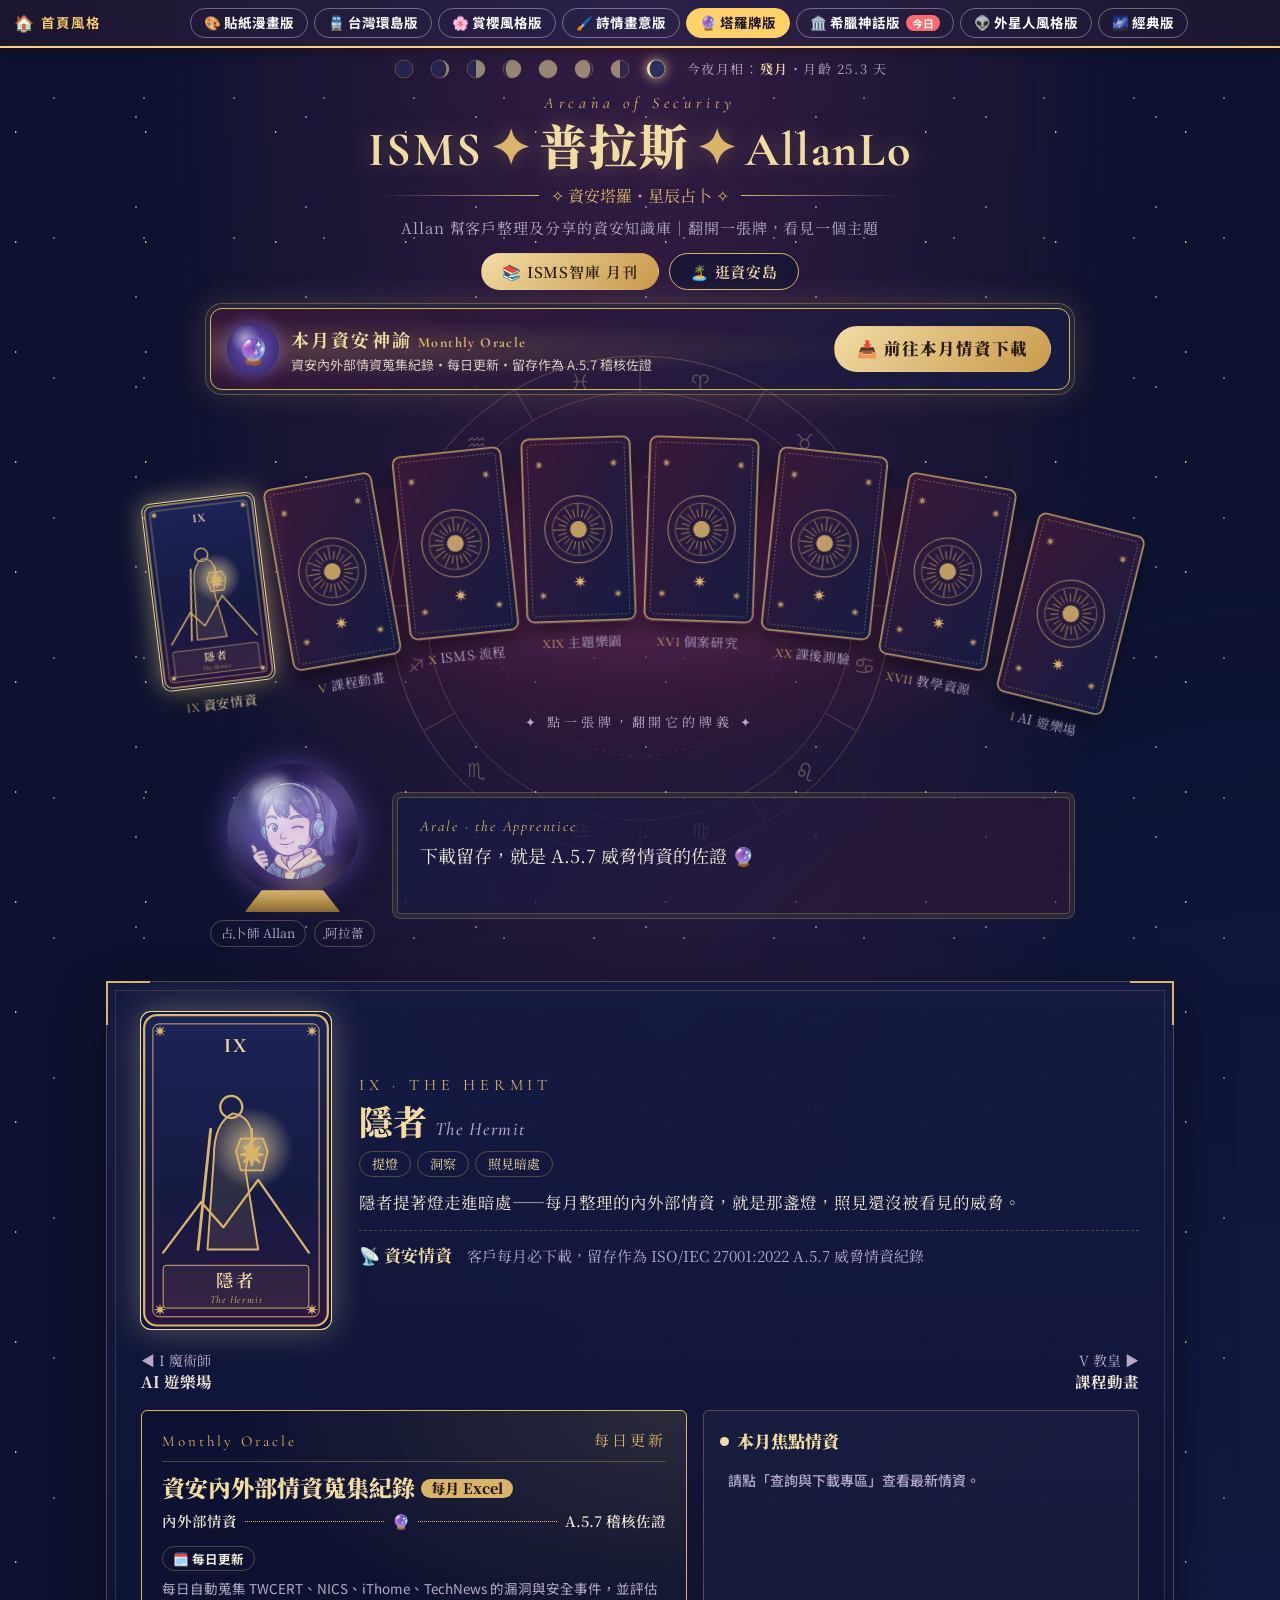
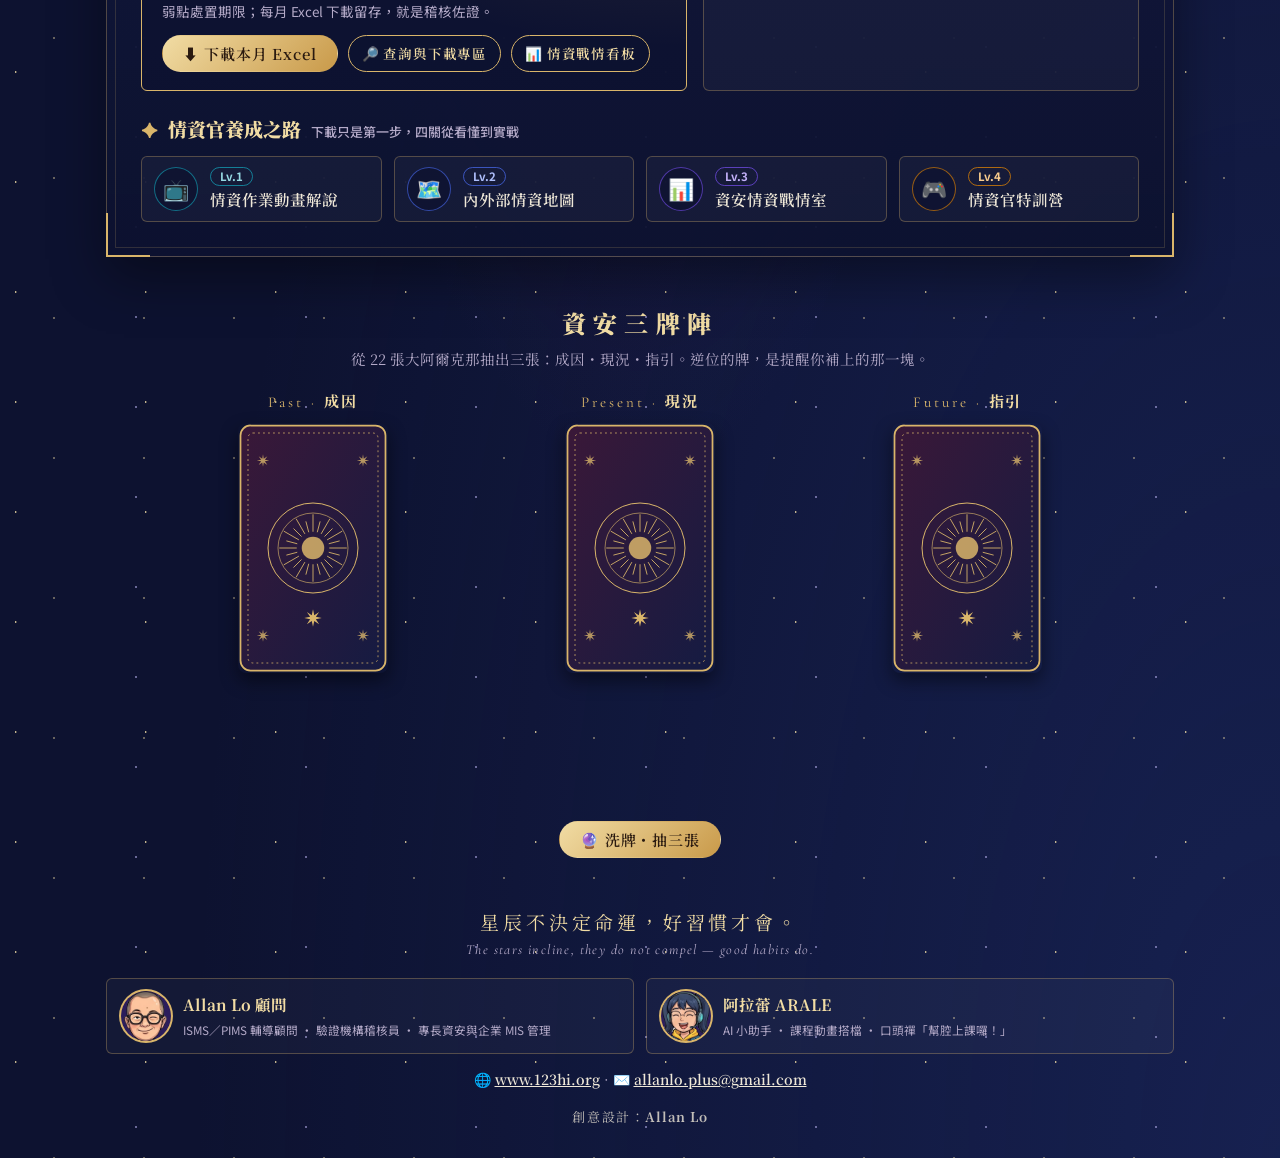
<file: home-tarot.html>
<!doctype html>
<html lang="zh-Hant-TW">
<head>
<meta charset="utf-8">
<meta name="viewport" content="width=device-width, initial-scale=1">
<title>ISMS·普拉斯·AllanLo｜資安塔羅・星辰占卜（塔羅牌版）</title>
<meta name="description" content="Allan 幫客戶整理及分享的資安知識庫：每月資安內外部情資、課程動畫、課後測驗與教學資源。塔羅牌版：八張大阿爾克那牌就是八個主題，翻牌解讀，還能抽一組資安三牌陣。">
<base target="_blank">
<link rel="preconnect" href="https://fonts.googleapis.com">
<link rel="preconnect" href="https://fonts.gstatic.com" crossorigin>
<link href="https://fonts.googleapis.com/css2?family=Cormorant+Garamond:ital,wght@0,500;0,700;1,500&family=Noto+Serif+TC:wght@400;600;900&family=Noto+Sans+TC:wght@500;700&family=Noto+Sans+Symbols:wght@500&family=Noto+Sans+Symbols+2&display=swap" rel="stylesheet">
<style>
/* 塔羅牌版首頁「資安塔羅・星辰占卜」：
   夜空下的絲絨牌桌，黃道十二宮緩緩轉動；八張大阿爾克那牌（自繪金線牌面）＝八個分類，開頁時發牌成弧形，點牌翻面。
   水晶球裡浮現 Allan（占卜師）與阿拉蕾的對話；下方「牌義解讀」是內容面板；再往下「資安三牌陣」可抽 22 張大阿爾克那（成因・現況・指引，含逆位）。
   頂端月相列依今天日期計算真實月相。其他版本見 versions.js（頁尾可切換）；資料陣列與情資邏輯與各版首頁相同。 */
:root{
  --night:#0d1230; --night2:#151b42; --velvet:#3a1838; --gold:#d9b56a; --gold2:#f1dca4; --ink:#efe8d8; --muted:#b4aac8; --line:rgba(217,181,106,.32);
  --plum:#6b2a5a; --tc:#d9b56a;
  --la:"Cormorant Garamond","Noto Serif TC",serif; --serif:"Noto Serif TC","Songti TC",serif; --sym:"Noto Sans Symbols","Noto Sans Symbols 2","Segoe UI Symbol","Apple Symbols",serif;
}
*{box-sizing:border-box}
[hidden]{display:none!important}
html{scroll-behavior:smooth;background:var(--night)}
body{margin:0;color:var(--ink);font-family:var(--serif);line-height:1.7;overflow-x:hidden;background:
  radial-gradient(circle at 12% 20%,rgba(241,220,164,.8) 0 .7px,transparent 1.2px) 0 0/130px 110px,
  radial-gradient(circle at 60% 70%,rgba(241,220,164,.55) 0 .6px,transparent 1px) 0 0/90px 140px,
  radial-gradient(circle at 80% 30%,rgba(200,190,255,.5) 0 .8px,transparent 1.3px) 0 0/170px 90px,
  radial-gradient(ellipse at 50% -10%,rgba(107,42,90,.45),transparent 55%),
  radial-gradient(ellipse at 100% 100%,rgba(40,60,140,.35),transparent 60%),var(--night)}
img{max-width:100%;display:block}
a{color:inherit}
button{font:inherit;color:inherit;cursor:pointer}
:focus-visible{outline:2px solid var(--gold2);outline-offset:3px}
.wrap{max-width:1100px;margin:0 auto;padding:0 16px}
.defs{position:absolute;width:0;height:0;overflow:hidden}

/* ---------- 月相列 ---------- */
.moons{display:flex;align-items:center;justify-content:center;gap:14px;padding:10px 12px 0;font-family:var(--la);color:var(--muted)}
.moons svg{width:22px;height:22px;opacity:.55;transition:opacity .3s}
.moons svg.on{opacity:1;filter:drop-shadow(0 0 6px rgba(241,220,164,.8))}
.moons .cap{font-family:var(--serif);font-size:13px;letter-spacing:.12em;margin-left:6px}
.moons .cap b{color:var(--gold2);font-weight:600}

/* ---------- 標題 ---------- */
.title{text-align:center;padding:10px 0 0}
.title .eb{font-family:var(--la);font-style:italic;font-size:16px;letter-spacing:.3em;color:var(--gold)}
h1{margin:0;font-family:var(--la);font-weight:700;font-size:clamp(30px,4.4vw,48px);line-height:1.15;letter-spacing:.04em;color:var(--gold2);text-shadow:0 0 22px rgba(217,181,106,.35)}
h1 span{font-family:var(--serif);font-weight:900}
h1 i{font-style:normal;color:var(--gold);margin:0 .15em}
.orn{display:flex;align-items:center;justify-content:center;gap:12px;margin:4px 0 0;color:var(--gold)}
.orn::before,.orn::after{content:"";width:min(160px,18vw);height:1px;background:linear-gradient(90deg,transparent,var(--gold))}
.orn::after{transform:scaleX(-1)}
.title p{margin:6px 0 0;color:var(--muted);font-size:15px;letter-spacing:.06em}
.cta{display:flex;justify-content:center;gap:10px;flex-wrap:wrap;margin-top:12px}
.btn{display:inline-flex;align-items:center;justify-content:center;gap:6px;padding:8px 20px;border:1px solid var(--gold);border-radius:999px;background:rgba(13,18,48,.5);font-family:var(--serif);font-weight:600;font-size:15px;line-height:1.3;text-decoration:none;text-align:center;letter-spacing:.06em;color:var(--gold2);transition:background .2s,box-shadow .2s,color .2s}
.btn:hover{background:rgba(217,181,106,.14);box-shadow:0 0 18px rgba(217,181,106,.35)}
.btn.gold{background:linear-gradient(135deg,#f1dca4,#c99a4a);color:#2a1a10;border-color:transparent}
.btn.gold:hover{background:linear-gradient(135deg,#fff0c4,#d9a957)}
.btn.sm{padding:5px 13px;font-size:13.5px}

/* ---------- 本月資安神諭（情資下載，放最上方：客戶最常用） ---------- */
.odl{position:relative;display:flex;align-items:center;justify-content:space-between;gap:18px;max-width:860px;margin:18px auto 0;padding:14px 18px 14px 16px;border:1px solid var(--gold);border-radius:12px;background:radial-gradient(ellipse at 0 50%,rgba(217,181,106,.22),transparent 55%),linear-gradient(135deg,rgba(58,24,56,.85),rgba(21,27,66,.9));box-shadow:0 0 0 4px rgba(13,18,48,.7),0 0 0 5px rgba(217,181,106,.35),0 0 34px rgba(217,181,106,.25)}
.odl .l{display:flex;align-items:center;gap:12px;min-width:0}
.odl .ic{flex:none;display:grid;place-items:center;width:52px;height:52px;border-radius:50%;font-size:26px;background:radial-gradient(circle at 35% 30%,rgba(255,255,255,.5),transparent 30%),radial-gradient(circle,#6d55b8,#2b1d5c);box-shadow:0 0 18px rgba(150,120,255,.55)}
.odl b{display:block;font-size:18px;letter-spacing:.12em;color:var(--gold2)}
.odl b em{font-style:normal;font-family:var(--la);font-size:14px;color:var(--gold);letter-spacing:.1em;margin-left:6px}
.odl small{display:block;font-family:"Noto Sans TC",sans-serif;font-size:13px;color:var(--ink);opacity:.85;line-height:1.5}
.odl small .rk{color:#ffb3c1;font-weight:700}
.odl .r{display:flex;flex-direction:column;align-items:stretch;gap:6px;flex:none}
.btn.dl{padding:11px 22px;font-size:16.5px;font-weight:900;animation:dlglow 2.6s ease-in-out infinite}
@keyframes dlglow{50%{box-shadow:0 0 26px rgba(241,220,164,.75)}}
.odl .r .sm2{display:flex;gap:6px;justify-content:flex-end}

/* ---------- 牌桌 ---------- */
.table{position:relative;height:340px;margin:16px auto 0;max-width:1100px;--sp:min(122px,11.4vw);--cw:min(112px,10.4vw)}
.table::before{content:"";position:absolute;left:50%;top:44%;width:min(1000px,96vw);height:300px;transform:translate(-50%,-30%);border-radius:50%;background:radial-gradient(ellipse at 50% 40%,rgba(107,42,90,.75),rgba(58,24,56,.6) 45%,transparent 70%)}
.zodiac{position:absolute;left:50%;top:50%;width:520px;height:520px;margin:-230px 0 0 -260px;opacity:.28;animation:spin 160s linear infinite;pointer-events:none}
@keyframes spin{to{transform:rotate(360deg)}}
.tc{position:absolute;left:calc(50% + (var(--i) - 3.5) * var(--sp) - var(--cw) / 2);top:calc(28px + var(--a) * var(--a) * 7px);width:var(--cw);border:0;padding:0;background:none;transform:rotate(calc((var(--i) - 3.5) * 4deg));transition:left .7s cubic-bezier(.3,.9,.3,1) calc(var(--i) * 70ms),top .7s cubic-bezier(.3,.9,.3,1) calc(var(--i) * 70ms),transform .5s ease;perspective:900px;-webkit-tap-highlight-color:transparent;z-index:1}
.deck .tc{left:calc(50% - var(--cw) / 2);top:60px;transform:none}
.tc .in{position:relative;display:block;aspect-ratio:120/200;transform-style:preserve-3d;transition:transform .8s cubic-bezier(.3,.8,.3,1)}
.tc .back,.tc .face{position:absolute;inset:0;backface-visibility:hidden;-webkit-backface-visibility:hidden;border-radius:8px;box-shadow:0 8px 18px rgba(0,0,0,.45)}
.tc .face{transform:rotateY(180deg)}
.tc svg,.big svg,.sc svg{display:block;width:100%;height:100%}
.tc .lb{display:block;margin-top:8px;font-size:13px;letter-spacing:.06em;color:var(--muted);text-align:center;white-space:nowrap;transition:color .3s}
.tc .lb small{font-family:var(--la);font-size:13px;color:var(--gold);margin-right:3px}
.tc:hover{transform:rotate(calc((var(--i) - 3.5) * 4deg)) translateY(-8px)}
.tc[aria-selected="true"]{z-index:3;transform:rotate(calc((var(--i) - 3.5) * 2deg)) translateY(-22px)}
.tc[aria-selected="true"] .in{transform:rotateY(180deg)}
.tc[aria-selected="true"] .face{box-shadow:0 0 0 1px var(--gold2),0 0 26px rgba(241,220,164,.55),0 10px 22px rgba(0,0,0,.5)}
.tc[aria-selected="true"] .lb{color:var(--gold2)}
.hint{position:absolute;left:0;right:0;bottom:0;text-align:center;font-size:13px;letter-spacing:.3em;color:var(--muted)}

/* ---------- 水晶球對話 ---------- */
.oracle{display:grid;grid-template-columns:auto minmax(0,1fr);align-items:center;gap:22px;max-width:860px;margin:18px auto 0}
.ballbox{position:relative;display:flex;flex-direction:column;align-items:center;border:0;background:none;padding:0}
.orb{position:relative;width:132px;height:132px;border-radius:50%;overflow:hidden;background:radial-gradient(circle at 35% 30%,rgba(255,255,255,.55),transparent 22%),radial-gradient(circle at 50% 60%,#6d55b8,#2b1d5c 60%,#120c2a);box-shadow:0 0 30px rgba(150,120,255,.45),inset 0 -10px 30px rgba(0,0,0,.5)}
.orb img{position:absolute;left:14%;top:12%;width:72%;height:auto;opacity:.78;mix-blend-mode:screen;filter:saturate(.6) brightness(1.15);border-radius:50%;transition:opacity .5s}
.orb .mist{position:absolute;inset:-30%;background:conic-gradient(from 0deg,transparent,rgba(200,170,255,.35),transparent 30%,rgba(241,220,164,.25),transparent 60%,rgba(170,200,255,.3),transparent);filter:blur(10px);animation:spin 9s linear infinite}
.orb::after{content:"";position:absolute;left:18%;top:10%;width:30%;height:18%;border-radius:50%;background:rgba(255,255,255,.35);filter:blur(4px);transform:rotate(-25deg)}
.orb.swap img{opacity:0}
.stand{width:96px;height:22px;margin-top:-6px;background:linear-gradient(180deg,#d9b56a,#8a6a30);clip-path:polygon(18% 0,82% 0,100% 100%,0 100%);border-radius:2px}
.who{display:flex;gap:8px;margin-top:8px}
.who button{border:1px solid var(--line);border-radius:999px;background:transparent;padding:2px 10px;font-size:12.5px;color:var(--muted)}
.who button:hover{border-color:var(--gold);color:var(--gold2)}
.say{position:relative;padding:16px 22px;border:1px solid var(--line);border-radius:4px;background:linear-gradient(135deg,rgba(21,27,66,.85),rgba(58,24,56,.55));box-shadow:0 0 0 4px rgba(13,18,48,.6),0 0 0 5px var(--line)}
.say .nm{display:block;font-family:var(--la);font-style:italic;font-size:15px;letter-spacing:.12em;color:var(--gold)}
.say .tx{display:block;min-height:3.2em;font-size:18px;line-height:1.7}
.say .tx span{opacity:0;animation:appear .5s ease-out forwards}
@keyframes appear{from{opacity:0;filter:blur(4px)}to{opacity:1;filter:none}}

/* ---------- 牌義解讀（面板） ---------- */
.grim{position:relative;margin:34px auto 0;padding:4px;max-width:1100px;border:1px solid var(--line);background:linear-gradient(180deg,rgba(21,27,66,.92),rgba(13,18,48,.95));box-shadow:0 20px 50px rgba(0,0,0,.4);scroll-margin-top:12px}
.grim::before{content:"";position:absolute;inset:8px;border:1px solid rgba(217,181,106,.18);pointer-events:none}
.corner{position:absolute;width:44px;height:44px;border:2px solid var(--gold);pointer-events:none}
.corner.tl{left:-1px;top:-1px;border-right:0;border-bottom:0}.corner.tr{right:-1px;top:-1px;border-left:0;border-bottom:0}
.corner.bl{left:-1px;bottom:-1px;border-right:0;border-top:0}.corner.br{right:-1px;bottom:-1px;border-left:0;border-top:0}
.rd{display:grid;grid-template-columns:190px minmax(0,1fr);gap:28px;align-items:center;padding:26px 30px 18px}
.big{width:190px;aspect-ratio:120/200;border-radius:10px;box-shadow:0 0 0 1px var(--gold2),0 0 34px rgba(241,220,164,.35)}
.big.flip{animation:bigflip .7s ease-out}
@keyframes bigflip{from{transform:perspective(700px) rotateY(90deg);opacity:.3}}
.rd .no{font-family:var(--la);font-size:16px;letter-spacing:.3em;color:var(--gold)}
.rd h2{margin:0;font-weight:900;font-size:clamp(26px,3.4vw,34px);line-height:1.3;color:var(--gold2)}
.rd h2 small{font-family:var(--la);font-style:italic;font-weight:500;font-size:.55em;color:var(--muted);margin-left:8px;letter-spacing:.08em}
.kw{display:flex;flex-wrap:wrap;gap:6px;margin:8px 0 10px}
.kw span{padding:1px 12px;border:1px solid var(--line);border-radius:999px;font-size:13px;color:var(--gold2)}
.rd .rdx{margin:0;font-size:16.5px;line-height:1.85}
.rd .cat{margin:12px 0 0;padding-top:10px;border-top:1px dashed var(--line);font-size:15px;color:var(--muted)}
.rd .cat b{color:var(--tc);font-size:17px}
.nav{display:flex;justify-content:space-between;gap:10px;padding:0 30px}
.nb{border:0;background:none;padding:4px 0;font-size:14px;color:var(--muted);text-align:left;line-height:1.4}
.nb b{display:block;font-size:15.5px;color:var(--ink)}
.nb.next{text-align:right}
.nb:hover b{color:var(--gold2)}
.body{padding:14px 30px 30px}
.body section{animation:appear .6s ease-out}
.sub{display:flex;align-items:baseline;gap:10px;flex-wrap:wrap;margin:22px 0 10px;font-size:19px;font-weight:900;color:var(--gold2)}
.sub::before{content:"✦";color:var(--gold);font-family:var(--sym)}
.sub small{font-family:"Noto Sans TC",sans-serif;font-size:13px;font-weight:500;color:var(--muted)}
.grid{display:grid;gap:12px}
.g2{grid-template-columns:repeat(2,1fr)}.g3{grid-template-columns:repeat(3,1fr)}.g4{grid-template-columns:repeat(4,1fr)}.g5{grid-template-columns:repeat(5,1fr)}

.row,.tile,.case{position:relative;border:1px solid var(--line);border-radius:6px;background:rgba(255,255,255,.035);text-decoration:none;transition:border-color .2s,background .2s,box-shadow .2s,transform .2s}
.row:hover,.tile:hover,a.case:hover{border-color:var(--gold);background:rgba(217,181,106,.08);box-shadow:0 0 18px rgba(217,181,106,.2);transform:translateY(-2px)}
.row{display:flex;align-items:center;gap:12px;min-height:62px;padding:10px 12px}
.row .ic{flex:none;min-width:44px;height:44px;padding:0 6px;border-radius:50%;display:grid;place-items:center;text-align:center;font-size:21px;background:rgba(13,18,48,.7);box-shadow:inset 0 0 0 1px color-mix(in srgb,var(--c,var(--gold)) 60%,transparent)}
.row .ic.txt{border-radius:6px;font-family:"Noto Sans TC",sans-serif;font-size:12px;font-weight:700;color:#fff;background:var(--c);line-height:1.15;box-shadow:none}
.row .ic.wide{width:66px;height:46px}
.row .tx{min-width:0;font-weight:600;font-size:15.5px;line-height:1.45}
.row .tx small{display:block;font-family:"Noto Sans TC",sans-serif;font-weight:500;font-size:12.5px;color:var(--muted);line-height:1.45}
.tg{display:table;margin-bottom:2px;padding:0 9px;border-radius:999px;border:1px solid color-mix(in srgb,var(--c,var(--gold)) 70%,transparent);color:color-mix(in srgb,var(--c,var(--gold)) 45%,#fff);font-family:"Noto Sans TC",sans-serif;font-size:11.5px;font-weight:700}
.clamp{display:-webkit-box!important;-webkit-line-clamp:2;-webkit-box-orient:vertical;overflow:hidden}
.tile{display:flex;flex-direction:column;align-items:center;gap:3px;padding:12px 8px;text-align:center}
.tile .e{font-size:28px;line-height:1.2}
.tile small{font-family:var(--la);font-size:14px;color:var(--gold);letter-spacing:.1em}
.tile b{font-size:14.5px;line-height:1.35}
.tile .d{font-family:"Noto Sans TC",sans-serif;font-size:12px;color:var(--muted);line-height:1.45}

/* 情資：神諭 */
.intel{display:grid;grid-template-columns:1.25fr 1fr;gap:16px}
.ticket{position:relative;padding:18px 20px;border:1px solid var(--gold);border-radius:6px;background:radial-gradient(ellipse at 100% 0,rgba(217,181,106,.15),transparent 60%),rgba(13,18,48,.6)}
.ticket .kind{display:flex;justify-content:space-between;gap:8px;font-family:var(--la);font-size:15px;letter-spacing:.2em;color:var(--gold);border-bottom:1px solid var(--line);padding-bottom:6px;margin-bottom:10px}
.ticket h3{margin:0 0 6px;font-size:clamp(19px,2.2vw,23px);font-weight:900;line-height:1.35;color:var(--gold2)}
.ticket h3 span{display:inline-block;padding:0 10px;border-radius:999px;background:var(--gold);color:#2a1a10;font-size:.62em;vertical-align:3px}
.route{display:flex;align-items:center;gap:8px;flex-wrap:wrap;margin:0 0 10px;font-weight:600;font-size:14.5px}
.route i{flex:1 1 20px;min-width:20px;height:0;border-top:1px dotted var(--gold)}
.pill{display:inline-block;padding:1px 10px;border:1px solid var(--line);border-radius:999px;font-family:"Noto Sans TC",sans-serif;font-size:12.5px;font-weight:700;margin:0 4px 6px 0}
.pill.risk{border-color:#e07a8a;color:#ffc2cc}
.ticket p{margin:0 0 12px;font-family:"Noto Sans TC",sans-serif;font-size:13.5px;color:var(--muted)}
.acts{display:flex;flex-wrap:wrap;gap:10px}
.focus{padding:16px;border:1px solid var(--line);border-radius:6px;background:rgba(255,255,255,.03)}
.focus h3{margin:0 0 6px;font-size:17px;font-weight:900;display:flex;align-items:center;gap:8px;color:var(--gold2)}
.live{width:9px;height:9px;border-radius:50%;background:var(--gold2);animation:ping 2s infinite}
@keyframes ping{0%{box-shadow:0 0 0 0 rgba(241,220,164,.6)}70%,100%{box-shadow:0 0 0 10px rgba(241,220,164,0)}}
.focus a,.focus .ph{display:block;padding:8px;border-radius:4px;text-decoration:none;font-family:"Noto Sans TC",sans-serif;font-size:14px;font-weight:700;line-height:1.45}
.focus a+a{border-top:1px dotted var(--line)}
.focus a:hover{background:rgba(217,181,106,.08)}
.focus small{display:block;font-size:12px;font-weight:500;color:var(--muted)}
.focus .ph{color:var(--muted);font-weight:500}
.bd{display:inline-block;margin-left:4px;padding:0 6px;border-radius:999px;border:1px solid #e07a8a;color:#ffc2cc;font-size:11px;font-weight:700}
.bd.kev{background:#b8324a;border-color:#b8324a;color:#fff}

/* 個案 */
.seg{display:inline-flex;margin-bottom:14px;border:1px solid var(--gold);border-radius:999px;overflow:hidden}
.seg button{border:0;background:transparent;padding:6px 16px;font-family:var(--serif);font-weight:600;font-size:14.5px;color:var(--gold2)}
.seg button+button{border-left:1px solid var(--line)}
.seg button[aria-pressed="true"]{background:var(--gold);color:#2a1a10}
.case{display:flex;flex-direction:column;gap:4px;padding:13px 14px}
.case .no{font-family:"Noto Sans TC",sans-serif;font-size:12px;font-weight:700;color:var(--gold)}
.case .no .tg{display:inline-block;margin:0 6px 0 0}
.case b{font-size:15.5px;line-height:1.45}
.case small{font-family:"Noto Sans TC",sans-serif;font-size:12.5px;color:var(--muted);line-height:1.45}
.case .acts{margin-top:auto;padding-top:6px;gap:8px}
.sev{border-color:#f0a35e!important;color:#ffd2a8!important}.sev.urgent{background:#b8324a!important;border-color:#b8324a!important;color:#fff!important}
.foot{display:flex;flex-wrap:wrap;align-items:center;gap:10px;margin-top:16px}
.foot .note{flex:1 1 260px;margin:0;font-family:"Noto Sans TC",sans-serif;font-size:12px;color:var(--muted)}

/* ---------- 資安三牌陣 ---------- */
.spread{max-width:960px;margin:46px auto 0;text-align:center}
.spread h3{margin:0;font-size:24px;font-weight:900;letter-spacing:.3em;color:var(--gold2)}
.spread .lead{margin:4px 0 16px;color:var(--muted);font-size:14.5px}
.slots{display:grid;grid-template-columns:repeat(3,1fr);gap:22px;align-items:start}
.slot{display:flex;flex-direction:column;align-items:center;gap:8px}
.slot .pos{font-family:var(--la);font-size:15px;letter-spacing:.2em;color:var(--gold)}
.slot .pos b{font-family:var(--serif);color:var(--gold2);letter-spacing:.1em}
.sc{width:150px;aspect-ratio:120/200;perspective:900px}
.sc .in{position:relative;display:block;width:100%;height:100%;transform-style:preserve-3d;transition:transform .9s cubic-bezier(.3,.8,.3,1)}
.sc .back,.sc .face{position:absolute;inset:0;backface-visibility:hidden;-webkit-backface-visibility:hidden;border-radius:8px;box-shadow:0 8px 18px rgba(0,0,0,.45)}
.sc .face{transform:rotateY(180deg)}
.sc.up .in{transform:rotateY(180deg)}
.sc.rev .face svg{transform:rotate(180deg)}
.slot .mean{min-height:6.5em;max-width:280px;font-size:14.5px;line-height:1.7;opacity:0;transition:opacity .6s}
.slot .mean.show{opacity:1}
.slot .mean b{display:block;color:var(--gold2);font-size:15.5px}
.slot .mean em{font-style:normal;color:#ffb3c1}
.draw{margin-top:16px}

/* ---------- 頁尾 ---------- */
footer{max-width:1100px;margin:48px auto 0;padding:0 16px 30px;font-size:14px;text-align:center}
.motto{margin:0 0 16px;font-size:19px;letter-spacing:.2em;color:var(--gold2)}
.motto small{display:block;font-family:var(--la);font-style:italic;font-size:14px;color:var(--muted);letter-spacing:.1em}
.about{display:grid;grid-template-columns:1fr 1fr;gap:12px;text-align:left}
.about>div{display:flex;align-items:center;gap:12px;padding:12px 14px;border:1px solid var(--line);border-radius:6px;background:rgba(255,255,255,.03)}
.about img{flex:none;width:50px;height:50px;border-radius:50%;background:#2b1d5c;object-fit:cover;object-position:top;box-shadow:0 0 0 2px var(--gold)}
.about b{display:block;font-size:15.5px;color:var(--gold2)}
.about small{font-family:"Noto Sans TC",sans-serif;color:var(--muted)}
.contact{margin-top:14px;color:var(--muted)}
.contact a{color:var(--ink);font-weight:600}
#verSwitch{color:var(--gold)}
.fab{position:fixed;right:12px;bottom:12px;z-index:10;padding:7px 15px;border:1px solid var(--gold);border-radius:999px;background:rgba(13,18,48,.92);color:var(--gold2);font-family:var(--serif);font-weight:600;font-size:14px;box-shadow:0 0 14px rgba(217,181,106,.3);opacity:0;pointer-events:none;transform:translateY(12px);transition:opacity .2s ease,transform .2s ease}
.fab.show{opacity:1;pointer-events:auto;transform:none}

/* ---------- 手機 ---------- */
@media (max-width:900px){
  .g5{grid-template-columns:repeat(3,1fr)}.g3{grid-template-columns:repeat(2,1fr)}.g4{grid-template-columns:repeat(2,1fr)}
  .tc .lb{font-size:11.5px}.tc .lb small{display:block;margin:0}
}
@media (max-width:760px){
  .wrap{padding:0 10px}
  .moons{gap:7px;padding-top:8px}.moons svg{width:16px;height:16px}.moons .cap{font-size:11.5px;margin-left:2px;letter-spacing:.04em}
  .title .eb{font-size:13px}
  .title p{display:none}
  .orn{display:none}
  .cta{display:grid;grid-template-columns:1fr 1fr;gap:8px;margin-top:8px}
  .cta .btn{padding:6px;font-size:13.5px}
  .odl{flex-direction:column;align-items:stretch;gap:10px;margin-top:12px;padding:12px}
  .odl .ic{width:40px;height:40px;font-size:20px}
  .odl b{font-size:16px}
  .odl .r .sm2{justify-content:stretch}.odl .r .sm2 .btn{flex:1}
  .btn.dl{font-size:15.5px;padding:10px 12px}
  .table{height:auto;display:grid;grid-template-columns:repeat(4,1fr);gap:12px 10px;margin-top:12px;padding:10px 4px 4px;overflow:hidden}
  .table::before{width:100%;height:100%;top:50%;transform:translate(-50%,-50%)}
  .zodiac{width:360px;height:360px;margin:-180px 0 0 -180px}
  .tc,.deck .tc{position:relative;left:auto;top:auto;width:auto;transform:none}
  .tc:hover{transform:none}
  .tc[aria-selected="true"]{transform:translateY(-5px)}
  .tc .lb{margin-top:4px;font-size:11px;letter-spacing:0}
  .tc .lb small{font-size:11px}
  .hint{position:static;grid-column:1/-1;font-size:11.5px;letter-spacing:.1em}
  .oracle{grid-template-columns:auto minmax(0,1fr);gap:12px;margin-top:12px}
  .orb{width:76px;height:76px}.stand{width:56px;height:14px}.who{display:none}
  .say{padding:10px 12px}.say .tx{font-size:15px;min-height:0}
  .grim{margin-top:22px;padding:2px}
  .rd{grid-template-columns:1fr;padding:18px 16px 12px;gap:10px}
  .big{display:none}
  .rd .rdx{font-size:15px}
  .nav{padding:0 16px}
  .body{padding:12px 14px 22px}
  .intel,.g3,.g2.stack{grid-template-columns:1fr}
  .acts .btn.wide{flex:1 1 100%}
  .tile .d,.ticket p{display:none!important}
  .slots{gap:8px}
  .sc{width:100%}
  .slot .mean{font-size:12.5px;min-height:0}
  .slot .mean b{font-size:13px}
  .slot .pos{font-size:12px;letter-spacing:.05em}
  .about{grid-template-columns:1fr}
  footer{padding-bottom:70px}
}
@media (prefers-reduced-motion:reduce){*,*::before,*::after{animation:none!important;transition:none!important}html{scroll-behavior:auto}.say .tx span{opacity:1}}

.dlflash{animation:dlflash 2.2s ease-out}
@keyframes dlflash{0%,100%{box-shadow:none}20%,55%{box-shadow:0 0 0 4px rgba(255,200,60,.9),0 0 34px rgba(255,200,60,.65)}}
</style>
</head>
<body>
<svg class="defs" aria-hidden="true"><defs>
  <linearGradient id="cardbg" x1="0" y1="0" x2="0" y2="1"><stop offset="0" stop-color="#1c2357"/><stop offset=".55" stop-color="#151b42"/><stop offset="1" stop-color="#2a1640"/></linearGradient>
  <linearGradient id="backbg" x1="0" y1="0" x2="1" y2="1"><stop offset="0" stop-color="#3a1838"/><stop offset="1" stop-color="#151b42"/></linearGradient>
  <radialGradient id="glowg"><stop offset="0" stop-color="#f1dca4" stop-opacity=".75"/><stop offset="1" stop-color="#f1dca4" stop-opacity="0"/></radialGradient>
</defs></svg>

<div class="moons" id="moons" aria-label="今夜月相"></div>

<div class="wrap">
<header class="title">
  <div class="eb">Arcana of Security</div>
  <h1>ISMS<i>✦</i><span>普拉斯</span><i>✦</i>AllanLo</h1>
  <div class="orn">✧ 資安塔羅・星辰占卜 ✧</div>
  <p>Allan 幫客戶整理及分享的資安知識庫｜翻開一張牌，看見一個主題</p>
  <div class="cta"><a class="btn gold" id="heroThink" href="#">📚 ISMS智庫 月刊</a><a class="btn" href="https://allanlo.123hi.org/isms_island/" rel="noopener">🏝️ 逛資安島</a></div>
</header>

<!-- ================= 本月資安神諭：情資下載（Allan 指定要醒目） ================= -->
<section class="odl" aria-label="本月資安情資下載">
  <div class="l"><span class="ic" aria-hidden="true">🔮</span><div><b>本月資安神諭<em>Monthly Oracle</em></b><small id="heroMeta">資安內外部情資蒐集紀錄・每日更新・留存作為 A.5.7 稽核佐證</small></div></div>
  <div class="r"><a class="btn gold dl" id="heroXlsx" href="#p-intel" target="_self">📥 前往本月情資下載</a></div>
</section>

<!-- ================= 牌桌：八張大阿爾克那 ================= -->
<nav class="table deck" id="table" role="tablist" aria-label="八張塔羅牌：八個分類">
  <svg class="zodiac" id="zodiac" viewBox="0 0 520 520" aria-hidden="true"></svg>
  <p class="hint">✦ 點一張牌，翻開它的牌義 ✦</p>
</nav>

<!-- ================= 水晶球 ================= -->
<section class="oracle" aria-label="Allan 與阿拉蕾的占卜對話">
  <div class="ballbox"><div class="orb" id="orb"><span class="mist"></span><img id="orbFace" src="assets/img/allan-smile.webp" alt=""></div><div class="stand"></div>
    <div class="who"><button id="whoA">占卜師 Allan</button><button id="whoB">阿拉蕾</button></div></div>
  <div class="say" id="say" aria-live="polite"><span class="nm" id="sayName">Allan · the Reader</span><span class="tx" id="sayTx"></span></div>
</section>

<!-- ================= 牌義解讀 ================= -->
<main class="grim" id="panel">
  <span class="corner tl"></span><span class="corner tr"></span><span class="corner bl"></span><span class="corner br"></span>
  <div class="rd">
    <div class="big" id="big"></div>
    <div><div class="no" id="sNo"></div><h2 id="sCard"></h2><div class="kw" id="sKw"></div><p class="rdx" id="sRead"></p><p class="cat"><b id="sTitle"></b>　<span id="sDesc"></span></p></div>
  </div>
  <div class="nav"><button class="nb prev" id="prevBtn"></button><button class="nb next" id="nextBtn"></button></div>
  <div class="body">
  <section id="p-intel" role="tabpanel">
    <div class="intel">
      <div class="ticket">
        <div class="kind"><span>Monthly Oracle</span><span>每日更新</span></div>
        <h3>資安內外部情資蒐集紀錄 <span id="fileYear">每月 Excel</span></h3>
        <div class="route"><span>內外部情資</span><i></i><span>🔮</span><i></i><span>A.5.7 稽核佐證</span></div>
        <span class="pill" id="monthLabel">🗓️ 每日更新</span><span class="pill risk" id="riskPill" hidden></span>
        <p>每日自動蒐集 TWCERT、NICS、iThome、TechNews 的漏洞與安全事件，並評估弱點處置期限；每月 Excel 下載留存，就是稽核佐證。</p>
        <div class="acts">
          <a class="btn gold wide" id="btnXlsx" href="#">⬇️ 下載本月 Excel</a>
          <a class="btn sm" id="btnOther" href="#" hidden></a>
          <a class="btn sm" id="btnOpen" href="#">🔎 查詢與下載專區</a>
          <a class="btn sm" href="https://allanloplus.github.io/intelligence/" rel="noopener">📊 情資戰情看板</a>
        </div>
      </div>
      <div class="focus">
        <h3><span class="live"></span><span id="focusTitle">本月焦點情資</span></h3>
        <div id="focusList"><div class="ph">水晶球正在浮現最新情資…</div></div>
      </div>
    </div>
    <h3 class="sub">情資官養成之路 <small>下載只是第一步，四關從看懂到實戰</small></h3>
    <div class="grid g4" id="lvs"></div>
  </section>
  <section id="p-courses" role="tabpanel" hidden><div class="grid g3" id="courses"></div></section>
  <section id="p-flows" role="tabpanel" hidden><div class="grid g5" id="flows"></div></section>
  <section id="p-park" role="tabpanel" hidden><div class="grid g2 stack" id="park"></div></section>
  <section id="p-cases" role="tabpanel" hidden>
    <div class="seg" id="seg">
      <button aria-pressed="true" data-v="files">🗂️ 企業個案</button><button aria-pressed="false" data-v="news">📰 資安日報</button><button aria-pressed="false" data-v="aicase">🤖 AI 開發個案</button>
    </div>
    <div class="grid g3" id="files"></div>
    <div class="grid g3" id="news" hidden></div>
    <div class="grid g3" id="aicase" hidden></div>
    <div class="foot">
      <a class="btn sm gold" id="caseRoom" href="#">🔍 進入資安個案研究室 ↗</a>
      <a class="btn sm" id="newsAll" href="#">📰 看全部新聞個案 ↗</a>
      <p class="note">每案含動畫閱讀、討論互動、決策模擬與教學手冊（90 分鐘）。個案改編自公開資料，人物與公司名稱均為虛構，僅供教學討論。</p>
    </div>
  </section>
  <section id="p-quiz" role="tabpanel" hidden><div class="grid g2 stack" id="quiz"></div></section>
  <section id="p-res" role="tabpanel" hidden>
    <h3 class="sub" style="margin-top:0">教學資源</h3>
    <div class="grid g4" id="resList"></div>
    <h3 class="sub">外部情資來源</h3>
    <div class="grid g4" id="srcList"></div>
  </section>
  <section id="p-arcade" role="tabpanel" hidden><div class="grid g5" id="arcade"></div></section>
  </div>
</main>

<!-- ================= 資安三牌陣 ================= -->
<section class="spread" aria-labelledby="spT">
  <h3 id="spT">資安三牌陣</h3>
  <p class="lead">從 22 張大阿爾克那抽出三張：成因・現況・指引。逆位的牌，是提醒你補上的那一塊。</p>
  <div class="slots" id="slots"></div>
  <button class="btn gold draw" id="drawBtn" target="_self">🔮 洗牌・抽三張</button>
</section>
</div>

<footer>
  <p class="motto">星辰不決定命運，好習慣才會。<small>The stars incline, they do not compel — good habits do.</small></p>
  <div class="about">
    <div><img src="assets/img/allan-wink.webp" alt=""><span><b>Allan Lo 顧問</b><small>ISMS／PIMS 輔導顧問 · 驗證機構稽核員 · 專長資安與企業 MIS 管理</small></span></div>
    <div><img src="assets/img/arale-laugh.webp" alt=""><span><b>阿拉蕾 ARALE</b><small>AI 小助手 · 課程動畫搭檔 · 口頭禪「幫腔上課囉！」</small></span></div>
  </div>
  <div class="contact">🌐 <a href="https://www.123hi.org/">www.123hi.org</a> · ✉️ <a href="mailto:allanlo.plus@gmail.com">allanlo.plus@gmail.com</a></div>
  <div id="verSwitch" data-current="tarot"></div>
</footer>
<script src="versions.js"></script>
<button class="fab" id="fab" aria-label="回到牌桌">🔮 回到牌桌 ↑</button>

<script>
/* ================= 資料（各版首頁相同；新增資源時每個 home-*.html 都要一起改） ================= */
const INTEL = "https://allanloplus.github.io/intelligence/";
const INTEL_PAGE = "資安情資/資安情資蒐集紀錄";

const SITE = "https://www.123hi.org/";

const LEVELS = [
  { ic: "📺", t: "情資作業動畫解說", d: "13 段動畫簡報：情資蒐集、脆弱性識別、AI 風險排序到稽核證據", p: "資安情資/資安情資作業動畫解說", c: "#15aabf" },
  { ic: "🗺️", t: "內外部情資地圖", d: "內部事件與外部來源一張圖掌握", p: "資安情資/內外部情資地圖", c: "#4c6ef5" },
  { ic: "📊", t: "資安情資戰情室", d: "內外部情資、脆弱性與處置成效儀表板，阿拉蕾語音導覽", p: "資安情資/資安情資戰情室dashboard", c: "#7950f2" },
  { ic: "🎮", t: "情資官特訓營", d: "7 個關卡＋稽核大魔王，過關領結訓證書", p: "資安情資/遊戲學習-情資官特訓營", c: "#f08c00" }
];
const PARK = [
  { ic: "🗓️", t: "ISMS 的一年", tag: "動畫", d: "每天像刷牙、每月像量血壓、每年像全身健檢：ISMS 的工作節奏", p: "isms工作觀/isms工作的一年", c: "#1c7ed6", x: 13, y: 30 },
  { ic: "🗺️", t: "ISMS 工作地圖", tag: "互動動畫", d: "時間、流程、工作類別三種視角，看紀錄如何一天天累積", p: "isms工作觀/isms工作地圖", c: "#0ca678", x: 32, y: 68, low: true },
  { ic: "🧭", t: "ISMS 工作地圖－系統體驗", tag: "系統體驗", d: "把程序書變成每天做得完的工作：每日巡檢、情資、月報與量測依頻率排好，點一下留紀錄", p: "isms工作觀/isms工作地圖_系統體驗", c: "#1098ad" },
  { ic: "🏘️", t: "ISMS 資安小鎮", tag: "互動地圖", d: "點建築，阿拉蕾帶路認識各部門的 ISMS 工作與稽核準備度", p: "isms工作觀/isms資安小鎮", c: "#e8590c", x: 52, y: 28 },
  { ic: "🎲", t: "ISMS 大富翁", tag: "桌遊 1～4 人", d: "擲骰子走完資安一年，蒐集紀錄卡、擋下事件，年底外部稽核拿驗證", p: "isms工作觀/isms大富翁遊戲", c: "#e03131", x: 70, y: 66, low: true },
  { ic: "🏰", t: "實體安全大冒險", tag: "自由探索", d: "探索 16 個 A.7 實體安全控制項，區域安全與設備安全一次認識", p: "isms工作觀/實體安全大冒險", c: "#7048e8", x: 88, y: 30 }
];
const CASE_URL = "https://allanloplus.github.io/CASE/";
const CASES = [
  { id: "S115001", cat: "威脅情資", t: "總經理先看到新聞：PHP2Shell 情資應變的 48 小時", o: "PHP2Shell 重大漏洞外洩與緊急修補", tags: ["威脅情資", "漏洞管理", "資產盤點", "委外管理"] },
  { id: "S111001", cat: "資訊保護", t: "倒數十天：艾倫建設的勒索軟體風暴", o: "上市公司遭勒索軟體攻擊，海量資料遭洩", tags: ["勒索軟體", "雙重勒索", "備份與復原", "重大訊息"] },
  { id: "S111002", cat: "資訊保護", t: "補丁之後：艾倫普拉斯科技的 Log4j 供應鏈風暴", o: "Log4j 重大資安漏洞揭露半年後仍不可大意", tags: ["Log4Shell", "軟體供應鏈", "修補管理", "SBOM"] },
  { id: "S111003", cat: "資訊保護", t: "沒收回的那把鑰匙：艾倫普拉斯傳媒的跨年直播危機", o: "離職員工偷刪前東家資料，該當何罪？", tags: ["離職管理", "帳號註銷", "雲端金鑰", "共用帳號"] },
  { id: "S111004", cat: "資訊保護", t: "畫面不能重拍：曦光傳媒的片庫歸零事件", o: "電視台新聞片庫慘遭協力廠商刪除", tags: ["委外管理", "備份與復原", "RPO／RTO", "變更管理"] },
  { id: "S111005", cat: "資訊保護", t: "起飛之前：艾倫普拉斯科技的營業秘密保衛戰", o: "離職時請別帶走公司的營業秘密", tags: ["營業秘密", "內部威脅", "離職管理", "日誌監控"] }
];
const THINKTANK = "isms智庫";   /* Allan's ISMS智庫（每月一期） */
const AICASE = [
  { ic: "🤝", t: "上集：AI 協作開發過程紀錄", d: "ISMS 顧問與 AI 小助理約 49 小時，把一張心智圖變成上線系統", p: "ai寫的個案/ai協作開發系統個案" },
  { ic: "🧭", t: "下集：AI 開發系統之安全檢測（總覽）", d: "同一套系統從盤點、檢測到報告的完整案例", p: "ai寫的個案/ai開發系統之安全檢測個案/總覽ai系統安全檢測個案" },
  { ic: "🧾", t: "XBOM 對話教學", d: "XBOM 是什麼、怎麼做、能證明什麼，對應 SSDLC 與 ISO 27001", p: "ai寫的個案/ai開發系統之安全檢測個案/xbom-對話教學" },
  { ic: "🔬", t: "安全檢測對話教學", d: "源碼檢測、存取控制測試、滲透測試各自證明什麼", p: "ai寫的個案/ai開發系統之安全檢測個案/安全檢測對話教學" },
  { ic: "📑", t: "解讀第三方檢測報告", d: "先看的五件事、逐節讀法與品質判斷", p: "ai寫的個案/ai開發系統之安全檢測個案/解讀第三方檢測報告" },
  { ic: "🧑‍🏫", t: "延伸：安全檢測顧問輔導實務", d: "顧問如何帶客戶從接案做到移交", p: "ai寫的個案/ai開發系統之安全檢測個案/延伸安全檢測顧問輔導實務" },
  { ic: "🖥️", t: "本個案的 PMS 系統", d: "以 ISMS 為基礎的專案安全管理系統", p: "https://pms.medsigtw.com/" },
  { ic: "📡", t: "AI 開發個案：資安情資蒐集自動化", d: "會自我檢查的自動化：從一張表長成每日自動蒐集的情資網站", p: "ai寫的個案/ai開發個案-資安情資蒐集自動化" },
];
const NEWS_URL = "https://allanloplus.github.io/case_isnews/";
const NEWS = [
  { slug: "2026-10-synology-c3rb3r", sev: "重大", date: "2026-10-30", src: "iThome 新聞", t: "群暉 NAS 遭 C3RB3R 勒索軟體攻擊：被遺忘的更新與備份", d: "鎖定未更新的群暉 NAS 加密勒索；「沒更新、對外曝露、備份放同一台」是共同破口。附互動式勒索攻防模擬器。", tp: ["勒索軟體", "備份與復原", "漏洞管理"] },
  { slug: "2026-10-91app-breach", sev: "重大", date: "2026-10-30", src: "今周刊", t: "91APP 資料庫遭 AI 代理攻擊：一個未更新的內部工具，波及 1,329 個品牌", d: "內部工具未更新被 AI 自主滲透工具打入，再從 GitLab 取得資料庫金鑰；SaaS 供應鏈與個資責任一次看。", tp: ["個資保護", "供應鏈", "AI 資安"] },
  { slug: "2026-10-php2shell", sev: "緊急", date: "2026-10-29", src: "非凡商業台", t: "AI 揪出潛藏十多年的 PHP 漏洞：PHP2Shell 與資安雙面刃", d: "全球約七成網站使用的 PHP 爆出免登入 RCE 漏洞，攻擊早於修補，日本與歐洲大量預防性關站。", tp: ["漏洞管理", "事件應變", "AI 資安"] }
];
const ARCADE = [
  { ic: "📖", t: "ALLAN 家族說故事劇場", d: "第一號作品《花草派》：2010 年手繪繪本，由 Allan 家族重新配音演出", u: "https://allanloplus.github.io/picture-book99/", c: "#ff8cf5" },
  { ic: "⛰️", t: "跟著 Allan 走一趟特富野古道", d: "Allan 當領隊：鄒族獵徑、運材鐵道、交通路線與古道小遊戲", u: "https://allanloplus.github.io/Tefuye_Historic_Trail/", c: "#69db7c" },
  { ic: "🃏", t: "Allan 與阿拉蕾的橋牌桌", d: "四人合約橋牌：和阿拉蕾搭檔，對抗駭客小黑與釣魚怪", u: "https://allanloplus.github.io/bridge/", c: "#4dabf7" },
  { ic: "🐷", t: "Allan 的拱豬夜市", d: "夜市開桌拱豬：♠Q 是勒索豬，♦J 是資安預算羊", u: "https://allanloplus.github.io/Gong_Zhu/", c: "#ffa94d" },
  { ic: "🎴", t: "Allan's 資安大老二", d: "環島攻防戰：出一張牌走一站，先回台北 101 拿資安認證；鐵支＝零時差攻擊", u: "https://allanloplus.github.io/big2/", c: "#ff6b6b" },
  { ic: "🧋", t: "Allan's 資安大富翁－快樂遊台灣", d: "22 縣市環島大富翁：吃在地美食、認養縣市當資安守護者，把韌性指數推到 100%", u: "https://allanloplus.github.io/Monopoly/", c: "#38d9a9" },
  { ic: "🍜", t: "Allan 在哪裡？要吃甚麼？", d: "選心情、看天氣、挑飯友，阿拉蕾從 373 道台灣美食幫你挑", u: "https://allanloplus.github.io/What-to-eat/", c: "#ffd43b" },
  { ic: "🌴", t: "Allan 下南洋（光榮徽章版）", d: "馬來西亞駐外 878 天：357 篇日誌、台北⇄檳城航線地圖與南洋奇幻之旅勳章", u: "https://allanloplus.github.io/AllanWentToNayang/", c: "#a9e34b" },
  { ic: "🏯", t: "Allan Lo 和你逛文化", d: "臺灣文化資產知性旅遊地圖：嘉義市、嘉義縣、雲林縣、臺南市，語音導覽、老地圖時光機與文資護照", u: "https://cultural.123hi.org/guide/", c: "#e8a87c" },
  { ic: "🚉", t: "Allan's 文化知識學習：影片導讀", d: "嘉義與臺南車站：同一位建築師，一座風華再現、一座風華再見？", u: "https://allanlo-g.github.io/Train_Station/", c: "#74c0fc" }
];
const COURSES = [
  { big: "ISO<br>27001", badge: "互動教材", name: "ISO27001 完整線上互動教材", p: "課程動畫/iso27001完整線上互動教材", img: "allan-point", bg: "linear-gradient(160deg,#1d4ed8,#14213d)" },
  { big: "ISO<br>27701", badge: "隱私管理", name: "ISO27701 完整線上課程", p: "課程動畫/iso27701完整線上課程", img: "arale-explain", bg: "linear-gradient(160deg,#9c36b5,#5f3dc4)" },
  { big: "ISO<br>42001", badge: "AI 管理", name: "ISO42001 完整線上課程", p: "課程動畫/iso42001完整線上課程", img: "arale-wow", bg: "linear-gradient(160deg,#f76707,#c92a2a)" },
  { big: "TISAX", badge: "汽車產業", name: "TISAX 要求完整解說", p: "課程動畫/tisax要求完整解說", img: "allan-think", bg: "linear-gradient(160deg,#495057,#212529)" },
  { big: "3<br>MIN", badge: "快速入門", name: "3 分鐘和 ISO27001", p: "課程動畫/3分鐘和iso27001", img: "arale-laugh", bg: "linear-gradient(160deg,#37b24d,#087f5b)" },
  { big: "MIND<br>MAP", badge: "心智圖", name: "用心智圖了解 ISO27001", p: "課程動畫/用心智圖了解iso27001", img: "arale-think", bg: "linear-gradient(160deg,#fab005,#e67700)" },
  { big: "資安<br>宣導", badge: "年度必修", name: "Allan 的年度資安宣導", p: "課程動畫/allan的年度資安宣導", img: "allan-laugh", bg: "linear-gradient(160deg,#15aabf,#1864ab)" },
  { big: "TISAX<br>EN", badge: "English", name: "ISA 2027 for TISAX — Requirements Explained", p: "課程動畫/tisax要求完整解說_英文版", img: "allan-smile", bg: "linear-gradient(160deg,#1864ab,#212529)" },
  { big: "資安法", badge: "事件通報", name: "資通安全法－資安事件通報", p: "課程動畫/資通安全法-資安事件通報", img: "allan-surprised", bg: "linear-gradient(160deg,#e03131,#862e9c)" }
];
const FLOWS = [["治理", "🏛️"], ["人員安全", "👥"], ["資訊保護", "🔐"], ["資產管理", "📦"], ["存取管理", "🔑"], ["保全組態", "⚙️"], ["實體安全", "🏢"],
  ["威脅與弱點管理", "🛡️"], ["應用程式安全", "🧩"], ["系統與網路安全", "🌐"], ["供應者安全管理", "🤝"], ["資安事件管理", "🚨"], ["持續性", "♻️"], ["資訊安全保證", "✅"], ["遵循性", "📜"]];
const QUIZ = [["📋 ISMS 導入專案課後測驗", "課後測驗專區/isms導入專案課後測驗"], ["🧠 資安課程課後測驗", "課後測驗專區/資安課程課後測驗"], ["🕵️ ISMS Auditor 知識測驗", "課後測驗專區/isms-auditor知識測驗"], ["💻 Allan's IT 知識測驗", "課後測驗專區/allans-it知識測驗"]];
const RES = [
  ["27001", "ISO27001 教學資源", "教學網站", "https://sites.google.com/123hi.org/iso27001/", "#1d4ed8"],
  ["27701", "ISO27701 教學資源", "條文解說簡報", "https://sites.google.com/view/allanlo-iso27701/iso27701%E6%A2%9D%E6%96%87%E8%A7%A3%E8%AA%AA%E7%B0%A1%E5%A0%B1", "#9c36b5"],
  ["TX", "TISAX 教學資源", "汽車產業資安", "https://sites.google.com/123hi.org/tisax/", "#495057"],
  ["展示", "ISMS 系統化展示", "系統實作範例", "https://sites.google.com/view/allantest001/", "#0b7285"],
  ["▶", "YouTube－AllanLo", "上課影音", "https://www.youtube.com/channel/UCnsy7Lewl-4BIw4T5J2vV4Q", "#e03131"],
  ["iT", "iT 邦幫忙文章", "Allan 的技術文章", "https://ithelp.ithome.com.tw/users/20151950/articles", "#2b8a3e"],
  ["影音", "資安教學影音整理", "分類影音資源", "教學資源/allan的資安教學分類影音資源整理", "#e67700"],
  ["地圖", "內外部情資地圖", "資安情資", "資安情資/內外部情資地圖", "#c92a2a"]
];
const SRC = [
  ["NICS", "國家資通安全研究院", "漏洞新聞、漏洞公告", "https://www.nics.nat.gov.tw/", "#1d4ed8"],
  ["TW", "TWCERT/CC", "資安新聞、通報", "https://www.twcert.org.tw/", "#0f766e"],
  ["H", "H-ISAC", "衛福部資安分享中心", "https://hisac.nat.gov.tw/", "#be123c"],
  ["F", "F-ISAC", "金融資安分享", "https://www.fisac.tw/", "#a16207"],
  ["iT", "iThome 資安", "資安日報、週報", "https://www.ithome.com.tw/security", "#c2410c"],
  ["TN", "TechNews 資安", "科技新報資安快報", "https://infosecu.technews.tw/", "#334155"],
  ["TM", "趨勢科技研究", "威脅研究報告", "https://www.trendmicro.com/zh_tw/research.html", "#dc2626"],
  ["月報", "政府機關資安月報", "數位發展部資安署", "https://moda.gov.tw/ACS/press/report/670", "#4338ca"]
];



/* 22 張大阿爾克那的資安解讀：[羅馬數字, 中文, 英文, 符號, 正位, 逆位] */
const ARCANA = [
  ["0", "愚者", "The Fool", "✧", "新系統上線、勇於嘗試——出發前先做風險評估。", "沒看清就點連結，一腳踩進釣魚陷阱。"],
  ["I", "魔術師", "The Magician", "∞", "工具齊備，把手上的資源化為控制措施。", "權限濫用，工具被拿去做壞事。"],
  ["II", "女祭司", "The High Priestess", "☽", "機密需要守護，分級與標示要做好。", "機敏資料外流，存取沒有控管。"],
  ["III", "皇后", "The Empress", "♀", "資源充足，正是投資資安的好時機。", "預算被砍，連基本防護都停擺。"],
  ["IV", "皇帝", "The Emperor", "♜", "制度與權責清楚，政策有人簽核負責。", "只有命令沒有制度，管理階層不支持。"],
  ["V", "教皇", "The Hierophant", "✠", "遵循標準與法規，教育訓練到位。", "照本宣科，文件寫了卻沒落實。"],
  ["VI", "戀人", "The Lovers", "♥", "與供應商建立信任，合約條款寫清楚。", "供應鏈關係生變，第三方風險浮現。"],
  ["VII", "戰車", "The Chariot", "⚔", "專案推進有力，導入如期完成。", "衝得太快，忘了變更管理。"],
  ["VIII", "力量", "Strength", "♌", "以柔克剛，用溝通讓同仁接受資安。", "硬推規定，換來抗拒與繞道。"],
  ["IX", "隱者", "The Hermit", "✺", "提燈深究日誌與情資，照見暗處的威脅。", "資訊孤島，情資沒有分享出去。"],
  ["X", "命運之輪", "Wheel of Fortune", "☸", "PDCA 循環運轉，持續改善。", "同樣的事件一再發生，矯正措施沒做。"],
  ["XI", "正義", "Justice", "⚖", "稽核公正、證據充分。", "證據不足，不符合事項找上門。"],
  ["XII", "吊人", "The Hanged Man", "☥", "換個角度看風險，暫停也是一種策略。", "問題一拖再拖，修補遲遲沒做。"],
  ["XIII", "死神", "Death", "♰", "汰換老舊系統，資料依規定銷毀。", "EOL 系統捨不得換，成了破口。"],
  ["XIV", "節制", "Temperance", "☿", "資安與便利取得平衡。", "控制過嚴或過鬆，失去了平衡。"],
  ["XV", "惡魔", "The Devil", "♄", "誘惑當前——社交工程正在接近你。", "擺脫壞習慣，終於不再共用密碼。"],
  ["XVI", "高塔", "The Tower", "⚡", "突發事件！啟動應變與通報程序。", "差點出事——未遂事件也要記錄檢討。"],
  ["XVII", "星星", "The Star", "★", "情資與知識帶來指引和希望。", "迷失方向，缺少可靠的情資來源。"],
  ["XVIII", "月亮", "The Moon", "☾", "看不見的威脅正在潛伏，加強監控。", "迷霧散去，未知的風險被識別出來。"],
  ["XIX", "太陽", "The Sun", "☉", "稽核順利，一切明朗。", "表面光鮮，小心看不見的盲點。"],
  ["XX", "審判", "Judgement", "✶", "管理審查的時刻，誠實檢討成效。", "不願面對稽核發現，問題留到明年。"],
  ["XXI", "世界", "The World", "♁", "取得驗證，循環圓滿，迎接下一輪。", "只差最後一哩，文件還沒補齊。"]
];
/* 八張牌＝八個分類。card：對應 ARCANA 的羅馬數字（牌面用自繪圖 art）；kw：牌義關鍵字；read：資安解讀；talk：[誰, 表情, 台詞] */
const TABS = [
  { id: "intel", e: "📡", t: "資安情資", card: "IX", art: "hermit", kw: ["提燈", "洞察", "照見暗處"], face: "arale-wave", c: "#f1dca4",
    read: "隱者提著燈走進暗處——每月整理的內外部情資，就是那盞燈，照見還沒被看見的威脅。", d: "客戶每月必下載，留存作為 ISO/IEC 27001:2022 A.5.7 威脅情資紀錄",
    talk: [["a", "allan-point", "我翻開了「隱者」——提燈照見暗處，這個月的情資整理好了。"], ["b", "arale-thumb", "下載留存，就是 A.5.7 威脅情資的佐證 🔮"], ["a", "allan-think", "遇到高風險漏洞，記得走 A.8.8 修補流程。"]] },
  { id: "courses", e: "🎬", t: "課程動畫", card: "V", art: "hierophant", kw: ["傳承", "教導", "標準"], face: "arale-explain", c: "#c9b8ff",
    read: "教皇傳授規範與智慧——課程動畫把標準一條條講清楚，人人都能懂。", d: "Allan 與阿拉蕾主演的完整線上課程與互動教材",
    talk: [["b", "arale-explain", "「教皇」出現了！代表該上課囉～九門課程動畫任你選。"], ["a", "allan-smile", "27001、27701、42001、TISAX 都有完整動畫。"]] },
  { id: "flows", e: "🗺️", t: "ISMS 流程", card: "X", art: "wheel", kw: ["循環", "轉動", "持續改善"], face: "arale-mini", c: "#9fd6c8",
    read: "命運之輪不停轉動，就像 PDCA——A01 到 A15，一圈一圈持續改善。", d: "15 個運作流程，一站一支動畫，看懂整個 ISMS",
    talk: [["a", "allan-point", "「命運之輪」轉動了——PDCA 就是一個轉不停的輪子。"], ["b", "arale-cheer", "A01 到 A15，一個流程一支動畫！"]] },
  { id: "park", e: "🎡", t: "主題樂園", card: "XIX", art: "sun", kw: ["喜悅", "明朗", "活力"], face: "allan-laugh", c: "#ffd27a",
    read: "太陽高照，今天適合在遊戲裡玩出對 ISMS 的整體感：小鎮、大富翁、工作地圖。", d: "ISMS 工作觀：用動畫、地圖和遊戲，玩出對 ISMS 的整體感",
    talk: [["a", "allan-laugh", "「太陽」高照，今天適合邊玩邊學 ISMS。"], ["b", "arale-wow", "有小鎮、有大富翁，還有工作地圖系統體驗版！"]] },
  { id: "cases", e: "🕵️", t: "個案研究", card: "XVI", art: "tower", kw: ["突變", "事件", "覺醒"], face: "allan-think", c: "#ff9fb0",
    read: "高塔被雷擊中——資安事件總是突如其來。從別人的高塔學到教訓，自己的塔才站得穩。", d: "真實事件改編的企業個案、新聞拆解的「資安日報」，以及 AI 開發個案（協作開發、安全檢測、情資蒐集自動化）",
    talk: [["a", "allan-think", "「高塔」被雷擊中……別擔心，這是別人的個案，我們來學教訓。"], ["b", "arale-confused", "如果是我們公司遇到，該怎麼辦呢？"], ["a", "allan-wink", "人物與公司都是虛構的，放心討論。"]] },
  { id: "quiz", e: "📝", t: "課後測驗", card: "XX", art: "judgement", kw: ["檢視", "評估", "覺醒"], face: "allan-point", c: "#a8c8ff",
    read: "審判的號角響起，是檢視學習成果的時刻。", d: "上完課了嗎？來檢查學習成果",
    talk: [["a", "allan-point", "「審判」的號角響起，來檢視學習成果吧！"], ["b", "arale-cheer", "全對的話，命運之輪會為你轉向好運 ✨"]] },
  { id: "res", e: "📚", t: "教學資源", card: "XVII", art: "star", kw: ["指引", "希望", "靈感"], face: "allan-smile", c: "#b8e1ff",
    read: "滿天星斗都是指引：教學網站、影音、文章，以及常用的外部情資來源。", d: "教學網站、影音文章，以及常用的外部情資來源",
    talk: [["a", "allan-smile", "「星星」帶來指引：教學網站、影音、文章都在這。"], ["b", "arale-think", "外部情資來源就像滿天星斗，24 小時為你閃爍。"]] },
  { id: "arcade", e: "🕹️", t: "AI 遊樂場", card: "I", art: "magician", kw: ["創造", "工具", "化無為有"], face: "arale-laugh", c: "#f0b3e0",
    read: "魔術師把四元素化為作品——Allan 用 AI，變出一個個藏著資安梗的小遊戲。", d: "下課時間！Allan 用 AI 做的遊戲與小作品",
    talk: [["b", "arale-laugh", "「魔術師」！Allan 用 AI 變出好多小遊戲～"], ["a", "allan-oops", "下課時間，有幾款藏了資安梗，玩玩看。"]] }
];

/* ================= 共用 ================= */
const $ = s => document.querySelector(s);
const esc = s => String(s ?? "").replace(/[&<>"']/g, c => ({ "&": "&amp;", "<": "&lt;", ">": "&gt;", '"': "&quot;", "'": "&#39;" }[c]));
const siteUrl = p => /^(https?:|#)/.test(p) ? p : SITE + p.split("/").map(encodeURIComponent).join("/");
const reduce = matchMedia("(prefers-reduced-motion: reduce)").matches;
const row = (href, ic, t, d, c, icCls = "") => `<a class="row" ${c ? `style="--c:${c}"` : ""} href="${esc(href)}" rel="noopener"><span class="ic ${icCls}">${ic}</span><span class="tx">${t}${d ? `<small>${d}</small>` : ""}</span></a>`;


/* ================= 牌面（金線繪製，viewBox 120×200） ================= */
const G = "#d9b56a", G2 = "#f1dca4";
const f1 = n => (+n).toFixed(1);
const star8 = (cx, cy, R, r) => "M" + Array.from({ length: 16 }, (_, i) => { const a = i * Math.PI / 8 - Math.PI / 2, d = i % 2 ? r : R; return `${f1(cx + d * Math.cos(a))},${f1(cy + d * Math.sin(a))}`; }).join(" L") + " Z";
const ln = (d, w = 1.4, extra = "") => `<path d="${d}" fill="none" stroke="${G}" stroke-width="${w}" stroke-linecap="round" stroke-linejoin="round" ${extra}/>`;
const fl = (d, o = .25) => `<path d="${d}" fill="${G}" fill-opacity="${o}" stroke="${G}" stroke-width="1.2" stroke-linejoin="round"/>`;
const ART = {
  hermit: () => `<circle cx="70" cy="86" r="26" fill="url(#glowg)"/>` + ln("M14,152 L38,120 L52,136 L74,106 L106,152") + fl("M42,150 L46,92 Q46,70 58,64 Q70,66 70,80 L66,100 L74,150 Z", .12) + `<circle cx="57" cy="60" r="7" fill="none" stroke="${G}" stroke-width="1.4"/>` + ln("M44,74 L36,150", 1.8) + ln("M66,86 L72,80") + ln("M70,74 L70,80") + fl("M63,80 L77,80 L80,88 L77,100 L63,100 L60,88 Z", .15) + fl(star8(70, 90, 7, 2.6), .9),
  hierophant: () => fl("M22,150 L22,58 L32,58 L32,150 Z", .1) + fl("M88,150 L88,58 L98,58 L98,150 Z", .1) + ln("M18,58 H36 M84,58 H102 M18,150 H36 M84,150 H102") + ln("M27,58 Q60,22 93,58") + fl(star8(60, 46, 8, 3), .8) + fl("M44,96 H76 V118 H44 Z", .12) + ln("M60,96 V118") + ln("M46,136 L74,124 M46,124 L74,136", 1.6) + `<circle cx="44" cy="137" r="4" fill="none" stroke="${G}"/><circle cx="44" cy="123" r="4" fill="none" stroke="${G}"/>` + ln("M50,66 L60,74 L70,66"),
  wheel: () => `<circle cx="60" cy="94" r="38" fill="${G}" fill-opacity=".06" stroke="${G}" stroke-width="1.6"/><circle cx="60" cy="94" r="27" fill="none" stroke="${G}"/><circle cx="60" cy="94" r="6" fill="${G}" fill-opacity=".6"/>` +
    Array.from({ length: 8 }, (_, i) => { const a = i * Math.PI / 4; return ln(`M${f1(60 + 6 * Math.cos(a))},${f1(94 + 6 * Math.sin(a))} L${f1(60 + 38 * Math.cos(a))},${f1(94 + 38 * Math.sin(a))}`, 1); }).join("") +
    ["T", "A", "R", "O"].map((ch, i) => { const a = i * Math.PI / 2 - Math.PI / 2 + Math.PI / 4; return `<text x="${f1(60 + 32.5 * Math.cos(a))}" y="${f1(94 + 32.5 * Math.sin(a) + 3)}" font-family="Cormorant Garamond,serif" font-size="9" fill="${G2}" text-anchor="middle">${ch}</text>`; }).join("") +
    [[18, 44], [102, 44], [18, 146], [102, 146]].map(([x, y]) => `<g fill="none" stroke="${G}" stroke-width="1"><circle cx="${x - 5}" cy="${y}" r="5"/><circle cx="${x + 3}" cy="${y - 3}" r="6"/><circle cx="${x + 8}" cy="${y + 2}" r="4"/></g>`).join(""),
  sun: () => `<circle cx="60" cy="78" r="34" fill="url(#glowg)"/>` + Array.from({ length: 16 }, (_, i) => { const a = i * Math.PI / 8, r1 = 22, r2 = i % 2 ? 36 : 44; return ln(`M${f1(60 + r1 * Math.cos(a))},${f1(78 + r1 * Math.sin(a))} L${f1(60 + r2 * Math.cos(a))},${f1(78 + r2 * Math.sin(a))}`, i % 2 ? 1 : 1.6); }).join("") +
    `<circle cx="60" cy="78" r="18" fill="${G}" fill-opacity=".25" stroke="${G}" stroke-width="1.6"/>` + ln("M52,75 q3,-3 6,0 M62,75 q3,-3 6,0 M53,84 q7,6 14,0") + ln("M12,138 H108", 1.2) + ln("M12,146 H108", .8) +
    [30, 60, 90].map(x => `<circle cx="${x}" cy="124" r="4" fill="${G}" fill-opacity=".6"/>` + Array.from({ length: 8 }, (_, i) => `<ellipse cx="${x}" cy="117" rx="1.8" ry="4" fill="none" stroke="${G}" stroke-width=".8" transform="rotate(${i * 45} ${x} 124)"/>`).join("") + ln(`M${x},128 V138`, 1)).join(""),
  tower: () => fl("M44,152 L50,72 L70,72 L76,152 Z", .1) + ln("M14,152 H106") + `<g fill="${G}" fill-opacity=".5"><rect x="56" y="88" width="8" height="10"/><rect x="52" y="112" width="6" height="9"/><rect x="62" y="124" width="6" height="9"/></g>` +
    `<g transform="rotate(-28 70 60) translate(10,-14)">${fl("M48,72 L50,62 L55,67 L60,58 L65,67 L70,62 L72,72 Z", .5)}</g>` + `<path d="M108,22 L86,48 L96,50 L72,76 L90,52 L80,50 Z" fill="${G2}" stroke="${G}" stroke-width=".8"/>` +
    [[34, 90, 20], [86, 100, -25], [30, 120, 40], [92, 130, -10], [38, 64, 15]].map(([x, y, r]) => `<rect x="${x}" y="${y}" width="7" height="4" fill="none" stroke="${G}" transform="rotate(${r} ${x} ${y})"/>`).join("") + ln("M54,88 q-6,-8 0,-14 M66,112 q8,-6 2,-14", 1),
  judgement: () => `<g transform="translate(0,9) scale(1,.95)">` + `<g fill="none" stroke="${G}" stroke-width="1.2"><circle cx="44" cy="40" r="10"/><circle cx="60" cy="34" r="13"/><circle cx="77" cy="40" r="10"/></g>` + Array.from({ length: 7 }, (_, i) => ln(`M${30 + i * 10},52 L${22 + i * 13},88`, .7)).join("") +
    fl("M34,64 L80,92 L84,86 L40,58 Z", .25) + fl("M80,92 L92,104 L90,82 Z", .35) + fl("M52,74 L66,82 L60,96 L46,88 Z", .1) + ln("M56,79 V91 M51,85 H61", 1) +
    ln("M14,150 q12,-6 24,0 t24,0 t24,0 t24,0", 1) + [36, 60, 84].map(x => `<circle cx="${x}" cy="122" r="4" fill="none" stroke="${G}"/>` + ln(`M${x - 9},112 L${x},128 L${x + 9},112 M${x},128 V142`, 1.2)).join("") + `</g>`,
  star: () => `<circle cx="60" cy="50" r="30" fill="url(#glowg)"/>` + fl(star8(60, 50, 22, 7), .35) + [[24, 36], [96, 36], [18, 70], [102, 70], [36, 92], [84, 92], [60, 100]].map(([x, y]) => fl(star8(x, y, 6, 2), .7)).join("") +
    fl("M34,112 q-6,8 0,16 h12 q6,-8 0,-16 Z", .2) + fl("M74,112 q-6,8 0,16 h12 q6,-8 0,-16 Z", .2) + ln("M40,112 q6,-8 14,4 q6,12 2,26", 1) + ln("M80,112 q-6,-8 -14,4 q-6,12 -2,26", 1) +
    ln("M14,142 q12,-5 24,0 t24,0 t24,0 t24,0", 1.2) + ln("M14,152 q12,-5 24,0 t24,0 t24,0 t24,0", .8),
  magician: () => ln("M44,40 C44,30 56,30 60,40 C64,50 76,50 76,40 C76,30 64,30 60,40 C56,50 44,50 44,40 Z", 1.6) + `<circle cx="60" cy="80" r="22" fill="url(#glowg)"/>` + ln("M50,106 L72,58", 2) + fl(star8(73, 55, 6, 2), .9) +
    fl("M18,114 H102 V122 H18 Z", .15) + ln("M24,122 V150 M96,122 V150") + fl("M30,108 h10 q-1,-8 -5,-8 q-4,0 -5,8 Z M35,100 v-6 m-4,0 h8", .3) + ln("M52,111 V94 M48,98 H56", 1.2) +
    `<circle cx="72" cy="104" r="7" fill="none" stroke="${G}" stroke-width="1.2"/><path d="${star8(72, 104, 5, 2)}" fill="none" stroke="${G}" stroke-width=".6"/>` + ln("M88,112 L94,92", 1.6) + `<circle cx="94" cy="91" r="2" fill="${G}"/>`
};
function cardFace(num, zh, en, inner) {
  return `<svg viewBox="0 0 120 200" aria-hidden="true"><rect x="2" y="2" width="116" height="196" rx="8" fill="url(#cardbg)" stroke="${G}" stroke-width="1.4"/><rect x="7.5" y="7.5" width="105" height="185" rx="4" fill="none" stroke="${G}" stroke-width=".6"/>` +
    [[12, 12], [108, 12], [12, 188], [108, 188]].map(([x, y]) => `<path d="${star8(x, y, 4, 1.4)}" fill="${G}"/>`).join("") +
    `<text x="60" y="25" font-family="Cormorant Garamond,serif" font-weight="700" font-size="13" fill="${G2}" text-anchor="middle" letter-spacing="1">${num}</text>${inner}` +
    `<rect x="14" y="160" width="92" height="27" rx="2" fill="${G}" fill-opacity=".08" stroke="${G}" stroke-width=".6"/><text x="60" y="174" font-family="Noto Serif TC,serif" font-weight="600" font-size="11" fill="${G2}" text-anchor="middle" letter-spacing="2">${zh}</text><text x="60" y="183.5" font-family="Cormorant Garamond,serif" font-style="italic" font-size="6.6" fill="${G}" text-anchor="middle" letter-spacing=".5">${en}</text></svg>`;
}
const symFace = (a) => `<circle cx="60" cy="92" r="40" fill="url(#glowg)" opacity=".6"/><circle cx="60" cy="92" r="34" fill="none" stroke="${G}" stroke-width="1"/><circle cx="60" cy="92" r="28" fill="none" stroke="${G}" stroke-width=".5" stroke-dasharray="2 3"/>` +
  `<text x="60" y="108" font-family="Noto Sans Symbols,Noto Sans Symbols 2,Segoe UI Symbol,serif" font-size="44" fill="${G2}" text-anchor="middle">${a[3]}︎</text>` + [[60, 50], [60, 134], [20, 92], [100, 92]].map(([x, y]) => `<path d="${star8(x, y, 4, 1.4)}" fill="${G}"/>`).join("");
const ARTOF = Object.fromEntries(TABS.map(t => [t.card, t.art]));
const faceOf = num => { const a = ARCANA.find(x => x[0] === num); return cardFace(a[0], a[1], a[2], ARTOF[num] ? ART[ARTOF[num]]() : symFace(a)); };
const cardBack = () => `<svg viewBox="0 0 120 200" aria-hidden="true"><rect x="2" y="2" width="116" height="196" rx="8" fill="url(#backbg)" stroke="${G}" stroke-width="1.4"/><rect x="8" y="8" width="104" height="184" rx="4" fill="none" stroke="${G}" stroke-width=".6" stroke-dasharray="1.5 2.5"/>` +
  `<circle cx="60" cy="100" r="36" fill="none" stroke="${G}" stroke-width=".8"/><circle cx="60" cy="100" r="28" fill="none" stroke="${G}" stroke-width=".5"/>` + Array.from({ length: 24 }, (_, i) => { const a = i * Math.PI / 12; return `<path d="M${f1(60 + 13 * Math.cos(a))},${f1(100 + 13 * Math.sin(a))} L${f1(60 + (i % 2 ? 22 : 27) * Math.cos(a))},${f1(100 + (i % 2 ? 22 : 27) * Math.sin(a))}" stroke="${G}" stroke-width=".7"/>`; }).join("") +
  `<circle cx="60" cy="100" r="9" fill="${G}" fill-opacity=".85"/><path d="M60,44 a12,12 0 1,0 0,24 a9,9 0 1,1 0,-24 Z" fill="${G2}" transform="rotate(-20 60 56)"/><path d="${star8(60, 156, 7, 2.5)}" fill="${G}"/>` +
  [[20, 30], [100, 30], [20, 170], [100, 170]].map(([x, y]) => `<path d="${star8(x, y, 5, 1.6)}" fill="${G}" opacity=".8"/>`).join("") + `</svg>`;

/* ================= 月相（依今天日期計算） ================= */
function moonPath(p, r) {
  const k = Math.cos(2 * Math.PI * p), rx = f1(r * Math.abs(k)), wax = p < .5;
  return `M0,${-r} A${r},${r} 0 0 ${wax ? 1 : 0} 0,${r} A${rx},${r} 0 0 ${wax ? (k > 0 ? 0 : 1) : (k > 0 ? 1 : 0)} 0,${-r} Z`;
}
{
  const NAMES = ["新月", "眉月", "上弦月", "盈凸月", "滿月", "虧凸月", "下弦月", "殘月"];
  const age = (((Date.now() - Date.UTC(2000, 0, 6, 18, 14)) / 864e5) % 29.530588853 + 29.530588853) % 29.530588853, p = age / 29.530588853, idx = Math.round(p * 8) % 8;
  $("#moons").innerHTML = NAMES.map((n, i) => `<svg viewBox="-11 -11 22 22" class="${i === idx ? "on" : ""}" aria-hidden="true"><circle r="9" fill="#2a2f5c" stroke="${G}" stroke-width=".6"/><path d="${moonPath(i / 8 + (i === 0 ? .001 : 0), 9)}" fill="${G2}"/></svg>`).join("") +
    `<span class="cap">今夜月相：<b>${NAMES[idx]}</b>・月齡 ${age.toFixed(1)} 天</span>`;
}

/* ================= 黃道十二宮（牌桌背景） ================= */
$("#zodiac").innerHTML = `<g fill="none" stroke="${G}"><circle cx="260" cy="260" r="250" stroke-width="1"/><circle cx="260" cy="260" r="214" stroke-width=".8"/><circle cx="260" cy="260" r="150" stroke-width=".6" stroke-dasharray="3 6"/></g>` +
  Array.from({ length: 12 }, (_, i) => { const a = i * Math.PI / 6 - Math.PI / 2, b = a + Math.PI / 12;
    return `<path d="M${f1(260 + 214 * Math.cos(a))},${f1(260 + 214 * Math.sin(a))} L${f1(260 + 250 * Math.cos(a))},${f1(260 + 250 * Math.sin(a))}" stroke="${G}"/><text x="${f1(260 + 232 * Math.cos(b))}" y="${f1(260 + 232 * Math.sin(b) + 7)}" font-family="Noto Sans Symbols,Segoe UI Symbol,serif" font-size="20" fill="${G2}" text-anchor="middle">${String.fromCodePoint(0x2648 + i)}︎</text>`; }).join("");

/* ================= 八張牌 ================= */
$("#table").insertAdjacentHTML("beforeend", TABS.map((t, i) => { const a = ARCANA.find(x => x[0] === t.card);
  return `<button class="tc" role="tab" id="t-${t.id}" aria-controls="p-${t.id}" aria-selected="false" aria-label="${a[0]} ${a[1]}：${esc(t.t)}" style="--i:${i};--a:${Math.abs(i - 3.5)}"><span class="in"><span class="back">${cardBack()}</span><span class="face">${faceOf(t.card)}</span></span><span class="lb"><small>${a[0]}</small>${esc(t.t)}</span></button>`; }).join(""));
requestAnimationFrame(() => setTimeout(() => $("#table").classList.remove("deck"), reduce ? 0 : 120));

/* ================= 面板內容 ================= */
$("#lvs").innerHTML = LEVELS.map((l, i) => row(siteUrl(l.p), l.ic, `<span class="tg">Lv.${i + 1}</span>${esc(l.t)}`, "", l.c)).join("");
$("#courses").innerHTML = COURSES.map(c => `<a class="row" href="${esc(siteUrl(c.p))}" rel="noopener"><span class="ic txt wide" style="background:${c.bg}">${c.big}</span><span class="tx">${esc(c.name)}<small>${esc(c.badge)}</small></span></a>`).join("");
$("#flows").innerHTML = FLOWS.map(([f, ic], i) => {
  const no = String(i + 1).padStart(2, "0");
  return `<a class="tile" href="${esc(siteUrl(`課程動畫/isms運作流程課程解說/a${no}_${f}流程`))}" rel="noopener"><span class="e">${ic}</span><small>A${no}</small><b>${esc(f)}</b></a>`;
}).join("");
$("#park").innerHTML = PARK.map(a => row(siteUrl(a.p), a.ic, `<span class="tg">${esc(a.tag)}</span>${esc(a.t)}`, esc(a.d), a.c)).join("");
$("#files").innerHTML = CASES.map(c => `<article class="case"><span class="no">CASE ${esc(c.id)} · ${esc(c.cat)}</span><b>${esc(c.t)}</b><small>改編自：${esc(c.o)}</small>
  <div class="acts"><a class="btn sm gold" href="${CASE_URL}#${esc(c.id)}-read" rel="noopener">📖 開始閱讀</a><a class="btn sm" href="${CASE_URL}#${esc(c.id)}-discuss" rel="noopener">💬 討論互動</a></div></article>`).join("");
$("#news").innerHTML = NEWS.map(n => `<a class="case" href="${NEWS_URL}cases/${esc(n.slug)}/" rel="noopener"><span class="no"><span class="tg sev ${n.sev === "緊急" ? "urgent" : ""}">${esc(n.sev)}</span>${esc(n.date.replace(/-/g, "/"))} · ${esc(n.src)}</span><b>${esc(n.t)}</b><small>${esc(n.d)}</small></a>`).join("");
$("#aicase").innerHTML = AICASE.map(a => row(siteUrl(a.p), a.ic, esc(a.t), esc(a.d))).join("");
$("#heroThink").href = siteUrl(THINKTANK);
$("#caseRoom").href = siteUrl("ai寫的個案/資安個案研究室");
$("#newsAll").href = siteUrl("ai寫的個案/從新聞看個案");
$("#seg").addEventListener("click", e => {
  const b = e.target.closest("button"); if (!b) return;
  $("#seg").querySelectorAll("button").forEach(x => x.setAttribute("aria-pressed", x === b));
  ["files", "news", "aicase"].forEach(v => $("#" + v).hidden = b.dataset.v !== v);
});
$("#quiz").innerHTML = QUIZ.map(([t, p]) => { const [ic, ...rest] = t.split(" "); return row(siteUrl(p), ic, esc(rest.join(" ")), ""); }).join("");
const lk = ([ic, t, d, u, c]) => row(siteUrl(u), esc(ic), esc(t), esc(d), c, "txt");
$("#resList").innerHTML = RES.map(lk).join("");
$("#srcList").innerHTML = SRC.map(lk).join("");
$("#arcade").innerHTML = ARCADE.map(g => `<a class="tile" style="--c:${g.c}" href="${esc(g.u)}" rel="noopener"><span class="e">${g.ic}</span><b>${esc(g.t)}</b><span class="d clamp">${esc(g.d)}</span></a>`).join("");


/* ================= 水晶球對話 ================= */
const who = { a: ["Allan · the Reader", $("#whoA")], b: ["Arale · the Apprentice", $("#whoB")] };
let talk = TABS[0].talk, ti = 0, loopTimer, swapT;
function speak() {
  const [w, face, text] = talk[ti++ % talk.length], [name] = who[w];
  const orb = $("#orb"); orb.classList.add("swap"); clearTimeout(swapT);
  swapT = setTimeout(() => { $("#orbFace").src = `assets/img/${face}.webp`; orb.classList.remove("swap"); }, reduce ? 0 : 350);
  $("#sayName").textContent = name;
  $("#sayTx").innerHTML = Array.from(text).map((ch, i) => `<span style="animation-delay:${i * 30}ms">${esc(ch)}</span>`).join("");
  clearTimeout(loopTimer); loopTimer = setTimeout(speak, 6500);
}
Object.entries(who).forEach(([w, [, el]]) => el.addEventListener("click", () => {
  for (let k = 0; k < talk.length; k++) if (talk[(ti + k) % talk.length][0] === w) { ti += k; break; }
  speak();
}));
$("#say").addEventListener("click", speak);
$("#orb").addEventListener("click", speak);

/* ================= 翻牌（換分類） ================= */
const N = TABS.length;
let cur = -1;
function show(i, byUser) {
  i = (i + N) % N;
  const t = TABS[i], a = ARCANA.find(x => x[0] === t.card), prev = TABS[(i - 1 + N) % N], nx = TABS[(i + 1) % N];
  TABS.forEach((x, k) => { const b = $(`#t-${x.id}`); b.setAttribute("aria-selected", k === i); b.tabIndex = k === i ? 0 : -1; $(`#p-${x.id}`).hidden = k !== i; });
  if (cur !== i) { const big = $("#big"); big.innerHTML = faceOf(t.card); big.classList.remove("flip"); void big.offsetWidth; big.classList.add("flip"); }
  cur = i;
  $("#panel").style.setProperty("--tc", t.c);
  $("#sNo").textContent = `${a[0]} · ${a[2].toUpperCase()}`;
  $("#sCard").innerHTML = `${esc(a[1])}<small>${esc(a[2])}</small>`;
  $("#sKw").innerHTML = t.kw.map(k => `<span>${esc(k)}</span>`).join("");
  $("#sRead").textContent = t.read;
  $("#sTitle").textContent = `${t.e} ${t.t}`; $("#sDesc").textContent = t.d;
  const pa = ARCANA.find(x => x[0] === prev.card), na = ARCANA.find(x => x[0] === nx.card);
  $("#prevBtn").innerHTML = `◀ ${pa[0]} ${pa[1]}<b>${esc(prev.t)}</b>`;
  $("#nextBtn").innerHTML = `${na[0]} ${na[1]} ▶<b>${esc(nx.t)}</b>`;
  talk = t.talk; ti = 0; speak();
  if (byUser) history.replaceState(null, "", "#" + t.id);
}
$("#table").addEventListener("click", e => { const b = e.target.closest(".tc"); if (b) show(TABS.findIndex(t => "t-" + t.id === b.id), true); });
$("#table").addEventListener("keydown", e => {
  const d = { ArrowRight: 1, ArrowDown: 1, ArrowLeft: -1, ArrowUp: -1 }[e.key]; if (!d) return;
  e.preventDefault(); show(cur + d, true); $(`#t-${TABS[cur].id}`).focus();
});
$("#prevBtn").addEventListener("click", () => show(cur - 1, true));
$("#nextBtn").addEventListener("click", () => show(cur + 1, true));
const fromHash = () => Math.max(0, TABS.findIndex(t => "#" + t.id === location.hash));
addEventListener("hashchange", () => show(fromHash()));
show(fromHash());

const fab = $("#fab");
new IntersectionObserver(([e]) => fab.classList.toggle("show", !e.isIntersecting && e.boundingClientRect.top < 0)).observe($("#table"));
fab.addEventListener("click", () => scrollTo({ top: 0, behavior: reduce ? "auto" : "smooth" }));

/* ================= 資安三牌陣 ================= */
const POS = [["Past", "成因"], ["Present", "現況"], ["Future", "指引"]];
$("#slots").innerHTML = POS.map(([en, zh], i) => `<div class="slot"><span class="pos">${en} · <b>${zh}</b></span><div class="sc" id="sc${i}"><span class="in"><span class="back">${cardBack()}</span><span class="face"></span></span></div><p class="mean" id="mn${i}"></p></div>`).join("");
let drawT = [];
function drawThree() {
  drawT.forEach(clearTimeout); drawT = [];
  const pick = ARCANA.map(a => [Math.random(), a]).sort((x, y) => x[0] - y[0]).slice(0, 3).map(v => v[1]);
  pick.forEach((a, i) => {
    const sc = $("#sc" + i), mn = $("#mn" + i), rev = Math.random() < .3;
    sc.classList.remove("up"); mn.classList.remove("show");
    drawT.push(setTimeout(() => {
      sc.querySelector(".face").innerHTML = faceOf(a[0]); sc.classList.toggle("rev", rev);
      mn.innerHTML = `<b>${a[0]} ${esc(a[1])}${rev ? "（逆位）" : "（正位）"}</b>${rev ? `<em>${esc(a[5])}</em>` : esc(a[4])}`;
    }, reduce ? 0 : 450));
    drawT.push(setTimeout(() => { sc.classList.add("up"); mn.classList.add("show"); }, reduce ? 0 : 700 + i * 650));
  });
}
$("#drawBtn").addEventListener("click", drawThree);

/* ================= 情資：每月下載與焦點（讀取情資蒐集紀錄網站，邏輯同其他版首頁） ================= */
const TODAY = (() => { const m = location.search.match(/[?&]today=(\d{4})-(\d{1,2})-(\d{1,2})/); return m ? new Date(+m[1], +m[2] - 1, +m[3], 23, 59) : new Date(); })();
$("#btnXlsx").href = $("#btnOpen").href = siteUrl(INTEL_PAGE);   /* 讀不到資料時，按鈕都帶到查詢與下載專區 */

/* 以中文檔名下載（跨網域連結無法指定檔名，所以先抓成 blob）；失敗就直接開啟原連結 */
function bindDownload(a, url, name) {
  a.href = url; a.hidden = false;
  a.onclick = async e => {
    if (a.dataset.busy) return e.preventDefault();
    e.preventDefault(); a.dataset.busy = 1;
    try {
      const blob = await (await fetch(url)).blob(), t = document.createElement("a");
      t.href = URL.createObjectURL(blob); t.download = name; t.target = "_self";
      document.body.appendChild(t); t.click(); t.remove(); setTimeout(() => URL.revokeObjectURL(t.href), 4000);
    } catch (err) { window.open(url, "_blank", "noopener"); }
    delete a.dataset.busy;
  };
}
const ymd = s => { const m = String(s || "").match(/(\d{4})-(\d{1,2})-(\d{1,2})/); return m ? new Date(+m[1], +m[2] - 1, +m[3]) : null; };

(async () => {
  const fail = () => { $("#focusList").innerHTML = `<div class="ph">請點「查詢與下載專區」查看最新情資。</div>`; };
  let idx;
  try { idx = await (await fetch(`${INTEL}data/index.json`, { cache: "no-store" })).json(); } catch (e) { return fail(); }
  const nowKey = TODAY.getFullYear() * 12 + TODAY.getMonth();
  const months = Object.entries(idx.years || {}).flatMap(([y, v]) => (v.months || []).map(m => ({ ...m, year: +y })))
    .filter(m => m.count > 0 && m.year * 12 + m.month - 1 <= nowKey).sort((a, b) => b.year * 12 + b.month - (a.year * 12 + a.month));
  if (!months.length) return fail();
  const latest = months[0];
  const isThisMonth = latest.year === TODAY.getFullYear() && latest.month === TODAY.getMonth() + 1;

  /* 主要下載＝客戶要留存的「完整月份」：每月 1–15 日是上個月，16 日起換成本月（累計中）；另一個月份放在旁邊 */
  const full = months.find(m => m.year * 12 + m.month - 1 < nowKey), prog = isThisMonth ? latest : null;
  const main = (prog && (TODAY.getDate() > 15 || !full)) ? prog : (full || latest), side = main === prog ? full : prog;
  const yr = m => m.year === TODAY.getFullYear() ? "" : `${m.year} 年 `;
  const label = m => m === prog ? `${yr(m)}${m.month} 月 Excel（本月累計中）` : `${yr(m)}${m.month} 月 Excel（完整月份）`;
  $("#fileYear").textContent = `${main.year}年${main.month}月`;
  $("#btnXlsx").textContent = `⬇️ 下載 ${label(main)}`;
  bindDownload($("#btnXlsx"), INTEL + main.xlsx, main.xlsxName);
  $("#heroXlsx").textContent = `📥 前往下載 ${main.year === TODAY.getFullYear() ? "" : main.year + " 年 "}${main.month} 月情資`;   /* 頁首情資列：跳到下載區 */
  const other = $("#btnOther");
  if (side) { other.textContent = `⬇️ ${label(side)}`; bindDownload(other, INTEL + side.xlsx, side.xlsxName); } else other.hidden = true;

  let recs;
  try { recs = await (await fetch(INTEL + latest.data, { cache: "no-store" })).json(); } catch (e) { return fail(); }
  const items = recs.map(r => ({ ...r, d: ymd(r.date) })).filter(x => x.title && x.d && x.d <= TODAY).sort((a, b) => b.d - a.d);
  if (!items.length) return fail();
  const last = items[0].d, high = items.filter(x => x.severity === "高").length, kev = items.filter(x => x.kev === "是").length;
  $("#focusTitle").textContent = isThisMonth ? "本月焦點情資" : `最新情資（${latest.year}年${latest.month}月）`;
  $("#monthLabel").textContent = `🗓️ ${latest.year}年${latest.month}月 · 已整理 ${items.length} 筆 · 最新 ${last.getMonth() + 1}/${last.getDate()}`;
  $("#heroMeta").innerHTML = `${latest.year}年${latest.month}月已整理 <b style="display:inline;font-size:inherit;letter-spacing:0">${items.length}</b> 筆・最新 ${last.getMonth() + 1}/${last.getDate()}` + (high || kev ? `・<span class="rk">高風險 ${high}・KEV ${kev}</span>` : "") + `<br>每月下載留存，就是 A.5.7 威脅情資的稽核佐證`;
  if (high || kev) { $("#riskPill").hidden = false; $("#riskPill").textContent = `🚨 威脅程度高 ${high} 筆 · KEV ${kev} 筆`; }
  TABS[0].talk[0][2] = `我翻開了「隱者」——${latest.month} 月情資已整理 ${items.length} 筆，提燈照見暗處。`;
  const link = (x, inner) => /^https?:\/\//i.test(x.url) ? `<a href="${esc(x.url)}" rel="noopener">${inner}</a>` : `<div class="ph">${inner}</div>`;
  const badge = x => (x.kev === "是" ? `<span class="bd kev">KEV</span>` : "") + (x.severity === "高" ? `<span class="bd">高</span>` : "");
  $("#focusList").innerHTML = items.slice(0, 3).map(x => link(x, `<small>${x.d.getMonth() + 1}/${x.d.getDate()} · ${esc(x.source)}${badge(x)}</small>${esc(x.title)}`)).join("");
})();
</script>
<script>
/* 頁首的情資列：不直接下載，打開「資安情資」分類並捲到下載區（Allan 指定），下載區閃一下提示位置 */
(function () {
  const a = document.getElementById("heroXlsx"); if (!a) return;
  a.addEventListener("click", e => {
    e.preventDefault(); show(0);
    const t = document.querySelector("#p-intel .ticket") || document.getElementById("panel");
    setTimeout(() => { t.scrollIntoView({ behavior: matchMedia("(prefers-reduced-motion: reduce)").matches ? "auto" : "smooth", block: "center" }); t.classList.remove("dlflash"); void t.offsetWidth; t.classList.add("dlflash"); }, 60);
  });
})();
</script>
</body>
</html>
</file>
<file: isms_island/island.css>
:root{
  --ink:#14213d; --ink-2:#1d2f57; --muted:#66707f; --paper:#fbf8f1; --paper-2:#f3eee3;
  --line:rgba(20,33,61,.13); --teal:#0f7f8c; --teal-2:#18a6b5; --gold:#d9a93b; --yellow:#ffd23f; --amber:#f59f00;
  --glass:rgba(251,248,241,.94); --shadow:0 12px 32px rgba(20,33,61,.16);
  --sideW:340px; --stageR:0px;
  --mono:ui-monospace,SFMono-Regular,Menlo,Consolas,monospace;
  --sans:"Noto Sans TC","PingFang TC","Microsoft JhengHei",system-ui,sans-serif;
}
*{box-sizing:border-box}
html,body{margin:0;height:100%;overflow:hidden;background:#bfe4f1;color:var(--ink);font-family:var(--sans);-webkit-text-size-adjust:100%}
button,input,select{font-family:inherit;color:inherit}
button{cursor:pointer}
[hidden]{display:none!important}
.eyebrow{font:700 11px/1.2 var(--mono);letter-spacing:.2em;color:var(--teal)}
.x{border:0;background:transparent;width:34px;height:34px;border-radius:50%;font-size:22px;line-height:1;color:var(--muted)}
.x:hover{background:rgba(20,33,61,.06);color:var(--ink)}
.mob-only{display:none!important}

#app{position:fixed;inset:0;overflow:hidden}
@media (min-width:801px){#app.side-open{--stageR:var(--sideW)}}
.stage{position:absolute;top:0;bottom:0;left:0;right:var(--stageR);background:#bfe4f1}
.stage canvas{display:block;width:100%!important;height:100%!important;outline:none;-webkit-tap-highlight-color:transparent}
.labels{position:absolute;top:0;bottom:0;left:0;right:var(--stageR);pointer-events:none;overflow:hidden;z-index:1}
.flat{position:absolute;inset:0;width:100%;height:100%}

/* ============ 名牌 ============ */
.ilabel,.imark,.atag{position:absolute;left:0;top:0;will-change:transform}
.ilabel{display:inline-flex;align-items:center;gap:6px;padding:4px 12px 4px 4px;border:0;border-radius:999px;background:#fffdf8;color:var(--ink);font:700 13px/1.2 var(--sans);white-space:nowrap;box-shadow:0 4px 12px rgba(20,33,61,.2);pointer-events:auto;transition:opacity .35s ease,background .2s ease,color .2s ease,box-shadow .2s ease}
.ilabel b{display:grid;place-items:center;min-width:22px;height:22px;padding:0 4px;border-radius:999px;background:var(--c);color:#fff;font:800 11px/1 var(--mono)}
.ilabel:hover,.ilabel.hover,.ilabel.sel{background:var(--ink);color:#fff}
.ilabel.dim{opacity:.4}
.ilabel.hi{box-shadow:0 0 0 3px var(--c),0 6px 16px rgba(20,33,61,.25)}
.ilabel[data-step]::before{content:attr(data-step);position:absolute;left:-10px;top:-12px;width:22px;height:22px;border-radius:50%;background:var(--amber);color:#fff;font:900 12px/22px var(--mono);text-align:center;box-shadow:0 2px 6px rgba(0,0,0,.25)}
.labels.nonames .ilabel{padding:4px}
.labels.nonames .ilabel span{display:none}
.imark{display:inline-flex;align-items:center;gap:5px;padding:3px 9px 3px 3px;border:1px solid color-mix(in srgb,var(--c) 45%,#fff);border-radius:999px;background:#fffdf8;color:var(--ink);font:700 12px/1.2 var(--sans);white-space:nowrap;box-shadow:0 3px 8px rgba(20,33,61,.18);pointer-events:auto;transition:background .2s ease,color .2s ease}
.imark i{display:grid;place-items:center;width:18px;height:18px;border-radius:50%;border:2px solid var(--c);color:var(--c);font:800 10px/1 var(--mono);font-style:normal;background:#fff}
.imark:hover,.imark.hover{background:var(--ink);color:#fff;z-index:2}
.imark.mini{padding:3px}
.imark.mini span{display:none}
.imark.mini:hover,.imark.mini.hover{padding:3px 9px 3px 3px}
.imark.mini:hover span,.imark.mini.hover span{display:inline}
.imark.flash{animation:flash 1.4s ease}
@keyframes flash{0%,100%{box-shadow:0 3px 8px rgba(20,33,61,.18)}20%,60%{box-shadow:0 0 0 6px color-mix(in srgb,var(--c) 45%,transparent)}}
.atag{padding:3px 9px;border-radius:10px;background:#fff8d6;border:1px solid #ffe58a;font:500 12px/1.3 var(--sans);white-space:nowrap;box-shadow:0 3px 8px rgba(20,33,61,.15)}
.atag b{color:#b45309;margin-right:2px}

/* ============ 頁首品牌 ============ */
.brand{position:absolute;left:20px;top:18px;z-index:5;display:flex;align-items:center;gap:14px;padding:12px 20px 12px 16px;border-radius:22px;background:var(--glass);box-shadow:var(--shadow);backdrop-filter:blur(10px);-webkit-backdrop-filter:blur(10px)}
.logo{display:flex;flex-direction:column;font:900 30px/.92 var(--sans);letter-spacing:-.01em;color:var(--teal);text-decoration:none}
.logo span{color:var(--ink)}.logo i{font-style:normal;color:var(--gold)}
.brand h1{margin:0;font-size:21px;font-weight:900;letter-spacing:.06em;white-space:nowrap}
.brand p{margin:3px 0 0;font-size:13px;font-weight:700;color:var(--muted);white-space:nowrap}
.brand p em{font-style:normal;font-weight:900;color:var(--teal);letter-spacing:.04em}

.hero-note{position:absolute;left:24px;bottom:92px;z-index:2;max-width:270px;pointer-events:none;transition:opacity .4s ease;text-shadow:0 1px 0 rgba(255,255,255,.5)}
.hero-note .number{font:italic 400 76px/.9 Georgia,serif;color:var(--teal)}
.hero-note h2{margin:4px 0 6px;font-size:22px;font-weight:900;line-height:1.35}
.hero-note p{margin:0;font-size:13px;color:#3d4657;line-height:1.7}
[data-night="1"]~.hero-note{color:#f1f3f5;text-shadow:0 1px 6px rgba(0,0,0,.4)}
[data-night="1"]~.hero-note p{color:#ced4da}
[data-night="1"]~.hero-note .number{color:#66d9e8}

/* ============ 工具列與 HUD ============ */
.toolbar{position:absolute;top:18px;right:calc(var(--stageR) + 18px);z-index:5;display:flex;gap:8px}
.toolbar button{display:inline-flex;align-items:center;gap:6px;height:44px;padding:0 14px;border:1px solid var(--line);border-radius:12px;background:var(--glass);box-shadow:var(--shadow);font-size:13px;font-weight:700;backdrop-filter:blur(10px);-webkit-backdrop-filter:blur(10px)}
.toolbar button.sq{width:44px;justify-content:center;padding:0;font-size:15px}
.toolbar button[aria-pressed="true"]{background:var(--ink);color:#fff}
.tb-ico{width:14px;height:14px;fill:none;stroke:currentColor;stroke-width:1.7;stroke-linecap:round;stroke-linejoin:round}
.hud{position:absolute;z-index:5;top:76px;right:calc(var(--stageR) + 18px);display:flex;flex-direction:column;align-items:flex-end;gap:8px}
@media (min-width:1500px){.hud{top:18px;right:auto;left:calc((100% - var(--stageR)) / 2);transform:translateX(-50%);align-items:center}}
.seg{display:flex;gap:2px;padding:5px;border-radius:999px;background:var(--glass);box-shadow:var(--shadow);backdrop-filter:blur(10px);-webkit-backdrop-filter:blur(10px)}
.seg button{display:flex;flex-direction:column;align-items:center;justify-content:center;gap:1px;min-width:44px;height:40px;padding:0 8px;border:0;border-radius:999px;background:none;color:var(--muted);font-size:11px;font-weight:500;transition:background .2s ease,color .2s ease}
.seg-time button{min-width:40px;height:34px}
.seg button:hover{color:var(--ink)}
.seg button[aria-pressed="true"]{background:var(--ink);color:#fff}
.seg svg{width:18px;height:18px;fill:none;stroke:currentColor;stroke-width:1.6;stroke-linecap:round;stroke-linejoin:round}

/* ============ 側邊清單 ============ */
.sidebar{position:absolute;top:0;right:0;bottom:0;width:var(--sideW);z-index:7;display:flex;flex-direction:column;background:var(--paper);border-left:1px solid var(--line);transform:translateX(100%);transition:transform .35s cubic-bezier(.2,.8,.2,1);visibility:hidden}
#app.side-open .sidebar{transform:none;visibility:visible}
.side-head{position:relative;padding:26px 22px 10px}
.side-head h2{margin:8px 0 6px;font-size:25px;font-weight:900;letter-spacing:.02em}
.side-head p{margin:0 0 14px;font-size:13px;line-height:1.6;color:var(--muted)}
.side-head .x{position:absolute;right:14px;top:18px}
.search{width:100%;height:44px;padding:0 14px;border:1px solid var(--line);border-radius:12px;background:#fff;font-size:14px;outline:none}
.search:focus{border-color:var(--teal);box-shadow:0 0 0 3px rgba(15,127,140,.15)}
.side-tabs{display:grid;grid-template-columns:1fr 1fr;gap:8px;margin-top:12px}
.side-tabs button{height:42px;border:1px solid var(--line);border-radius:10px;background:#fff;font-size:13px;font-weight:700}
.side-tabs button.active{background:var(--ink);border-color:var(--ink);color:#fff}
.tree{flex:1;overflow:auto;padding:6px 12px 28px;overscroll-behavior:contain}
.row{display:flex;align-items:center;gap:14px;width:100%;padding:12px 10px;border:0;border-bottom:1px solid var(--line);background:none;text-align:left;font-size:14px;transition:background .15s ease}
.row:hover{background:#fff}
.row.on{background:#fff;box-shadow:inset 3px 0 0 var(--c,var(--teal))}
.row .no{flex:none;min-width:32px;font:italic 400 22px/1 Georgia,serif;color:var(--teal)}
.row.isl .no{color:var(--c)}
.row .nm{min-width:0;flex:1}
.row .nm b{display:block;font-size:15px;font-weight:700;line-height:1.35}
.row .nm small{display:block;margin-top:1px;font-size:11px;color:var(--muted);letter-spacing:.04em;line-height:1.4}
.row .ct{flex:none;margin-left:auto;font-size:11px;color:var(--muted)}
.row.flow .no{font:700 12px/1 var(--mono);font-style:normal;color:#fff;background:var(--c);border-radius:6px;padding:4px 0;text-align:center;min-width:32px}
.row.sub{padding:8px 10px 8px 22px;gap:10px;border-bottom:1px dashed var(--line)}
.row.sub .dot{flex:none;width:8px;height:8px;border-radius:50%;background:var(--c)}
.row.sub .nm b{font-size:13.5px;font-weight:500}
.tree mark{background:#fff3bf;color:inherit;border-radius:3px}
.tree .empty{padding:26px 10px;color:var(--muted);font-size:14px;text-align:center}

/* ============ 詳細卡片 ============ */
.card{position:absolute;left:20px;top:122px;z-index:6;width:380px;max-height:calc(100% - 142px);overflow:auto;overscroll-behavior:contain;padding:24px 22px 20px;border-radius:24px;background:var(--glass);box-shadow:var(--shadow);backdrop-filter:blur(12px);-webkit-backdrop-filter:blur(12px);animation:cardin .35s cubic-bezier(.2,.8,.2,1)}
@keyframes cardin{from{opacity:0;transform:translateY(10px)}}
.card>.x{position:absolute;right:12px;top:12px;z-index:1}
.c-eyebrow{font:700 11px/1.2 var(--mono);letter-spacing:.2em;color:var(--c,var(--teal));padding-right:30px}
.c-title{display:flex;align-items:center;gap:14px;margin:12px 0 12px}
.tile{flex:none;display:grid;place-items:center;width:54px;height:54px;border-radius:16px;font-size:28px;background:color-mix(in srgb,var(--c) 13%,#fff);box-shadow:inset 0 0 0 1px color-mix(in srgb,var(--c) 30%,transparent)}
.c-title h2{margin:0;font-size:24px;font-weight:900;line-height:1.25}
.lead{margin:0 0 14px;font-size:14.5px;line-height:1.7;color:#3d4657}
.say{display:flex;gap:10px;align-items:flex-start;margin:0 0 14px;padding:10px 12px;border-left:3px solid var(--c);border-radius:0 14px 14px 0;background:#fff}
.say img{flex:none;width:44px;height:44px;border-radius:50%;object-fit:cover;object-position:top;background:#eef6ff}
.say p{margin:0;font-size:13.5px;line-height:1.6;color:#4a5363}
.say b{display:block;font-size:12px;color:var(--c)}
.chips{display:flex;flex-wrap:wrap;gap:6px;margin:0 0 16px}
.chip{display:inline-flex;align-items:center;gap:5px;padding:4px 10px;border:1px solid var(--line);border-radius:999px;background:#fff;font-size:12px;font-weight:700}
.chip.iso{background:#e6fcf5;border-color:#c3fae8;color:#087f5b}
.chip.std{background:#fff4e6;border-color:#ffd8a8;color:#c2410c}
.cta{display:flex;align-items:center;justify-content:center;gap:8px;min-height:46px;padding:10px 18px;margin:0 0 20px;border-radius:999px;background:var(--ink);color:#fff;font-weight:700;font-size:15px;text-decoration:none;transition:transform .15s ease,background .15s ease}
.cta:hover{transform:translateY(-2px);background:var(--ink-2)}
.sub-h{display:flex;align-items:center;justify-content:space-between;margin:0 0 8px;font-size:12px;font-weight:900;letter-spacing:.1em;color:var(--muted)}
.sub-h small{font-weight:500;letter-spacing:0}
.items{list-style:none;margin:0 0 20px;padding:0;display:flex;flex-direction:column;gap:8px}
.items li{display:flex;gap:6px}
.items .it{flex:1;min-width:0;display:flex;align-items:center;gap:10px;padding:10px 12px;border:1px solid var(--line);border-radius:14px;background:#fff;color:inherit;text-decoration:none;transition:border-color .15s ease,transform .15s ease,box-shadow .15s ease}
.items .it:hover{border-color:var(--c);transform:translateX(3px)}
.items .it i{flex:none;display:grid;place-items:center;width:22px;height:22px;border-radius:50%;background:var(--c);color:#fff;font:800 11px/1 var(--mono);font-style:normal}
.items .it span{min-width:0;flex:1}
.items .it b{display:block;font-size:14px;font-weight:700;line-height:1.4}
.items .it small{display:block;font-size:12px;line-height:1.45;color:var(--muted)}
.items .it em{flex:none;margin-left:auto;font-style:normal;font-size:11px;color:var(--muted);white-space:nowrap}
.items .it .ext{flex:none;font-size:12px;color:var(--muted)}
.items .alt{flex:none;display:grid;place-items:center;padding:0 10px;border:1px solid var(--line);border-radius:14px;background:#fff;color:inherit;font-size:12px;font-weight:700;text-decoration:none;white-space:nowrap}
.items .alt:hover{border-color:var(--c)}
.items li.match .it{border-color:var(--amber);box-shadow:0 0 0 2px rgba(245,159,0,.22)}
.items li.flash .it{animation:rowflash 1.6s ease}
@keyframes rowflash{0%,100%{background:#fff}25%,65%{background:color-mix(in srgb,var(--c) 14%,#fff)}}
.fchips{display:flex;flex-wrap:wrap;gap:8px;margin:0 0 20px}
.fchip{display:inline-flex;align-items:center;gap:6px;padding:6px 12px 6px 6px;border:1px solid var(--line);border-radius:999px;background:#fff;font-size:13px;text-align:left;transition:border-color .15s ease}
.fchip:hover{border-color:var(--teal)}
.fchip b{font:800 11px/1 var(--mono);color:#fff;background:var(--c);border-radius:999px;padding:4px 7px}
.card-nav{display:flex;justify-content:space-between;gap:8px;padding-top:12px;border-top:1px solid var(--line)}
.card-nav button{max-width:48%;padding:8px 12px;border:1px solid var(--line);border-radius:999px;background:#fff;font-size:12px;font-weight:700;white-space:nowrap;overflow:hidden;text-overflow:ellipsis}
.card-nav button:hover{border-color:var(--teal)}
.route{display:flex;align-items:center;gap:8px;margin:0 0 14px}
.route button{flex:1;display:flex;align-items:center;gap:8px;padding:10px;border:1px solid var(--line);border-radius:14px;background:#fff;font-size:13px;font-weight:700;text-align:left}
.route button i{font-style:normal;font-size:20px}
.route .arr{flex:none;font-size:18px;color:var(--muted)}
.carry{display:flex;align-items:center;gap:12px;margin:0 0 14px;padding:12px 14px;border-radius:14px;background:#fff8d6;border:1px solid #ffe58a}
.carry .big{font-size:34px;line-height:1}
.carry b{display:block;font-size:15px}.carry small{color:#7a5300;font-size:12px}

/* ============ 下方控制面板 ============ */
.controls{position:absolute;right:calc(var(--stageR) + 18px);bottom:18px;z-index:5;width:min(540px,calc(100% - var(--stageR) - 36px));padding:10px 14px 14px;border-radius:22px;background:var(--glass);box-shadow:var(--shadow);backdrop-filter:blur(10px);-webkit-backdrop-filter:blur(10px)}
.ctrl-tabs{display:flex;align-items:center;gap:2px;flex-wrap:wrap}
.ctrl-tabs [role="tab"]{height:32px;padding:0 12px;border:0;border-radius:999px;background:none;color:var(--muted);font-size:13px;font-weight:700}
.ctrl-tabs [role="tab"].active{background:var(--ink);color:#fff}
.status{margin-left:auto;display:flex;align-items:center;gap:6px;font-size:12px;color:var(--muted)}
.status button{border:1px solid var(--line);background:#fff;border-radius:999px;padding:2px 10px;font-size:12px;font-weight:700}
.panel{display:none;padding-top:10px}
.panel.active{display:block}
.year-row{display:flex;align-items:center;gap:12px}
.play{flex:none;width:36px;height:36px;border:0;border-radius:50%;background:var(--ink);color:#fff;font-size:13px}
.year-row output{flex:none;min-width:58px;font:800 18px/1 var(--mono)}
.year-row input{flex:1;accent-color:var(--teal);height:24px}
.ticks{display:flex;justify-content:space-between;padding:0 6px 0 112px;font:500 10px/1 var(--mono);color:var(--muted)}
.control-note{margin:10px 0 0;font-size:13px;line-height:1.7;color:#3d4657}
.control-note small{color:var(--muted)}
.go{display:inline-flex;align-items:center;gap:4px;margin:2px 2px;padding:1px 9px;border:1px solid var(--line);border-radius:999px;background:#fff;font-size:12px;font-weight:700;vertical-align:1px}
.go:hover{border-color:var(--teal)}
.go i{font-style:normal;color:#fff;background:var(--amber);border-radius:50%;width:16px;height:16px;display:inline-grid;place-items:center;font-size:10px}
.chipbtns{display:flex;flex-wrap:wrap;gap:6px}
.chipbtns button{padding:6px 12px;border:1px solid var(--line);border-radius:999px;background:#fff;font-size:13px;font-weight:700}
.chipbtns button small{font-weight:500;color:var(--muted);margin-left:4px}
.chipbtns button[aria-pressed="true"]{background:var(--ink);border-color:var(--ink);color:#fff}
.chipbtns button[aria-pressed="true"] small{color:#ced4da}

/* ============ 日誌 ============ */
.log{position:absolute;top:12px;right:12px;bottom:12px;z-index:8;width:330px;display:flex;flex-direction:column;padding:16px 16px 8px;border-radius:22px;background:#fffdf8;box-shadow:var(--shadow);animation:cardin .3s ease}
.log-head{display:flex;justify-content:space-between;align-items:flex-start}
.log-head h3{margin:4px 0 12px;font-size:20px;font-weight:900}
.log-tabs{display:grid;grid-template-columns:1fr 1fr;gap:4px;padding:4px;border-radius:12px;background:var(--paper-2);margin-bottom:12px}
.log-tabs button{height:34px;border:0;border-radius:9px;background:none;font-size:13px;color:var(--muted)}
.log-tabs button[aria-selected="true"]{background:#fff;color:var(--ink);font-weight:700;box-shadow:0 1px 3px rgba(0,0,0,.08)}
.log-body{flex:1;min-height:0;display:flex;flex-direction:column}
.log-filters{display:flex;align-items:center;gap:8px;margin-bottom:8px}
.live{display:inline-flex;align-items:center;gap:5px;font:800 11px var(--mono);color:#2b8a3e}
.live i{width:8px;height:8px;border-radius:50%;background:#40c057;animation:ping 1.8s infinite}
@keyframes ping{0%{box-shadow:0 0 0 0 rgba(64,192,87,.6)}70%,100%{box-shadow:0 0 0 8px rgba(64,192,87,0)}}
.log-filters select{flex:1;height:36px;padding:0 10px;border:1px solid var(--line);border-radius:10px;background:#fff;font-size:13px}
#logList{flex:1;overflow:auto;margin:0;padding:0;list-style:none;overscroll-behavior:contain}
#logList li{display:flex;gap:10px;padding:9px 4px;border-bottom:1px solid var(--line);font-size:12.5px;line-height:1.5;cursor:pointer}
#logList li:hover{background:var(--paper)}
#logList .k{flex:none;align-self:flex-start;padding:2px 9px;border-radius:999px;font-size:11px;font-weight:700;background:#e7f5ff;color:#1864ab}
#logList .k.arrive{background:#fff4e6;color:#c2410c}
#logList time{font-family:var(--mono);color:var(--muted);margin-right:4px}
#logList b{font-family:var(--mono);color:var(--c)}
#logList .empty{justify-content:center;color:var(--muted);cursor:default}
.overview-panel{flex:1;overflow:auto}
.stats{display:grid;grid-template-columns:1fr 1fr;gap:8px;margin-bottom:14px}
.stat{padding:12px;border-radius:14px;background:var(--paper)}
.stat b{display:block;font:italic 400 30px/1 Georgia,serif;color:var(--teal)}
.stat span{font-size:12px;color:var(--muted)}
.bars{list-style:none;margin:0;padding:0;display:flex;flex-direction:column;gap:7px}
.bars li{display:grid;grid-template-columns:110px 1fr 28px;align-items:center;gap:8px;font-size:12px}
.bars .bar{height:10px;border-radius:6px;background:var(--paper-2);overflow:hidden}
.bars .bar i{display:block;height:100%;border-radius:6px;background:var(--c)}
.bars em{font-style:normal;font-family:var(--mono);color:var(--muted);text-align:right}

/* ============ 吉祥物、導覽、說明、載入 ============ */
.mascot{position:absolute;left:20px;bottom:20px;z-index:4;display:flex;align-items:center;gap:8px;padding:6px 16px 6px 6px;border-radius:999px;background:var(--glass);box-shadow:var(--shadow);font-size:13px;transition:opacity .3s ease;backdrop-filter:blur(10px);-webkit-backdrop-filter:blur(10px)}
.mascot img{width:38px;height:38px;border-radius:50%;object-fit:cover;object-position:50% 8%;background:#fff8d6}
.mascot b{color:#b45309}
#app.card-open .hero-note,#app.card-open .mascot,#app.touring .hero-note,#app.touring .mascot,#app.touring .controls,#app.touring .card{opacity:0;pointer-events:none}
.tour{position:absolute;left:calc((100% - var(--stageR)) / 2);bottom:22px;transform:translateX(-50%);z-index:9;width:min(640px,calc(100% - var(--stageR) - 32px));display:grid;grid-template-columns:60px 1fr;gap:4px 14px;align-items:center;padding:14px 18px;border-radius:22px;background:#fffdf8;box-shadow:var(--shadow)}
.tour img{grid-row:span 2;width:60px;height:60px;border-radius:50%;object-fit:cover;object-position:top;background:#eef6ff}
.tour p{margin:0;font-size:15px;line-height:1.6}
.tour p b{color:var(--teal)}
.tour-ctrl{display:flex;align-items:center;gap:6px}
.tour-ctrl span{font:700 12px var(--mono);color:var(--muted);margin-right:auto}
.tour-ctrl button{padding:4px 12px;border:1px solid var(--line);border-radius:999px;background:#fff;font-size:12px;font-weight:700}
.intro{position:absolute;inset:0;z-index:20;display:grid;place-items:center;background:rgba(20,33,61,.32);backdrop-filter:blur(6px);-webkit-backdrop-filter:blur(6px);animation:fade .3s ease}
@keyframes fade{from{opacity:0}}
.intro-box{position:relative;width:min(450px,calc(100% - 32px));padding:30px 32px 26px;border-radius:24px;background:#fffdf8;box-shadow:0 30px 60px rgba(20,33,61,.3)}
.intro-pic{position:absolute;right:18px;top:-86px;width:76px;filter:drop-shadow(0 8px 10px rgba(0,0,0,.2))}
.intro-box h2{margin:12px 0 10px;font-size:26px;font-weight:900}
.intro-box p{margin:0 0 18px;font-size:14px;line-height:1.75;color:#4a5363}
.intro-dots{display:flex;gap:6px;margin-bottom:18px}
.intro-dots i{width:8px;height:8px;border-radius:50%;background:var(--line)}
.intro-dots i.on{width:22px;border-radius:6px;background:var(--teal)}
.intro-actions{display:flex;justify-content:space-between}
.intro-actions button{height:44px;padding:0 16px;border:1px solid var(--line);border-radius:12px;background:#fff;font-size:15px}
.intro-actions .next{background:var(--ink);border-color:var(--ink);color:#fff;font-weight:700;box-shadow:0 0 0 3px #fff,0 0 0 5px var(--teal-2)}
.loading{position:absolute;inset:0;z-index:30;display:grid;place-content:center;justify-items:center;gap:6px;text-align:center;background:var(--paper);transition:opacity .6s ease,visibility .6s ease}
.loading.done{opacity:0;visibility:hidden}
.loading h2{margin:14px 0 0;font-size:30px;font-weight:900;letter-spacing:.06em}
.loading p{margin:0;color:var(--muted)}
.hexes{display:flex;gap:6px}
.hexes i{width:26px;height:30px;background:var(--teal);clip-path:polygon(50% 0,100% 25%,100% 75%,50% 100%,0 75%,0 25%);animation:hexb 1.2s ease-in-out infinite}
.hexes i:nth-child(2){background:var(--gold);animation-delay:.15s}.hexes i:nth-child(3){background:var(--ink);animation-delay:.3s}
@keyframes hexb{0%,100%{transform:translateY(0)}40%{transform:translateY(-10px)}}
.noscript{position:absolute;inset:auto 0 40%;text-align:center;z-index:31}

/* 平面備援地圖（無 WebGL 時） */
.flat .fhex{cursor:pointer}
.flat .fhex polygon{stroke:#fff;stroke-width:3px;vector-effect:non-scaling-stroke}
.flat .fhex text{font-family:inherit;pointer-events:none}
.flat .fhex.dim{opacity:.4}
.flat .fhex.sel polygon:first-child,.flat .fhex:hover polygon:first-child{stroke:var(--ink);stroke-width:4px}
.flat .fhex.hi polygon:first-child{stroke:var(--amber);stroke-width:5px}
.flat .fhex:focus{outline:none}
.flat .fhex:focus-visible polygon:first-child{stroke:var(--teal);stroke-width:4px}
.seg button:disabled{opacity:.35;cursor:default}

/* ============ 中尺寸 ============ */
@media (min-width:801px){#app.card-open .controls{width:min(540px,calc(100% - var(--stageR) - 436px))}}
@media (min-width:801px) and (max-width:1300px){#app.card-open.side-open .controls{display:none}}
@media (max-width:1180px) and (min-width:801px){
  .seg-tg button span{display:none}
  .seg-tg button{min-width:40px;height:36px}
  .hero-note{display:none}
}
@media (max-width:1100px) and (min-width:801px){
  .toolbar button span{display:none}
  .toolbar button{width:44px;justify-content:center;padding:0}
  .card{width:340px}
}

/* ============ 手機 ============ */
@media (max-width:800px){
  .mob-only{display:revert!important}
  .hero-note{display:none}
  .brand{left:12px;top:max(12px,env(safe-area-inset-top));gap:10px;padding:9px 14px 9px 12px;border-radius:18px}
  .logo{font-size:21px}
  .brand h1{font-size:15px}.brand p{font-size:11px}
  .toolbar{top:max(12px,env(safe-area-inset-top));right:12px;flex-direction:column;gap:8px}
  .toolbar button{width:62px;height:44px;justify-content:center;padding:0 6px;font-size:12px}
  .toolbar button.sq{width:62px}
  .hud{display:none}
  .hud-slot .hud{display:flex;position:static;transform:none;flex-direction:row;flex-wrap:wrap;justify-content:center;gap:6px;margin:4px 0 10px}
  .hud-slot .seg{box-shadow:none;background:var(--paper-2)}
  .hud-slot .seg-tg button{min-width:42px;padding:0 4px}
  .sheet-handle{display:block!important;width:100%;height:22px;margin:-8px 0 2px;border:0;background:none}
  .sheet-handle i{display:block;width:44px;height:5px;margin:0 auto;border-radius:3px;background:rgba(20,33,61,.22)}
  .sidebar,.card,.controls,.log{left:0;right:0;bottom:0;top:auto;width:auto;max-height:none;border-radius:22px 22px 0 0;box-shadow:0 -10px 30px rgba(20,33,61,.18);padding-bottom:max(14px,env(safe-area-inset-bottom))}
  .sidebar{height:min(80%,640px);border-left:0;transform:translateY(102%)}
  #app.side-open .sidebar{transform:none}
  .side-head{padding:6px 18px 8px}
  .side-head h2{font-size:21px;margin:6px 0 4px}
  .side-head p{margin-bottom:10px}
  .card{height:56%;padding:10px 18px 18px;animation:sheetin .35s cubic-bezier(.2,.8,.2,1);transition:height .3s ease}
  .card.full{height:92%}
  .card>.x{top:16px}
  @keyframes sheetin{from{transform:translateY(40%);opacity:0}}
  .c-title h2{font-size:21px}
  .controls{display:none;padding:10px 14px 14px;background:#fffdf8}
  #app.ctrl-open .controls{display:block;animation:sheetin .3s ease}
  .ctrl-tabs [role="tab"]{padding:0 9px;font-size:12px}
  .status{width:100%;justify-content:flex-end;margin-top:4px}
  .ticks{padding-left:106px}
  .log{height:72%;padding:12px 16px}
  .mascot{left:12px;bottom:max(12px,env(safe-area-inset-bottom));font-size:12px;max-width:calc(100% - 24px)}
  #app.side-open .mascot,#app.ctrl-open .mascot{opacity:0;pointer-events:none}
  .tour{left:50%;bottom:max(12px,env(safe-area-inset-bottom));width:calc(100% - 24px);grid-template-columns:48px 1fr;padding:12px 14px}
  .tour img{width:48px;height:48px}
  .tour p{font-size:14px}
  .ilabel{font-size:12px;padding:3px 10px 3px 3px}
  .ilabel b{min-width:20px;height:20px}
  .intro-box{padding:26px 22px 22px}
  .intro-box h2{font-size:22px}
}
@media (prefers-reduced-motion:reduce){
  *,*::before,*::after{animation:none!important;transition:none!important}
}
</file>
<file: medsigtw-island/island.css>
:root{
  --ink:#14213d; --ink-2:#1d2f57; --muted:#66707f; --paper:#fbf8f1; --paper-2:#f3eee3;
  --line:rgba(20,33,61,.13); --teal:#0f7f8c; --teal-2:#18a6b5; --gold:#d9a93b; --yellow:#ffd23f; --amber:#f59f00;
  --glass:rgba(251,248,241,.94); --shadow:0 12px 32px rgba(20,33,61,.16);
  --sideW:340px; --stageR:0px;
  --mono:ui-monospace,SFMono-Regular,Menlo,Consolas,monospace;
  --sans:"Noto Sans TC","PingFang TC","Microsoft JhengHei",system-ui,sans-serif;
}
*{box-sizing:border-box}
html,body{margin:0;height:100%;overflow:hidden;background:#bfe4f1;color:var(--ink);font-family:var(--sans);-webkit-text-size-adjust:100%}
button,input,select{font-family:inherit;color:inherit}
button{cursor:pointer}
[hidden]{display:none!important}
.eyebrow{font:700 11px/1.2 var(--mono);letter-spacing:.2em;color:var(--teal)}
.x{border:0;background:transparent;width:34px;height:34px;border-radius:50%;font-size:22px;line-height:1;color:var(--muted)}
.x:hover{background:rgba(20,33,61,.06);color:var(--ink)}
.mob-only{display:none!important}

#app{position:fixed;inset:0;overflow:hidden}
@media (min-width:801px){#app.side-open{--stageR:var(--sideW)}}
.stage{position:absolute;top:0;bottom:0;left:0;right:var(--stageR);background:#bfe4f1}
.stage canvas{display:block;width:100%!important;height:100%!important;outline:none;-webkit-tap-highlight-color:transparent}
.labels{position:absolute;top:0;bottom:0;left:0;right:var(--stageR);pointer-events:none;overflow:hidden;z-index:1}
.flat{position:absolute;inset:0;width:100%;height:100%}

/* ============ 名牌 ============ */
.ilabel,.imark,.atag{position:absolute;left:0;top:0;will-change:transform}
.ilabel{display:inline-flex;align-items:center;gap:6px;padding:4px 12px 4px 4px;border:0;border-radius:999px;background:#fffdf8;color:var(--ink);font:700 13px/1.2 var(--sans);white-space:nowrap;box-shadow:0 4px 12px rgba(20,33,61,.2);pointer-events:auto;transition:opacity .35s ease,background .2s ease,color .2s ease,box-shadow .2s ease}
.ilabel b{display:grid;place-items:center;min-width:22px;height:22px;padding:0 4px;border-radius:999px;background:var(--c);color:#fff;font:800 11px/1 var(--mono)}
.ilabel:hover,.ilabel.hover,.ilabel.sel{background:var(--ink);color:#fff}
.ilabel.dim{opacity:.4}
.ilabel.hi{box-shadow:0 0 0 3px var(--c),0 6px 16px rgba(20,33,61,.25)}
.ilabel[data-step]::before{content:attr(data-step);position:absolute;left:-10px;top:-12px;width:22px;height:22px;border-radius:50%;background:var(--amber);color:#fff;font:900 12px/22px var(--mono);text-align:center;box-shadow:0 2px 6px rgba(0,0,0,.25)}
.labels.nonames .ilabel{padding:4px}
.labels.nonames .ilabel span{display:none}
.imark{display:inline-flex;align-items:center;gap:5px;padding:3px 9px 3px 3px;border:1px solid color-mix(in srgb,var(--c) 45%,#fff);border-radius:999px;background:#fffdf8;color:var(--ink);font:700 12px/1.2 var(--sans);white-space:nowrap;box-shadow:0 3px 8px rgba(20,33,61,.18);pointer-events:auto;transition:background .2s ease,color .2s ease}
.imark i{display:grid;place-items:center;width:18px;height:18px;border-radius:50%;border:2px solid var(--c);color:var(--c);font:800 10px/1 var(--mono);font-style:normal;background:#fff}
.imark:hover,.imark.hover{background:var(--ink);color:#fff;z-index:2}
.imark.mini{padding:3px}
.imark.mini span{display:none}
.imark.mini:hover,.imark.mini.hover{padding:3px 9px 3px 3px}
.imark.mini:hover span,.imark.mini.hover span{display:inline}
.imark.flash{animation:flash 1.4s ease}
@keyframes flash{0%,100%{box-shadow:0 3px 8px rgba(20,33,61,.18)}20%,60%{box-shadow:0 0 0 6px color-mix(in srgb,var(--c) 45%,transparent)}}
.atag{padding:3px 9px;border-radius:10px;background:#fff8d6;border:1px solid #ffe58a;font:500 12px/1.3 var(--sans);white-space:nowrap;box-shadow:0 3px 8px rgba(20,33,61,.15)}
.atag b{color:#b45309;margin-right:2px}

/* ============ 頁首品牌 ============ */
.brand{position:absolute;left:20px;top:18px;z-index:5;display:flex;align-items:center;gap:14px;padding:12px 20px 12px 16px;border-radius:22px;background:var(--glass);box-shadow:var(--shadow);backdrop-filter:blur(10px);-webkit-backdrop-filter:blur(10px)}
.logo{display:flex;flex-direction:column;font:900 30px/.92 var(--sans);letter-spacing:-.01em;color:var(--teal);text-decoration:none}
.logo span{color:var(--ink)}.logo i{font-style:normal;color:var(--gold)}
.brand h1{margin:0;font-size:21px;font-weight:900;letter-spacing:.06em;white-space:nowrap}
.brand p{margin:3px 0 0;font-size:13px;font-weight:700;color:var(--muted);white-space:nowrap}
.brand p em{font-style:normal;font-weight:900;color:var(--teal);letter-spacing:.04em}

.hero-note{position:absolute;left:24px;bottom:92px;z-index:2;max-width:270px;pointer-events:none;transition:opacity .4s ease;text-shadow:0 1px 0 rgba(255,255,255,.5)}
.hero-note .number{font:italic 400 76px/.9 Georgia,serif;color:var(--teal)}
.hero-note h2{margin:4px 0 6px;font-size:22px;font-weight:900;line-height:1.35}
.hero-note p{margin:0;font-size:13px;color:#3d4657;line-height:1.7}
[data-night="1"]~.hero-note{color:#f1f3f5;text-shadow:0 1px 6px rgba(0,0,0,.4)}
[data-night="1"]~.hero-note p{color:#ced4da}
[data-night="1"]~.hero-note .number{color:#66d9e8}

/* ============ 工具列與 HUD ============ */
.toolbar{position:absolute;top:18px;right:calc(var(--stageR) + 18px);z-index:5;display:flex;gap:8px}
.toolbar button{display:inline-flex;align-items:center;gap:6px;height:44px;padding:0 14px;border:1px solid var(--line);border-radius:12px;background:var(--glass);box-shadow:var(--shadow);font-size:13px;font-weight:700;backdrop-filter:blur(10px);-webkit-backdrop-filter:blur(10px)}
.toolbar button.sq{width:44px;justify-content:center;padding:0;font-size:15px}
.toolbar button[aria-pressed="true"]{background:var(--ink);color:#fff}
.tb-ico{width:14px;height:14px;fill:none;stroke:currentColor;stroke-width:1.7;stroke-linecap:round;stroke-linejoin:round}
.hud{position:absolute;z-index:5;top:76px;right:calc(var(--stageR) + 18px);display:flex;flex-direction:column;align-items:flex-end;gap:8px}
@media (min-width:1500px){.hud{top:18px;right:auto;left:calc((100% - var(--stageR)) / 2);transform:translateX(-50%);align-items:center}}
.seg{display:flex;gap:2px;padding:5px;border-radius:999px;background:var(--glass);box-shadow:var(--shadow);backdrop-filter:blur(10px);-webkit-backdrop-filter:blur(10px)}
.seg button{display:flex;flex-direction:column;align-items:center;justify-content:center;gap:1px;min-width:44px;height:40px;padding:0 8px;border:0;border-radius:999px;background:none;color:var(--muted);font-size:11px;font-weight:500;transition:background .2s ease,color .2s ease}
.seg-time button{min-width:40px;height:34px}
.seg button:hover{color:var(--ink)}
.seg button[aria-pressed="true"]{background:var(--ink);color:#fff}
.seg svg{width:18px;height:18px;fill:none;stroke:currentColor;stroke-width:1.6;stroke-linecap:round;stroke-linejoin:round}

/* ============ 側邊清單 ============ */
.sidebar{position:absolute;top:0;right:0;bottom:0;width:var(--sideW);z-index:7;display:flex;flex-direction:column;background:var(--paper);border-left:1px solid var(--line);transform:translateX(100%);transition:transform .35s cubic-bezier(.2,.8,.2,1);visibility:hidden}
#app.side-open .sidebar{transform:none;visibility:visible}
.side-head{position:relative;padding:26px 22px 10px}
.side-head h2{margin:8px 0 6px;font-size:25px;font-weight:900;letter-spacing:.02em}
.side-head p{margin:0 0 14px;font-size:13px;line-height:1.6;color:var(--muted)}
.side-head .x{position:absolute;right:14px;top:18px}
.search{width:100%;height:44px;padding:0 14px;border:1px solid var(--line);border-radius:12px;background:#fff;font-size:14px;outline:none}
.search:focus{border-color:var(--teal);box-shadow:0 0 0 3px rgba(15,127,140,.15)}
.side-tabs{display:grid;grid-template-columns:1fr 1fr;gap:8px;margin-top:12px}
.side-tabs button{height:42px;border:1px solid var(--line);border-radius:10px;background:#fff;font-size:13px;font-weight:700}
.side-tabs button.active{background:var(--ink);border-color:var(--ink);color:#fff}
.tree{flex:1;overflow:auto;padding:6px 12px 28px;overscroll-behavior:contain}
.row{display:flex;align-items:center;gap:14px;width:100%;padding:12px 10px;border:0;border-bottom:1px solid var(--line);background:none;text-align:left;font-size:14px;transition:background .15s ease}
.row:hover{background:#fff}
.row.on{background:#fff;box-shadow:inset 3px 0 0 var(--c,var(--teal))}
.row .no{flex:none;min-width:32px;font:italic 400 22px/1 Georgia,serif;color:var(--teal)}
.row.isl .no{color:var(--c)}
.row .nm{min-width:0;flex:1}
.row .nm b{display:block;font-size:15px;font-weight:700;line-height:1.35}
.row .nm small{display:block;margin-top:1px;font-size:11px;color:var(--muted);letter-spacing:.04em;line-height:1.4}
.row .ct{flex:none;margin-left:auto;font-size:11px;color:var(--muted)}
.row.flow .no{font:700 12px/1 var(--mono);font-style:normal;color:#fff;background:var(--c);border-radius:6px;padding:4px 0;text-align:center;min-width:32px}
.row.sub{padding:8px 10px 8px 22px;gap:10px;border-bottom:1px dashed var(--line)}
.row.sub .dot{flex:none;width:8px;height:8px;border-radius:50%;background:var(--c)}
.row.sub .nm b{font-size:13.5px;font-weight:500}
.tree mark{background:#fff3bf;color:inherit;border-radius:3px}
.tree .empty{padding:26px 10px;color:var(--muted);font-size:14px;text-align:center}

/* ============ 詳細卡片 ============ */
.card{position:absolute;left:20px;top:122px;z-index:6;width:380px;max-height:calc(100% - 142px);overflow:auto;overscroll-behavior:contain;padding:24px 22px 20px;border-radius:24px;background:var(--glass);box-shadow:var(--shadow);backdrop-filter:blur(12px);-webkit-backdrop-filter:blur(12px);animation:cardin .35s cubic-bezier(.2,.8,.2,1)}
@keyframes cardin{from{opacity:0;transform:translateY(10px)}}
.card>.x{position:absolute;right:12px;top:12px;z-index:1}
.c-eyebrow{font:700 11px/1.2 var(--mono);letter-spacing:.2em;color:var(--c,var(--teal));padding-right:30px}
.c-title{display:flex;align-items:center;gap:14px;margin:12px 0 12px}
.tile{flex:none;display:grid;place-items:center;width:54px;height:54px;border-radius:16px;font-size:28px;background:color-mix(in srgb,var(--c) 13%,#fff);box-shadow:inset 0 0 0 1px color-mix(in srgb,var(--c) 30%,transparent)}
.c-title h2{margin:0;font-size:24px;font-weight:900;line-height:1.25}
.lead{margin:0 0 14px;font-size:14.5px;line-height:1.7;color:#3d4657}
.say{display:flex;gap:10px;align-items:flex-start;margin:0 0 14px;padding:10px 12px;border-left:3px solid var(--c);border-radius:0 14px 14px 0;background:#fff}
.say img{flex:none;width:44px;height:44px;border-radius:50%;object-fit:cover;object-position:top;background:#eef6ff}
.say p{margin:0;font-size:13.5px;line-height:1.6;color:#4a5363}
.say b{display:block;font-size:12px;color:var(--c)}
.chips{display:flex;flex-wrap:wrap;gap:6px;margin:0 0 16px}
.chip{display:inline-flex;align-items:center;gap:5px;padding:4px 10px;border:1px solid var(--line);border-radius:999px;background:#fff;font-size:12px;font-weight:700}
.chip.iso{background:#e6fcf5;border-color:#c3fae8;color:#087f5b}
.chip.std{background:#fff4e6;border-color:#ffd8a8;color:#c2410c}
.cta{display:flex;align-items:center;justify-content:center;gap:8px;min-height:46px;padding:10px 18px;margin:0 0 20px;border-radius:999px;background:var(--ink);color:#fff;font-weight:700;font-size:15px;text-decoration:none;transition:transform .15s ease,background .15s ease}
.cta:hover{transform:translateY(-2px);background:var(--ink-2)}
.sub-h{display:flex;align-items:center;justify-content:space-between;margin:0 0 8px;font-size:12px;font-weight:900;letter-spacing:.1em;color:var(--muted)}
.sub-h small{font-weight:500;letter-spacing:0}
.items{list-style:none;margin:0 0 20px;padding:0;display:flex;flex-direction:column;gap:8px}
.items li{display:flex;gap:6px}
.items .it{flex:1;min-width:0;display:flex;align-items:center;gap:10px;padding:10px 12px;border:1px solid var(--line);border-radius:14px;background:#fff;color:inherit;text-decoration:none;transition:border-color .15s ease,transform .15s ease,box-shadow .15s ease}
.items .it:hover{border-color:var(--c);transform:translateX(3px)}
.items .it i{flex:none;display:grid;place-items:center;width:22px;height:22px;border-radius:50%;background:var(--c);color:#fff;font:800 11px/1 var(--mono);font-style:normal}
.items .it span{min-width:0;flex:1}
.items .it b{display:block;font-size:14px;font-weight:700;line-height:1.4}
.items .it small{display:block;font-size:12px;line-height:1.45;color:var(--muted)}
.items .it em{flex:none;margin-left:auto;font-style:normal;font-size:11px;color:var(--muted);white-space:nowrap}
.items .it .ext{flex:none;font-size:12px;color:var(--muted)}
.items .alt{flex:none;display:grid;place-items:center;padding:0 10px;border:1px solid var(--line);border-radius:14px;background:#fff;color:inherit;font-size:12px;font-weight:700;text-decoration:none;white-space:nowrap}
.items .alt:hover{border-color:var(--c)}
.items li.match .it{border-color:var(--amber);box-shadow:0 0 0 2px rgba(245,159,0,.22)}
.items li.flash .it{animation:rowflash 1.6s ease}
@keyframes rowflash{0%,100%{background:#fff}25%,65%{background:color-mix(in srgb,var(--c) 14%,#fff)}}
.fchips{display:flex;flex-wrap:wrap;gap:8px;margin:0 0 20px}
.fchip{display:inline-flex;align-items:center;gap:6px;padding:6px 12px 6px 6px;border:1px solid var(--line);border-radius:999px;background:#fff;font-size:13px;text-align:left;transition:border-color .15s ease}
.fchip:hover{border-color:var(--teal)}
.fchip b{font:800 11px/1 var(--mono);color:#fff;background:var(--c);border-radius:999px;padding:4px 7px}
.card-nav{display:flex;justify-content:space-between;gap:8px;padding-top:12px;border-top:1px solid var(--line)}
.card-nav button{max-width:48%;padding:8px 12px;border:1px solid var(--line);border-radius:999px;background:#fff;font-size:12px;font-weight:700;white-space:nowrap;overflow:hidden;text-overflow:ellipsis}
.card-nav button:hover{border-color:var(--teal)}
.route{display:flex;align-items:center;gap:8px;margin:0 0 14px}
.route button{flex:1;display:flex;align-items:center;gap:8px;padding:10px;border:1px solid var(--line);border-radius:14px;background:#fff;font-size:13px;font-weight:700;text-align:left}
.route button i{font-style:normal;font-size:20px}
.route .arr{flex:none;font-size:18px;color:var(--muted)}
.carry{display:flex;align-items:center;gap:12px;margin:0 0 14px;padding:12px 14px;border-radius:14px;background:#fff8d6;border:1px solid #ffe58a}
.carry .big{font-size:34px;line-height:1}
.carry b{display:block;font-size:15px}.carry small{color:#7a5300;font-size:12px}

/* ============ 下方控制面板 ============ */
.controls{position:absolute;right:calc(var(--stageR) + 18px);bottom:18px;z-index:5;width:min(540px,calc(100% - var(--stageR) - 36px));padding:10px 14px 14px;border-radius:22px;background:var(--glass);box-shadow:var(--shadow);backdrop-filter:blur(10px);-webkit-backdrop-filter:blur(10px)}
.ctrl-tabs{display:flex;align-items:center;gap:2px;flex-wrap:wrap}
.ctrl-tabs [role="tab"]{height:32px;padding:0 12px;border:0;border-radius:999px;background:none;color:var(--muted);font-size:13px;font-weight:700}
.ctrl-tabs [role="tab"].active{background:var(--ink);color:#fff}
.status{margin-left:auto;display:flex;align-items:center;gap:6px;font-size:12px;color:var(--muted)}
.status button{border:1px solid var(--line);background:#fff;border-radius:999px;padding:2px 10px;font-size:12px;font-weight:700}
.panel{display:none;padding-top:10px}
.panel.active{display:block}
.year-row{display:flex;align-items:center;gap:12px}
.play{flex:none;width:36px;height:36px;border:0;border-radius:50%;background:var(--ink);color:#fff;font-size:13px}
.year-row output{flex:none;min-width:58px;font:800 18px/1 var(--mono)}
.year-row input{flex:1;accent-color:var(--teal);height:24px}
.ticks{display:flex;justify-content:space-between;padding:0 6px 0 112px;font:500 10px/1 var(--mono);color:var(--muted)}
.control-note{margin:10px 0 0;font-size:13px;line-height:1.7;color:#3d4657}
.control-note small{color:var(--muted)}
.go{display:inline-flex;align-items:center;gap:4px;margin:2px 2px;padding:1px 9px;border:1px solid var(--line);border-radius:999px;background:#fff;font-size:12px;font-weight:700;vertical-align:1px}
.go:hover{border-color:var(--teal)}
.go i{font-style:normal;color:#fff;background:var(--amber);border-radius:50%;width:16px;height:16px;display:inline-grid;place-items:center;font-size:10px}
.chipbtns{display:flex;flex-wrap:wrap;gap:6px}
.chipbtns button{padding:6px 12px;border:1px solid var(--line);border-radius:999px;background:#fff;font-size:13px;font-weight:700}
.chipbtns button small{font-weight:500;color:var(--muted);margin-left:4px}
.chipbtns button[aria-pressed="true"]{background:var(--ink);border-color:var(--ink);color:#fff}
.chipbtns button[aria-pressed="true"] small{color:#ced4da}

/* ============ 日誌 ============ */
.log{position:absolute;top:12px;right:12px;bottom:12px;z-index:8;width:330px;display:flex;flex-direction:column;padding:16px 16px 8px;border-radius:22px;background:#fffdf8;box-shadow:var(--shadow);animation:cardin .3s ease}
.log-head{display:flex;justify-content:space-between;align-items:flex-start}
.log-head h3{margin:4px 0 12px;font-size:20px;font-weight:900}
.log-tabs{display:grid;grid-template-columns:1fr 1fr;gap:4px;padding:4px;border-radius:12px;background:var(--paper-2);margin-bottom:12px}
.log-tabs button{height:34px;border:0;border-radius:9px;background:none;font-size:13px;color:var(--muted)}
.log-tabs button[aria-selected="true"]{background:#fff;color:var(--ink);font-weight:700;box-shadow:0 1px 3px rgba(0,0,0,.08)}
.log-body{flex:1;min-height:0;display:flex;flex-direction:column}
.log-filters{display:flex;align-items:center;gap:8px;margin-bottom:8px}
.live{display:inline-flex;align-items:center;gap:5px;font:800 11px var(--mono);color:#2b8a3e}
.live i{width:8px;height:8px;border-radius:50%;background:#40c057;animation:ping 1.8s infinite}
@keyframes ping{0%{box-shadow:0 0 0 0 rgba(64,192,87,.6)}70%,100%{box-shadow:0 0 0 8px rgba(64,192,87,0)}}
.log-filters select{flex:1;height:36px;padding:0 10px;border:1px solid var(--line);border-radius:10px;background:#fff;font-size:13px}
#logList{flex:1;overflow:auto;margin:0;padding:0;list-style:none;overscroll-behavior:contain}
#logList li{display:flex;gap:10px;padding:9px 4px;border-bottom:1px solid var(--line);font-size:12.5px;line-height:1.5;cursor:pointer}
#logList li:hover{background:var(--paper)}
#logList .k{flex:none;align-self:flex-start;padding:2px 9px;border-radius:999px;font-size:11px;font-weight:700;background:#e7f5ff;color:#1864ab}
#logList .k.arrive{background:#fff4e6;color:#c2410c}
#logList time{font-family:var(--mono);color:var(--muted);margin-right:4px}
#logList b{font-family:var(--mono);color:var(--c)}
#logList .empty{justify-content:center;color:var(--muted);cursor:default}
.overview-panel{flex:1;overflow:auto}
.stats{display:grid;grid-template-columns:1fr 1fr;gap:8px;margin-bottom:14px}
.stat{padding:12px;border-radius:14px;background:var(--paper)}
.stat b{display:block;font:italic 400 30px/1 Georgia,serif;color:var(--teal)}
.stat span{font-size:12px;color:var(--muted)}
.bars{list-style:none;margin:0;padding:0;display:flex;flex-direction:column;gap:7px}
.bars li{display:grid;grid-template-columns:110px 1fr 28px;align-items:center;gap:8px;font-size:12px}
.bars .bar{height:10px;border-radius:6px;background:var(--paper-2);overflow:hidden}
.bars .bar i{display:block;height:100%;border-radius:6px;background:var(--c)}
.bars em{font-style:normal;font-family:var(--mono);color:var(--muted);text-align:right}

/* ============ 吉祥物、導覽、說明、載入 ============ */
.mascot{position:absolute;left:20px;bottom:20px;z-index:4;display:flex;align-items:center;gap:8px;padding:6px 16px 6px 6px;border-radius:999px;background:var(--glass);box-shadow:var(--shadow);font-size:13px;transition:opacity .3s ease;backdrop-filter:blur(10px);-webkit-backdrop-filter:blur(10px)}
.mascot img{width:38px;height:38px;border-radius:50%;object-fit:cover;object-position:50% 8%;background:#fff8d6}
.mascot b{color:#b45309}
#app.card-open .hero-note,#app.card-open .mascot,#app.touring .hero-note,#app.touring .mascot,#app.touring .controls,#app.touring .card{opacity:0;pointer-events:none}
.tour{position:absolute;left:calc((100% - var(--stageR)) / 2);bottom:22px;transform:translateX(-50%);z-index:9;width:min(640px,calc(100% - var(--stageR) - 32px));display:grid;grid-template-columns:60px 1fr;gap:4px 14px;align-items:center;padding:14px 18px;border-radius:22px;background:#fffdf8;box-shadow:var(--shadow)}
.tour img{grid-row:span 2;width:60px;height:60px;border-radius:50%;object-fit:cover;object-position:top;background:#eef6ff}
.tour p{margin:0;font-size:15px;line-height:1.6}
.tour p b{color:var(--teal)}
.tour-ctrl{display:flex;align-items:center;gap:6px}
.tour-ctrl span{font:700 12px var(--mono);color:var(--muted);margin-right:auto}
.tour-ctrl button{padding:4px 12px;border:1px solid var(--line);border-radius:999px;background:#fff;font-size:12px;font-weight:700}
.intro{position:absolute;inset:0;z-index:20;display:grid;place-items:center;background:rgba(20,33,61,.32);backdrop-filter:blur(6px);-webkit-backdrop-filter:blur(6px);animation:fade .3s ease}
@keyframes fade{from{opacity:0}}
.intro-box{position:relative;width:min(450px,calc(100% - 32px));padding:30px 32px 26px;border-radius:24px;background:#fffdf8;box-shadow:0 30px 60px rgba(20,33,61,.3)}
.intro-pic{position:absolute;right:18px;top:-86px;width:76px;filter:drop-shadow(0 8px 10px rgba(0,0,0,.2))}
.intro-box h2{margin:12px 0 10px;font-size:26px;font-weight:900}
.intro-box p{margin:0 0 18px;font-size:14px;line-height:1.75;color:#4a5363}
.intro-dots{display:flex;gap:6px;margin-bottom:18px}
.intro-dots i{width:8px;height:8px;border-radius:50%;background:var(--line)}
.intro-dots i.on{width:22px;border-radius:6px;background:var(--teal)}
.intro-actions{display:flex;justify-content:space-between}
.intro-actions button{height:44px;padding:0 16px;border:1px solid var(--line);border-radius:12px;background:#fff;font-size:15px}
.intro-actions .next{background:var(--ink);border-color:var(--ink);color:#fff;font-weight:700;box-shadow:0 0 0 3px #fff,0 0 0 5px var(--teal-2)}
.loading{position:absolute;inset:0;z-index:30;display:grid;place-content:center;justify-items:center;gap:6px;text-align:center;background:var(--paper);transition:opacity .6s ease,visibility .6s ease}
.loading.done{opacity:0;visibility:hidden}
.loading h2{margin:14px 0 0;font-size:30px;font-weight:900;letter-spacing:.06em}
.loading p{margin:0;color:var(--muted)}
.hexes{display:flex;gap:6px}
.hexes i{width:26px;height:30px;background:var(--teal);clip-path:polygon(50% 0,100% 25%,100% 75%,50% 100%,0 75%,0 25%);animation:hexb 1.2s ease-in-out infinite}
.hexes i:nth-child(2){background:var(--gold);animation-delay:.15s}.hexes i:nth-child(3){background:var(--ink);animation-delay:.3s}
@keyframes hexb{0%,100%{transform:translateY(0)}40%{transform:translateY(-10px)}}
.noscript{position:absolute;inset:auto 0 40%;text-align:center;z-index:31}

/* 平面備援地圖（無 WebGL 時） */
.flat .fhex{cursor:pointer}
.flat .fhex polygon{stroke:#fff;stroke-width:3px;vector-effect:non-scaling-stroke}
.flat .fhex text{font-family:inherit;pointer-events:none}
.flat .fhex.dim{opacity:.4}
.flat .fhex.sel polygon:first-child,.flat .fhex:hover polygon:first-child{stroke:var(--ink);stroke-width:4px}
.flat .fhex.hi polygon:first-child{stroke:var(--amber);stroke-width:5px}
.flat .fhex:focus{outline:none}
.flat .fhex:focus-visible polygon:first-child{stroke:var(--teal);stroke-width:4px}
.seg button:disabled{opacity:.35;cursor:default}

/* ============ 中尺寸 ============ */
@media (min-width:801px){#app.card-open .controls{width:min(540px,calc(100% - var(--stageR) - 436px))}}
@media (min-width:801px) and (max-width:1300px){#app.card-open.side-open .controls{display:none}}
@media (max-width:1180px) and (min-width:801px){
  .seg-tg button span{display:none}
  .seg-tg button{min-width:40px;height:36px}
  .hero-note{display:none}
}
@media (max-width:1100px) and (min-width:801px){
  .toolbar button span{display:none}
  .toolbar button{width:44px;justify-content:center;padding:0}
  .card{width:340px}
}

/* ============ 手機 ============ */
@media (max-width:800px){
  .mob-only{display:revert!important}
  .hero-note{display:none}
  .brand{left:12px;top:max(12px,env(safe-area-inset-top));gap:10px;padding:9px 14px 9px 12px;border-radius:18px}
  .logo{font-size:21px}
  .brand h1{font-size:15px}.brand p{font-size:11px}
  .toolbar{top:max(12px,env(safe-area-inset-top));right:12px;flex-direction:column;gap:8px}
  .toolbar button{width:62px;height:44px;justify-content:center;padding:0 6px;font-size:12px}
  .toolbar button.sq{width:62px}
  .hud{display:none}
  .hud-slot .hud{display:flex;position:static;transform:none;flex-direction:row;flex-wrap:wrap;justify-content:center;gap:6px;margin:4px 0 10px}
  .hud-slot .seg{box-shadow:none;background:var(--paper-2)}
  .hud-slot .seg-tg button{min-width:42px;padding:0 4px}
  .sheet-handle{display:block!important;width:100%;height:22px;margin:-8px 0 2px;border:0;background:none}
  .sheet-handle i{display:block;width:44px;height:5px;margin:0 auto;border-radius:3px;background:rgba(20,33,61,.22)}
  .sidebar,.card,.controls,.log{left:0;right:0;bottom:0;top:auto;width:auto;max-height:none;border-radius:22px 22px 0 0;box-shadow:0 -10px 30px rgba(20,33,61,.18);padding-bottom:max(14px,env(safe-area-inset-bottom))}
  .sidebar{height:min(80%,640px);border-left:0;transform:translateY(102%)}
  #app.side-open .sidebar{transform:none}
  .side-head{padding:6px 18px 8px}
  .side-head h2{font-size:21px;margin:6px 0 4px}
  .side-head p{margin-bottom:10px}
  .card{height:56%;padding:10px 18px 18px;animation:sheetin .35s cubic-bezier(.2,.8,.2,1);transition:height .3s ease}
  .card.full{height:92%}
  .card>.x{top:16px}
  @keyframes sheetin{from{transform:translateY(40%);opacity:0}}
  .c-title h2{font-size:21px}
  .controls{display:none;padding:10px 14px 14px;background:#fffdf8}
  #app.ctrl-open .controls{display:block;animation:sheetin .3s ease}
  .ctrl-tabs [role="tab"]{padding:0 9px;font-size:12px}
  .status{width:100%;justify-content:flex-end;margin-top:4px}
  .ticks{padding-left:106px}
  .log{height:72%;padding:12px 16px}
  .mascot{left:12px;bottom:max(12px,env(safe-area-inset-bottom));font-size:12px;max-width:calc(100% - 24px)}
  #app.side-open .mascot,#app.ctrl-open .mascot{opacity:0;pointer-events:none}
  .tour{left:50%;bottom:max(12px,env(safe-area-inset-bottom));width:calc(100% - 24px);grid-template-columns:48px 1fr;padding:12px 14px}
  .tour img{width:48px;height:48px}
  .tour p{font-size:14px}
  .ilabel{font-size:12px;padding:3px 10px 3px 3px}
  .ilabel b{min-width:20px;height:20px}
  .intro-box{padding:26px 22px 22px}
  .intro-box h2{font-size:22px}
}
@media (prefers-reduced-motion:reduce){
  *,*::before,*::after{animation:none!important;transition:none!important}
}
</file>
